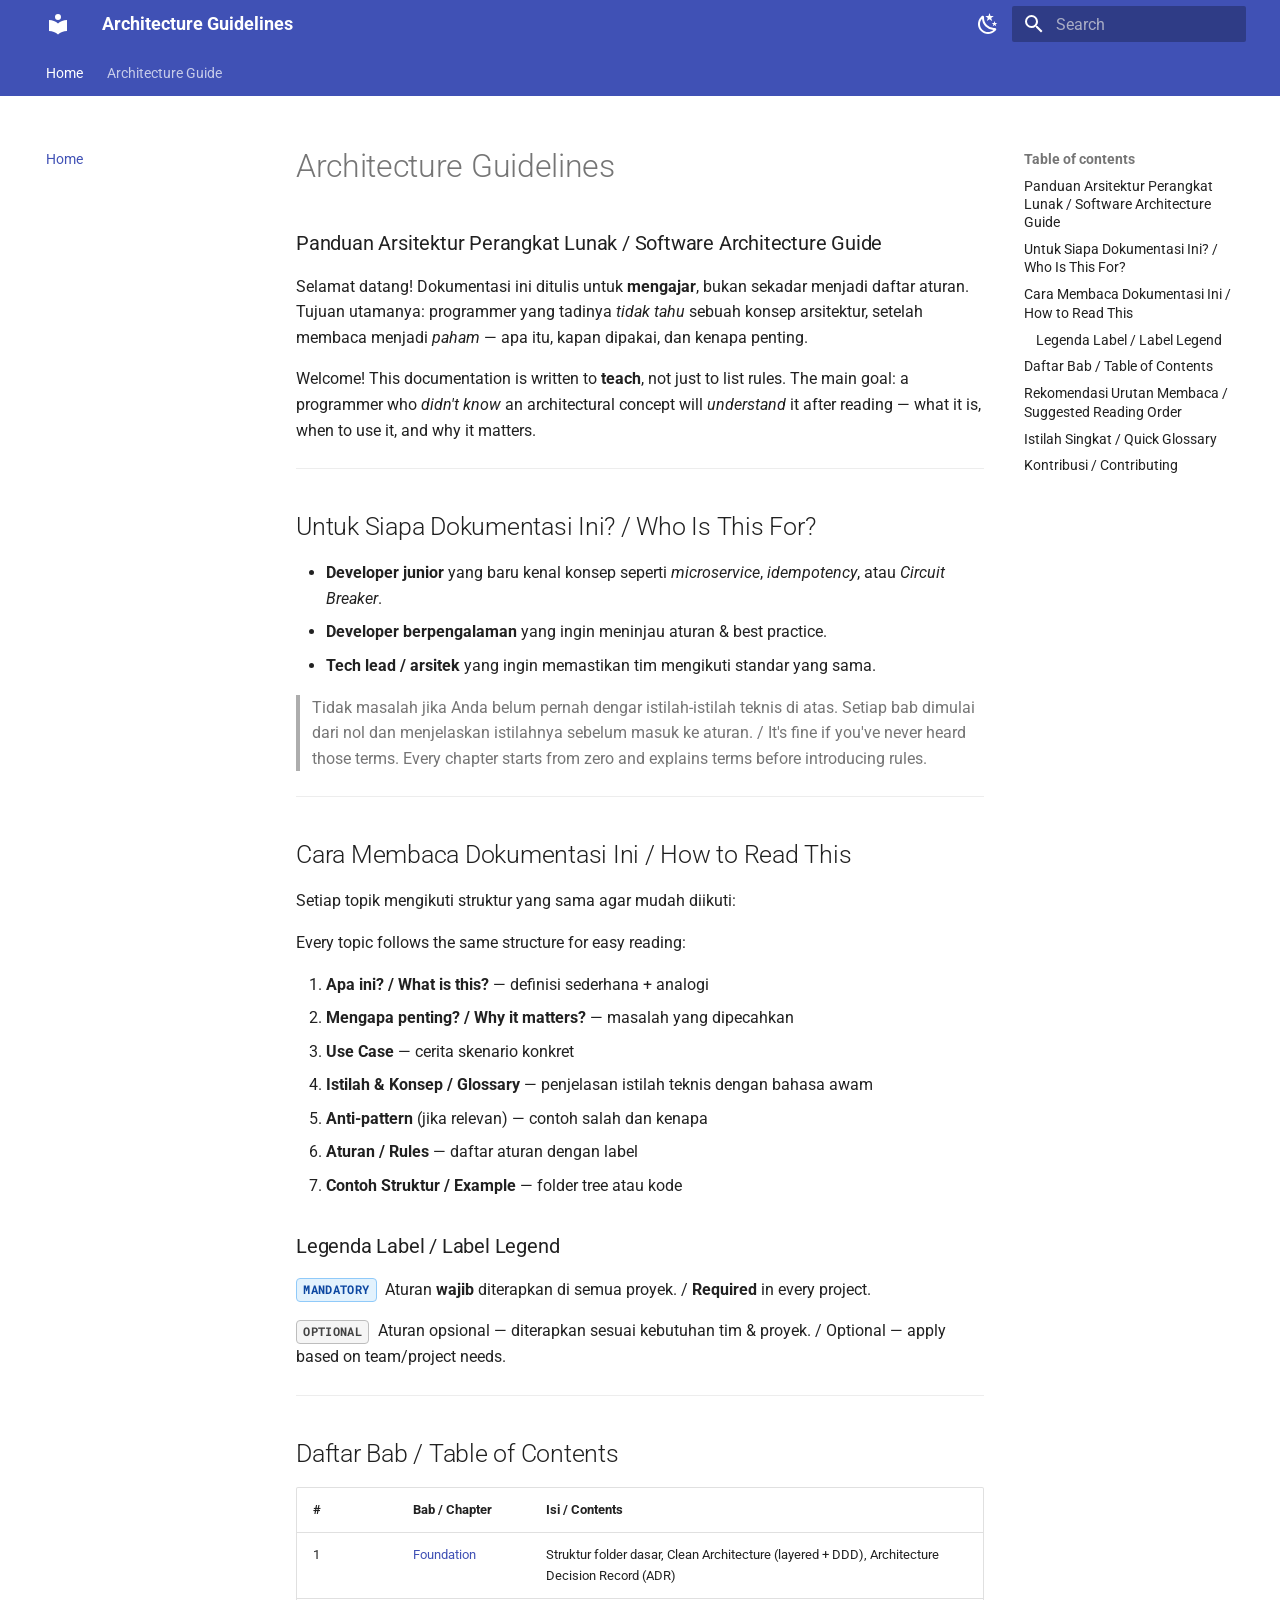
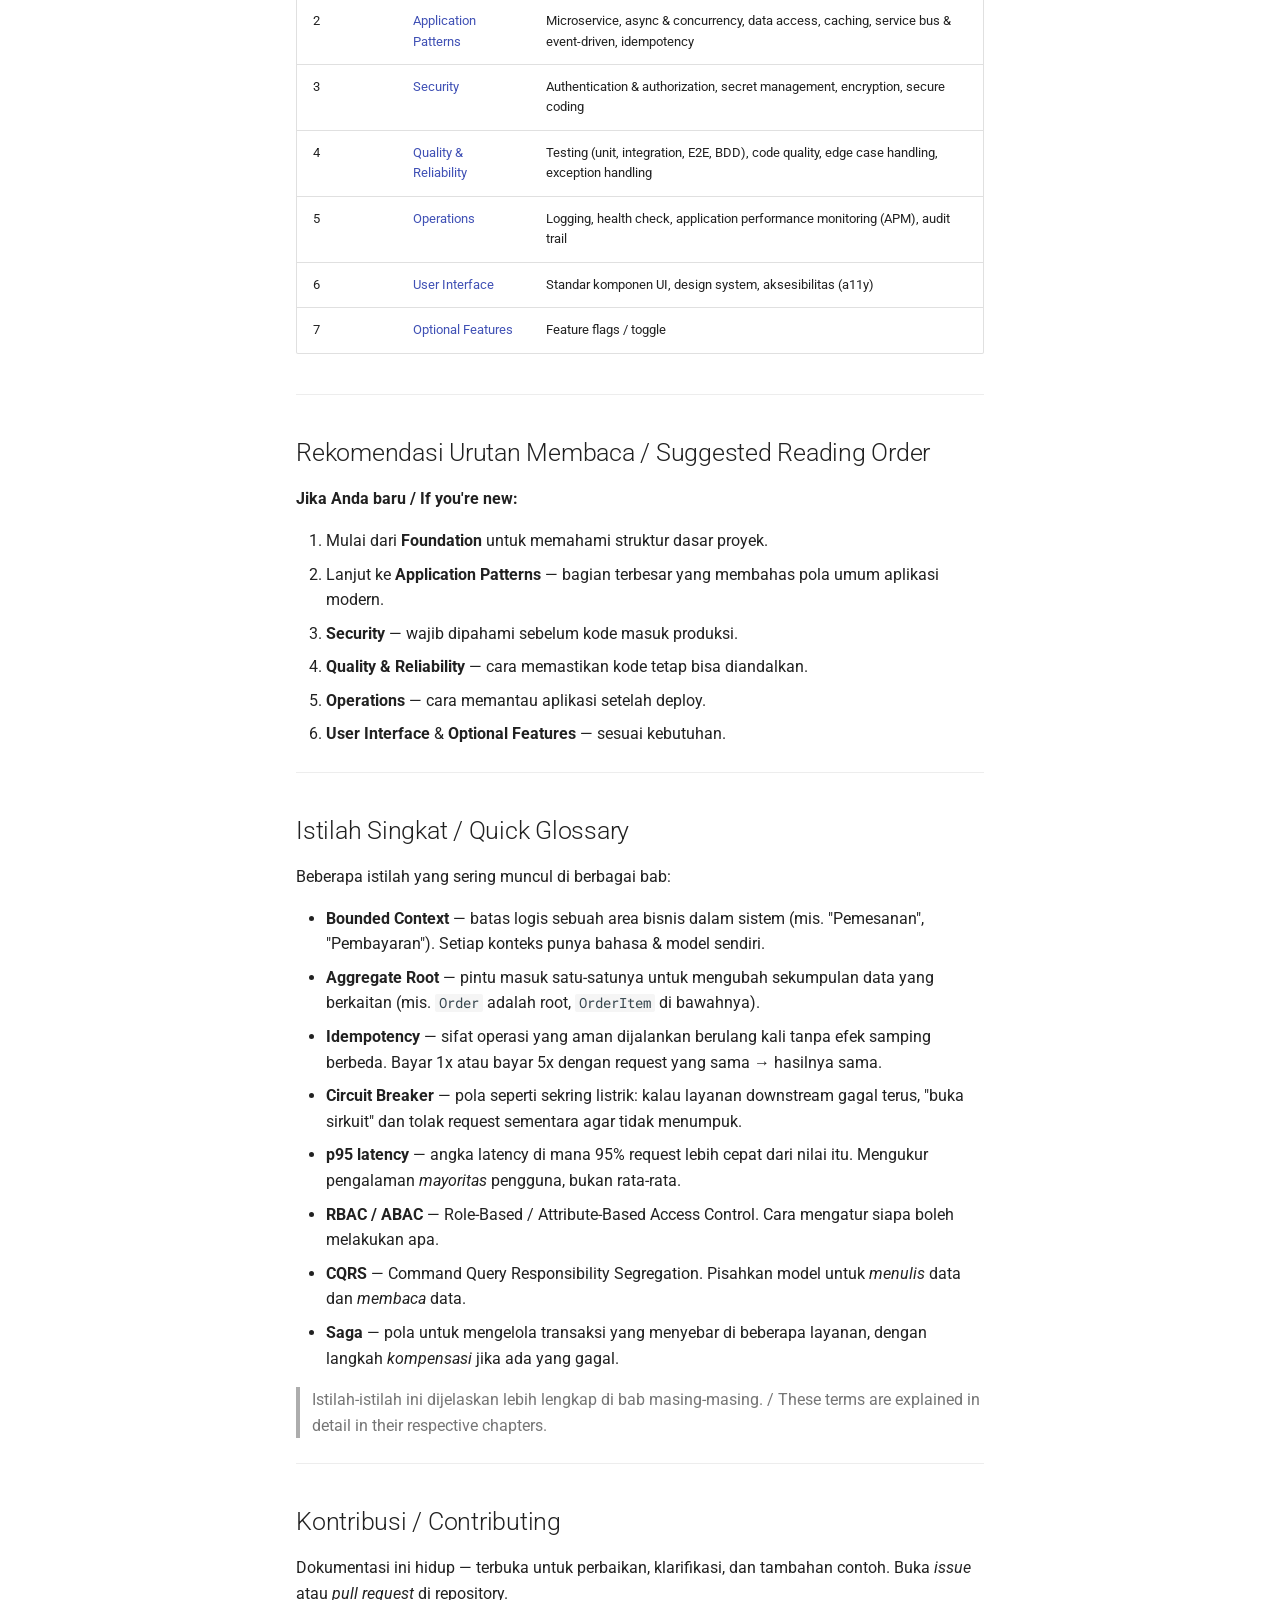
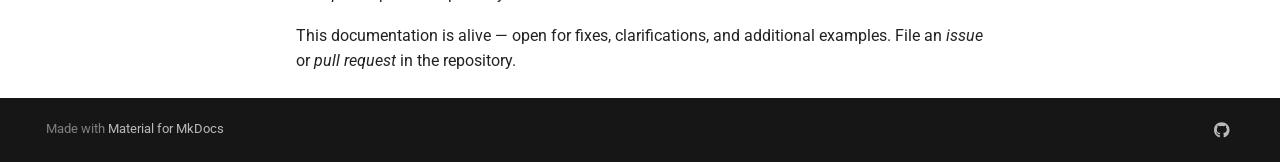
<file: index.html>
<!doctype html>
<html lang="en" class="no-js">
  <head>
    
      <meta charset="utf-8">
      <meta name="viewport" content="width=device-width,initial-scale=1">
      
        <meta name="description" content="Panduan arsitektur perangkat lunak untuk semua level developer / Software architecture guidelines for developers at every level.">
      
      
        <meta name="author" content="Architecture Team">
      
      
      
      
        <link rel="next" href="architecture/01-foundation/">
      
      
      <link rel="icon" href="assets/images/favicon.png">
      <meta name="generator" content="mkdocs-1.6.1, mkdocs-material-9.5.42">
    
    
      
        <title>Architecture Guidelines</title>
      
    
    
      <link rel="stylesheet" href="assets/stylesheets/main.0253249f.min.css">
      
        
        <link rel="stylesheet" href="assets/stylesheets/palette.06af60db.min.css">
      
      


    
    
      
    
    
      
        
        
        <link rel="preconnect" href="https://fonts.gstatic.com" crossorigin>
        <link rel="stylesheet" href="https://fonts.googleapis.com/css?family=Roboto:300,300i,400,400i,700,700i%7CRoboto+Mono:400,400i,700,700i&display=fallback">
        <style>:root{--md-text-font:"Roboto";--md-code-font:"Roboto Mono"}</style>
      
    
    
      <link rel="stylesheet" href="stylesheets/extra.css">
    
    <script>__md_scope=new URL(".",location),__md_hash=e=>[...e].reduce(((e,_)=>(e<<5)-e+_.charCodeAt(0)),0),__md_get=(e,_=localStorage,t=__md_scope)=>JSON.parse(_.getItem(t.pathname+"."+e)),__md_set=(e,_,t=localStorage,a=__md_scope)=>{try{t.setItem(a.pathname+"."+e,JSON.stringify(_))}catch(e){}}</script>
    
      

    
    
    
  </head>
  
  
    
    
      
    
    
    
    
    <body dir="ltr" data-md-color-scheme="default" data-md-color-primary="indigo" data-md-color-accent="indigo">
  
    
    <input class="md-toggle" data-md-toggle="drawer" type="checkbox" id="__drawer" autocomplete="off">
    <input class="md-toggle" data-md-toggle="search" type="checkbox" id="__search" autocomplete="off">
    <label class="md-overlay" for="__drawer"></label>
    <div data-md-component="skip">
      
        
        <a href="#architecture-guidelines" class="md-skip">
          Skip to content
        </a>
      
    </div>
    <div data-md-component="announce">
      
    </div>
    
    
      

<header class="md-header" data-md-component="header">
  <nav class="md-header__inner md-grid" aria-label="Header">
    <a href="." title="Architecture Guidelines" class="md-header__button md-logo" aria-label="Architecture Guidelines" data-md-component="logo">
      
  
  <svg xmlns="http://www.w3.org/2000/svg" viewBox="0 0 24 24"><path d="M12 8a3 3 0 0 0 3-3 3 3 0 0 0-3-3 3 3 0 0 0-3 3 3 3 0 0 0 3 3m0 3.54C9.64 9.35 6.5 8 3 8v11c3.5 0 6.64 1.35 9 3.54 2.36-2.19 5.5-3.54 9-3.54V8c-3.5 0-6.64 1.35-9 3.54"/></svg>

    </a>
    <label class="md-header__button md-icon" for="__drawer">
      
      <svg xmlns="http://www.w3.org/2000/svg" viewBox="0 0 24 24"><path d="M3 6h18v2H3zm0 5h18v2H3zm0 5h18v2H3z"/></svg>
    </label>
    <div class="md-header__title" data-md-component="header-title">
      <div class="md-header__ellipsis">
        <div class="md-header__topic">
          <span class="md-ellipsis">
            Architecture Guidelines
          </span>
        </div>
        <div class="md-header__topic" data-md-component="header-topic">
          <span class="md-ellipsis">
            
              Home
            
          </span>
        </div>
      </div>
    </div>
    
      
        <form class="md-header__option" data-md-component="palette">
  
    
    
    
    <input class="md-option" data-md-color-media="(prefers-color-scheme: light)" data-md-color-scheme="default" data-md-color-primary="indigo" data-md-color-accent="indigo"  aria-label="Switch to dark mode"  type="radio" name="__palette" id="__palette_0">
    
      <label class="md-header__button md-icon" title="Switch to dark mode" for="__palette_1" hidden>
        <svg xmlns="http://www.w3.org/2000/svg" viewBox="0 0 24 24"><path d="m17.75 4.09-2.53 1.94.91 3.06-2.63-1.81-2.63 1.81.91-3.06-2.53-1.94L12.44 4l1.06-3 1.06 3zm3.5 6.91-1.64 1.25.59 1.98-1.7-1.17-1.7 1.17.59-1.98L15.75 11l2.06-.05L18.5 9l.69 1.95zm-2.28 4.95c.83-.08 1.72 1.1 1.19 1.85-.32.45-.66.87-1.08 1.27C15.17 23 8.84 23 4.94 19.07c-3.91-3.9-3.91-10.24 0-14.14.4-.4.82-.76 1.27-1.08.75-.53 1.93.36 1.85 1.19-.27 2.86.69 5.83 2.89 8.02a9.96 9.96 0 0 0 8.02 2.89m-1.64 2.02a12.08 12.08 0 0 1-7.8-3.47c-2.17-2.19-3.33-5-3.49-7.82-2.81 3.14-2.7 7.96.31 10.98 3.02 3.01 7.84 3.12 10.98.31"/></svg>
      </label>
    
  
    
    
    
    <input class="md-option" data-md-color-media="(prefers-color-scheme: dark)" data-md-color-scheme="slate" data-md-color-primary="indigo" data-md-color-accent="indigo"  aria-label="Switch to light mode"  type="radio" name="__palette" id="__palette_1">
    
      <label class="md-header__button md-icon" title="Switch to light mode" for="__palette_0" hidden>
        <svg xmlns="http://www.w3.org/2000/svg" viewBox="0 0 24 24"><path d="M12 7a5 5 0 0 1 5 5 5 5 0 0 1-5 5 5 5 0 0 1-5-5 5 5 0 0 1 5-5m0 2a3 3 0 0 0-3 3 3 3 0 0 0 3 3 3 3 0 0 0 3-3 3 3 0 0 0-3-3m0-7 2.39 3.42C13.65 5.15 12.84 5 12 5s-1.65.15-2.39.42zM3.34 7l4.16-.35A7.2 7.2 0 0 0 5.94 8.5c-.44.74-.69 1.5-.83 2.29zm.02 10 1.76-3.77a7.131 7.131 0 0 0 2.38 4.14zM20.65 7l-1.77 3.79a7.02 7.02 0 0 0-2.38-4.15zm-.01 10-4.14.36c.59-.51 1.12-1.14 1.54-1.86.42-.73.69-1.5.83-2.29zM12 22l-2.41-3.44c.74.27 1.55.44 2.41.44.82 0 1.63-.17 2.37-.44z"/></svg>
      </label>
    
  
</form>
      
    
    
      <script>var palette=__md_get("__palette");if(palette&&palette.color){if("(prefers-color-scheme)"===palette.color.media){var media=matchMedia("(prefers-color-scheme: light)"),input=document.querySelector(media.matches?"[data-md-color-media='(prefers-color-scheme: light)']":"[data-md-color-media='(prefers-color-scheme: dark)']");palette.color.media=input.getAttribute("data-md-color-media"),palette.color.scheme=input.getAttribute("data-md-color-scheme"),palette.color.primary=input.getAttribute("data-md-color-primary"),palette.color.accent=input.getAttribute("data-md-color-accent")}for(var[key,value]of Object.entries(palette.color))document.body.setAttribute("data-md-color-"+key,value)}</script>
    
    
    
      <label class="md-header__button md-icon" for="__search">
        
        <svg xmlns="http://www.w3.org/2000/svg" viewBox="0 0 24 24"><path d="M9.5 3A6.5 6.5 0 0 1 16 9.5c0 1.61-.59 3.09-1.56 4.23l.27.27h.79l5 5-1.5 1.5-5-5v-.79l-.27-.27A6.52 6.52 0 0 1 9.5 16 6.5 6.5 0 0 1 3 9.5 6.5 6.5 0 0 1 9.5 3m0 2C7 5 5 7 5 9.5S7 14 9.5 14 14 12 14 9.5 12 5 9.5 5"/></svg>
      </label>
      <div class="md-search" data-md-component="search" role="dialog">
  <label class="md-search__overlay" for="__search"></label>
  <div class="md-search__inner" role="search">
    <form class="md-search__form" name="search">
      <input type="text" class="md-search__input" name="query" aria-label="Search" placeholder="Search" autocapitalize="off" autocorrect="off" autocomplete="off" spellcheck="false" data-md-component="search-query" required>
      <label class="md-search__icon md-icon" for="__search">
        
        <svg xmlns="http://www.w3.org/2000/svg" viewBox="0 0 24 24"><path d="M9.5 3A6.5 6.5 0 0 1 16 9.5c0 1.61-.59 3.09-1.56 4.23l.27.27h.79l5 5-1.5 1.5-5-5v-.79l-.27-.27A6.52 6.52 0 0 1 9.5 16 6.5 6.5 0 0 1 3 9.5 6.5 6.5 0 0 1 9.5 3m0 2C7 5 5 7 5 9.5S7 14 9.5 14 14 12 14 9.5 12 5 9.5 5"/></svg>
        
        <svg xmlns="http://www.w3.org/2000/svg" viewBox="0 0 24 24"><path d="M20 11v2H8l5.5 5.5-1.42 1.42L4.16 12l7.92-7.92L13.5 5.5 8 11z"/></svg>
      </label>
      <nav class="md-search__options" aria-label="Search">
        
          <a href="javascript:void(0)" class="md-search__icon md-icon" title="Share" aria-label="Share" data-clipboard data-clipboard-text="" data-md-component="search-share" tabindex="-1">
            
            <svg xmlns="http://www.w3.org/2000/svg" viewBox="0 0 24 24"><path d="M18 16.08c-.76 0-1.44.3-1.96.77L8.91 12.7c.05-.23.09-.46.09-.7s-.04-.47-.09-.7l7.05-4.11c.54.5 1.25.81 2.04.81a3 3 0 0 0 3-3 3 3 0 0 0-3-3 3 3 0 0 0-3 3c0 .24.04.47.09.7L8.04 9.81C7.5 9.31 6.79 9 6 9a3 3 0 0 0-3 3 3 3 0 0 0 3 3c.79 0 1.5-.31 2.04-.81l7.12 4.15c-.05.21-.08.43-.08.66 0 1.61 1.31 2.91 2.92 2.91s2.92-1.3 2.92-2.91A2.92 2.92 0 0 0 18 16.08"/></svg>
          </a>
        
        <button type="reset" class="md-search__icon md-icon" title="Clear" aria-label="Clear" tabindex="-1">
          
          <svg xmlns="http://www.w3.org/2000/svg" viewBox="0 0 24 24"><path d="M19 6.41 17.59 5 12 10.59 6.41 5 5 6.41 10.59 12 5 17.59 6.41 19 12 13.41 17.59 19 19 17.59 13.41 12z"/></svg>
        </button>
      </nav>
      
        <div class="md-search__suggest" data-md-component="search-suggest"></div>
      
    </form>
    <div class="md-search__output">
      <div class="md-search__scrollwrap" tabindex="0" data-md-scrollfix>
        <div class="md-search-result" data-md-component="search-result">
          <div class="md-search-result__meta">
            Initializing search
          </div>
          <ol class="md-search-result__list" role="presentation"></ol>
        </div>
      </div>
    </div>
  </div>
</div>
    
    
  </nav>
  
</header>
    
    <div class="md-container" data-md-component="container">
      
      
        
          
            
<nav class="md-tabs" aria-label="Tabs" data-md-component="tabs">
  <div class="md-grid">
    <ul class="md-tabs__list">
      
        
  
  
    
  
  
    <li class="md-tabs__item md-tabs__item--active">
      <a href="." class="md-tabs__link">
        
  
    
  
  Home

      </a>
    </li>
  

      
        
  
  
  
    
    
      <li class="md-tabs__item">
        <a href="architecture/01-foundation/" class="md-tabs__link">
          
  
    
  
  Architecture Guide

        </a>
      </li>
    
  

      
    </ul>
  </div>
</nav>
          
        
      
      <main class="md-main" data-md-component="main">
        <div class="md-main__inner md-grid">
          
            
              
              <div class="md-sidebar md-sidebar--primary" data-md-component="sidebar" data-md-type="navigation" >
                <div class="md-sidebar__scrollwrap">
                  <div class="md-sidebar__inner">
                    


  


<nav class="md-nav md-nav--primary md-nav--lifted" aria-label="Navigation" data-md-level="0">
  <label class="md-nav__title" for="__drawer">
    <a href="." title="Architecture Guidelines" class="md-nav__button md-logo" aria-label="Architecture Guidelines" data-md-component="logo">
      
  
  <svg xmlns="http://www.w3.org/2000/svg" viewBox="0 0 24 24"><path d="M12 8a3 3 0 0 0 3-3 3 3 0 0 0-3-3 3 3 0 0 0-3 3 3 3 0 0 0 3 3m0 3.54C9.64 9.35 6.5 8 3 8v11c3.5 0 6.64 1.35 9 3.54 2.36-2.19 5.5-3.54 9-3.54V8c-3.5 0-6.64 1.35-9 3.54"/></svg>

    </a>
    Architecture Guidelines
  </label>
  
  <ul class="md-nav__list" data-md-scrollfix>
    
      
      
  
  
    
  
  
  
    <li class="md-nav__item md-nav__item--active">
      
      <input class="md-nav__toggle md-toggle" type="checkbox" id="__toc">
      
      
        
      
      
        <label class="md-nav__link md-nav__link--active" for="__toc">
          
  
  <span class="md-ellipsis">
    Home
  </span>
  

          <span class="md-nav__icon md-icon"></span>
        </label>
      
      <a href="." class="md-nav__link md-nav__link--active">
        
  
  <span class="md-ellipsis">
    Home
  </span>
  

      </a>
      
        

<nav class="md-nav md-nav--secondary" aria-label="Table of contents">
  
  
  
    
  
  
    <label class="md-nav__title" for="__toc">
      <span class="md-nav__icon md-icon"></span>
      Table of contents
    </label>
    <ul class="md-nav__list" data-md-component="toc" data-md-scrollfix>
      
        <li class="md-nav__item">
  <a href="#panduan-arsitektur-perangkat-lunak-software-architecture-guide" class="md-nav__link">
    <span class="md-ellipsis">
      Panduan Arsitektur Perangkat Lunak / Software Architecture Guide
    </span>
  </a>
  
</li>
      
        <li class="md-nav__item">
  <a href="#untuk-siapa-dokumentasi-ini-who-is-this-for" class="md-nav__link">
    <span class="md-ellipsis">
      Untuk Siapa Dokumentasi Ini? / Who Is This For?
    </span>
  </a>
  
</li>
      
        <li class="md-nav__item">
  <a href="#cara-membaca-dokumentasi-ini-how-to-read-this" class="md-nav__link">
    <span class="md-ellipsis">
      Cara Membaca Dokumentasi Ini / How to Read This
    </span>
  </a>
  
    <nav class="md-nav" aria-label="Cara Membaca Dokumentasi Ini / How to Read This">
      <ul class="md-nav__list">
        
          <li class="md-nav__item">
  <a href="#legenda-label-label-legend" class="md-nav__link">
    <span class="md-ellipsis">
      Legenda Label / Label Legend
    </span>
  </a>
  
</li>
        
      </ul>
    </nav>
  
</li>
      
        <li class="md-nav__item">
  <a href="#daftar-bab-table-of-contents" class="md-nav__link">
    <span class="md-ellipsis">
      Daftar Bab / Table of Contents
    </span>
  </a>
  
</li>
      
        <li class="md-nav__item">
  <a href="#rekomendasi-urutan-membaca-suggested-reading-order" class="md-nav__link">
    <span class="md-ellipsis">
      Rekomendasi Urutan Membaca / Suggested Reading Order
    </span>
  </a>
  
</li>
      
        <li class="md-nav__item">
  <a href="#istilah-singkat-quick-glossary" class="md-nav__link">
    <span class="md-ellipsis">
      Istilah Singkat / Quick Glossary
    </span>
  </a>
  
</li>
      
        <li class="md-nav__item">
  <a href="#kontribusi-contributing" class="md-nav__link">
    <span class="md-ellipsis">
      Kontribusi / Contributing
    </span>
  </a>
  
</li>
      
    </ul>
  
</nav>
      
    </li>
  

    
      
      
  
  
  
  
    
    
      
        
      
        
      
        
      
        
      
        
      
        
      
        
      
    
    
      
      
        
      
    
    
    <li class="md-nav__item md-nav__item--nested">
      
        
        
          
        
        <input class="md-nav__toggle md-toggle md-toggle--indeterminate" type="checkbox" id="__nav_2" >
        
          
          <label class="md-nav__link" for="__nav_2" id="__nav_2_label" tabindex="0">
            
  
  <span class="md-ellipsis">
    Architecture Guide
  </span>
  

            <span class="md-nav__icon md-icon"></span>
          </label>
        
        <nav class="md-nav" data-md-level="1" aria-labelledby="__nav_2_label" aria-expanded="false">
          <label class="md-nav__title" for="__nav_2">
            <span class="md-nav__icon md-icon"></span>
            Architecture Guide
          </label>
          <ul class="md-nav__list" data-md-scrollfix>
            
              
                
  
  
  
  
    <li class="md-nav__item">
      <a href="architecture/01-foundation/" class="md-nav__link">
        
  
  <span class="md-ellipsis">
    1. Foundation
  </span>
  

      </a>
    </li>
  

              
            
              
                
  
  
  
  
    <li class="md-nav__item">
      <a href="architecture/02-application-patterns/" class="md-nav__link">
        
  
  <span class="md-ellipsis">
    2. Application Patterns
  </span>
  

      </a>
    </li>
  

              
            
              
                
  
  
  
  
    <li class="md-nav__item">
      <a href="architecture/03-security/" class="md-nav__link">
        
  
  <span class="md-ellipsis">
    3. Security
  </span>
  

      </a>
    </li>
  

              
            
              
                
  
  
  
  
    <li class="md-nav__item">
      <a href="architecture/04-quality-reliability/" class="md-nav__link">
        
  
  <span class="md-ellipsis">
    4. Quality & Reliability
  </span>
  

      </a>
    </li>
  

              
            
              
                
  
  
  
  
    <li class="md-nav__item">
      <a href="architecture/05-operations/" class="md-nav__link">
        
  
  <span class="md-ellipsis">
    5. Operations
  </span>
  

      </a>
    </li>
  

              
            
              
                
  
  
  
  
    <li class="md-nav__item">
      <a href="architecture/06-user-interface/" class="md-nav__link">
        
  
  <span class="md-ellipsis">
    6. User Interface
  </span>
  

      </a>
    </li>
  

              
            
              
                
  
  
  
  
    <li class="md-nav__item">
      <a href="architecture/07-optional-features/" class="md-nav__link">
        
  
  <span class="md-ellipsis">
    7. Optional Features
  </span>
  

      </a>
    </li>
  

              
            
          </ul>
        </nav>
      
    </li>
  

    
  </ul>
</nav>
                  </div>
                </div>
              </div>
            
            
              
              <div class="md-sidebar md-sidebar--secondary" data-md-component="sidebar" data-md-type="toc" >
                <div class="md-sidebar__scrollwrap">
                  <div class="md-sidebar__inner">
                    

<nav class="md-nav md-nav--secondary" aria-label="Table of contents">
  
  
  
    
  
  
    <label class="md-nav__title" for="__toc">
      <span class="md-nav__icon md-icon"></span>
      Table of contents
    </label>
    <ul class="md-nav__list" data-md-component="toc" data-md-scrollfix>
      
        <li class="md-nav__item">
  <a href="#panduan-arsitektur-perangkat-lunak-software-architecture-guide" class="md-nav__link">
    <span class="md-ellipsis">
      Panduan Arsitektur Perangkat Lunak / Software Architecture Guide
    </span>
  </a>
  
</li>
      
        <li class="md-nav__item">
  <a href="#untuk-siapa-dokumentasi-ini-who-is-this-for" class="md-nav__link">
    <span class="md-ellipsis">
      Untuk Siapa Dokumentasi Ini? / Who Is This For?
    </span>
  </a>
  
</li>
      
        <li class="md-nav__item">
  <a href="#cara-membaca-dokumentasi-ini-how-to-read-this" class="md-nav__link">
    <span class="md-ellipsis">
      Cara Membaca Dokumentasi Ini / How to Read This
    </span>
  </a>
  
    <nav class="md-nav" aria-label="Cara Membaca Dokumentasi Ini / How to Read This">
      <ul class="md-nav__list">
        
          <li class="md-nav__item">
  <a href="#legenda-label-label-legend" class="md-nav__link">
    <span class="md-ellipsis">
      Legenda Label / Label Legend
    </span>
  </a>
  
</li>
        
      </ul>
    </nav>
  
</li>
      
        <li class="md-nav__item">
  <a href="#daftar-bab-table-of-contents" class="md-nav__link">
    <span class="md-ellipsis">
      Daftar Bab / Table of Contents
    </span>
  </a>
  
</li>
      
        <li class="md-nav__item">
  <a href="#rekomendasi-urutan-membaca-suggested-reading-order" class="md-nav__link">
    <span class="md-ellipsis">
      Rekomendasi Urutan Membaca / Suggested Reading Order
    </span>
  </a>
  
</li>
      
        <li class="md-nav__item">
  <a href="#istilah-singkat-quick-glossary" class="md-nav__link">
    <span class="md-ellipsis">
      Istilah Singkat / Quick Glossary
    </span>
  </a>
  
</li>
      
        <li class="md-nav__item">
  <a href="#kontribusi-contributing" class="md-nav__link">
    <span class="md-ellipsis">
      Kontribusi / Contributing
    </span>
  </a>
  
</li>
      
    </ul>
  
</nav>
                  </div>
                </div>
              </div>
            
          
          
            <div class="md-content" data-md-component="content">
              <article class="md-content__inner md-typeset">
                
                  


<h1 id="architecture-guidelines">Architecture Guidelines<a class="headerlink" href="#architecture-guidelines" title="Permanent link">&para;</a></h1>
<h3 id="panduan-arsitektur-perangkat-lunak-software-architecture-guide">Panduan Arsitektur Perangkat Lunak / Software Architecture Guide<a class="headerlink" href="#panduan-arsitektur-perangkat-lunak-software-architecture-guide" title="Permanent link">&para;</a></h3>
<p>Selamat datang! Dokumentasi ini ditulis untuk <strong>mengajar</strong>, bukan sekadar menjadi daftar aturan. Tujuan utamanya: programmer yang tadinya <em>tidak tahu</em> sebuah konsep arsitektur, setelah membaca menjadi <em>paham</em> — apa itu, kapan dipakai, dan kenapa penting.</p>
<p>Welcome! This documentation is written to <strong>teach</strong>, not just to list rules. The main goal: a programmer who <em>didn't know</em> an architectural concept will <em>understand</em> it after reading — what it is, when to use it, and why it matters.</p>
<hr />
<h2 id="untuk-siapa-dokumentasi-ini-who-is-this-for">Untuk Siapa Dokumentasi Ini? / Who Is This For?<a class="headerlink" href="#untuk-siapa-dokumentasi-ini-who-is-this-for" title="Permanent link">&para;</a></h2>
<ul>
<li><strong>Developer junior</strong> yang baru kenal konsep seperti <em>microservice</em>, <em>idempotency</em>, atau <em>Circuit Breaker</em>.</li>
<li><strong>Developer berpengalaman</strong> yang ingin meninjau aturan &amp; best practice.</li>
<li><strong>Tech lead / arsitek</strong> yang ingin memastikan tim mengikuti standar yang sama.</li>
</ul>
<blockquote>
<p>Tidak masalah jika Anda belum pernah dengar istilah-istilah teknis di atas. Setiap bab dimulai dari nol dan menjelaskan istilahnya sebelum masuk ke aturan. / It's fine if you've never heard those terms. Every chapter starts from zero and explains terms before introducing rules.</p>
</blockquote>
<hr />
<h2 id="cara-membaca-dokumentasi-ini-how-to-read-this">Cara Membaca Dokumentasi Ini / How to Read This<a class="headerlink" href="#cara-membaca-dokumentasi-ini-how-to-read-this" title="Permanent link">&para;</a></h2>
<p>Setiap topik mengikuti struktur yang sama agar mudah diikuti:</p>
<p>Every topic follows the same structure for easy reading:</p>
<ol>
<li><strong>Apa ini? / What is this?</strong> — definisi sederhana + analogi</li>
<li><strong>Mengapa penting? / Why it matters?</strong> — masalah yang dipecahkan</li>
<li><strong>Use Case</strong> — cerita skenario konkret</li>
<li><strong>Istilah &amp; Konsep / Glossary</strong> — penjelasan istilah teknis dengan bahasa awam</li>
<li><strong>Anti-pattern</strong> (jika relevan) — contoh salah dan kenapa</li>
<li><strong>Aturan / Rules</strong> — daftar aturan dengan label</li>
<li><strong>Contoh Struktur / Example</strong> — folder tree atau kode</li>
</ol>
<h3 id="legenda-label-label-legend">Legenda Label / Label Legend<a class="headerlink" href="#legenda-label-label-legend" title="Permanent link">&para;</a></h3>
<p><span class="badge badge-mandatory">Mandatory</span> Aturan <strong>wajib</strong> diterapkan di semua proyek. / <strong>Required</strong> in every project.</p>
<p><span class="badge badge-optional">Optional</span> Aturan opsional — diterapkan sesuai kebutuhan tim &amp; proyek. / Optional — apply based on team/project needs.</p>
<hr />
<h2 id="daftar-bab-table-of-contents">Daftar Bab / Table of Contents<a class="headerlink" href="#daftar-bab-table-of-contents" title="Permanent link">&para;</a></h2>
<table>
<thead>
<tr>
<th>#</th>
<th>Bab / Chapter</th>
<th>Isi / Contents</th>
</tr>
</thead>
<tbody>
<tr>
<td>1</td>
<td><a href="architecture/01-foundation/">Foundation</a></td>
<td>Struktur folder dasar, Clean Architecture (layered + DDD), Architecture Decision Record (ADR)</td>
</tr>
<tr>
<td>2</td>
<td><a href="architecture/02-application-patterns/">Application Patterns</a></td>
<td>Microservice, async &amp; concurrency, data access, caching, service bus &amp; event-driven, idempotency</td>
</tr>
<tr>
<td>3</td>
<td><a href="architecture/03-security/">Security</a></td>
<td>Authentication &amp; authorization, secret management, encryption, secure coding</td>
</tr>
<tr>
<td>4</td>
<td><a href="architecture/04-quality-reliability/">Quality &amp; Reliability</a></td>
<td>Testing (unit, integration, E2E, BDD), code quality, edge case handling, exception handling</td>
</tr>
<tr>
<td>5</td>
<td><a href="architecture/05-operations/">Operations</a></td>
<td>Logging, health check, application performance monitoring (APM), audit trail</td>
</tr>
<tr>
<td>6</td>
<td><a href="architecture/06-user-interface/">User Interface</a></td>
<td>Standar komponen UI, design system, aksesibilitas (a11y)</td>
</tr>
<tr>
<td>7</td>
<td><a href="architecture/07-optional-features/">Optional Features</a></td>
<td>Feature flags / toggle</td>
</tr>
</tbody>
</table>
<hr />
<h2 id="rekomendasi-urutan-membaca-suggested-reading-order">Rekomendasi Urutan Membaca / Suggested Reading Order<a class="headerlink" href="#rekomendasi-urutan-membaca-suggested-reading-order" title="Permanent link">&para;</a></h2>
<p><strong>Jika Anda baru / If you're new:</strong></p>
<ol>
<li>Mulai dari <strong>Foundation</strong> untuk memahami struktur dasar proyek.</li>
<li>Lanjut ke <strong>Application Patterns</strong> — bagian terbesar yang membahas pola umum aplikasi modern.</li>
<li><strong>Security</strong> — wajib dipahami sebelum kode masuk produksi.</li>
<li><strong>Quality &amp; Reliability</strong> — cara memastikan kode tetap bisa diandalkan.</li>
<li><strong>Operations</strong> — cara memantau aplikasi setelah deploy.</li>
<li><strong>User Interface</strong> &amp; <strong>Optional Features</strong> — sesuai kebutuhan.</li>
</ol>
<hr />
<h2 id="istilah-singkat-quick-glossary">Istilah Singkat / Quick Glossary<a class="headerlink" href="#istilah-singkat-quick-glossary" title="Permanent link">&para;</a></h2>
<p>Beberapa istilah yang sering muncul di berbagai bab:</p>
<ul>
<li><strong>Bounded Context</strong> — batas logis sebuah area bisnis dalam sistem (mis. "Pemesanan", "Pembayaran"). Setiap konteks punya bahasa &amp; model sendiri.</li>
<li><strong>Aggregate Root</strong> — pintu masuk satu-satunya untuk mengubah sekumpulan data yang berkaitan (mis. <code>Order</code> adalah root, <code>OrderItem</code> di bawahnya).</li>
<li><strong>Idempotency</strong> — sifat operasi yang aman dijalankan berulang kali tanpa efek samping berbeda. Bayar 1x atau bayar 5x dengan request yang sama → hasilnya sama.</li>
<li><strong>Circuit Breaker</strong> — pola seperti sekring listrik: kalau layanan downstream gagal terus, "buka sirkuit" dan tolak request sementara agar tidak menumpuk.</li>
<li><strong>p95 latency</strong> — angka latency di mana 95% request lebih cepat dari nilai itu. Mengukur pengalaman <em>mayoritas</em> pengguna, bukan rata-rata.</li>
<li><strong>RBAC / ABAC</strong> — Role-Based / Attribute-Based Access Control. Cara mengatur siapa boleh melakukan apa.</li>
<li><strong>CQRS</strong> — Command Query Responsibility Segregation. Pisahkan model untuk <em>menulis</em> data dan <em>membaca</em> data.</li>
<li><strong>Saga</strong> — pola untuk mengelola transaksi yang menyebar di beberapa layanan, dengan langkah <em>kompensasi</em> jika ada yang gagal.</li>
</ul>
<blockquote>
<p>Istilah-istilah ini dijelaskan lebih lengkap di bab masing-masing. / These terms are explained in detail in their respective chapters.</p>
</blockquote>
<hr />
<h2 id="kontribusi-contributing">Kontribusi / Contributing<a class="headerlink" href="#kontribusi-contributing" title="Permanent link">&para;</a></h2>
<p>Dokumentasi ini hidup — terbuka untuk perbaikan, klarifikasi, dan tambahan contoh. Buka <em>issue</em> atau <em>pull request</em> di repository.</p>
<p>This documentation is alive — open for fixes, clarifications, and additional examples. File an <em>issue</em> or <em>pull request</em> in the repository.</p>












                
              </article>
            </div>
          
          
  <script>var tabs=__md_get("__tabs");if(Array.isArray(tabs))e:for(var set of document.querySelectorAll(".tabbed-set")){var labels=set.querySelector(".tabbed-labels");for(var tab of tabs)for(var label of labels.getElementsByTagName("label"))if(label.innerText.trim()===tab){var input=document.getElementById(label.htmlFor);input.checked=!0;continue e}}</script>

<script>var target=document.getElementById(location.hash.slice(1));target&&target.name&&(target.checked=target.name.startsWith("__tabbed_"))</script>
        </div>
        
          <button type="button" class="md-top md-icon" data-md-component="top" hidden>
  
  <svg xmlns="http://www.w3.org/2000/svg" viewBox="0 0 24 24"><path d="M13 20h-2V8l-5.5 5.5-1.42-1.42L12 4.16l7.92 7.92-1.42 1.42L13 8z"/></svg>
  Back to top
</button>
        
      </main>
      
        <footer class="md-footer">
  
  <div class="md-footer-meta md-typeset">
    <div class="md-footer-meta__inner md-grid">
      <div class="md-copyright">
  
  
    Made with
    <a href="https://squidfunk.github.io/mkdocs-material/" target="_blank" rel="noopener">
      Material for MkDocs
    </a>
  
</div>
      
        <div class="md-social">
  
    
    
    
    
      
      
    
    <a href="https://github.com/" target="_blank" rel="noopener" title="github.com" class="md-social__link">
      <svg xmlns="http://www.w3.org/2000/svg" viewBox="0 0 496 512"><!--! Font Awesome Free 6.6.0 by @fontawesome - https://fontawesome.com License - https://fontawesome.com/license/free (Icons: CC BY 4.0, Fonts: SIL OFL 1.1, Code: MIT License) Copyright 2024 Fonticons, Inc.--><path d="M165.9 397.4c0 2-2.3 3.6-5.2 3.6-3.3.3-5.6-1.3-5.6-3.6 0-2 2.3-3.6 5.2-3.6 3-.3 5.6 1.3 5.6 3.6m-31.1-4.5c-.7 2 1.3 4.3 4.3 4.9 2.6 1 5.6 0 6.2-2s-1.3-4.3-4.3-5.2c-2.6-.7-5.5.3-6.2 2.3m44.2-1.7c-2.9.7-4.9 2.6-4.6 4.9.3 2 2.9 3.3 5.9 2.6 2.9-.7 4.9-2.6 4.6-4.6-.3-1.9-3-3.2-5.9-2.9M244.8 8C106.1 8 0 113.3 0 252c0 110.9 69.8 205.8 169.5 239.2 12.8 2.3 17.3-5.6 17.3-12.1 0-6.2-.3-40.4-.3-61.4 0 0-70 15-84.7-29.8 0 0-11.4-29.1-27.8-36.6 0 0-22.9-15.7 1.6-15.4 0 0 24.9 2 38.6 25.8 21.9 38.6 58.6 27.5 72.9 20.9 2.3-16 8.8-27.1 16-33.7-55.9-6.2-112.3-14.3-112.3-110.5 0-27.5 7.6-41.3 23.6-58.9-2.6-6.5-11.1-33.3 2.6-67.9 20.9-6.5 69 27 69 27 20-5.6 41.5-8.5 62.8-8.5s42.8 2.9 62.8 8.5c0 0 48.1-33.6 69-27 13.7 34.7 5.2 61.4 2.6 67.9 16 17.7 25.8 31.5 25.8 58.9 0 96.5-58.9 104.2-114.8 110.5 9.2 7.9 17 22.9 17 46.4 0 33.7-.3 75.4-.3 83.6 0 6.5 4.6 14.4 17.3 12.1C428.2 457.8 496 362.9 496 252 496 113.3 383.5 8 244.8 8M97.2 352.9c-1.3 1-1 3.3.7 5.2 1.6 1.6 3.9 2.3 5.2 1 1.3-1 1-3.3-.7-5.2-1.6-1.6-3.9-2.3-5.2-1m-10.8-8.1c-.7 1.3.3 2.9 2.3 3.9 1.6 1 3.6.7 4.3-.7.7-1.3-.3-2.9-2.3-3.9-2-.6-3.6-.3-4.3.7m32.4 35.6c-1.6 1.3-1 4.3 1.3 6.2 2.3 2.3 5.2 2.6 6.5 1 1.3-1.3.7-4.3-1.3-6.2-2.2-2.3-5.2-2.6-6.5-1m-11.4-14.7c-1.6 1-1.6 3.6 0 5.9s4.3 3.3 5.6 2.3c1.6-1.3 1.6-3.9 0-6.2-1.4-2.3-4-3.3-5.6-2"/></svg>
    </a>
  
</div>
      
    </div>
  </div>
</footer>
      
    </div>
    <div class="md-dialog" data-md-component="dialog">
      <div class="md-dialog__inner md-typeset"></div>
    </div>
    
    
    <script id="__config" type="application/json">{"base": ".", "features": ["navigation.tabs", "navigation.sections", "navigation.expand", "navigation.top", "navigation.indexes", "navigation.tracking", "toc.follow", "search.suggest", "search.highlight", "search.share", "content.code.copy", "content.code.annotate", "content.tabs.link"], "search": "assets/javascripts/workers/search.6ce7567c.min.js", "translations": {"clipboard.copied": "Copied to clipboard", "clipboard.copy": "Copy to clipboard", "search.result.more.one": "1 more on this page", "search.result.more.other": "# more on this page", "search.result.none": "No matching documents", "search.result.one": "1 matching document", "search.result.other": "# matching documents", "search.result.placeholder": "Type to start searching", "search.result.term.missing": "Missing", "select.version": "Select version"}}</script>
    
    
      <script src="assets/javascripts/bundle.83f73b43.min.js"></script>
      
    
  </body>
</html>
</file>
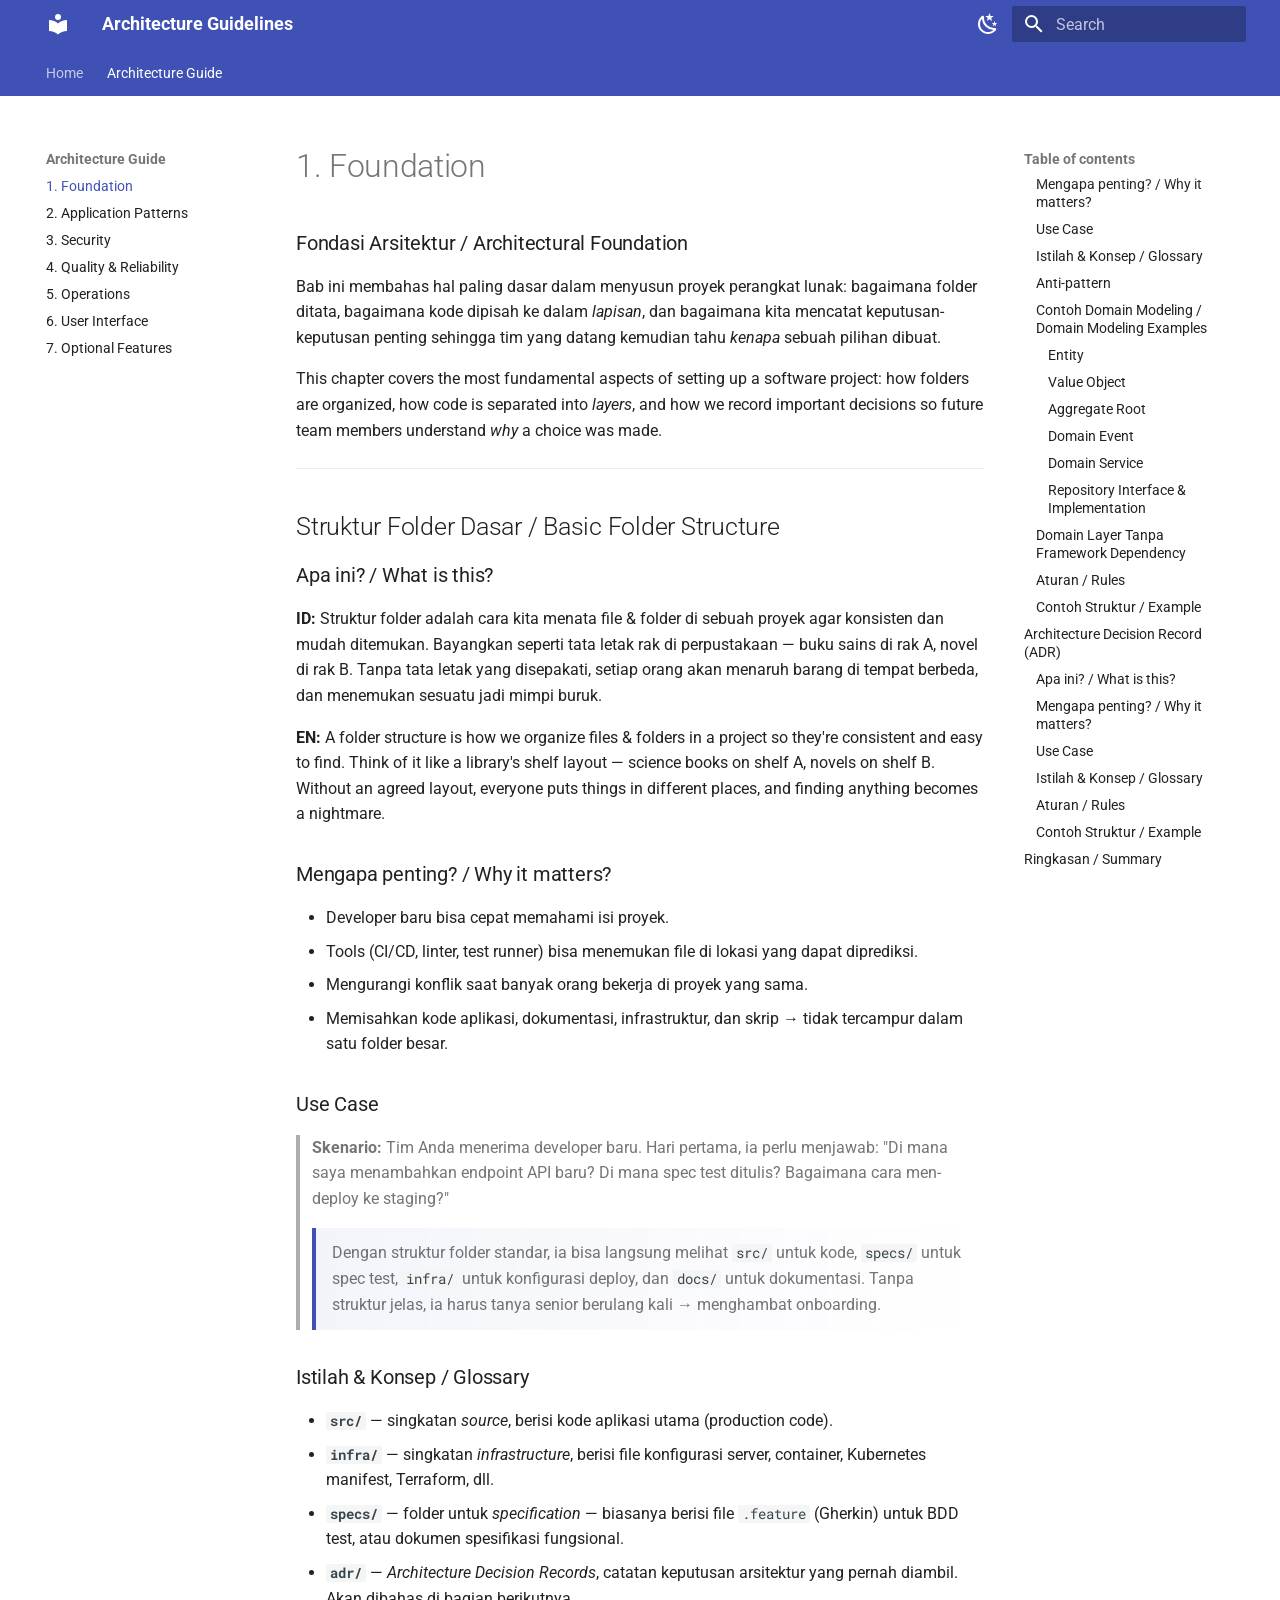
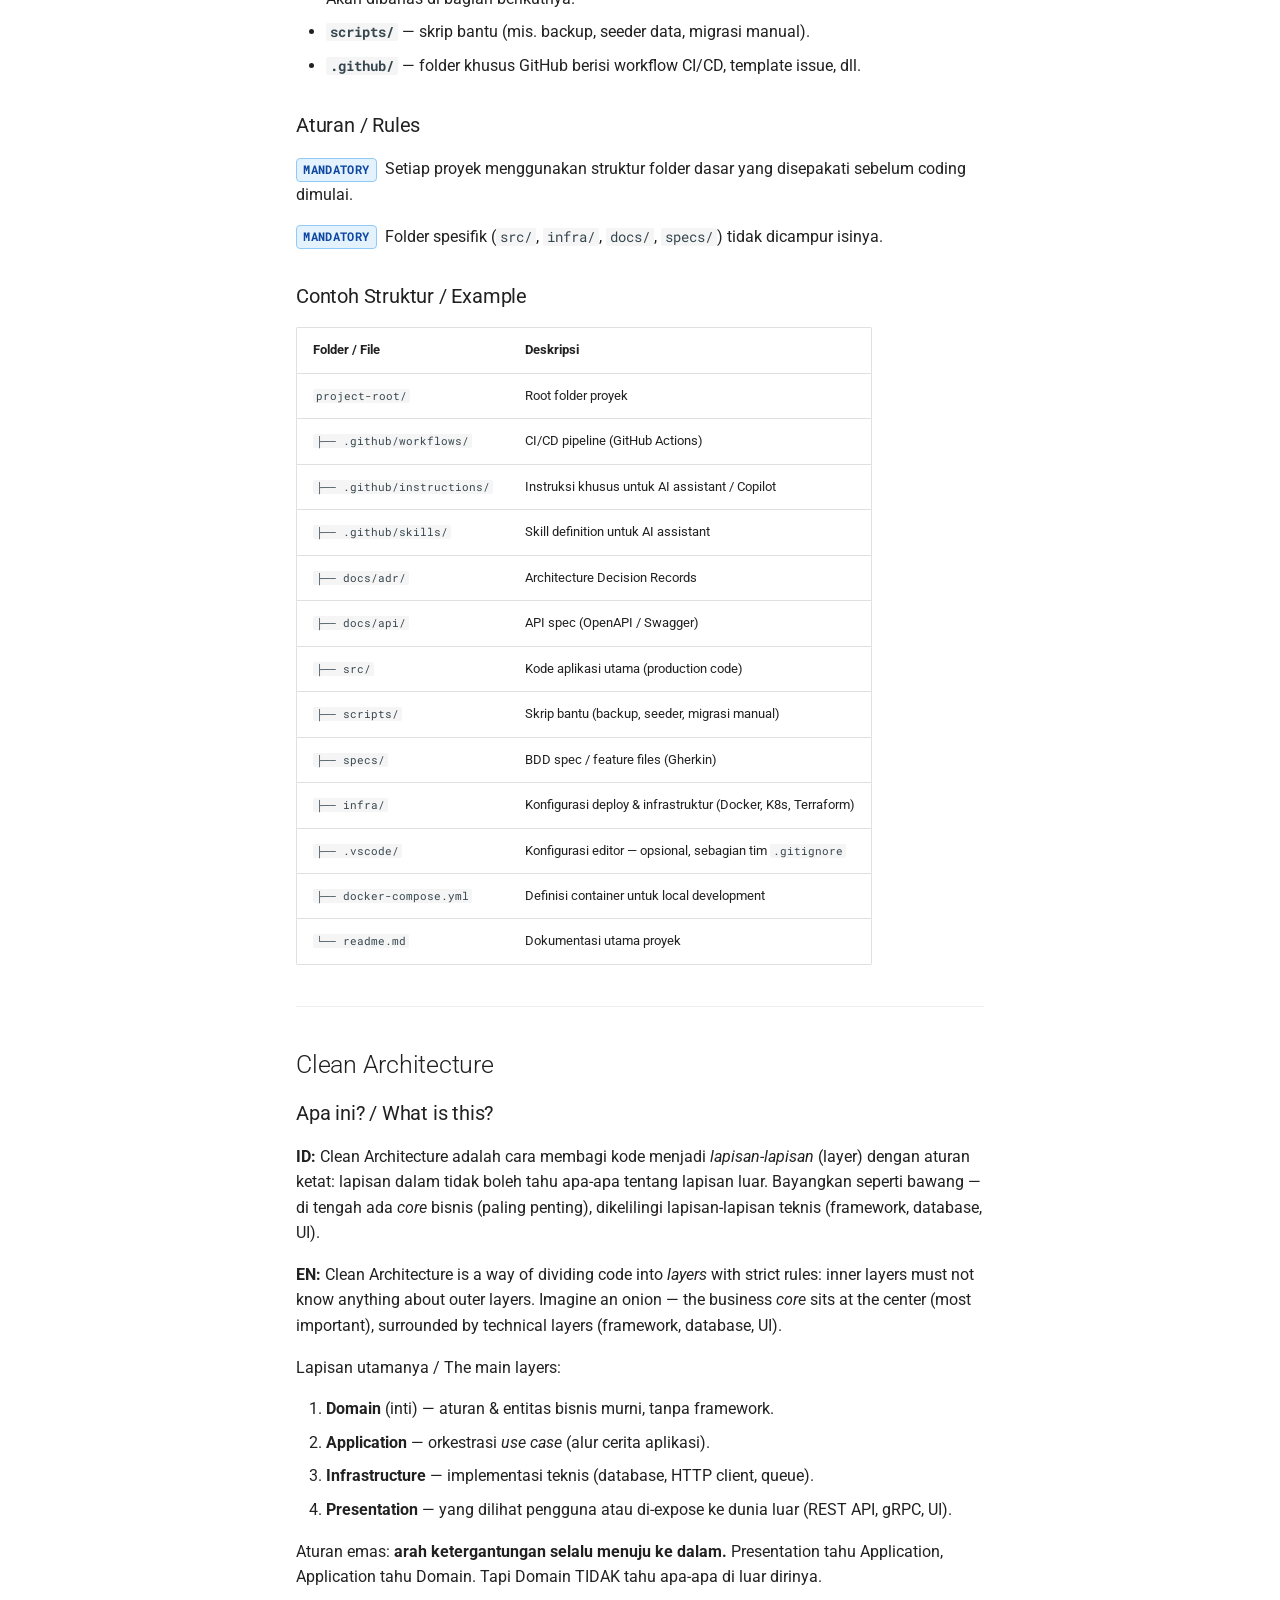
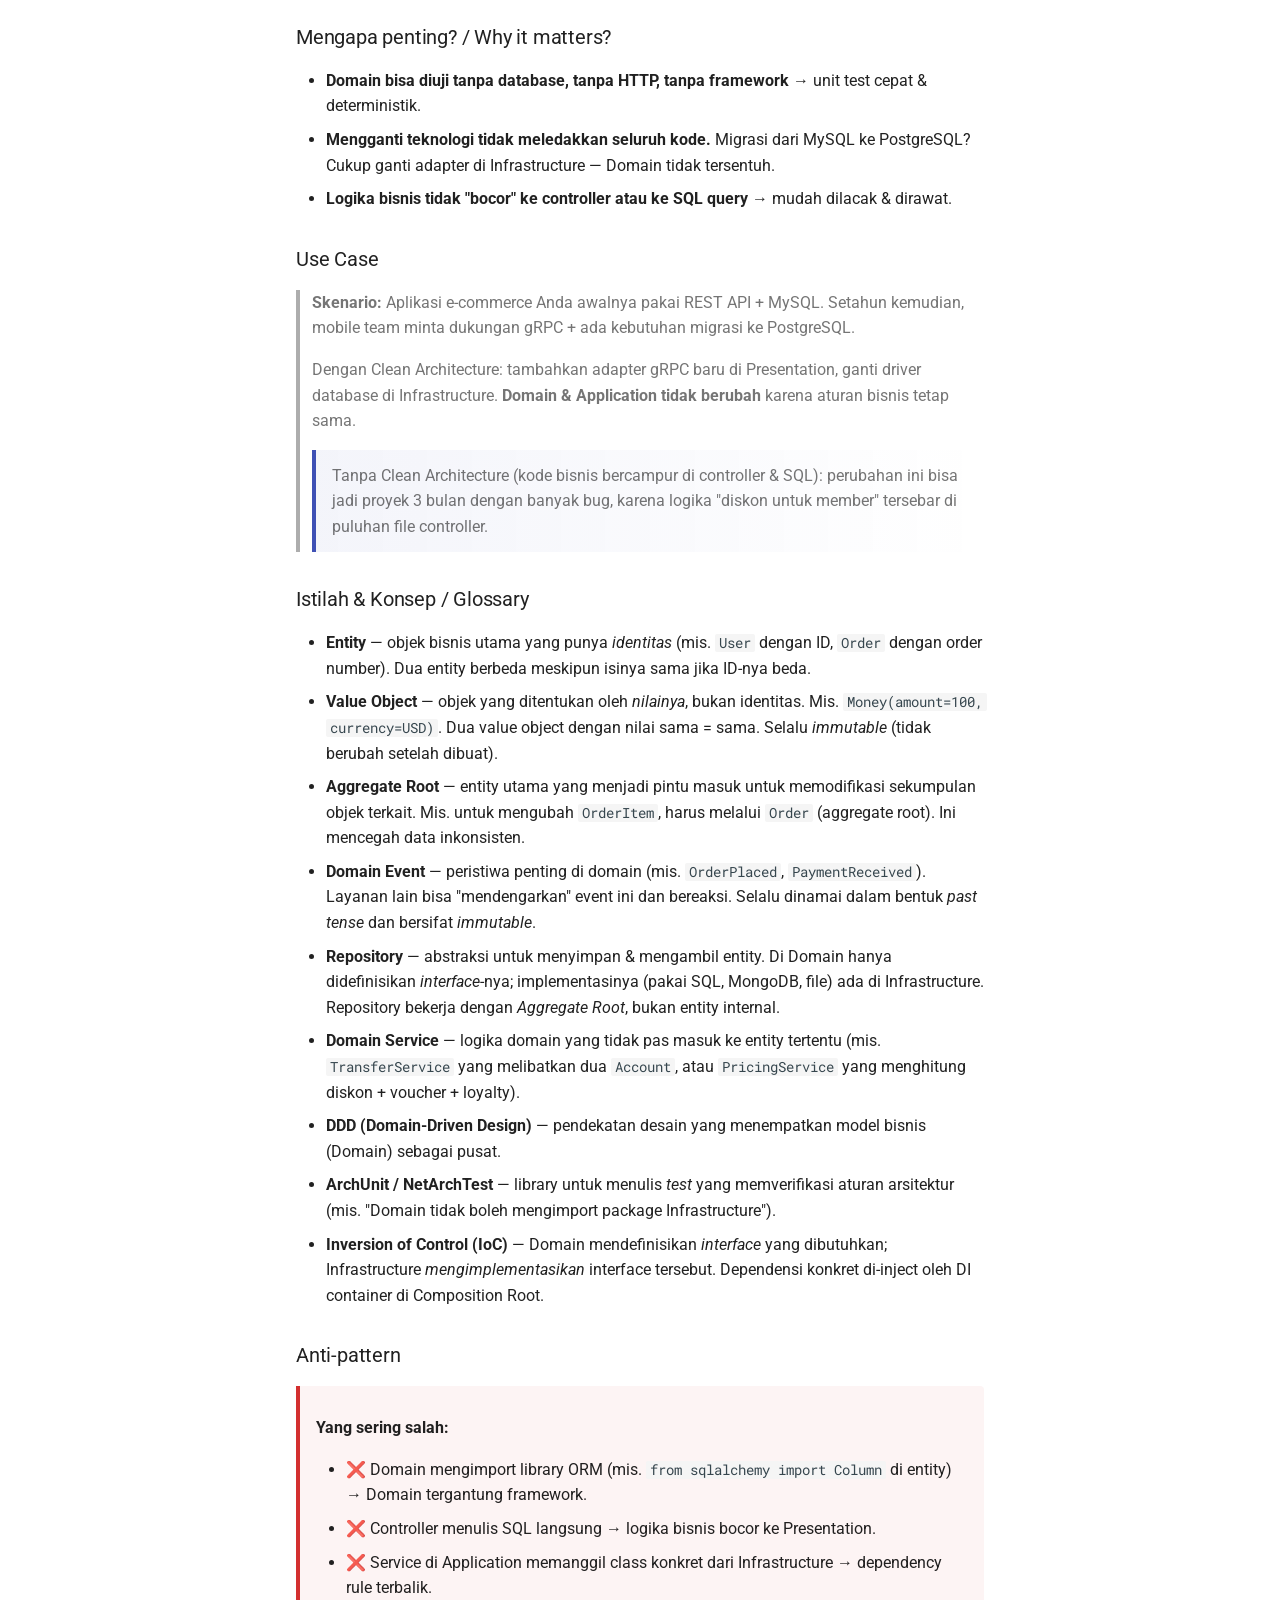
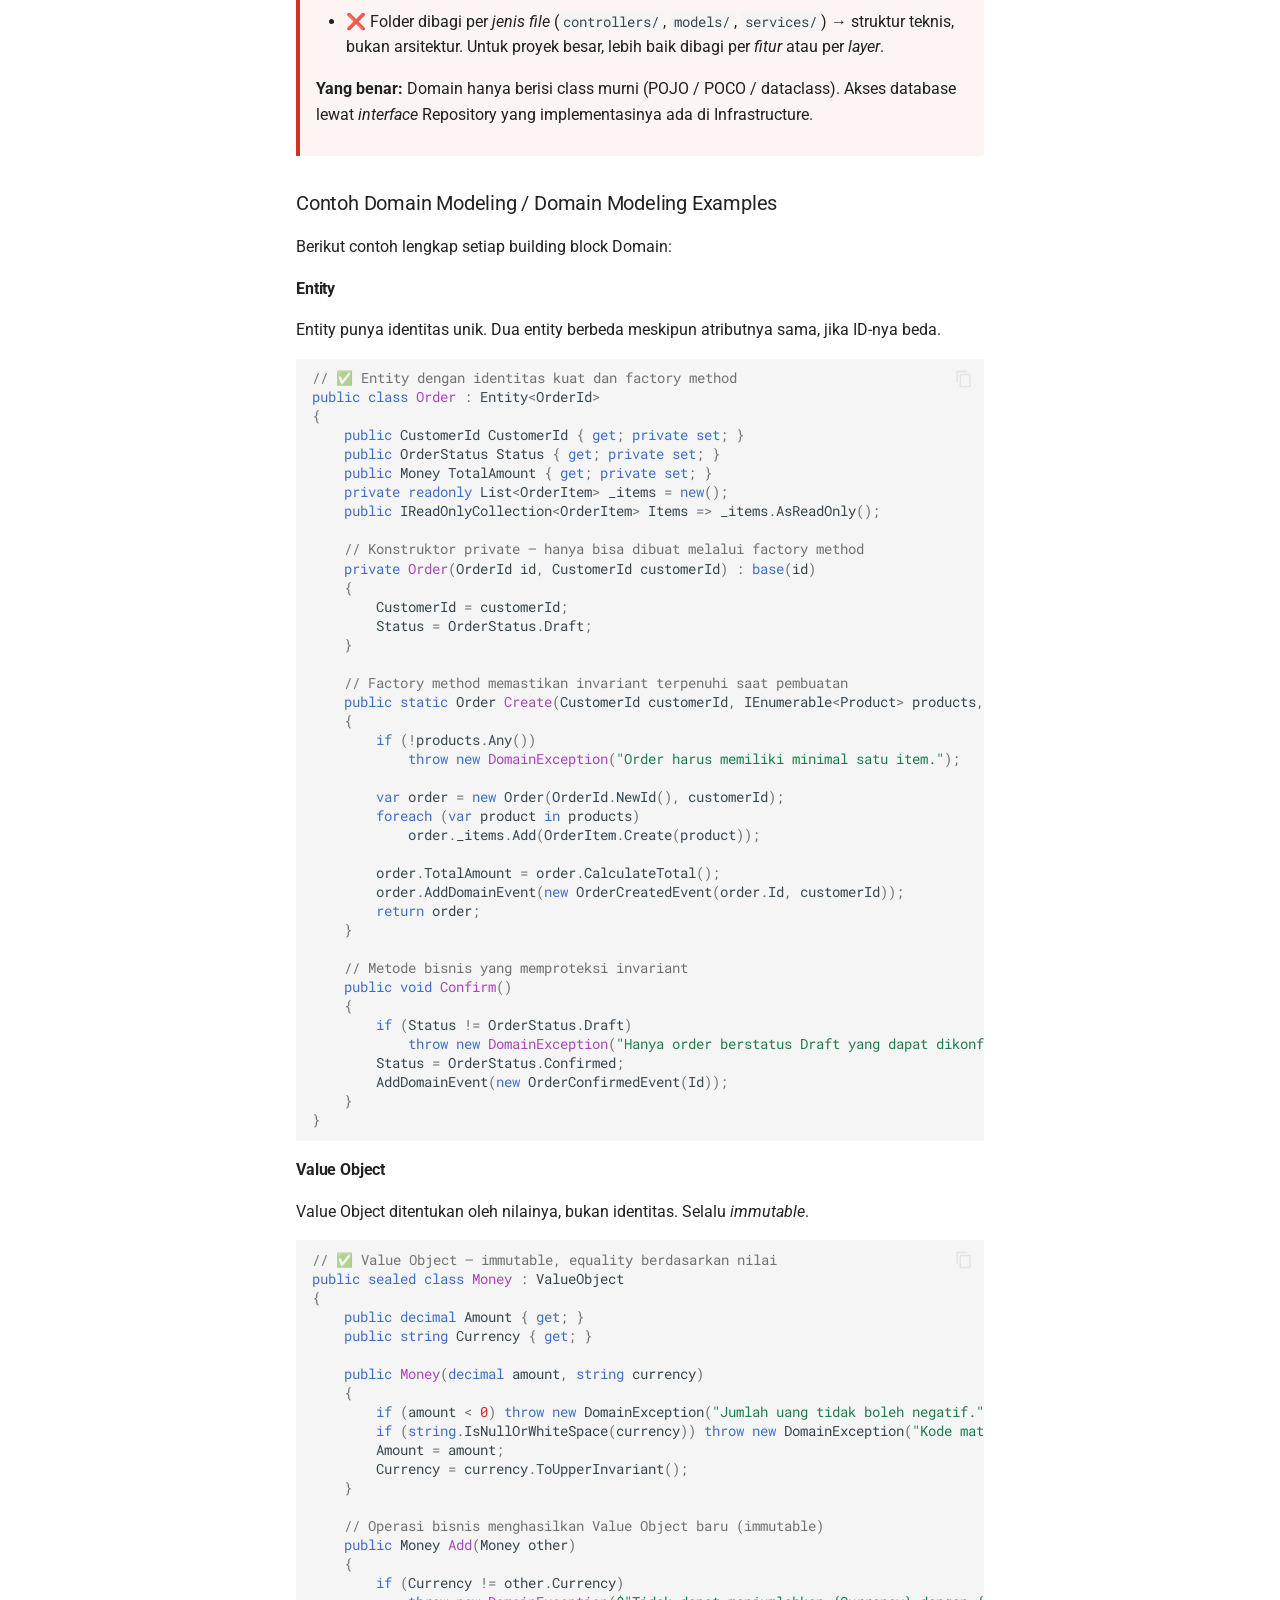
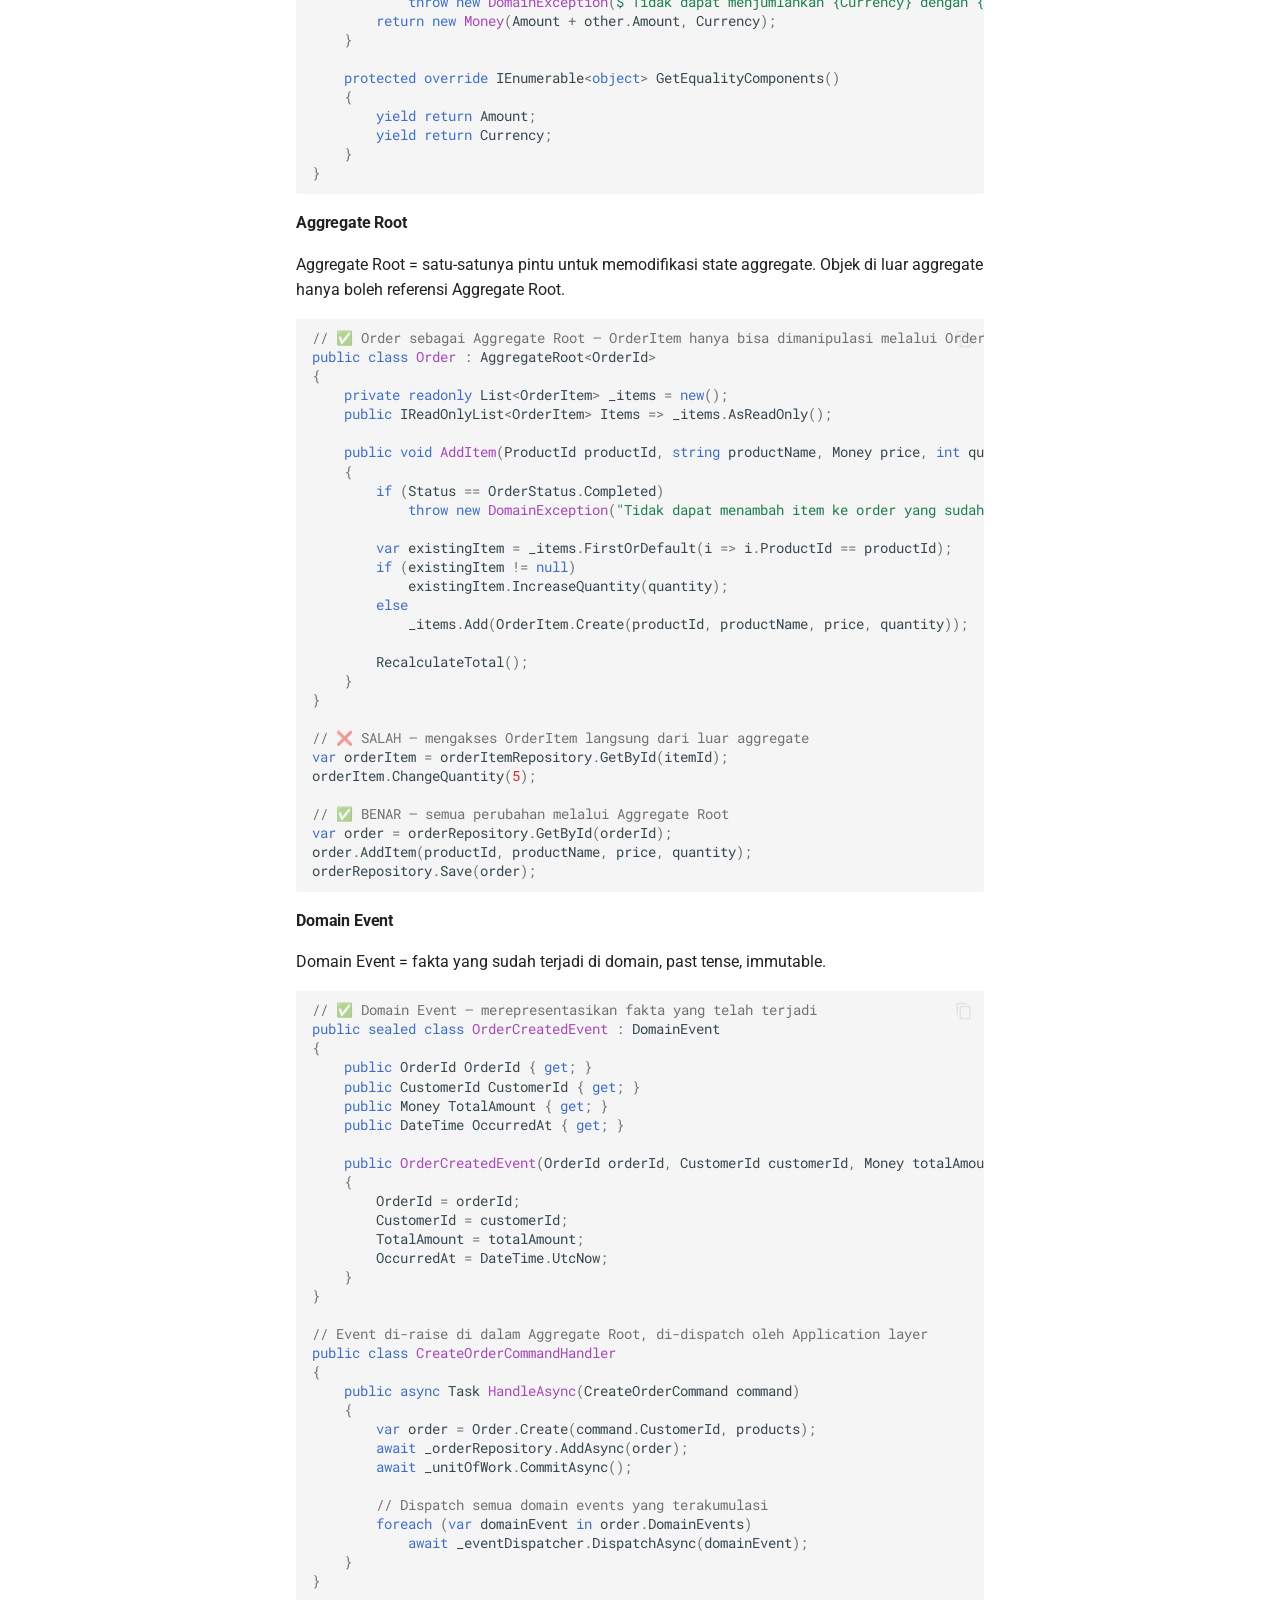
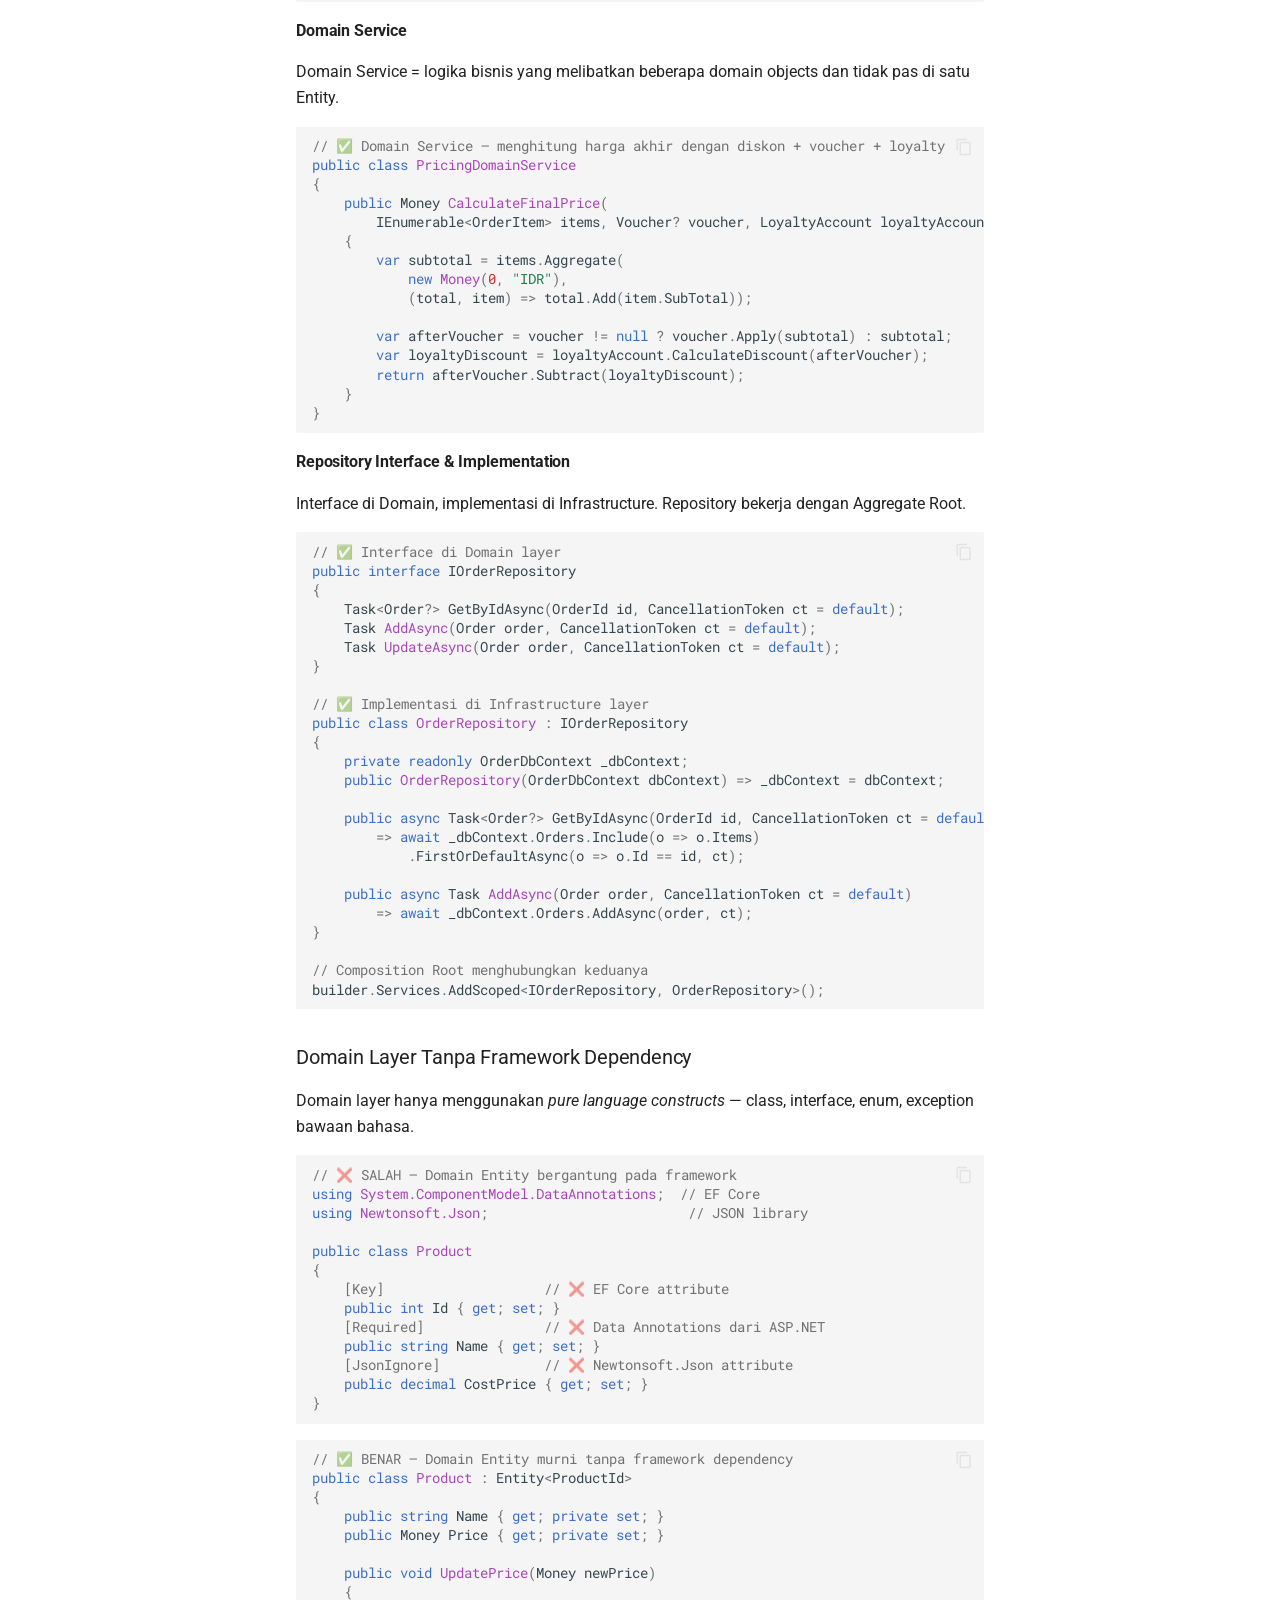
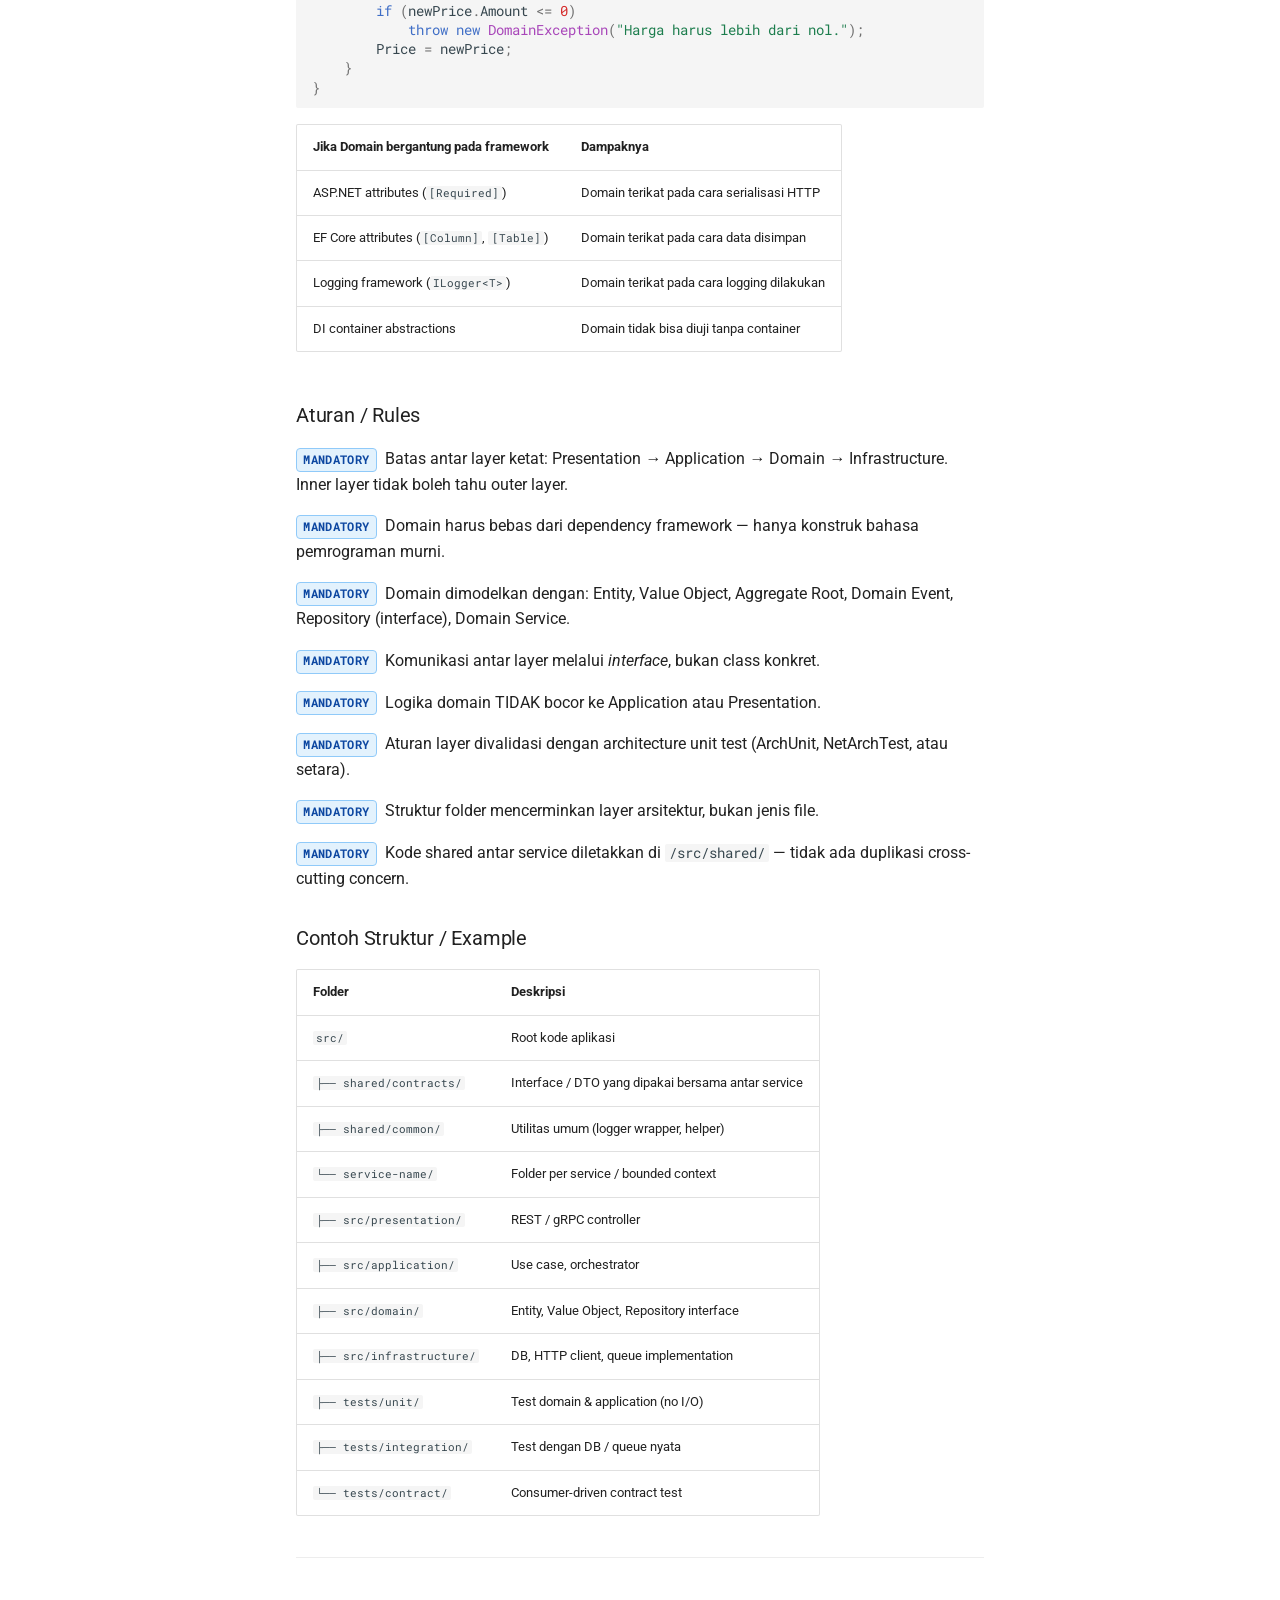
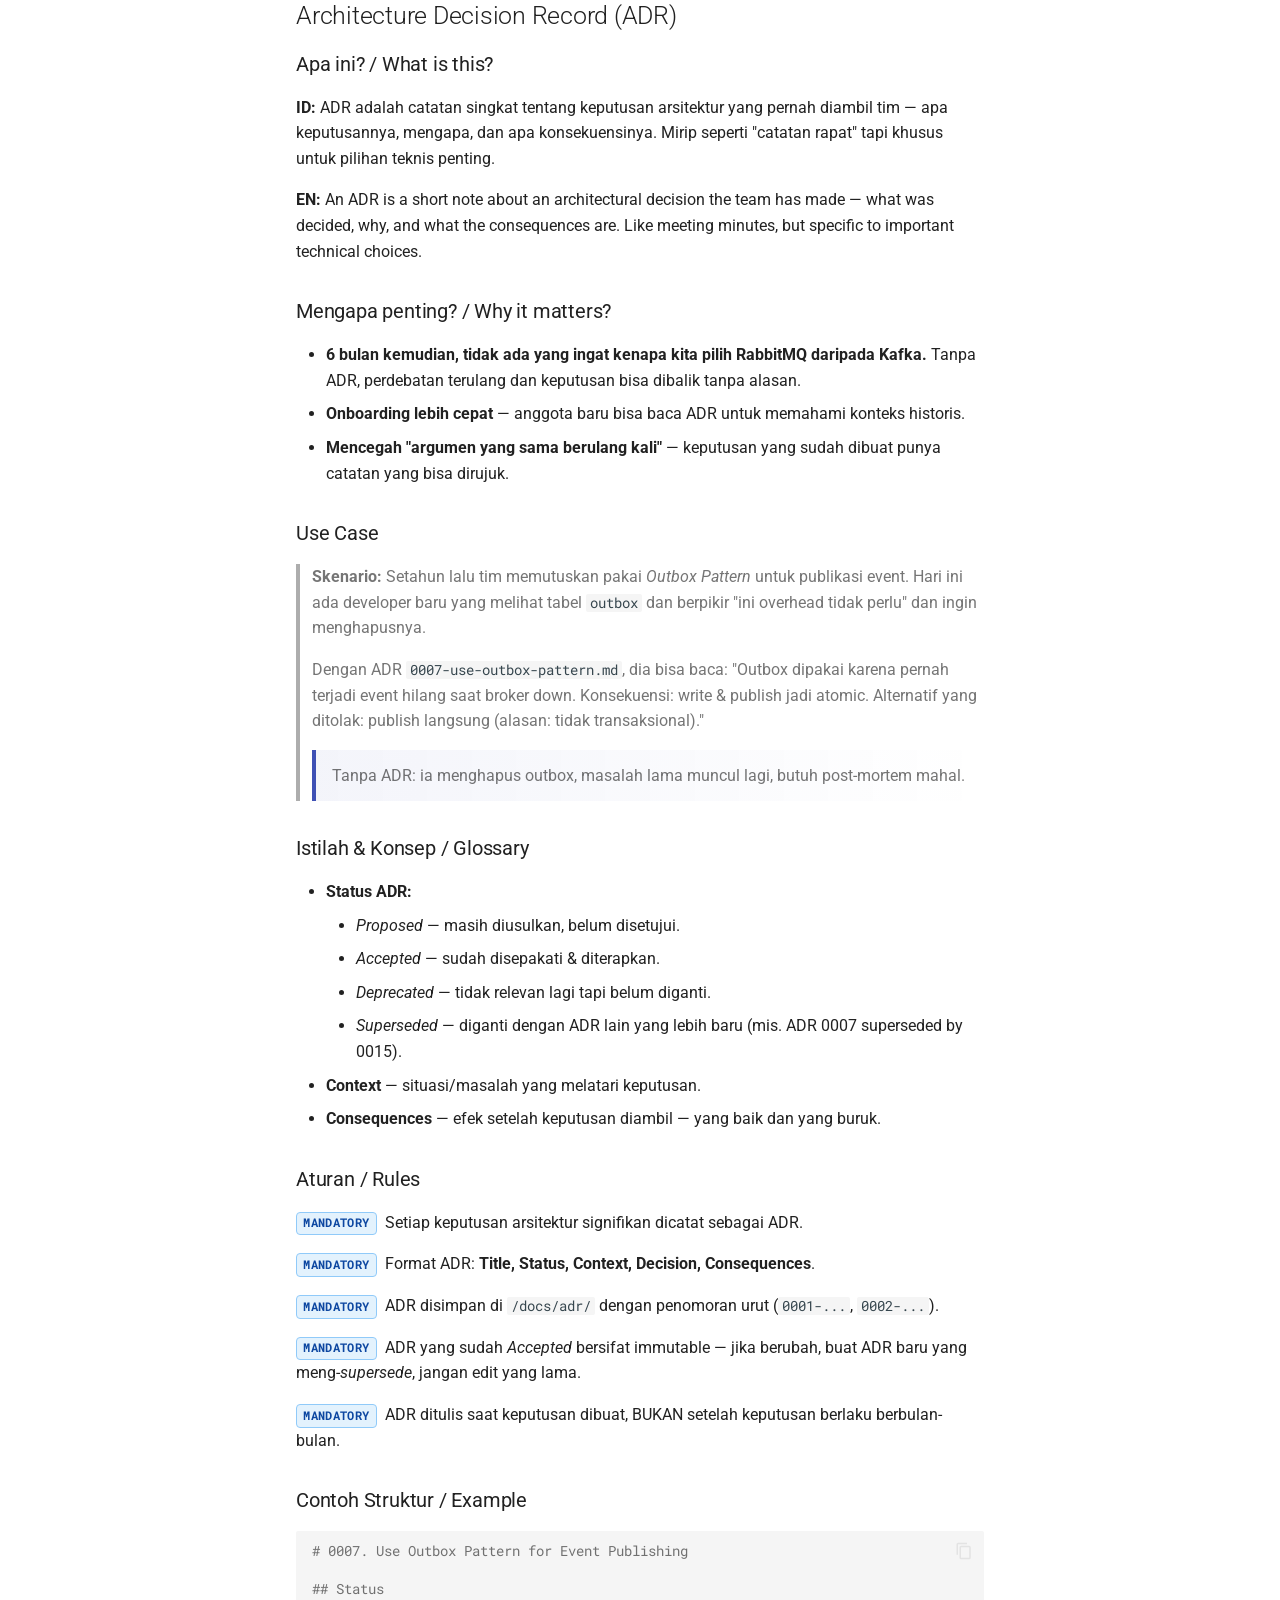
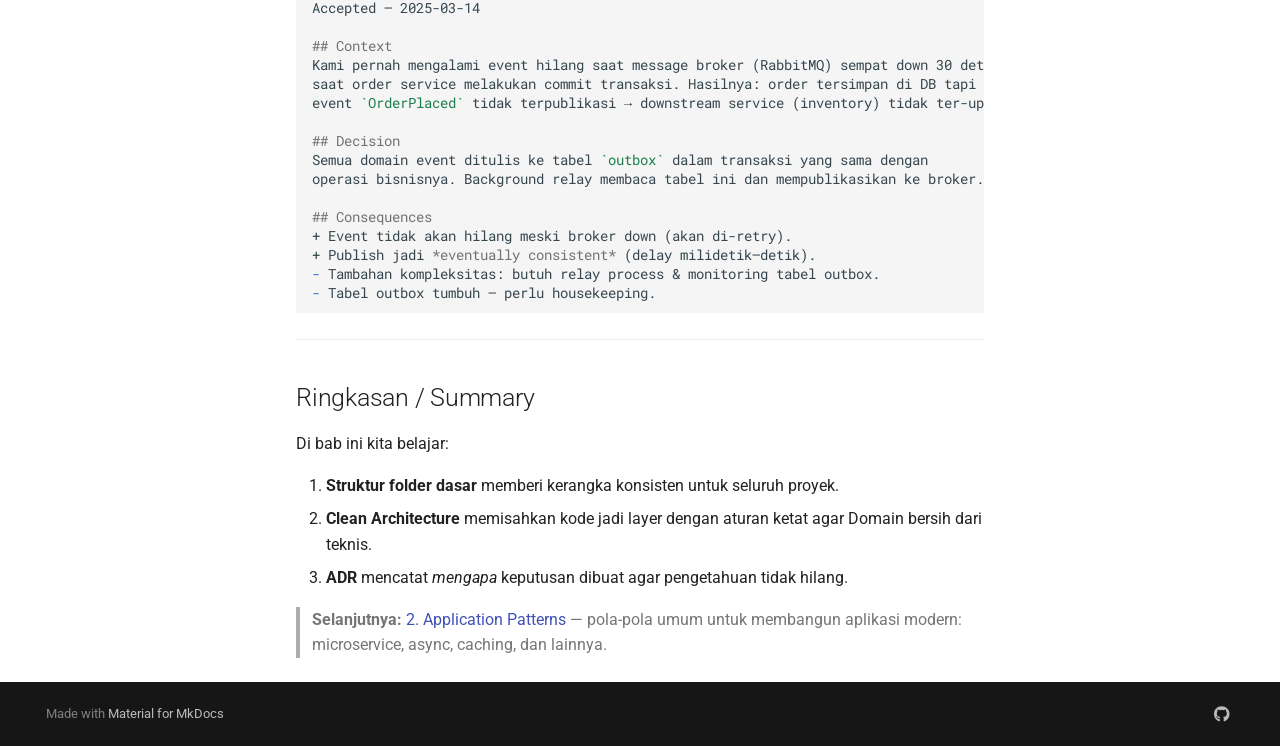
<file: architecture/01-foundation/index.html>
<!doctype html>
<html lang="en" class="no-js">
  <head>
    
      <meta charset="utf-8">
      <meta name="viewport" content="width=device-width,initial-scale=1">
      
        <meta name="description" content="Panduan arsitektur perangkat lunak untuk semua level developer / Software architecture guidelines for developers at every level.">
      
      
        <meta name="author" content="Architecture Team">
      
      
      
        <link rel="prev" href="../..">
      
      
        <link rel="next" href="../02-application-patterns/">
      
      
      <link rel="icon" href="../../assets/images/favicon.png">
      <meta name="generator" content="mkdocs-1.6.1, mkdocs-material-9.5.42">
    
    
      
        <title>1. Foundation - Architecture Guidelines</title>
      
    
    
      <link rel="stylesheet" href="../../assets/stylesheets/main.0253249f.min.css">
      
        
        <link rel="stylesheet" href="../../assets/stylesheets/palette.06af60db.min.css">
      
      


    
    
      
    
    
      
        
        
        <link rel="preconnect" href="https://fonts.gstatic.com" crossorigin>
        <link rel="stylesheet" href="https://fonts.googleapis.com/css?family=Roboto:300,300i,400,400i,700,700i%7CRoboto+Mono:400,400i,700,700i&display=fallback">
        <style>:root{--md-text-font:"Roboto";--md-code-font:"Roboto Mono"}</style>
      
    
    
      <link rel="stylesheet" href="../../stylesheets/extra.css">
    
    <script>__md_scope=new URL("../..",location),__md_hash=e=>[...e].reduce(((e,_)=>(e<<5)-e+_.charCodeAt(0)),0),__md_get=(e,_=localStorage,t=__md_scope)=>JSON.parse(_.getItem(t.pathname+"."+e)),__md_set=(e,_,t=localStorage,a=__md_scope)=>{try{t.setItem(a.pathname+"."+e,JSON.stringify(_))}catch(e){}}</script>
    
      

    
    
    
  </head>
  
  
    
    
      
    
    
    
    
    <body dir="ltr" data-md-color-scheme="default" data-md-color-primary="indigo" data-md-color-accent="indigo">
  
    
    <input class="md-toggle" data-md-toggle="drawer" type="checkbox" id="__drawer" autocomplete="off">
    <input class="md-toggle" data-md-toggle="search" type="checkbox" id="__search" autocomplete="off">
    <label class="md-overlay" for="__drawer"></label>
    <div data-md-component="skip">
      
        
        <a href="#1-foundation" class="md-skip">
          Skip to content
        </a>
      
    </div>
    <div data-md-component="announce">
      
    </div>
    
    
      

<header class="md-header" data-md-component="header">
  <nav class="md-header__inner md-grid" aria-label="Header">
    <a href="../.." title="Architecture Guidelines" class="md-header__button md-logo" aria-label="Architecture Guidelines" data-md-component="logo">
      
  
  <svg xmlns="http://www.w3.org/2000/svg" viewBox="0 0 24 24"><path d="M12 8a3 3 0 0 0 3-3 3 3 0 0 0-3-3 3 3 0 0 0-3 3 3 3 0 0 0 3 3m0 3.54C9.64 9.35 6.5 8 3 8v11c3.5 0 6.64 1.35 9 3.54 2.36-2.19 5.5-3.54 9-3.54V8c-3.5 0-6.64 1.35-9 3.54"/></svg>

    </a>
    <label class="md-header__button md-icon" for="__drawer">
      
      <svg xmlns="http://www.w3.org/2000/svg" viewBox="0 0 24 24"><path d="M3 6h18v2H3zm0 5h18v2H3zm0 5h18v2H3z"/></svg>
    </label>
    <div class="md-header__title" data-md-component="header-title">
      <div class="md-header__ellipsis">
        <div class="md-header__topic">
          <span class="md-ellipsis">
            Architecture Guidelines
          </span>
        </div>
        <div class="md-header__topic" data-md-component="header-topic">
          <span class="md-ellipsis">
            
              1. Foundation
            
          </span>
        </div>
      </div>
    </div>
    
      
        <form class="md-header__option" data-md-component="palette">
  
    
    
    
    <input class="md-option" data-md-color-media="(prefers-color-scheme: light)" data-md-color-scheme="default" data-md-color-primary="indigo" data-md-color-accent="indigo"  aria-label="Switch to dark mode"  type="radio" name="__palette" id="__palette_0">
    
      <label class="md-header__button md-icon" title="Switch to dark mode" for="__palette_1" hidden>
        <svg xmlns="http://www.w3.org/2000/svg" viewBox="0 0 24 24"><path d="m17.75 4.09-2.53 1.94.91 3.06-2.63-1.81-2.63 1.81.91-3.06-2.53-1.94L12.44 4l1.06-3 1.06 3zm3.5 6.91-1.64 1.25.59 1.98-1.7-1.17-1.7 1.17.59-1.98L15.75 11l2.06-.05L18.5 9l.69 1.95zm-2.28 4.95c.83-.08 1.72 1.1 1.19 1.85-.32.45-.66.87-1.08 1.27C15.17 23 8.84 23 4.94 19.07c-3.91-3.9-3.91-10.24 0-14.14.4-.4.82-.76 1.27-1.08.75-.53 1.93.36 1.85 1.19-.27 2.86.69 5.83 2.89 8.02a9.96 9.96 0 0 0 8.02 2.89m-1.64 2.02a12.08 12.08 0 0 1-7.8-3.47c-2.17-2.19-3.33-5-3.49-7.82-2.81 3.14-2.7 7.96.31 10.98 3.02 3.01 7.84 3.12 10.98.31"/></svg>
      </label>
    
  
    
    
    
    <input class="md-option" data-md-color-media="(prefers-color-scheme: dark)" data-md-color-scheme="slate" data-md-color-primary="indigo" data-md-color-accent="indigo"  aria-label="Switch to light mode"  type="radio" name="__palette" id="__palette_1">
    
      <label class="md-header__button md-icon" title="Switch to light mode" for="__palette_0" hidden>
        <svg xmlns="http://www.w3.org/2000/svg" viewBox="0 0 24 24"><path d="M12 7a5 5 0 0 1 5 5 5 5 0 0 1-5 5 5 5 0 0 1-5-5 5 5 0 0 1 5-5m0 2a3 3 0 0 0-3 3 3 3 0 0 0 3 3 3 3 0 0 0 3-3 3 3 0 0 0-3-3m0-7 2.39 3.42C13.65 5.15 12.84 5 12 5s-1.65.15-2.39.42zM3.34 7l4.16-.35A7.2 7.2 0 0 0 5.94 8.5c-.44.74-.69 1.5-.83 2.29zm.02 10 1.76-3.77a7.131 7.131 0 0 0 2.38 4.14zM20.65 7l-1.77 3.79a7.02 7.02 0 0 0-2.38-4.15zm-.01 10-4.14.36c.59-.51 1.12-1.14 1.54-1.86.42-.73.69-1.5.83-2.29zM12 22l-2.41-3.44c.74.27 1.55.44 2.41.44.82 0 1.63-.17 2.37-.44z"/></svg>
      </label>
    
  
</form>
      
    
    
      <script>var palette=__md_get("__palette");if(palette&&palette.color){if("(prefers-color-scheme)"===palette.color.media){var media=matchMedia("(prefers-color-scheme: light)"),input=document.querySelector(media.matches?"[data-md-color-media='(prefers-color-scheme: light)']":"[data-md-color-media='(prefers-color-scheme: dark)']");palette.color.media=input.getAttribute("data-md-color-media"),palette.color.scheme=input.getAttribute("data-md-color-scheme"),palette.color.primary=input.getAttribute("data-md-color-primary"),palette.color.accent=input.getAttribute("data-md-color-accent")}for(var[key,value]of Object.entries(palette.color))document.body.setAttribute("data-md-color-"+key,value)}</script>
    
    
    
      <label class="md-header__button md-icon" for="__search">
        
        <svg xmlns="http://www.w3.org/2000/svg" viewBox="0 0 24 24"><path d="M9.5 3A6.5 6.5 0 0 1 16 9.5c0 1.61-.59 3.09-1.56 4.23l.27.27h.79l5 5-1.5 1.5-5-5v-.79l-.27-.27A6.52 6.52 0 0 1 9.5 16 6.5 6.5 0 0 1 3 9.5 6.5 6.5 0 0 1 9.5 3m0 2C7 5 5 7 5 9.5S7 14 9.5 14 14 12 14 9.5 12 5 9.5 5"/></svg>
      </label>
      <div class="md-search" data-md-component="search" role="dialog">
  <label class="md-search__overlay" for="__search"></label>
  <div class="md-search__inner" role="search">
    <form class="md-search__form" name="search">
      <input type="text" class="md-search__input" name="query" aria-label="Search" placeholder="Search" autocapitalize="off" autocorrect="off" autocomplete="off" spellcheck="false" data-md-component="search-query" required>
      <label class="md-search__icon md-icon" for="__search">
        
        <svg xmlns="http://www.w3.org/2000/svg" viewBox="0 0 24 24"><path d="M9.5 3A6.5 6.5 0 0 1 16 9.5c0 1.61-.59 3.09-1.56 4.23l.27.27h.79l5 5-1.5 1.5-5-5v-.79l-.27-.27A6.52 6.52 0 0 1 9.5 16 6.5 6.5 0 0 1 3 9.5 6.5 6.5 0 0 1 9.5 3m0 2C7 5 5 7 5 9.5S7 14 9.5 14 14 12 14 9.5 12 5 9.5 5"/></svg>
        
        <svg xmlns="http://www.w3.org/2000/svg" viewBox="0 0 24 24"><path d="M20 11v2H8l5.5 5.5-1.42 1.42L4.16 12l7.92-7.92L13.5 5.5 8 11z"/></svg>
      </label>
      <nav class="md-search__options" aria-label="Search">
        
          <a href="javascript:void(0)" class="md-search__icon md-icon" title="Share" aria-label="Share" data-clipboard data-clipboard-text="" data-md-component="search-share" tabindex="-1">
            
            <svg xmlns="http://www.w3.org/2000/svg" viewBox="0 0 24 24"><path d="M18 16.08c-.76 0-1.44.3-1.96.77L8.91 12.7c.05-.23.09-.46.09-.7s-.04-.47-.09-.7l7.05-4.11c.54.5 1.25.81 2.04.81a3 3 0 0 0 3-3 3 3 0 0 0-3-3 3 3 0 0 0-3 3c0 .24.04.47.09.7L8.04 9.81C7.5 9.31 6.79 9 6 9a3 3 0 0 0-3 3 3 3 0 0 0 3 3c.79 0 1.5-.31 2.04-.81l7.12 4.15c-.05.21-.08.43-.08.66 0 1.61 1.31 2.91 2.92 2.91s2.92-1.3 2.92-2.91A2.92 2.92 0 0 0 18 16.08"/></svg>
          </a>
        
        <button type="reset" class="md-search__icon md-icon" title="Clear" aria-label="Clear" tabindex="-1">
          
          <svg xmlns="http://www.w3.org/2000/svg" viewBox="0 0 24 24"><path d="M19 6.41 17.59 5 12 10.59 6.41 5 5 6.41 10.59 12 5 17.59 6.41 19 12 13.41 17.59 19 19 17.59 13.41 12z"/></svg>
        </button>
      </nav>
      
        <div class="md-search__suggest" data-md-component="search-suggest"></div>
      
    </form>
    <div class="md-search__output">
      <div class="md-search__scrollwrap" tabindex="0" data-md-scrollfix>
        <div class="md-search-result" data-md-component="search-result">
          <div class="md-search-result__meta">
            Initializing search
          </div>
          <ol class="md-search-result__list" role="presentation"></ol>
        </div>
      </div>
    </div>
  </div>
</div>
    
    
  </nav>
  
</header>
    
    <div class="md-container" data-md-component="container">
      
      
        
          
            
<nav class="md-tabs" aria-label="Tabs" data-md-component="tabs">
  <div class="md-grid">
    <ul class="md-tabs__list">
      
        
  
  
  
    <li class="md-tabs__item">
      <a href="../.." class="md-tabs__link">
        
  
    
  
  Home

      </a>
    </li>
  

      
        
  
  
    
  
  
    
    
      <li class="md-tabs__item md-tabs__item--active">
        <a href="./" class="md-tabs__link">
          
  
    
  
  Architecture Guide

        </a>
      </li>
    
  

      
    </ul>
  </div>
</nav>
          
        
      
      <main class="md-main" data-md-component="main">
        <div class="md-main__inner md-grid">
          
            
              
              <div class="md-sidebar md-sidebar--primary" data-md-component="sidebar" data-md-type="navigation" >
                <div class="md-sidebar__scrollwrap">
                  <div class="md-sidebar__inner">
                    


  


<nav class="md-nav md-nav--primary md-nav--lifted" aria-label="Navigation" data-md-level="0">
  <label class="md-nav__title" for="__drawer">
    <a href="../.." title="Architecture Guidelines" class="md-nav__button md-logo" aria-label="Architecture Guidelines" data-md-component="logo">
      
  
  <svg xmlns="http://www.w3.org/2000/svg" viewBox="0 0 24 24"><path d="M12 8a3 3 0 0 0 3-3 3 3 0 0 0-3-3 3 3 0 0 0-3 3 3 3 0 0 0 3 3m0 3.54C9.64 9.35 6.5 8 3 8v11c3.5 0 6.64 1.35 9 3.54 2.36-2.19 5.5-3.54 9-3.54V8c-3.5 0-6.64 1.35-9 3.54"/></svg>

    </a>
    Architecture Guidelines
  </label>
  
  <ul class="md-nav__list" data-md-scrollfix>
    
      
      
  
  
  
  
    <li class="md-nav__item">
      <a href="../.." class="md-nav__link">
        
  
  <span class="md-ellipsis">
    Home
  </span>
  

      </a>
    </li>
  

    
      
      
  
  
    
  
  
  
    
    
      
        
      
        
      
        
      
        
      
        
      
        
      
        
      
    
    
      
        
        
      
      
        
      
    
    
    <li class="md-nav__item md-nav__item--active md-nav__item--section md-nav__item--nested">
      
        
        
        <input class="md-nav__toggle md-toggle " type="checkbox" id="__nav_2" checked>
        
          
          <label class="md-nav__link" for="__nav_2" id="__nav_2_label" tabindex="">
            
  
  <span class="md-ellipsis">
    Architecture Guide
  </span>
  

            <span class="md-nav__icon md-icon"></span>
          </label>
        
        <nav class="md-nav" data-md-level="1" aria-labelledby="__nav_2_label" aria-expanded="true">
          <label class="md-nav__title" for="__nav_2">
            <span class="md-nav__icon md-icon"></span>
            Architecture Guide
          </label>
          <ul class="md-nav__list" data-md-scrollfix>
            
              
                
  
  
    
  
  
  
    <li class="md-nav__item md-nav__item--active">
      
      <input class="md-nav__toggle md-toggle" type="checkbox" id="__toc">
      
      
        
      
      
        <label class="md-nav__link md-nav__link--active" for="__toc">
          
  
  <span class="md-ellipsis">
    1. Foundation
  </span>
  

          <span class="md-nav__icon md-icon"></span>
        </label>
      
      <a href="./" class="md-nav__link md-nav__link--active">
        
  
  <span class="md-ellipsis">
    1. Foundation
  </span>
  

      </a>
      
        

<nav class="md-nav md-nav--secondary" aria-label="Table of contents">
  
  
  
    
  
  
    <label class="md-nav__title" for="__toc">
      <span class="md-nav__icon md-icon"></span>
      Table of contents
    </label>
    <ul class="md-nav__list" data-md-component="toc" data-md-scrollfix>
      
        <li class="md-nav__item">
  <a href="#fondasi-arsitektur-architectural-foundation" class="md-nav__link">
    <span class="md-ellipsis">
      Fondasi Arsitektur / Architectural Foundation
    </span>
  </a>
  
</li>
      
        <li class="md-nav__item">
  <a href="#struktur-folder-dasar-basic-folder-structure" class="md-nav__link">
    <span class="md-ellipsis">
      Struktur Folder Dasar / Basic Folder Structure
    </span>
  </a>
  
    <nav class="md-nav" aria-label="Struktur Folder Dasar / Basic Folder Structure">
      <ul class="md-nav__list">
        
          <li class="md-nav__item">
  <a href="#apa-ini-what-is-this" class="md-nav__link">
    <span class="md-ellipsis">
      Apa ini? / What is this?
    </span>
  </a>
  
</li>
        
          <li class="md-nav__item">
  <a href="#mengapa-penting-why-it-matters" class="md-nav__link">
    <span class="md-ellipsis">
      Mengapa penting? / Why it matters?
    </span>
  </a>
  
</li>
        
          <li class="md-nav__item">
  <a href="#use-case" class="md-nav__link">
    <span class="md-ellipsis">
      Use Case
    </span>
  </a>
  
</li>
        
          <li class="md-nav__item">
  <a href="#istilah-konsep-glossary" class="md-nav__link">
    <span class="md-ellipsis">
      Istilah &amp; Konsep / Glossary
    </span>
  </a>
  
</li>
        
          <li class="md-nav__item">
  <a href="#aturan-rules" class="md-nav__link">
    <span class="md-ellipsis">
      Aturan / Rules
    </span>
  </a>
  
</li>
        
          <li class="md-nav__item">
  <a href="#contoh-struktur-example" class="md-nav__link">
    <span class="md-ellipsis">
      Contoh Struktur / Example
    </span>
  </a>
  
</li>
        
      </ul>
    </nav>
  
</li>
      
        <li class="md-nav__item">
  <a href="#clean-architecture" class="md-nav__link">
    <span class="md-ellipsis">
      Clean Architecture
    </span>
  </a>
  
    <nav class="md-nav" aria-label="Clean Architecture">
      <ul class="md-nav__list">
        
          <li class="md-nav__item">
  <a href="#apa-ini-what-is-this_1" class="md-nav__link">
    <span class="md-ellipsis">
      Apa ini? / What is this?
    </span>
  </a>
  
</li>
        
          <li class="md-nav__item">
  <a href="#mengapa-penting-why-it-matters_1" class="md-nav__link">
    <span class="md-ellipsis">
      Mengapa penting? / Why it matters?
    </span>
  </a>
  
</li>
        
          <li class="md-nav__item">
  <a href="#use-case_1" class="md-nav__link">
    <span class="md-ellipsis">
      Use Case
    </span>
  </a>
  
</li>
        
          <li class="md-nav__item">
  <a href="#istilah-konsep-glossary_1" class="md-nav__link">
    <span class="md-ellipsis">
      Istilah &amp; Konsep / Glossary
    </span>
  </a>
  
</li>
        
          <li class="md-nav__item">
  <a href="#anti-pattern" class="md-nav__link">
    <span class="md-ellipsis">
      Anti-pattern
    </span>
  </a>
  
</li>
        
          <li class="md-nav__item">
  <a href="#contoh-domain-modeling-domain-modeling-examples" class="md-nav__link">
    <span class="md-ellipsis">
      Contoh Domain Modeling / Domain Modeling Examples
    </span>
  </a>
  
    <nav class="md-nav" aria-label="Contoh Domain Modeling / Domain Modeling Examples">
      <ul class="md-nav__list">
        
          <li class="md-nav__item">
  <a href="#entity" class="md-nav__link">
    <span class="md-ellipsis">
      Entity
    </span>
  </a>
  
</li>
        
          <li class="md-nav__item">
  <a href="#value-object" class="md-nav__link">
    <span class="md-ellipsis">
      Value Object
    </span>
  </a>
  
</li>
        
          <li class="md-nav__item">
  <a href="#aggregate-root" class="md-nav__link">
    <span class="md-ellipsis">
      Aggregate Root
    </span>
  </a>
  
</li>
        
          <li class="md-nav__item">
  <a href="#domain-event" class="md-nav__link">
    <span class="md-ellipsis">
      Domain Event
    </span>
  </a>
  
</li>
        
          <li class="md-nav__item">
  <a href="#domain-service" class="md-nav__link">
    <span class="md-ellipsis">
      Domain Service
    </span>
  </a>
  
</li>
        
          <li class="md-nav__item">
  <a href="#repository-interface-implementation" class="md-nav__link">
    <span class="md-ellipsis">
      Repository Interface &amp; Implementation
    </span>
  </a>
  
</li>
        
      </ul>
    </nav>
  
</li>
        
          <li class="md-nav__item">
  <a href="#domain-layer-tanpa-framework-dependency" class="md-nav__link">
    <span class="md-ellipsis">
      Domain Layer Tanpa Framework Dependency
    </span>
  </a>
  
</li>
        
          <li class="md-nav__item">
  <a href="#aturan-rules_1" class="md-nav__link">
    <span class="md-ellipsis">
      Aturan / Rules
    </span>
  </a>
  
</li>
        
          <li class="md-nav__item">
  <a href="#contoh-struktur-example_1" class="md-nav__link">
    <span class="md-ellipsis">
      Contoh Struktur / Example
    </span>
  </a>
  
</li>
        
      </ul>
    </nav>
  
</li>
      
        <li class="md-nav__item">
  <a href="#architecture-decision-record-adr" class="md-nav__link">
    <span class="md-ellipsis">
      Architecture Decision Record (ADR)
    </span>
  </a>
  
    <nav class="md-nav" aria-label="Architecture Decision Record (ADR)">
      <ul class="md-nav__list">
        
          <li class="md-nav__item">
  <a href="#apa-ini-what-is-this_2" class="md-nav__link">
    <span class="md-ellipsis">
      Apa ini? / What is this?
    </span>
  </a>
  
</li>
        
          <li class="md-nav__item">
  <a href="#mengapa-penting-why-it-matters_2" class="md-nav__link">
    <span class="md-ellipsis">
      Mengapa penting? / Why it matters?
    </span>
  </a>
  
</li>
        
          <li class="md-nav__item">
  <a href="#use-case_2" class="md-nav__link">
    <span class="md-ellipsis">
      Use Case
    </span>
  </a>
  
</li>
        
          <li class="md-nav__item">
  <a href="#istilah-konsep-glossary_2" class="md-nav__link">
    <span class="md-ellipsis">
      Istilah &amp; Konsep / Glossary
    </span>
  </a>
  
</li>
        
          <li class="md-nav__item">
  <a href="#aturan-rules_2" class="md-nav__link">
    <span class="md-ellipsis">
      Aturan / Rules
    </span>
  </a>
  
</li>
        
          <li class="md-nav__item">
  <a href="#contoh-struktur-example_2" class="md-nav__link">
    <span class="md-ellipsis">
      Contoh Struktur / Example
    </span>
  </a>
  
</li>
        
      </ul>
    </nav>
  
</li>
      
        <li class="md-nav__item">
  <a href="#ringkasan-summary" class="md-nav__link">
    <span class="md-ellipsis">
      Ringkasan / Summary
    </span>
  </a>
  
</li>
      
    </ul>
  
</nav>
      
    </li>
  

              
            
              
                
  
  
  
  
    <li class="md-nav__item">
      <a href="../02-application-patterns/" class="md-nav__link">
        
  
  <span class="md-ellipsis">
    2. Application Patterns
  </span>
  

      </a>
    </li>
  

              
            
              
                
  
  
  
  
    <li class="md-nav__item">
      <a href="../03-security/" class="md-nav__link">
        
  
  <span class="md-ellipsis">
    3. Security
  </span>
  

      </a>
    </li>
  

              
            
              
                
  
  
  
  
    <li class="md-nav__item">
      <a href="../04-quality-reliability/" class="md-nav__link">
        
  
  <span class="md-ellipsis">
    4. Quality & Reliability
  </span>
  

      </a>
    </li>
  

              
            
              
                
  
  
  
  
    <li class="md-nav__item">
      <a href="../05-operations/" class="md-nav__link">
        
  
  <span class="md-ellipsis">
    5. Operations
  </span>
  

      </a>
    </li>
  

              
            
              
                
  
  
  
  
    <li class="md-nav__item">
      <a href="../06-user-interface/" class="md-nav__link">
        
  
  <span class="md-ellipsis">
    6. User Interface
  </span>
  

      </a>
    </li>
  

              
            
              
                
  
  
  
  
    <li class="md-nav__item">
      <a href="../07-optional-features/" class="md-nav__link">
        
  
  <span class="md-ellipsis">
    7. Optional Features
  </span>
  

      </a>
    </li>
  

              
            
          </ul>
        </nav>
      
    </li>
  

    
  </ul>
</nav>
                  </div>
                </div>
              </div>
            
            
              
              <div class="md-sidebar md-sidebar--secondary" data-md-component="sidebar" data-md-type="toc" >
                <div class="md-sidebar__scrollwrap">
                  <div class="md-sidebar__inner">
                    

<nav class="md-nav md-nav--secondary" aria-label="Table of contents">
  
  
  
    
  
  
    <label class="md-nav__title" for="__toc">
      <span class="md-nav__icon md-icon"></span>
      Table of contents
    </label>
    <ul class="md-nav__list" data-md-component="toc" data-md-scrollfix>
      
        <li class="md-nav__item">
  <a href="#fondasi-arsitektur-architectural-foundation" class="md-nav__link">
    <span class="md-ellipsis">
      Fondasi Arsitektur / Architectural Foundation
    </span>
  </a>
  
</li>
      
        <li class="md-nav__item">
  <a href="#struktur-folder-dasar-basic-folder-structure" class="md-nav__link">
    <span class="md-ellipsis">
      Struktur Folder Dasar / Basic Folder Structure
    </span>
  </a>
  
    <nav class="md-nav" aria-label="Struktur Folder Dasar / Basic Folder Structure">
      <ul class="md-nav__list">
        
          <li class="md-nav__item">
  <a href="#apa-ini-what-is-this" class="md-nav__link">
    <span class="md-ellipsis">
      Apa ini? / What is this?
    </span>
  </a>
  
</li>
        
          <li class="md-nav__item">
  <a href="#mengapa-penting-why-it-matters" class="md-nav__link">
    <span class="md-ellipsis">
      Mengapa penting? / Why it matters?
    </span>
  </a>
  
</li>
        
          <li class="md-nav__item">
  <a href="#use-case" class="md-nav__link">
    <span class="md-ellipsis">
      Use Case
    </span>
  </a>
  
</li>
        
          <li class="md-nav__item">
  <a href="#istilah-konsep-glossary" class="md-nav__link">
    <span class="md-ellipsis">
      Istilah &amp; Konsep / Glossary
    </span>
  </a>
  
</li>
        
          <li class="md-nav__item">
  <a href="#aturan-rules" class="md-nav__link">
    <span class="md-ellipsis">
      Aturan / Rules
    </span>
  </a>
  
</li>
        
          <li class="md-nav__item">
  <a href="#contoh-struktur-example" class="md-nav__link">
    <span class="md-ellipsis">
      Contoh Struktur / Example
    </span>
  </a>
  
</li>
        
      </ul>
    </nav>
  
</li>
      
        <li class="md-nav__item">
  <a href="#clean-architecture" class="md-nav__link">
    <span class="md-ellipsis">
      Clean Architecture
    </span>
  </a>
  
    <nav class="md-nav" aria-label="Clean Architecture">
      <ul class="md-nav__list">
        
          <li class="md-nav__item">
  <a href="#apa-ini-what-is-this_1" class="md-nav__link">
    <span class="md-ellipsis">
      Apa ini? / What is this?
    </span>
  </a>
  
</li>
        
          <li class="md-nav__item">
  <a href="#mengapa-penting-why-it-matters_1" class="md-nav__link">
    <span class="md-ellipsis">
      Mengapa penting? / Why it matters?
    </span>
  </a>
  
</li>
        
          <li class="md-nav__item">
  <a href="#use-case_1" class="md-nav__link">
    <span class="md-ellipsis">
      Use Case
    </span>
  </a>
  
</li>
        
          <li class="md-nav__item">
  <a href="#istilah-konsep-glossary_1" class="md-nav__link">
    <span class="md-ellipsis">
      Istilah &amp; Konsep / Glossary
    </span>
  </a>
  
</li>
        
          <li class="md-nav__item">
  <a href="#anti-pattern" class="md-nav__link">
    <span class="md-ellipsis">
      Anti-pattern
    </span>
  </a>
  
</li>
        
          <li class="md-nav__item">
  <a href="#contoh-domain-modeling-domain-modeling-examples" class="md-nav__link">
    <span class="md-ellipsis">
      Contoh Domain Modeling / Domain Modeling Examples
    </span>
  </a>
  
    <nav class="md-nav" aria-label="Contoh Domain Modeling / Domain Modeling Examples">
      <ul class="md-nav__list">
        
          <li class="md-nav__item">
  <a href="#entity" class="md-nav__link">
    <span class="md-ellipsis">
      Entity
    </span>
  </a>
  
</li>
        
          <li class="md-nav__item">
  <a href="#value-object" class="md-nav__link">
    <span class="md-ellipsis">
      Value Object
    </span>
  </a>
  
</li>
        
          <li class="md-nav__item">
  <a href="#aggregate-root" class="md-nav__link">
    <span class="md-ellipsis">
      Aggregate Root
    </span>
  </a>
  
</li>
        
          <li class="md-nav__item">
  <a href="#domain-event" class="md-nav__link">
    <span class="md-ellipsis">
      Domain Event
    </span>
  </a>
  
</li>
        
          <li class="md-nav__item">
  <a href="#domain-service" class="md-nav__link">
    <span class="md-ellipsis">
      Domain Service
    </span>
  </a>
  
</li>
        
          <li class="md-nav__item">
  <a href="#repository-interface-implementation" class="md-nav__link">
    <span class="md-ellipsis">
      Repository Interface &amp; Implementation
    </span>
  </a>
  
</li>
        
      </ul>
    </nav>
  
</li>
        
          <li class="md-nav__item">
  <a href="#domain-layer-tanpa-framework-dependency" class="md-nav__link">
    <span class="md-ellipsis">
      Domain Layer Tanpa Framework Dependency
    </span>
  </a>
  
</li>
        
          <li class="md-nav__item">
  <a href="#aturan-rules_1" class="md-nav__link">
    <span class="md-ellipsis">
      Aturan / Rules
    </span>
  </a>
  
</li>
        
          <li class="md-nav__item">
  <a href="#contoh-struktur-example_1" class="md-nav__link">
    <span class="md-ellipsis">
      Contoh Struktur / Example
    </span>
  </a>
  
</li>
        
      </ul>
    </nav>
  
</li>
      
        <li class="md-nav__item">
  <a href="#architecture-decision-record-adr" class="md-nav__link">
    <span class="md-ellipsis">
      Architecture Decision Record (ADR)
    </span>
  </a>
  
    <nav class="md-nav" aria-label="Architecture Decision Record (ADR)">
      <ul class="md-nav__list">
        
          <li class="md-nav__item">
  <a href="#apa-ini-what-is-this_2" class="md-nav__link">
    <span class="md-ellipsis">
      Apa ini? / What is this?
    </span>
  </a>
  
</li>
        
          <li class="md-nav__item">
  <a href="#mengapa-penting-why-it-matters_2" class="md-nav__link">
    <span class="md-ellipsis">
      Mengapa penting? / Why it matters?
    </span>
  </a>
  
</li>
        
          <li class="md-nav__item">
  <a href="#use-case_2" class="md-nav__link">
    <span class="md-ellipsis">
      Use Case
    </span>
  </a>
  
</li>
        
          <li class="md-nav__item">
  <a href="#istilah-konsep-glossary_2" class="md-nav__link">
    <span class="md-ellipsis">
      Istilah &amp; Konsep / Glossary
    </span>
  </a>
  
</li>
        
          <li class="md-nav__item">
  <a href="#aturan-rules_2" class="md-nav__link">
    <span class="md-ellipsis">
      Aturan / Rules
    </span>
  </a>
  
</li>
        
          <li class="md-nav__item">
  <a href="#contoh-struktur-example_2" class="md-nav__link">
    <span class="md-ellipsis">
      Contoh Struktur / Example
    </span>
  </a>
  
</li>
        
      </ul>
    </nav>
  
</li>
      
        <li class="md-nav__item">
  <a href="#ringkasan-summary" class="md-nav__link">
    <span class="md-ellipsis">
      Ringkasan / Summary
    </span>
  </a>
  
</li>
      
    </ul>
  
</nav>
                  </div>
                </div>
              </div>
            
          
          
            <div class="md-content" data-md-component="content">
              <article class="md-content__inner md-typeset">
                
                  


<h1 id="1-foundation">1. Foundation<a class="headerlink" href="#1-foundation" title="Permanent link">&para;</a></h1>
<h3 id="fondasi-arsitektur-architectural-foundation">Fondasi Arsitektur / Architectural Foundation<a class="headerlink" href="#fondasi-arsitektur-architectural-foundation" title="Permanent link">&para;</a></h3>
<p>Bab ini membahas hal paling dasar dalam menyusun proyek perangkat lunak: bagaimana folder ditata, bagaimana kode dipisah ke dalam <em>lapisan</em>, dan bagaimana kita mencatat keputusan-keputusan penting sehingga tim yang datang kemudian tahu <em>kenapa</em> sebuah pilihan dibuat.</p>
<p>This chapter covers the most fundamental aspects of setting up a software project: how folders are organized, how code is separated into <em>layers</em>, and how we record important decisions so future team members understand <em>why</em> a choice was made.</p>
<hr />
<h2 id="struktur-folder-dasar-basic-folder-structure">Struktur Folder Dasar / Basic Folder Structure<a class="headerlink" href="#struktur-folder-dasar-basic-folder-structure" title="Permanent link">&para;</a></h2>
<h3 id="apa-ini-what-is-this">Apa ini? / What is this?<a class="headerlink" href="#apa-ini-what-is-this" title="Permanent link">&para;</a></h3>
<p><strong>ID:</strong> Struktur folder adalah cara kita menata file &amp; folder di sebuah proyek agar konsisten dan mudah ditemukan. Bayangkan seperti tata letak rak di perpustakaan — buku sains di rak A, novel di rak B. Tanpa tata letak yang disepakati, setiap orang akan menaruh barang di tempat berbeda, dan menemukan sesuatu jadi mimpi buruk.</p>
<p><strong>EN:</strong> A folder structure is how we organize files &amp; folders in a project so they're consistent and easy to find. Think of it like a library's shelf layout — science books on shelf A, novels on shelf B. Without an agreed layout, everyone puts things in different places, and finding anything becomes a nightmare.</p>
<h3 id="mengapa-penting-why-it-matters">Mengapa penting? / Why it matters?<a class="headerlink" href="#mengapa-penting-why-it-matters" title="Permanent link">&para;</a></h3>
<ul>
<li>Developer baru bisa cepat memahami isi proyek.</li>
<li>Tools (CI/CD, linter, test runner) bisa menemukan file di lokasi yang dapat diprediksi.</li>
<li>Mengurangi konflik saat banyak orang bekerja di proyek yang sama.</li>
<li>Memisahkan kode aplikasi, dokumentasi, infrastruktur, dan skrip → tidak tercampur dalam satu folder besar.</li>
</ul>
<h3 id="use-case">Use Case<a class="headerlink" href="#use-case" title="Permanent link">&para;</a></h3>
<blockquote>
<p><strong>Skenario:</strong> Tim Anda menerima developer baru. Hari pertama, ia perlu menjawab: "Di mana saya menambahkan endpoint API baru? Di mana spec test ditulis? Bagaimana cara men-deploy ke staging?"</p>
<p class="usecase">Dengan struktur folder standar, ia bisa langsung melihat <code>src/</code> untuk kode, <code>specs/</code> untuk spec test, <code>infra/</code> untuk konfigurasi deploy, dan <code>docs/</code> untuk dokumentasi. Tanpa struktur jelas, ia harus tanya senior berulang kali → menghambat onboarding.</p>
</blockquote>
<h3 id="istilah-konsep-glossary">Istilah &amp; Konsep / Glossary<a class="headerlink" href="#istilah-konsep-glossary" title="Permanent link">&para;</a></h3>
<ul>
<li><strong><code>src/</code></strong> — singkatan <em>source</em>, berisi kode aplikasi utama (production code).</li>
<li><strong><code>infra/</code></strong> — singkatan <em>infrastructure</em>, berisi file konfigurasi server, container, Kubernetes manifest, Terraform, dll.</li>
<li><strong><code>specs/</code></strong> — folder untuk <em>specification</em> — biasanya berisi file <code>.feature</code> (Gherkin) untuk BDD test, atau dokumen spesifikasi fungsional.</li>
<li><strong><code>adr/</code></strong> — <em>Architecture Decision Records</em>, catatan keputusan arsitektur yang pernah diambil. Akan dibahas di bagian berikutnya.</li>
<li><strong><code>scripts/</code></strong> — skrip bantu (mis. backup, seeder data, migrasi manual).</li>
<li><strong><code>.github/</code></strong> — folder khusus GitHub berisi workflow CI/CD, template issue, dll.</li>
</ul>
<h3 id="aturan-rules">Aturan / Rules<a class="headerlink" href="#aturan-rules" title="Permanent link">&para;</a></h3>
<p><span class="badge badge-mandatory">Mandatory</span> Setiap proyek menggunakan struktur folder dasar yang disepakati sebelum coding dimulai.</p>
<p><span class="badge badge-mandatory">Mandatory</span> Folder spesifik (<code>src/</code>, <code>infra/</code>, <code>docs/</code>, <code>specs/</code>) tidak dicampur isinya.</p>
<h3 id="contoh-struktur-example">Contoh Struktur / Example<a class="headerlink" href="#contoh-struktur-example" title="Permanent link">&para;</a></h3>
<table>
<thead>
<tr>
<th>Folder / File</th>
<th>Deskripsi</th>
</tr>
</thead>
<tbody>
<tr>
<td><code>project-root/</code></td>
<td>Root folder proyek</td>
</tr>
<tr>
<td><code>├── .github/workflows/</code></td>
<td>CI/CD pipeline (GitHub Actions)</td>
</tr>
<tr>
<td><code>├── .github/instructions/</code></td>
<td>Instruksi khusus untuk AI assistant / Copilot</td>
</tr>
<tr>
<td><code>├── .github/skills/</code></td>
<td>Skill definition untuk AI assistant</td>
</tr>
<tr>
<td><code>├── docs/adr/</code></td>
<td>Architecture Decision Records</td>
</tr>
<tr>
<td><code>├── docs/api/</code></td>
<td>API spec (OpenAPI / Swagger)</td>
</tr>
<tr>
<td><code>├── src/</code></td>
<td>Kode aplikasi utama (production code)</td>
</tr>
<tr>
<td><code>├── scripts/</code></td>
<td>Skrip bantu (backup, seeder, migrasi manual)</td>
</tr>
<tr>
<td><code>├── specs/</code></td>
<td>BDD spec / feature files (Gherkin)</td>
</tr>
<tr>
<td><code>├── infra/</code></td>
<td>Konfigurasi deploy &amp; infrastruktur (Docker, K8s, Terraform)</td>
</tr>
<tr>
<td><code>├── .vscode/</code></td>
<td>Konfigurasi editor — opsional, sebagian tim <code>.gitignore</code></td>
</tr>
<tr>
<td><code>├── docker-compose.yml</code></td>
<td>Definisi container untuk local development</td>
</tr>
<tr>
<td><code>└── readme.md</code></td>
<td>Dokumentasi utama proyek</td>
</tr>
</tbody>
</table>
<hr />
<h2 id="clean-architecture">Clean Architecture<a class="headerlink" href="#clean-architecture" title="Permanent link">&para;</a></h2>
<h3 id="apa-ini-what-is-this_1">Apa ini? / What is this?<a class="headerlink" href="#apa-ini-what-is-this_1" title="Permanent link">&para;</a></h3>
<p><strong>ID:</strong> Clean Architecture adalah cara membagi kode menjadi <em>lapisan-lapisan</em> (layer) dengan aturan ketat: lapisan dalam tidak boleh tahu apa-apa tentang lapisan luar. Bayangkan seperti bawang — di tengah ada <em>core</em> bisnis (paling penting), dikelilingi lapisan-lapisan teknis (framework, database, UI).</p>
<p><strong>EN:</strong> Clean Architecture is a way of dividing code into <em>layers</em> with strict rules: inner layers must not know anything about outer layers. Imagine an onion — the business <em>core</em> sits at the center (most important), surrounded by technical layers (framework, database, UI).</p>
<p>Lapisan utamanya / The main layers:</p>
<ol>
<li><strong>Domain</strong> (inti) — aturan &amp; entitas bisnis murni, tanpa framework.</li>
<li><strong>Application</strong> — orkestrasi <em>use case</em> (alur cerita aplikasi).</li>
<li><strong>Infrastructure</strong> — implementasi teknis (database, HTTP client, queue).</li>
<li><strong>Presentation</strong> — yang dilihat pengguna atau di-expose ke dunia luar (REST API, gRPC, UI).</li>
</ol>
<p>Aturan emas: <strong>arah ketergantungan selalu menuju ke dalam.</strong> Presentation tahu Application, Application tahu Domain. Tapi Domain TIDAK tahu apa-apa di luar dirinya.</p>
<h3 id="mengapa-penting-why-it-matters_1">Mengapa penting? / Why it matters?<a class="headerlink" href="#mengapa-penting-why-it-matters_1" title="Permanent link">&para;</a></h3>
<ul>
<li><strong>Domain bisa diuji tanpa database, tanpa HTTP, tanpa framework</strong> → unit test cepat &amp; deterministik.</li>
<li><strong>Mengganti teknologi tidak meledakkan seluruh kode.</strong> Migrasi dari MySQL ke PostgreSQL? Cukup ganti adapter di Infrastructure — Domain tidak tersentuh.</li>
<li><strong>Logika bisnis tidak "bocor" ke controller atau ke SQL query</strong> → mudah dilacak &amp; dirawat.</li>
</ul>
<h3 id="use-case_1">Use Case<a class="headerlink" href="#use-case_1" title="Permanent link">&para;</a></h3>
<blockquote>
<p><strong>Skenario:</strong> Aplikasi e-commerce Anda awalnya pakai REST API + MySQL. Setahun kemudian, mobile team minta dukungan gRPC + ada kebutuhan migrasi ke PostgreSQL.</p>
<p>Dengan Clean Architecture: tambahkan adapter gRPC baru di Presentation, ganti driver database di Infrastructure. <strong>Domain &amp; Application tidak berubah</strong> karena aturan bisnis tetap sama.</p>
<p class="usecase">Tanpa Clean Architecture (kode bisnis bercampur di controller &amp; SQL): perubahan ini bisa jadi proyek 3 bulan dengan banyak bug, karena logika "diskon untuk member" tersebar di puluhan file controller.</p>
</blockquote>
<h3 id="istilah-konsep-glossary_1">Istilah &amp; Konsep / Glossary<a class="headerlink" href="#istilah-konsep-glossary_1" title="Permanent link">&para;</a></h3>
<ul>
<li><strong>Entity</strong> — objek bisnis utama yang punya <em>identitas</em> (mis. <code>User</code> dengan ID, <code>Order</code> dengan order number). Dua entity berbeda meskipun isinya sama jika ID-nya beda.</li>
<li><strong>Value Object</strong> — objek yang ditentukan oleh <em>nilainya</em>, bukan identitas. Mis. <code>Money(amount=100, currency=USD)</code>. Dua value object dengan nilai sama = sama. Selalu <em>immutable</em> (tidak berubah setelah dibuat).</li>
<li><strong>Aggregate Root</strong> — entity utama yang menjadi pintu masuk untuk memodifikasi sekumpulan objek terkait. Mis. untuk mengubah <code>OrderItem</code>, harus melalui <code>Order</code> (aggregate root). Ini mencegah data inkonsisten.</li>
<li><strong>Domain Event</strong> — peristiwa penting di domain (mis. <code>OrderPlaced</code>, <code>PaymentReceived</code>). Layanan lain bisa "mendengarkan" event ini dan bereaksi. Selalu dinamai dalam bentuk <em>past tense</em> dan bersifat <em>immutable</em>.</li>
<li><strong>Repository</strong> — abstraksi untuk menyimpan &amp; mengambil entity. Di Domain hanya didefinisikan <em>interface</em>-nya; implementasinya (pakai SQL, MongoDB, file) ada di Infrastructure. Repository bekerja dengan <em>Aggregate Root</em>, bukan entity internal.</li>
<li><strong>Domain Service</strong> — logika domain yang tidak pas masuk ke entity tertentu (mis. <code>TransferService</code> yang melibatkan dua <code>Account</code>, atau <code>PricingService</code> yang menghitung diskon + voucher + loyalty).</li>
<li><strong>DDD (Domain-Driven Design)</strong> — pendekatan desain yang menempatkan model bisnis (Domain) sebagai pusat.</li>
<li><strong>ArchUnit / NetArchTest</strong> — library untuk menulis <em>test</em> yang memverifikasi aturan arsitektur (mis. "Domain tidak boleh mengimport package Infrastructure").</li>
<li><strong>Inversion of Control (IoC)</strong> — Domain mendefinisikan <em>interface</em> yang dibutuhkan; Infrastructure <em>mengimplementasikan</em> interface tersebut. Dependensi konkret di-inject oleh DI container di Composition Root.</li>
</ul>
<h3 id="anti-pattern">Anti-pattern<a class="headerlink" href="#anti-pattern" title="Permanent link">&para;</a></h3>
<div class="antipattern">
<p><strong>Yang sering salah:</strong></p>
<ul>
<li>❌ Domain mengimport library ORM (mis. <code>from sqlalchemy import Column</code> di entity) → Domain tergantung framework.</li>
<li>❌ Controller menulis SQL langsung → logika bisnis bocor ke Presentation.</li>
<li>❌ Service di Application memanggil class konkret dari Infrastructure → dependency rule terbalik.</li>
<li>❌ Folder dibagi per <em>jenis file</em> (<code>controllers/</code>, <code>models/</code>, <code>services/</code>) → struktur teknis, bukan arsitektur. Untuk proyek besar, lebih baik dibagi per <em>fitur</em> atau per <em>layer</em>.</li>
</ul>
<p><strong>Yang benar:</strong> Domain hanya berisi class murni (POJO / POCO / dataclass). Akses database lewat <em>interface</em> Repository yang implementasinya ada di Infrastructure.</p>
</div>
<h3 id="contoh-domain-modeling-domain-modeling-examples">Contoh Domain Modeling / Domain Modeling Examples<a class="headerlink" href="#contoh-domain-modeling-domain-modeling-examples" title="Permanent link">&para;</a></h3>
<p>Berikut contoh lengkap setiap building block Domain:</p>
<h4 id="entity">Entity<a class="headerlink" href="#entity" title="Permanent link">&para;</a></h4>
<p>Entity punya identitas unik. Dua entity berbeda meskipun atributnya sama, jika ID-nya beda.</p>
<div class="language-csharp highlight"><pre><span></span><code><span id="__span-0-1"><a id="__codelineno-0-1" name="__codelineno-0-1" href="#__codelineno-0-1"></a><span class="c1">// ✅ Entity dengan identitas kuat dan factory method</span>
</span><span id="__span-0-2"><a id="__codelineno-0-2" name="__codelineno-0-2" href="#__codelineno-0-2"></a><span class="k">public</span><span class="w"> </span><span class="k">class</span><span class="w"> </span><span class="nc">Order</span><span class="w"> </span><span class="p">:</span><span class="w"> </span><span class="n">Entity</span><span class="o">&lt;</span><span class="n">OrderId</span><span class="o">&gt;</span>
</span><span id="__span-0-3"><a id="__codelineno-0-3" name="__codelineno-0-3" href="#__codelineno-0-3"></a><span class="p">{</span>
</span><span id="__span-0-4"><a id="__codelineno-0-4" name="__codelineno-0-4" href="#__codelineno-0-4"></a><span class="w">    </span><span class="k">public</span><span class="w"> </span><span class="n">CustomerId</span><span class="w"> </span><span class="n">CustomerId</span><span class="w"> </span><span class="p">{</span><span class="w"> </span><span class="k">get</span><span class="p">;</span><span class="w"> </span><span class="k">private</span><span class="w"> </span><span class="k">set</span><span class="p">;</span><span class="w"> </span><span class="p">}</span>
</span><span id="__span-0-5"><a id="__codelineno-0-5" name="__codelineno-0-5" href="#__codelineno-0-5"></a><span class="w">    </span><span class="k">public</span><span class="w"> </span><span class="n">OrderStatus</span><span class="w"> </span><span class="n">Status</span><span class="w"> </span><span class="p">{</span><span class="w"> </span><span class="k">get</span><span class="p">;</span><span class="w"> </span><span class="k">private</span><span class="w"> </span><span class="k">set</span><span class="p">;</span><span class="w"> </span><span class="p">}</span>
</span><span id="__span-0-6"><a id="__codelineno-0-6" name="__codelineno-0-6" href="#__codelineno-0-6"></a><span class="w">    </span><span class="k">public</span><span class="w"> </span><span class="n">Money</span><span class="w"> </span><span class="n">TotalAmount</span><span class="w"> </span><span class="p">{</span><span class="w"> </span><span class="k">get</span><span class="p">;</span><span class="w"> </span><span class="k">private</span><span class="w"> </span><span class="k">set</span><span class="p">;</span><span class="w"> </span><span class="p">}</span>
</span><span id="__span-0-7"><a id="__codelineno-0-7" name="__codelineno-0-7" href="#__codelineno-0-7"></a><span class="w">    </span><span class="k">private</span><span class="w"> </span><span class="k">readonly</span><span class="w"> </span><span class="n">List</span><span class="o">&lt;</span><span class="n">OrderItem</span><span class="o">&gt;</span><span class="w"> </span><span class="n">_items</span><span class="w"> </span><span class="o">=</span><span class="w"> </span><span class="k">new</span><span class="p">();</span>
</span><span id="__span-0-8"><a id="__codelineno-0-8" name="__codelineno-0-8" href="#__codelineno-0-8"></a><span class="w">    </span><span class="k">public</span><span class="w"> </span><span class="n">IReadOnlyCollection</span><span class="o">&lt;</span><span class="n">OrderItem</span><span class="o">&gt;</span><span class="w"> </span><span class="n">Items</span><span class="w"> </span><span class="o">=&gt;</span><span class="w"> </span><span class="n">_items</span><span class="p">.</span><span class="n">AsReadOnly</span><span class="p">();</span>
</span><span id="__span-0-9"><a id="__codelineno-0-9" name="__codelineno-0-9" href="#__codelineno-0-9"></a>
</span><span id="__span-0-10"><a id="__codelineno-0-10" name="__codelineno-0-10" href="#__codelineno-0-10"></a><span class="w">    </span><span class="c1">// Konstruktor private — hanya bisa dibuat melalui factory method</span>
</span><span id="__span-0-11"><a id="__codelineno-0-11" name="__codelineno-0-11" href="#__codelineno-0-11"></a><span class="w">    </span><span class="k">private</span><span class="w"> </span><span class="nf">Order</span><span class="p">(</span><span class="n">OrderId</span><span class="w"> </span><span class="n">id</span><span class="p">,</span><span class="w"> </span><span class="n">CustomerId</span><span class="w"> </span><span class="n">customerId</span><span class="p">)</span><span class="w"> </span><span class="p">:</span><span class="w"> </span><span class="k">base</span><span class="p">(</span><span class="n">id</span><span class="p">)</span>
</span><span id="__span-0-12"><a id="__codelineno-0-12" name="__codelineno-0-12" href="#__codelineno-0-12"></a><span class="w">    </span><span class="p">{</span>
</span><span id="__span-0-13"><a id="__codelineno-0-13" name="__codelineno-0-13" href="#__codelineno-0-13"></a><span class="w">        </span><span class="n">CustomerId</span><span class="w"> </span><span class="o">=</span><span class="w"> </span><span class="n">customerId</span><span class="p">;</span>
</span><span id="__span-0-14"><a id="__codelineno-0-14" name="__codelineno-0-14" href="#__codelineno-0-14"></a><span class="w">        </span><span class="n">Status</span><span class="w"> </span><span class="o">=</span><span class="w"> </span><span class="n">OrderStatus</span><span class="p">.</span><span class="n">Draft</span><span class="p">;</span>
</span><span id="__span-0-15"><a id="__codelineno-0-15" name="__codelineno-0-15" href="#__codelineno-0-15"></a><span class="w">    </span><span class="p">}</span>
</span><span id="__span-0-16"><a id="__codelineno-0-16" name="__codelineno-0-16" href="#__codelineno-0-16"></a>
</span><span id="__span-0-17"><a id="__codelineno-0-17" name="__codelineno-0-17" href="#__codelineno-0-17"></a><span class="w">    </span><span class="c1">// Factory method memastikan invariant terpenuhi saat pembuatan</span>
</span><span id="__span-0-18"><a id="__codelineno-0-18" name="__codelineno-0-18" href="#__codelineno-0-18"></a><span class="w">    </span><span class="k">public</span><span class="w"> </span><span class="k">static</span><span class="w"> </span><span class="n">Order</span><span class="w"> </span><span class="nf">Create</span><span class="p">(</span><span class="n">CustomerId</span><span class="w"> </span><span class="n">customerId</span><span class="p">,</span><span class="w"> </span><span class="n">IEnumerable</span><span class="o">&lt;</span><span class="n">Product</span><span class="o">&gt;</span><span class="w"> </span><span class="n">products</span><span class="p">,</span><span class="w"> </span><span class="n">Address</span><span class="w"> </span><span class="n">shippingAddress</span><span class="p">)</span>
</span><span id="__span-0-19"><a id="__codelineno-0-19" name="__codelineno-0-19" href="#__codelineno-0-19"></a><span class="w">    </span><span class="p">{</span>
</span><span id="__span-0-20"><a id="__codelineno-0-20" name="__codelineno-0-20" href="#__codelineno-0-20"></a><span class="w">        </span><span class="k">if</span><span class="w"> </span><span class="p">(</span><span class="o">!</span><span class="n">products</span><span class="p">.</span><span class="n">Any</span><span class="p">())</span>
</span><span id="__span-0-21"><a id="__codelineno-0-21" name="__codelineno-0-21" href="#__codelineno-0-21"></a><span class="w">            </span><span class="k">throw</span><span class="w"> </span><span class="k">new</span><span class="w"> </span><span class="nf">DomainException</span><span class="p">(</span><span class="s">&quot;Order harus memiliki minimal satu item.&quot;</span><span class="p">);</span>
</span><span id="__span-0-22"><a id="__codelineno-0-22" name="__codelineno-0-22" href="#__codelineno-0-22"></a>
</span><span id="__span-0-23"><a id="__codelineno-0-23" name="__codelineno-0-23" href="#__codelineno-0-23"></a><span class="w">        </span><span class="kt">var</span><span class="w"> </span><span class="n">order</span><span class="w"> </span><span class="o">=</span><span class="w"> </span><span class="k">new</span><span class="w"> </span><span class="n">Order</span><span class="p">(</span><span class="n">OrderId</span><span class="p">.</span><span class="n">NewId</span><span class="p">(),</span><span class="w"> </span><span class="n">customerId</span><span class="p">);</span>
</span><span id="__span-0-24"><a id="__codelineno-0-24" name="__codelineno-0-24" href="#__codelineno-0-24"></a><span class="w">        </span><span class="k">foreach</span><span class="w"> </span><span class="p">(</span><span class="kt">var</span><span class="w"> </span><span class="n">product</span><span class="w"> </span><span class="k">in</span><span class="w"> </span><span class="n">products</span><span class="p">)</span>
</span><span id="__span-0-25"><a id="__codelineno-0-25" name="__codelineno-0-25" href="#__codelineno-0-25"></a><span class="w">            </span><span class="n">order</span><span class="p">.</span><span class="n">_items</span><span class="p">.</span><span class="n">Add</span><span class="p">(</span><span class="n">OrderItem</span><span class="p">.</span><span class="n">Create</span><span class="p">(</span><span class="n">product</span><span class="p">));</span>
</span><span id="__span-0-26"><a id="__codelineno-0-26" name="__codelineno-0-26" href="#__codelineno-0-26"></a>
</span><span id="__span-0-27"><a id="__codelineno-0-27" name="__codelineno-0-27" href="#__codelineno-0-27"></a><span class="w">        </span><span class="n">order</span><span class="p">.</span><span class="n">TotalAmount</span><span class="w"> </span><span class="o">=</span><span class="w"> </span><span class="n">order</span><span class="p">.</span><span class="n">CalculateTotal</span><span class="p">();</span>
</span><span id="__span-0-28"><a id="__codelineno-0-28" name="__codelineno-0-28" href="#__codelineno-0-28"></a><span class="w">        </span><span class="n">order</span><span class="p">.</span><span class="n">AddDomainEvent</span><span class="p">(</span><span class="k">new</span><span class="w"> </span><span class="n">OrderCreatedEvent</span><span class="p">(</span><span class="n">order</span><span class="p">.</span><span class="n">Id</span><span class="p">,</span><span class="w"> </span><span class="n">customerId</span><span class="p">));</span>
</span><span id="__span-0-29"><a id="__codelineno-0-29" name="__codelineno-0-29" href="#__codelineno-0-29"></a><span class="w">        </span><span class="k">return</span><span class="w"> </span><span class="n">order</span><span class="p">;</span>
</span><span id="__span-0-30"><a id="__codelineno-0-30" name="__codelineno-0-30" href="#__codelineno-0-30"></a><span class="w">    </span><span class="p">}</span>
</span><span id="__span-0-31"><a id="__codelineno-0-31" name="__codelineno-0-31" href="#__codelineno-0-31"></a>
</span><span id="__span-0-32"><a id="__codelineno-0-32" name="__codelineno-0-32" href="#__codelineno-0-32"></a><span class="w">    </span><span class="c1">// Metode bisnis yang memproteksi invariant</span>
</span><span id="__span-0-33"><a id="__codelineno-0-33" name="__codelineno-0-33" href="#__codelineno-0-33"></a><span class="w">    </span><span class="k">public</span><span class="w"> </span><span class="k">void</span><span class="w"> </span><span class="nf">Confirm</span><span class="p">()</span>
</span><span id="__span-0-34"><a id="__codelineno-0-34" name="__codelineno-0-34" href="#__codelineno-0-34"></a><span class="w">    </span><span class="p">{</span>
</span><span id="__span-0-35"><a id="__codelineno-0-35" name="__codelineno-0-35" href="#__codelineno-0-35"></a><span class="w">        </span><span class="k">if</span><span class="w"> </span><span class="p">(</span><span class="n">Status</span><span class="w"> </span><span class="o">!=</span><span class="w"> </span><span class="n">OrderStatus</span><span class="p">.</span><span class="n">Draft</span><span class="p">)</span>
</span><span id="__span-0-36"><a id="__codelineno-0-36" name="__codelineno-0-36" href="#__codelineno-0-36"></a><span class="w">            </span><span class="k">throw</span><span class="w"> </span><span class="k">new</span><span class="w"> </span><span class="nf">DomainException</span><span class="p">(</span><span class="s">&quot;Hanya order berstatus Draft yang dapat dikonfirmasi.&quot;</span><span class="p">);</span>
</span><span id="__span-0-37"><a id="__codelineno-0-37" name="__codelineno-0-37" href="#__codelineno-0-37"></a><span class="w">        </span><span class="n">Status</span><span class="w"> </span><span class="o">=</span><span class="w"> </span><span class="n">OrderStatus</span><span class="p">.</span><span class="n">Confirmed</span><span class="p">;</span>
</span><span id="__span-0-38"><a id="__codelineno-0-38" name="__codelineno-0-38" href="#__codelineno-0-38"></a><span class="w">        </span><span class="n">AddDomainEvent</span><span class="p">(</span><span class="k">new</span><span class="w"> </span><span class="n">OrderConfirmedEvent</span><span class="p">(</span><span class="n">Id</span><span class="p">));</span>
</span><span id="__span-0-39"><a id="__codelineno-0-39" name="__codelineno-0-39" href="#__codelineno-0-39"></a><span class="w">    </span><span class="p">}</span>
</span><span id="__span-0-40"><a id="__codelineno-0-40" name="__codelineno-0-40" href="#__codelineno-0-40"></a><span class="p">}</span>
</span></code></pre></div>
<h4 id="value-object">Value Object<a class="headerlink" href="#value-object" title="Permanent link">&para;</a></h4>
<p>Value Object ditentukan oleh nilainya, bukan identitas. Selalu <em>immutable</em>.</p>
<div class="language-csharp highlight"><pre><span></span><code><span id="__span-1-1"><a id="__codelineno-1-1" name="__codelineno-1-1" href="#__codelineno-1-1"></a><span class="c1">// ✅ Value Object — immutable, equality berdasarkan nilai</span>
</span><span id="__span-1-2"><a id="__codelineno-1-2" name="__codelineno-1-2" href="#__codelineno-1-2"></a><span class="k">public</span><span class="w"> </span><span class="k">sealed</span><span class="w"> </span><span class="k">class</span><span class="w"> </span><span class="nc">Money</span><span class="w"> </span><span class="p">:</span><span class="w"> </span><span class="n">ValueObject</span>
</span><span id="__span-1-3"><a id="__codelineno-1-3" name="__codelineno-1-3" href="#__codelineno-1-3"></a><span class="p">{</span>
</span><span id="__span-1-4"><a id="__codelineno-1-4" name="__codelineno-1-4" href="#__codelineno-1-4"></a><span class="w">    </span><span class="k">public</span><span class="w"> </span><span class="kt">decimal</span><span class="w"> </span><span class="n">Amount</span><span class="w"> </span><span class="p">{</span><span class="w"> </span><span class="k">get</span><span class="p">;</span><span class="w"> </span><span class="p">}</span>
</span><span id="__span-1-5"><a id="__codelineno-1-5" name="__codelineno-1-5" href="#__codelineno-1-5"></a><span class="w">    </span><span class="k">public</span><span class="w"> </span><span class="kt">string</span><span class="w"> </span><span class="n">Currency</span><span class="w"> </span><span class="p">{</span><span class="w"> </span><span class="k">get</span><span class="p">;</span><span class="w"> </span><span class="p">}</span>
</span><span id="__span-1-6"><a id="__codelineno-1-6" name="__codelineno-1-6" href="#__codelineno-1-6"></a>
</span><span id="__span-1-7"><a id="__codelineno-1-7" name="__codelineno-1-7" href="#__codelineno-1-7"></a><span class="w">    </span><span class="k">public</span><span class="w"> </span><span class="nf">Money</span><span class="p">(</span><span class="kt">decimal</span><span class="w"> </span><span class="n">amount</span><span class="p">,</span><span class="w"> </span><span class="kt">string</span><span class="w"> </span><span class="n">currency</span><span class="p">)</span>
</span><span id="__span-1-8"><a id="__codelineno-1-8" name="__codelineno-1-8" href="#__codelineno-1-8"></a><span class="w">    </span><span class="p">{</span>
</span><span id="__span-1-9"><a id="__codelineno-1-9" name="__codelineno-1-9" href="#__codelineno-1-9"></a><span class="w">        </span><span class="k">if</span><span class="w"> </span><span class="p">(</span><span class="n">amount</span><span class="w"> </span><span class="o">&lt;</span><span class="w"> </span><span class="mi">0</span><span class="p">)</span><span class="w"> </span><span class="k">throw</span><span class="w"> </span><span class="k">new</span><span class="w"> </span><span class="n">DomainException</span><span class="p">(</span><span class="s">&quot;Jumlah uang tidak boleh negatif.&quot;</span><span class="p">);</span>
</span><span id="__span-1-10"><a id="__codelineno-1-10" name="__codelineno-1-10" href="#__codelineno-1-10"></a><span class="w">        </span><span class="k">if</span><span class="w"> </span><span class="p">(</span><span class="kt">string</span><span class="p">.</span><span class="n">IsNullOrWhiteSpace</span><span class="p">(</span><span class="n">currency</span><span class="p">))</span><span class="w"> </span><span class="k">throw</span><span class="w"> </span><span class="k">new</span><span class="w"> </span><span class="n">DomainException</span><span class="p">(</span><span class="s">&quot;Kode mata uang wajib diisi.&quot;</span><span class="p">);</span>
</span><span id="__span-1-11"><a id="__codelineno-1-11" name="__codelineno-1-11" href="#__codelineno-1-11"></a><span class="w">        </span><span class="n">Amount</span><span class="w"> </span><span class="o">=</span><span class="w"> </span><span class="n">amount</span><span class="p">;</span>
</span><span id="__span-1-12"><a id="__codelineno-1-12" name="__codelineno-1-12" href="#__codelineno-1-12"></a><span class="w">        </span><span class="n">Currency</span><span class="w"> </span><span class="o">=</span><span class="w"> </span><span class="n">currency</span><span class="p">.</span><span class="n">ToUpperInvariant</span><span class="p">();</span>
</span><span id="__span-1-13"><a id="__codelineno-1-13" name="__codelineno-1-13" href="#__codelineno-1-13"></a><span class="w">    </span><span class="p">}</span>
</span><span id="__span-1-14"><a id="__codelineno-1-14" name="__codelineno-1-14" href="#__codelineno-1-14"></a>
</span><span id="__span-1-15"><a id="__codelineno-1-15" name="__codelineno-1-15" href="#__codelineno-1-15"></a><span class="w">    </span><span class="c1">// Operasi bisnis menghasilkan Value Object baru (immutable)</span>
</span><span id="__span-1-16"><a id="__codelineno-1-16" name="__codelineno-1-16" href="#__codelineno-1-16"></a><span class="w">    </span><span class="k">public</span><span class="w"> </span><span class="n">Money</span><span class="w"> </span><span class="nf">Add</span><span class="p">(</span><span class="n">Money</span><span class="w"> </span><span class="n">other</span><span class="p">)</span>
</span><span id="__span-1-17"><a id="__codelineno-1-17" name="__codelineno-1-17" href="#__codelineno-1-17"></a><span class="w">    </span><span class="p">{</span>
</span><span id="__span-1-18"><a id="__codelineno-1-18" name="__codelineno-1-18" href="#__codelineno-1-18"></a><span class="w">        </span><span class="k">if</span><span class="w"> </span><span class="p">(</span><span class="n">Currency</span><span class="w"> </span><span class="o">!=</span><span class="w"> </span><span class="n">other</span><span class="p">.</span><span class="n">Currency</span><span class="p">)</span>
</span><span id="__span-1-19"><a id="__codelineno-1-19" name="__codelineno-1-19" href="#__codelineno-1-19"></a><span class="w">            </span><span class="k">throw</span><span class="w"> </span><span class="k">new</span><span class="w"> </span><span class="nf">DomainException</span><span class="p">(</span><span class="s">$&quot;Tidak dapat menjumlahkan {Currency} dengan {other.Currency}.&quot;</span><span class="p">);</span>
</span><span id="__span-1-20"><a id="__codelineno-1-20" name="__codelineno-1-20" href="#__codelineno-1-20"></a><span class="w">        </span><span class="k">return</span><span class="w"> </span><span class="k">new</span><span class="w"> </span><span class="nf">Money</span><span class="p">(</span><span class="n">Amount</span><span class="w"> </span><span class="o">+</span><span class="w"> </span><span class="n">other</span><span class="p">.</span><span class="n">Amount</span><span class="p">,</span><span class="w"> </span><span class="n">Currency</span><span class="p">);</span>
</span><span id="__span-1-21"><a id="__codelineno-1-21" name="__codelineno-1-21" href="#__codelineno-1-21"></a><span class="w">    </span><span class="p">}</span>
</span><span id="__span-1-22"><a id="__codelineno-1-22" name="__codelineno-1-22" href="#__codelineno-1-22"></a>
</span><span id="__span-1-23"><a id="__codelineno-1-23" name="__codelineno-1-23" href="#__codelineno-1-23"></a><span class="w">    </span><span class="k">protected</span><span class="w"> </span><span class="k">override</span><span class="w"> </span><span class="n">IEnumerable</span><span class="o">&lt;</span><span class="kt">object</span><span class="o">&gt;</span><span class="w"> </span><span class="n">GetEqualityComponents</span><span class="p">()</span>
</span><span id="__span-1-24"><a id="__codelineno-1-24" name="__codelineno-1-24" href="#__codelineno-1-24"></a><span class="w">    </span><span class="p">{</span>
</span><span id="__span-1-25"><a id="__codelineno-1-25" name="__codelineno-1-25" href="#__codelineno-1-25"></a><span class="w">        </span><span class="k">yield</span><span class="w"> </span><span class="k">return</span><span class="w"> </span><span class="n">Amount</span><span class="p">;</span>
</span><span id="__span-1-26"><a id="__codelineno-1-26" name="__codelineno-1-26" href="#__codelineno-1-26"></a><span class="w">        </span><span class="k">yield</span><span class="w"> </span><span class="k">return</span><span class="w"> </span><span class="n">Currency</span><span class="p">;</span>
</span><span id="__span-1-27"><a id="__codelineno-1-27" name="__codelineno-1-27" href="#__codelineno-1-27"></a><span class="w">    </span><span class="p">}</span>
</span><span id="__span-1-28"><a id="__codelineno-1-28" name="__codelineno-1-28" href="#__codelineno-1-28"></a><span class="p">}</span>
</span></code></pre></div>
<h4 id="aggregate-root">Aggregate Root<a class="headerlink" href="#aggregate-root" title="Permanent link">&para;</a></h4>
<p>Aggregate Root = satu-satunya pintu untuk memodifikasi state aggregate. Objek di luar aggregate hanya boleh referensi Aggregate Root.</p>
<div class="language-csharp highlight"><pre><span></span><code><span id="__span-2-1"><a id="__codelineno-2-1" name="__codelineno-2-1" href="#__codelineno-2-1"></a><span class="c1">// ✅ Order sebagai Aggregate Root — OrderItem hanya bisa dimanipulasi melalui Order</span>
</span><span id="__span-2-2"><a id="__codelineno-2-2" name="__codelineno-2-2" href="#__codelineno-2-2"></a><span class="k">public</span><span class="w"> </span><span class="k">class</span><span class="w"> </span><span class="nc">Order</span><span class="w"> </span><span class="p">:</span><span class="w"> </span><span class="n">AggregateRoot</span><span class="o">&lt;</span><span class="n">OrderId</span><span class="o">&gt;</span>
</span><span id="__span-2-3"><a id="__codelineno-2-3" name="__codelineno-2-3" href="#__codelineno-2-3"></a><span class="p">{</span>
</span><span id="__span-2-4"><a id="__codelineno-2-4" name="__codelineno-2-4" href="#__codelineno-2-4"></a><span class="w">    </span><span class="k">private</span><span class="w"> </span><span class="k">readonly</span><span class="w"> </span><span class="n">List</span><span class="o">&lt;</span><span class="n">OrderItem</span><span class="o">&gt;</span><span class="w"> </span><span class="n">_items</span><span class="w"> </span><span class="o">=</span><span class="w"> </span><span class="k">new</span><span class="p">();</span>
</span><span id="__span-2-5"><a id="__codelineno-2-5" name="__codelineno-2-5" href="#__codelineno-2-5"></a><span class="w">    </span><span class="k">public</span><span class="w"> </span><span class="n">IReadOnlyList</span><span class="o">&lt;</span><span class="n">OrderItem</span><span class="o">&gt;</span><span class="w"> </span><span class="n">Items</span><span class="w"> </span><span class="o">=&gt;</span><span class="w"> </span><span class="n">_items</span><span class="p">.</span><span class="n">AsReadOnly</span><span class="p">();</span>
</span><span id="__span-2-6"><a id="__codelineno-2-6" name="__codelineno-2-6" href="#__codelineno-2-6"></a>
</span><span id="__span-2-7"><a id="__codelineno-2-7" name="__codelineno-2-7" href="#__codelineno-2-7"></a><span class="w">    </span><span class="k">public</span><span class="w"> </span><span class="k">void</span><span class="w"> </span><span class="nf">AddItem</span><span class="p">(</span><span class="n">ProductId</span><span class="w"> </span><span class="n">productId</span><span class="p">,</span><span class="w"> </span><span class="kt">string</span><span class="w"> </span><span class="n">productName</span><span class="p">,</span><span class="w"> </span><span class="n">Money</span><span class="w"> </span><span class="n">price</span><span class="p">,</span><span class="w"> </span><span class="kt">int</span><span class="w"> </span><span class="n">quantity</span><span class="p">)</span>
</span><span id="__span-2-8"><a id="__codelineno-2-8" name="__codelineno-2-8" href="#__codelineno-2-8"></a><span class="w">    </span><span class="p">{</span>
</span><span id="__span-2-9"><a id="__codelineno-2-9" name="__codelineno-2-9" href="#__codelineno-2-9"></a><span class="w">        </span><span class="k">if</span><span class="w"> </span><span class="p">(</span><span class="n">Status</span><span class="w"> </span><span class="o">==</span><span class="w"> </span><span class="n">OrderStatus</span><span class="p">.</span><span class="n">Completed</span><span class="p">)</span>
</span><span id="__span-2-10"><a id="__codelineno-2-10" name="__codelineno-2-10" href="#__codelineno-2-10"></a><span class="w">            </span><span class="k">throw</span><span class="w"> </span><span class="k">new</span><span class="w"> </span><span class="nf">DomainException</span><span class="p">(</span><span class="s">&quot;Tidak dapat menambah item ke order yang sudah selesai.&quot;</span><span class="p">);</span>
</span><span id="__span-2-11"><a id="__codelineno-2-11" name="__codelineno-2-11" href="#__codelineno-2-11"></a>
</span><span id="__span-2-12"><a id="__codelineno-2-12" name="__codelineno-2-12" href="#__codelineno-2-12"></a><span class="w">        </span><span class="kt">var</span><span class="w"> </span><span class="n">existingItem</span><span class="w"> </span><span class="o">=</span><span class="w"> </span><span class="n">_items</span><span class="p">.</span><span class="n">FirstOrDefault</span><span class="p">(</span><span class="n">i</span><span class="w"> </span><span class="o">=&gt;</span><span class="w"> </span><span class="n">i</span><span class="p">.</span><span class="n">ProductId</span><span class="w"> </span><span class="o">==</span><span class="w"> </span><span class="n">productId</span><span class="p">);</span>
</span><span id="__span-2-13"><a id="__codelineno-2-13" name="__codelineno-2-13" href="#__codelineno-2-13"></a><span class="w">        </span><span class="k">if</span><span class="w"> </span><span class="p">(</span><span class="n">existingItem</span><span class="w"> </span><span class="o">!=</span><span class="w"> </span><span class="k">null</span><span class="p">)</span>
</span><span id="__span-2-14"><a id="__codelineno-2-14" name="__codelineno-2-14" href="#__codelineno-2-14"></a><span class="w">            </span><span class="n">existingItem</span><span class="p">.</span><span class="n">IncreaseQuantity</span><span class="p">(</span><span class="n">quantity</span><span class="p">);</span>
</span><span id="__span-2-15"><a id="__codelineno-2-15" name="__codelineno-2-15" href="#__codelineno-2-15"></a><span class="w">        </span><span class="k">else</span>
</span><span id="__span-2-16"><a id="__codelineno-2-16" name="__codelineno-2-16" href="#__codelineno-2-16"></a><span class="w">            </span><span class="n">_items</span><span class="p">.</span><span class="n">Add</span><span class="p">(</span><span class="n">OrderItem</span><span class="p">.</span><span class="n">Create</span><span class="p">(</span><span class="n">productId</span><span class="p">,</span><span class="w"> </span><span class="n">productName</span><span class="p">,</span><span class="w"> </span><span class="n">price</span><span class="p">,</span><span class="w"> </span><span class="n">quantity</span><span class="p">));</span>
</span><span id="__span-2-17"><a id="__codelineno-2-17" name="__codelineno-2-17" href="#__codelineno-2-17"></a>
</span><span id="__span-2-18"><a id="__codelineno-2-18" name="__codelineno-2-18" href="#__codelineno-2-18"></a><span class="w">        </span><span class="n">RecalculateTotal</span><span class="p">();</span>
</span><span id="__span-2-19"><a id="__codelineno-2-19" name="__codelineno-2-19" href="#__codelineno-2-19"></a><span class="w">    </span><span class="p">}</span>
</span><span id="__span-2-20"><a id="__codelineno-2-20" name="__codelineno-2-20" href="#__codelineno-2-20"></a><span class="p">}</span>
</span><span id="__span-2-21"><a id="__codelineno-2-21" name="__codelineno-2-21" href="#__codelineno-2-21"></a>
</span><span id="__span-2-22"><a id="__codelineno-2-22" name="__codelineno-2-22" href="#__codelineno-2-22"></a><span class="c1">// ❌ SALAH — mengakses OrderItem langsung dari luar aggregate</span>
</span><span id="__span-2-23"><a id="__codelineno-2-23" name="__codelineno-2-23" href="#__codelineno-2-23"></a><span class="kt">var</span><span class="w"> </span><span class="n">orderItem</span><span class="w"> </span><span class="o">=</span><span class="w"> </span><span class="n">orderItemRepository</span><span class="p">.</span><span class="n">GetById</span><span class="p">(</span><span class="n">itemId</span><span class="p">);</span>
</span><span id="__span-2-24"><a id="__codelineno-2-24" name="__codelineno-2-24" href="#__codelineno-2-24"></a><span class="n">orderItem</span><span class="p">.</span><span class="n">ChangeQuantity</span><span class="p">(</span><span class="mi">5</span><span class="p">);</span>
</span><span id="__span-2-25"><a id="__codelineno-2-25" name="__codelineno-2-25" href="#__codelineno-2-25"></a>
</span><span id="__span-2-26"><a id="__codelineno-2-26" name="__codelineno-2-26" href="#__codelineno-2-26"></a><span class="c1">// ✅ BENAR — semua perubahan melalui Aggregate Root</span>
</span><span id="__span-2-27"><a id="__codelineno-2-27" name="__codelineno-2-27" href="#__codelineno-2-27"></a><span class="kt">var</span><span class="w"> </span><span class="n">order</span><span class="w"> </span><span class="o">=</span><span class="w"> </span><span class="n">orderRepository</span><span class="p">.</span><span class="n">GetById</span><span class="p">(</span><span class="n">orderId</span><span class="p">);</span>
</span><span id="__span-2-28"><a id="__codelineno-2-28" name="__codelineno-2-28" href="#__codelineno-2-28"></a><span class="n">order</span><span class="p">.</span><span class="n">AddItem</span><span class="p">(</span><span class="n">productId</span><span class="p">,</span><span class="w"> </span><span class="n">productName</span><span class="p">,</span><span class="w"> </span><span class="n">price</span><span class="p">,</span><span class="w"> </span><span class="n">quantity</span><span class="p">);</span>
</span><span id="__span-2-29"><a id="__codelineno-2-29" name="__codelineno-2-29" href="#__codelineno-2-29"></a><span class="n">orderRepository</span><span class="p">.</span><span class="n">Save</span><span class="p">(</span><span class="n">order</span><span class="p">);</span>
</span></code></pre></div>
<h4 id="domain-event">Domain Event<a class="headerlink" href="#domain-event" title="Permanent link">&para;</a></h4>
<p>Domain Event = fakta yang sudah terjadi di domain, past tense, immutable.</p>
<div class="language-csharp highlight"><pre><span></span><code><span id="__span-3-1"><a id="__codelineno-3-1" name="__codelineno-3-1" href="#__codelineno-3-1"></a><span class="c1">// ✅ Domain Event — merepresentasikan fakta yang telah terjadi</span>
</span><span id="__span-3-2"><a id="__codelineno-3-2" name="__codelineno-3-2" href="#__codelineno-3-2"></a><span class="k">public</span><span class="w"> </span><span class="k">sealed</span><span class="w"> </span><span class="k">class</span><span class="w"> </span><span class="nc">OrderCreatedEvent</span><span class="w"> </span><span class="p">:</span><span class="w"> </span><span class="n">DomainEvent</span>
</span><span id="__span-3-3"><a id="__codelineno-3-3" name="__codelineno-3-3" href="#__codelineno-3-3"></a><span class="p">{</span>
</span><span id="__span-3-4"><a id="__codelineno-3-4" name="__codelineno-3-4" href="#__codelineno-3-4"></a><span class="w">    </span><span class="k">public</span><span class="w"> </span><span class="n">OrderId</span><span class="w"> </span><span class="n">OrderId</span><span class="w"> </span><span class="p">{</span><span class="w"> </span><span class="k">get</span><span class="p">;</span><span class="w"> </span><span class="p">}</span>
</span><span id="__span-3-5"><a id="__codelineno-3-5" name="__codelineno-3-5" href="#__codelineno-3-5"></a><span class="w">    </span><span class="k">public</span><span class="w"> </span><span class="n">CustomerId</span><span class="w"> </span><span class="n">CustomerId</span><span class="w"> </span><span class="p">{</span><span class="w"> </span><span class="k">get</span><span class="p">;</span><span class="w"> </span><span class="p">}</span>
</span><span id="__span-3-6"><a id="__codelineno-3-6" name="__codelineno-3-6" href="#__codelineno-3-6"></a><span class="w">    </span><span class="k">public</span><span class="w"> </span><span class="n">Money</span><span class="w"> </span><span class="n">TotalAmount</span><span class="w"> </span><span class="p">{</span><span class="w"> </span><span class="k">get</span><span class="p">;</span><span class="w"> </span><span class="p">}</span>
</span><span id="__span-3-7"><a id="__codelineno-3-7" name="__codelineno-3-7" href="#__codelineno-3-7"></a><span class="w">    </span><span class="k">public</span><span class="w"> </span><span class="n">DateTime</span><span class="w"> </span><span class="n">OccurredAt</span><span class="w"> </span><span class="p">{</span><span class="w"> </span><span class="k">get</span><span class="p">;</span><span class="w"> </span><span class="p">}</span>
</span><span id="__span-3-8"><a id="__codelineno-3-8" name="__codelineno-3-8" href="#__codelineno-3-8"></a>
</span><span id="__span-3-9"><a id="__codelineno-3-9" name="__codelineno-3-9" href="#__codelineno-3-9"></a><span class="w">    </span><span class="k">public</span><span class="w"> </span><span class="nf">OrderCreatedEvent</span><span class="p">(</span><span class="n">OrderId</span><span class="w"> </span><span class="n">orderId</span><span class="p">,</span><span class="w"> </span><span class="n">CustomerId</span><span class="w"> </span><span class="n">customerId</span><span class="p">,</span><span class="w"> </span><span class="n">Money</span><span class="w"> </span><span class="n">totalAmount</span><span class="p">)</span>
</span><span id="__span-3-10"><a id="__codelineno-3-10" name="__codelineno-3-10" href="#__codelineno-3-10"></a><span class="w">    </span><span class="p">{</span>
</span><span id="__span-3-11"><a id="__codelineno-3-11" name="__codelineno-3-11" href="#__codelineno-3-11"></a><span class="w">        </span><span class="n">OrderId</span><span class="w"> </span><span class="o">=</span><span class="w"> </span><span class="n">orderId</span><span class="p">;</span>
</span><span id="__span-3-12"><a id="__codelineno-3-12" name="__codelineno-3-12" href="#__codelineno-3-12"></a><span class="w">        </span><span class="n">CustomerId</span><span class="w"> </span><span class="o">=</span><span class="w"> </span><span class="n">customerId</span><span class="p">;</span>
</span><span id="__span-3-13"><a id="__codelineno-3-13" name="__codelineno-3-13" href="#__codelineno-3-13"></a><span class="w">        </span><span class="n">TotalAmount</span><span class="w"> </span><span class="o">=</span><span class="w"> </span><span class="n">totalAmount</span><span class="p">;</span>
</span><span id="__span-3-14"><a id="__codelineno-3-14" name="__codelineno-3-14" href="#__codelineno-3-14"></a><span class="w">        </span><span class="n">OccurredAt</span><span class="w"> </span><span class="o">=</span><span class="w"> </span><span class="n">DateTime</span><span class="p">.</span><span class="n">UtcNow</span><span class="p">;</span>
</span><span id="__span-3-15"><a id="__codelineno-3-15" name="__codelineno-3-15" href="#__codelineno-3-15"></a><span class="w">    </span><span class="p">}</span>
</span><span id="__span-3-16"><a id="__codelineno-3-16" name="__codelineno-3-16" href="#__codelineno-3-16"></a><span class="p">}</span>
</span><span id="__span-3-17"><a id="__codelineno-3-17" name="__codelineno-3-17" href="#__codelineno-3-17"></a>
</span><span id="__span-3-18"><a id="__codelineno-3-18" name="__codelineno-3-18" href="#__codelineno-3-18"></a><span class="c1">// Event di-raise di dalam Aggregate Root, di-dispatch oleh Application layer</span>
</span><span id="__span-3-19"><a id="__codelineno-3-19" name="__codelineno-3-19" href="#__codelineno-3-19"></a><span class="k">public</span><span class="w"> </span><span class="k">class</span><span class="w"> </span><span class="nc">CreateOrderCommandHandler</span>
</span><span id="__span-3-20"><a id="__codelineno-3-20" name="__codelineno-3-20" href="#__codelineno-3-20"></a><span class="p">{</span>
</span><span id="__span-3-21"><a id="__codelineno-3-21" name="__codelineno-3-21" href="#__codelineno-3-21"></a><span class="w">    </span><span class="k">public</span><span class="w"> </span><span class="k">async</span><span class="w"> </span><span class="n">Task</span><span class="w"> </span><span class="nf">HandleAsync</span><span class="p">(</span><span class="n">CreateOrderCommand</span><span class="w"> </span><span class="n">command</span><span class="p">)</span>
</span><span id="__span-3-22"><a id="__codelineno-3-22" name="__codelineno-3-22" href="#__codelineno-3-22"></a><span class="w">    </span><span class="p">{</span>
</span><span id="__span-3-23"><a id="__codelineno-3-23" name="__codelineno-3-23" href="#__codelineno-3-23"></a><span class="w">        </span><span class="kt">var</span><span class="w"> </span><span class="n">order</span><span class="w"> </span><span class="o">=</span><span class="w"> </span><span class="n">Order</span><span class="p">.</span><span class="n">Create</span><span class="p">(</span><span class="n">command</span><span class="p">.</span><span class="n">CustomerId</span><span class="p">,</span><span class="w"> </span><span class="n">products</span><span class="p">);</span>
</span><span id="__span-3-24"><a id="__codelineno-3-24" name="__codelineno-3-24" href="#__codelineno-3-24"></a><span class="w">        </span><span class="k">await</span><span class="w"> </span><span class="n">_orderRepository</span><span class="p">.</span><span class="n">AddAsync</span><span class="p">(</span><span class="n">order</span><span class="p">);</span>
</span><span id="__span-3-25"><a id="__codelineno-3-25" name="__codelineno-3-25" href="#__codelineno-3-25"></a><span class="w">        </span><span class="k">await</span><span class="w"> </span><span class="n">_unitOfWork</span><span class="p">.</span><span class="n">CommitAsync</span><span class="p">();</span>
</span><span id="__span-3-26"><a id="__codelineno-3-26" name="__codelineno-3-26" href="#__codelineno-3-26"></a>
</span><span id="__span-3-27"><a id="__codelineno-3-27" name="__codelineno-3-27" href="#__codelineno-3-27"></a><span class="w">        </span><span class="c1">// Dispatch semua domain events yang terakumulasi</span>
</span><span id="__span-3-28"><a id="__codelineno-3-28" name="__codelineno-3-28" href="#__codelineno-3-28"></a><span class="w">        </span><span class="k">foreach</span><span class="w"> </span><span class="p">(</span><span class="kt">var</span><span class="w"> </span><span class="n">domainEvent</span><span class="w"> </span><span class="k">in</span><span class="w"> </span><span class="n">order</span><span class="p">.</span><span class="n">DomainEvents</span><span class="p">)</span>
</span><span id="__span-3-29"><a id="__codelineno-3-29" name="__codelineno-3-29" href="#__codelineno-3-29"></a><span class="w">            </span><span class="k">await</span><span class="w"> </span><span class="n">_eventDispatcher</span><span class="p">.</span><span class="n">DispatchAsync</span><span class="p">(</span><span class="n">domainEvent</span><span class="p">);</span>
</span><span id="__span-3-30"><a id="__codelineno-3-30" name="__codelineno-3-30" href="#__codelineno-3-30"></a><span class="w">    </span><span class="p">}</span>
</span><span id="__span-3-31"><a id="__codelineno-3-31" name="__codelineno-3-31" href="#__codelineno-3-31"></a><span class="p">}</span>
</span></code></pre></div>
<h4 id="domain-service">Domain Service<a class="headerlink" href="#domain-service" title="Permanent link">&para;</a></h4>
<p>Domain Service = logika bisnis yang melibatkan beberapa domain objects dan tidak pas di satu Entity.</p>
<div class="language-csharp highlight"><pre><span></span><code><span id="__span-4-1"><a id="__codelineno-4-1" name="__codelineno-4-1" href="#__codelineno-4-1"></a><span class="c1">// ✅ Domain Service — menghitung harga akhir dengan diskon + voucher + loyalty</span>
</span><span id="__span-4-2"><a id="__codelineno-4-2" name="__codelineno-4-2" href="#__codelineno-4-2"></a><span class="k">public</span><span class="w"> </span><span class="k">class</span><span class="w"> </span><span class="nc">PricingDomainService</span>
</span><span id="__span-4-3"><a id="__codelineno-4-3" name="__codelineno-4-3" href="#__codelineno-4-3"></a><span class="p">{</span>
</span><span id="__span-4-4"><a id="__codelineno-4-4" name="__codelineno-4-4" href="#__codelineno-4-4"></a><span class="w">    </span><span class="k">public</span><span class="w"> </span><span class="n">Money</span><span class="w"> </span><span class="nf">CalculateFinalPrice</span><span class="p">(</span>
</span><span id="__span-4-5"><a id="__codelineno-4-5" name="__codelineno-4-5" href="#__codelineno-4-5"></a><span class="w">        </span><span class="n">IEnumerable</span><span class="o">&lt;</span><span class="n">OrderItem</span><span class="o">&gt;</span><span class="w"> </span><span class="n">items</span><span class="p">,</span><span class="w"> </span><span class="n">Voucher</span><span class="o">?</span><span class="w"> </span><span class="n">voucher</span><span class="p">,</span><span class="w"> </span><span class="n">LoyaltyAccount</span><span class="w"> </span><span class="n">loyaltyAccount</span><span class="p">)</span>
</span><span id="__span-4-6"><a id="__codelineno-4-6" name="__codelineno-4-6" href="#__codelineno-4-6"></a><span class="w">    </span><span class="p">{</span>
</span><span id="__span-4-7"><a id="__codelineno-4-7" name="__codelineno-4-7" href="#__codelineno-4-7"></a><span class="w">        </span><span class="kt">var</span><span class="w"> </span><span class="n">subtotal</span><span class="w"> </span><span class="o">=</span><span class="w"> </span><span class="n">items</span><span class="p">.</span><span class="n">Aggregate</span><span class="p">(</span>
</span><span id="__span-4-8"><a id="__codelineno-4-8" name="__codelineno-4-8" href="#__codelineno-4-8"></a><span class="w">            </span><span class="k">new</span><span class="w"> </span><span class="nf">Money</span><span class="p">(</span><span class="mi">0</span><span class="p">,</span><span class="w"> </span><span class="s">&quot;IDR&quot;</span><span class="p">),</span>
</span><span id="__span-4-9"><a id="__codelineno-4-9" name="__codelineno-4-9" href="#__codelineno-4-9"></a><span class="w">            </span><span class="p">(</span><span class="n">total</span><span class="p">,</span><span class="w"> </span><span class="n">item</span><span class="p">)</span><span class="w"> </span><span class="o">=&gt;</span><span class="w"> </span><span class="n">total</span><span class="p">.</span><span class="n">Add</span><span class="p">(</span><span class="n">item</span><span class="p">.</span><span class="n">SubTotal</span><span class="p">));</span>
</span><span id="__span-4-10"><a id="__codelineno-4-10" name="__codelineno-4-10" href="#__codelineno-4-10"></a>
</span><span id="__span-4-11"><a id="__codelineno-4-11" name="__codelineno-4-11" href="#__codelineno-4-11"></a><span class="w">        </span><span class="kt">var</span><span class="w"> </span><span class="n">afterVoucher</span><span class="w"> </span><span class="o">=</span><span class="w"> </span><span class="n">voucher</span><span class="w"> </span><span class="o">!=</span><span class="w"> </span><span class="k">null</span><span class="w"> </span><span class="o">?</span><span class="w"> </span><span class="n">voucher</span><span class="p">.</span><span class="n">Apply</span><span class="p">(</span><span class="n">subtotal</span><span class="p">)</span><span class="w"> </span><span class="p">:</span><span class="w"> </span><span class="n">subtotal</span><span class="p">;</span>
</span><span id="__span-4-12"><a id="__codelineno-4-12" name="__codelineno-4-12" href="#__codelineno-4-12"></a><span class="w">        </span><span class="kt">var</span><span class="w"> </span><span class="n">loyaltyDiscount</span><span class="w"> </span><span class="o">=</span><span class="w"> </span><span class="n">loyaltyAccount</span><span class="p">.</span><span class="n">CalculateDiscount</span><span class="p">(</span><span class="n">afterVoucher</span><span class="p">);</span>
</span><span id="__span-4-13"><a id="__codelineno-4-13" name="__codelineno-4-13" href="#__codelineno-4-13"></a><span class="w">        </span><span class="k">return</span><span class="w"> </span><span class="n">afterVoucher</span><span class="p">.</span><span class="n">Subtract</span><span class="p">(</span><span class="n">loyaltyDiscount</span><span class="p">);</span>
</span><span id="__span-4-14"><a id="__codelineno-4-14" name="__codelineno-4-14" href="#__codelineno-4-14"></a><span class="w">    </span><span class="p">}</span>
</span><span id="__span-4-15"><a id="__codelineno-4-15" name="__codelineno-4-15" href="#__codelineno-4-15"></a><span class="p">}</span>
</span></code></pre></div>
<h4 id="repository-interface-implementation">Repository Interface &amp; Implementation<a class="headerlink" href="#repository-interface-implementation" title="Permanent link">&para;</a></h4>
<p>Interface di Domain, implementasi di Infrastructure. Repository bekerja dengan Aggregate Root.</p>
<div class="language-csharp highlight"><pre><span></span><code><span id="__span-5-1"><a id="__codelineno-5-1" name="__codelineno-5-1" href="#__codelineno-5-1"></a><span class="c1">// ✅ Interface di Domain layer</span>
</span><span id="__span-5-2"><a id="__codelineno-5-2" name="__codelineno-5-2" href="#__codelineno-5-2"></a><span class="k">public</span><span class="w"> </span><span class="k">interface</span><span class="w"> </span><span class="n">IOrderRepository</span>
</span><span id="__span-5-3"><a id="__codelineno-5-3" name="__codelineno-5-3" href="#__codelineno-5-3"></a><span class="p">{</span>
</span><span id="__span-5-4"><a id="__codelineno-5-4" name="__codelineno-5-4" href="#__codelineno-5-4"></a><span class="w">    </span><span class="n">Task</span><span class="o">&lt;</span><span class="n">Order</span><span class="o">?&gt;</span><span class="w"> </span><span class="n">GetByIdAsync</span><span class="p">(</span><span class="n">OrderId</span><span class="w"> </span><span class="n">id</span><span class="p">,</span><span class="w"> </span><span class="n">CancellationToken</span><span class="w"> </span><span class="n">ct</span><span class="w"> </span><span class="o">=</span><span class="w"> </span><span class="k">default</span><span class="p">);</span>
</span><span id="__span-5-5"><a id="__codelineno-5-5" name="__codelineno-5-5" href="#__codelineno-5-5"></a><span class="w">    </span><span class="n">Task</span><span class="w"> </span><span class="nf">AddAsync</span><span class="p">(</span><span class="n">Order</span><span class="w"> </span><span class="n">order</span><span class="p">,</span><span class="w"> </span><span class="n">CancellationToken</span><span class="w"> </span><span class="n">ct</span><span class="w"> </span><span class="o">=</span><span class="w"> </span><span class="k">default</span><span class="p">);</span>
</span><span id="__span-5-6"><a id="__codelineno-5-6" name="__codelineno-5-6" href="#__codelineno-5-6"></a><span class="w">    </span><span class="n">Task</span><span class="w"> </span><span class="nf">UpdateAsync</span><span class="p">(</span><span class="n">Order</span><span class="w"> </span><span class="n">order</span><span class="p">,</span><span class="w"> </span><span class="n">CancellationToken</span><span class="w"> </span><span class="n">ct</span><span class="w"> </span><span class="o">=</span><span class="w"> </span><span class="k">default</span><span class="p">);</span>
</span><span id="__span-5-7"><a id="__codelineno-5-7" name="__codelineno-5-7" href="#__codelineno-5-7"></a><span class="p">}</span>
</span><span id="__span-5-8"><a id="__codelineno-5-8" name="__codelineno-5-8" href="#__codelineno-5-8"></a>
</span><span id="__span-5-9"><a id="__codelineno-5-9" name="__codelineno-5-9" href="#__codelineno-5-9"></a><span class="c1">// ✅ Implementasi di Infrastructure layer</span>
</span><span id="__span-5-10"><a id="__codelineno-5-10" name="__codelineno-5-10" href="#__codelineno-5-10"></a><span class="k">public</span><span class="w"> </span><span class="k">class</span><span class="w"> </span><span class="nc">OrderRepository</span><span class="w"> </span><span class="p">:</span><span class="w"> </span><span class="n">IOrderRepository</span>
</span><span id="__span-5-11"><a id="__codelineno-5-11" name="__codelineno-5-11" href="#__codelineno-5-11"></a><span class="p">{</span>
</span><span id="__span-5-12"><a id="__codelineno-5-12" name="__codelineno-5-12" href="#__codelineno-5-12"></a><span class="w">    </span><span class="k">private</span><span class="w"> </span><span class="k">readonly</span><span class="w"> </span><span class="n">OrderDbContext</span><span class="w"> </span><span class="n">_dbContext</span><span class="p">;</span>
</span><span id="__span-5-13"><a id="__codelineno-5-13" name="__codelineno-5-13" href="#__codelineno-5-13"></a><span class="w">    </span><span class="k">public</span><span class="w"> </span><span class="nf">OrderRepository</span><span class="p">(</span><span class="n">OrderDbContext</span><span class="w"> </span><span class="n">dbContext</span><span class="p">)</span><span class="w"> </span><span class="o">=&gt;</span><span class="w"> </span><span class="n">_dbContext</span><span class="w"> </span><span class="o">=</span><span class="w"> </span><span class="n">dbContext</span><span class="p">;</span>
</span><span id="__span-5-14"><a id="__codelineno-5-14" name="__codelineno-5-14" href="#__codelineno-5-14"></a>
</span><span id="__span-5-15"><a id="__codelineno-5-15" name="__codelineno-5-15" href="#__codelineno-5-15"></a><span class="w">    </span><span class="k">public</span><span class="w"> </span><span class="k">async</span><span class="w"> </span><span class="n">Task</span><span class="o">&lt;</span><span class="n">Order</span><span class="o">?&gt;</span><span class="w"> </span><span class="n">GetByIdAsync</span><span class="p">(</span><span class="n">OrderId</span><span class="w"> </span><span class="n">id</span><span class="p">,</span><span class="w"> </span><span class="n">CancellationToken</span><span class="w"> </span><span class="n">ct</span><span class="w"> </span><span class="o">=</span><span class="w"> </span><span class="k">default</span><span class="p">)</span>
</span><span id="__span-5-16"><a id="__codelineno-5-16" name="__codelineno-5-16" href="#__codelineno-5-16"></a><span class="w">        </span><span class="o">=&gt;</span><span class="w"> </span><span class="k">await</span><span class="w"> </span><span class="n">_dbContext</span><span class="p">.</span><span class="n">Orders</span><span class="p">.</span><span class="n">Include</span><span class="p">(</span><span class="n">o</span><span class="w"> </span><span class="o">=&gt;</span><span class="w"> </span><span class="n">o</span><span class="p">.</span><span class="n">Items</span><span class="p">)</span>
</span><span id="__span-5-17"><a id="__codelineno-5-17" name="__codelineno-5-17" href="#__codelineno-5-17"></a><span class="w">            </span><span class="p">.</span><span class="n">FirstOrDefaultAsync</span><span class="p">(</span><span class="n">o</span><span class="w"> </span><span class="o">=&gt;</span><span class="w"> </span><span class="n">o</span><span class="p">.</span><span class="n">Id</span><span class="w"> </span><span class="o">==</span><span class="w"> </span><span class="n">id</span><span class="p">,</span><span class="w"> </span><span class="n">ct</span><span class="p">);</span>
</span><span id="__span-5-18"><a id="__codelineno-5-18" name="__codelineno-5-18" href="#__codelineno-5-18"></a>
</span><span id="__span-5-19"><a id="__codelineno-5-19" name="__codelineno-5-19" href="#__codelineno-5-19"></a><span class="w">    </span><span class="k">public</span><span class="w"> </span><span class="k">async</span><span class="w"> </span><span class="n">Task</span><span class="w"> </span><span class="nf">AddAsync</span><span class="p">(</span><span class="n">Order</span><span class="w"> </span><span class="n">order</span><span class="p">,</span><span class="w"> </span><span class="n">CancellationToken</span><span class="w"> </span><span class="n">ct</span><span class="w"> </span><span class="o">=</span><span class="w"> </span><span class="k">default</span><span class="p">)</span>
</span><span id="__span-5-20"><a id="__codelineno-5-20" name="__codelineno-5-20" href="#__codelineno-5-20"></a><span class="w">        </span><span class="o">=&gt;</span><span class="w"> </span><span class="k">await</span><span class="w"> </span><span class="n">_dbContext</span><span class="p">.</span><span class="n">Orders</span><span class="p">.</span><span class="n">AddAsync</span><span class="p">(</span><span class="n">order</span><span class="p">,</span><span class="w"> </span><span class="n">ct</span><span class="p">);</span>
</span><span id="__span-5-21"><a id="__codelineno-5-21" name="__codelineno-5-21" href="#__codelineno-5-21"></a><span class="p">}</span>
</span><span id="__span-5-22"><a id="__codelineno-5-22" name="__codelineno-5-22" href="#__codelineno-5-22"></a>
</span><span id="__span-5-23"><a id="__codelineno-5-23" name="__codelineno-5-23" href="#__codelineno-5-23"></a><span class="c1">// Composition Root menghubungkan keduanya</span>
</span><span id="__span-5-24"><a id="__codelineno-5-24" name="__codelineno-5-24" href="#__codelineno-5-24"></a><span class="n">builder</span><span class="p">.</span><span class="n">Services</span><span class="p">.</span><span class="n">AddScoped</span><span class="o">&lt;</span><span class="n">IOrderRepository</span><span class="p">,</span><span class="w"> </span><span class="n">OrderRepository</span><span class="o">&gt;</span><span class="p">();</span>
</span></code></pre></div>
<h3 id="domain-layer-tanpa-framework-dependency">Domain Layer Tanpa Framework Dependency<a class="headerlink" href="#domain-layer-tanpa-framework-dependency" title="Permanent link">&para;</a></h3>
<p>Domain layer hanya menggunakan <em>pure language constructs</em> — class, interface, enum, exception bawaan bahasa.</p>
<div class="language-csharp highlight"><pre><span></span><code><span id="__span-6-1"><a id="__codelineno-6-1" name="__codelineno-6-1" href="#__codelineno-6-1"></a><span class="c1">// ❌ SALAH — Domain Entity bergantung pada framework</span>
</span><span id="__span-6-2"><a id="__codelineno-6-2" name="__codelineno-6-2" href="#__codelineno-6-2"></a><span class="k">using</span><span class="w"> </span><span class="nn">System.ComponentModel.DataAnnotations</span><span class="p">;</span><span class="w">  </span><span class="c1">// EF Core</span>
</span><span id="__span-6-3"><a id="__codelineno-6-3" name="__codelineno-6-3" href="#__codelineno-6-3"></a><span class="k">using</span><span class="w"> </span><span class="nn">Newtonsoft.Json</span><span class="p">;</span><span class="w">                         </span><span class="c1">// JSON library</span>
</span><span id="__span-6-4"><a id="__codelineno-6-4" name="__codelineno-6-4" href="#__codelineno-6-4"></a>
</span><span id="__span-6-5"><a id="__codelineno-6-5" name="__codelineno-6-5" href="#__codelineno-6-5"></a><span class="k">public</span><span class="w"> </span><span class="k">class</span><span class="w"> </span><span class="nc">Product</span>
</span><span id="__span-6-6"><a id="__codelineno-6-6" name="__codelineno-6-6" href="#__codelineno-6-6"></a><span class="p">{</span>
</span><span id="__span-6-7"><a id="__codelineno-6-7" name="__codelineno-6-7" href="#__codelineno-6-7"></a><span class="w">    </span><span class="na">[Key]</span><span class="w">                    </span><span class="c1">// ❌ EF Core attribute</span>
</span><span id="__span-6-8"><a id="__codelineno-6-8" name="__codelineno-6-8" href="#__codelineno-6-8"></a><span class="w">    </span><span class="k">public</span><span class="w"> </span><span class="kt">int</span><span class="w"> </span><span class="n">Id</span><span class="w"> </span><span class="p">{</span><span class="w"> </span><span class="k">get</span><span class="p">;</span><span class="w"> </span><span class="k">set</span><span class="p">;</span><span class="w"> </span><span class="p">}</span>
</span><span id="__span-6-9"><a id="__codelineno-6-9" name="__codelineno-6-9" href="#__codelineno-6-9"></a><span class="w">    </span><span class="na">[Required]</span><span class="w">               </span><span class="c1">// ❌ Data Annotations dari ASP.NET</span>
</span><span id="__span-6-10"><a id="__codelineno-6-10" name="__codelineno-6-10" href="#__codelineno-6-10"></a><span class="w">    </span><span class="k">public</span><span class="w"> </span><span class="kt">string</span><span class="w"> </span><span class="n">Name</span><span class="w"> </span><span class="p">{</span><span class="w"> </span><span class="k">get</span><span class="p">;</span><span class="w"> </span><span class="k">set</span><span class="p">;</span><span class="w"> </span><span class="p">}</span>
</span><span id="__span-6-11"><a id="__codelineno-6-11" name="__codelineno-6-11" href="#__codelineno-6-11"></a><span class="w">    </span><span class="na">[JsonIgnore]</span><span class="w">             </span><span class="c1">// ❌ Newtonsoft.Json attribute</span>
</span><span id="__span-6-12"><a id="__codelineno-6-12" name="__codelineno-6-12" href="#__codelineno-6-12"></a><span class="w">    </span><span class="k">public</span><span class="w"> </span><span class="kt">decimal</span><span class="w"> </span><span class="n">CostPrice</span><span class="w"> </span><span class="p">{</span><span class="w"> </span><span class="k">get</span><span class="p">;</span><span class="w"> </span><span class="k">set</span><span class="p">;</span><span class="w"> </span><span class="p">}</span>
</span><span id="__span-6-13"><a id="__codelineno-6-13" name="__codelineno-6-13" href="#__codelineno-6-13"></a><span class="p">}</span>
</span></code></pre></div>
<div class="language-csharp highlight"><pre><span></span><code><span id="__span-7-1"><a id="__codelineno-7-1" name="__codelineno-7-1" href="#__codelineno-7-1"></a><span class="c1">// ✅ BENAR — Domain Entity murni tanpa framework dependency</span>
</span><span id="__span-7-2"><a id="__codelineno-7-2" name="__codelineno-7-2" href="#__codelineno-7-2"></a><span class="k">public</span><span class="w"> </span><span class="k">class</span><span class="w"> </span><span class="nc">Product</span><span class="w"> </span><span class="p">:</span><span class="w"> </span><span class="n">Entity</span><span class="o">&lt;</span><span class="n">ProductId</span><span class="o">&gt;</span>
</span><span id="__span-7-3"><a id="__codelineno-7-3" name="__codelineno-7-3" href="#__codelineno-7-3"></a><span class="p">{</span>
</span><span id="__span-7-4"><a id="__codelineno-7-4" name="__codelineno-7-4" href="#__codelineno-7-4"></a><span class="w">    </span><span class="k">public</span><span class="w"> </span><span class="kt">string</span><span class="w"> </span><span class="n">Name</span><span class="w"> </span><span class="p">{</span><span class="w"> </span><span class="k">get</span><span class="p">;</span><span class="w"> </span><span class="k">private</span><span class="w"> </span><span class="k">set</span><span class="p">;</span><span class="w"> </span><span class="p">}</span>
</span><span id="__span-7-5"><a id="__codelineno-7-5" name="__codelineno-7-5" href="#__codelineno-7-5"></a><span class="w">    </span><span class="k">public</span><span class="w"> </span><span class="n">Money</span><span class="w"> </span><span class="n">Price</span><span class="w"> </span><span class="p">{</span><span class="w"> </span><span class="k">get</span><span class="p">;</span><span class="w"> </span><span class="k">private</span><span class="w"> </span><span class="k">set</span><span class="p">;</span><span class="w"> </span><span class="p">}</span>
</span><span id="__span-7-6"><a id="__codelineno-7-6" name="__codelineno-7-6" href="#__codelineno-7-6"></a>
</span><span id="__span-7-7"><a id="__codelineno-7-7" name="__codelineno-7-7" href="#__codelineno-7-7"></a><span class="w">    </span><span class="k">public</span><span class="w"> </span><span class="k">void</span><span class="w"> </span><span class="nf">UpdatePrice</span><span class="p">(</span><span class="n">Money</span><span class="w"> </span><span class="n">newPrice</span><span class="p">)</span>
</span><span id="__span-7-8"><a id="__codelineno-7-8" name="__codelineno-7-8" href="#__codelineno-7-8"></a><span class="w">    </span><span class="p">{</span>
</span><span id="__span-7-9"><a id="__codelineno-7-9" name="__codelineno-7-9" href="#__codelineno-7-9"></a><span class="w">        </span><span class="k">if</span><span class="w"> </span><span class="p">(</span><span class="n">newPrice</span><span class="p">.</span><span class="n">Amount</span><span class="w"> </span><span class="o">&lt;=</span><span class="w"> </span><span class="mi">0</span><span class="p">)</span>
</span><span id="__span-7-10"><a id="__codelineno-7-10" name="__codelineno-7-10" href="#__codelineno-7-10"></a><span class="w">            </span><span class="k">throw</span><span class="w"> </span><span class="k">new</span><span class="w"> </span><span class="nf">DomainException</span><span class="p">(</span><span class="s">&quot;Harga harus lebih dari nol.&quot;</span><span class="p">);</span>
</span><span id="__span-7-11"><a id="__codelineno-7-11" name="__codelineno-7-11" href="#__codelineno-7-11"></a><span class="w">        </span><span class="n">Price</span><span class="w"> </span><span class="o">=</span><span class="w"> </span><span class="n">newPrice</span><span class="p">;</span>
</span><span id="__span-7-12"><a id="__codelineno-7-12" name="__codelineno-7-12" href="#__codelineno-7-12"></a><span class="w">    </span><span class="p">}</span>
</span><span id="__span-7-13"><a id="__codelineno-7-13" name="__codelineno-7-13" href="#__codelineno-7-13"></a><span class="p">}</span>
</span></code></pre></div>
<table>
<thead>
<tr>
<th>Jika Domain bergantung pada framework</th>
<th>Dampaknya</th>
</tr>
</thead>
<tbody>
<tr>
<td>ASP.NET attributes (<code>[Required]</code>)</td>
<td>Domain terikat pada cara serialisasi HTTP</td>
</tr>
<tr>
<td>EF Core attributes (<code>[Column]</code>, <code>[Table]</code>)</td>
<td>Domain terikat pada cara data disimpan</td>
</tr>
<tr>
<td>Logging framework (<code>ILogger&lt;T&gt;</code>)</td>
<td>Domain terikat pada cara logging dilakukan</td>
</tr>
<tr>
<td>DI container abstractions</td>
<td>Domain tidak bisa diuji tanpa container</td>
</tr>
</tbody>
</table>
<h3 id="aturan-rules_1">Aturan / Rules<a class="headerlink" href="#aturan-rules_1" title="Permanent link">&para;</a></h3>
<p><span class="badge badge-mandatory">Mandatory</span> Batas antar layer ketat: Presentation → Application → Domain → Infrastructure. Inner layer tidak boleh tahu outer layer.</p>
<p><span class="badge badge-mandatory">Mandatory</span> Domain harus bebas dari dependency framework — hanya konstruk bahasa pemrograman murni.</p>
<p><span class="badge badge-mandatory">Mandatory</span> Domain dimodelkan dengan: Entity, Value Object, Aggregate Root, Domain Event, Repository (interface), Domain Service.</p>
<p><span class="badge badge-mandatory">Mandatory</span> Komunikasi antar layer melalui <em>interface</em>, bukan class konkret.</p>
<p><span class="badge badge-mandatory">Mandatory</span> Logika domain TIDAK bocor ke Application atau Presentation.</p>
<p><span class="badge badge-mandatory">Mandatory</span> Aturan layer divalidasi dengan architecture unit test (ArchUnit, NetArchTest, atau setara).</p>
<p><span class="badge badge-mandatory">Mandatory</span> Struktur folder mencerminkan layer arsitektur, bukan jenis file.</p>
<p><span class="badge badge-mandatory">Mandatory</span> Kode shared antar service diletakkan di <code>/src/shared/</code> — tidak ada duplikasi cross-cutting concern.</p>
<h3 id="contoh-struktur-example_1">Contoh Struktur / Example<a class="headerlink" href="#contoh-struktur-example_1" title="Permanent link">&para;</a></h3>
<table>
<thead>
<tr>
<th>Folder</th>
<th>Deskripsi</th>
</tr>
</thead>
<tbody>
<tr>
<td><code>src/</code></td>
<td>Root kode aplikasi</td>
</tr>
<tr>
<td><code>├── shared/contracts/</code></td>
<td>Interface / DTO yang dipakai bersama antar service</td>
</tr>
<tr>
<td><code>├── shared/common/</code></td>
<td>Utilitas umum (logger wrapper, helper)</td>
</tr>
<tr>
<td><code>└── service-name/</code></td>
<td>Folder per service / bounded context</td>
</tr>
<tr>
<td><code>├── src/presentation/</code></td>
<td>REST / gRPC controller</td>
</tr>
<tr>
<td><code>├── src/application/</code></td>
<td>Use case, orchestrator</td>
</tr>
<tr>
<td><code>├── src/domain/</code></td>
<td>Entity, Value Object, Repository interface</td>
</tr>
<tr>
<td><code>├── src/infrastructure/</code></td>
<td>DB, HTTP client, queue implementation</td>
</tr>
<tr>
<td><code>├── tests/unit/</code></td>
<td>Test domain &amp; application (no I/O)</td>
</tr>
<tr>
<td><code>├── tests/integration/</code></td>
<td>Test dengan DB / queue nyata</td>
</tr>
<tr>
<td><code>└── tests/contract/</code></td>
<td>Consumer-driven contract test</td>
</tr>
</tbody>
</table>
<hr />
<h2 id="architecture-decision-record-adr">Architecture Decision Record (ADR)<a class="headerlink" href="#architecture-decision-record-adr" title="Permanent link">&para;</a></h2>
<h3 id="apa-ini-what-is-this_2">Apa ini? / What is this?<a class="headerlink" href="#apa-ini-what-is-this_2" title="Permanent link">&para;</a></h3>
<p><strong>ID:</strong> ADR adalah catatan singkat tentang keputusan arsitektur yang pernah diambil tim — apa keputusannya, mengapa, dan apa konsekuensinya. Mirip seperti "catatan rapat" tapi khusus untuk pilihan teknis penting.</p>
<p><strong>EN:</strong> An ADR is a short note about an architectural decision the team has made — what was decided, why, and what the consequences are. Like meeting minutes, but specific to important technical choices.</p>
<h3 id="mengapa-penting-why-it-matters_2">Mengapa penting? / Why it matters?<a class="headerlink" href="#mengapa-penting-why-it-matters_2" title="Permanent link">&para;</a></h3>
<ul>
<li><strong>6 bulan kemudian, tidak ada yang ingat kenapa kita pilih RabbitMQ daripada Kafka.</strong> Tanpa ADR, perdebatan terulang dan keputusan bisa dibalik tanpa alasan.</li>
<li><strong>Onboarding lebih cepat</strong> — anggota baru bisa baca ADR untuk memahami konteks historis.</li>
<li><strong>Mencegah "argumen yang sama berulang kali"</strong> — keputusan yang sudah dibuat punya catatan yang bisa dirujuk.</li>
</ul>
<h3 id="use-case_2">Use Case<a class="headerlink" href="#use-case_2" title="Permanent link">&para;</a></h3>
<blockquote>
<p><strong>Skenario:</strong> Setahun lalu tim memutuskan pakai <em>Outbox Pattern</em> untuk publikasi event. Hari ini ada developer baru yang melihat tabel <code>outbox</code> dan berpikir "ini overhead tidak perlu" dan ingin menghapusnya.</p>
<p>Dengan ADR <code>0007-use-outbox-pattern.md</code>, dia bisa baca: "Outbox dipakai karena pernah terjadi event hilang saat broker down. Konsekuensi: write &amp; publish jadi atomic. Alternatif yang ditolak: publish langsung (alasan: tidak transaksional)."</p>
<p class="usecase">Tanpa ADR: ia menghapus outbox, masalah lama muncul lagi, butuh post-mortem mahal.</p>
</blockquote>
<h3 id="istilah-konsep-glossary_2">Istilah &amp; Konsep / Glossary<a class="headerlink" href="#istilah-konsep-glossary_2" title="Permanent link">&para;</a></h3>
<ul>
<li><strong>Status ADR:</strong><ul>
<li><em>Proposed</em> — masih diusulkan, belum disetujui.</li>
<li><em>Accepted</em> — sudah disepakati &amp; diterapkan.</li>
<li><em>Deprecated</em> — tidak relevan lagi tapi belum diganti.</li>
<li><em>Superseded</em> — diganti dengan ADR lain yang lebih baru (mis. ADR 0007 superseded by 0015).</li>
</ul>
</li>
<li><strong>Context</strong> — situasi/masalah yang melatari keputusan.</li>
<li><strong>Consequences</strong> — efek setelah keputusan diambil — yang baik dan yang buruk.</li>
</ul>
<h3 id="aturan-rules_2">Aturan / Rules<a class="headerlink" href="#aturan-rules_2" title="Permanent link">&para;</a></h3>
<p><span class="badge badge-mandatory">Mandatory</span> Setiap keputusan arsitektur signifikan dicatat sebagai ADR.</p>
<p><span class="badge badge-mandatory">Mandatory</span> Format ADR: <strong>Title, Status, Context, Decision, Consequences</strong>.</p>
<p><span class="badge badge-mandatory">Mandatory</span> ADR disimpan di <code>/docs/adr/</code> dengan penomoran urut (<code>0001-...</code>, <code>0002-...</code>).</p>
<p><span class="badge badge-mandatory">Mandatory</span> ADR yang sudah <em>Accepted</em> bersifat immutable — jika berubah, buat ADR baru yang meng-<em>supersede</em>, jangan edit yang lama.</p>
<p><span class="badge badge-mandatory">Mandatory</span> ADR ditulis saat keputusan dibuat, BUKAN setelah keputusan berlaku berbulan-bulan.</p>
<h3 id="contoh-struktur-example_2">Contoh Struktur / Example<a class="headerlink" href="#contoh-struktur-example_2" title="Permanent link">&para;</a></h3>
<div class="language-markdown highlight"><pre><span></span><code><span id="__span-8-1"><a id="__codelineno-8-1" name="__codelineno-8-1" href="#__codelineno-8-1"></a><span class="gh"># 0007. Use Outbox Pattern for Event Publishing</span>
</span><span id="__span-8-2"><a id="__codelineno-8-2" name="__codelineno-8-2" href="#__codelineno-8-2"></a>
</span><span id="__span-8-3"><a id="__codelineno-8-3" name="__codelineno-8-3" href="#__codelineno-8-3"></a><span class="gu">## Status</span>
</span><span id="__span-8-4"><a id="__codelineno-8-4" name="__codelineno-8-4" href="#__codelineno-8-4"></a>Accepted — 2025-03-14
</span><span id="__span-8-5"><a id="__codelineno-8-5" name="__codelineno-8-5" href="#__codelineno-8-5"></a>
</span><span id="__span-8-6"><a id="__codelineno-8-6" name="__codelineno-8-6" href="#__codelineno-8-6"></a><span class="gu">## Context</span>
</span><span id="__span-8-7"><a id="__codelineno-8-7" name="__codelineno-8-7" href="#__codelineno-8-7"></a>Kami pernah mengalami event hilang saat message broker (RabbitMQ) sempat down 30 detik
</span><span id="__span-8-8"><a id="__codelineno-8-8" name="__codelineno-8-8" href="#__codelineno-8-8"></a>saat order service melakukan commit transaksi. Hasilnya: order tersimpan di DB tapi
</span><span id="__span-8-9"><a id="__codelineno-8-9" name="__codelineno-8-9" href="#__codelineno-8-9"></a>event <span class="sb">`OrderPlaced`</span> tidak terpublikasi → downstream service (inventory) tidak ter-update.
</span><span id="__span-8-10"><a id="__codelineno-8-10" name="__codelineno-8-10" href="#__codelineno-8-10"></a>
</span><span id="__span-8-11"><a id="__codelineno-8-11" name="__codelineno-8-11" href="#__codelineno-8-11"></a><span class="gu">## Decision</span>
</span><span id="__span-8-12"><a id="__codelineno-8-12" name="__codelineno-8-12" href="#__codelineno-8-12"></a>Semua domain event ditulis ke tabel <span class="sb">`outbox`</span> dalam transaksi yang sama dengan
</span><span id="__span-8-13"><a id="__codelineno-8-13" name="__codelineno-8-13" href="#__codelineno-8-13"></a>operasi bisnisnya. Background relay membaca tabel ini dan mempublikasikan ke broker.
</span><span id="__span-8-14"><a id="__codelineno-8-14" name="__codelineno-8-14" href="#__codelineno-8-14"></a>
</span><span id="__span-8-15"><a id="__codelineno-8-15" name="__codelineno-8-15" href="#__codelineno-8-15"></a><span class="gu">## Consequences</span>
</span><span id="__span-8-16"><a id="__codelineno-8-16" name="__codelineno-8-16" href="#__codelineno-8-16"></a>+ Event tidak akan hilang meski broker down (akan di-retry).
</span><span id="__span-8-17"><a id="__codelineno-8-17" name="__codelineno-8-17" href="#__codelineno-8-17"></a>+ Publish jadi <span class="ge">*eventually consistent*</span> (delay milidetik–detik).
</span><span id="__span-8-18"><a id="__codelineno-8-18" name="__codelineno-8-18" href="#__codelineno-8-18"></a><span class="k">-</span><span class="w"> </span>Tambahan kompleksitas: butuh relay process &amp; monitoring tabel outbox.
</span><span id="__span-8-19"><a id="__codelineno-8-19" name="__codelineno-8-19" href="#__codelineno-8-19"></a><span class="k">-</span><span class="w"> </span>Tabel outbox tumbuh — perlu housekeeping.
</span></code></pre></div>
<hr />
<h2 id="ringkasan-summary">Ringkasan / Summary<a class="headerlink" href="#ringkasan-summary" title="Permanent link">&para;</a></h2>
<p>Di bab ini kita belajar:</p>
<ol>
<li><strong>Struktur folder dasar</strong> memberi kerangka konsisten untuk seluruh proyek.</li>
<li><strong>Clean Architecture</strong> memisahkan kode jadi layer dengan aturan ketat agar Domain bersih dari teknis.</li>
<li><strong>ADR</strong> mencatat <em>mengapa</em> keputusan dibuat agar pengetahuan tidak hilang.</li>
</ol>
<blockquote>
<p><strong>Selanjutnya:</strong> <a href="../02-application-patterns/">2. Application Patterns</a> — pola-pola umum untuk membangun aplikasi modern: microservice, async, caching, dan lainnya.</p>
</blockquote>












                
              </article>
            </div>
          
          
  <script>var tabs=__md_get("__tabs");if(Array.isArray(tabs))e:for(var set of document.querySelectorAll(".tabbed-set")){var labels=set.querySelector(".tabbed-labels");for(var tab of tabs)for(var label of labels.getElementsByTagName("label"))if(label.innerText.trim()===tab){var input=document.getElementById(label.htmlFor);input.checked=!0;continue e}}</script>

<script>var target=document.getElementById(location.hash.slice(1));target&&target.name&&(target.checked=target.name.startsWith("__tabbed_"))</script>
        </div>
        
          <button type="button" class="md-top md-icon" data-md-component="top" hidden>
  
  <svg xmlns="http://www.w3.org/2000/svg" viewBox="0 0 24 24"><path d="M13 20h-2V8l-5.5 5.5-1.42-1.42L12 4.16l7.92 7.92-1.42 1.42L13 8z"/></svg>
  Back to top
</button>
        
      </main>
      
        <footer class="md-footer">
  
  <div class="md-footer-meta md-typeset">
    <div class="md-footer-meta__inner md-grid">
      <div class="md-copyright">
  
  
    Made with
    <a href="https://squidfunk.github.io/mkdocs-material/" target="_blank" rel="noopener">
      Material for MkDocs
    </a>
  
</div>
      
        <div class="md-social">
  
    
    
    
    
      
      
    
    <a href="https://github.com/" target="_blank" rel="noopener" title="github.com" class="md-social__link">
      <svg xmlns="http://www.w3.org/2000/svg" viewBox="0 0 496 512"><!--! Font Awesome Free 6.6.0 by @fontawesome - https://fontawesome.com License - https://fontawesome.com/license/free (Icons: CC BY 4.0, Fonts: SIL OFL 1.1, Code: MIT License) Copyright 2024 Fonticons, Inc.--><path d="M165.9 397.4c0 2-2.3 3.6-5.2 3.6-3.3.3-5.6-1.3-5.6-3.6 0-2 2.3-3.6 5.2-3.6 3-.3 5.6 1.3 5.6 3.6m-31.1-4.5c-.7 2 1.3 4.3 4.3 4.9 2.6 1 5.6 0 6.2-2s-1.3-4.3-4.3-5.2c-2.6-.7-5.5.3-6.2 2.3m44.2-1.7c-2.9.7-4.9 2.6-4.6 4.9.3 2 2.9 3.3 5.9 2.6 2.9-.7 4.9-2.6 4.6-4.6-.3-1.9-3-3.2-5.9-2.9M244.8 8C106.1 8 0 113.3 0 252c0 110.9 69.8 205.8 169.5 239.2 12.8 2.3 17.3-5.6 17.3-12.1 0-6.2-.3-40.4-.3-61.4 0 0-70 15-84.7-29.8 0 0-11.4-29.1-27.8-36.6 0 0-22.9-15.7 1.6-15.4 0 0 24.9 2 38.6 25.8 21.9 38.6 58.6 27.5 72.9 20.9 2.3-16 8.8-27.1 16-33.7-55.9-6.2-112.3-14.3-112.3-110.5 0-27.5 7.6-41.3 23.6-58.9-2.6-6.5-11.1-33.3 2.6-67.9 20.9-6.5 69 27 69 27 20-5.6 41.5-8.5 62.8-8.5s42.8 2.9 62.8 8.5c0 0 48.1-33.6 69-27 13.7 34.7 5.2 61.4 2.6 67.9 16 17.7 25.8 31.5 25.8 58.9 0 96.5-58.9 104.2-114.8 110.5 9.2 7.9 17 22.9 17 46.4 0 33.7-.3 75.4-.3 83.6 0 6.5 4.6 14.4 17.3 12.1C428.2 457.8 496 362.9 496 252 496 113.3 383.5 8 244.8 8M97.2 352.9c-1.3 1-1 3.3.7 5.2 1.6 1.6 3.9 2.3 5.2 1 1.3-1 1-3.3-.7-5.2-1.6-1.6-3.9-2.3-5.2-1m-10.8-8.1c-.7 1.3.3 2.9 2.3 3.9 1.6 1 3.6.7 4.3-.7.7-1.3-.3-2.9-2.3-3.9-2-.6-3.6-.3-4.3.7m32.4 35.6c-1.6 1.3-1 4.3 1.3 6.2 2.3 2.3 5.2 2.6 6.5 1 1.3-1.3.7-4.3-1.3-6.2-2.2-2.3-5.2-2.6-6.5-1m-11.4-14.7c-1.6 1-1.6 3.6 0 5.9s4.3 3.3 5.6 2.3c1.6-1.3 1.6-3.9 0-6.2-1.4-2.3-4-3.3-5.6-2"/></svg>
    </a>
  
</div>
      
    </div>
  </div>
</footer>
      
    </div>
    <div class="md-dialog" data-md-component="dialog">
      <div class="md-dialog__inner md-typeset"></div>
    </div>
    
    
    <script id="__config" type="application/json">{"base": "../..", "features": ["navigation.tabs", "navigation.sections", "navigation.expand", "navigation.top", "navigation.indexes", "navigation.tracking", "toc.follow", "search.suggest", "search.highlight", "search.share", "content.code.copy", "content.code.annotate", "content.tabs.link"], "search": "../../assets/javascripts/workers/search.6ce7567c.min.js", "translations": {"clipboard.copied": "Copied to clipboard", "clipboard.copy": "Copy to clipboard", "search.result.more.one": "1 more on this page", "search.result.more.other": "# more on this page", "search.result.none": "No matching documents", "search.result.one": "1 matching document", "search.result.other": "# matching documents", "search.result.placeholder": "Type to start searching", "search.result.term.missing": "Missing", "select.version": "Select version"}}</script>
    
    
      <script src="../../assets/javascripts/bundle.83f73b43.min.js"></script>
      
    
  </body>
</html>
</file>
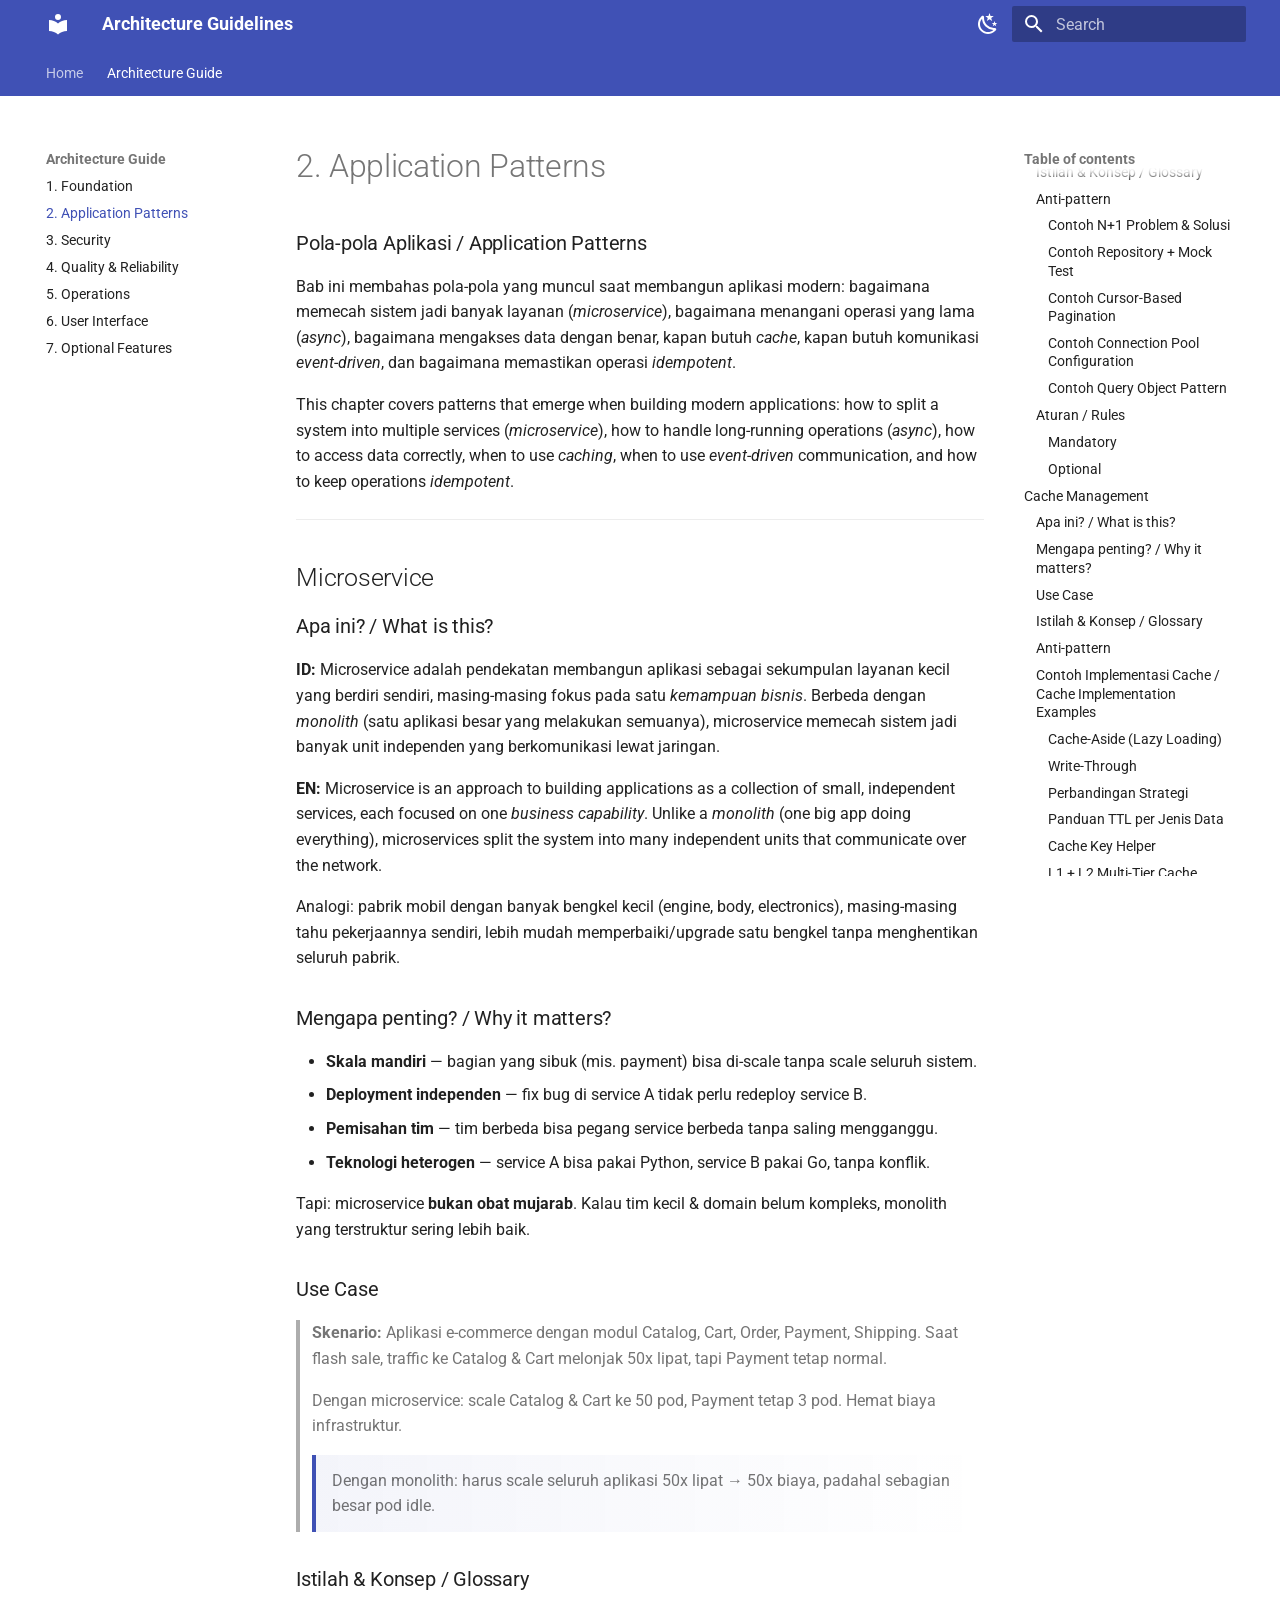
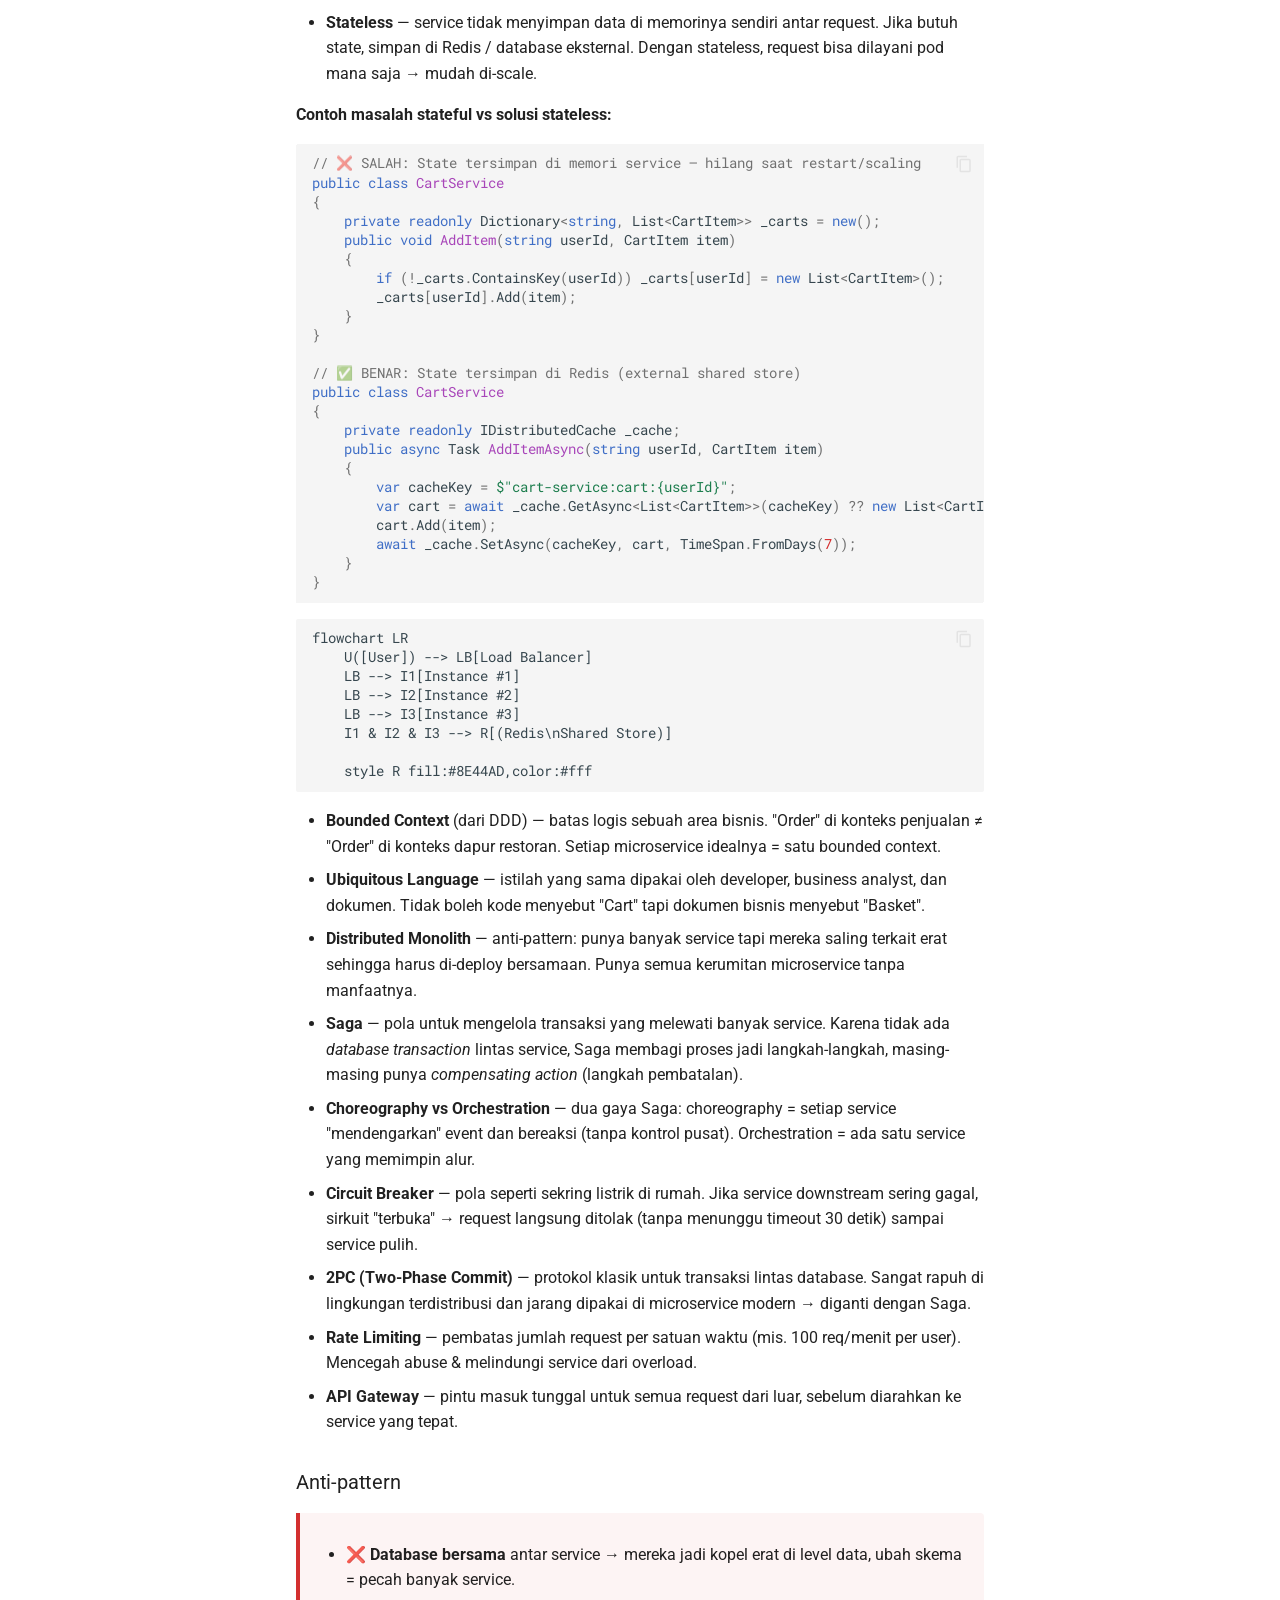
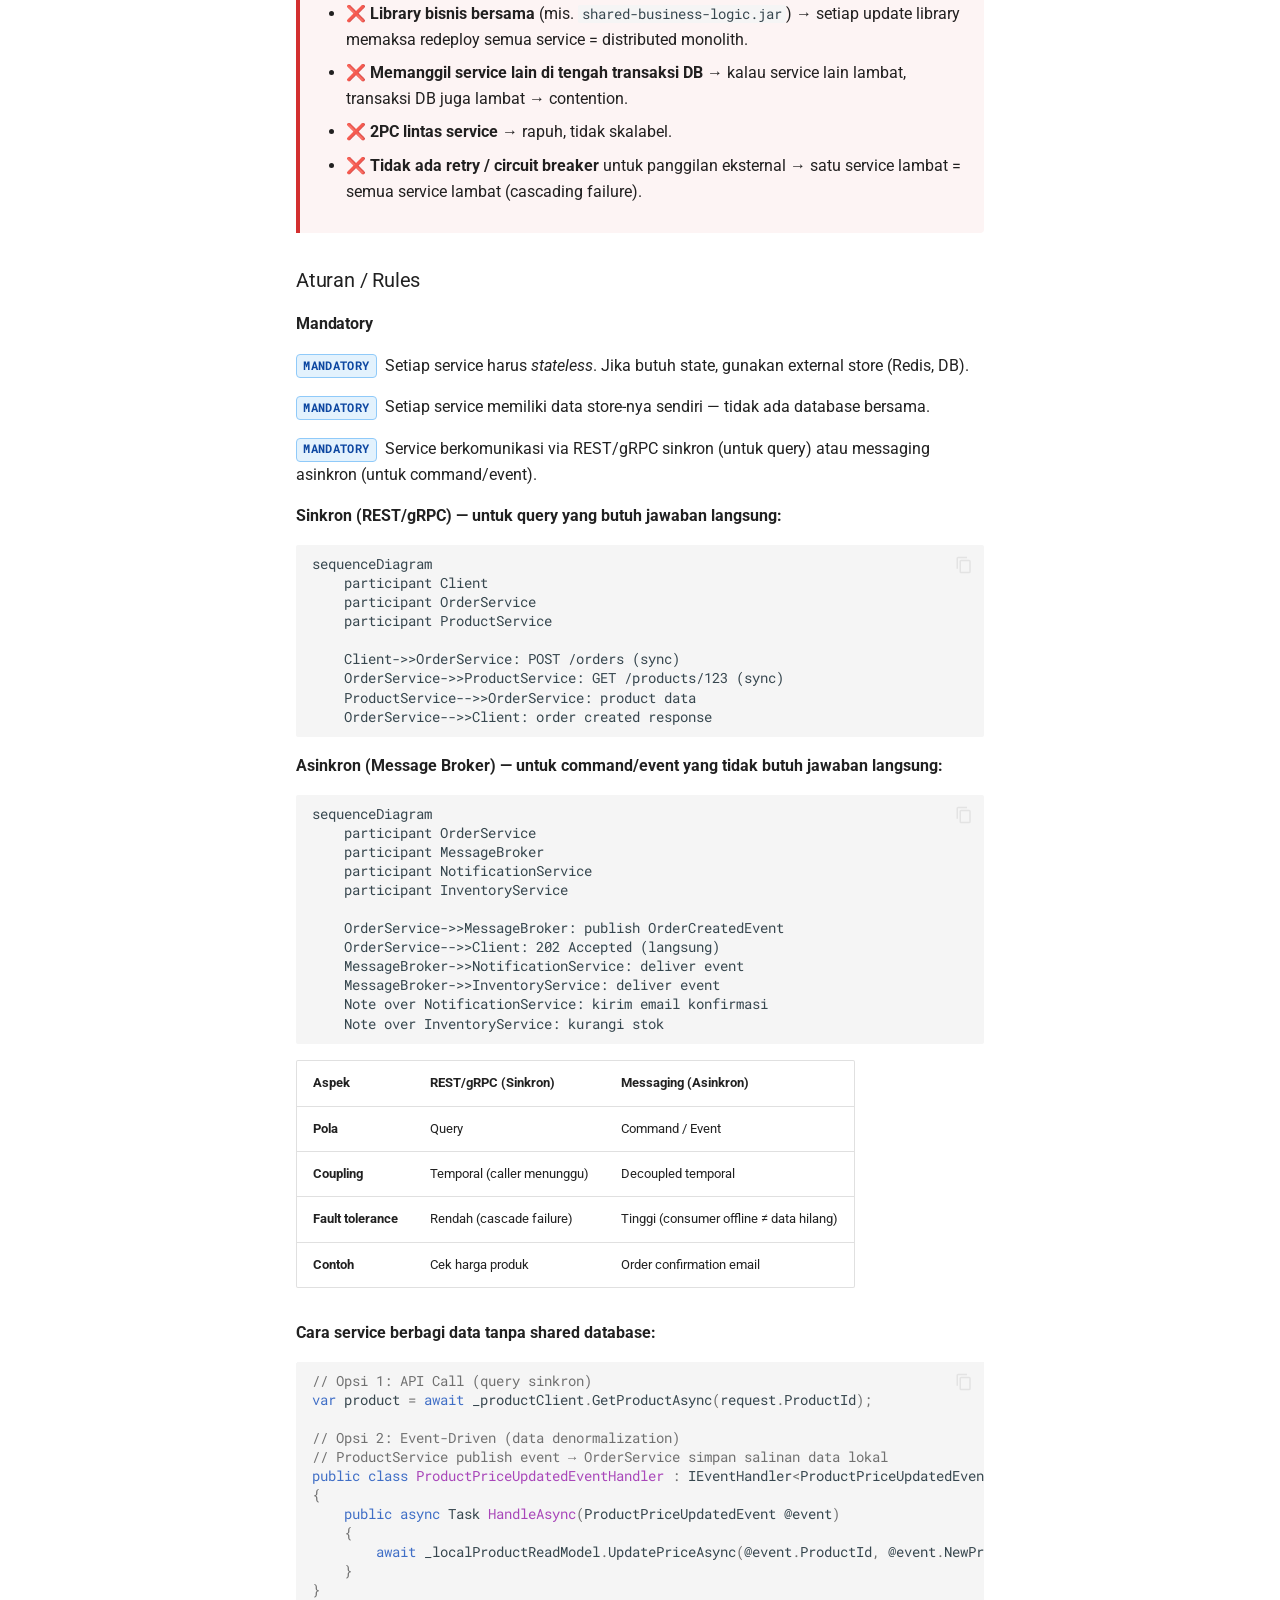
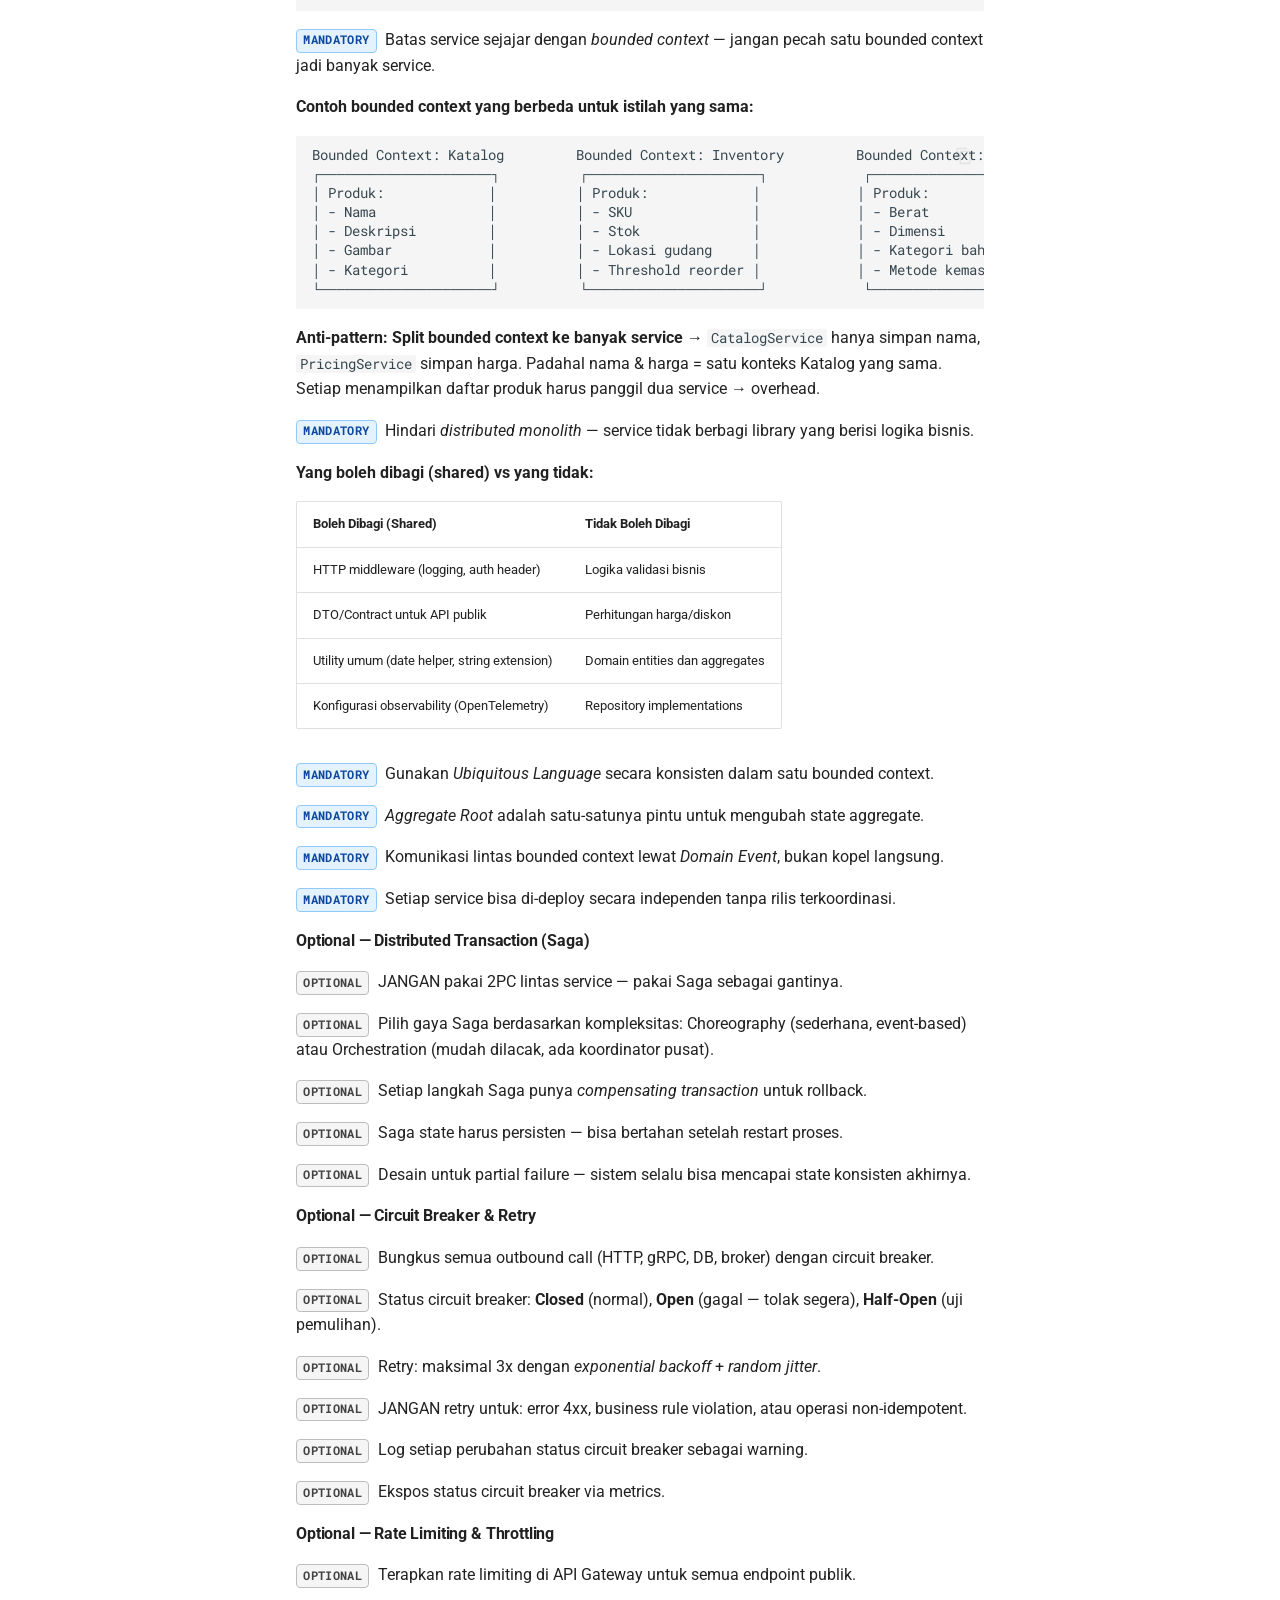
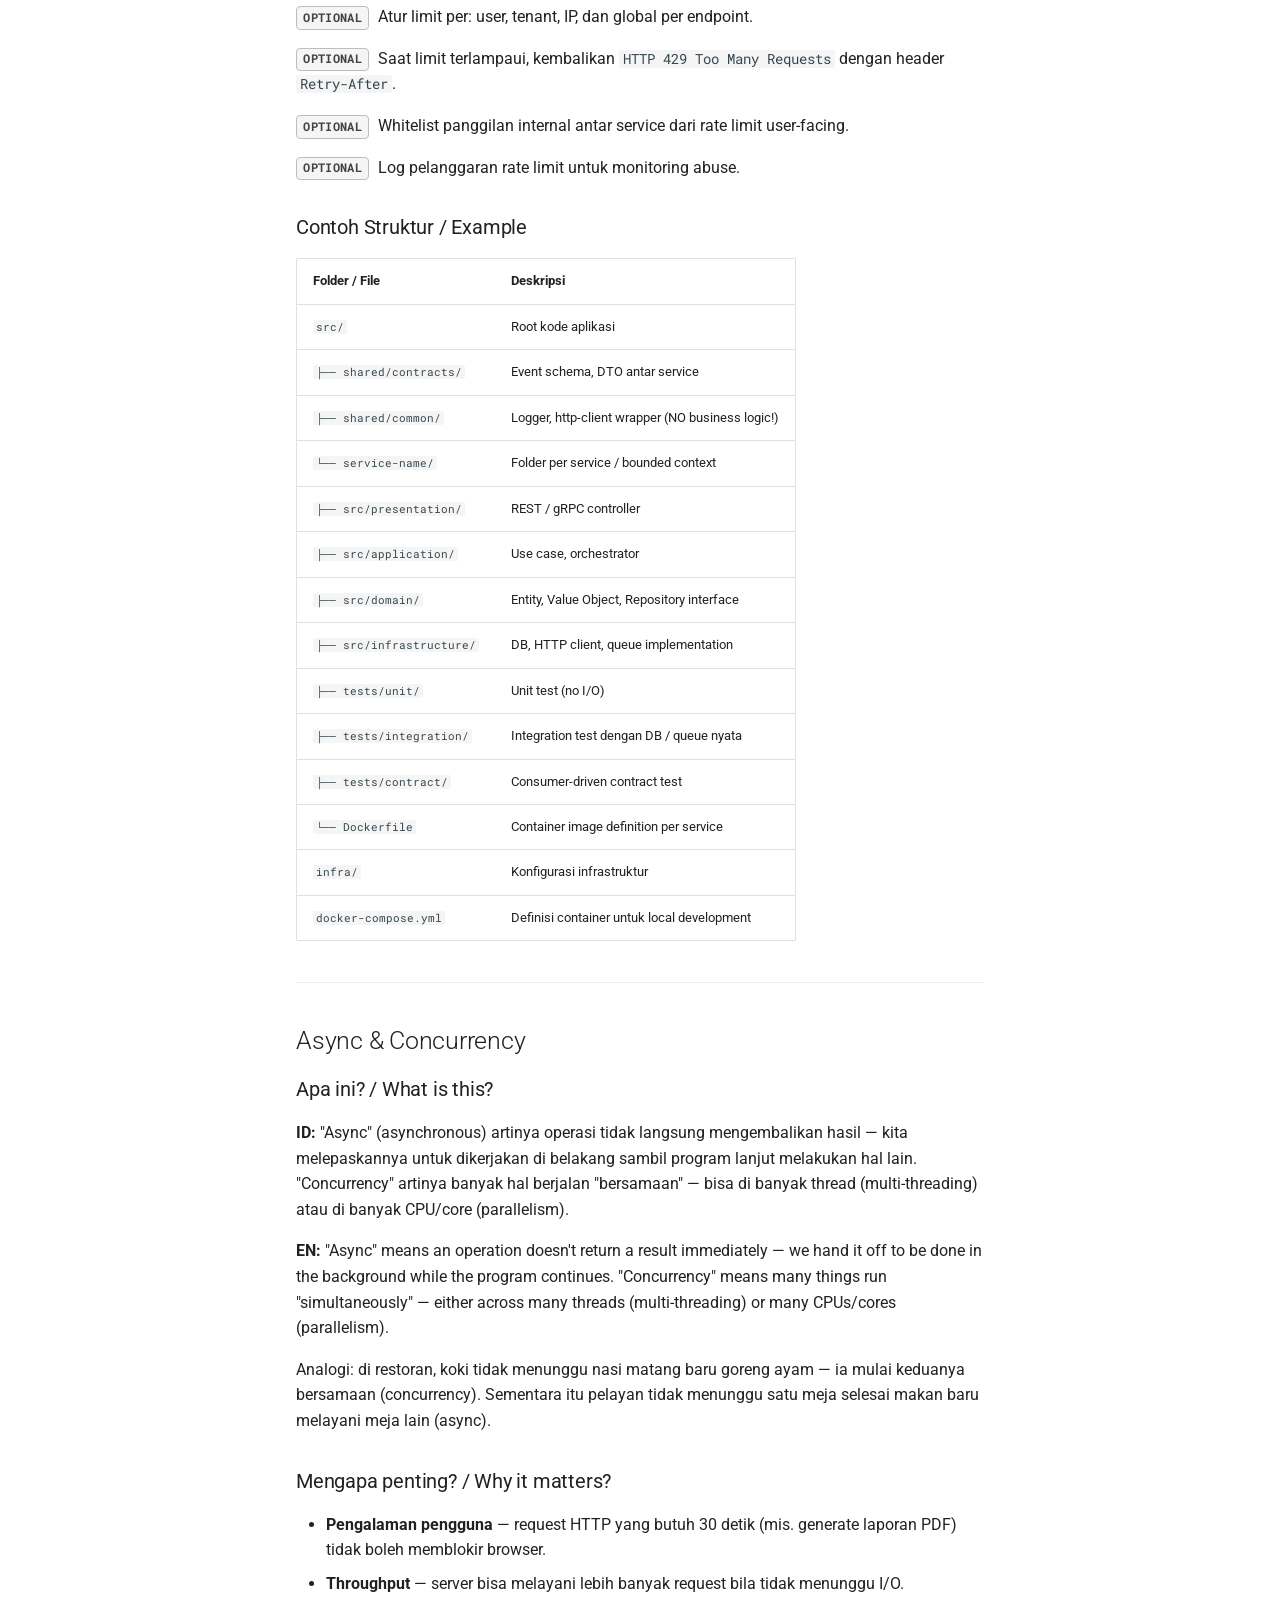
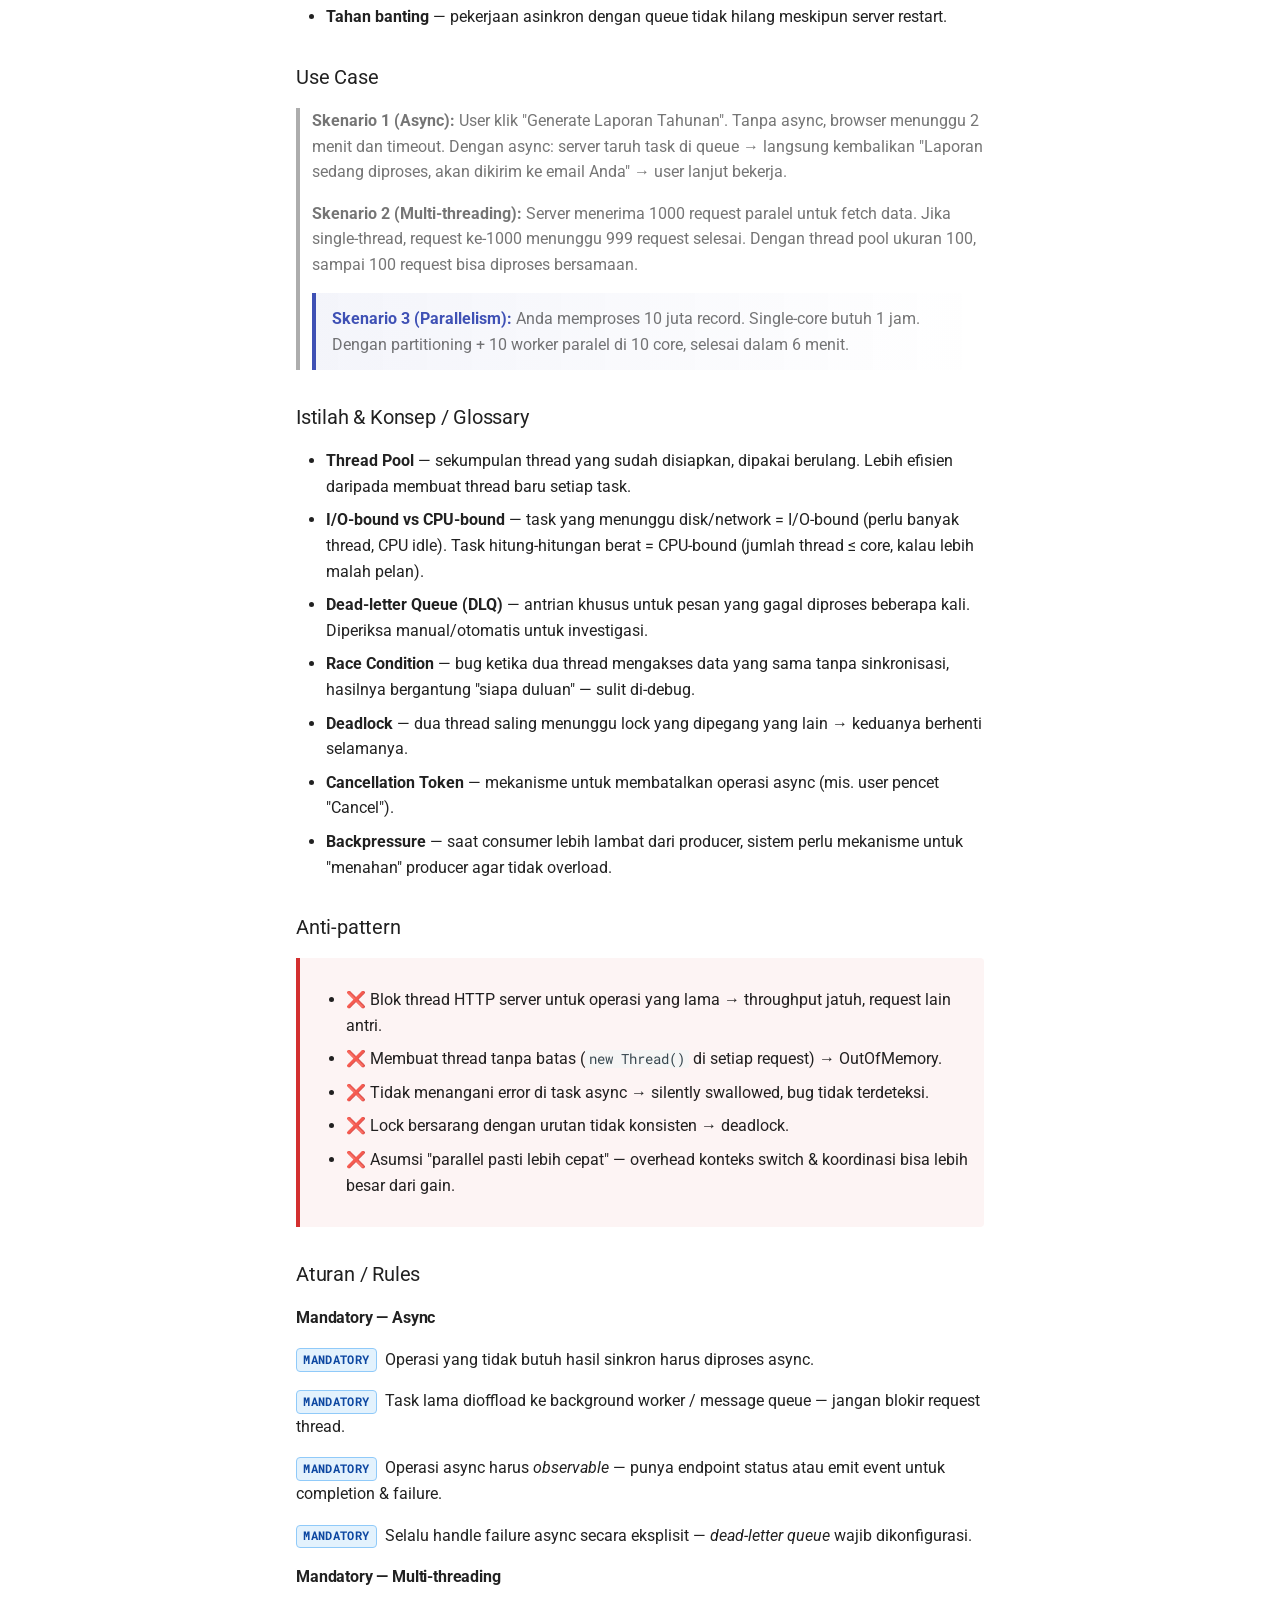
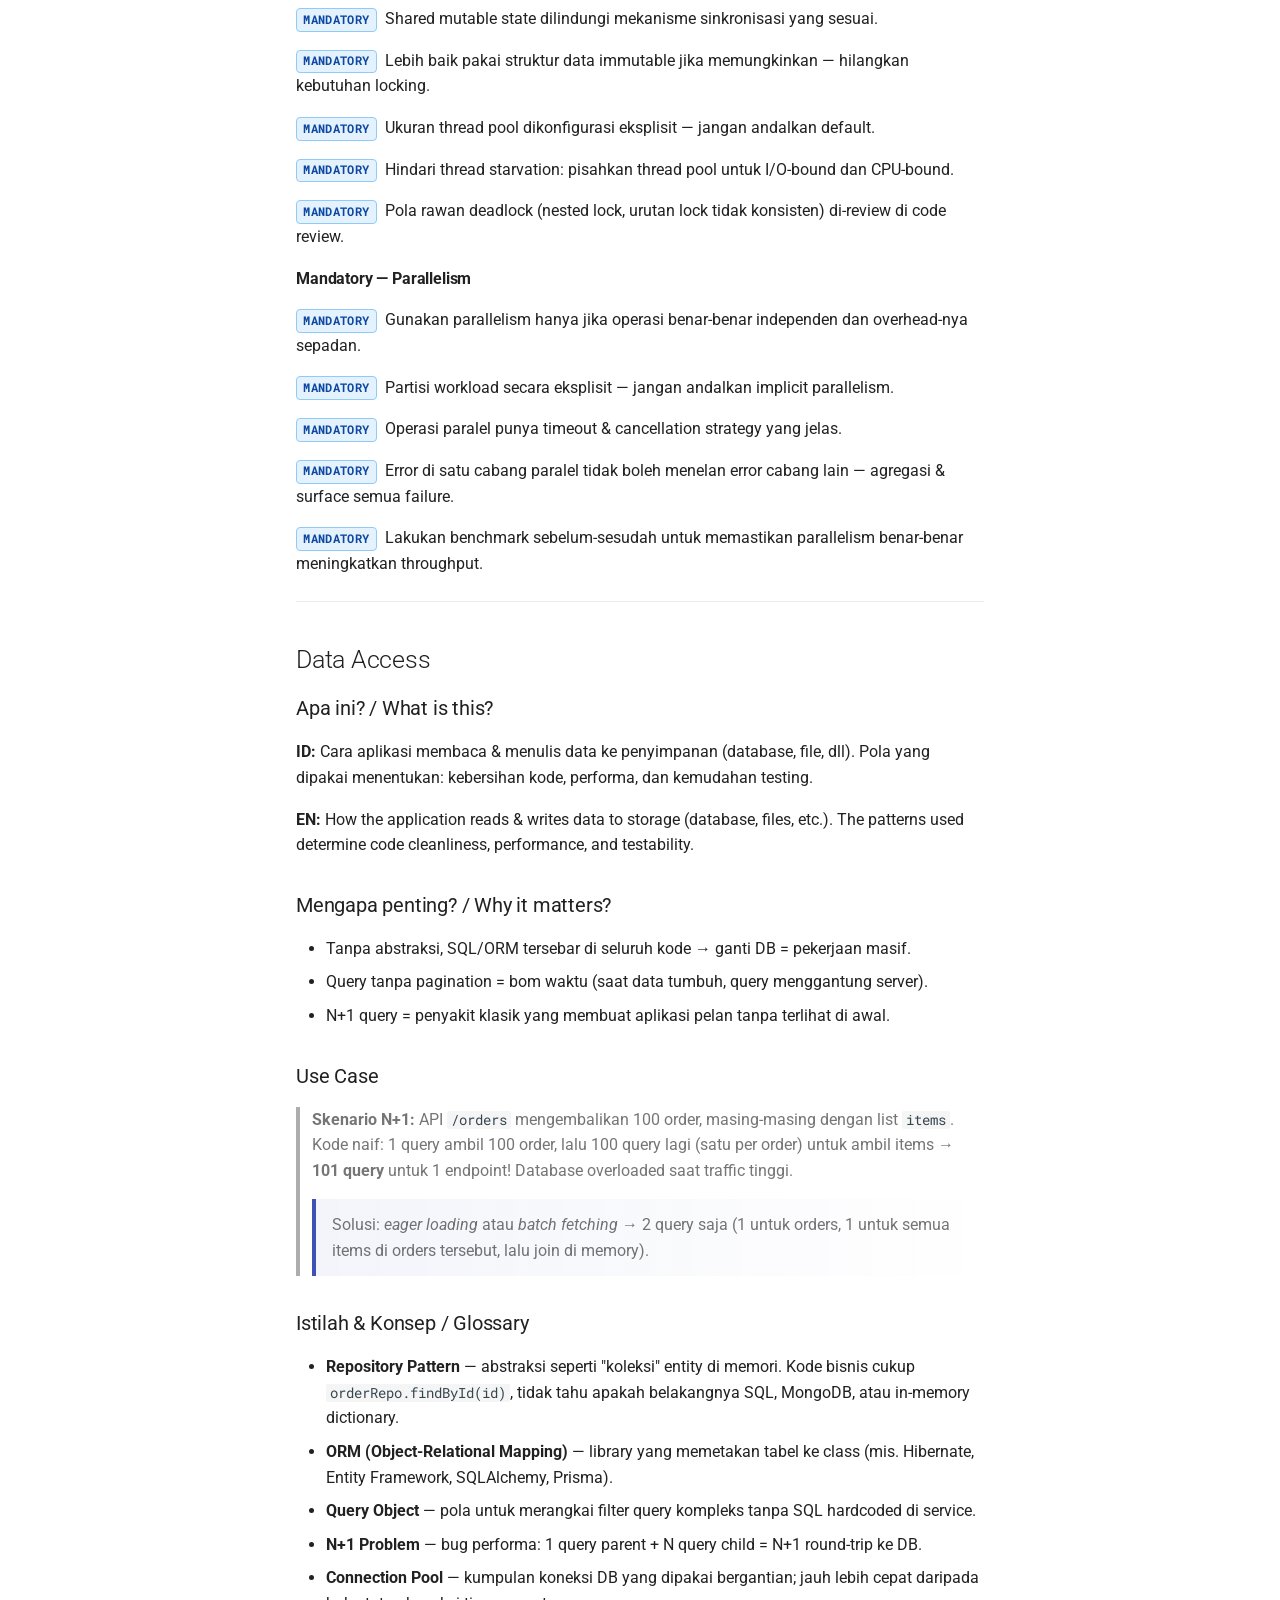
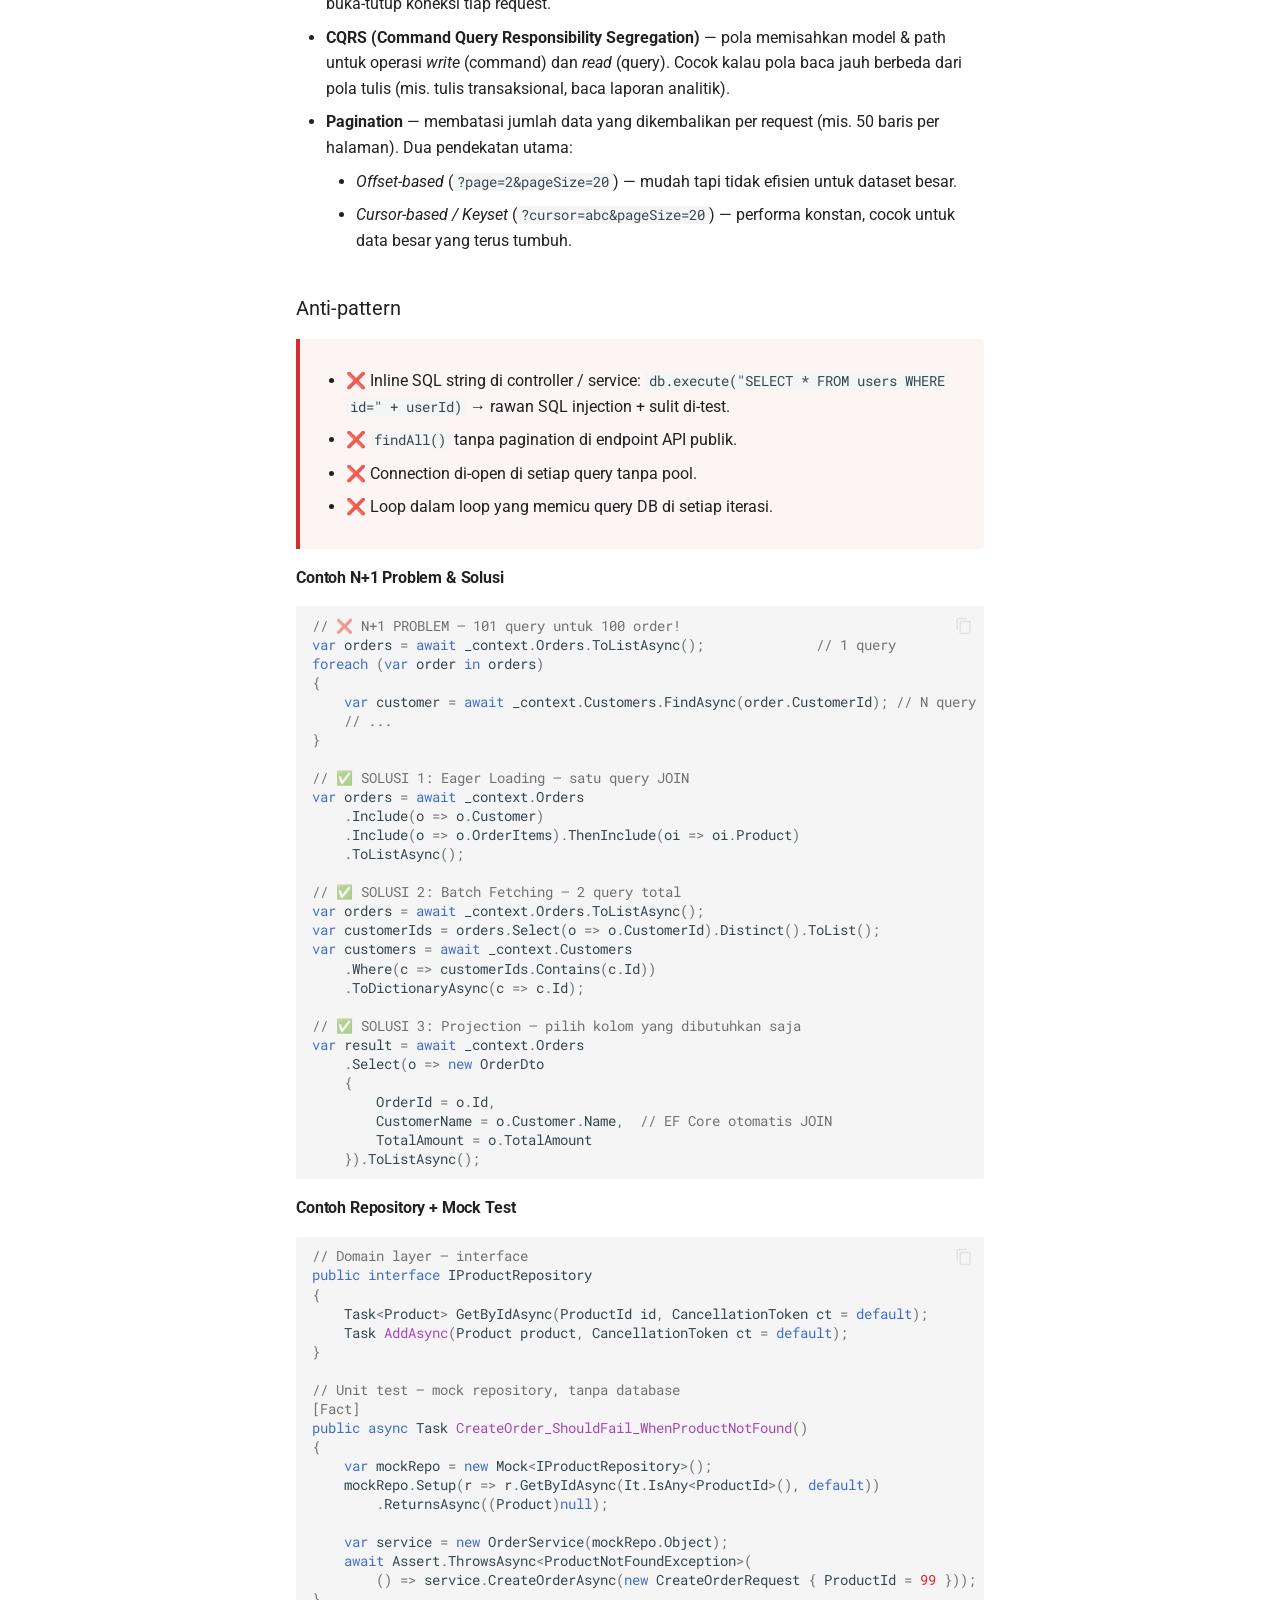
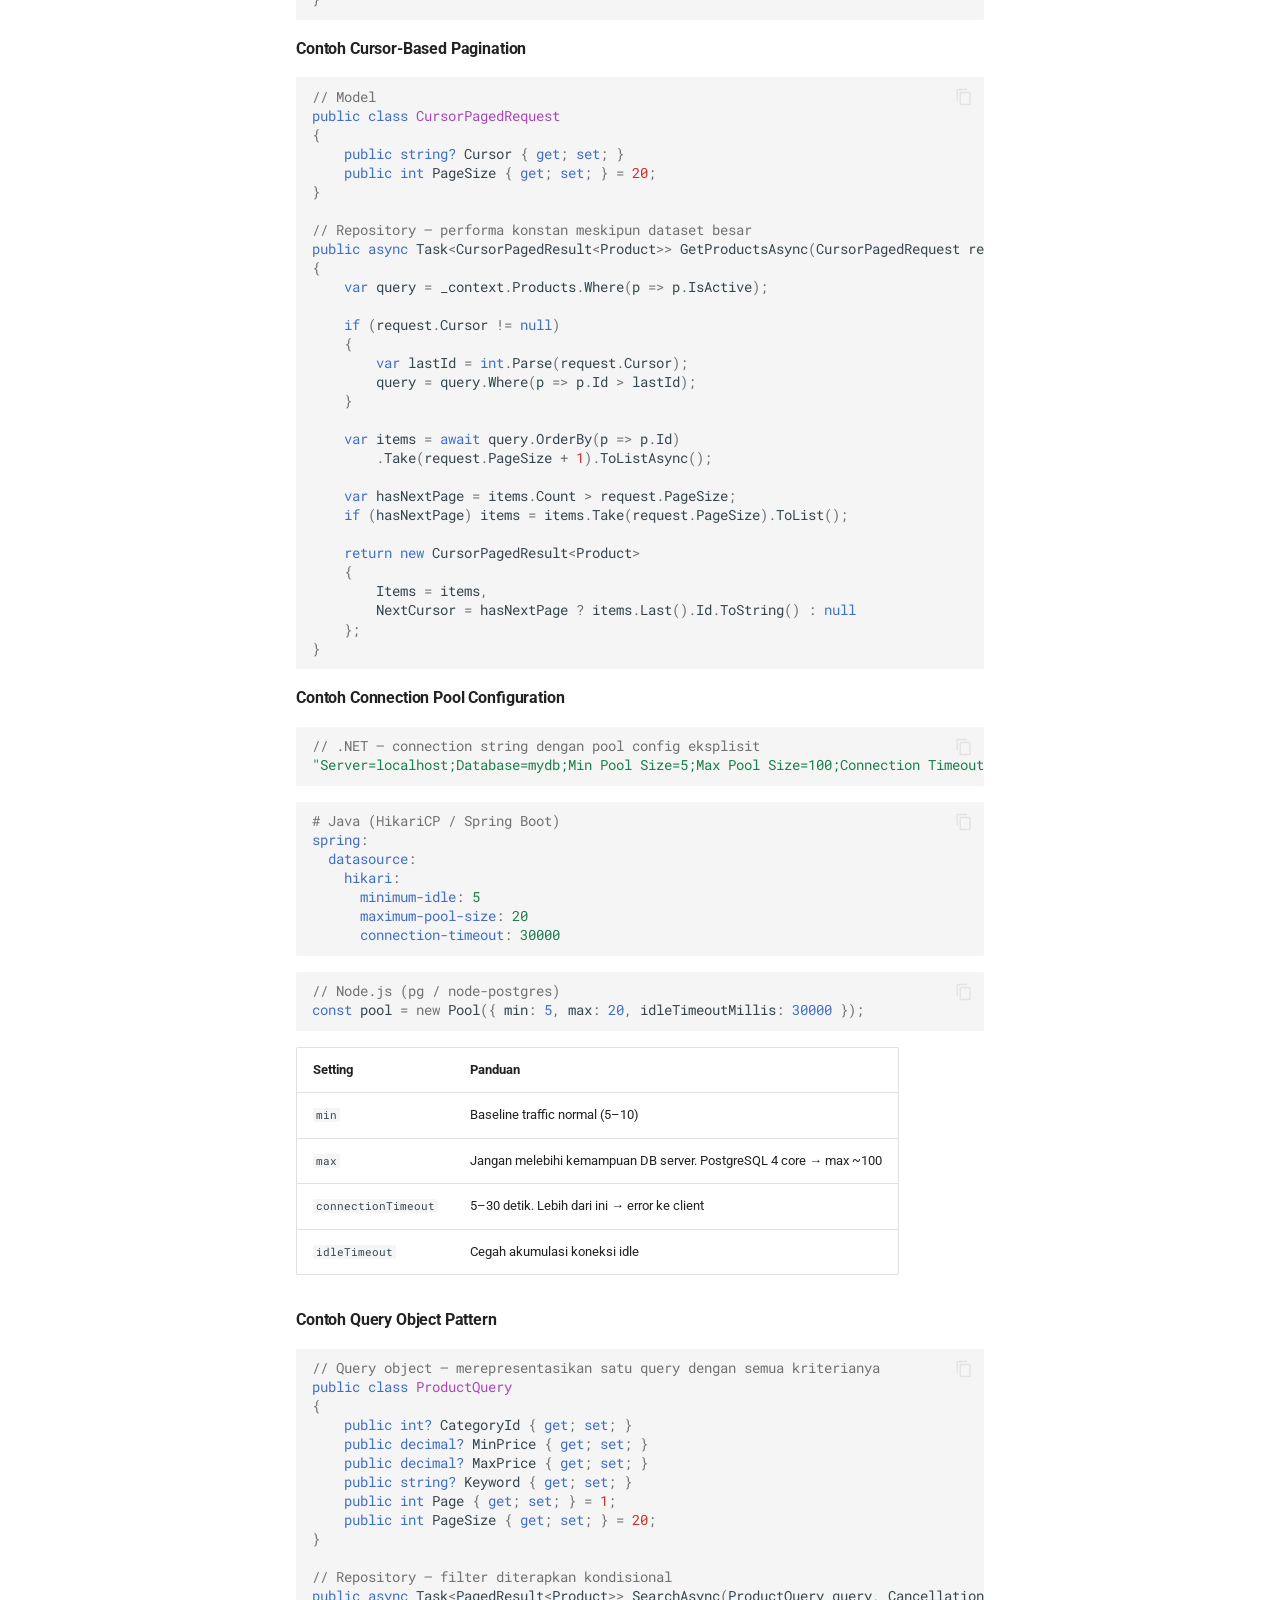
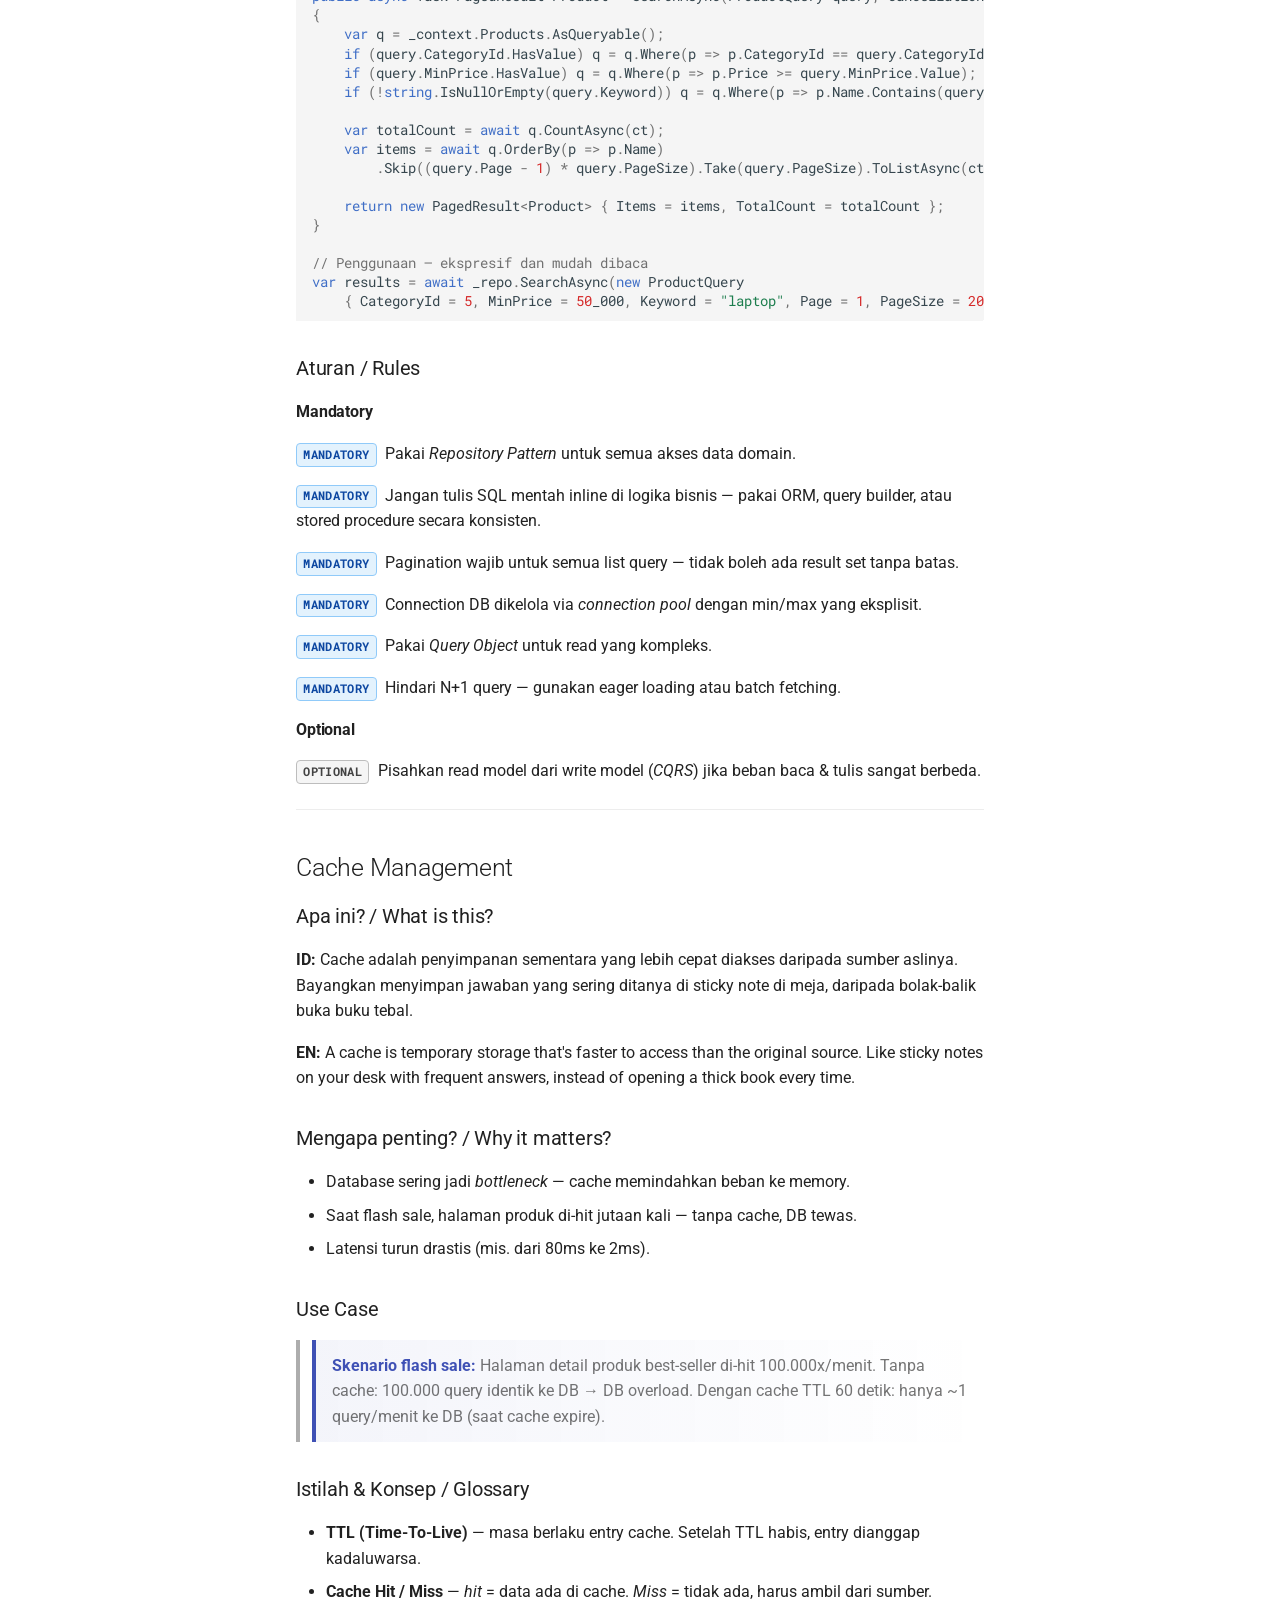
<file: architecture/02-application-patterns/index.html>
<!doctype html>
<html lang="en" class="no-js">
  <head>
    
      <meta charset="utf-8">
      <meta name="viewport" content="width=device-width,initial-scale=1">
      
        <meta name="description" content="Panduan arsitektur perangkat lunak untuk semua level developer / Software architecture guidelines for developers at every level.">
      
      
        <meta name="author" content="Architecture Team">
      
      
      
        <link rel="prev" href="../01-foundation/">
      
      
        <link rel="next" href="../03-security/">
      
      
      <link rel="icon" href="../../assets/images/favicon.png">
      <meta name="generator" content="mkdocs-1.6.1, mkdocs-material-9.5.42">
    
    
      
        <title>2. Application Patterns - Architecture Guidelines</title>
      
    
    
      <link rel="stylesheet" href="../../assets/stylesheets/main.0253249f.min.css">
      
        
        <link rel="stylesheet" href="../../assets/stylesheets/palette.06af60db.min.css">
      
      


    
    
      
    
    
      
        
        
        <link rel="preconnect" href="https://fonts.gstatic.com" crossorigin>
        <link rel="stylesheet" href="https://fonts.googleapis.com/css?family=Roboto:300,300i,400,400i,700,700i%7CRoboto+Mono:400,400i,700,700i&display=fallback">
        <style>:root{--md-text-font:"Roboto";--md-code-font:"Roboto Mono"}</style>
      
    
    
      <link rel="stylesheet" href="../../stylesheets/extra.css">
    
    <script>__md_scope=new URL("../..",location),__md_hash=e=>[...e].reduce(((e,_)=>(e<<5)-e+_.charCodeAt(0)),0),__md_get=(e,_=localStorage,t=__md_scope)=>JSON.parse(_.getItem(t.pathname+"."+e)),__md_set=(e,_,t=localStorage,a=__md_scope)=>{try{t.setItem(a.pathname+"."+e,JSON.stringify(_))}catch(e){}}</script>
    
      

    
    
    
  </head>
  
  
    
    
      
    
    
    
    
    <body dir="ltr" data-md-color-scheme="default" data-md-color-primary="indigo" data-md-color-accent="indigo">
  
    
    <input class="md-toggle" data-md-toggle="drawer" type="checkbox" id="__drawer" autocomplete="off">
    <input class="md-toggle" data-md-toggle="search" type="checkbox" id="__search" autocomplete="off">
    <label class="md-overlay" for="__drawer"></label>
    <div data-md-component="skip">
      
        
        <a href="#2-application-patterns" class="md-skip">
          Skip to content
        </a>
      
    </div>
    <div data-md-component="announce">
      
    </div>
    
    
      

<header class="md-header" data-md-component="header">
  <nav class="md-header__inner md-grid" aria-label="Header">
    <a href="../.." title="Architecture Guidelines" class="md-header__button md-logo" aria-label="Architecture Guidelines" data-md-component="logo">
      
  
  <svg xmlns="http://www.w3.org/2000/svg" viewBox="0 0 24 24"><path d="M12 8a3 3 0 0 0 3-3 3 3 0 0 0-3-3 3 3 0 0 0-3 3 3 3 0 0 0 3 3m0 3.54C9.64 9.35 6.5 8 3 8v11c3.5 0 6.64 1.35 9 3.54 2.36-2.19 5.5-3.54 9-3.54V8c-3.5 0-6.64 1.35-9 3.54"/></svg>

    </a>
    <label class="md-header__button md-icon" for="__drawer">
      
      <svg xmlns="http://www.w3.org/2000/svg" viewBox="0 0 24 24"><path d="M3 6h18v2H3zm0 5h18v2H3zm0 5h18v2H3z"/></svg>
    </label>
    <div class="md-header__title" data-md-component="header-title">
      <div class="md-header__ellipsis">
        <div class="md-header__topic">
          <span class="md-ellipsis">
            Architecture Guidelines
          </span>
        </div>
        <div class="md-header__topic" data-md-component="header-topic">
          <span class="md-ellipsis">
            
              2. Application Patterns
            
          </span>
        </div>
      </div>
    </div>
    
      
        <form class="md-header__option" data-md-component="palette">
  
    
    
    
    <input class="md-option" data-md-color-media="(prefers-color-scheme: light)" data-md-color-scheme="default" data-md-color-primary="indigo" data-md-color-accent="indigo"  aria-label="Switch to dark mode"  type="radio" name="__palette" id="__palette_0">
    
      <label class="md-header__button md-icon" title="Switch to dark mode" for="__palette_1" hidden>
        <svg xmlns="http://www.w3.org/2000/svg" viewBox="0 0 24 24"><path d="m17.75 4.09-2.53 1.94.91 3.06-2.63-1.81-2.63 1.81.91-3.06-2.53-1.94L12.44 4l1.06-3 1.06 3zm3.5 6.91-1.64 1.25.59 1.98-1.7-1.17-1.7 1.17.59-1.98L15.75 11l2.06-.05L18.5 9l.69 1.95zm-2.28 4.95c.83-.08 1.72 1.1 1.19 1.85-.32.45-.66.87-1.08 1.27C15.17 23 8.84 23 4.94 19.07c-3.91-3.9-3.91-10.24 0-14.14.4-.4.82-.76 1.27-1.08.75-.53 1.93.36 1.85 1.19-.27 2.86.69 5.83 2.89 8.02a9.96 9.96 0 0 0 8.02 2.89m-1.64 2.02a12.08 12.08 0 0 1-7.8-3.47c-2.17-2.19-3.33-5-3.49-7.82-2.81 3.14-2.7 7.96.31 10.98 3.02 3.01 7.84 3.12 10.98.31"/></svg>
      </label>
    
  
    
    
    
    <input class="md-option" data-md-color-media="(prefers-color-scheme: dark)" data-md-color-scheme="slate" data-md-color-primary="indigo" data-md-color-accent="indigo"  aria-label="Switch to light mode"  type="radio" name="__palette" id="__palette_1">
    
      <label class="md-header__button md-icon" title="Switch to light mode" for="__palette_0" hidden>
        <svg xmlns="http://www.w3.org/2000/svg" viewBox="0 0 24 24"><path d="M12 7a5 5 0 0 1 5 5 5 5 0 0 1-5 5 5 5 0 0 1-5-5 5 5 0 0 1 5-5m0 2a3 3 0 0 0-3 3 3 3 0 0 0 3 3 3 3 0 0 0 3-3 3 3 0 0 0-3-3m0-7 2.39 3.42C13.65 5.15 12.84 5 12 5s-1.65.15-2.39.42zM3.34 7l4.16-.35A7.2 7.2 0 0 0 5.94 8.5c-.44.74-.69 1.5-.83 2.29zm.02 10 1.76-3.77a7.131 7.131 0 0 0 2.38 4.14zM20.65 7l-1.77 3.79a7.02 7.02 0 0 0-2.38-4.15zm-.01 10-4.14.36c.59-.51 1.12-1.14 1.54-1.86.42-.73.69-1.5.83-2.29zM12 22l-2.41-3.44c.74.27 1.55.44 2.41.44.82 0 1.63-.17 2.37-.44z"/></svg>
      </label>
    
  
</form>
      
    
    
      <script>var palette=__md_get("__palette");if(palette&&palette.color){if("(prefers-color-scheme)"===palette.color.media){var media=matchMedia("(prefers-color-scheme: light)"),input=document.querySelector(media.matches?"[data-md-color-media='(prefers-color-scheme: light)']":"[data-md-color-media='(prefers-color-scheme: dark)']");palette.color.media=input.getAttribute("data-md-color-media"),palette.color.scheme=input.getAttribute("data-md-color-scheme"),palette.color.primary=input.getAttribute("data-md-color-primary"),palette.color.accent=input.getAttribute("data-md-color-accent")}for(var[key,value]of Object.entries(palette.color))document.body.setAttribute("data-md-color-"+key,value)}</script>
    
    
    
      <label class="md-header__button md-icon" for="__search">
        
        <svg xmlns="http://www.w3.org/2000/svg" viewBox="0 0 24 24"><path d="M9.5 3A6.5 6.5 0 0 1 16 9.5c0 1.61-.59 3.09-1.56 4.23l.27.27h.79l5 5-1.5 1.5-5-5v-.79l-.27-.27A6.52 6.52 0 0 1 9.5 16 6.5 6.5 0 0 1 3 9.5 6.5 6.5 0 0 1 9.5 3m0 2C7 5 5 7 5 9.5S7 14 9.5 14 14 12 14 9.5 12 5 9.5 5"/></svg>
      </label>
      <div class="md-search" data-md-component="search" role="dialog">
  <label class="md-search__overlay" for="__search"></label>
  <div class="md-search__inner" role="search">
    <form class="md-search__form" name="search">
      <input type="text" class="md-search__input" name="query" aria-label="Search" placeholder="Search" autocapitalize="off" autocorrect="off" autocomplete="off" spellcheck="false" data-md-component="search-query" required>
      <label class="md-search__icon md-icon" for="__search">
        
        <svg xmlns="http://www.w3.org/2000/svg" viewBox="0 0 24 24"><path d="M9.5 3A6.5 6.5 0 0 1 16 9.5c0 1.61-.59 3.09-1.56 4.23l.27.27h.79l5 5-1.5 1.5-5-5v-.79l-.27-.27A6.52 6.52 0 0 1 9.5 16 6.5 6.5 0 0 1 3 9.5 6.5 6.5 0 0 1 9.5 3m0 2C7 5 5 7 5 9.5S7 14 9.5 14 14 12 14 9.5 12 5 9.5 5"/></svg>
        
        <svg xmlns="http://www.w3.org/2000/svg" viewBox="0 0 24 24"><path d="M20 11v2H8l5.5 5.5-1.42 1.42L4.16 12l7.92-7.92L13.5 5.5 8 11z"/></svg>
      </label>
      <nav class="md-search__options" aria-label="Search">
        
          <a href="javascript:void(0)" class="md-search__icon md-icon" title="Share" aria-label="Share" data-clipboard data-clipboard-text="" data-md-component="search-share" tabindex="-1">
            
            <svg xmlns="http://www.w3.org/2000/svg" viewBox="0 0 24 24"><path d="M18 16.08c-.76 0-1.44.3-1.96.77L8.91 12.7c.05-.23.09-.46.09-.7s-.04-.47-.09-.7l7.05-4.11c.54.5 1.25.81 2.04.81a3 3 0 0 0 3-3 3 3 0 0 0-3-3 3 3 0 0 0-3 3c0 .24.04.47.09.7L8.04 9.81C7.5 9.31 6.79 9 6 9a3 3 0 0 0-3 3 3 3 0 0 0 3 3c.79 0 1.5-.31 2.04-.81l7.12 4.15c-.05.21-.08.43-.08.66 0 1.61 1.31 2.91 2.92 2.91s2.92-1.3 2.92-2.91A2.92 2.92 0 0 0 18 16.08"/></svg>
          </a>
        
        <button type="reset" class="md-search__icon md-icon" title="Clear" aria-label="Clear" tabindex="-1">
          
          <svg xmlns="http://www.w3.org/2000/svg" viewBox="0 0 24 24"><path d="M19 6.41 17.59 5 12 10.59 6.41 5 5 6.41 10.59 12 5 17.59 6.41 19 12 13.41 17.59 19 19 17.59 13.41 12z"/></svg>
        </button>
      </nav>
      
        <div class="md-search__suggest" data-md-component="search-suggest"></div>
      
    </form>
    <div class="md-search__output">
      <div class="md-search__scrollwrap" tabindex="0" data-md-scrollfix>
        <div class="md-search-result" data-md-component="search-result">
          <div class="md-search-result__meta">
            Initializing search
          </div>
          <ol class="md-search-result__list" role="presentation"></ol>
        </div>
      </div>
    </div>
  </div>
</div>
    
    
  </nav>
  
</header>
    
    <div class="md-container" data-md-component="container">
      
      
        
          
            
<nav class="md-tabs" aria-label="Tabs" data-md-component="tabs">
  <div class="md-grid">
    <ul class="md-tabs__list">
      
        
  
  
  
    <li class="md-tabs__item">
      <a href="../.." class="md-tabs__link">
        
  
    
  
  Home

      </a>
    </li>
  

      
        
  
  
    
  
  
    
    
      <li class="md-tabs__item md-tabs__item--active">
        <a href="../01-foundation/" class="md-tabs__link">
          
  
    
  
  Architecture Guide

        </a>
      </li>
    
  

      
    </ul>
  </div>
</nav>
          
        
      
      <main class="md-main" data-md-component="main">
        <div class="md-main__inner md-grid">
          
            
              
              <div class="md-sidebar md-sidebar--primary" data-md-component="sidebar" data-md-type="navigation" >
                <div class="md-sidebar__scrollwrap">
                  <div class="md-sidebar__inner">
                    


  


<nav class="md-nav md-nav--primary md-nav--lifted" aria-label="Navigation" data-md-level="0">
  <label class="md-nav__title" for="__drawer">
    <a href="../.." title="Architecture Guidelines" class="md-nav__button md-logo" aria-label="Architecture Guidelines" data-md-component="logo">
      
  
  <svg xmlns="http://www.w3.org/2000/svg" viewBox="0 0 24 24"><path d="M12 8a3 3 0 0 0 3-3 3 3 0 0 0-3-3 3 3 0 0 0-3 3 3 3 0 0 0 3 3m0 3.54C9.64 9.35 6.5 8 3 8v11c3.5 0 6.64 1.35 9 3.54 2.36-2.19 5.5-3.54 9-3.54V8c-3.5 0-6.64 1.35-9 3.54"/></svg>

    </a>
    Architecture Guidelines
  </label>
  
  <ul class="md-nav__list" data-md-scrollfix>
    
      
      
  
  
  
  
    <li class="md-nav__item">
      <a href="../.." class="md-nav__link">
        
  
  <span class="md-ellipsis">
    Home
  </span>
  

      </a>
    </li>
  

    
      
      
  
  
    
  
  
  
    
    
      
        
      
        
      
        
      
        
      
        
      
        
      
        
      
    
    
      
        
        
      
      
        
      
    
    
    <li class="md-nav__item md-nav__item--active md-nav__item--section md-nav__item--nested">
      
        
        
        <input class="md-nav__toggle md-toggle " type="checkbox" id="__nav_2" checked>
        
          
          <label class="md-nav__link" for="__nav_2" id="__nav_2_label" tabindex="">
            
  
  <span class="md-ellipsis">
    Architecture Guide
  </span>
  

            <span class="md-nav__icon md-icon"></span>
          </label>
        
        <nav class="md-nav" data-md-level="1" aria-labelledby="__nav_2_label" aria-expanded="true">
          <label class="md-nav__title" for="__nav_2">
            <span class="md-nav__icon md-icon"></span>
            Architecture Guide
          </label>
          <ul class="md-nav__list" data-md-scrollfix>
            
              
                
  
  
  
  
    <li class="md-nav__item">
      <a href="../01-foundation/" class="md-nav__link">
        
  
  <span class="md-ellipsis">
    1. Foundation
  </span>
  

      </a>
    </li>
  

              
            
              
                
  
  
    
  
  
  
    <li class="md-nav__item md-nav__item--active">
      
      <input class="md-nav__toggle md-toggle" type="checkbox" id="__toc">
      
      
        
      
      
        <label class="md-nav__link md-nav__link--active" for="__toc">
          
  
  <span class="md-ellipsis">
    2. Application Patterns
  </span>
  

          <span class="md-nav__icon md-icon"></span>
        </label>
      
      <a href="./" class="md-nav__link md-nav__link--active">
        
  
  <span class="md-ellipsis">
    2. Application Patterns
  </span>
  

      </a>
      
        

<nav class="md-nav md-nav--secondary" aria-label="Table of contents">
  
  
  
    
  
  
    <label class="md-nav__title" for="__toc">
      <span class="md-nav__icon md-icon"></span>
      Table of contents
    </label>
    <ul class="md-nav__list" data-md-component="toc" data-md-scrollfix>
      
        <li class="md-nav__item">
  <a href="#pola-pola-aplikasi-application-patterns" class="md-nav__link">
    <span class="md-ellipsis">
      Pola-pola Aplikasi / Application Patterns
    </span>
  </a>
  
</li>
      
        <li class="md-nav__item">
  <a href="#microservice" class="md-nav__link">
    <span class="md-ellipsis">
      Microservice
    </span>
  </a>
  
    <nav class="md-nav" aria-label="Microservice">
      <ul class="md-nav__list">
        
          <li class="md-nav__item">
  <a href="#apa-ini-what-is-this" class="md-nav__link">
    <span class="md-ellipsis">
      Apa ini? / What is this?
    </span>
  </a>
  
</li>
        
          <li class="md-nav__item">
  <a href="#mengapa-penting-why-it-matters" class="md-nav__link">
    <span class="md-ellipsis">
      Mengapa penting? / Why it matters?
    </span>
  </a>
  
</li>
        
          <li class="md-nav__item">
  <a href="#use-case" class="md-nav__link">
    <span class="md-ellipsis">
      Use Case
    </span>
  </a>
  
</li>
        
          <li class="md-nav__item">
  <a href="#istilah-konsep-glossary" class="md-nav__link">
    <span class="md-ellipsis">
      Istilah &amp; Konsep / Glossary
    </span>
  </a>
  
</li>
        
          <li class="md-nav__item">
  <a href="#anti-pattern" class="md-nav__link">
    <span class="md-ellipsis">
      Anti-pattern
    </span>
  </a>
  
</li>
        
          <li class="md-nav__item">
  <a href="#aturan-rules" class="md-nav__link">
    <span class="md-ellipsis">
      Aturan / Rules
    </span>
  </a>
  
    <nav class="md-nav" aria-label="Aturan / Rules">
      <ul class="md-nav__list">
        
          <li class="md-nav__item">
  <a href="#mandatory" class="md-nav__link">
    <span class="md-ellipsis">
      Mandatory
    </span>
  </a>
  
</li>
        
          <li class="md-nav__item">
  <a href="#optional-distributed-transaction-saga" class="md-nav__link">
    <span class="md-ellipsis">
      Optional — Distributed Transaction (Saga)
    </span>
  </a>
  
</li>
        
          <li class="md-nav__item">
  <a href="#optional-circuit-breaker-retry" class="md-nav__link">
    <span class="md-ellipsis">
      Optional — Circuit Breaker &amp; Retry
    </span>
  </a>
  
</li>
        
          <li class="md-nav__item">
  <a href="#optional-rate-limiting-throttling" class="md-nav__link">
    <span class="md-ellipsis">
      Optional — Rate Limiting &amp; Throttling
    </span>
  </a>
  
</li>
        
      </ul>
    </nav>
  
</li>
        
          <li class="md-nav__item">
  <a href="#contoh-struktur-example" class="md-nav__link">
    <span class="md-ellipsis">
      Contoh Struktur / Example
    </span>
  </a>
  
</li>
        
      </ul>
    </nav>
  
</li>
      
        <li class="md-nav__item">
  <a href="#async-concurrency" class="md-nav__link">
    <span class="md-ellipsis">
      Async &amp; Concurrency
    </span>
  </a>
  
    <nav class="md-nav" aria-label="Async & Concurrency">
      <ul class="md-nav__list">
        
          <li class="md-nav__item">
  <a href="#apa-ini-what-is-this_1" class="md-nav__link">
    <span class="md-ellipsis">
      Apa ini? / What is this?
    </span>
  </a>
  
</li>
        
          <li class="md-nav__item">
  <a href="#mengapa-penting-why-it-matters_1" class="md-nav__link">
    <span class="md-ellipsis">
      Mengapa penting? / Why it matters?
    </span>
  </a>
  
</li>
        
          <li class="md-nav__item">
  <a href="#use-case_1" class="md-nav__link">
    <span class="md-ellipsis">
      Use Case
    </span>
  </a>
  
</li>
        
          <li class="md-nav__item">
  <a href="#istilah-konsep-glossary_1" class="md-nav__link">
    <span class="md-ellipsis">
      Istilah &amp; Konsep / Glossary
    </span>
  </a>
  
</li>
        
          <li class="md-nav__item">
  <a href="#anti-pattern_1" class="md-nav__link">
    <span class="md-ellipsis">
      Anti-pattern
    </span>
  </a>
  
</li>
        
          <li class="md-nav__item">
  <a href="#aturan-rules_1" class="md-nav__link">
    <span class="md-ellipsis">
      Aturan / Rules
    </span>
  </a>
  
    <nav class="md-nav" aria-label="Aturan / Rules">
      <ul class="md-nav__list">
        
          <li class="md-nav__item">
  <a href="#mandatory-async" class="md-nav__link">
    <span class="md-ellipsis">
      Mandatory — Async
    </span>
  </a>
  
</li>
        
          <li class="md-nav__item">
  <a href="#mandatory-multi-threading" class="md-nav__link">
    <span class="md-ellipsis">
      Mandatory — Multi-threading
    </span>
  </a>
  
</li>
        
          <li class="md-nav__item">
  <a href="#mandatory-parallelism" class="md-nav__link">
    <span class="md-ellipsis">
      Mandatory — Parallelism
    </span>
  </a>
  
</li>
        
      </ul>
    </nav>
  
</li>
        
      </ul>
    </nav>
  
</li>
      
        <li class="md-nav__item">
  <a href="#data-access" class="md-nav__link">
    <span class="md-ellipsis">
      Data Access
    </span>
  </a>
  
    <nav class="md-nav" aria-label="Data Access">
      <ul class="md-nav__list">
        
          <li class="md-nav__item">
  <a href="#apa-ini-what-is-this_2" class="md-nav__link">
    <span class="md-ellipsis">
      Apa ini? / What is this?
    </span>
  </a>
  
</li>
        
          <li class="md-nav__item">
  <a href="#mengapa-penting-why-it-matters_2" class="md-nav__link">
    <span class="md-ellipsis">
      Mengapa penting? / Why it matters?
    </span>
  </a>
  
</li>
        
          <li class="md-nav__item">
  <a href="#use-case_2" class="md-nav__link">
    <span class="md-ellipsis">
      Use Case
    </span>
  </a>
  
</li>
        
          <li class="md-nav__item">
  <a href="#istilah-konsep-glossary_2" class="md-nav__link">
    <span class="md-ellipsis">
      Istilah &amp; Konsep / Glossary
    </span>
  </a>
  
</li>
        
          <li class="md-nav__item">
  <a href="#anti-pattern_2" class="md-nav__link">
    <span class="md-ellipsis">
      Anti-pattern
    </span>
  </a>
  
    <nav class="md-nav" aria-label="Anti-pattern">
      <ul class="md-nav__list">
        
          <li class="md-nav__item">
  <a href="#contoh-n1-problem-solusi" class="md-nav__link">
    <span class="md-ellipsis">
      Contoh N+1 Problem &amp; Solusi
    </span>
  </a>
  
</li>
        
          <li class="md-nav__item">
  <a href="#contoh-repository-mock-test" class="md-nav__link">
    <span class="md-ellipsis">
      Contoh Repository + Mock Test
    </span>
  </a>
  
</li>
        
          <li class="md-nav__item">
  <a href="#contoh-cursor-based-pagination" class="md-nav__link">
    <span class="md-ellipsis">
      Contoh Cursor-Based Pagination
    </span>
  </a>
  
</li>
        
          <li class="md-nav__item">
  <a href="#contoh-connection-pool-configuration" class="md-nav__link">
    <span class="md-ellipsis">
      Contoh Connection Pool Configuration
    </span>
  </a>
  
</li>
        
          <li class="md-nav__item">
  <a href="#contoh-query-object-pattern" class="md-nav__link">
    <span class="md-ellipsis">
      Contoh Query Object Pattern
    </span>
  </a>
  
</li>
        
      </ul>
    </nav>
  
</li>
        
          <li class="md-nav__item">
  <a href="#aturan-rules_2" class="md-nav__link">
    <span class="md-ellipsis">
      Aturan / Rules
    </span>
  </a>
  
    <nav class="md-nav" aria-label="Aturan / Rules">
      <ul class="md-nav__list">
        
          <li class="md-nav__item">
  <a href="#mandatory_1" class="md-nav__link">
    <span class="md-ellipsis">
      Mandatory
    </span>
  </a>
  
</li>
        
          <li class="md-nav__item">
  <a href="#optional" class="md-nav__link">
    <span class="md-ellipsis">
      Optional
    </span>
  </a>
  
</li>
        
      </ul>
    </nav>
  
</li>
        
      </ul>
    </nav>
  
</li>
      
        <li class="md-nav__item">
  <a href="#cache-management" class="md-nav__link">
    <span class="md-ellipsis">
      Cache Management
    </span>
  </a>
  
    <nav class="md-nav" aria-label="Cache Management">
      <ul class="md-nav__list">
        
          <li class="md-nav__item">
  <a href="#apa-ini-what-is-this_3" class="md-nav__link">
    <span class="md-ellipsis">
      Apa ini? / What is this?
    </span>
  </a>
  
</li>
        
          <li class="md-nav__item">
  <a href="#mengapa-penting-why-it-matters_3" class="md-nav__link">
    <span class="md-ellipsis">
      Mengapa penting? / Why it matters?
    </span>
  </a>
  
</li>
        
          <li class="md-nav__item">
  <a href="#use-case_3" class="md-nav__link">
    <span class="md-ellipsis">
      Use Case
    </span>
  </a>
  
</li>
        
          <li class="md-nav__item">
  <a href="#istilah-konsep-glossary_3" class="md-nav__link">
    <span class="md-ellipsis">
      Istilah &amp; Konsep / Glossary
    </span>
  </a>
  
</li>
        
          <li class="md-nav__item">
  <a href="#anti-pattern_3" class="md-nav__link">
    <span class="md-ellipsis">
      Anti-pattern
    </span>
  </a>
  
</li>
        
          <li class="md-nav__item">
  <a href="#contoh-implementasi-cache-cache-implementation-examples" class="md-nav__link">
    <span class="md-ellipsis">
      Contoh Implementasi Cache / Cache Implementation Examples
    </span>
  </a>
  
    <nav class="md-nav" aria-label="Contoh Implementasi Cache / Cache Implementation Examples">
      <ul class="md-nav__list">
        
          <li class="md-nav__item">
  <a href="#cache-aside-lazy-loading" class="md-nav__link">
    <span class="md-ellipsis">
      Cache-Aside (Lazy Loading)
    </span>
  </a>
  
</li>
        
          <li class="md-nav__item">
  <a href="#write-through" class="md-nav__link">
    <span class="md-ellipsis">
      Write-Through
    </span>
  </a>
  
</li>
        
          <li class="md-nav__item">
  <a href="#perbandingan-strategi" class="md-nav__link">
    <span class="md-ellipsis">
      Perbandingan Strategi
    </span>
  </a>
  
</li>
        
          <li class="md-nav__item">
  <a href="#panduan-ttl-per-jenis-data" class="md-nav__link">
    <span class="md-ellipsis">
      Panduan TTL per Jenis Data
    </span>
  </a>
  
</li>
        
          <li class="md-nav__item">
  <a href="#cache-key-helper" class="md-nav__link">
    <span class="md-ellipsis">
      Cache Key Helper
    </span>
  </a>
  
</li>
        
          <li class="md-nav__item">
  <a href="#l1-l2-multi-tier-cache" class="md-nav__link">
    <span class="md-ellipsis">
      L1 + L2 Multi-Tier Cache
    </span>
  </a>
  
</li>
        
          <li class="md-nav__item">
  <a href="#cache-stampede-mitigation" class="md-nav__link">
    <span class="md-ellipsis">
      Cache Stampede Mitigation
    </span>
  </a>
  
</li>
        
      </ul>
    </nav>
  
</li>
        
          <li class="md-nav__item">
  <a href="#aturan-rules_3" class="md-nav__link">
    <span class="md-ellipsis">
      Aturan / Rules
    </span>
  </a>
  
    <nav class="md-nav" aria-label="Aturan / Rules">
      <ul class="md-nav__list">
        
          <li class="md-nav__item">
  <a href="#mandatory_2" class="md-nav__link">
    <span class="md-ellipsis">
      Mandatory
    </span>
  </a>
  
</li>
        
          <li class="md-nav__item">
  <a href="#optional_1" class="md-nav__link">
    <span class="md-ellipsis">
      Optional
    </span>
  </a>
  
</li>
        
      </ul>
    </nav>
  
</li>
        
      </ul>
    </nav>
  
</li>
      
        <li class="md-nav__item">
  <a href="#service-bus-event-driven" class="md-nav__link">
    <span class="md-ellipsis">
      Service Bus &amp; Event-Driven
    </span>
  </a>
  
    <nav class="md-nav" aria-label="Service Bus & Event-Driven">
      <ul class="md-nav__list">
        
          <li class="md-nav__item">
  <a href="#apa-ini-what-is-this_4" class="md-nav__link">
    <span class="md-ellipsis">
      Apa ini? / What is this?
    </span>
  </a>
  
</li>
        
          <li class="md-nav__item">
  <a href="#mengapa-penting-why-it-matters_4" class="md-nav__link">
    <span class="md-ellipsis">
      Mengapa penting? / Why it matters?
    </span>
  </a>
  
</li>
        
          <li class="md-nav__item">
  <a href="#use-case_4" class="md-nav__link">
    <span class="md-ellipsis">
      Use Case
    </span>
  </a>
  
</li>
        
          <li class="md-nav__item">
  <a href="#istilah-konsep-glossary_4" class="md-nav__link">
    <span class="md-ellipsis">
      Istilah &amp; Konsep / Glossary
    </span>
  </a>
  
</li>
        
          <li class="md-nav__item">
  <a href="#anti-pattern_4" class="md-nav__link">
    <span class="md-ellipsis">
      Anti-pattern
    </span>
  </a>
  
</li>
        
          <li class="md-nav__item">
  <a href="#aturan-rules_4" class="md-nav__link">
    <span class="md-ellipsis">
      Aturan / Rules
    </span>
  </a>
  
    <nav class="md-nav" aria-label="Aturan / Rules">
      <ul class="md-nav__list">
        
          <li class="md-nav__item">
  <a href="#mandatory-event-driven" class="md-nav__link">
    <span class="md-ellipsis">
      Mandatory — Event-Driven
    </span>
  </a>
  
</li>
        
          <li class="md-nav__item">
  <a href="#optional-outbox-pattern" class="md-nav__link">
    <span class="md-ellipsis">
      Optional — Outbox Pattern
    </span>
  </a>
  
</li>
        
      </ul>
    </nav>
  
</li>
        
      </ul>
    </nav>
  
</li>
      
        <li class="md-nav__item">
  <a href="#idempotency" class="md-nav__link">
    <span class="md-ellipsis">
      Idempotency
    </span>
  </a>
  
    <nav class="md-nav" aria-label="Idempotency">
      <ul class="md-nav__list">
        
          <li class="md-nav__item">
  <a href="#apa-ini-what-is-this_5" class="md-nav__link">
    <span class="md-ellipsis">
      Apa ini? / What is this?
    </span>
  </a>
  
</li>
        
          <li class="md-nav__item">
  <a href="#mengapa-penting-why-it-matters_5" class="md-nav__link">
    <span class="md-ellipsis">
      Mengapa penting? / Why it matters?
    </span>
  </a>
  
</li>
        
          <li class="md-nav__item">
  <a href="#use-case_5" class="md-nav__link">
    <span class="md-ellipsis">
      Use Case
    </span>
  </a>
  
</li>
        
          <li class="md-nav__item">
  <a href="#istilah-konsep-glossary_5" class="md-nav__link">
    <span class="md-ellipsis">
      Istilah &amp; Konsep / Glossary
    </span>
  </a>
  
</li>
        
          <li class="md-nav__item">
  <a href="#anti-pattern_5" class="md-nav__link">
    <span class="md-ellipsis">
      Anti-pattern
    </span>
  </a>
  
</li>
        
          <li class="md-nav__item">
  <a href="#aturan-rules_5" class="md-nav__link">
    <span class="md-ellipsis">
      Aturan / Rules
    </span>
  </a>
  
</li>
        
      </ul>
    </nav>
  
</li>
      
        <li class="md-nav__item">
  <a href="#ringkasan-summary" class="md-nav__link">
    <span class="md-ellipsis">
      Ringkasan / Summary
    </span>
  </a>
  
</li>
      
    </ul>
  
</nav>
      
    </li>
  

              
            
              
                
  
  
  
  
    <li class="md-nav__item">
      <a href="../03-security/" class="md-nav__link">
        
  
  <span class="md-ellipsis">
    3. Security
  </span>
  

      </a>
    </li>
  

              
            
              
                
  
  
  
  
    <li class="md-nav__item">
      <a href="../04-quality-reliability/" class="md-nav__link">
        
  
  <span class="md-ellipsis">
    4. Quality & Reliability
  </span>
  

      </a>
    </li>
  

              
            
              
                
  
  
  
  
    <li class="md-nav__item">
      <a href="../05-operations/" class="md-nav__link">
        
  
  <span class="md-ellipsis">
    5. Operations
  </span>
  

      </a>
    </li>
  

              
            
              
                
  
  
  
  
    <li class="md-nav__item">
      <a href="../06-user-interface/" class="md-nav__link">
        
  
  <span class="md-ellipsis">
    6. User Interface
  </span>
  

      </a>
    </li>
  

              
            
              
                
  
  
  
  
    <li class="md-nav__item">
      <a href="../07-optional-features/" class="md-nav__link">
        
  
  <span class="md-ellipsis">
    7. Optional Features
  </span>
  

      </a>
    </li>
  

              
            
          </ul>
        </nav>
      
    </li>
  

    
  </ul>
</nav>
                  </div>
                </div>
              </div>
            
            
              
              <div class="md-sidebar md-sidebar--secondary" data-md-component="sidebar" data-md-type="toc" >
                <div class="md-sidebar__scrollwrap">
                  <div class="md-sidebar__inner">
                    

<nav class="md-nav md-nav--secondary" aria-label="Table of contents">
  
  
  
    
  
  
    <label class="md-nav__title" for="__toc">
      <span class="md-nav__icon md-icon"></span>
      Table of contents
    </label>
    <ul class="md-nav__list" data-md-component="toc" data-md-scrollfix>
      
        <li class="md-nav__item">
  <a href="#pola-pola-aplikasi-application-patterns" class="md-nav__link">
    <span class="md-ellipsis">
      Pola-pola Aplikasi / Application Patterns
    </span>
  </a>
  
</li>
      
        <li class="md-nav__item">
  <a href="#microservice" class="md-nav__link">
    <span class="md-ellipsis">
      Microservice
    </span>
  </a>
  
    <nav class="md-nav" aria-label="Microservice">
      <ul class="md-nav__list">
        
          <li class="md-nav__item">
  <a href="#apa-ini-what-is-this" class="md-nav__link">
    <span class="md-ellipsis">
      Apa ini? / What is this?
    </span>
  </a>
  
</li>
        
          <li class="md-nav__item">
  <a href="#mengapa-penting-why-it-matters" class="md-nav__link">
    <span class="md-ellipsis">
      Mengapa penting? / Why it matters?
    </span>
  </a>
  
</li>
        
          <li class="md-nav__item">
  <a href="#use-case" class="md-nav__link">
    <span class="md-ellipsis">
      Use Case
    </span>
  </a>
  
</li>
        
          <li class="md-nav__item">
  <a href="#istilah-konsep-glossary" class="md-nav__link">
    <span class="md-ellipsis">
      Istilah &amp; Konsep / Glossary
    </span>
  </a>
  
</li>
        
          <li class="md-nav__item">
  <a href="#anti-pattern" class="md-nav__link">
    <span class="md-ellipsis">
      Anti-pattern
    </span>
  </a>
  
</li>
        
          <li class="md-nav__item">
  <a href="#aturan-rules" class="md-nav__link">
    <span class="md-ellipsis">
      Aturan / Rules
    </span>
  </a>
  
    <nav class="md-nav" aria-label="Aturan / Rules">
      <ul class="md-nav__list">
        
          <li class="md-nav__item">
  <a href="#mandatory" class="md-nav__link">
    <span class="md-ellipsis">
      Mandatory
    </span>
  </a>
  
</li>
        
          <li class="md-nav__item">
  <a href="#optional-distributed-transaction-saga" class="md-nav__link">
    <span class="md-ellipsis">
      Optional — Distributed Transaction (Saga)
    </span>
  </a>
  
</li>
        
          <li class="md-nav__item">
  <a href="#optional-circuit-breaker-retry" class="md-nav__link">
    <span class="md-ellipsis">
      Optional — Circuit Breaker &amp; Retry
    </span>
  </a>
  
</li>
        
          <li class="md-nav__item">
  <a href="#optional-rate-limiting-throttling" class="md-nav__link">
    <span class="md-ellipsis">
      Optional — Rate Limiting &amp; Throttling
    </span>
  </a>
  
</li>
        
      </ul>
    </nav>
  
</li>
        
          <li class="md-nav__item">
  <a href="#contoh-struktur-example" class="md-nav__link">
    <span class="md-ellipsis">
      Contoh Struktur / Example
    </span>
  </a>
  
</li>
        
      </ul>
    </nav>
  
</li>
      
        <li class="md-nav__item">
  <a href="#async-concurrency" class="md-nav__link">
    <span class="md-ellipsis">
      Async &amp; Concurrency
    </span>
  </a>
  
    <nav class="md-nav" aria-label="Async & Concurrency">
      <ul class="md-nav__list">
        
          <li class="md-nav__item">
  <a href="#apa-ini-what-is-this_1" class="md-nav__link">
    <span class="md-ellipsis">
      Apa ini? / What is this?
    </span>
  </a>
  
</li>
        
          <li class="md-nav__item">
  <a href="#mengapa-penting-why-it-matters_1" class="md-nav__link">
    <span class="md-ellipsis">
      Mengapa penting? / Why it matters?
    </span>
  </a>
  
</li>
        
          <li class="md-nav__item">
  <a href="#use-case_1" class="md-nav__link">
    <span class="md-ellipsis">
      Use Case
    </span>
  </a>
  
</li>
        
          <li class="md-nav__item">
  <a href="#istilah-konsep-glossary_1" class="md-nav__link">
    <span class="md-ellipsis">
      Istilah &amp; Konsep / Glossary
    </span>
  </a>
  
</li>
        
          <li class="md-nav__item">
  <a href="#anti-pattern_1" class="md-nav__link">
    <span class="md-ellipsis">
      Anti-pattern
    </span>
  </a>
  
</li>
        
          <li class="md-nav__item">
  <a href="#aturan-rules_1" class="md-nav__link">
    <span class="md-ellipsis">
      Aturan / Rules
    </span>
  </a>
  
    <nav class="md-nav" aria-label="Aturan / Rules">
      <ul class="md-nav__list">
        
          <li class="md-nav__item">
  <a href="#mandatory-async" class="md-nav__link">
    <span class="md-ellipsis">
      Mandatory — Async
    </span>
  </a>
  
</li>
        
          <li class="md-nav__item">
  <a href="#mandatory-multi-threading" class="md-nav__link">
    <span class="md-ellipsis">
      Mandatory — Multi-threading
    </span>
  </a>
  
</li>
        
          <li class="md-nav__item">
  <a href="#mandatory-parallelism" class="md-nav__link">
    <span class="md-ellipsis">
      Mandatory — Parallelism
    </span>
  </a>
  
</li>
        
      </ul>
    </nav>
  
</li>
        
      </ul>
    </nav>
  
</li>
      
        <li class="md-nav__item">
  <a href="#data-access" class="md-nav__link">
    <span class="md-ellipsis">
      Data Access
    </span>
  </a>
  
    <nav class="md-nav" aria-label="Data Access">
      <ul class="md-nav__list">
        
          <li class="md-nav__item">
  <a href="#apa-ini-what-is-this_2" class="md-nav__link">
    <span class="md-ellipsis">
      Apa ini? / What is this?
    </span>
  </a>
  
</li>
        
          <li class="md-nav__item">
  <a href="#mengapa-penting-why-it-matters_2" class="md-nav__link">
    <span class="md-ellipsis">
      Mengapa penting? / Why it matters?
    </span>
  </a>
  
</li>
        
          <li class="md-nav__item">
  <a href="#use-case_2" class="md-nav__link">
    <span class="md-ellipsis">
      Use Case
    </span>
  </a>
  
</li>
        
          <li class="md-nav__item">
  <a href="#istilah-konsep-glossary_2" class="md-nav__link">
    <span class="md-ellipsis">
      Istilah &amp; Konsep / Glossary
    </span>
  </a>
  
</li>
        
          <li class="md-nav__item">
  <a href="#anti-pattern_2" class="md-nav__link">
    <span class="md-ellipsis">
      Anti-pattern
    </span>
  </a>
  
    <nav class="md-nav" aria-label="Anti-pattern">
      <ul class="md-nav__list">
        
          <li class="md-nav__item">
  <a href="#contoh-n1-problem-solusi" class="md-nav__link">
    <span class="md-ellipsis">
      Contoh N+1 Problem &amp; Solusi
    </span>
  </a>
  
</li>
        
          <li class="md-nav__item">
  <a href="#contoh-repository-mock-test" class="md-nav__link">
    <span class="md-ellipsis">
      Contoh Repository + Mock Test
    </span>
  </a>
  
</li>
        
          <li class="md-nav__item">
  <a href="#contoh-cursor-based-pagination" class="md-nav__link">
    <span class="md-ellipsis">
      Contoh Cursor-Based Pagination
    </span>
  </a>
  
</li>
        
          <li class="md-nav__item">
  <a href="#contoh-connection-pool-configuration" class="md-nav__link">
    <span class="md-ellipsis">
      Contoh Connection Pool Configuration
    </span>
  </a>
  
</li>
        
          <li class="md-nav__item">
  <a href="#contoh-query-object-pattern" class="md-nav__link">
    <span class="md-ellipsis">
      Contoh Query Object Pattern
    </span>
  </a>
  
</li>
        
      </ul>
    </nav>
  
</li>
        
          <li class="md-nav__item">
  <a href="#aturan-rules_2" class="md-nav__link">
    <span class="md-ellipsis">
      Aturan / Rules
    </span>
  </a>
  
    <nav class="md-nav" aria-label="Aturan / Rules">
      <ul class="md-nav__list">
        
          <li class="md-nav__item">
  <a href="#mandatory_1" class="md-nav__link">
    <span class="md-ellipsis">
      Mandatory
    </span>
  </a>
  
</li>
        
          <li class="md-nav__item">
  <a href="#optional" class="md-nav__link">
    <span class="md-ellipsis">
      Optional
    </span>
  </a>
  
</li>
        
      </ul>
    </nav>
  
</li>
        
      </ul>
    </nav>
  
</li>
      
        <li class="md-nav__item">
  <a href="#cache-management" class="md-nav__link">
    <span class="md-ellipsis">
      Cache Management
    </span>
  </a>
  
    <nav class="md-nav" aria-label="Cache Management">
      <ul class="md-nav__list">
        
          <li class="md-nav__item">
  <a href="#apa-ini-what-is-this_3" class="md-nav__link">
    <span class="md-ellipsis">
      Apa ini? / What is this?
    </span>
  </a>
  
</li>
        
          <li class="md-nav__item">
  <a href="#mengapa-penting-why-it-matters_3" class="md-nav__link">
    <span class="md-ellipsis">
      Mengapa penting? / Why it matters?
    </span>
  </a>
  
</li>
        
          <li class="md-nav__item">
  <a href="#use-case_3" class="md-nav__link">
    <span class="md-ellipsis">
      Use Case
    </span>
  </a>
  
</li>
        
          <li class="md-nav__item">
  <a href="#istilah-konsep-glossary_3" class="md-nav__link">
    <span class="md-ellipsis">
      Istilah &amp; Konsep / Glossary
    </span>
  </a>
  
</li>
        
          <li class="md-nav__item">
  <a href="#anti-pattern_3" class="md-nav__link">
    <span class="md-ellipsis">
      Anti-pattern
    </span>
  </a>
  
</li>
        
          <li class="md-nav__item">
  <a href="#contoh-implementasi-cache-cache-implementation-examples" class="md-nav__link">
    <span class="md-ellipsis">
      Contoh Implementasi Cache / Cache Implementation Examples
    </span>
  </a>
  
    <nav class="md-nav" aria-label="Contoh Implementasi Cache / Cache Implementation Examples">
      <ul class="md-nav__list">
        
          <li class="md-nav__item">
  <a href="#cache-aside-lazy-loading" class="md-nav__link">
    <span class="md-ellipsis">
      Cache-Aside (Lazy Loading)
    </span>
  </a>
  
</li>
        
          <li class="md-nav__item">
  <a href="#write-through" class="md-nav__link">
    <span class="md-ellipsis">
      Write-Through
    </span>
  </a>
  
</li>
        
          <li class="md-nav__item">
  <a href="#perbandingan-strategi" class="md-nav__link">
    <span class="md-ellipsis">
      Perbandingan Strategi
    </span>
  </a>
  
</li>
        
          <li class="md-nav__item">
  <a href="#panduan-ttl-per-jenis-data" class="md-nav__link">
    <span class="md-ellipsis">
      Panduan TTL per Jenis Data
    </span>
  </a>
  
</li>
        
          <li class="md-nav__item">
  <a href="#cache-key-helper" class="md-nav__link">
    <span class="md-ellipsis">
      Cache Key Helper
    </span>
  </a>
  
</li>
        
          <li class="md-nav__item">
  <a href="#l1-l2-multi-tier-cache" class="md-nav__link">
    <span class="md-ellipsis">
      L1 + L2 Multi-Tier Cache
    </span>
  </a>
  
</li>
        
          <li class="md-nav__item">
  <a href="#cache-stampede-mitigation" class="md-nav__link">
    <span class="md-ellipsis">
      Cache Stampede Mitigation
    </span>
  </a>
  
</li>
        
      </ul>
    </nav>
  
</li>
        
          <li class="md-nav__item">
  <a href="#aturan-rules_3" class="md-nav__link">
    <span class="md-ellipsis">
      Aturan / Rules
    </span>
  </a>
  
    <nav class="md-nav" aria-label="Aturan / Rules">
      <ul class="md-nav__list">
        
          <li class="md-nav__item">
  <a href="#mandatory_2" class="md-nav__link">
    <span class="md-ellipsis">
      Mandatory
    </span>
  </a>
  
</li>
        
          <li class="md-nav__item">
  <a href="#optional_1" class="md-nav__link">
    <span class="md-ellipsis">
      Optional
    </span>
  </a>
  
</li>
        
      </ul>
    </nav>
  
</li>
        
      </ul>
    </nav>
  
</li>
      
        <li class="md-nav__item">
  <a href="#service-bus-event-driven" class="md-nav__link">
    <span class="md-ellipsis">
      Service Bus &amp; Event-Driven
    </span>
  </a>
  
    <nav class="md-nav" aria-label="Service Bus & Event-Driven">
      <ul class="md-nav__list">
        
          <li class="md-nav__item">
  <a href="#apa-ini-what-is-this_4" class="md-nav__link">
    <span class="md-ellipsis">
      Apa ini? / What is this?
    </span>
  </a>
  
</li>
        
          <li class="md-nav__item">
  <a href="#mengapa-penting-why-it-matters_4" class="md-nav__link">
    <span class="md-ellipsis">
      Mengapa penting? / Why it matters?
    </span>
  </a>
  
</li>
        
          <li class="md-nav__item">
  <a href="#use-case_4" class="md-nav__link">
    <span class="md-ellipsis">
      Use Case
    </span>
  </a>
  
</li>
        
          <li class="md-nav__item">
  <a href="#istilah-konsep-glossary_4" class="md-nav__link">
    <span class="md-ellipsis">
      Istilah &amp; Konsep / Glossary
    </span>
  </a>
  
</li>
        
          <li class="md-nav__item">
  <a href="#anti-pattern_4" class="md-nav__link">
    <span class="md-ellipsis">
      Anti-pattern
    </span>
  </a>
  
</li>
        
          <li class="md-nav__item">
  <a href="#aturan-rules_4" class="md-nav__link">
    <span class="md-ellipsis">
      Aturan / Rules
    </span>
  </a>
  
    <nav class="md-nav" aria-label="Aturan / Rules">
      <ul class="md-nav__list">
        
          <li class="md-nav__item">
  <a href="#mandatory-event-driven" class="md-nav__link">
    <span class="md-ellipsis">
      Mandatory — Event-Driven
    </span>
  </a>
  
</li>
        
          <li class="md-nav__item">
  <a href="#optional-outbox-pattern" class="md-nav__link">
    <span class="md-ellipsis">
      Optional — Outbox Pattern
    </span>
  </a>
  
</li>
        
      </ul>
    </nav>
  
</li>
        
      </ul>
    </nav>
  
</li>
      
        <li class="md-nav__item">
  <a href="#idempotency" class="md-nav__link">
    <span class="md-ellipsis">
      Idempotency
    </span>
  </a>
  
    <nav class="md-nav" aria-label="Idempotency">
      <ul class="md-nav__list">
        
          <li class="md-nav__item">
  <a href="#apa-ini-what-is-this_5" class="md-nav__link">
    <span class="md-ellipsis">
      Apa ini? / What is this?
    </span>
  </a>
  
</li>
        
          <li class="md-nav__item">
  <a href="#mengapa-penting-why-it-matters_5" class="md-nav__link">
    <span class="md-ellipsis">
      Mengapa penting? / Why it matters?
    </span>
  </a>
  
</li>
        
          <li class="md-nav__item">
  <a href="#use-case_5" class="md-nav__link">
    <span class="md-ellipsis">
      Use Case
    </span>
  </a>
  
</li>
        
          <li class="md-nav__item">
  <a href="#istilah-konsep-glossary_5" class="md-nav__link">
    <span class="md-ellipsis">
      Istilah &amp; Konsep / Glossary
    </span>
  </a>
  
</li>
        
          <li class="md-nav__item">
  <a href="#anti-pattern_5" class="md-nav__link">
    <span class="md-ellipsis">
      Anti-pattern
    </span>
  </a>
  
</li>
        
          <li class="md-nav__item">
  <a href="#aturan-rules_5" class="md-nav__link">
    <span class="md-ellipsis">
      Aturan / Rules
    </span>
  </a>
  
</li>
        
      </ul>
    </nav>
  
</li>
      
        <li class="md-nav__item">
  <a href="#ringkasan-summary" class="md-nav__link">
    <span class="md-ellipsis">
      Ringkasan / Summary
    </span>
  </a>
  
</li>
      
    </ul>
  
</nav>
                  </div>
                </div>
              </div>
            
          
          
            <div class="md-content" data-md-component="content">
              <article class="md-content__inner md-typeset">
                
                  


<h1 id="2-application-patterns">2. Application Patterns<a class="headerlink" href="#2-application-patterns" title="Permanent link">&para;</a></h1>
<h3 id="pola-pola-aplikasi-application-patterns">Pola-pola Aplikasi / Application Patterns<a class="headerlink" href="#pola-pola-aplikasi-application-patterns" title="Permanent link">&para;</a></h3>
<p>Bab ini membahas pola-pola yang muncul saat membangun aplikasi modern: bagaimana memecah sistem jadi banyak layanan (<em>microservice</em>), bagaimana menangani operasi yang lama (<em>async</em>), bagaimana mengakses data dengan benar, kapan butuh <em>cache</em>, kapan butuh komunikasi <em>event-driven</em>, dan bagaimana memastikan operasi <em>idempotent</em>.</p>
<p>This chapter covers patterns that emerge when building modern applications: how to split a system into multiple services (<em>microservice</em>), how to handle long-running operations (<em>async</em>), how to access data correctly, when to use <em>caching</em>, when to use <em>event-driven</em> communication, and how to keep operations <em>idempotent</em>.</p>
<hr />
<h2 id="microservice">Microservice<a class="headerlink" href="#microservice" title="Permanent link">&para;</a></h2>
<h3 id="apa-ini-what-is-this">Apa ini? / What is this?<a class="headerlink" href="#apa-ini-what-is-this" title="Permanent link">&para;</a></h3>
<p><strong>ID:</strong> Microservice adalah pendekatan membangun aplikasi sebagai sekumpulan layanan kecil yang berdiri sendiri, masing-masing fokus pada satu <em>kemampuan bisnis</em>. Berbeda dengan <em>monolith</em> (satu aplikasi besar yang melakukan semuanya), microservice memecah sistem jadi banyak unit independen yang berkomunikasi lewat jaringan.</p>
<p><strong>EN:</strong> Microservice is an approach to building applications as a collection of small, independent services, each focused on one <em>business capability</em>. Unlike a <em>monolith</em> (one big app doing everything), microservices split the system into many independent units that communicate over the network.</p>
<p>Analogi: pabrik mobil dengan banyak bengkel kecil (engine, body, electronics), masing-masing tahu pekerjaannya sendiri, lebih mudah memperbaiki/upgrade satu bengkel tanpa menghentikan seluruh pabrik.</p>
<h3 id="mengapa-penting-why-it-matters">Mengapa penting? / Why it matters?<a class="headerlink" href="#mengapa-penting-why-it-matters" title="Permanent link">&para;</a></h3>
<ul>
<li><strong>Skala mandiri</strong> — bagian yang sibuk (mis. payment) bisa di-scale tanpa scale seluruh sistem.</li>
<li><strong>Deployment independen</strong> — fix bug di service A tidak perlu redeploy service B.</li>
<li><strong>Pemisahan tim</strong> — tim berbeda bisa pegang service berbeda tanpa saling mengganggu.</li>
<li><strong>Teknologi heterogen</strong> — service A bisa pakai Python, service B pakai Go, tanpa konflik.</li>
</ul>
<p>Tapi: microservice <strong>bukan obat mujarab</strong>. Kalau tim kecil &amp; domain belum kompleks, monolith yang terstruktur sering lebih baik.</p>
<h3 id="use-case">Use Case<a class="headerlink" href="#use-case" title="Permanent link">&para;</a></h3>
<blockquote>
<p><strong>Skenario:</strong> Aplikasi e-commerce dengan modul Catalog, Cart, Order, Payment, Shipping. Saat flash sale, traffic ke Catalog &amp; Cart melonjak 50x lipat, tapi Payment tetap normal.</p>
<p>Dengan microservice: scale Catalog &amp; Cart ke 50 pod, Payment tetap 3 pod. Hemat biaya infrastruktur.</p>
<p class="usecase">Dengan monolith: harus scale seluruh aplikasi 50x lipat → 50x biaya, padahal sebagian besar pod idle.</p>
</blockquote>
<h3 id="istilah-konsep-glossary">Istilah &amp; Konsep / Glossary<a class="headerlink" href="#istilah-konsep-glossary" title="Permanent link">&para;</a></h3>
<ul>
<li><strong>Stateless</strong> — service tidak menyimpan data di memorinya sendiri antar request. Jika butuh state, simpan di Redis / database eksternal. Dengan stateless, request bisa dilayani pod mana saja → mudah di-scale.</li>
</ul>
<p><strong>Contoh masalah stateful vs solusi stateless:</strong></p>
<div class="language-csharp highlight"><pre><span></span><code><span id="__span-0-1"><a id="__codelineno-0-1" name="__codelineno-0-1" href="#__codelineno-0-1"></a><span class="c1">// ❌ SALAH: State tersimpan di memori service — hilang saat restart/scaling</span>
</span><span id="__span-0-2"><a id="__codelineno-0-2" name="__codelineno-0-2" href="#__codelineno-0-2"></a><span class="k">public</span><span class="w"> </span><span class="k">class</span><span class="w"> </span><span class="nc">CartService</span>
</span><span id="__span-0-3"><a id="__codelineno-0-3" name="__codelineno-0-3" href="#__codelineno-0-3"></a><span class="p">{</span>
</span><span id="__span-0-4"><a id="__codelineno-0-4" name="__codelineno-0-4" href="#__codelineno-0-4"></a><span class="w">    </span><span class="k">private</span><span class="w"> </span><span class="k">readonly</span><span class="w"> </span><span class="n">Dictionary</span><span class="o">&lt;</span><span class="kt">string</span><span class="p">,</span><span class="w"> </span><span class="n">List</span><span class="o">&lt;</span><span class="n">CartItem</span><span class="o">&gt;&gt;</span><span class="w"> </span><span class="n">_carts</span><span class="w"> </span><span class="o">=</span><span class="w"> </span><span class="k">new</span><span class="p">();</span>
</span><span id="__span-0-5"><a id="__codelineno-0-5" name="__codelineno-0-5" href="#__codelineno-0-5"></a><span class="w">    </span><span class="k">public</span><span class="w"> </span><span class="k">void</span><span class="w"> </span><span class="nf">AddItem</span><span class="p">(</span><span class="kt">string</span><span class="w"> </span><span class="n">userId</span><span class="p">,</span><span class="w"> </span><span class="n">CartItem</span><span class="w"> </span><span class="n">item</span><span class="p">)</span>
</span><span id="__span-0-6"><a id="__codelineno-0-6" name="__codelineno-0-6" href="#__codelineno-0-6"></a><span class="w">    </span><span class="p">{</span>
</span><span id="__span-0-7"><a id="__codelineno-0-7" name="__codelineno-0-7" href="#__codelineno-0-7"></a><span class="w">        </span><span class="k">if</span><span class="w"> </span><span class="p">(</span><span class="o">!</span><span class="n">_carts</span><span class="p">.</span><span class="n">ContainsKey</span><span class="p">(</span><span class="n">userId</span><span class="p">))</span><span class="w"> </span><span class="n">_carts</span><span class="p">[</span><span class="n">userId</span><span class="p">]</span><span class="w"> </span><span class="o">=</span><span class="w"> </span><span class="k">new</span><span class="w"> </span><span class="n">List</span><span class="o">&lt;</span><span class="n">CartItem</span><span class="o">&gt;</span><span class="p">();</span>
</span><span id="__span-0-8"><a id="__codelineno-0-8" name="__codelineno-0-8" href="#__codelineno-0-8"></a><span class="w">        </span><span class="n">_carts</span><span class="p">[</span><span class="n">userId</span><span class="p">].</span><span class="n">Add</span><span class="p">(</span><span class="n">item</span><span class="p">);</span>
</span><span id="__span-0-9"><a id="__codelineno-0-9" name="__codelineno-0-9" href="#__codelineno-0-9"></a><span class="w">    </span><span class="p">}</span>
</span><span id="__span-0-10"><a id="__codelineno-0-10" name="__codelineno-0-10" href="#__codelineno-0-10"></a><span class="p">}</span>
</span><span id="__span-0-11"><a id="__codelineno-0-11" name="__codelineno-0-11" href="#__codelineno-0-11"></a>
</span><span id="__span-0-12"><a id="__codelineno-0-12" name="__codelineno-0-12" href="#__codelineno-0-12"></a><span class="c1">// ✅ BENAR: State tersimpan di Redis (external shared store)</span>
</span><span id="__span-0-13"><a id="__codelineno-0-13" name="__codelineno-0-13" href="#__codelineno-0-13"></a><span class="k">public</span><span class="w"> </span><span class="k">class</span><span class="w"> </span><span class="nc">CartService</span>
</span><span id="__span-0-14"><a id="__codelineno-0-14" name="__codelineno-0-14" href="#__codelineno-0-14"></a><span class="p">{</span>
</span><span id="__span-0-15"><a id="__codelineno-0-15" name="__codelineno-0-15" href="#__codelineno-0-15"></a><span class="w">    </span><span class="k">private</span><span class="w"> </span><span class="k">readonly</span><span class="w"> </span><span class="n">IDistributedCache</span><span class="w"> </span><span class="n">_cache</span><span class="p">;</span>
</span><span id="__span-0-16"><a id="__codelineno-0-16" name="__codelineno-0-16" href="#__codelineno-0-16"></a><span class="w">    </span><span class="k">public</span><span class="w"> </span><span class="k">async</span><span class="w"> </span><span class="n">Task</span><span class="w"> </span><span class="nf">AddItemAsync</span><span class="p">(</span><span class="kt">string</span><span class="w"> </span><span class="n">userId</span><span class="p">,</span><span class="w"> </span><span class="n">CartItem</span><span class="w"> </span><span class="n">item</span><span class="p">)</span>
</span><span id="__span-0-17"><a id="__codelineno-0-17" name="__codelineno-0-17" href="#__codelineno-0-17"></a><span class="w">    </span><span class="p">{</span>
</span><span id="__span-0-18"><a id="__codelineno-0-18" name="__codelineno-0-18" href="#__codelineno-0-18"></a><span class="w">        </span><span class="kt">var</span><span class="w"> </span><span class="n">cacheKey</span><span class="w"> </span><span class="o">=</span><span class="w"> </span><span class="s">$&quot;cart-service:cart:{userId}&quot;</span><span class="p">;</span>
</span><span id="__span-0-19"><a id="__codelineno-0-19" name="__codelineno-0-19" href="#__codelineno-0-19"></a><span class="w">        </span><span class="kt">var</span><span class="w"> </span><span class="n">cart</span><span class="w"> </span><span class="o">=</span><span class="w"> </span><span class="k">await</span><span class="w"> </span><span class="n">_cache</span><span class="p">.</span><span class="n">GetAsync</span><span class="o">&lt;</span><span class="n">List</span><span class="o">&lt;</span><span class="n">CartItem</span><span class="o">&gt;&gt;</span><span class="p">(</span><span class="n">cacheKey</span><span class="p">)</span><span class="w"> </span><span class="o">??</span><span class="w"> </span><span class="k">new</span><span class="w"> </span><span class="n">List</span><span class="o">&lt;</span><span class="n">CartItem</span><span class="o">&gt;</span><span class="p">();</span>
</span><span id="__span-0-20"><a id="__codelineno-0-20" name="__codelineno-0-20" href="#__codelineno-0-20"></a><span class="w">        </span><span class="n">cart</span><span class="p">.</span><span class="n">Add</span><span class="p">(</span><span class="n">item</span><span class="p">);</span>
</span><span id="__span-0-21"><a id="__codelineno-0-21" name="__codelineno-0-21" href="#__codelineno-0-21"></a><span class="w">        </span><span class="k">await</span><span class="w"> </span><span class="n">_cache</span><span class="p">.</span><span class="n">SetAsync</span><span class="p">(</span><span class="n">cacheKey</span><span class="p">,</span><span class="w"> </span><span class="n">cart</span><span class="p">,</span><span class="w"> </span><span class="n">TimeSpan</span><span class="p">.</span><span class="n">FromDays</span><span class="p">(</span><span class="mi">7</span><span class="p">));</span>
</span><span id="__span-0-22"><a id="__codelineno-0-22" name="__codelineno-0-22" href="#__codelineno-0-22"></a><span class="w">    </span><span class="p">}</span>
</span><span id="__span-0-23"><a id="__codelineno-0-23" name="__codelineno-0-23" href="#__codelineno-0-23"></a><span class="p">}</span>
</span></code></pre></div>
<div class="language-text highlight"><pre><span></span><code><span id="__span-1-1"><a id="__codelineno-1-1" name="__codelineno-1-1" href="#__codelineno-1-1"></a>flowchart LR
</span><span id="__span-1-2"><a id="__codelineno-1-2" name="__codelineno-1-2" href="#__codelineno-1-2"></a>    U([User]) --&gt; LB[Load Balancer]
</span><span id="__span-1-3"><a id="__codelineno-1-3" name="__codelineno-1-3" href="#__codelineno-1-3"></a>    LB --&gt; I1[Instance #1]
</span><span id="__span-1-4"><a id="__codelineno-1-4" name="__codelineno-1-4" href="#__codelineno-1-4"></a>    LB --&gt; I2[Instance #2]
</span><span id="__span-1-5"><a id="__codelineno-1-5" name="__codelineno-1-5" href="#__codelineno-1-5"></a>    LB --&gt; I3[Instance #3]
</span><span id="__span-1-6"><a id="__codelineno-1-6" name="__codelineno-1-6" href="#__codelineno-1-6"></a>    I1 &amp; I2 &amp; I3 --&gt; R[(Redis\nShared Store)]
</span><span id="__span-1-7"><a id="__codelineno-1-7" name="__codelineno-1-7" href="#__codelineno-1-7"></a>
</span><span id="__span-1-8"><a id="__codelineno-1-8" name="__codelineno-1-8" href="#__codelineno-1-8"></a>    style R fill:#8E44AD,color:#fff
</span></code></pre></div>
<ul>
<li><strong>Bounded Context</strong> (dari DDD) — batas logis sebuah area bisnis. "Order" di konteks penjualan ≠ "Order" di konteks dapur restoran. Setiap microservice idealnya = satu bounded context.</li>
<li><strong>Ubiquitous Language</strong> — istilah yang sama dipakai oleh developer, business analyst, dan dokumen. Tidak boleh kode menyebut "Cart" tapi dokumen bisnis menyebut "Basket".</li>
<li><strong>Distributed Monolith</strong> — anti-pattern: punya banyak service tapi mereka saling terkait erat sehingga harus di-deploy bersamaan. Punya semua kerumitan microservice tanpa manfaatnya.</li>
<li><strong>Saga</strong> — pola untuk mengelola transaksi yang melewati banyak service. Karena tidak ada <em>database transaction</em> lintas service, Saga membagi proses jadi langkah-langkah, masing-masing punya <em>compensating action</em> (langkah pembatalan).</li>
<li><strong>Choreography vs Orchestration</strong> — dua gaya Saga: choreography = setiap service "mendengarkan" event dan bereaksi (tanpa kontrol pusat). Orchestration = ada satu service yang memimpin alur.</li>
<li><strong>Circuit Breaker</strong> — pola seperti sekring listrik di rumah. Jika service downstream sering gagal, sirkuit "terbuka" → request langsung ditolak (tanpa menunggu timeout 30 detik) sampai service pulih.</li>
<li><strong>2PC (Two-Phase Commit)</strong> — protokol klasik untuk transaksi lintas database. Sangat rapuh di lingkungan terdistribusi dan jarang dipakai di microservice modern → diganti dengan Saga.</li>
<li><strong>Rate Limiting</strong> — pembatas jumlah request per satuan waktu (mis. 100 req/menit per user). Mencegah abuse &amp; melindungi service dari overload.</li>
<li><strong>API Gateway</strong> — pintu masuk tunggal untuk semua request dari luar, sebelum diarahkan ke service yang tepat.</li>
</ul>
<h3 id="anti-pattern">Anti-pattern<a class="headerlink" href="#anti-pattern" title="Permanent link">&para;</a></h3>
<div class="antipattern">
<ul>
<li>❌ <strong>Database bersama</strong> antar service → mereka jadi kopel erat di level data, ubah skema = pecah banyak service.</li>
<li>❌ <strong>Library bisnis bersama</strong> (mis. <code>shared-business-logic.jar</code>) → setiap update library memaksa redeploy semua service = distributed monolith.</li>
<li>❌ <strong>Memanggil service lain di tengah transaksi DB</strong> → kalau service lain lambat, transaksi DB juga lambat → contention.</li>
<li>❌ <strong>2PC lintas service</strong> → rapuh, tidak skalabel.</li>
<li>❌ <strong>Tidak ada retry / circuit breaker</strong> untuk panggilan eksternal → satu service lambat = semua service lambat (cascading failure).</li>
</ul>
</div>
<h3 id="aturan-rules">Aturan / Rules<a class="headerlink" href="#aturan-rules" title="Permanent link">&para;</a></h3>
<h4 id="mandatory">Mandatory<a class="headerlink" href="#mandatory" title="Permanent link">&para;</a></h4>
<p><span class="badge badge-mandatory">Mandatory</span> Setiap service harus <em>stateless</em>. Jika butuh state, gunakan external store (Redis, DB).</p>
<p><span class="badge badge-mandatory">Mandatory</span> Setiap service memiliki data store-nya sendiri — tidak ada database bersama.</p>
<p><span class="badge badge-mandatory">Mandatory</span> Service berkomunikasi via REST/gRPC sinkron (untuk query) atau messaging asinkron (untuk command/event).</p>
<p><strong>Sinkron (REST/gRPC) — untuk query yang butuh jawaban langsung:</strong></p>
<div class="language-text highlight"><pre><span></span><code><span id="__span-2-1"><a id="__codelineno-2-1" name="__codelineno-2-1" href="#__codelineno-2-1"></a>sequenceDiagram
</span><span id="__span-2-2"><a id="__codelineno-2-2" name="__codelineno-2-2" href="#__codelineno-2-2"></a>    participant Client
</span><span id="__span-2-3"><a id="__codelineno-2-3" name="__codelineno-2-3" href="#__codelineno-2-3"></a>    participant OrderService
</span><span id="__span-2-4"><a id="__codelineno-2-4" name="__codelineno-2-4" href="#__codelineno-2-4"></a>    participant ProductService
</span><span id="__span-2-5"><a id="__codelineno-2-5" name="__codelineno-2-5" href="#__codelineno-2-5"></a>
</span><span id="__span-2-6"><a id="__codelineno-2-6" name="__codelineno-2-6" href="#__codelineno-2-6"></a>    Client-&gt;&gt;OrderService: POST /orders (sync)
</span><span id="__span-2-7"><a id="__codelineno-2-7" name="__codelineno-2-7" href="#__codelineno-2-7"></a>    OrderService-&gt;&gt;ProductService: GET /products/123 (sync)
</span><span id="__span-2-8"><a id="__codelineno-2-8" name="__codelineno-2-8" href="#__codelineno-2-8"></a>    ProductService--&gt;&gt;OrderService: product data
</span><span id="__span-2-9"><a id="__codelineno-2-9" name="__codelineno-2-9" href="#__codelineno-2-9"></a>    OrderService--&gt;&gt;Client: order created response
</span></code></pre></div>
<p><strong>Asinkron (Message Broker) — untuk command/event yang tidak butuh jawaban langsung:</strong></p>
<div class="language-text highlight"><pre><span></span><code><span id="__span-3-1"><a id="__codelineno-3-1" name="__codelineno-3-1" href="#__codelineno-3-1"></a>sequenceDiagram
</span><span id="__span-3-2"><a id="__codelineno-3-2" name="__codelineno-3-2" href="#__codelineno-3-2"></a>    participant OrderService
</span><span id="__span-3-3"><a id="__codelineno-3-3" name="__codelineno-3-3" href="#__codelineno-3-3"></a>    participant MessageBroker
</span><span id="__span-3-4"><a id="__codelineno-3-4" name="__codelineno-3-4" href="#__codelineno-3-4"></a>    participant NotificationService
</span><span id="__span-3-5"><a id="__codelineno-3-5" name="__codelineno-3-5" href="#__codelineno-3-5"></a>    participant InventoryService
</span><span id="__span-3-6"><a id="__codelineno-3-6" name="__codelineno-3-6" href="#__codelineno-3-6"></a>
</span><span id="__span-3-7"><a id="__codelineno-3-7" name="__codelineno-3-7" href="#__codelineno-3-7"></a>    OrderService-&gt;&gt;MessageBroker: publish OrderCreatedEvent
</span><span id="__span-3-8"><a id="__codelineno-3-8" name="__codelineno-3-8" href="#__codelineno-3-8"></a>    OrderService--&gt;&gt;Client: 202 Accepted (langsung)
</span><span id="__span-3-9"><a id="__codelineno-3-9" name="__codelineno-3-9" href="#__codelineno-3-9"></a>    MessageBroker-&gt;&gt;NotificationService: deliver event
</span><span id="__span-3-10"><a id="__codelineno-3-10" name="__codelineno-3-10" href="#__codelineno-3-10"></a>    MessageBroker-&gt;&gt;InventoryService: deliver event
</span><span id="__span-3-11"><a id="__codelineno-3-11" name="__codelineno-3-11" href="#__codelineno-3-11"></a>    Note over NotificationService: kirim email konfirmasi
</span><span id="__span-3-12"><a id="__codelineno-3-12" name="__codelineno-3-12" href="#__codelineno-3-12"></a>    Note over InventoryService: kurangi stok
</span></code></pre></div>
<table>
<thead>
<tr>
<th>Aspek</th>
<th>REST/gRPC (Sinkron)</th>
<th>Messaging (Asinkron)</th>
</tr>
</thead>
<tbody>
<tr>
<td><strong>Pola</strong></td>
<td>Query</td>
<td>Command / Event</td>
</tr>
<tr>
<td><strong>Coupling</strong></td>
<td>Temporal (caller menunggu)</td>
<td>Decoupled temporal</td>
</tr>
<tr>
<td><strong>Fault tolerance</strong></td>
<td>Rendah (cascade failure)</td>
<td>Tinggi (consumer offline ≠ data hilang)</td>
</tr>
<tr>
<td><strong>Contoh</strong></td>
<td>Cek harga produk</td>
<td>Order confirmation email</td>
</tr>
</tbody>
</table>
<p><strong>Cara service berbagi data tanpa shared database:</strong></p>
<div class="language-csharp highlight"><pre><span></span><code><span id="__span-4-1"><a id="__codelineno-4-1" name="__codelineno-4-1" href="#__codelineno-4-1"></a><span class="c1">// Opsi 1: API Call (query sinkron)</span>
</span><span id="__span-4-2"><a id="__codelineno-4-2" name="__codelineno-4-2" href="#__codelineno-4-2"></a><span class="kt">var</span><span class="w"> </span><span class="n">product</span><span class="w"> </span><span class="o">=</span><span class="w"> </span><span class="k">await</span><span class="w"> </span><span class="n">_productClient</span><span class="p">.</span><span class="n">GetProductAsync</span><span class="p">(</span><span class="n">request</span><span class="p">.</span><span class="n">ProductId</span><span class="p">);</span>
</span><span id="__span-4-3"><a id="__codelineno-4-3" name="__codelineno-4-3" href="#__codelineno-4-3"></a>
</span><span id="__span-4-4"><a id="__codelineno-4-4" name="__codelineno-4-4" href="#__codelineno-4-4"></a><span class="c1">// Opsi 2: Event-Driven (data denormalization)</span>
</span><span id="__span-4-5"><a id="__codelineno-4-5" name="__codelineno-4-5" href="#__codelineno-4-5"></a><span class="c1">// ProductService publish event → OrderService simpan salinan data lokal</span>
</span><span id="__span-4-6"><a id="__codelineno-4-6" name="__codelineno-4-6" href="#__codelineno-4-6"></a><span class="k">public</span><span class="w"> </span><span class="k">class</span><span class="w"> </span><span class="nc">ProductPriceUpdatedEventHandler</span><span class="w"> </span><span class="p">:</span><span class="w"> </span><span class="n">IEventHandler</span><span class="o">&lt;</span><span class="n">ProductPriceUpdatedEvent</span><span class="o">&gt;</span>
</span><span id="__span-4-7"><a id="__codelineno-4-7" name="__codelineno-4-7" href="#__codelineno-4-7"></a><span class="p">{</span>
</span><span id="__span-4-8"><a id="__codelineno-4-8" name="__codelineno-4-8" href="#__codelineno-4-8"></a><span class="w">    </span><span class="k">public</span><span class="w"> </span><span class="k">async</span><span class="w"> </span><span class="n">Task</span><span class="w"> </span><span class="nf">HandleAsync</span><span class="p">(</span><span class="n">ProductPriceUpdatedEvent</span><span class="w"> </span><span class="n">@event</span><span class="p">)</span>
</span><span id="__span-4-9"><a id="__codelineno-4-9" name="__codelineno-4-9" href="#__codelineno-4-9"></a><span class="w">    </span><span class="p">{</span>
</span><span id="__span-4-10"><a id="__codelineno-4-10" name="__codelineno-4-10" href="#__codelineno-4-10"></a><span class="w">        </span><span class="k">await</span><span class="w"> </span><span class="n">_localProductReadModel</span><span class="p">.</span><span class="n">UpdatePriceAsync</span><span class="p">(</span><span class="n">@event</span><span class="p">.</span><span class="n">ProductId</span><span class="p">,</span><span class="w"> </span><span class="n">@event</span><span class="p">.</span><span class="n">NewPrice</span><span class="p">);</span>
</span><span id="__span-4-11"><a id="__codelineno-4-11" name="__codelineno-4-11" href="#__codelineno-4-11"></a><span class="w">    </span><span class="p">}</span>
</span><span id="__span-4-12"><a id="__codelineno-4-12" name="__codelineno-4-12" href="#__codelineno-4-12"></a><span class="p">}</span>
</span></code></pre></div>
<p><span class="badge badge-mandatory">Mandatory</span> Batas service sejajar dengan <em>bounded context</em> — jangan pecah satu bounded context jadi banyak service.</p>
<p><strong>Contoh bounded context yang berbeda untuk istilah yang sama:</strong></p>
<div class="language-text highlight"><pre><span></span><code><span id="__span-5-1"><a id="__codelineno-5-1" name="__codelineno-5-1" href="#__codelineno-5-1"></a>Bounded Context: Katalog         Bounded Context: Inventory         Bounded Context: Pengiriman
</span><span id="__span-5-2"><a id="__codelineno-5-2" name="__codelineno-5-2" href="#__codelineno-5-2"></a>┌─────────────────────┐          ┌─────────────────────┐            ┌─────────────────────┐
</span><span id="__span-5-3"><a id="__codelineno-5-3" name="__codelineno-5-3" href="#__codelineno-5-3"></a>│ Produk:             │          │ Produk:             │            │ Produk:             │
</span><span id="__span-5-4"><a id="__codelineno-5-4" name="__codelineno-5-4" href="#__codelineno-5-4"></a>│ - Nama              │          │ - SKU               │            │ - Berat             │
</span><span id="__span-5-5"><a id="__codelineno-5-5" name="__codelineno-5-5" href="#__codelineno-5-5"></a>│ - Deskripsi         │          │ - Stok              │            │ - Dimensi           │
</span><span id="__span-5-6"><a id="__codelineno-5-6" name="__codelineno-5-6" href="#__codelineno-5-6"></a>│ - Gambar            │          │ - Lokasi gudang     │            │ - Kategori bahaya   │
</span><span id="__span-5-7"><a id="__codelineno-5-7" name="__codelineno-5-7" href="#__codelineno-5-7"></a>│ - Kategori          │          │ - Threshold reorder │            │ - Metode kemas      │
</span><span id="__span-5-8"><a id="__codelineno-5-8" name="__codelineno-5-8" href="#__codelineno-5-8"></a>└─────────────────────┘          └─────────────────────┘            └─────────────────────┘
</span></code></pre></div>
<p><strong>Anti-pattern: Split bounded context ke banyak service →</strong> <code>CatalogService</code> hanya simpan nama, <code>PricingService</code> simpan harga. Padahal nama &amp; harga = satu konteks Katalog yang sama. Setiap menampilkan daftar produk harus panggil dua service → overhead.</p>
<p><span class="badge badge-mandatory">Mandatory</span> Hindari <em>distributed monolith</em> — service tidak berbagi library yang berisi logika bisnis.</p>
<p><strong>Yang boleh dibagi (shared) vs yang tidak:</strong></p>
<table>
<thead>
<tr>
<th>Boleh Dibagi (Shared)</th>
<th>Tidak Boleh Dibagi</th>
</tr>
</thead>
<tbody>
<tr>
<td>HTTP middleware (logging, auth header)</td>
<td>Logika validasi bisnis</td>
</tr>
<tr>
<td>DTO/Contract untuk API publik</td>
<td>Perhitungan harga/diskon</td>
</tr>
<tr>
<td>Utility umum (date helper, string extension)</td>
<td>Domain entities dan aggregates</td>
</tr>
<tr>
<td>Konfigurasi observability (OpenTelemetry)</td>
<td>Repository implementations</td>
</tr>
</tbody>
</table>
<p><span class="badge badge-mandatory">Mandatory</span> Gunakan <em>Ubiquitous Language</em> secara konsisten dalam satu bounded context.</p>
<p><span class="badge badge-mandatory">Mandatory</span> <em>Aggregate Root</em> adalah satu-satunya pintu untuk mengubah state aggregate.</p>
<p><span class="badge badge-mandatory">Mandatory</span> Komunikasi lintas bounded context lewat <em>Domain Event</em>, bukan kopel langsung.</p>
<p><span class="badge badge-mandatory">Mandatory</span> Setiap service bisa di-deploy secara independen tanpa rilis terkoordinasi.</p>
<h4 id="optional-distributed-transaction-saga">Optional — Distributed Transaction (Saga)<a class="headerlink" href="#optional-distributed-transaction-saga" title="Permanent link">&para;</a></h4>
<p><span class="badge badge-optional">Optional</span> JANGAN pakai 2PC lintas service — pakai Saga sebagai gantinya.</p>
<p><span class="badge badge-optional">Optional</span> Pilih gaya Saga berdasarkan kompleksitas: Choreography (sederhana, event-based) atau Orchestration (mudah dilacak, ada koordinator pusat).</p>
<p><span class="badge badge-optional">Optional</span> Setiap langkah Saga punya <em>compensating transaction</em> untuk rollback.</p>
<p><span class="badge badge-optional">Optional</span> Saga state harus persisten — bisa bertahan setelah restart proses.</p>
<p><span class="badge badge-optional">Optional</span> Desain untuk partial failure — sistem selalu bisa mencapai state konsisten akhirnya.</p>
<h4 id="optional-circuit-breaker-retry">Optional — Circuit Breaker &amp; Retry<a class="headerlink" href="#optional-circuit-breaker-retry" title="Permanent link">&para;</a></h4>
<p><span class="badge badge-optional">Optional</span> Bungkus semua outbound call (HTTP, gRPC, DB, broker) dengan circuit breaker.</p>
<p><span class="badge badge-optional">Optional</span> Status circuit breaker: <strong>Closed</strong> (normal), <strong>Open</strong> (gagal — tolak segera), <strong>Half-Open</strong> (uji pemulihan).</p>
<p><span class="badge badge-optional">Optional</span> Retry: maksimal 3x dengan <em>exponential backoff</em> + <em>random jitter</em>.</p>
<p><span class="badge badge-optional">Optional</span> JANGAN retry untuk: error 4xx, business rule violation, atau operasi non-idempotent.</p>
<p><span class="badge badge-optional">Optional</span> Log setiap perubahan status circuit breaker sebagai warning.</p>
<p><span class="badge badge-optional">Optional</span> Ekspos status circuit breaker via metrics.</p>
<h4 id="optional-rate-limiting-throttling">Optional — Rate Limiting &amp; Throttling<a class="headerlink" href="#optional-rate-limiting-throttling" title="Permanent link">&para;</a></h4>
<p><span class="badge badge-optional">Optional</span> Terapkan rate limiting di API Gateway untuk semua endpoint publik.</p>
<p><span class="badge badge-optional">Optional</span> Atur limit per: user, tenant, IP, dan global per endpoint.</p>
<p><span class="badge badge-optional">Optional</span> Saat limit terlampaui, kembalikan <code>HTTP 429 Too Many Requests</code> dengan header <code>Retry-After</code>.</p>
<p><span class="badge badge-optional">Optional</span> Whitelist panggilan internal antar service dari rate limit user-facing.</p>
<p><span class="badge badge-optional">Optional</span> Log pelanggaran rate limit untuk monitoring abuse.</p>
<h3 id="contoh-struktur-example">Contoh Struktur / Example<a class="headerlink" href="#contoh-struktur-example" title="Permanent link">&para;</a></h3>
<table>
<thead>
<tr>
<th>Folder / File</th>
<th>Deskripsi</th>
</tr>
</thead>
<tbody>
<tr>
<td><code>src/</code></td>
<td>Root kode aplikasi</td>
</tr>
<tr>
<td><code>├── shared/contracts/</code></td>
<td>Event schema, DTO antar service</td>
</tr>
<tr>
<td><code>├── shared/common/</code></td>
<td>Logger, http-client wrapper (NO business logic!)</td>
</tr>
<tr>
<td><code>└── service-name/</code></td>
<td>Folder per service / bounded context</td>
</tr>
<tr>
<td><code>├── src/presentation/</code></td>
<td>REST / gRPC controller</td>
</tr>
<tr>
<td><code>├── src/application/</code></td>
<td>Use case, orchestrator</td>
</tr>
<tr>
<td><code>├── src/domain/</code></td>
<td>Entity, Value Object, Repository interface</td>
</tr>
<tr>
<td><code>├── src/infrastructure/</code></td>
<td>DB, HTTP client, queue implementation</td>
</tr>
<tr>
<td><code>├── tests/unit/</code></td>
<td>Unit test (no I/O)</td>
</tr>
<tr>
<td><code>├── tests/integration/</code></td>
<td>Integration test dengan DB / queue nyata</td>
</tr>
<tr>
<td><code>├── tests/contract/</code></td>
<td>Consumer-driven contract test</td>
</tr>
<tr>
<td><code>└── Dockerfile</code></td>
<td>Container image definition per service</td>
</tr>
<tr>
<td><code>infra/</code></td>
<td>Konfigurasi infrastruktur</td>
</tr>
<tr>
<td><code>docker-compose.yml</code></td>
<td>Definisi container untuk local development</td>
</tr>
</tbody>
</table>
<hr />
<h2 id="async-concurrency">Async &amp; Concurrency<a class="headerlink" href="#async-concurrency" title="Permanent link">&para;</a></h2>
<h3 id="apa-ini-what-is-this_1">Apa ini? / What is this?<a class="headerlink" href="#apa-ini-what-is-this_1" title="Permanent link">&para;</a></h3>
<p><strong>ID:</strong> "Async" (asynchronous) artinya operasi tidak langsung mengembalikan hasil — kita melepaskannya untuk dikerjakan di belakang sambil program lanjut melakukan hal lain. "Concurrency" artinya banyak hal berjalan "bersamaan" — bisa di banyak thread (multi-threading) atau di banyak CPU/core (parallelism).</p>
<p><strong>EN:</strong> "Async" means an operation doesn't return a result immediately — we hand it off to be done in the background while the program continues. "Concurrency" means many things run "simultaneously" — either across many threads (multi-threading) or many CPUs/cores (parallelism).</p>
<p>Analogi: di restoran, koki tidak menunggu nasi matang baru goreng ayam — ia mulai keduanya bersamaan (concurrency). Sementara itu pelayan tidak menunggu satu meja selesai makan baru melayani meja lain (async).</p>
<h3 id="mengapa-penting-why-it-matters_1">Mengapa penting? / Why it matters?<a class="headerlink" href="#mengapa-penting-why-it-matters_1" title="Permanent link">&para;</a></h3>
<ul>
<li><strong>Pengalaman pengguna</strong> — request HTTP yang butuh 30 detik (mis. generate laporan PDF) tidak boleh memblokir browser.</li>
<li><strong>Throughput</strong> — server bisa melayani lebih banyak request bila tidak menunggu I/O.</li>
<li><strong>Tahan banting</strong> — pekerjaan asinkron dengan queue tidak hilang meskipun server restart.</li>
</ul>
<h3 id="use-case_1">Use Case<a class="headerlink" href="#use-case_1" title="Permanent link">&para;</a></h3>
<blockquote>
<p><strong>Skenario 1 (Async):</strong> User klik "Generate Laporan Tahunan". Tanpa async, browser menunggu 2 menit dan timeout. Dengan async: server taruh task di queue → langsung kembalikan "Laporan sedang diproses, akan dikirim ke email Anda" → user lanjut bekerja.</p>
<p><strong>Skenario 2 (Multi-threading):</strong> Server menerima 1000 request paralel untuk fetch data. Jika single-thread, request ke-1000 menunggu 999 request selesai. Dengan thread pool ukuran 100, sampai 100 request bisa diproses bersamaan.</p>
<p class="usecase"><strong>Skenario 3 (Parallelism):</strong> Anda memproses 10 juta record. Single-core butuh 1 jam. Dengan partitioning + 10 worker paralel di 10 core, selesai dalam 6 menit.</p>
</blockquote>
<h3 id="istilah-konsep-glossary_1">Istilah &amp; Konsep / Glossary<a class="headerlink" href="#istilah-konsep-glossary_1" title="Permanent link">&para;</a></h3>
<ul>
<li><strong>Thread Pool</strong> — sekumpulan thread yang sudah disiapkan, dipakai berulang. Lebih efisien daripada membuat thread baru setiap task.</li>
<li><strong>I/O-bound vs CPU-bound</strong> — task yang menunggu disk/network = I/O-bound (perlu banyak thread, CPU idle). Task hitung-hitungan berat = CPU-bound (jumlah thread ≤ core, kalau lebih malah pelan).</li>
<li><strong>Dead-letter Queue (DLQ)</strong> — antrian khusus untuk pesan yang gagal diproses beberapa kali. Diperiksa manual/otomatis untuk investigasi.</li>
<li><strong>Race Condition</strong> — bug ketika dua thread mengakses data yang sama tanpa sinkronisasi, hasilnya bergantung "siapa duluan" — sulit di-debug.</li>
<li><strong>Deadlock</strong> — dua thread saling menunggu lock yang dipegang yang lain → keduanya berhenti selamanya.</li>
<li><strong>Cancellation Token</strong> — mekanisme untuk membatalkan operasi async (mis. user pencet "Cancel").</li>
<li><strong>Backpressure</strong> — saat consumer lebih lambat dari producer, sistem perlu mekanisme untuk "menahan" producer agar tidak overload.</li>
</ul>
<h3 id="anti-pattern_1">Anti-pattern<a class="headerlink" href="#anti-pattern_1" title="Permanent link">&para;</a></h3>
<div class="antipattern">
<ul>
<li>❌ Blok thread HTTP server untuk operasi yang lama → throughput jatuh, request lain antri.</li>
<li>❌ Membuat thread tanpa batas (<code>new Thread()</code> di setiap request) → OutOfMemory.</li>
<li>❌ Tidak menangani error di task async → silently swallowed, bug tidak terdeteksi.</li>
<li>❌ Lock bersarang dengan urutan tidak konsisten → deadlock.</li>
<li>❌ Asumsi "parallel pasti lebih cepat" — overhead konteks switch &amp; koordinasi bisa lebih besar dari gain.</li>
</ul>
</div>
<h3 id="aturan-rules_1">Aturan / Rules<a class="headerlink" href="#aturan-rules_1" title="Permanent link">&para;</a></h3>
<h4 id="mandatory-async">Mandatory — Async<a class="headerlink" href="#mandatory-async" title="Permanent link">&para;</a></h4>
<p><span class="badge badge-mandatory">Mandatory</span> Operasi yang tidak butuh hasil sinkron harus diproses async.</p>
<p><span class="badge badge-mandatory">Mandatory</span> Task lama dioffload ke background worker / message queue — jangan blokir request thread.</p>
<p><span class="badge badge-mandatory">Mandatory</span> Operasi async harus <em>observable</em> — punya endpoint status atau emit event untuk completion &amp; failure.</p>
<p><span class="badge badge-mandatory">Mandatory</span> Selalu handle failure async secara eksplisit — <em>dead-letter queue</em> wajib dikonfigurasi.</p>
<h4 id="mandatory-multi-threading">Mandatory — Multi-threading<a class="headerlink" href="#mandatory-multi-threading" title="Permanent link">&para;</a></h4>
<p><span class="badge badge-mandatory">Mandatory</span> Shared mutable state dilindungi mekanisme sinkronisasi yang sesuai.</p>
<p><span class="badge badge-mandatory">Mandatory</span> Lebih baik pakai struktur data immutable jika memungkinkan — hilangkan kebutuhan locking.</p>
<p><span class="badge badge-mandatory">Mandatory</span> Ukuran thread pool dikonfigurasi eksplisit — jangan andalkan default.</p>
<p><span class="badge badge-mandatory">Mandatory</span> Hindari thread starvation: pisahkan thread pool untuk I/O-bound dan CPU-bound.</p>
<p><span class="badge badge-mandatory">Mandatory</span> Pola rawan deadlock (nested lock, urutan lock tidak konsisten) di-review di code review.</p>
<h4 id="mandatory-parallelism">Mandatory — Parallelism<a class="headerlink" href="#mandatory-parallelism" title="Permanent link">&para;</a></h4>
<p><span class="badge badge-mandatory">Mandatory</span> Gunakan parallelism hanya jika operasi benar-benar independen dan overhead-nya sepadan.</p>
<p><span class="badge badge-mandatory">Mandatory</span> Partisi workload secara eksplisit — jangan andalkan implicit parallelism.</p>
<p><span class="badge badge-mandatory">Mandatory</span> Operasi paralel punya timeout &amp; cancellation strategy yang jelas.</p>
<p><span class="badge badge-mandatory">Mandatory</span> Error di satu cabang paralel tidak boleh menelan error cabang lain — agregasi &amp; surface semua failure.</p>
<p><span class="badge badge-mandatory">Mandatory</span> Lakukan benchmark sebelum-sesudah untuk memastikan parallelism benar-benar meningkatkan throughput.</p>
<hr />
<h2 id="data-access">Data Access<a class="headerlink" href="#data-access" title="Permanent link">&para;</a></h2>
<h3 id="apa-ini-what-is-this_2">Apa ini? / What is this?<a class="headerlink" href="#apa-ini-what-is-this_2" title="Permanent link">&para;</a></h3>
<p><strong>ID:</strong> Cara aplikasi membaca &amp; menulis data ke penyimpanan (database, file, dll). Pola yang dipakai menentukan: kebersihan kode, performa, dan kemudahan testing.</p>
<p><strong>EN:</strong> How the application reads &amp; writes data to storage (database, files, etc.). The patterns used determine code cleanliness, performance, and testability.</p>
<h3 id="mengapa-penting-why-it-matters_2">Mengapa penting? / Why it matters?<a class="headerlink" href="#mengapa-penting-why-it-matters_2" title="Permanent link">&para;</a></h3>
<ul>
<li>Tanpa abstraksi, SQL/ORM tersebar di seluruh kode → ganti DB = pekerjaan masif.</li>
<li>Query tanpa pagination = bom waktu (saat data tumbuh, query menggantung server).</li>
<li>N+1 query = penyakit klasik yang membuat aplikasi pelan tanpa terlihat di awal.</li>
</ul>
<h3 id="use-case_2">Use Case<a class="headerlink" href="#use-case_2" title="Permanent link">&para;</a></h3>
<blockquote>
<p><strong>Skenario N+1:</strong> API <code>/orders</code> mengembalikan 100 order, masing-masing dengan list <code>items</code>. Kode naif: 1 query ambil 100 order, lalu 100 query lagi (satu per order) untuk ambil items → <strong>101 query</strong> untuk 1 endpoint! Database overloaded saat traffic tinggi.</p>
<p class="usecase">Solusi: <em>eager loading</em> atau <em>batch fetching</em> → 2 query saja (1 untuk orders, 1 untuk semua items di orders tersebut, lalu join di memory).</p>
</blockquote>
<h3 id="istilah-konsep-glossary_2">Istilah &amp; Konsep / Glossary<a class="headerlink" href="#istilah-konsep-glossary_2" title="Permanent link">&para;</a></h3>
<ul>
<li><strong>Repository Pattern</strong> — abstraksi seperti "koleksi" entity di memori. Kode bisnis cukup <code>orderRepo.findById(id)</code>, tidak tahu apakah belakangnya SQL, MongoDB, atau in-memory dictionary.</li>
<li><strong>ORM (Object-Relational Mapping)</strong> — library yang memetakan tabel ke class (mis. Hibernate, Entity Framework, SQLAlchemy, Prisma).</li>
<li><strong>Query Object</strong> — pola untuk merangkai filter query kompleks tanpa SQL hardcoded di service.</li>
<li><strong>N+1 Problem</strong> — bug performa: 1 query parent + N query child = N+1 round-trip ke DB.</li>
<li><strong>Connection Pool</strong> — kumpulan koneksi DB yang dipakai bergantian; jauh lebih cepat daripada buka-tutup koneksi tiap request.</li>
<li><strong>CQRS (Command Query Responsibility Segregation)</strong> — pola memisahkan model &amp; path untuk operasi <em>write</em> (command) dan <em>read</em> (query). Cocok kalau pola baca jauh berbeda dari pola tulis (mis. tulis transaksional, baca laporan analitik).</li>
<li><strong>Pagination</strong> — membatasi jumlah data yang dikembalikan per request (mis. 50 baris per halaman). Dua pendekatan utama:<ul>
<li><em>Offset-based</em> (<code>?page=2&amp;pageSize=20</code>) — mudah tapi tidak efisien untuk dataset besar.</li>
<li><em>Cursor-based / Keyset</em> (<code>?cursor=abc&amp;pageSize=20</code>) — performa konstan, cocok untuk data besar yang terus tumbuh.</li>
</ul>
</li>
</ul>
<h3 id="anti-pattern_2">Anti-pattern<a class="headerlink" href="#anti-pattern_2" title="Permanent link">&para;</a></h3>
<div class="antipattern">
<ul>
<li>❌ Inline SQL string di controller / service: <code>db.execute("SELECT * FROM users WHERE id=" + userId)</code> → rawan SQL injection + sulit di-test.</li>
<li>❌ <code>findAll()</code> tanpa pagination di endpoint API publik.</li>
<li>❌ Connection di-open di setiap query tanpa pool.</li>
<li>❌ Loop dalam loop yang memicu query DB di setiap iterasi.</li>
</ul>
</div>
<h4 id="contoh-n1-problem-solusi">Contoh N+1 Problem &amp; Solusi<a class="headerlink" href="#contoh-n1-problem-solusi" title="Permanent link">&para;</a></h4>
<div class="language-csharp highlight"><pre><span></span><code><span id="__span-6-1"><a id="__codelineno-6-1" name="__codelineno-6-1" href="#__codelineno-6-1"></a><span class="c1">// ❌ N+1 PROBLEM — 101 query untuk 100 order!</span>
</span><span id="__span-6-2"><a id="__codelineno-6-2" name="__codelineno-6-2" href="#__codelineno-6-2"></a><span class="kt">var</span><span class="w"> </span><span class="n">orders</span><span class="w"> </span><span class="o">=</span><span class="w"> </span><span class="k">await</span><span class="w"> </span><span class="n">_context</span><span class="p">.</span><span class="n">Orders</span><span class="p">.</span><span class="n">ToListAsync</span><span class="p">();</span><span class="w">              </span><span class="c1">// 1 query</span>
</span><span id="__span-6-3"><a id="__codelineno-6-3" name="__codelineno-6-3" href="#__codelineno-6-3"></a><span class="k">foreach</span><span class="w"> </span><span class="p">(</span><span class="kt">var</span><span class="w"> </span><span class="n">order</span><span class="w"> </span><span class="k">in</span><span class="w"> </span><span class="n">orders</span><span class="p">)</span>
</span><span id="__span-6-4"><a id="__codelineno-6-4" name="__codelineno-6-4" href="#__codelineno-6-4"></a><span class="p">{</span>
</span><span id="__span-6-5"><a id="__codelineno-6-5" name="__codelineno-6-5" href="#__codelineno-6-5"></a><span class="w">    </span><span class="kt">var</span><span class="w"> </span><span class="n">customer</span><span class="w"> </span><span class="o">=</span><span class="w"> </span><span class="k">await</span><span class="w"> </span><span class="n">_context</span><span class="p">.</span><span class="n">Customers</span><span class="p">.</span><span class="n">FindAsync</span><span class="p">(</span><span class="n">order</span><span class="p">.</span><span class="n">CustomerId</span><span class="p">);</span><span class="w"> </span><span class="c1">// N query</span>
</span><span id="__span-6-6"><a id="__codelineno-6-6" name="__codelineno-6-6" href="#__codelineno-6-6"></a><span class="w">    </span><span class="c1">// ...</span>
</span><span id="__span-6-7"><a id="__codelineno-6-7" name="__codelineno-6-7" href="#__codelineno-6-7"></a><span class="p">}</span>
</span><span id="__span-6-8"><a id="__codelineno-6-8" name="__codelineno-6-8" href="#__codelineno-6-8"></a>
</span><span id="__span-6-9"><a id="__codelineno-6-9" name="__codelineno-6-9" href="#__codelineno-6-9"></a><span class="c1">// ✅ SOLUSI 1: Eager Loading — satu query JOIN</span>
</span><span id="__span-6-10"><a id="__codelineno-6-10" name="__codelineno-6-10" href="#__codelineno-6-10"></a><span class="kt">var</span><span class="w"> </span><span class="n">orders</span><span class="w"> </span><span class="o">=</span><span class="w"> </span><span class="k">await</span><span class="w"> </span><span class="n">_context</span><span class="p">.</span><span class="n">Orders</span>
</span><span id="__span-6-11"><a id="__codelineno-6-11" name="__codelineno-6-11" href="#__codelineno-6-11"></a><span class="w">    </span><span class="p">.</span><span class="n">Include</span><span class="p">(</span><span class="n">o</span><span class="w"> </span><span class="o">=&gt;</span><span class="w"> </span><span class="n">o</span><span class="p">.</span><span class="n">Customer</span><span class="p">)</span>
</span><span id="__span-6-12"><a id="__codelineno-6-12" name="__codelineno-6-12" href="#__codelineno-6-12"></a><span class="w">    </span><span class="p">.</span><span class="n">Include</span><span class="p">(</span><span class="n">o</span><span class="w"> </span><span class="o">=&gt;</span><span class="w"> </span><span class="n">o</span><span class="p">.</span><span class="n">OrderItems</span><span class="p">).</span><span class="n">ThenInclude</span><span class="p">(</span><span class="n">oi</span><span class="w"> </span><span class="o">=&gt;</span><span class="w"> </span><span class="n">oi</span><span class="p">.</span><span class="n">Product</span><span class="p">)</span>
</span><span id="__span-6-13"><a id="__codelineno-6-13" name="__codelineno-6-13" href="#__codelineno-6-13"></a><span class="w">    </span><span class="p">.</span><span class="n">ToListAsync</span><span class="p">();</span>
</span><span id="__span-6-14"><a id="__codelineno-6-14" name="__codelineno-6-14" href="#__codelineno-6-14"></a>
</span><span id="__span-6-15"><a id="__codelineno-6-15" name="__codelineno-6-15" href="#__codelineno-6-15"></a><span class="c1">// ✅ SOLUSI 2: Batch Fetching — 2 query total</span>
</span><span id="__span-6-16"><a id="__codelineno-6-16" name="__codelineno-6-16" href="#__codelineno-6-16"></a><span class="kt">var</span><span class="w"> </span><span class="n">orders</span><span class="w"> </span><span class="o">=</span><span class="w"> </span><span class="k">await</span><span class="w"> </span><span class="n">_context</span><span class="p">.</span><span class="n">Orders</span><span class="p">.</span><span class="n">ToListAsync</span><span class="p">();</span>
</span><span id="__span-6-17"><a id="__codelineno-6-17" name="__codelineno-6-17" href="#__codelineno-6-17"></a><span class="kt">var</span><span class="w"> </span><span class="n">customerIds</span><span class="w"> </span><span class="o">=</span><span class="w"> </span><span class="n">orders</span><span class="p">.</span><span class="n">Select</span><span class="p">(</span><span class="n">o</span><span class="w"> </span><span class="o">=&gt;</span><span class="w"> </span><span class="n">o</span><span class="p">.</span><span class="n">CustomerId</span><span class="p">).</span><span class="n">Distinct</span><span class="p">().</span><span class="n">ToList</span><span class="p">();</span>
</span><span id="__span-6-18"><a id="__codelineno-6-18" name="__codelineno-6-18" href="#__codelineno-6-18"></a><span class="kt">var</span><span class="w"> </span><span class="n">customers</span><span class="w"> </span><span class="o">=</span><span class="w"> </span><span class="k">await</span><span class="w"> </span><span class="n">_context</span><span class="p">.</span><span class="n">Customers</span>
</span><span id="__span-6-19"><a id="__codelineno-6-19" name="__codelineno-6-19" href="#__codelineno-6-19"></a><span class="w">    </span><span class="p">.</span><span class="n">Where</span><span class="p">(</span><span class="n">c</span><span class="w"> </span><span class="o">=&gt;</span><span class="w"> </span><span class="n">customerIds</span><span class="p">.</span><span class="n">Contains</span><span class="p">(</span><span class="n">c</span><span class="p">.</span><span class="n">Id</span><span class="p">))</span>
</span><span id="__span-6-20"><a id="__codelineno-6-20" name="__codelineno-6-20" href="#__codelineno-6-20"></a><span class="w">    </span><span class="p">.</span><span class="n">ToDictionaryAsync</span><span class="p">(</span><span class="n">c</span><span class="w"> </span><span class="o">=&gt;</span><span class="w"> </span><span class="n">c</span><span class="p">.</span><span class="n">Id</span><span class="p">);</span>
</span><span id="__span-6-21"><a id="__codelineno-6-21" name="__codelineno-6-21" href="#__codelineno-6-21"></a>
</span><span id="__span-6-22"><a id="__codelineno-6-22" name="__codelineno-6-22" href="#__codelineno-6-22"></a><span class="c1">// ✅ SOLUSI 3: Projection — pilih kolom yang dibutuhkan saja</span>
</span><span id="__span-6-23"><a id="__codelineno-6-23" name="__codelineno-6-23" href="#__codelineno-6-23"></a><span class="kt">var</span><span class="w"> </span><span class="n">result</span><span class="w"> </span><span class="o">=</span><span class="w"> </span><span class="k">await</span><span class="w"> </span><span class="n">_context</span><span class="p">.</span><span class="n">Orders</span>
</span><span id="__span-6-24"><a id="__codelineno-6-24" name="__codelineno-6-24" href="#__codelineno-6-24"></a><span class="w">    </span><span class="p">.</span><span class="n">Select</span><span class="p">(</span><span class="n">o</span><span class="w"> </span><span class="o">=&gt;</span><span class="w"> </span><span class="k">new</span><span class="w"> </span><span class="n">OrderDto</span>
</span><span id="__span-6-25"><a id="__codelineno-6-25" name="__codelineno-6-25" href="#__codelineno-6-25"></a><span class="w">    </span><span class="p">{</span>
</span><span id="__span-6-26"><a id="__codelineno-6-26" name="__codelineno-6-26" href="#__codelineno-6-26"></a><span class="w">        </span><span class="n">OrderId</span><span class="w"> </span><span class="o">=</span><span class="w"> </span><span class="n">o</span><span class="p">.</span><span class="n">Id</span><span class="p">,</span>
</span><span id="__span-6-27"><a id="__codelineno-6-27" name="__codelineno-6-27" href="#__codelineno-6-27"></a><span class="w">        </span><span class="n">CustomerName</span><span class="w"> </span><span class="o">=</span><span class="w"> </span><span class="n">o</span><span class="p">.</span><span class="n">Customer</span><span class="p">.</span><span class="n">Name</span><span class="p">,</span><span class="w">  </span><span class="c1">// EF Core otomatis JOIN</span>
</span><span id="__span-6-28"><a id="__codelineno-6-28" name="__codelineno-6-28" href="#__codelineno-6-28"></a><span class="w">        </span><span class="n">TotalAmount</span><span class="w"> </span><span class="o">=</span><span class="w"> </span><span class="n">o</span><span class="p">.</span><span class="n">TotalAmount</span>
</span><span id="__span-6-29"><a id="__codelineno-6-29" name="__codelineno-6-29" href="#__codelineno-6-29"></a><span class="w">    </span><span class="p">}).</span><span class="n">ToListAsync</span><span class="p">();</span>
</span></code></pre></div>
<h4 id="contoh-repository-mock-test">Contoh Repository + Mock Test<a class="headerlink" href="#contoh-repository-mock-test" title="Permanent link">&para;</a></h4>
<div class="language-csharp highlight"><pre><span></span><code><span id="__span-7-1"><a id="__codelineno-7-1" name="__codelineno-7-1" href="#__codelineno-7-1"></a><span class="c1">// Domain layer — interface</span>
</span><span id="__span-7-2"><a id="__codelineno-7-2" name="__codelineno-7-2" href="#__codelineno-7-2"></a><span class="k">public</span><span class="w"> </span><span class="k">interface</span><span class="w"> </span><span class="n">IProductRepository</span>
</span><span id="__span-7-3"><a id="__codelineno-7-3" name="__codelineno-7-3" href="#__codelineno-7-3"></a><span class="p">{</span>
</span><span id="__span-7-4"><a id="__codelineno-7-4" name="__codelineno-7-4" href="#__codelineno-7-4"></a><span class="w">    </span><span class="n">Task</span><span class="o">&lt;</span><span class="n">Product</span><span class="o">&gt;</span><span class="w"> </span><span class="n">GetByIdAsync</span><span class="p">(</span><span class="n">ProductId</span><span class="w"> </span><span class="n">id</span><span class="p">,</span><span class="w"> </span><span class="n">CancellationToken</span><span class="w"> </span><span class="n">ct</span><span class="w"> </span><span class="o">=</span><span class="w"> </span><span class="k">default</span><span class="p">);</span>
</span><span id="__span-7-5"><a id="__codelineno-7-5" name="__codelineno-7-5" href="#__codelineno-7-5"></a><span class="w">    </span><span class="n">Task</span><span class="w"> </span><span class="nf">AddAsync</span><span class="p">(</span><span class="n">Product</span><span class="w"> </span><span class="n">product</span><span class="p">,</span><span class="w"> </span><span class="n">CancellationToken</span><span class="w"> </span><span class="n">ct</span><span class="w"> </span><span class="o">=</span><span class="w"> </span><span class="k">default</span><span class="p">);</span>
</span><span id="__span-7-6"><a id="__codelineno-7-6" name="__codelineno-7-6" href="#__codelineno-7-6"></a><span class="p">}</span>
</span><span id="__span-7-7"><a id="__codelineno-7-7" name="__codelineno-7-7" href="#__codelineno-7-7"></a>
</span><span id="__span-7-8"><a id="__codelineno-7-8" name="__codelineno-7-8" href="#__codelineno-7-8"></a><span class="c1">// Unit test — mock repository, tanpa database</span>
</span><span id="__span-7-9"><a id="__codelineno-7-9" name="__codelineno-7-9" href="#__codelineno-7-9"></a><span class="na">[Fact]</span>
</span><span id="__span-7-10"><a id="__codelineno-7-10" name="__codelineno-7-10" href="#__codelineno-7-10"></a><span class="k">public</span><span class="w"> </span><span class="k">async</span><span class="w"> </span><span class="n">Task</span><span class="w"> </span><span class="nf">CreateOrder_ShouldFail_WhenProductNotFound</span><span class="p">()</span>
</span><span id="__span-7-11"><a id="__codelineno-7-11" name="__codelineno-7-11" href="#__codelineno-7-11"></a><span class="p">{</span>
</span><span id="__span-7-12"><a id="__codelineno-7-12" name="__codelineno-7-12" href="#__codelineno-7-12"></a><span class="w">    </span><span class="kt">var</span><span class="w"> </span><span class="n">mockRepo</span><span class="w"> </span><span class="o">=</span><span class="w"> </span><span class="k">new</span><span class="w"> </span><span class="n">Mock</span><span class="o">&lt;</span><span class="n">IProductRepository</span><span class="o">&gt;</span><span class="p">();</span>
</span><span id="__span-7-13"><a id="__codelineno-7-13" name="__codelineno-7-13" href="#__codelineno-7-13"></a><span class="w">    </span><span class="n">mockRepo</span><span class="p">.</span><span class="n">Setup</span><span class="p">(</span><span class="n">r</span><span class="w"> </span><span class="o">=&gt;</span><span class="w"> </span><span class="n">r</span><span class="p">.</span><span class="n">GetByIdAsync</span><span class="p">(</span><span class="n">It</span><span class="p">.</span><span class="n">IsAny</span><span class="o">&lt;</span><span class="n">ProductId</span><span class="o">&gt;</span><span class="p">(),</span><span class="w"> </span><span class="k">default</span><span class="p">))</span>
</span><span id="__span-7-14"><a id="__codelineno-7-14" name="__codelineno-7-14" href="#__codelineno-7-14"></a><span class="w">        </span><span class="p">.</span><span class="n">ReturnsAsync</span><span class="p">((</span><span class="n">Product</span><span class="p">)</span><span class="k">null</span><span class="p">);</span>
</span><span id="__span-7-15"><a id="__codelineno-7-15" name="__codelineno-7-15" href="#__codelineno-7-15"></a>
</span><span id="__span-7-16"><a id="__codelineno-7-16" name="__codelineno-7-16" href="#__codelineno-7-16"></a><span class="w">    </span><span class="kt">var</span><span class="w"> </span><span class="n">service</span><span class="w"> </span><span class="o">=</span><span class="w"> </span><span class="k">new</span><span class="w"> </span><span class="n">OrderService</span><span class="p">(</span><span class="n">mockRepo</span><span class="p">.</span><span class="n">Object</span><span class="p">);</span>
</span><span id="__span-7-17"><a id="__codelineno-7-17" name="__codelineno-7-17" href="#__codelineno-7-17"></a><span class="w">    </span><span class="k">await</span><span class="w"> </span><span class="n">Assert</span><span class="p">.</span><span class="n">ThrowsAsync</span><span class="o">&lt;</span><span class="n">ProductNotFoundException</span><span class="o">&gt;</span><span class="p">(</span>
</span><span id="__span-7-18"><a id="__codelineno-7-18" name="__codelineno-7-18" href="#__codelineno-7-18"></a><span class="w">        </span><span class="p">()</span><span class="w"> </span><span class="o">=&gt;</span><span class="w"> </span><span class="n">service</span><span class="p">.</span><span class="n">CreateOrderAsync</span><span class="p">(</span><span class="k">new</span><span class="w"> </span><span class="n">CreateOrderRequest</span><span class="w"> </span><span class="p">{</span><span class="w"> </span><span class="n">ProductId</span><span class="w"> </span><span class="o">=</span><span class="w"> </span><span class="mi">99</span><span class="w"> </span><span class="p">}));</span>
</span><span id="__span-7-19"><a id="__codelineno-7-19" name="__codelineno-7-19" href="#__codelineno-7-19"></a><span class="p">}</span>
</span></code></pre></div>
<h4 id="contoh-cursor-based-pagination">Contoh Cursor-Based Pagination<a class="headerlink" href="#contoh-cursor-based-pagination" title="Permanent link">&para;</a></h4>
<div class="language-csharp highlight"><pre><span></span><code><span id="__span-8-1"><a id="__codelineno-8-1" name="__codelineno-8-1" href="#__codelineno-8-1"></a><span class="c1">// Model</span>
</span><span id="__span-8-2"><a id="__codelineno-8-2" name="__codelineno-8-2" href="#__codelineno-8-2"></a><span class="k">public</span><span class="w"> </span><span class="k">class</span><span class="w"> </span><span class="nc">CursorPagedRequest</span>
</span><span id="__span-8-3"><a id="__codelineno-8-3" name="__codelineno-8-3" href="#__codelineno-8-3"></a><span class="p">{</span>
</span><span id="__span-8-4"><a id="__codelineno-8-4" name="__codelineno-8-4" href="#__codelineno-8-4"></a><span class="w">    </span><span class="k">public</span><span class="w"> </span><span class="kt">string?</span><span class="w"> </span><span class="n">Cursor</span><span class="w"> </span><span class="p">{</span><span class="w"> </span><span class="k">get</span><span class="p">;</span><span class="w"> </span><span class="k">set</span><span class="p">;</span><span class="w"> </span><span class="p">}</span>
</span><span id="__span-8-5"><a id="__codelineno-8-5" name="__codelineno-8-5" href="#__codelineno-8-5"></a><span class="w">    </span><span class="k">public</span><span class="w"> </span><span class="kt">int</span><span class="w"> </span><span class="n">PageSize</span><span class="w"> </span><span class="p">{</span><span class="w"> </span><span class="k">get</span><span class="p">;</span><span class="w"> </span><span class="k">set</span><span class="p">;</span><span class="w"> </span><span class="p">}</span><span class="w"> </span><span class="o">=</span><span class="w"> </span><span class="mi">20</span><span class="p">;</span>
</span><span id="__span-8-6"><a id="__codelineno-8-6" name="__codelineno-8-6" href="#__codelineno-8-6"></a><span class="p">}</span>
</span><span id="__span-8-7"><a id="__codelineno-8-7" name="__codelineno-8-7" href="#__codelineno-8-7"></a>
</span><span id="__span-8-8"><a id="__codelineno-8-8" name="__codelineno-8-8" href="#__codelineno-8-8"></a><span class="c1">// Repository — performa konstan meskipun dataset besar</span>
</span><span id="__span-8-9"><a id="__codelineno-8-9" name="__codelineno-8-9" href="#__codelineno-8-9"></a><span class="k">public</span><span class="w"> </span><span class="k">async</span><span class="w"> </span><span class="n">Task</span><span class="o">&lt;</span><span class="n">CursorPagedResult</span><span class="o">&lt;</span><span class="n">Product</span><span class="o">&gt;&gt;</span><span class="w"> </span><span class="n">GetProductsAsync</span><span class="p">(</span><span class="n">CursorPagedRequest</span><span class="w"> </span><span class="n">request</span><span class="p">)</span>
</span><span id="__span-8-10"><a id="__codelineno-8-10" name="__codelineno-8-10" href="#__codelineno-8-10"></a><span class="p">{</span>
</span><span id="__span-8-11"><a id="__codelineno-8-11" name="__codelineno-8-11" href="#__codelineno-8-11"></a><span class="w">    </span><span class="kt">var</span><span class="w"> </span><span class="n">query</span><span class="w"> </span><span class="o">=</span><span class="w"> </span><span class="n">_context</span><span class="p">.</span><span class="n">Products</span><span class="p">.</span><span class="n">Where</span><span class="p">(</span><span class="n">p</span><span class="w"> </span><span class="o">=&gt;</span><span class="w"> </span><span class="n">p</span><span class="p">.</span><span class="n">IsActive</span><span class="p">);</span>
</span><span id="__span-8-12"><a id="__codelineno-8-12" name="__codelineno-8-12" href="#__codelineno-8-12"></a>
</span><span id="__span-8-13"><a id="__codelineno-8-13" name="__codelineno-8-13" href="#__codelineno-8-13"></a><span class="w">    </span><span class="k">if</span><span class="w"> </span><span class="p">(</span><span class="n">request</span><span class="p">.</span><span class="n">Cursor</span><span class="w"> </span><span class="o">!=</span><span class="w"> </span><span class="k">null</span><span class="p">)</span>
</span><span id="__span-8-14"><a id="__codelineno-8-14" name="__codelineno-8-14" href="#__codelineno-8-14"></a><span class="w">    </span><span class="p">{</span>
</span><span id="__span-8-15"><a id="__codelineno-8-15" name="__codelineno-8-15" href="#__codelineno-8-15"></a><span class="w">        </span><span class="kt">var</span><span class="w"> </span><span class="n">lastId</span><span class="w"> </span><span class="o">=</span><span class="w"> </span><span class="kt">int</span><span class="p">.</span><span class="n">Parse</span><span class="p">(</span><span class="n">request</span><span class="p">.</span><span class="n">Cursor</span><span class="p">);</span>
</span><span id="__span-8-16"><a id="__codelineno-8-16" name="__codelineno-8-16" href="#__codelineno-8-16"></a><span class="w">        </span><span class="n">query</span><span class="w"> </span><span class="o">=</span><span class="w"> </span><span class="n">query</span><span class="p">.</span><span class="n">Where</span><span class="p">(</span><span class="n">p</span><span class="w"> </span><span class="o">=&gt;</span><span class="w"> </span><span class="n">p</span><span class="p">.</span><span class="n">Id</span><span class="w"> </span><span class="o">&gt;</span><span class="w"> </span><span class="n">lastId</span><span class="p">);</span>
</span><span id="__span-8-17"><a id="__codelineno-8-17" name="__codelineno-8-17" href="#__codelineno-8-17"></a><span class="w">    </span><span class="p">}</span>
</span><span id="__span-8-18"><a id="__codelineno-8-18" name="__codelineno-8-18" href="#__codelineno-8-18"></a>
</span><span id="__span-8-19"><a id="__codelineno-8-19" name="__codelineno-8-19" href="#__codelineno-8-19"></a><span class="w">    </span><span class="kt">var</span><span class="w"> </span><span class="n">items</span><span class="w"> </span><span class="o">=</span><span class="w"> </span><span class="k">await</span><span class="w"> </span><span class="n">query</span><span class="p">.</span><span class="n">OrderBy</span><span class="p">(</span><span class="n">p</span><span class="w"> </span><span class="o">=&gt;</span><span class="w"> </span><span class="n">p</span><span class="p">.</span><span class="n">Id</span><span class="p">)</span>
</span><span id="__span-8-20"><a id="__codelineno-8-20" name="__codelineno-8-20" href="#__codelineno-8-20"></a><span class="w">        </span><span class="p">.</span><span class="n">Take</span><span class="p">(</span><span class="n">request</span><span class="p">.</span><span class="n">PageSize</span><span class="w"> </span><span class="o">+</span><span class="w"> </span><span class="mi">1</span><span class="p">).</span><span class="n">ToListAsync</span><span class="p">();</span>
</span><span id="__span-8-21"><a id="__codelineno-8-21" name="__codelineno-8-21" href="#__codelineno-8-21"></a>
</span><span id="__span-8-22"><a id="__codelineno-8-22" name="__codelineno-8-22" href="#__codelineno-8-22"></a><span class="w">    </span><span class="kt">var</span><span class="w"> </span><span class="n">hasNextPage</span><span class="w"> </span><span class="o">=</span><span class="w"> </span><span class="n">items</span><span class="p">.</span><span class="n">Count</span><span class="w"> </span><span class="o">&gt;</span><span class="w"> </span><span class="n">request</span><span class="p">.</span><span class="n">PageSize</span><span class="p">;</span>
</span><span id="__span-8-23"><a id="__codelineno-8-23" name="__codelineno-8-23" href="#__codelineno-8-23"></a><span class="w">    </span><span class="k">if</span><span class="w"> </span><span class="p">(</span><span class="n">hasNextPage</span><span class="p">)</span><span class="w"> </span><span class="n">items</span><span class="w"> </span><span class="o">=</span><span class="w"> </span><span class="n">items</span><span class="p">.</span><span class="n">Take</span><span class="p">(</span><span class="n">request</span><span class="p">.</span><span class="n">PageSize</span><span class="p">).</span><span class="n">ToList</span><span class="p">();</span>
</span><span id="__span-8-24"><a id="__codelineno-8-24" name="__codelineno-8-24" href="#__codelineno-8-24"></a>
</span><span id="__span-8-25"><a id="__codelineno-8-25" name="__codelineno-8-25" href="#__codelineno-8-25"></a><span class="w">    </span><span class="k">return</span><span class="w"> </span><span class="k">new</span><span class="w"> </span><span class="n">CursorPagedResult</span><span class="o">&lt;</span><span class="n">Product</span><span class="o">&gt;</span>
</span><span id="__span-8-26"><a id="__codelineno-8-26" name="__codelineno-8-26" href="#__codelineno-8-26"></a><span class="w">    </span><span class="p">{</span>
</span><span id="__span-8-27"><a id="__codelineno-8-27" name="__codelineno-8-27" href="#__codelineno-8-27"></a><span class="w">        </span><span class="n">Items</span><span class="w"> </span><span class="o">=</span><span class="w"> </span><span class="n">items</span><span class="p">,</span>
</span><span id="__span-8-28"><a id="__codelineno-8-28" name="__codelineno-8-28" href="#__codelineno-8-28"></a><span class="w">        </span><span class="n">NextCursor</span><span class="w"> </span><span class="o">=</span><span class="w"> </span><span class="n">hasNextPage</span><span class="w"> </span><span class="o">?</span><span class="w"> </span><span class="n">items</span><span class="p">.</span><span class="n">Last</span><span class="p">().</span><span class="n">Id</span><span class="p">.</span><span class="n">ToString</span><span class="p">()</span><span class="w"> </span><span class="p">:</span><span class="w"> </span><span class="k">null</span>
</span><span id="__span-8-29"><a id="__codelineno-8-29" name="__codelineno-8-29" href="#__codelineno-8-29"></a><span class="w">    </span><span class="p">};</span>
</span><span id="__span-8-30"><a id="__codelineno-8-30" name="__codelineno-8-30" href="#__codelineno-8-30"></a><span class="p">}</span>
</span></code></pre></div>
<h4 id="contoh-connection-pool-configuration">Contoh Connection Pool Configuration<a class="headerlink" href="#contoh-connection-pool-configuration" title="Permanent link">&para;</a></h4>
<div class="language-csharp highlight"><pre><span></span><code><span id="__span-9-1"><a id="__codelineno-9-1" name="__codelineno-9-1" href="#__codelineno-9-1"></a><span class="c1">// .NET — connection string dengan pool config eksplisit</span>
</span><span id="__span-9-2"><a id="__codelineno-9-2" name="__codelineno-9-2" href="#__codelineno-9-2"></a><span class="s">&quot;Server=localhost;Database=mydb;Min Pool Size=5;Max Pool Size=100;Connection Timeout=30;&quot;</span>
</span></code></pre></div>
<div class="language-yaml highlight"><pre><span></span><code><span id="__span-10-1"><a id="__codelineno-10-1" name="__codelineno-10-1" href="#__codelineno-10-1"></a><span class="c1"># Java (HikariCP / Spring Boot)</span>
</span><span id="__span-10-2"><a id="__codelineno-10-2" name="__codelineno-10-2" href="#__codelineno-10-2"></a><span class="nt">spring</span><span class="p">:</span>
</span><span id="__span-10-3"><a id="__codelineno-10-3" name="__codelineno-10-3" href="#__codelineno-10-3"></a><span class="w">  </span><span class="nt">datasource</span><span class="p">:</span>
</span><span id="__span-10-4"><a id="__codelineno-10-4" name="__codelineno-10-4" href="#__codelineno-10-4"></a><span class="w">    </span><span class="nt">hikari</span><span class="p">:</span>
</span><span id="__span-10-5"><a id="__codelineno-10-5" name="__codelineno-10-5" href="#__codelineno-10-5"></a><span class="w">      </span><span class="nt">minimum-idle</span><span class="p">:</span><span class="w"> </span><span class="l l-Scalar l-Scalar-Plain">5</span>
</span><span id="__span-10-6"><a id="__codelineno-10-6" name="__codelineno-10-6" href="#__codelineno-10-6"></a><span class="w">      </span><span class="nt">maximum-pool-size</span><span class="p">:</span><span class="w"> </span><span class="l l-Scalar l-Scalar-Plain">20</span>
</span><span id="__span-10-7"><a id="__codelineno-10-7" name="__codelineno-10-7" href="#__codelineno-10-7"></a><span class="w">      </span><span class="nt">connection-timeout</span><span class="p">:</span><span class="w"> </span><span class="l l-Scalar l-Scalar-Plain">30000</span>
</span></code></pre></div>
<div class="language-typescript highlight"><pre><span></span><code><span id="__span-11-1"><a id="__codelineno-11-1" name="__codelineno-11-1" href="#__codelineno-11-1"></a><span class="c1">// Node.js (pg / node-postgres)</span>
</span><span id="__span-11-2"><a id="__codelineno-11-2" name="__codelineno-11-2" href="#__codelineno-11-2"></a><span class="kd">const</span><span class="w"> </span><span class="nx">pool</span><span class="w"> </span><span class="o">=</span><span class="w"> </span><span class="ow">new</span><span class="w"> </span><span class="nx">Pool</span><span class="p">({</span><span class="w"> </span><span class="nx">min</span><span class="o">:</span><span class="w"> </span><span class="kt">5</span><span class="p">,</span><span class="w"> </span><span class="nx">max</span><span class="o">:</span><span class="w"> </span><span class="kt">20</span><span class="p">,</span><span class="w"> </span><span class="nx">idleTimeoutMillis</span><span class="o">:</span><span class="w"> </span><span class="kt">30000</span><span class="w"> </span><span class="p">});</span>
</span></code></pre></div>
<table>
<thead>
<tr>
<th>Setting</th>
<th>Panduan</th>
</tr>
</thead>
<tbody>
<tr>
<td><code>min</code></td>
<td>Baseline traffic normal (5–10)</td>
</tr>
<tr>
<td><code>max</code></td>
<td>Jangan melebihi kemampuan DB server. PostgreSQL 4 core → max ~100</td>
</tr>
<tr>
<td><code>connectionTimeout</code></td>
<td>5–30 detik. Lebih dari ini → error ke client</td>
</tr>
<tr>
<td><code>idleTimeout</code></td>
<td>Cegah akumulasi koneksi idle</td>
</tr>
</tbody>
</table>
<h4 id="contoh-query-object-pattern">Contoh Query Object Pattern<a class="headerlink" href="#contoh-query-object-pattern" title="Permanent link">&para;</a></h4>
<div class="language-csharp highlight"><pre><span></span><code><span id="__span-12-1"><a id="__codelineno-12-1" name="__codelineno-12-1" href="#__codelineno-12-1"></a><span class="c1">// Query object — merepresentasikan satu query dengan semua kriterianya</span>
</span><span id="__span-12-2"><a id="__codelineno-12-2" name="__codelineno-12-2" href="#__codelineno-12-2"></a><span class="k">public</span><span class="w"> </span><span class="k">class</span><span class="w"> </span><span class="nc">ProductQuery</span>
</span><span id="__span-12-3"><a id="__codelineno-12-3" name="__codelineno-12-3" href="#__codelineno-12-3"></a><span class="p">{</span>
</span><span id="__span-12-4"><a id="__codelineno-12-4" name="__codelineno-12-4" href="#__codelineno-12-4"></a><span class="w">    </span><span class="k">public</span><span class="w"> </span><span class="kt">int?</span><span class="w"> </span><span class="n">CategoryId</span><span class="w"> </span><span class="p">{</span><span class="w"> </span><span class="k">get</span><span class="p">;</span><span class="w"> </span><span class="k">set</span><span class="p">;</span><span class="w"> </span><span class="p">}</span>
</span><span id="__span-12-5"><a id="__codelineno-12-5" name="__codelineno-12-5" href="#__codelineno-12-5"></a><span class="w">    </span><span class="k">public</span><span class="w"> </span><span class="kt">decimal?</span><span class="w"> </span><span class="n">MinPrice</span><span class="w"> </span><span class="p">{</span><span class="w"> </span><span class="k">get</span><span class="p">;</span><span class="w"> </span><span class="k">set</span><span class="p">;</span><span class="w"> </span><span class="p">}</span>
</span><span id="__span-12-6"><a id="__codelineno-12-6" name="__codelineno-12-6" href="#__codelineno-12-6"></a><span class="w">    </span><span class="k">public</span><span class="w"> </span><span class="kt">decimal?</span><span class="w"> </span><span class="n">MaxPrice</span><span class="w"> </span><span class="p">{</span><span class="w"> </span><span class="k">get</span><span class="p">;</span><span class="w"> </span><span class="k">set</span><span class="p">;</span><span class="w"> </span><span class="p">}</span>
</span><span id="__span-12-7"><a id="__codelineno-12-7" name="__codelineno-12-7" href="#__codelineno-12-7"></a><span class="w">    </span><span class="k">public</span><span class="w"> </span><span class="kt">string?</span><span class="w"> </span><span class="n">Keyword</span><span class="w"> </span><span class="p">{</span><span class="w"> </span><span class="k">get</span><span class="p">;</span><span class="w"> </span><span class="k">set</span><span class="p">;</span><span class="w"> </span><span class="p">}</span>
</span><span id="__span-12-8"><a id="__codelineno-12-8" name="__codelineno-12-8" href="#__codelineno-12-8"></a><span class="w">    </span><span class="k">public</span><span class="w"> </span><span class="kt">int</span><span class="w"> </span><span class="n">Page</span><span class="w"> </span><span class="p">{</span><span class="w"> </span><span class="k">get</span><span class="p">;</span><span class="w"> </span><span class="k">set</span><span class="p">;</span><span class="w"> </span><span class="p">}</span><span class="w"> </span><span class="o">=</span><span class="w"> </span><span class="mi">1</span><span class="p">;</span>
</span><span id="__span-12-9"><a id="__codelineno-12-9" name="__codelineno-12-9" href="#__codelineno-12-9"></a><span class="w">    </span><span class="k">public</span><span class="w"> </span><span class="kt">int</span><span class="w"> </span><span class="n">PageSize</span><span class="w"> </span><span class="p">{</span><span class="w"> </span><span class="k">get</span><span class="p">;</span><span class="w"> </span><span class="k">set</span><span class="p">;</span><span class="w"> </span><span class="p">}</span><span class="w"> </span><span class="o">=</span><span class="w"> </span><span class="mi">20</span><span class="p">;</span>
</span><span id="__span-12-10"><a id="__codelineno-12-10" name="__codelineno-12-10" href="#__codelineno-12-10"></a><span class="p">}</span>
</span><span id="__span-12-11"><a id="__codelineno-12-11" name="__codelineno-12-11" href="#__codelineno-12-11"></a>
</span><span id="__span-12-12"><a id="__codelineno-12-12" name="__codelineno-12-12" href="#__codelineno-12-12"></a><span class="c1">// Repository — filter diterapkan kondisional</span>
</span><span id="__span-12-13"><a id="__codelineno-12-13" name="__codelineno-12-13" href="#__codelineno-12-13"></a><span class="k">public</span><span class="w"> </span><span class="k">async</span><span class="w"> </span><span class="n">Task</span><span class="o">&lt;</span><span class="n">PagedResult</span><span class="o">&lt;</span><span class="n">Product</span><span class="o">&gt;&gt;</span><span class="w"> </span><span class="n">SearchAsync</span><span class="p">(</span><span class="n">ProductQuery</span><span class="w"> </span><span class="n">query</span><span class="p">,</span><span class="w"> </span><span class="n">CancellationToken</span><span class="w"> </span><span class="n">ct</span><span class="p">)</span>
</span><span id="__span-12-14"><a id="__codelineno-12-14" name="__codelineno-12-14" href="#__codelineno-12-14"></a><span class="p">{</span>
</span><span id="__span-12-15"><a id="__codelineno-12-15" name="__codelineno-12-15" href="#__codelineno-12-15"></a><span class="w">    </span><span class="kt">var</span><span class="w"> </span><span class="n">q</span><span class="w"> </span><span class="o">=</span><span class="w"> </span><span class="n">_context</span><span class="p">.</span><span class="n">Products</span><span class="p">.</span><span class="n">AsQueryable</span><span class="p">();</span>
</span><span id="__span-12-16"><a id="__codelineno-12-16" name="__codelineno-12-16" href="#__codelineno-12-16"></a><span class="w">    </span><span class="k">if</span><span class="w"> </span><span class="p">(</span><span class="n">query</span><span class="p">.</span><span class="n">CategoryId</span><span class="p">.</span><span class="n">HasValue</span><span class="p">)</span><span class="w"> </span><span class="n">q</span><span class="w"> </span><span class="o">=</span><span class="w"> </span><span class="n">q</span><span class="p">.</span><span class="n">Where</span><span class="p">(</span><span class="n">p</span><span class="w"> </span><span class="o">=&gt;</span><span class="w"> </span><span class="n">p</span><span class="p">.</span><span class="n">CategoryId</span><span class="w"> </span><span class="o">==</span><span class="w"> </span><span class="n">query</span><span class="p">.</span><span class="n">CategoryId</span><span class="p">.</span><span class="n">Value</span><span class="p">);</span>
</span><span id="__span-12-17"><a id="__codelineno-12-17" name="__codelineno-12-17" href="#__codelineno-12-17"></a><span class="w">    </span><span class="k">if</span><span class="w"> </span><span class="p">(</span><span class="n">query</span><span class="p">.</span><span class="n">MinPrice</span><span class="p">.</span><span class="n">HasValue</span><span class="p">)</span><span class="w"> </span><span class="n">q</span><span class="w"> </span><span class="o">=</span><span class="w"> </span><span class="n">q</span><span class="p">.</span><span class="n">Where</span><span class="p">(</span><span class="n">p</span><span class="w"> </span><span class="o">=&gt;</span><span class="w"> </span><span class="n">p</span><span class="p">.</span><span class="n">Price</span><span class="w"> </span><span class="o">&gt;=</span><span class="w"> </span><span class="n">query</span><span class="p">.</span><span class="n">MinPrice</span><span class="p">.</span><span class="n">Value</span><span class="p">);</span>
</span><span id="__span-12-18"><a id="__codelineno-12-18" name="__codelineno-12-18" href="#__codelineno-12-18"></a><span class="w">    </span><span class="k">if</span><span class="w"> </span><span class="p">(</span><span class="o">!</span><span class="kt">string</span><span class="p">.</span><span class="n">IsNullOrEmpty</span><span class="p">(</span><span class="n">query</span><span class="p">.</span><span class="n">Keyword</span><span class="p">))</span><span class="w"> </span><span class="n">q</span><span class="w"> </span><span class="o">=</span><span class="w"> </span><span class="n">q</span><span class="p">.</span><span class="n">Where</span><span class="p">(</span><span class="n">p</span><span class="w"> </span><span class="o">=&gt;</span><span class="w"> </span><span class="n">p</span><span class="p">.</span><span class="n">Name</span><span class="p">.</span><span class="n">Contains</span><span class="p">(</span><span class="n">query</span><span class="p">.</span><span class="n">Keyword</span><span class="p">));</span>
</span><span id="__span-12-19"><a id="__codelineno-12-19" name="__codelineno-12-19" href="#__codelineno-12-19"></a>
</span><span id="__span-12-20"><a id="__codelineno-12-20" name="__codelineno-12-20" href="#__codelineno-12-20"></a><span class="w">    </span><span class="kt">var</span><span class="w"> </span><span class="n">totalCount</span><span class="w"> </span><span class="o">=</span><span class="w"> </span><span class="k">await</span><span class="w"> </span><span class="n">q</span><span class="p">.</span><span class="n">CountAsync</span><span class="p">(</span><span class="n">ct</span><span class="p">);</span>
</span><span id="__span-12-21"><a id="__codelineno-12-21" name="__codelineno-12-21" href="#__codelineno-12-21"></a><span class="w">    </span><span class="kt">var</span><span class="w"> </span><span class="n">items</span><span class="w"> </span><span class="o">=</span><span class="w"> </span><span class="k">await</span><span class="w"> </span><span class="n">q</span><span class="p">.</span><span class="n">OrderBy</span><span class="p">(</span><span class="n">p</span><span class="w"> </span><span class="o">=&gt;</span><span class="w"> </span><span class="n">p</span><span class="p">.</span><span class="n">Name</span><span class="p">)</span>
</span><span id="__span-12-22"><a id="__codelineno-12-22" name="__codelineno-12-22" href="#__codelineno-12-22"></a><span class="w">        </span><span class="p">.</span><span class="n">Skip</span><span class="p">((</span><span class="n">query</span><span class="p">.</span><span class="n">Page</span><span class="w"> </span><span class="o">-</span><span class="w"> </span><span class="mi">1</span><span class="p">)</span><span class="w"> </span><span class="o">*</span><span class="w"> </span><span class="n">query</span><span class="p">.</span><span class="n">PageSize</span><span class="p">).</span><span class="n">Take</span><span class="p">(</span><span class="n">query</span><span class="p">.</span><span class="n">PageSize</span><span class="p">).</span><span class="n">ToListAsync</span><span class="p">(</span><span class="n">ct</span><span class="p">);</span>
</span><span id="__span-12-23"><a id="__codelineno-12-23" name="__codelineno-12-23" href="#__codelineno-12-23"></a>
</span><span id="__span-12-24"><a id="__codelineno-12-24" name="__codelineno-12-24" href="#__codelineno-12-24"></a><span class="w">    </span><span class="k">return</span><span class="w"> </span><span class="k">new</span><span class="w"> </span><span class="n">PagedResult</span><span class="o">&lt;</span><span class="n">Product</span><span class="o">&gt;</span><span class="w"> </span><span class="p">{</span><span class="w"> </span><span class="n">Items</span><span class="w"> </span><span class="o">=</span><span class="w"> </span><span class="n">items</span><span class="p">,</span><span class="w"> </span><span class="n">TotalCount</span><span class="w"> </span><span class="o">=</span><span class="w"> </span><span class="n">totalCount</span><span class="w"> </span><span class="p">};</span>
</span><span id="__span-12-25"><a id="__codelineno-12-25" name="__codelineno-12-25" href="#__codelineno-12-25"></a><span class="p">}</span>
</span><span id="__span-12-26"><a id="__codelineno-12-26" name="__codelineno-12-26" href="#__codelineno-12-26"></a>
</span><span id="__span-12-27"><a id="__codelineno-12-27" name="__codelineno-12-27" href="#__codelineno-12-27"></a><span class="c1">// Penggunaan — ekspresif dan mudah dibaca</span>
</span><span id="__span-12-28"><a id="__codelineno-12-28" name="__codelineno-12-28" href="#__codelineno-12-28"></a><span class="kt">var</span><span class="w"> </span><span class="n">results</span><span class="w"> </span><span class="o">=</span><span class="w"> </span><span class="k">await</span><span class="w"> </span><span class="n">_repo</span><span class="p">.</span><span class="n">SearchAsync</span><span class="p">(</span><span class="k">new</span><span class="w"> </span><span class="n">ProductQuery</span>
</span><span id="__span-12-29"><a id="__codelineno-12-29" name="__codelineno-12-29" href="#__codelineno-12-29"></a><span class="w">    </span><span class="p">{</span><span class="w"> </span><span class="n">CategoryId</span><span class="w"> </span><span class="o">=</span><span class="w"> </span><span class="mi">5</span><span class="p">,</span><span class="w"> </span><span class="n">MinPrice</span><span class="w"> </span><span class="o">=</span><span class="w"> </span><span class="mi">50</span><span class="n">_000</span><span class="p">,</span><span class="w"> </span><span class="n">Keyword</span><span class="w"> </span><span class="o">=</span><span class="w"> </span><span class="s">&quot;laptop&quot;</span><span class="p">,</span><span class="w"> </span><span class="n">Page</span><span class="w"> </span><span class="o">=</span><span class="w"> </span><span class="mi">1</span><span class="p">,</span><span class="w"> </span><span class="n">PageSize</span><span class="w"> </span><span class="o">=</span><span class="w"> </span><span class="mi">20</span><span class="w"> </span><span class="p">});</span>
</span></code></pre></div>
<h3 id="aturan-rules_2">Aturan / Rules<a class="headerlink" href="#aturan-rules_2" title="Permanent link">&para;</a></h3>
<h4 id="mandatory_1">Mandatory<a class="headerlink" href="#mandatory_1" title="Permanent link">&para;</a></h4>
<p><span class="badge badge-mandatory">Mandatory</span> Pakai <em>Repository Pattern</em> untuk semua akses data domain.</p>
<p><span class="badge badge-mandatory">Mandatory</span> Jangan tulis SQL mentah inline di logika bisnis — pakai ORM, query builder, atau stored procedure secara konsisten.</p>
<p><span class="badge badge-mandatory">Mandatory</span> Pagination wajib untuk semua list query — tidak boleh ada result set tanpa batas.</p>
<p><span class="badge badge-mandatory">Mandatory</span> Connection DB dikelola via <em>connection pool</em> dengan min/max yang eksplisit.</p>
<p><span class="badge badge-mandatory">Mandatory</span> Pakai <em>Query Object</em> untuk read yang kompleks.</p>
<p><span class="badge badge-mandatory">Mandatory</span> Hindari N+1 query — gunakan eager loading atau batch fetching.</p>
<h4 id="optional">Optional<a class="headerlink" href="#optional" title="Permanent link">&para;</a></h4>
<p><span class="badge badge-optional">Optional</span> Pisahkan read model dari write model (<em>CQRS</em>) jika beban baca &amp; tulis sangat berbeda.</p>
<hr />
<h2 id="cache-management">Cache Management<a class="headerlink" href="#cache-management" title="Permanent link">&para;</a></h2>
<h3 id="apa-ini-what-is-this_3">Apa ini? / What is this?<a class="headerlink" href="#apa-ini-what-is-this_3" title="Permanent link">&para;</a></h3>
<p><strong>ID:</strong> Cache adalah penyimpanan sementara yang lebih cepat diakses daripada sumber aslinya. Bayangkan menyimpan jawaban yang sering ditanya di sticky note di meja, daripada bolak-balik buka buku tebal.</p>
<p><strong>EN:</strong> A cache is temporary storage that's faster to access than the original source. Like sticky notes on your desk with frequent answers, instead of opening a thick book every time.</p>
<h3 id="mengapa-penting-why-it-matters_3">Mengapa penting? / Why it matters?<a class="headerlink" href="#mengapa-penting-why-it-matters_3" title="Permanent link">&para;</a></h3>
<ul>
<li>Database sering jadi <em>bottleneck</em> — cache memindahkan beban ke memory.</li>
<li>Saat flash sale, halaman produk di-hit jutaan kali — tanpa cache, DB tewas.</li>
<li>Latensi turun drastis (mis. dari 80ms ke 2ms).</li>
</ul>
<h3 id="use-case_3">Use Case<a class="headerlink" href="#use-case_3" title="Permanent link">&para;</a></h3>
<blockquote>
<p class="usecase"><strong>Skenario flash sale:</strong> Halaman detail produk best-seller di-hit 100.000x/menit. Tanpa cache: 100.000 query identik ke DB → DB overload. Dengan cache TTL 60 detik: hanya ~1 query/menit ke DB (saat cache expire).</p>
</blockquote>
<h3 id="istilah-konsep-glossary_3">Istilah &amp; Konsep / Glossary<a class="headerlink" href="#istilah-konsep-glossary_3" title="Permanent link">&para;</a></h3>
<ul>
<li><strong>TTL (Time-To-Live)</strong> — masa berlaku entry cache. Setelah TTL habis, entry dianggap kadaluwarsa.</li>
<li><strong>Cache Hit / Miss</strong> — <em>hit</em> = data ada di cache. <em>Miss</em> = tidak ada, harus ambil dari sumber.</li>
<li><strong>Cache-Aside (Lazy Loading)</strong> — aplikasi cek cache dulu; jika miss, baca dari DB &amp; isi cache. Pola paling umum.</li>
<li><strong>Write-Through</strong> — setiap tulis ke DB, sekaligus update cache.</li>
<li><strong>Write-Behind</strong> — tulis ke cache dulu, async tulis ke DB.</li>
<li><strong>Cache Invalidation</strong> — menghapus/mengganti entry cache saat data sumbernya berubah. Salah satu <em>hardest problem in computer science</em>.</li>
<li><strong>Cache Stampede / Thundering Herd</strong> — saat cache satu key expire dan ribuan request bersamaan miss → semua hit DB sekaligus.</li>
<li><strong>L1 / L2 Cache</strong> — L1: in-process (di memori aplikasi, paling cepat tapi tidak shared antar instance). L2: Redis / Memcached, shared antar instance.</li>
<li><strong>Redis</strong> — in-memory data store yang umum dipakai untuk cache (dan banyak hal lain: queue, pub/sub).</li>
</ul>
<h3 id="anti-pattern_3">Anti-pattern<a class="headerlink" href="#anti-pattern_3" title="Permanent link">&para;</a></h3>
<div class="antipattern">
<ul>
<li>❌ Cache tanpa TTL → data basi selamanya.</li>
<li>❌ Lupa invalidasi saat update → user lihat data lama.</li>
<li>❌ Cache key tidak konsisten (<code>user-123</code>, <code>users:123</code>, <code>User_123</code>) → cache miss tanpa sadar.</li>
<li>❌ Cache data sensitif (token, password) tanpa enkripsi → bocor jika Redis ter-dump.</li>
</ul>
</div>
<h3 id="contoh-implementasi-cache-cache-implementation-examples">Contoh Implementasi Cache / Cache Implementation Examples<a class="headerlink" href="#contoh-implementasi-cache-cache-implementation-examples" title="Permanent link">&para;</a></h3>
<h4 id="cache-aside-lazy-loading">Cache-Aside (Lazy Loading)<a class="headerlink" href="#cache-aside-lazy-loading" title="Permanent link">&para;</a></h4>
<div class="language-text highlight"><pre><span></span><code><span id="__span-13-1"><a id="__codelineno-13-1" name="__codelineno-13-1" href="#__codelineno-13-1"></a>flowchart TD
</span><span id="__span-13-2"><a id="__codelineno-13-2" name="__codelineno-13-2" href="#__codelineno-13-2"></a>    A([Client Request]) --&gt; B[Check Cache]
</span><span id="__span-13-3"><a id="__codelineno-13-3" name="__codelineno-13-3" href="#__codelineno-13-3"></a>    B --&gt; C{Cache Hit?}
</span><span id="__span-13-4"><a id="__codelineno-13-4" name="__codelineno-13-4" href="#__codelineno-13-4"></a>    C -- HIT --&gt; D([Return Cached Data])
</span><span id="__span-13-5"><a id="__codelineno-13-5" name="__codelineno-13-5" href="#__codelineno-13-5"></a>    C -- MISS --&gt; E[Fetch from Database]
</span><span id="__span-13-6"><a id="__codelineno-13-6" name="__codelineno-13-6" href="#__codelineno-13-6"></a>    E --&gt; F[Store in Cache with TTL]
</span><span id="__span-13-7"><a id="__codelineno-13-7" name="__codelineno-13-7" href="#__codelineno-13-7"></a>    F --&gt; G([Return Data])
</span><span id="__span-13-8"><a id="__codelineno-13-8" name="__codelineno-13-8" href="#__codelineno-13-8"></a>
</span><span id="__span-13-9"><a id="__codelineno-13-9" name="__codelineno-13-9" href="#__codelineno-13-9"></a>    style D fill:#27AE60,color:#fff,stroke:none
</span><span id="__span-13-10"><a id="__codelineno-13-10" name="__codelineno-13-10" href="#__codelineno-13-10"></a>    style G fill:#27AE60,color:#fff,stroke:none
</span><span id="__span-13-11"><a id="__codelineno-13-11" name="__codelineno-13-11" href="#__codelineno-13-11"></a>    style E fill:#E67E22,color:#fff,stroke:none
</span></code></pre></div>
<div class="language-csharp highlight"><pre><span></span><code><span id="__span-14-1"><a id="__codelineno-14-1" name="__codelineno-14-1" href="#__codelineno-14-1"></a><span class="c1">// Cache-Aside — pola paling umum</span>
</span><span id="__span-14-2"><a id="__codelineno-14-2" name="__codelineno-14-2" href="#__codelineno-14-2"></a><span class="k">public</span><span class="w"> </span><span class="k">async</span><span class="w"> </span><span class="n">Task</span><span class="o">&lt;</span><span class="n">Product</span><span class="o">&gt;</span><span class="w"> </span><span class="n">GetProductByIdAsync</span><span class="p">(</span><span class="kt">int</span><span class="w"> </span><span class="n">productId</span><span class="p">)</span>
</span><span id="__span-14-3"><a id="__codelineno-14-3" name="__codelineno-14-3" href="#__codelineno-14-3"></a><span class="p">{</span>
</span><span id="__span-14-4"><a id="__codelineno-14-4" name="__codelineno-14-4" href="#__codelineno-14-4"></a><span class="w">    </span><span class="kt">var</span><span class="w"> </span><span class="n">cacheKey</span><span class="w"> </span><span class="o">=</span><span class="w"> </span><span class="s">$&quot;product-service:product:{productId}&quot;</span><span class="p">;</span>
</span><span id="__span-14-5"><a id="__codelineno-14-5" name="__codelineno-14-5" href="#__codelineno-14-5"></a><span class="w">    </span><span class="kt">var</span><span class="w"> </span><span class="n">cached</span><span class="w"> </span><span class="o">=</span><span class="w"> </span><span class="k">await</span><span class="w"> </span><span class="n">_cache</span><span class="p">.</span><span class="n">GetAsync</span><span class="o">&lt;</span><span class="n">Product</span><span class="o">&gt;</span><span class="p">(</span><span class="n">cacheKey</span><span class="p">);</span>
</span><span id="__span-14-6"><a id="__codelineno-14-6" name="__codelineno-14-6" href="#__codelineno-14-6"></a><span class="w">    </span><span class="k">if</span><span class="w"> </span><span class="p">(</span><span class="n">cached</span><span class="w"> </span><span class="o">!=</span><span class="w"> </span><span class="k">null</span><span class="p">)</span><span class="w"> </span><span class="k">return</span><span class="w"> </span><span class="n">cached</span><span class="p">;</span>
</span><span id="__span-14-7"><a id="__codelineno-14-7" name="__codelineno-14-7" href="#__codelineno-14-7"></a>
</span><span id="__span-14-8"><a id="__codelineno-14-8" name="__codelineno-14-8" href="#__codelineno-14-8"></a><span class="w">    </span><span class="kt">var</span><span class="w"> </span><span class="n">product</span><span class="w"> </span><span class="o">=</span><span class="w"> </span><span class="k">await</span><span class="w"> </span><span class="n">_repository</span><span class="p">.</span><span class="n">GetByIdAsync</span><span class="p">(</span><span class="n">productId</span><span class="p">);</span>
</span><span id="__span-14-9"><a id="__codelineno-14-9" name="__codelineno-14-9" href="#__codelineno-14-9"></a><span class="w">    </span><span class="k">await</span><span class="w"> </span><span class="n">_cache</span><span class="p">.</span><span class="n">SetAsync</span><span class="p">(</span><span class="n">cacheKey</span><span class="p">,</span><span class="w"> </span><span class="n">product</span><span class="p">,</span><span class="w"> </span><span class="n">TimeSpan</span><span class="p">.</span><span class="n">FromHours</span><span class="p">(</span><span class="mi">24</span><span class="p">));</span>
</span><span id="__span-14-10"><a id="__codelineno-14-10" name="__codelineno-14-10" href="#__codelineno-14-10"></a><span class="w">    </span><span class="k">return</span><span class="w"> </span><span class="n">product</span><span class="p">;</span>
</span><span id="__span-14-11"><a id="__codelineno-14-11" name="__codelineno-14-11" href="#__codelineno-14-11"></a><span class="p">}</span>
</span><span id="__span-14-12"><a id="__codelineno-14-12" name="__codelineno-14-12" href="#__codelineno-14-12"></a>
</span><span id="__span-14-13"><a id="__codelineno-14-13" name="__codelineno-14-13" href="#__codelineno-14-13"></a><span class="c1">// Invalidate saat update</span>
</span><span id="__span-14-14"><a id="__codelineno-14-14" name="__codelineno-14-14" href="#__codelineno-14-14"></a><span class="k">public</span><span class="w"> </span><span class="k">async</span><span class="w"> </span><span class="n">Task</span><span class="w"> </span><span class="nf">UpdateProductAsync</span><span class="p">(</span><span class="kt">int</span><span class="w"> </span><span class="n">productId</span><span class="p">,</span><span class="w"> </span><span class="n">UpdateProductRequest</span><span class="w"> </span><span class="n">request</span><span class="p">)</span>
</span><span id="__span-14-15"><a id="__codelineno-14-15" name="__codelineno-14-15" href="#__codelineno-14-15"></a><span class="p">{</span>
</span><span id="__span-14-16"><a id="__codelineno-14-16" name="__codelineno-14-16" href="#__codelineno-14-16"></a><span class="w">    </span><span class="k">await</span><span class="w"> </span><span class="n">_repository</span><span class="p">.</span><span class="n">UpdateAsync</span><span class="p">(</span><span class="n">productId</span><span class="p">,</span><span class="w"> </span><span class="n">request</span><span class="p">);</span>
</span><span id="__span-14-17"><a id="__codelineno-14-17" name="__codelineno-14-17" href="#__codelineno-14-17"></a><span class="w">    </span><span class="k">await</span><span class="w"> </span><span class="n">_cache</span><span class="p">.</span><span class="n">DeleteAsync</span><span class="p">(</span><span class="s">$&quot;product-service:product:{productId}&quot;</span><span class="p">);</span>
</span><span id="__span-14-18"><a id="__codelineno-14-18" name="__codelineno-14-18" href="#__codelineno-14-18"></a><span class="p">}</span>
</span></code></pre></div>
<h4 id="write-through">Write-Through<a class="headerlink" href="#write-through" title="Permanent link">&para;</a></h4>
<div class="language-csharp highlight"><pre><span></span><code><span id="__span-15-1"><a id="__codelineno-15-1" name="__codelineno-15-1" href="#__codelineno-15-1"></a><span class="c1">// Write-Through — tulis ke DB dan cache sekaligus</span>
</span><span id="__span-15-2"><a id="__codelineno-15-2" name="__codelineno-15-2" href="#__codelineno-15-2"></a><span class="k">public</span><span class="w"> </span><span class="k">async</span><span class="w"> </span><span class="n">Task</span><span class="o">&lt;</span><span class="n">Product</span><span class="o">&gt;</span><span class="w"> </span><span class="n">CreateProductAsync</span><span class="p">(</span><span class="n">CreateProductRequest</span><span class="w"> </span><span class="n">request</span><span class="p">)</span>
</span><span id="__span-15-3"><a id="__codelineno-15-3" name="__codelineno-15-3" href="#__codelineno-15-3"></a><span class="p">{</span>
</span><span id="__span-15-4"><a id="__codelineno-15-4" name="__codelineno-15-4" href="#__codelineno-15-4"></a><span class="w">    </span><span class="kt">var</span><span class="w"> </span><span class="n">product</span><span class="w"> </span><span class="o">=</span><span class="w"> </span><span class="k">await</span><span class="w"> </span><span class="n">_repository</span><span class="p">.</span><span class="n">CreateAsync</span><span class="p">(</span><span class="n">request</span><span class="p">);</span>
</span><span id="__span-15-5"><a id="__codelineno-15-5" name="__codelineno-15-5" href="#__codelineno-15-5"></a><span class="w">    </span><span class="k">await</span><span class="w"> </span><span class="n">_cache</span><span class="p">.</span><span class="n">SetAsync</span><span class="p">(</span><span class="s">$&quot;product-service:product:{product.Id}&quot;</span><span class="p">,</span><span class="w"> </span><span class="n">product</span><span class="p">,</span><span class="w"> </span><span class="n">TimeSpan</span><span class="p">.</span><span class="n">FromHours</span><span class="p">(</span><span class="mi">24</span><span class="p">));</span>
</span><span id="__span-15-6"><a id="__codelineno-15-6" name="__codelineno-15-6" href="#__codelineno-15-6"></a><span class="w">    </span><span class="k">return</span><span class="w"> </span><span class="n">product</span><span class="p">;</span>
</span><span id="__span-15-7"><a id="__codelineno-15-7" name="__codelineno-15-7" href="#__codelineno-15-7"></a><span class="p">}</span>
</span></code></pre></div>
<h4 id="perbandingan-strategi">Perbandingan Strategi<a class="headerlink" href="#perbandingan-strategi" title="Permanent link">&para;</a></h4>
<table>
<thead>
<tr>
<th>Aspek</th>
<th>Cache-Aside</th>
<th>Write-Through</th>
<th>Write-Behind</th>
</tr>
</thead>
<tbody>
<tr>
<td>Konsistensi</td>
<td>Eventual</td>
<td>Strong</td>
<td>Eventual</td>
</tr>
<tr>
<td>Write Perf</td>
<td>Normal</td>
<td>Sedikit lambat</td>
<td>Sangat tinggi</td>
</tr>
<tr>
<td>Risiko data loss</td>
<td>Rendah</td>
<td>Rendah</td>
<td>Ada</td>
</tr>
<tr>
<td>Use Case</td>
<td>Read-heavy</td>
<td>Read-after-write</td>
<td>High write throughput</td>
</tr>
</tbody>
</table>
<h4 id="panduan-ttl-per-jenis-data">Panduan TTL per Jenis Data<a class="headerlink" href="#panduan-ttl-per-jenis-data" title="Permanent link">&para;</a></h4>
<table>
<thead>
<tr>
<th>Jenis Data</th>
<th>TTL yang Disarankan</th>
<th>Alasan</th>
</tr>
</thead>
<tbody>
<tr>
<td>Detail produk</td>
<td>24 jam</td>
<td>Jarang berubah, read-heavy</td>
</tr>
<tr>
<td>Profil pengguna</td>
<td>24 jam</td>
<td>Jarang diupdate</td>
</tr>
<tr>
<td>Harga produk</td>
<td>1-6 jam</td>
<td>Bisa berubah karena promo</td>
</tr>
<tr>
<td>Stok produk</td>
<td>5-15 menit</td>
<td>Sering berubah, akurasi penting</td>
</tr>
<tr>
<td>Keranjang belanja</td>
<td>30 menit - 1 jam</td>
<td>Data sesi, perlu fresh</td>
</tr>
<tr>
<td>Token autentikasi</td>
<td>Sesuai expiry token</td>
<td>Keamanan kritis</td>
</tr>
</tbody>
</table>
<p><strong>Tambahkan jitter pada TTL untuk menghindari thundering herd:</strong></p>
<div class="language-csharp highlight"><pre><span></span><code><span id="__span-16-1"><a id="__codelineno-16-1" name="__codelineno-16-1" href="#__codelineno-16-1"></a><span class="c1">// Tambahkan variasi ±10% agar cache tidak expire bersamaan</span>
</span><span id="__span-16-2"><a id="__codelineno-16-2" name="__codelineno-16-2" href="#__codelineno-16-2"></a><span class="k">private</span><span class="w"> </span><span class="n">TimeSpan</span><span class="w"> </span><span class="nf">GetTtlWithJitter</span><span class="p">(</span><span class="n">TimeSpan</span><span class="w"> </span><span class="n">baseTtl</span><span class="p">)</span>
</span><span id="__span-16-3"><a id="__codelineno-16-3" name="__codelineno-16-3" href="#__codelineno-16-3"></a><span class="p">{</span>
</span><span id="__span-16-4"><a id="__codelineno-16-4" name="__codelineno-16-4" href="#__codelineno-16-4"></a><span class="w">    </span><span class="kt">var</span><span class="w"> </span><span class="n">jitterFactor</span><span class="w"> </span><span class="o">=</span><span class="w"> </span><span class="mf">0.9</span><span class="w"> </span><span class="o">+</span><span class="w"> </span><span class="p">(</span><span class="n">Random</span><span class="p">.</span><span class="n">Shared</span><span class="p">.</span><span class="n">NextDouble</span><span class="p">()</span><span class="w"> </span><span class="o">*</span><span class="w"> </span><span class="mf">0.2</span><span class="p">);</span><span class="w"> </span><span class="c1">// 0.9 - 1.1</span>
</span><span id="__span-16-5"><a id="__codelineno-16-5" name="__codelineno-16-5" href="#__codelineno-16-5"></a><span class="w">    </span><span class="k">return</span><span class="w"> </span><span class="n">TimeSpan</span><span class="p">.</span><span class="n">FromMilliseconds</span><span class="p">(</span><span class="n">baseTtl</span><span class="p">.</span><span class="n">TotalMilliseconds</span><span class="w"> </span><span class="o">*</span><span class="w"> </span><span class="n">jitterFactor</span><span class="p">);</span>
</span><span id="__span-16-6"><a id="__codelineno-16-6" name="__codelineno-16-6" href="#__codelineno-16-6"></a><span class="p">}</span>
</span></code></pre></div>
<h4 id="cache-key-helper">Cache Key Helper<a class="headerlink" href="#cache-key-helper" title="Permanent link">&para;</a></h4>
<div class="language-csharp highlight"><pre><span></span><code><span id="__span-17-1"><a id="__codelineno-17-1" name="__codelineno-17-1" href="#__codelineno-17-1"></a><span class="c1">// Centralize key generation untuk konsistensi {service}:{entity}:{id}</span>
</span><span id="__span-17-2"><a id="__codelineno-17-2" name="__codelineno-17-2" href="#__codelineno-17-2"></a><span class="k">public</span><span class="w"> </span><span class="k">static</span><span class="w"> </span><span class="k">class</span><span class="w"> </span><span class="nc">CacheKeys</span>
</span><span id="__span-17-3"><a id="__codelineno-17-3" name="__codelineno-17-3" href="#__codelineno-17-3"></a><span class="p">{</span>
</span><span id="__span-17-4"><a id="__codelineno-17-4" name="__codelineno-17-4" href="#__codelineno-17-4"></a><span class="w">    </span><span class="k">public</span><span class="w"> </span><span class="k">static</span><span class="w"> </span><span class="kt">string</span><span class="w"> </span><span class="nf">Product</span><span class="p">(</span><span class="kt">int</span><span class="w"> </span><span class="n">id</span><span class="p">)</span><span class="w"> </span><span class="o">=&gt;</span><span class="w"> </span><span class="s">$&quot;product-service:product:{id}&quot;</span><span class="p">;</span>
</span><span id="__span-17-5"><a id="__codelineno-17-5" name="__codelineno-17-5" href="#__codelineno-17-5"></a><span class="w">    </span><span class="k">public</span><span class="w"> </span><span class="k">static</span><span class="w"> </span><span class="kt">string</span><span class="w"> </span><span class="nf">Order</span><span class="p">(</span><span class="kt">int</span><span class="w"> </span><span class="n">id</span><span class="p">)</span><span class="w"> </span><span class="o">=&gt;</span><span class="w"> </span><span class="s">$&quot;order-service:order:{id}&quot;</span><span class="p">;</span>
</span><span id="__span-17-6"><a id="__codelineno-17-6" name="__codelineno-17-6" href="#__codelineno-17-6"></a><span class="w">    </span><span class="k">public</span><span class="w"> </span><span class="k">static</span><span class="w"> </span><span class="kt">string</span><span class="w"> </span><span class="nf">UserCart</span><span class="p">(</span><span class="kt">int</span><span class="w"> </span><span class="n">userId</span><span class="p">)</span><span class="w"> </span><span class="o">=&gt;</span><span class="w"> </span><span class="s">$&quot;cart-service:cart:user:{userId}&quot;</span><span class="p">;</span>
</span><span id="__span-17-7"><a id="__codelineno-17-7" name="__codelineno-17-7" href="#__codelineno-17-7"></a><span class="w">    </span><span class="k">public</span><span class="w"> </span><span class="k">static</span><span class="w"> </span><span class="kt">string</span><span class="w"> </span><span class="nf">UserProfile</span><span class="p">(</span><span class="kt">int</span><span class="w"> </span><span class="n">userId</span><span class="p">)</span><span class="w"> </span><span class="o">=&gt;</span><span class="w"> </span><span class="s">$&quot;user-service:user:{userId}&quot;</span><span class="p">;</span>
</span><span id="__span-17-8"><a id="__codelineno-17-8" name="__codelineno-17-8" href="#__codelineno-17-8"></a><span class="p">}</span>
</span><span id="__span-17-9"><a id="__codelineno-17-9" name="__codelineno-17-9" href="#__codelineno-17-9"></a>
</span><span id="__span-17-10"><a id="__codelineno-17-10" name="__codelineno-17-10" href="#__codelineno-17-10"></a><span class="c1">// ❌ BURUK — key tidak konsisten</span>
</span><span id="__span-17-11"><a id="__codelineno-17-11" name="__codelineno-17-11" href="#__codelineno-17-11"></a><span class="k">await</span><span class="w"> </span><span class="n">_cache</span><span class="p">.</span><span class="n">SetAsync</span><span class="p">(</span><span class="s">&quot;p123&quot;</span><span class="p">,</span><span class="w"> </span><span class="n">product</span><span class="p">,</span><span class="w"> </span><span class="n">ttl</span><span class="p">);</span>
</span><span id="__span-17-12"><a id="__codelineno-17-12" name="__codelineno-17-12" href="#__codelineno-17-12"></a><span class="k">await</span><span class="w"> </span><span class="n">_cache</span><span class="p">.</span><span class="n">SetAsync</span><span class="p">(</span><span class="s">$&quot;product:{id}&quot;</span><span class="p">,</span><span class="w"> </span><span class="n">product</span><span class="p">,</span><span class="w"> </span><span class="n">ttl</span><span class="p">);</span>
</span><span id="__span-17-13"><a id="__codelineno-17-13" name="__codelineno-17-13" href="#__codelineno-17-13"></a>
</span><span id="__span-17-14"><a id="__codelineno-17-14" name="__codelineno-17-14" href="#__codelineno-17-14"></a><span class="c1">// ✅ BAIK — pakai helper</span>
</span><span id="__span-17-15"><a id="__codelineno-17-15" name="__codelineno-17-15" href="#__codelineno-17-15"></a><span class="k">await</span><span class="w"> </span><span class="n">_cache</span><span class="p">.</span><span class="n">SetAsync</span><span class="p">(</span><span class="n">CacheKeys</span><span class="p">.</span><span class="n">Product</span><span class="p">(</span><span class="n">id</span><span class="p">),</span><span class="w"> </span><span class="n">product</span><span class="p">,</span><span class="w"> </span><span class="n">ttl</span><span class="p">);</span>
</span></code></pre></div>
<h4 id="l1-l2-multi-tier-cache">L1 + L2 Multi-Tier Cache<a class="headerlink" href="#l1-l2-multi-tier-cache" title="Permanent link">&para;</a></h4>
<div class="language-text highlight"><pre><span></span><code><span id="__span-18-1"><a id="__codelineno-18-1" name="__codelineno-18-1" href="#__codelineno-18-1"></a>Request → L1 Cache (in-process, &lt;1ms)
</span><span id="__span-18-2"><a id="__codelineno-18-2" name="__codelineno-18-2" href="#__codelineno-18-2"></a>              ↓ miss
</span><span id="__span-18-3"><a id="__codelineno-18-3" name="__codelineno-18-3" href="#__codelineno-18-3"></a>          L2 Cache (Redis, ~1-2ms)
</span><span id="__span-18-4"><a id="__codelineno-18-4" name="__codelineno-18-4" href="#__codelineno-18-4"></a>              ↓ miss
</span><span id="__span-18-5"><a id="__codelineno-18-5" name="__codelineno-18-5" href="#__codelineno-18-5"></a>          Database (~10-100ms)
</span></code></pre></div>
<div class="language-csharp highlight"><pre><span></span><code><span id="__span-19-1"><a id="__codelineno-19-1" name="__codelineno-19-1" href="#__codelineno-19-1"></a><span class="c1">// Multi-tier: L1 (IMemoryCache) + L2 (Redis)</span>
</span><span id="__span-19-2"><a id="__codelineno-19-2" name="__codelineno-19-2" href="#__codelineno-19-2"></a><span class="k">public</span><span class="w"> </span><span class="k">async</span><span class="w"> </span><span class="n">Task</span><span class="o">&lt;</span><span class="n">Product</span><span class="o">?&gt;</span><span class="w"> </span><span class="n">GetProductAsync</span><span class="p">(</span><span class="kt">int</span><span class="w"> </span><span class="n">productId</span><span class="p">)</span>
</span><span id="__span-19-3"><a id="__codelineno-19-3" name="__codelineno-19-3" href="#__codelineno-19-3"></a><span class="p">{</span>
</span><span id="__span-19-4"><a id="__codelineno-19-4" name="__codelineno-19-4" href="#__codelineno-19-4"></a><span class="w">    </span><span class="kt">var</span><span class="w"> </span><span class="n">key</span><span class="w"> </span><span class="o">=</span><span class="w"> </span><span class="n">CacheKeys</span><span class="p">.</span><span class="n">Product</span><span class="p">(</span><span class="n">productId</span><span class="p">);</span>
</span><span id="__span-19-5"><a id="__codelineno-19-5" name="__codelineno-19-5" href="#__codelineno-19-5"></a>
</span><span id="__span-19-6"><a id="__codelineno-19-6" name="__codelineno-19-6" href="#__codelineno-19-6"></a><span class="w">    </span><span class="c1">// Coba L1 (in-process) dulu</span>
</span><span id="__span-19-7"><a id="__codelineno-19-7" name="__codelineno-19-7" href="#__codelineno-19-7"></a><span class="w">    </span><span class="k">if</span><span class="w"> </span><span class="p">(</span><span class="n">_l1Cache</span><span class="p">.</span><span class="n">TryGetValue</span><span class="p">(</span><span class="n">key</span><span class="p">,</span><span class="w"> </span><span class="k">out</span><span class="w"> </span><span class="n">Product</span><span class="o">?</span><span class="w"> </span><span class="n">product</span><span class="p">))</span>
</span><span id="__span-19-8"><a id="__codelineno-19-8" name="__codelineno-19-8" href="#__codelineno-19-8"></a><span class="w">        </span><span class="k">return</span><span class="w"> </span><span class="n">product</span><span class="p">;</span>
</span><span id="__span-19-9"><a id="__codelineno-19-9" name="__codelineno-19-9" href="#__codelineno-19-9"></a>
</span><span id="__span-19-10"><a id="__codelineno-19-10" name="__codelineno-19-10" href="#__codelineno-19-10"></a><span class="w">    </span><span class="c1">// Coba L2 (Redis)</span>
</span><span id="__span-19-11"><a id="__codelineno-19-11" name="__codelineno-19-11" href="#__codelineno-19-11"></a><span class="w">    </span><span class="kt">var</span><span class="w"> </span><span class="n">cached</span><span class="w"> </span><span class="o">=</span><span class="w"> </span><span class="k">await</span><span class="w"> </span><span class="n">_l2Cache</span><span class="p">.</span><span class="n">GetAsync</span><span class="o">&lt;</span><span class="n">Product</span><span class="o">&gt;</span><span class="p">(</span><span class="n">key</span><span class="p">);</span>
</span><span id="__span-19-12"><a id="__codelineno-19-12" name="__codelineno-19-12" href="#__codelineno-19-12"></a><span class="w">    </span><span class="k">if</span><span class="w"> </span><span class="p">(</span><span class="n">cached</span><span class="w"> </span><span class="o">!=</span><span class="w"> </span><span class="k">null</span><span class="p">)</span>
</span><span id="__span-19-13"><a id="__codelineno-19-13" name="__codelineno-19-13" href="#__codelineno-19-13"></a><span class="w">    </span><span class="p">{</span>
</span><span id="__span-19-14"><a id="__codelineno-19-14" name="__codelineno-19-14" href="#__codelineno-19-14"></a><span class="w">        </span><span class="n">_l1Cache</span><span class="p">.</span><span class="n">Set</span><span class="p">(</span><span class="n">key</span><span class="p">,</span><span class="w"> </span><span class="n">cached</span><span class="p">,</span><span class="w"> </span><span class="n">TimeSpan</span><span class="p">.</span><span class="n">FromMinutes</span><span class="p">(</span><span class="mi">5</span><span class="p">));</span><span class="w"> </span><span class="c1">// Populate L1</span>
</span><span id="__span-19-15"><a id="__codelineno-19-15" name="__codelineno-19-15" href="#__codelineno-19-15"></a><span class="w">        </span><span class="k">return</span><span class="w"> </span><span class="n">cached</span><span class="p">;</span>
</span><span id="__span-19-16"><a id="__codelineno-19-16" name="__codelineno-19-16" href="#__codelineno-19-16"></a><span class="w">    </span><span class="p">}</span>
</span><span id="__span-19-17"><a id="__codelineno-19-17" name="__codelineno-19-17" href="#__codelineno-19-17"></a>
</span><span id="__span-19-18"><a id="__codelineno-19-18" name="__codelineno-19-18" href="#__codelineno-19-18"></a><span class="w">    </span><span class="c1">// Kedua miss — ambil dari DB</span>
</span><span id="__span-19-19"><a id="__codelineno-19-19" name="__codelineno-19-19" href="#__codelineno-19-19"></a><span class="w">    </span><span class="n">product</span><span class="w"> </span><span class="o">=</span><span class="w"> </span><span class="k">await</span><span class="w"> </span><span class="n">_repository</span><span class="p">.</span><span class="n">GetByIdAsync</span><span class="p">(</span><span class="n">productId</span><span class="p">);</span>
</span><span id="__span-19-20"><a id="__codelineno-19-20" name="__codelineno-19-20" href="#__codelineno-19-20"></a><span class="w">    </span><span class="k">if</span><span class="w"> </span><span class="p">(</span><span class="n">product</span><span class="w"> </span><span class="o">!=</span><span class="w"> </span><span class="k">null</span><span class="p">)</span>
</span><span id="__span-19-21"><a id="__codelineno-19-21" name="__codelineno-19-21" href="#__codelineno-19-21"></a><span class="w">    </span><span class="p">{</span>
</span><span id="__span-19-22"><a id="__codelineno-19-22" name="__codelineno-19-22" href="#__codelineno-19-22"></a><span class="w">        </span><span class="k">await</span><span class="w"> </span><span class="n">_l2Cache</span><span class="p">.</span><span class="n">SetAsync</span><span class="p">(</span><span class="n">key</span><span class="p">,</span><span class="w"> </span><span class="n">product</span><span class="p">,</span><span class="w"> </span><span class="n">TimeSpan</span><span class="p">.</span><span class="n">FromHours</span><span class="p">(</span><span class="mi">24</span><span class="p">));</span>
</span><span id="__span-19-23"><a id="__codelineno-19-23" name="__codelineno-19-23" href="#__codelineno-19-23"></a><span class="w">        </span><span class="n">_l1Cache</span><span class="p">.</span><span class="n">Set</span><span class="p">(</span><span class="n">key</span><span class="p">,</span><span class="w"> </span><span class="n">product</span><span class="p">,</span><span class="w"> </span><span class="n">TimeSpan</span><span class="p">.</span><span class="n">FromMinutes</span><span class="p">(</span><span class="mi">5</span><span class="p">));</span>
</span><span id="__span-19-24"><a id="__codelineno-19-24" name="__codelineno-19-24" href="#__codelineno-19-24"></a><span class="w">    </span><span class="p">}</span>
</span><span id="__span-19-25"><a id="__codelineno-19-25" name="__codelineno-19-25" href="#__codelineno-19-25"></a><span class="w">    </span><span class="k">return</span><span class="w"> </span><span class="n">product</span><span class="p">;</span>
</span><span id="__span-19-26"><a id="__codelineno-19-26" name="__codelineno-19-26" href="#__codelineno-19-26"></a><span class="p">}</span>
</span></code></pre></div>
<table>
<thead>
<tr>
<th>Tier</th>
<th>Teknologi</th>
<th>Latency</th>
<th>Scope</th>
<th>TTL Typical</th>
</tr>
</thead>
<tbody>
<tr>
<td>L1</td>
<td>IMemoryCache</td>
<td>&lt; 1ms</td>
<td>Per instance</td>
<td>1-10 menit</td>
</tr>
<tr>
<td>L2</td>
<td>Redis</td>
<td>1-5ms</td>
<td>Semua instance</td>
<td>1-24 jam</td>
</tr>
<tr>
<td>Source</td>
<td>Database</td>
<td>10-100ms</td>
<td>Persistent</td>
<td>N/A</td>
</tr>
</tbody>
</table>
<h4 id="cache-stampede-mitigation">Cache Stampede Mitigation<a class="headerlink" href="#cache-stampede-mitigation" title="Permanent link">&para;</a></h4>
<p><strong>Solusi 1: Mutex Lock — hanya satu request yang regenerasi cache:</strong></p>
<div class="language-csharp highlight"><pre><span></span><code><span id="__span-20-1"><a id="__codelineno-20-1" name="__codelineno-20-1" href="#__codelineno-20-1"></a><span class="k">public</span><span class="w"> </span><span class="k">async</span><span class="w"> </span><span class="n">Task</span><span class="o">&lt;</span><span class="n">T</span><span class="o">?&gt;</span><span class="w"> </span><span class="n">GetOrSetAsync</span><span class="o">&lt;</span><span class="n">T</span><span class="o">&gt;</span><span class="p">(</span><span class="kt">string</span><span class="w"> </span><span class="n">key</span><span class="p">,</span><span class="w"> </span><span class="n">Func</span><span class="o">&lt;</span><span class="n">Task</span><span class="o">&lt;</span><span class="n">T</span><span class="o">&gt;&gt;</span><span class="w"> </span><span class="n">factory</span><span class="p">,</span><span class="w"> </span><span class="n">TimeSpan</span><span class="w"> </span><span class="n">ttl</span><span class="p">)</span>
</span><span id="__span-20-2"><a id="__codelineno-20-2" name="__codelineno-20-2" href="#__codelineno-20-2"></a><span class="p">{</span>
</span><span id="__span-20-3"><a id="__codelineno-20-3" name="__codelineno-20-3" href="#__codelineno-20-3"></a><span class="w">    </span><span class="kt">var</span><span class="w"> </span><span class="n">cached</span><span class="w"> </span><span class="o">=</span><span class="w"> </span><span class="k">await</span><span class="w"> </span><span class="n">_cache</span><span class="p">.</span><span class="n">GetAsync</span><span class="o">&lt;</span><span class="n">T</span><span class="o">&gt;</span><span class="p">(</span><span class="n">key</span><span class="p">);</span>
</span><span id="__span-20-4"><a id="__codelineno-20-4" name="__codelineno-20-4" href="#__codelineno-20-4"></a><span class="w">    </span><span class="k">if</span><span class="w"> </span><span class="p">(</span><span class="n">cached</span><span class="w"> </span><span class="o">!=</span><span class="w"> </span><span class="k">null</span><span class="p">)</span><span class="w"> </span><span class="k">return</span><span class="w"> </span><span class="n">cached</span><span class="p">;</span>
</span><span id="__span-20-5"><a id="__codelineno-20-5" name="__codelineno-20-5" href="#__codelineno-20-5"></a>
</span><span id="__span-20-6"><a id="__codelineno-20-6" name="__codelineno-20-6" href="#__codelineno-20-6"></a><span class="w">    </span><span class="kt">var</span><span class="w"> </span><span class="n">semaphore</span><span class="w"> </span><span class="o">=</span><span class="w"> </span><span class="n">_locks</span><span class="p">.</span><span class="n">GetOrAdd</span><span class="p">(</span><span class="n">key</span><span class="p">,</span><span class="w"> </span><span class="n">_</span><span class="w"> </span><span class="o">=&gt;</span><span class="w"> </span><span class="k">new</span><span class="w"> </span><span class="n">SemaphoreSlim</span><span class="p">(</span><span class="mi">1</span><span class="p">,</span><span class="w"> </span><span class="mi">1</span><span class="p">));</span>
</span><span id="__span-20-7"><a id="__codelineno-20-7" name="__codelineno-20-7" href="#__codelineno-20-7"></a><span class="w">    </span><span class="k">await</span><span class="w"> </span><span class="n">semaphore</span><span class="p">.</span><span class="n">WaitAsync</span><span class="p">();</span>
</span><span id="__span-20-8"><a id="__codelineno-20-8" name="__codelineno-20-8" href="#__codelineno-20-8"></a><span class="w">    </span><span class="k">try</span>
</span><span id="__span-20-9"><a id="__codelineno-20-9" name="__codelineno-20-9" href="#__codelineno-20-9"></a><span class="w">    </span><span class="p">{</span>
</span><span id="__span-20-10"><a id="__codelineno-20-10" name="__codelineno-20-10" href="#__codelineno-20-10"></a><span class="w">        </span><span class="c1">// Double-check setelah acquire lock</span>
</span><span id="__span-20-11"><a id="__codelineno-20-11" name="__codelineno-20-11" href="#__codelineno-20-11"></a><span class="w">        </span><span class="n">cached</span><span class="w"> </span><span class="o">=</span><span class="w"> </span><span class="k">await</span><span class="w"> </span><span class="n">_cache</span><span class="p">.</span><span class="n">GetAsync</span><span class="o">&lt;</span><span class="n">T</span><span class="o">&gt;</span><span class="p">(</span><span class="n">key</span><span class="p">);</span>
</span><span id="__span-20-12"><a id="__codelineno-20-12" name="__codelineno-20-12" href="#__codelineno-20-12"></a><span class="w">        </span><span class="k">if</span><span class="w"> </span><span class="p">(</span><span class="n">cached</span><span class="w"> </span><span class="o">!=</span><span class="w"> </span><span class="k">null</span><span class="p">)</span><span class="w"> </span><span class="k">return</span><span class="w"> </span><span class="n">cached</span><span class="p">;</span>
</span><span id="__span-20-13"><a id="__codelineno-20-13" name="__codelineno-20-13" href="#__codelineno-20-13"></a>
</span><span id="__span-20-14"><a id="__codelineno-20-14" name="__codelineno-20-14" href="#__codelineno-20-14"></a><span class="w">        </span><span class="kt">var</span><span class="w"> </span><span class="n">freshData</span><span class="w"> </span><span class="o">=</span><span class="w"> </span><span class="k">await</span><span class="w"> </span><span class="n">factory</span><span class="p">();</span>
</span><span id="__span-20-15"><a id="__codelineno-20-15" name="__codelineno-20-15" href="#__codelineno-20-15"></a><span class="w">        </span><span class="k">await</span><span class="w"> </span><span class="n">_cache</span><span class="p">.</span><span class="n">SetAsync</span><span class="p">(</span><span class="n">key</span><span class="p">,</span><span class="w"> </span><span class="n">freshData</span><span class="p">,</span><span class="w"> </span><span class="n">ttl</span><span class="p">);</span>
</span><span id="__span-20-16"><a id="__codelineno-20-16" name="__codelineno-20-16" href="#__codelineno-20-16"></a><span class="w">        </span><span class="k">return</span><span class="w"> </span><span class="n">freshData</span><span class="p">;</span>
</span><span id="__span-20-17"><a id="__codelineno-20-17" name="__codelineno-20-17" href="#__codelineno-20-17"></a><span class="w">    </span><span class="p">}</span>
</span><span id="__span-20-18"><a id="__codelineno-20-18" name="__codelineno-20-18" href="#__codelineno-20-18"></a><span class="w">    </span><span class="k">finally</span><span class="w"> </span><span class="p">{</span><span class="w"> </span><span class="n">semaphore</span><span class="p">.</span><span class="n">Release</span><span class="p">();</span><span class="w"> </span><span class="p">}</span>
</span><span id="__span-20-19"><a id="__codelineno-20-19" name="__codelineno-20-19" href="#__codelineno-20-19"></a><span class="p">}</span>
</span></code></pre></div>
<p><strong>Solusi 2: Cache Warming — isi cache sebelum dibutuhkan:</strong></p>
<div class="language-csharp highlight"><pre><span></span><code><span id="__span-21-1"><a id="__codelineno-21-1" name="__codelineno-21-1" href="#__codelineno-21-1"></a><span class="c1">// Background service preload data populer saat startup</span>
</span><span id="__span-21-2"><a id="__codelineno-21-2" name="__codelineno-21-2" href="#__codelineno-21-2"></a><span class="k">public</span><span class="w"> </span><span class="k">class</span><span class="w"> </span><span class="nc">CacheWarmupService</span><span class="w"> </span><span class="p">:</span><span class="w"> </span><span class="n">BackgroundService</span>
</span><span id="__span-21-3"><a id="__codelineno-21-3" name="__codelineno-21-3" href="#__codelineno-21-3"></a><span class="p">{</span>
</span><span id="__span-21-4"><a id="__codelineno-21-4" name="__codelineno-21-4" href="#__codelineno-21-4"></a><span class="w">    </span><span class="k">protected</span><span class="w"> </span><span class="k">override</span><span class="w"> </span><span class="k">async</span><span class="w"> </span><span class="n">Task</span><span class="w"> </span><span class="nf">ExecuteAsync</span><span class="p">(</span><span class="n">CancellationToken</span><span class="w"> </span><span class="n">ct</span><span class="p">)</span>
</span><span id="__span-21-5"><a id="__codelineno-21-5" name="__codelineno-21-5" href="#__codelineno-21-5"></a><span class="w">    </span><span class="p">{</span>
</span><span id="__span-21-6"><a id="__codelineno-21-6" name="__codelineno-21-6" href="#__codelineno-21-6"></a><span class="w">        </span><span class="kt">var</span><span class="w"> </span><span class="n">popularProducts</span><span class="w"> </span><span class="o">=</span><span class="w"> </span><span class="k">await</span><span class="w"> </span><span class="n">_repo</span><span class="p">.</span><span class="n">GetTopSellingAsync</span><span class="p">(</span><span class="mi">100</span><span class="p">);</span>
</span><span id="__span-21-7"><a id="__codelineno-21-7" name="__codelineno-21-7" href="#__codelineno-21-7"></a><span class="w">        </span><span class="k">foreach</span><span class="w"> </span><span class="p">(</span><span class="kt">var</span><span class="w"> </span><span class="n">product</span><span class="w"> </span><span class="k">in</span><span class="w"> </span><span class="n">popularProducts</span><span class="p">)</span>
</span><span id="__span-21-8"><a id="__codelineno-21-8" name="__codelineno-21-8" href="#__codelineno-21-8"></a><span class="w">            </span><span class="k">await</span><span class="w"> </span><span class="n">_cache</span><span class="p">.</span><span class="n">SetAsync</span><span class="p">(</span><span class="n">CacheKeys</span><span class="p">.</span><span class="n">Product</span><span class="p">(</span><span class="n">product</span><span class="p">.</span><span class="n">Id</span><span class="p">),</span><span class="w"> </span><span class="n">product</span><span class="p">,</span><span class="w"> </span><span class="n">TimeSpan</span><span class="p">.</span><span class="n">FromHours</span><span class="p">(</span><span class="mi">24</span><span class="p">));</span>
</span><span id="__span-21-9"><a id="__codelineno-21-9" name="__codelineno-21-9" href="#__codelineno-21-9"></a><span class="w">    </span><span class="p">}</span>
</span><span id="__span-21-10"><a id="__codelineno-21-10" name="__codelineno-21-10" href="#__codelineno-21-10"></a><span class="p">}</span>
</span></code></pre></div>
<h3 id="aturan-rules_3">Aturan / Rules<a class="headerlink" href="#aturan-rules_3" title="Permanent link">&para;</a></h3>
<h4 id="mandatory_2">Mandatory<a class="headerlink" href="#mandatory_2" title="Permanent link">&para;</a></h4>
<p><span class="badge badge-mandatory">Mandatory</span> Data yang diambil by primary key harus di-cache. Invalidate saat update/delete.</p>
<p><span class="badge badge-mandatory">Mandatory</span> Tentukan strategi caching per use case: <em>Cache-Aside</em>, <em>Write-Through</em>, atau <em>Write-Behind</em>.</p>
<p><span class="badge badge-mandatory">Mandatory</span> Setiap entry cache punya TTL eksplisit. TTL minimum 24 jam untuk cache database-backed, kecuali ada aturan bisnis lain.</p>
<p><span class="badge badge-mandatory">Mandatory</span> Cache key mengikuti konvensi konsisten: <code>{service}:{entity}:{id}</code>.</p>
<h4 id="optional_1">Optional<a class="headerlink" href="#optional_1" title="Permanent link">&para;</a></h4>
<p><span class="badge badge-optional">Optional</span> Bedakan tier cache: L1 (in-process) &amp; L2 (Redis, shared).</p>
<p><span class="badge badge-optional">Optional</span> Lindungi dari cache stampede: probabilistic early expiration atau mutex lock saat miss.</p>
<p><span class="badge badge-optional">Optional</span> Jangan cache data sensitif (PII, kredensial) tanpa enkripsi at-rest.</p>
<hr />
<h2 id="service-bus-event-driven">Service Bus &amp; Event-Driven<a class="headerlink" href="#service-bus-event-driven" title="Permanent link">&para;</a></h2>
<h3 id="apa-ini-what-is-this_4">Apa ini? / What is this?<a class="headerlink" href="#apa-ini-what-is-this_4" title="Permanent link">&para;</a></h3>
<p><strong>ID:</strong> <em>Service Bus</em> adalah jalur komunikasi (message broker) yang dipakai service untuk saling kirim pesan tanpa langsung memanggil satu sama lain. <em>Event-driven</em> berarti service bereaksi pada <em>kejadian</em> (event) — bukan menunggu di-perintah.</p>
<p><strong>EN:</strong> A <em>service bus</em> is a communication channel (message broker) services use to exchange messages without calling each other directly. <em>Event-driven</em> means services react to <em>events</em> — rather than waiting to be told.</p>
<h3 id="mengapa-penting-why-it-matters_4">Mengapa penting? / Why it matters?<a class="headerlink" href="#mengapa-penting-why-it-matters_4" title="Permanent link">&para;</a></h3>
<ul>
<li><strong>Loose coupling</strong> — service A tidak perlu tahu siapa yang konsumsi event-nya.</li>
<li><strong>Tahan banting</strong> — jika consumer down, pesan menunggu di broker, tidak hilang.</li>
<li><strong>Mudah menambah consumer baru</strong> — tambahkan subscriber tanpa mengubah producer.</li>
</ul>
<h3 id="use-case_4">Use Case<a class="headerlink" href="#use-case_4" title="Permanent link">&para;</a></h3>
<blockquote>
<p><strong>Skenario:</strong> Saat <code>Order</code> dibuat di Order Service, ada banyak yang perlu bereaksi: Inventory kurangi stok, Email kirim konfirmasi, Loyalty hitung poin, Analytics catat metrik.</p>
<p>Tanpa event: Order Service harus memanggil 4 service satu per satu (HTTP). Jika salah satu lambat/down → Order ikut bermasalah. Penambahan service ke-5 = ubah Order Service.</p>
<p class="usecase">Dengan event: Order Service publish <code>OrderPlaced</code> ke broker → 4 service (&amp; service ke-5 nanti) berlangganan event itu independen.</p>
</blockquote>
<h3 id="istilah-konsep-glossary_4">Istilah &amp; Konsep / Glossary<a class="headerlink" href="#istilah-konsep-glossary_4" title="Permanent link">&para;</a></h3>
<ul>
<li><strong>Event</strong> — fakta yang sudah terjadi (mis. <code>OrderPlaced</code>, <code>PaymentReceived</code>). <em>Past tense</em>.</li>
<li><strong>Command</strong> — perintah untuk melakukan sesuatu (mis. <code>PlaceOrder</code>). <em>Imperative</em>.</li>
<li><strong>Producer / Publisher</strong> — service yang mengirim pesan.</li>
<li><strong>Consumer / Subscriber</strong> — service yang menerima &amp; memproses pesan.</li>
<li><strong>Topic / Queue</strong> — saluran tempat pesan ditampung. <em>Queue</em>: satu pesan dikonsumsi satu consumer. <em>Topic</em> (pub/sub): satu pesan bisa diterima banyak subscriber.</li>
<li><strong>Idempotent Consumer</strong> — consumer aman menerima pesan yang sama berkali-kali tanpa efek berbeda (penting karena broker bisa redeliver).</li>
<li><strong>Outbox Pattern</strong> — pola untuk menjamin event terkirim setelah DB transaction commit. Event ditulis ke tabel <code>outbox</code> di transaksi yang sama dengan data bisnis; proses relay membaca tabel ini dan publish ke broker.</li>
<li><strong>Message Broker</strong> — middleware yang menampung &amp; meneruskan pesan (RabbitMQ, Kafka, NATS, Azure Service Bus).</li>
</ul>
<h3 id="anti-pattern_4">Anti-pattern<a class="headerlink" href="#anti-pattern_4" title="Permanent link">&para;</a></h3>
<div class="antipattern">
<ul>
<li>❌ Publish event di awal transaksi, baru DB commit di akhir → event terkirim, DB rollback = data tidak konsisten.</li>
<li>❌ Consumer tidak dedup pesan → pesan dobel = data dobel.</li>
<li>❌ Event tanpa schema versioning → ubah field memecah semua consumer.</li>
</ul>
</div>
<h3 id="aturan-rules_4">Aturan / Rules<a class="headerlink" href="#aturan-rules_4" title="Permanent link">&para;</a></h3>
<h4 id="mandatory-event-driven">Mandatory — Event-Driven<a class="headerlink" href="#mandatory-event-driven" title="Permanent link">&para;</a></h4>
<p><span class="badge badge-mandatory">Mandatory</span> Setiap event membawa: event ID, event type, aggregate ID, payload, timestamp.</p>
<p><span class="badge badge-mandatory">Mandatory</span> Event harus idempotent di sisi consumer — consumer dedup berdasarkan event ID.</p>
<h4 id="optional-outbox-pattern">Optional — Outbox Pattern<a class="headerlink" href="#optional-outbox-pattern" title="Permanent link">&para;</a></h4>
<p><span class="badge badge-optional">Optional</span> Semua domain event ditulis ke tabel <em>outbox</em> dalam transaksi yang sama dengan operasi bisnis.</p>
<p><span class="badge badge-optional">Optional</span> Proses relay khusus membaca outbox dan publish ke broker — memisahkan <em>write</em> dari <em>publish</em>.</p>
<hr />
<h2 id="idempotency">Idempotency<a class="headerlink" href="#idempotency" title="Permanent link">&para;</a></h2>
<h3 id="apa-ini-what-is-this_5">Apa ini? / What is this?<a class="headerlink" href="#apa-ini-what-is-this_5" title="Permanent link">&para;</a></h3>
<p><strong>ID:</strong> Operasi <em>idempotent</em> adalah operasi yang aman dijalankan berkali-kali — hasilnya sama seperti dijalankan sekali. Bayangkan tombol lift: ditekan 5x atau 1x sama saja, lift tetap dipanggil sekali.</p>
<p><strong>EN:</strong> An <em>idempotent</em> operation is safe to run multiple times — the result is the same as running it once. Like a lift button: pressing 5 times or 1 time, the lift is still called once.</p>
<h3 id="mengapa-penting-why-it-matters_5">Mengapa penting? / Why it matters?<a class="headerlink" href="#mengapa-penting-why-it-matters_5" title="Permanent link">&para;</a></h3>
<p>Di jaringan, request bisa: gagal di tengah jalan, timeout, atau client tidak yakin sudah sampai → client retry. Tanpa idempotency, retry = efek dobel (mis. tagihan dobel, email terkirim dua kali).</p>
<h3 id="use-case_5">Use Case<a class="headerlink" href="#use-case_5" title="Permanent link">&para;</a></h3>
<blockquote>
<p><strong>Skenario:</strong> User klik "Bayar Rp 500.000". Browser kirim request, server mulai proses, tapi koneksi putus sebelum response sampai ke browser. User panik, klik "Bayar" lagi.</p>
<p>Tanpa idempotency: dua payment ter-charge → user marah, refund manual.</p>
<p class="usecase">Dengan idempotency: client kirim header <code>Idempotency-Key: abc-123</code> di kedua request. Server kedua kalinya mendeteksi key yang sama → tidak charge ulang, kembalikan response yang sama.</p>
</blockquote>
<h3 id="istilah-konsep-glossary_5">Istilah &amp; Konsep / Glossary<a class="headerlink" href="#istilah-konsep-glossary_5" title="Permanent link">&para;</a></h3>
<ul>
<li><strong>Idempotency Key</strong> — pengenal unik yang diberikan client untuk setiap operasi. Biasanya UUID per <em>intent</em> user.</li>
<li><strong>At-least-once delivery</strong> — broker bisa mengirim pesan lebih dari satu kali → consumer wajib idempotent.</li>
<li><strong>Exactly-once</strong> — sangat sulit dicapai di sistem terdistribusi. <em>Idempotent consumer</em> + at-least-once = efek seperti exactly-once.</li>
</ul>
<h3 id="anti-pattern_5">Anti-pattern<a class="headerlink" href="#anti-pattern_5" title="Permanent link">&para;</a></h3>
<div class="antipattern">
<ul>
<li>❌ Mengandalkan client untuk tidak men-retry → pasti gagal cepat atau lambat.</li>
<li>❌ Cek key di memory aplikasi → restart proses = key hilang.</li>
<li>❌ Simpan key tanpa atomic dengan operasi bisnisnya → race condition.</li>
</ul>
</div>
<h3 id="aturan-rules_5">Aturan / Rules<a class="headerlink" href="#aturan-rules_5" title="Permanent link">&para;</a></h3>
<p><span class="badge badge-optional">Optional</span> Semua POST dan PUT yang mungkin di-retry harus idempotent.</p>
<p><span class="badge badge-optional">Optional</span> Client mengirim header <code>Idempotency-Key</code> untuk operasi write.</p>
<p><span class="badge badge-optional">Optional</span> Server menyimpan &amp; menghormati idempotency key minimal 24 jam.</p>
<p><span class="badge badge-optional">Optional</span> Request duplikat dengan key sama → kembalikan response yang sama dengan request asli, tanpa mengeksekusi side-effect ulang.</p>
<p><span class="badge badge-optional">Optional</span> Penyimpanan idempotency key bersifat <em>atomic</em> dengan operasi yang dijaganya.</p>
<hr />
<h2 id="ringkasan-summary">Ringkasan / Summary<a class="headerlink" href="#ringkasan-summary" title="Permanent link">&para;</a></h2>
<ul>
<li><strong>Microservice</strong> memberi keleluasaan scale &amp; deploy mandiri, dengan biaya kompleksitas terdistribusi.</li>
<li><strong>Async &amp; concurrency</strong> memungkinkan satu server melayani banyak hal sekaligus, tapi butuh disiplin sinkronisasi.</li>
<li><strong>Data access</strong> yang baik = abstraksi (Repository) + pagination + hindari N+1.</li>
<li><strong>Cache</strong> memindahkan beban dari DB ke memory; kuncinya TTL &amp; invalidasi.</li>
<li><strong>Event-driven</strong> memberi loose coupling; pakai <em>Outbox Pattern</em> untuk reliability.</li>
<li><strong>Idempotency</strong> melindungi sistem dari retry → operasi penting jangan double-charge.</li>
</ul>
<blockquote>
<p><strong>Selanjutnya:</strong> <a href="../03-security/">3. Security</a> — bagaimana melindungi aplikasi dari ancaman.</p>
</blockquote>












                
              </article>
            </div>
          
          
  <script>var tabs=__md_get("__tabs");if(Array.isArray(tabs))e:for(var set of document.querySelectorAll(".tabbed-set")){var labels=set.querySelector(".tabbed-labels");for(var tab of tabs)for(var label of labels.getElementsByTagName("label"))if(label.innerText.trim()===tab){var input=document.getElementById(label.htmlFor);input.checked=!0;continue e}}</script>

<script>var target=document.getElementById(location.hash.slice(1));target&&target.name&&(target.checked=target.name.startsWith("__tabbed_"))</script>
        </div>
        
          <button type="button" class="md-top md-icon" data-md-component="top" hidden>
  
  <svg xmlns="http://www.w3.org/2000/svg" viewBox="0 0 24 24"><path d="M13 20h-2V8l-5.5 5.5-1.42-1.42L12 4.16l7.92 7.92-1.42 1.42L13 8z"/></svg>
  Back to top
</button>
        
      </main>
      
        <footer class="md-footer">
  
  <div class="md-footer-meta md-typeset">
    <div class="md-footer-meta__inner md-grid">
      <div class="md-copyright">
  
  
    Made with
    <a href="https://squidfunk.github.io/mkdocs-material/" target="_blank" rel="noopener">
      Material for MkDocs
    </a>
  
</div>
      
        <div class="md-social">
  
    
    
    
    
      
      
    
    <a href="https://github.com/" target="_blank" rel="noopener" title="github.com" class="md-social__link">
      <svg xmlns="http://www.w3.org/2000/svg" viewBox="0 0 496 512"><!--! Font Awesome Free 6.6.0 by @fontawesome - https://fontawesome.com License - https://fontawesome.com/license/free (Icons: CC BY 4.0, Fonts: SIL OFL 1.1, Code: MIT License) Copyright 2024 Fonticons, Inc.--><path d="M165.9 397.4c0 2-2.3 3.6-5.2 3.6-3.3.3-5.6-1.3-5.6-3.6 0-2 2.3-3.6 5.2-3.6 3-.3 5.6 1.3 5.6 3.6m-31.1-4.5c-.7 2 1.3 4.3 4.3 4.9 2.6 1 5.6 0 6.2-2s-1.3-4.3-4.3-5.2c-2.6-.7-5.5.3-6.2 2.3m44.2-1.7c-2.9.7-4.9 2.6-4.6 4.9.3 2 2.9 3.3 5.9 2.6 2.9-.7 4.9-2.6 4.6-4.6-.3-1.9-3-3.2-5.9-2.9M244.8 8C106.1 8 0 113.3 0 252c0 110.9 69.8 205.8 169.5 239.2 12.8 2.3 17.3-5.6 17.3-12.1 0-6.2-.3-40.4-.3-61.4 0 0-70 15-84.7-29.8 0 0-11.4-29.1-27.8-36.6 0 0-22.9-15.7 1.6-15.4 0 0 24.9 2 38.6 25.8 21.9 38.6 58.6 27.5 72.9 20.9 2.3-16 8.8-27.1 16-33.7-55.9-6.2-112.3-14.3-112.3-110.5 0-27.5 7.6-41.3 23.6-58.9-2.6-6.5-11.1-33.3 2.6-67.9 20.9-6.5 69 27 69 27 20-5.6 41.5-8.5 62.8-8.5s42.8 2.9 62.8 8.5c0 0 48.1-33.6 69-27 13.7 34.7 5.2 61.4 2.6 67.9 16 17.7 25.8 31.5 25.8 58.9 0 96.5-58.9 104.2-114.8 110.5 9.2 7.9 17 22.9 17 46.4 0 33.7-.3 75.4-.3 83.6 0 6.5 4.6 14.4 17.3 12.1C428.2 457.8 496 362.9 496 252 496 113.3 383.5 8 244.8 8M97.2 352.9c-1.3 1-1 3.3.7 5.2 1.6 1.6 3.9 2.3 5.2 1 1.3-1 1-3.3-.7-5.2-1.6-1.6-3.9-2.3-5.2-1m-10.8-8.1c-.7 1.3.3 2.9 2.3 3.9 1.6 1 3.6.7 4.3-.7.7-1.3-.3-2.9-2.3-3.9-2-.6-3.6-.3-4.3.7m32.4 35.6c-1.6 1.3-1 4.3 1.3 6.2 2.3 2.3 5.2 2.6 6.5 1 1.3-1.3.7-4.3-1.3-6.2-2.2-2.3-5.2-2.6-6.5-1m-11.4-14.7c-1.6 1-1.6 3.6 0 5.9s4.3 3.3 5.6 2.3c1.6-1.3 1.6-3.9 0-6.2-1.4-2.3-4-3.3-5.6-2"/></svg>
    </a>
  
</div>
      
    </div>
  </div>
</footer>
      
    </div>
    <div class="md-dialog" data-md-component="dialog">
      <div class="md-dialog__inner md-typeset"></div>
    </div>
    
    
    <script id="__config" type="application/json">{"base": "../..", "features": ["navigation.tabs", "navigation.sections", "navigation.expand", "navigation.top", "navigation.indexes", "navigation.tracking", "toc.follow", "search.suggest", "search.highlight", "search.share", "content.code.copy", "content.code.annotate", "content.tabs.link"], "search": "../../assets/javascripts/workers/search.6ce7567c.min.js", "translations": {"clipboard.copied": "Copied to clipboard", "clipboard.copy": "Copy to clipboard", "search.result.more.one": "1 more on this page", "search.result.more.other": "# more on this page", "search.result.none": "No matching documents", "search.result.one": "1 matching document", "search.result.other": "# matching documents", "search.result.placeholder": "Type to start searching", "search.result.term.missing": "Missing", "select.version": "Select version"}}</script>
    
    
      <script src="../../assets/javascripts/bundle.83f73b43.min.js"></script>
      
    
  </body>
</html>
</file>
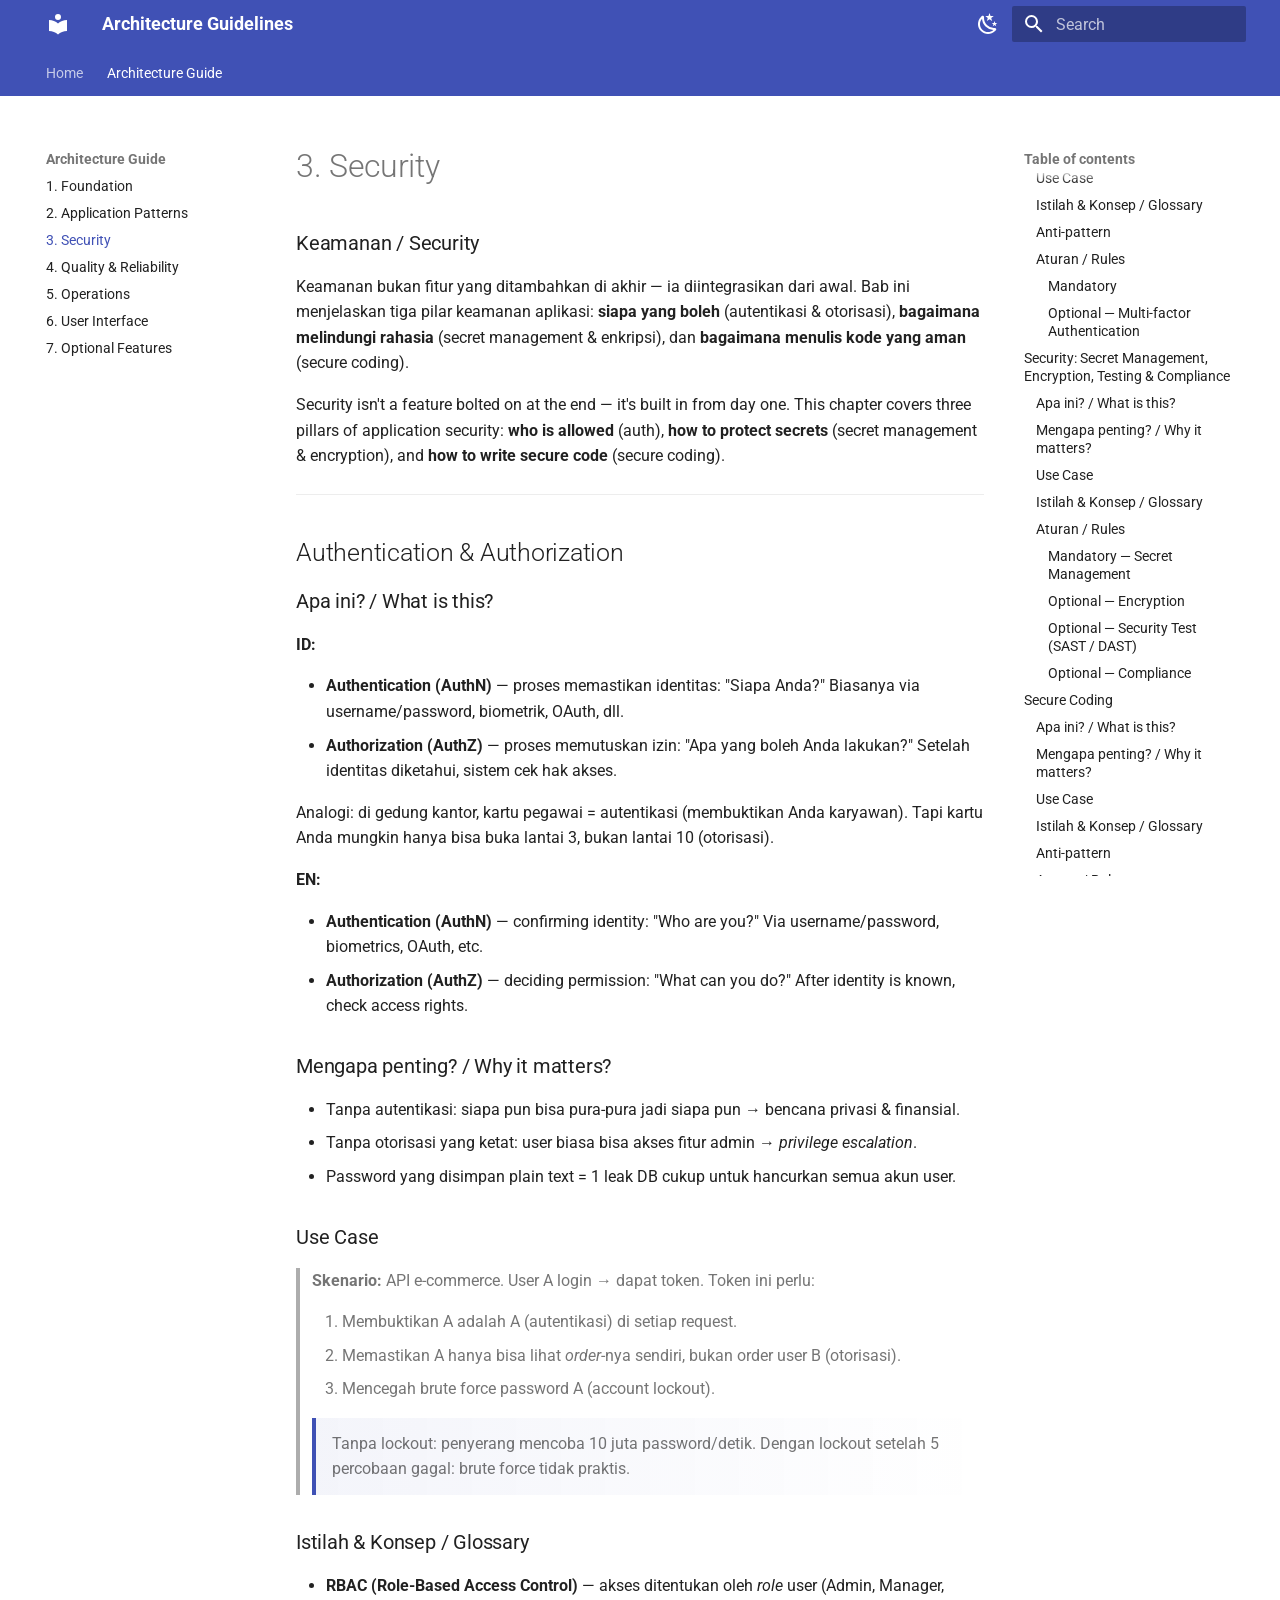
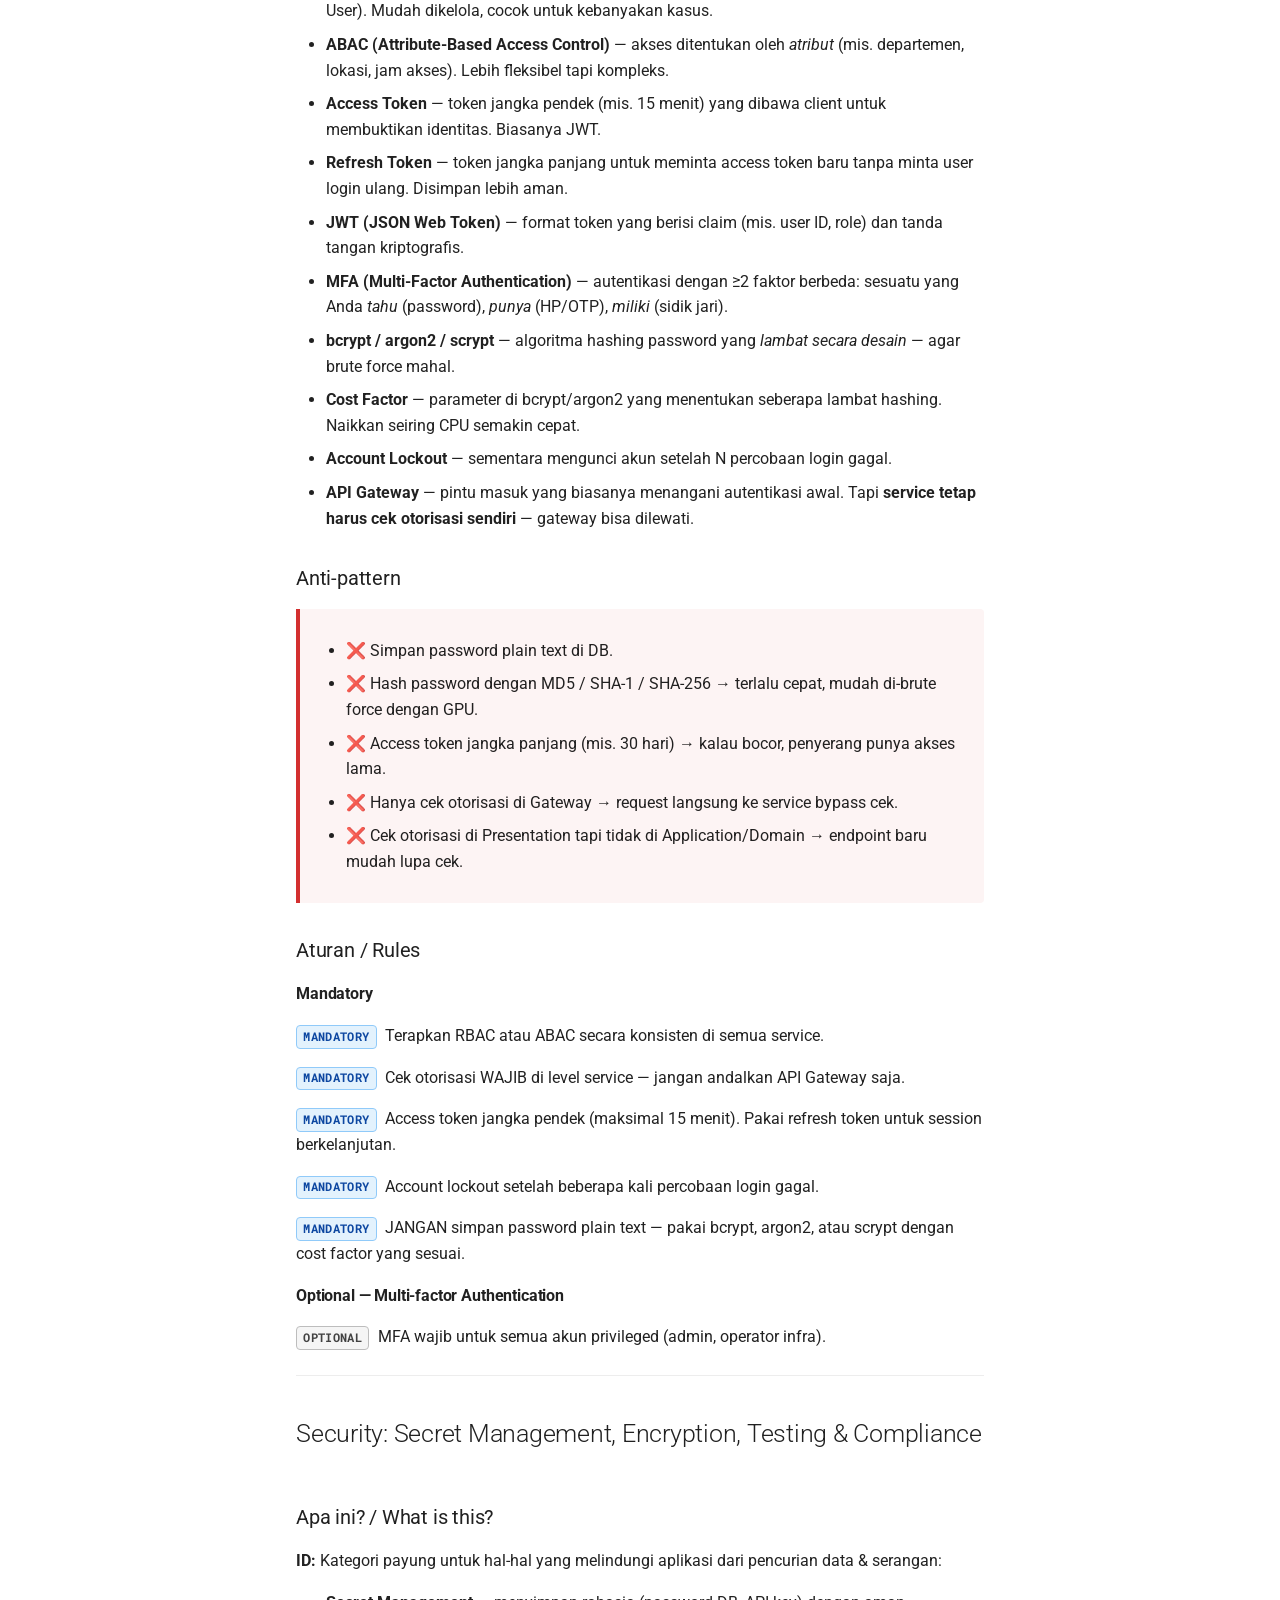
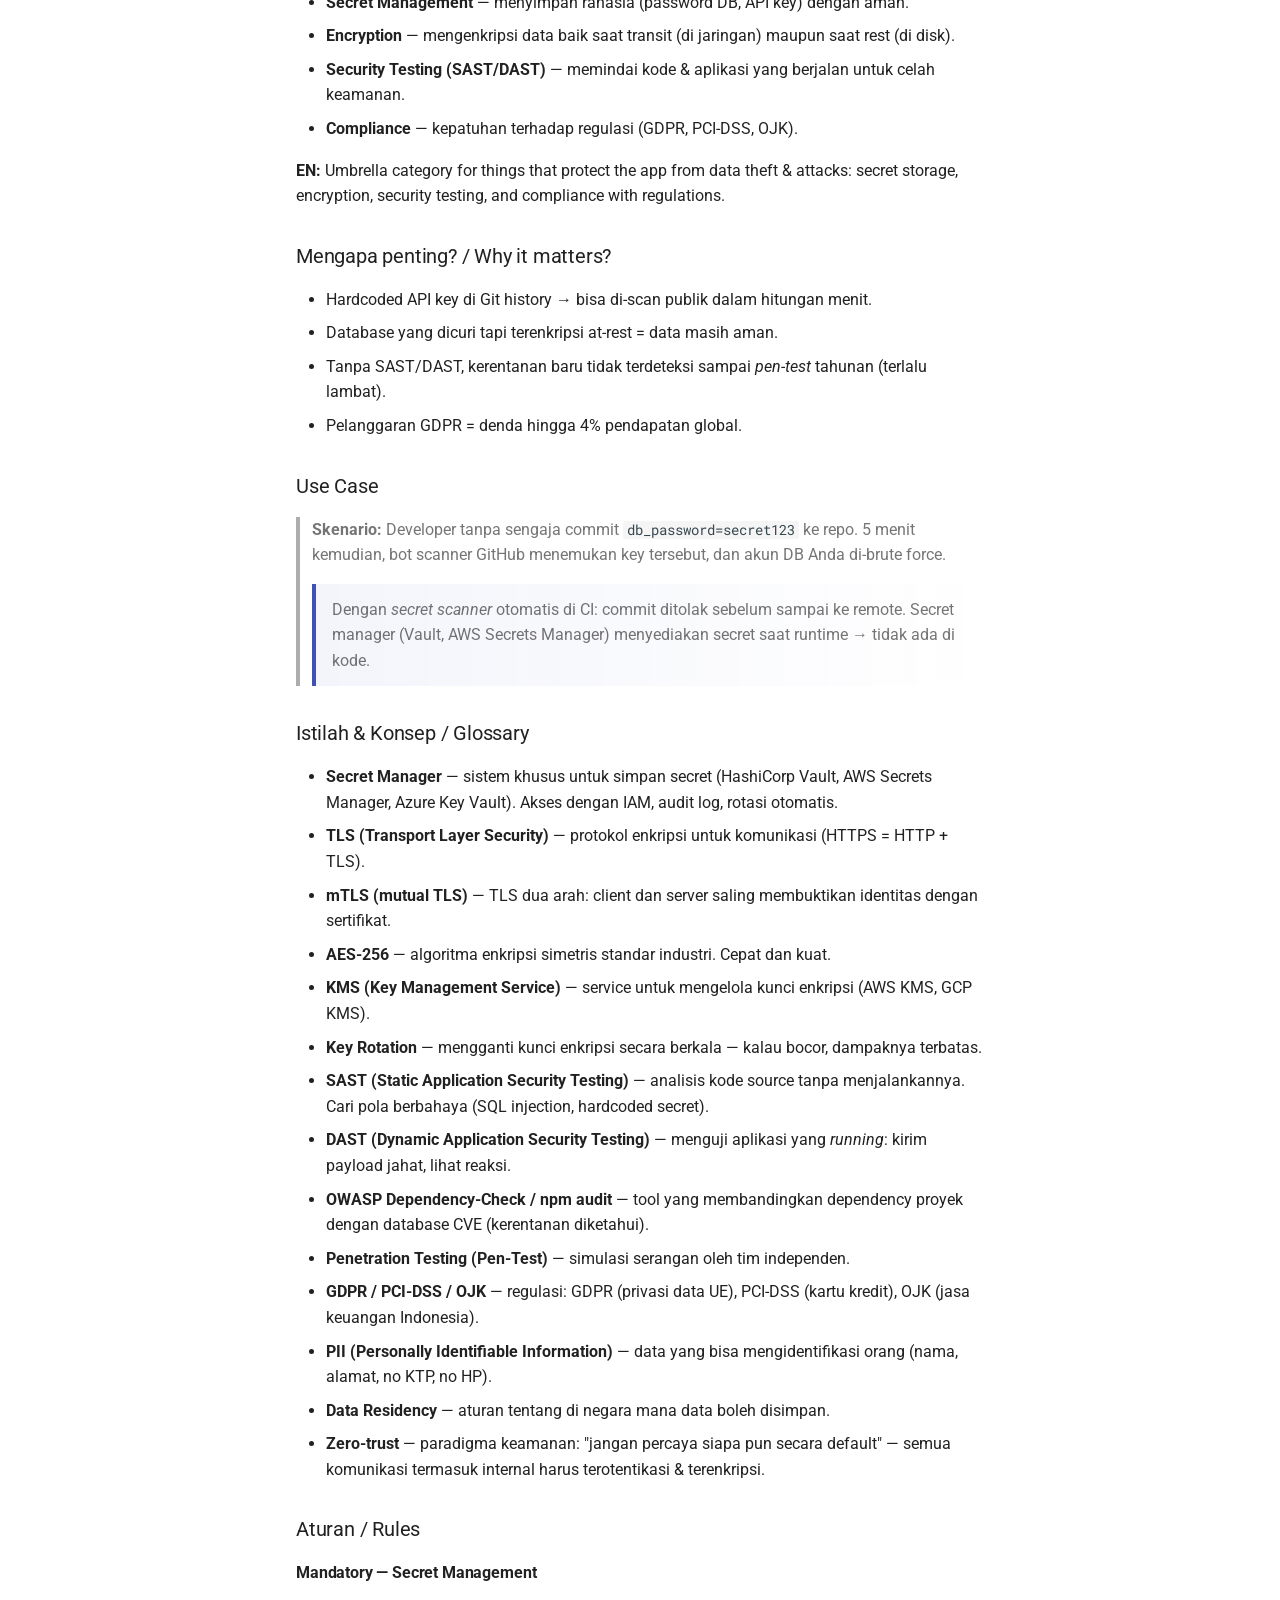
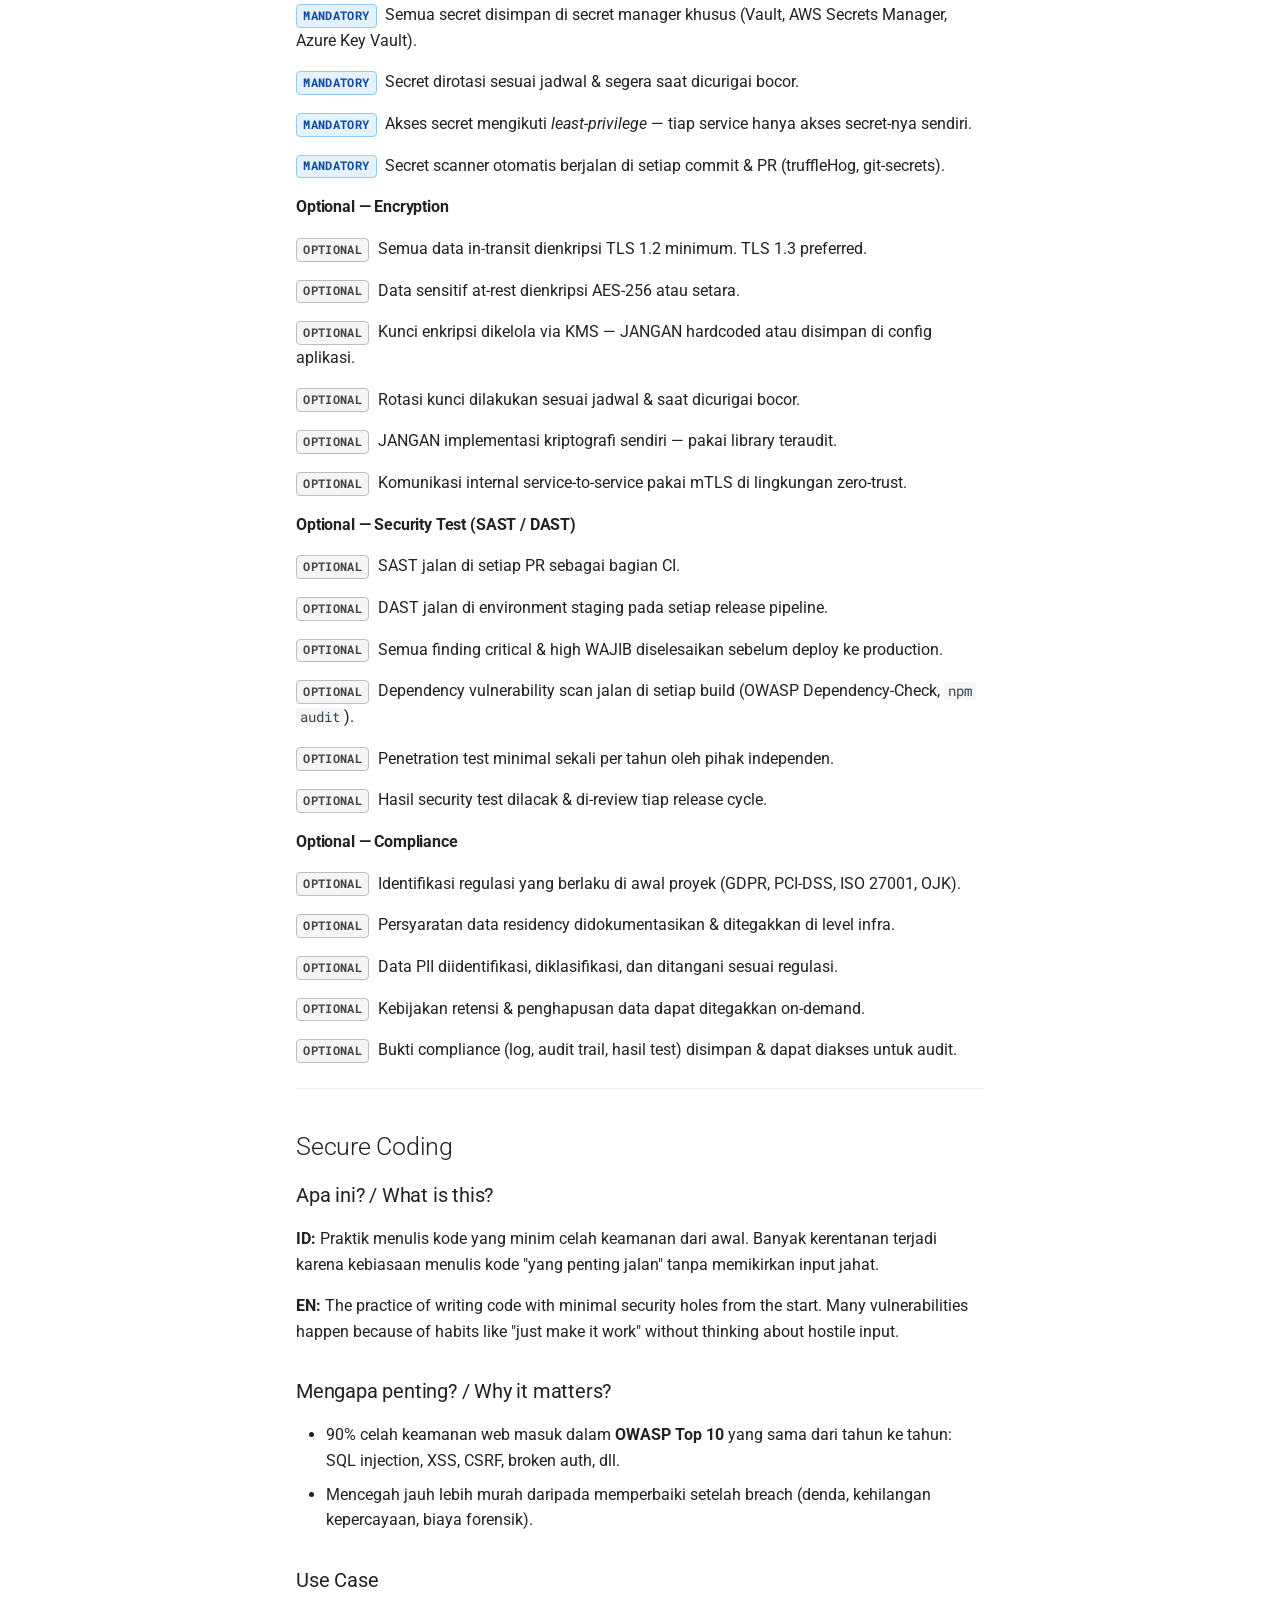
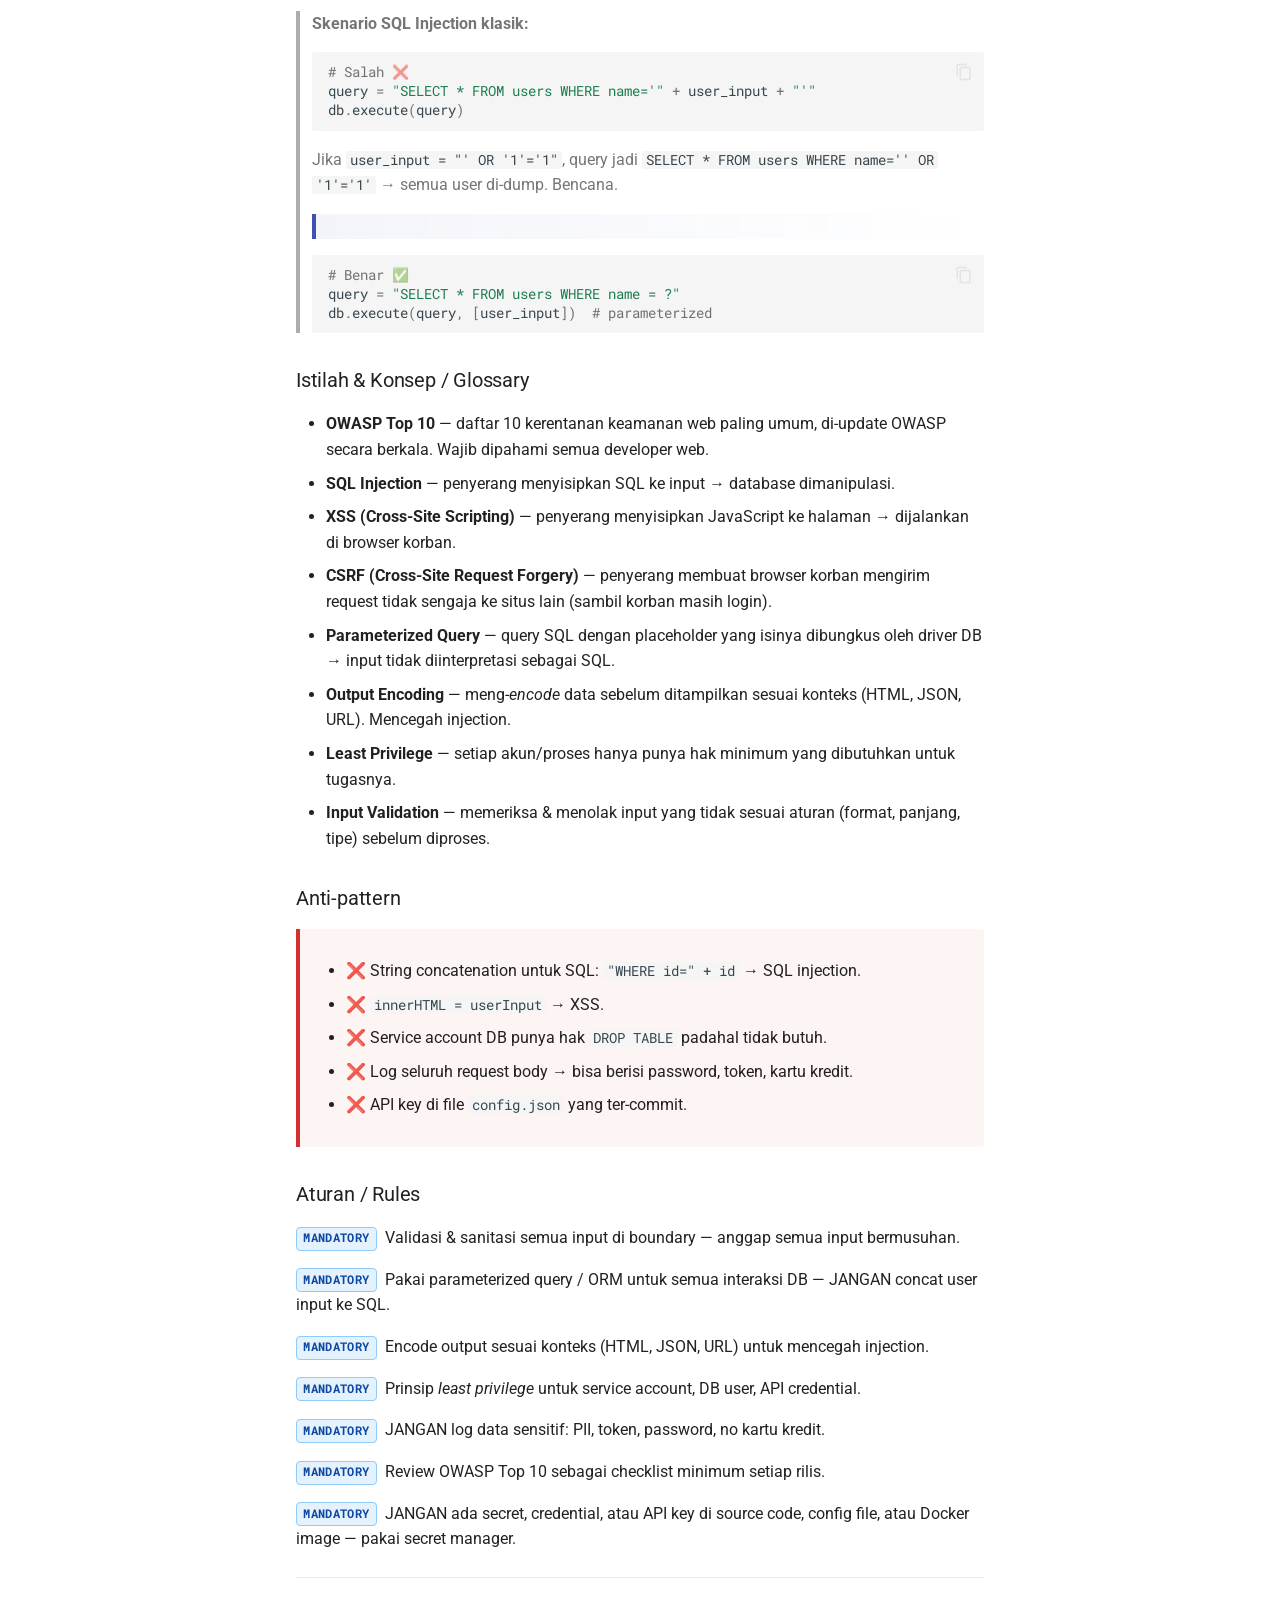
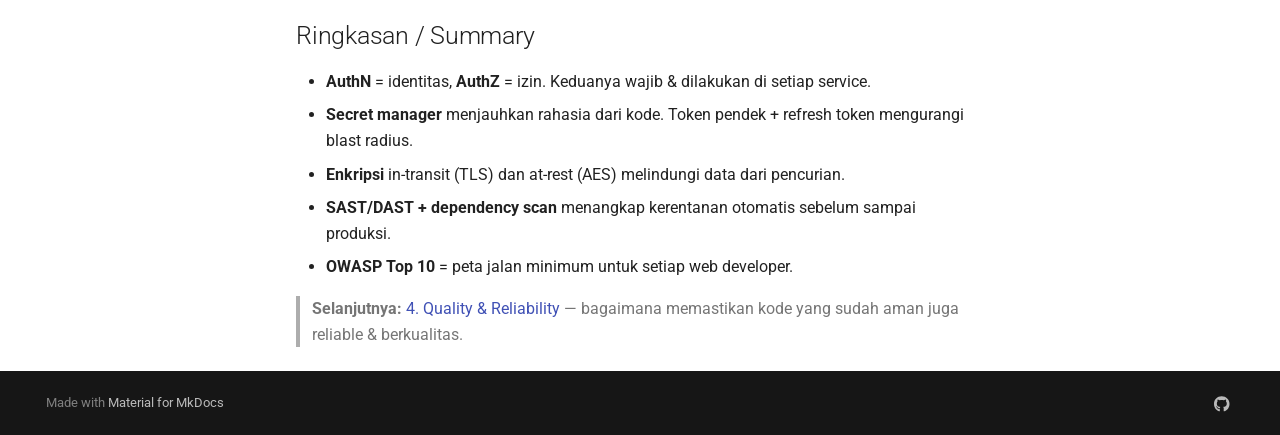
<file: architecture/03-security/index.html>
<!doctype html>
<html lang="en" class="no-js">
  <head>
    
      <meta charset="utf-8">
      <meta name="viewport" content="width=device-width,initial-scale=1">
      
        <meta name="description" content="Panduan arsitektur perangkat lunak untuk semua level developer / Software architecture guidelines for developers at every level.">
      
      
        <meta name="author" content="Architecture Team">
      
      
      
        <link rel="prev" href="../02-application-patterns/">
      
      
        <link rel="next" href="../04-quality-reliability/">
      
      
      <link rel="icon" href="../../assets/images/favicon.png">
      <meta name="generator" content="mkdocs-1.6.1, mkdocs-material-9.5.42">
    
    
      
        <title>3. Security - Architecture Guidelines</title>
      
    
    
      <link rel="stylesheet" href="../../assets/stylesheets/main.0253249f.min.css">
      
        
        <link rel="stylesheet" href="../../assets/stylesheets/palette.06af60db.min.css">
      
      


    
    
      
    
    
      
        
        
        <link rel="preconnect" href="https://fonts.gstatic.com" crossorigin>
        <link rel="stylesheet" href="https://fonts.googleapis.com/css?family=Roboto:300,300i,400,400i,700,700i%7CRoboto+Mono:400,400i,700,700i&display=fallback">
        <style>:root{--md-text-font:"Roboto";--md-code-font:"Roboto Mono"}</style>
      
    
    
      <link rel="stylesheet" href="../../stylesheets/extra.css">
    
    <script>__md_scope=new URL("../..",location),__md_hash=e=>[...e].reduce(((e,_)=>(e<<5)-e+_.charCodeAt(0)),0),__md_get=(e,_=localStorage,t=__md_scope)=>JSON.parse(_.getItem(t.pathname+"."+e)),__md_set=(e,_,t=localStorage,a=__md_scope)=>{try{t.setItem(a.pathname+"."+e,JSON.stringify(_))}catch(e){}}</script>
    
      

    
    
    
  </head>
  
  
    
    
      
    
    
    
    
    <body dir="ltr" data-md-color-scheme="default" data-md-color-primary="indigo" data-md-color-accent="indigo">
  
    
    <input class="md-toggle" data-md-toggle="drawer" type="checkbox" id="__drawer" autocomplete="off">
    <input class="md-toggle" data-md-toggle="search" type="checkbox" id="__search" autocomplete="off">
    <label class="md-overlay" for="__drawer"></label>
    <div data-md-component="skip">
      
        
        <a href="#3-security" class="md-skip">
          Skip to content
        </a>
      
    </div>
    <div data-md-component="announce">
      
    </div>
    
    
      

<header class="md-header" data-md-component="header">
  <nav class="md-header__inner md-grid" aria-label="Header">
    <a href="../.." title="Architecture Guidelines" class="md-header__button md-logo" aria-label="Architecture Guidelines" data-md-component="logo">
      
  
  <svg xmlns="http://www.w3.org/2000/svg" viewBox="0 0 24 24"><path d="M12 8a3 3 0 0 0 3-3 3 3 0 0 0-3-3 3 3 0 0 0-3 3 3 3 0 0 0 3 3m0 3.54C9.64 9.35 6.5 8 3 8v11c3.5 0 6.64 1.35 9 3.54 2.36-2.19 5.5-3.54 9-3.54V8c-3.5 0-6.64 1.35-9 3.54"/></svg>

    </a>
    <label class="md-header__button md-icon" for="__drawer">
      
      <svg xmlns="http://www.w3.org/2000/svg" viewBox="0 0 24 24"><path d="M3 6h18v2H3zm0 5h18v2H3zm0 5h18v2H3z"/></svg>
    </label>
    <div class="md-header__title" data-md-component="header-title">
      <div class="md-header__ellipsis">
        <div class="md-header__topic">
          <span class="md-ellipsis">
            Architecture Guidelines
          </span>
        </div>
        <div class="md-header__topic" data-md-component="header-topic">
          <span class="md-ellipsis">
            
              3. Security
            
          </span>
        </div>
      </div>
    </div>
    
      
        <form class="md-header__option" data-md-component="palette">
  
    
    
    
    <input class="md-option" data-md-color-media="(prefers-color-scheme: light)" data-md-color-scheme="default" data-md-color-primary="indigo" data-md-color-accent="indigo"  aria-label="Switch to dark mode"  type="radio" name="__palette" id="__palette_0">
    
      <label class="md-header__button md-icon" title="Switch to dark mode" for="__palette_1" hidden>
        <svg xmlns="http://www.w3.org/2000/svg" viewBox="0 0 24 24"><path d="m17.75 4.09-2.53 1.94.91 3.06-2.63-1.81-2.63 1.81.91-3.06-2.53-1.94L12.44 4l1.06-3 1.06 3zm3.5 6.91-1.64 1.25.59 1.98-1.7-1.17-1.7 1.17.59-1.98L15.75 11l2.06-.05L18.5 9l.69 1.95zm-2.28 4.95c.83-.08 1.72 1.1 1.19 1.85-.32.45-.66.87-1.08 1.27C15.17 23 8.84 23 4.94 19.07c-3.91-3.9-3.91-10.24 0-14.14.4-.4.82-.76 1.27-1.08.75-.53 1.93.36 1.85 1.19-.27 2.86.69 5.83 2.89 8.02a9.96 9.96 0 0 0 8.02 2.89m-1.64 2.02a12.08 12.08 0 0 1-7.8-3.47c-2.17-2.19-3.33-5-3.49-7.82-2.81 3.14-2.7 7.96.31 10.98 3.02 3.01 7.84 3.12 10.98.31"/></svg>
      </label>
    
  
    
    
    
    <input class="md-option" data-md-color-media="(prefers-color-scheme: dark)" data-md-color-scheme="slate" data-md-color-primary="indigo" data-md-color-accent="indigo"  aria-label="Switch to light mode"  type="radio" name="__palette" id="__palette_1">
    
      <label class="md-header__button md-icon" title="Switch to light mode" for="__palette_0" hidden>
        <svg xmlns="http://www.w3.org/2000/svg" viewBox="0 0 24 24"><path d="M12 7a5 5 0 0 1 5 5 5 5 0 0 1-5 5 5 5 0 0 1-5-5 5 5 0 0 1 5-5m0 2a3 3 0 0 0-3 3 3 3 0 0 0 3 3 3 3 0 0 0 3-3 3 3 0 0 0-3-3m0-7 2.39 3.42C13.65 5.15 12.84 5 12 5s-1.65.15-2.39.42zM3.34 7l4.16-.35A7.2 7.2 0 0 0 5.94 8.5c-.44.74-.69 1.5-.83 2.29zm.02 10 1.76-3.77a7.131 7.131 0 0 0 2.38 4.14zM20.65 7l-1.77 3.79a7.02 7.02 0 0 0-2.38-4.15zm-.01 10-4.14.36c.59-.51 1.12-1.14 1.54-1.86.42-.73.69-1.5.83-2.29zM12 22l-2.41-3.44c.74.27 1.55.44 2.41.44.82 0 1.63-.17 2.37-.44z"/></svg>
      </label>
    
  
</form>
      
    
    
      <script>var palette=__md_get("__palette");if(palette&&palette.color){if("(prefers-color-scheme)"===palette.color.media){var media=matchMedia("(prefers-color-scheme: light)"),input=document.querySelector(media.matches?"[data-md-color-media='(prefers-color-scheme: light)']":"[data-md-color-media='(prefers-color-scheme: dark)']");palette.color.media=input.getAttribute("data-md-color-media"),palette.color.scheme=input.getAttribute("data-md-color-scheme"),palette.color.primary=input.getAttribute("data-md-color-primary"),palette.color.accent=input.getAttribute("data-md-color-accent")}for(var[key,value]of Object.entries(palette.color))document.body.setAttribute("data-md-color-"+key,value)}</script>
    
    
    
      <label class="md-header__button md-icon" for="__search">
        
        <svg xmlns="http://www.w3.org/2000/svg" viewBox="0 0 24 24"><path d="M9.5 3A6.5 6.5 0 0 1 16 9.5c0 1.61-.59 3.09-1.56 4.23l.27.27h.79l5 5-1.5 1.5-5-5v-.79l-.27-.27A6.52 6.52 0 0 1 9.5 16 6.5 6.5 0 0 1 3 9.5 6.5 6.5 0 0 1 9.5 3m0 2C7 5 5 7 5 9.5S7 14 9.5 14 14 12 14 9.5 12 5 9.5 5"/></svg>
      </label>
      <div class="md-search" data-md-component="search" role="dialog">
  <label class="md-search__overlay" for="__search"></label>
  <div class="md-search__inner" role="search">
    <form class="md-search__form" name="search">
      <input type="text" class="md-search__input" name="query" aria-label="Search" placeholder="Search" autocapitalize="off" autocorrect="off" autocomplete="off" spellcheck="false" data-md-component="search-query" required>
      <label class="md-search__icon md-icon" for="__search">
        
        <svg xmlns="http://www.w3.org/2000/svg" viewBox="0 0 24 24"><path d="M9.5 3A6.5 6.5 0 0 1 16 9.5c0 1.61-.59 3.09-1.56 4.23l.27.27h.79l5 5-1.5 1.5-5-5v-.79l-.27-.27A6.52 6.52 0 0 1 9.5 16 6.5 6.5 0 0 1 3 9.5 6.5 6.5 0 0 1 9.5 3m0 2C7 5 5 7 5 9.5S7 14 9.5 14 14 12 14 9.5 12 5 9.5 5"/></svg>
        
        <svg xmlns="http://www.w3.org/2000/svg" viewBox="0 0 24 24"><path d="M20 11v2H8l5.5 5.5-1.42 1.42L4.16 12l7.92-7.92L13.5 5.5 8 11z"/></svg>
      </label>
      <nav class="md-search__options" aria-label="Search">
        
          <a href="javascript:void(0)" class="md-search__icon md-icon" title="Share" aria-label="Share" data-clipboard data-clipboard-text="" data-md-component="search-share" tabindex="-1">
            
            <svg xmlns="http://www.w3.org/2000/svg" viewBox="0 0 24 24"><path d="M18 16.08c-.76 0-1.44.3-1.96.77L8.91 12.7c.05-.23.09-.46.09-.7s-.04-.47-.09-.7l7.05-4.11c.54.5 1.25.81 2.04.81a3 3 0 0 0 3-3 3 3 0 0 0-3-3 3 3 0 0 0-3 3c0 .24.04.47.09.7L8.04 9.81C7.5 9.31 6.79 9 6 9a3 3 0 0 0-3 3 3 3 0 0 0 3 3c.79 0 1.5-.31 2.04-.81l7.12 4.15c-.05.21-.08.43-.08.66 0 1.61 1.31 2.91 2.92 2.91s2.92-1.3 2.92-2.91A2.92 2.92 0 0 0 18 16.08"/></svg>
          </a>
        
        <button type="reset" class="md-search__icon md-icon" title="Clear" aria-label="Clear" tabindex="-1">
          
          <svg xmlns="http://www.w3.org/2000/svg" viewBox="0 0 24 24"><path d="M19 6.41 17.59 5 12 10.59 6.41 5 5 6.41 10.59 12 5 17.59 6.41 19 12 13.41 17.59 19 19 17.59 13.41 12z"/></svg>
        </button>
      </nav>
      
        <div class="md-search__suggest" data-md-component="search-suggest"></div>
      
    </form>
    <div class="md-search__output">
      <div class="md-search__scrollwrap" tabindex="0" data-md-scrollfix>
        <div class="md-search-result" data-md-component="search-result">
          <div class="md-search-result__meta">
            Initializing search
          </div>
          <ol class="md-search-result__list" role="presentation"></ol>
        </div>
      </div>
    </div>
  </div>
</div>
    
    
  </nav>
  
</header>
    
    <div class="md-container" data-md-component="container">
      
      
        
          
            
<nav class="md-tabs" aria-label="Tabs" data-md-component="tabs">
  <div class="md-grid">
    <ul class="md-tabs__list">
      
        
  
  
  
    <li class="md-tabs__item">
      <a href="../.." class="md-tabs__link">
        
  
    
  
  Home

      </a>
    </li>
  

      
        
  
  
    
  
  
    
    
      <li class="md-tabs__item md-tabs__item--active">
        <a href="../01-foundation/" class="md-tabs__link">
          
  
    
  
  Architecture Guide

        </a>
      </li>
    
  

      
    </ul>
  </div>
</nav>
          
        
      
      <main class="md-main" data-md-component="main">
        <div class="md-main__inner md-grid">
          
            
              
              <div class="md-sidebar md-sidebar--primary" data-md-component="sidebar" data-md-type="navigation" >
                <div class="md-sidebar__scrollwrap">
                  <div class="md-sidebar__inner">
                    


  


<nav class="md-nav md-nav--primary md-nav--lifted" aria-label="Navigation" data-md-level="0">
  <label class="md-nav__title" for="__drawer">
    <a href="../.." title="Architecture Guidelines" class="md-nav__button md-logo" aria-label="Architecture Guidelines" data-md-component="logo">
      
  
  <svg xmlns="http://www.w3.org/2000/svg" viewBox="0 0 24 24"><path d="M12 8a3 3 0 0 0 3-3 3 3 0 0 0-3-3 3 3 0 0 0-3 3 3 3 0 0 0 3 3m0 3.54C9.64 9.35 6.5 8 3 8v11c3.5 0 6.64 1.35 9 3.54 2.36-2.19 5.5-3.54 9-3.54V8c-3.5 0-6.64 1.35-9 3.54"/></svg>

    </a>
    Architecture Guidelines
  </label>
  
  <ul class="md-nav__list" data-md-scrollfix>
    
      
      
  
  
  
  
    <li class="md-nav__item">
      <a href="../.." class="md-nav__link">
        
  
  <span class="md-ellipsis">
    Home
  </span>
  

      </a>
    </li>
  

    
      
      
  
  
    
  
  
  
    
    
      
        
      
        
      
        
      
        
      
        
      
        
      
        
      
    
    
      
        
        
      
      
        
      
    
    
    <li class="md-nav__item md-nav__item--active md-nav__item--section md-nav__item--nested">
      
        
        
        <input class="md-nav__toggle md-toggle " type="checkbox" id="__nav_2" checked>
        
          
          <label class="md-nav__link" for="__nav_2" id="__nav_2_label" tabindex="">
            
  
  <span class="md-ellipsis">
    Architecture Guide
  </span>
  

            <span class="md-nav__icon md-icon"></span>
          </label>
        
        <nav class="md-nav" data-md-level="1" aria-labelledby="__nav_2_label" aria-expanded="true">
          <label class="md-nav__title" for="__nav_2">
            <span class="md-nav__icon md-icon"></span>
            Architecture Guide
          </label>
          <ul class="md-nav__list" data-md-scrollfix>
            
              
                
  
  
  
  
    <li class="md-nav__item">
      <a href="../01-foundation/" class="md-nav__link">
        
  
  <span class="md-ellipsis">
    1. Foundation
  </span>
  

      </a>
    </li>
  

              
            
              
                
  
  
  
  
    <li class="md-nav__item">
      <a href="../02-application-patterns/" class="md-nav__link">
        
  
  <span class="md-ellipsis">
    2. Application Patterns
  </span>
  

      </a>
    </li>
  

              
            
              
                
  
  
    
  
  
  
    <li class="md-nav__item md-nav__item--active">
      
      <input class="md-nav__toggle md-toggle" type="checkbox" id="__toc">
      
      
        
      
      
        <label class="md-nav__link md-nav__link--active" for="__toc">
          
  
  <span class="md-ellipsis">
    3. Security
  </span>
  

          <span class="md-nav__icon md-icon"></span>
        </label>
      
      <a href="./" class="md-nav__link md-nav__link--active">
        
  
  <span class="md-ellipsis">
    3. Security
  </span>
  

      </a>
      
        

<nav class="md-nav md-nav--secondary" aria-label="Table of contents">
  
  
  
    
  
  
    <label class="md-nav__title" for="__toc">
      <span class="md-nav__icon md-icon"></span>
      Table of contents
    </label>
    <ul class="md-nav__list" data-md-component="toc" data-md-scrollfix>
      
        <li class="md-nav__item">
  <a href="#keamanan-security" class="md-nav__link">
    <span class="md-ellipsis">
      Keamanan / Security
    </span>
  </a>
  
</li>
      
        <li class="md-nav__item">
  <a href="#authentication-authorization" class="md-nav__link">
    <span class="md-ellipsis">
      Authentication &amp; Authorization
    </span>
  </a>
  
    <nav class="md-nav" aria-label="Authentication & Authorization">
      <ul class="md-nav__list">
        
          <li class="md-nav__item">
  <a href="#apa-ini-what-is-this" class="md-nav__link">
    <span class="md-ellipsis">
      Apa ini? / What is this?
    </span>
  </a>
  
</li>
        
          <li class="md-nav__item">
  <a href="#mengapa-penting-why-it-matters" class="md-nav__link">
    <span class="md-ellipsis">
      Mengapa penting? / Why it matters?
    </span>
  </a>
  
</li>
        
          <li class="md-nav__item">
  <a href="#use-case" class="md-nav__link">
    <span class="md-ellipsis">
      Use Case
    </span>
  </a>
  
</li>
        
          <li class="md-nav__item">
  <a href="#istilah-konsep-glossary" class="md-nav__link">
    <span class="md-ellipsis">
      Istilah &amp; Konsep / Glossary
    </span>
  </a>
  
</li>
        
          <li class="md-nav__item">
  <a href="#anti-pattern" class="md-nav__link">
    <span class="md-ellipsis">
      Anti-pattern
    </span>
  </a>
  
</li>
        
          <li class="md-nav__item">
  <a href="#aturan-rules" class="md-nav__link">
    <span class="md-ellipsis">
      Aturan / Rules
    </span>
  </a>
  
    <nav class="md-nav" aria-label="Aturan / Rules">
      <ul class="md-nav__list">
        
          <li class="md-nav__item">
  <a href="#mandatory" class="md-nav__link">
    <span class="md-ellipsis">
      Mandatory
    </span>
  </a>
  
</li>
        
          <li class="md-nav__item">
  <a href="#optional-multi-factor-authentication" class="md-nav__link">
    <span class="md-ellipsis">
      Optional — Multi-factor Authentication
    </span>
  </a>
  
</li>
        
      </ul>
    </nav>
  
</li>
        
      </ul>
    </nav>
  
</li>
      
        <li class="md-nav__item">
  <a href="#security-secret-management-encryption-testing-compliance" class="md-nav__link">
    <span class="md-ellipsis">
      Security: Secret Management, Encryption, Testing &amp; Compliance
    </span>
  </a>
  
    <nav class="md-nav" aria-label="Security: Secret Management, Encryption, Testing & Compliance">
      <ul class="md-nav__list">
        
          <li class="md-nav__item">
  <a href="#apa-ini-what-is-this_1" class="md-nav__link">
    <span class="md-ellipsis">
      Apa ini? / What is this?
    </span>
  </a>
  
</li>
        
          <li class="md-nav__item">
  <a href="#mengapa-penting-why-it-matters_1" class="md-nav__link">
    <span class="md-ellipsis">
      Mengapa penting? / Why it matters?
    </span>
  </a>
  
</li>
        
          <li class="md-nav__item">
  <a href="#use-case_1" class="md-nav__link">
    <span class="md-ellipsis">
      Use Case
    </span>
  </a>
  
</li>
        
          <li class="md-nav__item">
  <a href="#istilah-konsep-glossary_1" class="md-nav__link">
    <span class="md-ellipsis">
      Istilah &amp; Konsep / Glossary
    </span>
  </a>
  
</li>
        
          <li class="md-nav__item">
  <a href="#aturan-rules_1" class="md-nav__link">
    <span class="md-ellipsis">
      Aturan / Rules
    </span>
  </a>
  
    <nav class="md-nav" aria-label="Aturan / Rules">
      <ul class="md-nav__list">
        
          <li class="md-nav__item">
  <a href="#mandatory-secret-management" class="md-nav__link">
    <span class="md-ellipsis">
      Mandatory — Secret Management
    </span>
  </a>
  
</li>
        
          <li class="md-nav__item">
  <a href="#optional-encryption" class="md-nav__link">
    <span class="md-ellipsis">
      Optional — Encryption
    </span>
  </a>
  
</li>
        
          <li class="md-nav__item">
  <a href="#optional-security-test-sast-dast" class="md-nav__link">
    <span class="md-ellipsis">
      Optional — Security Test (SAST / DAST)
    </span>
  </a>
  
</li>
        
          <li class="md-nav__item">
  <a href="#optional-compliance" class="md-nav__link">
    <span class="md-ellipsis">
      Optional — Compliance
    </span>
  </a>
  
</li>
        
      </ul>
    </nav>
  
</li>
        
      </ul>
    </nav>
  
</li>
      
        <li class="md-nav__item">
  <a href="#secure-coding" class="md-nav__link">
    <span class="md-ellipsis">
      Secure Coding
    </span>
  </a>
  
    <nav class="md-nav" aria-label="Secure Coding">
      <ul class="md-nav__list">
        
          <li class="md-nav__item">
  <a href="#apa-ini-what-is-this_2" class="md-nav__link">
    <span class="md-ellipsis">
      Apa ini? / What is this?
    </span>
  </a>
  
</li>
        
          <li class="md-nav__item">
  <a href="#mengapa-penting-why-it-matters_2" class="md-nav__link">
    <span class="md-ellipsis">
      Mengapa penting? / Why it matters?
    </span>
  </a>
  
</li>
        
          <li class="md-nav__item">
  <a href="#use-case_2" class="md-nav__link">
    <span class="md-ellipsis">
      Use Case
    </span>
  </a>
  
</li>
        
          <li class="md-nav__item">
  <a href="#istilah-konsep-glossary_2" class="md-nav__link">
    <span class="md-ellipsis">
      Istilah &amp; Konsep / Glossary
    </span>
  </a>
  
</li>
        
          <li class="md-nav__item">
  <a href="#anti-pattern_1" class="md-nav__link">
    <span class="md-ellipsis">
      Anti-pattern
    </span>
  </a>
  
</li>
        
          <li class="md-nav__item">
  <a href="#aturan-rules_2" class="md-nav__link">
    <span class="md-ellipsis">
      Aturan / Rules
    </span>
  </a>
  
</li>
        
      </ul>
    </nav>
  
</li>
      
        <li class="md-nav__item">
  <a href="#ringkasan-summary" class="md-nav__link">
    <span class="md-ellipsis">
      Ringkasan / Summary
    </span>
  </a>
  
</li>
      
    </ul>
  
</nav>
      
    </li>
  

              
            
              
                
  
  
  
  
    <li class="md-nav__item">
      <a href="../04-quality-reliability/" class="md-nav__link">
        
  
  <span class="md-ellipsis">
    4. Quality & Reliability
  </span>
  

      </a>
    </li>
  

              
            
              
                
  
  
  
  
    <li class="md-nav__item">
      <a href="../05-operations/" class="md-nav__link">
        
  
  <span class="md-ellipsis">
    5. Operations
  </span>
  

      </a>
    </li>
  

              
            
              
                
  
  
  
  
    <li class="md-nav__item">
      <a href="../06-user-interface/" class="md-nav__link">
        
  
  <span class="md-ellipsis">
    6. User Interface
  </span>
  

      </a>
    </li>
  

              
            
              
                
  
  
  
  
    <li class="md-nav__item">
      <a href="../07-optional-features/" class="md-nav__link">
        
  
  <span class="md-ellipsis">
    7. Optional Features
  </span>
  

      </a>
    </li>
  

              
            
          </ul>
        </nav>
      
    </li>
  

    
  </ul>
</nav>
                  </div>
                </div>
              </div>
            
            
              
              <div class="md-sidebar md-sidebar--secondary" data-md-component="sidebar" data-md-type="toc" >
                <div class="md-sidebar__scrollwrap">
                  <div class="md-sidebar__inner">
                    

<nav class="md-nav md-nav--secondary" aria-label="Table of contents">
  
  
  
    
  
  
    <label class="md-nav__title" for="__toc">
      <span class="md-nav__icon md-icon"></span>
      Table of contents
    </label>
    <ul class="md-nav__list" data-md-component="toc" data-md-scrollfix>
      
        <li class="md-nav__item">
  <a href="#keamanan-security" class="md-nav__link">
    <span class="md-ellipsis">
      Keamanan / Security
    </span>
  </a>
  
</li>
      
        <li class="md-nav__item">
  <a href="#authentication-authorization" class="md-nav__link">
    <span class="md-ellipsis">
      Authentication &amp; Authorization
    </span>
  </a>
  
    <nav class="md-nav" aria-label="Authentication & Authorization">
      <ul class="md-nav__list">
        
          <li class="md-nav__item">
  <a href="#apa-ini-what-is-this" class="md-nav__link">
    <span class="md-ellipsis">
      Apa ini? / What is this?
    </span>
  </a>
  
</li>
        
          <li class="md-nav__item">
  <a href="#mengapa-penting-why-it-matters" class="md-nav__link">
    <span class="md-ellipsis">
      Mengapa penting? / Why it matters?
    </span>
  </a>
  
</li>
        
          <li class="md-nav__item">
  <a href="#use-case" class="md-nav__link">
    <span class="md-ellipsis">
      Use Case
    </span>
  </a>
  
</li>
        
          <li class="md-nav__item">
  <a href="#istilah-konsep-glossary" class="md-nav__link">
    <span class="md-ellipsis">
      Istilah &amp; Konsep / Glossary
    </span>
  </a>
  
</li>
        
          <li class="md-nav__item">
  <a href="#anti-pattern" class="md-nav__link">
    <span class="md-ellipsis">
      Anti-pattern
    </span>
  </a>
  
</li>
        
          <li class="md-nav__item">
  <a href="#aturan-rules" class="md-nav__link">
    <span class="md-ellipsis">
      Aturan / Rules
    </span>
  </a>
  
    <nav class="md-nav" aria-label="Aturan / Rules">
      <ul class="md-nav__list">
        
          <li class="md-nav__item">
  <a href="#mandatory" class="md-nav__link">
    <span class="md-ellipsis">
      Mandatory
    </span>
  </a>
  
</li>
        
          <li class="md-nav__item">
  <a href="#optional-multi-factor-authentication" class="md-nav__link">
    <span class="md-ellipsis">
      Optional — Multi-factor Authentication
    </span>
  </a>
  
</li>
        
      </ul>
    </nav>
  
</li>
        
      </ul>
    </nav>
  
</li>
      
        <li class="md-nav__item">
  <a href="#security-secret-management-encryption-testing-compliance" class="md-nav__link">
    <span class="md-ellipsis">
      Security: Secret Management, Encryption, Testing &amp; Compliance
    </span>
  </a>
  
    <nav class="md-nav" aria-label="Security: Secret Management, Encryption, Testing & Compliance">
      <ul class="md-nav__list">
        
          <li class="md-nav__item">
  <a href="#apa-ini-what-is-this_1" class="md-nav__link">
    <span class="md-ellipsis">
      Apa ini? / What is this?
    </span>
  </a>
  
</li>
        
          <li class="md-nav__item">
  <a href="#mengapa-penting-why-it-matters_1" class="md-nav__link">
    <span class="md-ellipsis">
      Mengapa penting? / Why it matters?
    </span>
  </a>
  
</li>
        
          <li class="md-nav__item">
  <a href="#use-case_1" class="md-nav__link">
    <span class="md-ellipsis">
      Use Case
    </span>
  </a>
  
</li>
        
          <li class="md-nav__item">
  <a href="#istilah-konsep-glossary_1" class="md-nav__link">
    <span class="md-ellipsis">
      Istilah &amp; Konsep / Glossary
    </span>
  </a>
  
</li>
        
          <li class="md-nav__item">
  <a href="#aturan-rules_1" class="md-nav__link">
    <span class="md-ellipsis">
      Aturan / Rules
    </span>
  </a>
  
    <nav class="md-nav" aria-label="Aturan / Rules">
      <ul class="md-nav__list">
        
          <li class="md-nav__item">
  <a href="#mandatory-secret-management" class="md-nav__link">
    <span class="md-ellipsis">
      Mandatory — Secret Management
    </span>
  </a>
  
</li>
        
          <li class="md-nav__item">
  <a href="#optional-encryption" class="md-nav__link">
    <span class="md-ellipsis">
      Optional — Encryption
    </span>
  </a>
  
</li>
        
          <li class="md-nav__item">
  <a href="#optional-security-test-sast-dast" class="md-nav__link">
    <span class="md-ellipsis">
      Optional — Security Test (SAST / DAST)
    </span>
  </a>
  
</li>
        
          <li class="md-nav__item">
  <a href="#optional-compliance" class="md-nav__link">
    <span class="md-ellipsis">
      Optional — Compliance
    </span>
  </a>
  
</li>
        
      </ul>
    </nav>
  
</li>
        
      </ul>
    </nav>
  
</li>
      
        <li class="md-nav__item">
  <a href="#secure-coding" class="md-nav__link">
    <span class="md-ellipsis">
      Secure Coding
    </span>
  </a>
  
    <nav class="md-nav" aria-label="Secure Coding">
      <ul class="md-nav__list">
        
          <li class="md-nav__item">
  <a href="#apa-ini-what-is-this_2" class="md-nav__link">
    <span class="md-ellipsis">
      Apa ini? / What is this?
    </span>
  </a>
  
</li>
        
          <li class="md-nav__item">
  <a href="#mengapa-penting-why-it-matters_2" class="md-nav__link">
    <span class="md-ellipsis">
      Mengapa penting? / Why it matters?
    </span>
  </a>
  
</li>
        
          <li class="md-nav__item">
  <a href="#use-case_2" class="md-nav__link">
    <span class="md-ellipsis">
      Use Case
    </span>
  </a>
  
</li>
        
          <li class="md-nav__item">
  <a href="#istilah-konsep-glossary_2" class="md-nav__link">
    <span class="md-ellipsis">
      Istilah &amp; Konsep / Glossary
    </span>
  </a>
  
</li>
        
          <li class="md-nav__item">
  <a href="#anti-pattern_1" class="md-nav__link">
    <span class="md-ellipsis">
      Anti-pattern
    </span>
  </a>
  
</li>
        
          <li class="md-nav__item">
  <a href="#aturan-rules_2" class="md-nav__link">
    <span class="md-ellipsis">
      Aturan / Rules
    </span>
  </a>
  
</li>
        
      </ul>
    </nav>
  
</li>
      
        <li class="md-nav__item">
  <a href="#ringkasan-summary" class="md-nav__link">
    <span class="md-ellipsis">
      Ringkasan / Summary
    </span>
  </a>
  
</li>
      
    </ul>
  
</nav>
                  </div>
                </div>
              </div>
            
          
          
            <div class="md-content" data-md-component="content">
              <article class="md-content__inner md-typeset">
                
                  


<h1 id="3-security">3. Security<a class="headerlink" href="#3-security" title="Permanent link">&para;</a></h1>
<h3 id="keamanan-security">Keamanan / Security<a class="headerlink" href="#keamanan-security" title="Permanent link">&para;</a></h3>
<p>Keamanan bukan fitur yang ditambahkan di akhir — ia diintegrasikan dari awal. Bab ini menjelaskan tiga pilar keamanan aplikasi: <strong>siapa yang boleh</strong> (autentikasi &amp; otorisasi), <strong>bagaimana melindungi rahasia</strong> (secret management &amp; enkripsi), dan <strong>bagaimana menulis kode yang aman</strong> (secure coding).</p>
<p>Security isn't a feature bolted on at the end — it's built in from day one. This chapter covers three pillars of application security: <strong>who is allowed</strong> (auth), <strong>how to protect secrets</strong> (secret management &amp; encryption), and <strong>how to write secure code</strong> (secure coding).</p>
<hr />
<h2 id="authentication-authorization">Authentication &amp; Authorization<a class="headerlink" href="#authentication-authorization" title="Permanent link">&para;</a></h2>
<h3 id="apa-ini-what-is-this">Apa ini? / What is this?<a class="headerlink" href="#apa-ini-what-is-this" title="Permanent link">&para;</a></h3>
<p><strong>ID:</strong></p>
<ul>
<li><strong>Authentication (AuthN)</strong> — proses memastikan identitas: "Siapa Anda?" Biasanya via username/password, biometrik, OAuth, dll.</li>
<li><strong>Authorization (AuthZ)</strong> — proses memutuskan izin: "Apa yang boleh Anda lakukan?" Setelah identitas diketahui, sistem cek hak akses.</li>
</ul>
<p>Analogi: di gedung kantor, kartu pegawai = autentikasi (membuktikan Anda karyawan). Tapi kartu Anda mungkin hanya bisa buka lantai 3, bukan lantai 10 (otorisasi).</p>
<p><strong>EN:</strong></p>
<ul>
<li><strong>Authentication (AuthN)</strong> — confirming identity: "Who are you?" Via username/password, biometrics, OAuth, etc.</li>
<li><strong>Authorization (AuthZ)</strong> — deciding permission: "What can you do?" After identity is known, check access rights.</li>
</ul>
<h3 id="mengapa-penting-why-it-matters">Mengapa penting? / Why it matters?<a class="headerlink" href="#mengapa-penting-why-it-matters" title="Permanent link">&para;</a></h3>
<ul>
<li>Tanpa autentikasi: siapa pun bisa pura-pura jadi siapa pun → bencana privasi &amp; finansial.</li>
<li>Tanpa otorisasi yang ketat: user biasa bisa akses fitur admin → <em>privilege escalation</em>.</li>
<li>Password yang disimpan plain text = 1 leak DB cukup untuk hancurkan semua akun user.</li>
</ul>
<h3 id="use-case">Use Case<a class="headerlink" href="#use-case" title="Permanent link">&para;</a></h3>
<blockquote>
<p><strong>Skenario:</strong> API e-commerce. User A login → dapat token. Token ini perlu:</p>
<ol>
<li>Membuktikan A adalah A (autentikasi) di setiap request.</li>
<li>Memastikan A hanya bisa lihat <em>order</em>-nya sendiri, bukan order user B (otorisasi).</li>
<li>Mencegah brute force password A (account lockout).</li>
</ol>
<p class="usecase">Tanpa lockout: penyerang mencoba 10 juta password/detik. Dengan lockout setelah 5 percobaan gagal: brute force tidak praktis.</p>
</blockquote>
<h3 id="istilah-konsep-glossary">Istilah &amp; Konsep / Glossary<a class="headerlink" href="#istilah-konsep-glossary" title="Permanent link">&para;</a></h3>
<ul>
<li><strong>RBAC (Role-Based Access Control)</strong> — akses ditentukan oleh <em>role</em> user (Admin, Manager, User). Mudah dikelola, cocok untuk kebanyakan kasus.</li>
<li><strong>ABAC (Attribute-Based Access Control)</strong> — akses ditentukan oleh <em>atribut</em> (mis. departemen, lokasi, jam akses). Lebih fleksibel tapi kompleks.</li>
<li><strong>Access Token</strong> — token jangka pendek (mis. 15 menit) yang dibawa client untuk membuktikan identitas. Biasanya JWT.</li>
<li><strong>Refresh Token</strong> — token jangka panjang untuk meminta access token baru tanpa minta user login ulang. Disimpan lebih aman.</li>
<li><strong>JWT (JSON Web Token)</strong> — format token yang berisi claim (mis. user ID, role) dan tanda tangan kriptografis.</li>
<li><strong>MFA (Multi-Factor Authentication)</strong> — autentikasi dengan ≥2 faktor berbeda: sesuatu yang Anda <em>tahu</em> (password), <em>punya</em> (HP/OTP), <em>miliki</em> (sidik jari).</li>
<li><strong>bcrypt / argon2 / scrypt</strong> — algoritma hashing password yang <em>lambat secara desain</em> — agar brute force mahal.</li>
<li><strong>Cost Factor</strong> — parameter di bcrypt/argon2 yang menentukan seberapa lambat hashing. Naikkan seiring CPU semakin cepat.</li>
<li><strong>Account Lockout</strong> — sementara mengunci akun setelah N percobaan login gagal.</li>
<li><strong>API Gateway</strong> — pintu masuk yang biasanya menangani autentikasi awal. Tapi <strong>service tetap harus cek otorisasi sendiri</strong> — gateway bisa dilewati.</li>
</ul>
<h3 id="anti-pattern">Anti-pattern<a class="headerlink" href="#anti-pattern" title="Permanent link">&para;</a></h3>
<div class="antipattern">
<ul>
<li>❌ Simpan password plain text di DB.</li>
<li>❌ Hash password dengan MD5 / SHA-1 / SHA-256 → terlalu cepat, mudah di-brute force dengan GPU.</li>
<li>❌ Access token jangka panjang (mis. 30 hari) → kalau bocor, penyerang punya akses lama.</li>
<li>❌ Hanya cek otorisasi di Gateway → request langsung ke service bypass cek.</li>
<li>❌ Cek otorisasi di Presentation tapi tidak di Application/Domain → endpoint baru mudah lupa cek.</li>
</ul>
</div>
<h3 id="aturan-rules">Aturan / Rules<a class="headerlink" href="#aturan-rules" title="Permanent link">&para;</a></h3>
<h4 id="mandatory">Mandatory<a class="headerlink" href="#mandatory" title="Permanent link">&para;</a></h4>
<p><span class="badge badge-mandatory">Mandatory</span> Terapkan RBAC atau ABAC secara konsisten di semua service.</p>
<p><span class="badge badge-mandatory">Mandatory</span> Cek otorisasi WAJIB di level service — jangan andalkan API Gateway saja.</p>
<p><span class="badge badge-mandatory">Mandatory</span> Access token jangka pendek (maksimal 15 menit). Pakai refresh token untuk session berkelanjutan.</p>
<p><span class="badge badge-mandatory">Mandatory</span> Account lockout setelah beberapa kali percobaan login gagal.</p>
<p><span class="badge badge-mandatory">Mandatory</span> JANGAN simpan password plain text — pakai bcrypt, argon2, atau scrypt dengan cost factor yang sesuai.</p>
<h4 id="optional-multi-factor-authentication">Optional — Multi-factor Authentication<a class="headerlink" href="#optional-multi-factor-authentication" title="Permanent link">&para;</a></h4>
<p><span class="badge badge-optional">Optional</span> MFA wajib untuk semua akun privileged (admin, operator infra).</p>
<hr />
<h2 id="security-secret-management-encryption-testing-compliance">Security: Secret Management, Encryption, Testing &amp; Compliance<a class="headerlink" href="#security-secret-management-encryption-testing-compliance" title="Permanent link">&para;</a></h2>
<h3 id="apa-ini-what-is-this_1">Apa ini? / What is this?<a class="headerlink" href="#apa-ini-what-is-this_1" title="Permanent link">&para;</a></h3>
<p><strong>ID:</strong> Kategori payung untuk hal-hal yang melindungi aplikasi dari pencurian data &amp; serangan:</p>
<ul>
<li><strong>Secret Management</strong> — menyimpan rahasia (password DB, API key) dengan aman.</li>
<li><strong>Encryption</strong> — mengenkripsi data baik saat transit (di jaringan) maupun saat rest (di disk).</li>
<li><strong>Security Testing (SAST/DAST)</strong> — memindai kode &amp; aplikasi yang berjalan untuk celah keamanan.</li>
<li><strong>Compliance</strong> — kepatuhan terhadap regulasi (GDPR, PCI-DSS, OJK).</li>
</ul>
<p><strong>EN:</strong> Umbrella category for things that protect the app from data theft &amp; attacks: secret storage, encryption, security testing, and compliance with regulations.</p>
<h3 id="mengapa-penting-why-it-matters_1">Mengapa penting? / Why it matters?<a class="headerlink" href="#mengapa-penting-why-it-matters_1" title="Permanent link">&para;</a></h3>
<ul>
<li>Hardcoded API key di Git history → bisa di-scan publik dalam hitungan menit.</li>
<li>Database yang dicuri tapi terenkripsi at-rest = data masih aman.</li>
<li>Tanpa SAST/DAST, kerentanan baru tidak terdeteksi sampai <em>pen-test</em> tahunan (terlalu lambat).</li>
<li>Pelanggaran GDPR = denda hingga 4% pendapatan global.</li>
</ul>
<h3 id="use-case_1">Use Case<a class="headerlink" href="#use-case_1" title="Permanent link">&para;</a></h3>
<blockquote>
<p><strong>Skenario:</strong> Developer tanpa sengaja commit <code>db_password=secret123</code> ke repo. 5 menit kemudian, bot scanner GitHub menemukan key tersebut, dan akun DB Anda di-brute force.</p>
<p class="usecase">Dengan <em>secret scanner</em> otomatis di CI: commit ditolak sebelum sampai ke remote. Secret manager (Vault, AWS Secrets Manager) menyediakan secret saat runtime → tidak ada di kode.</p>
</blockquote>
<h3 id="istilah-konsep-glossary_1">Istilah &amp; Konsep / Glossary<a class="headerlink" href="#istilah-konsep-glossary_1" title="Permanent link">&para;</a></h3>
<ul>
<li><strong>Secret Manager</strong> — sistem khusus untuk simpan secret (HashiCorp Vault, AWS Secrets Manager, Azure Key Vault). Akses dengan IAM, audit log, rotasi otomatis.</li>
<li><strong>TLS (Transport Layer Security)</strong> — protokol enkripsi untuk komunikasi (HTTPS = HTTP + TLS).</li>
<li><strong>mTLS (mutual TLS)</strong> — TLS dua arah: client dan server saling membuktikan identitas dengan sertifikat.</li>
<li><strong>AES-256</strong> — algoritma enkripsi simetris standar industri. Cepat dan kuat.</li>
<li><strong>KMS (Key Management Service)</strong> — service untuk mengelola kunci enkripsi (AWS KMS, GCP KMS).</li>
<li><strong>Key Rotation</strong> — mengganti kunci enkripsi secara berkala — kalau bocor, dampaknya terbatas.</li>
<li><strong>SAST (Static Application Security Testing)</strong> — analisis kode source tanpa menjalankannya. Cari pola berbahaya (SQL injection, hardcoded secret).</li>
<li><strong>DAST (Dynamic Application Security Testing)</strong> — menguji aplikasi yang <em>running</em>: kirim payload jahat, lihat reaksi.</li>
<li><strong>OWASP Dependency-Check / npm audit</strong> — tool yang membandingkan dependency proyek dengan database CVE (kerentanan diketahui).</li>
<li><strong>Penetration Testing (Pen-Test)</strong> — simulasi serangan oleh tim independen.</li>
<li><strong>GDPR / PCI-DSS / OJK</strong> — regulasi: GDPR (privasi data UE), PCI-DSS (kartu kredit), OJK (jasa keuangan Indonesia).</li>
<li><strong>PII (Personally Identifiable Information)</strong> — data yang bisa mengidentifikasi orang (nama, alamat, no KTP, no HP).</li>
<li><strong>Data Residency</strong> — aturan tentang di negara mana data boleh disimpan.</li>
<li><strong>Zero-trust</strong> — paradigma keamanan: "jangan percaya siapa pun secara default" — semua komunikasi termasuk internal harus terotentikasi &amp; terenkripsi.</li>
</ul>
<h3 id="aturan-rules_1">Aturan / Rules<a class="headerlink" href="#aturan-rules_1" title="Permanent link">&para;</a></h3>
<h4 id="mandatory-secret-management">Mandatory — Secret Management<a class="headerlink" href="#mandatory-secret-management" title="Permanent link">&para;</a></h4>
<p><span class="badge badge-mandatory">Mandatory</span> Semua secret disimpan di secret manager khusus (Vault, AWS Secrets Manager, Azure Key Vault).</p>
<p><span class="badge badge-mandatory">Mandatory</span> Secret dirotasi sesuai jadwal &amp; segera saat dicurigai bocor.</p>
<p><span class="badge badge-mandatory">Mandatory</span> Akses secret mengikuti <em>least-privilege</em> — tiap service hanya akses secret-nya sendiri.</p>
<p><span class="badge badge-mandatory">Mandatory</span> Secret scanner otomatis berjalan di setiap commit &amp; PR (truffleHog, git-secrets).</p>
<h4 id="optional-encryption">Optional — Encryption<a class="headerlink" href="#optional-encryption" title="Permanent link">&para;</a></h4>
<p><span class="badge badge-optional">Optional</span> Semua data in-transit dienkripsi TLS 1.2 minimum. TLS 1.3 preferred.</p>
<p><span class="badge badge-optional">Optional</span> Data sensitif at-rest dienkripsi AES-256 atau setara.</p>
<p><span class="badge badge-optional">Optional</span> Kunci enkripsi dikelola via KMS — JANGAN hardcoded atau disimpan di config aplikasi.</p>
<p><span class="badge badge-optional">Optional</span> Rotasi kunci dilakukan sesuai jadwal &amp; saat dicurigai bocor.</p>
<p><span class="badge badge-optional">Optional</span> JANGAN implementasi kriptografi sendiri — pakai library teraudit.</p>
<p><span class="badge badge-optional">Optional</span> Komunikasi internal service-to-service pakai mTLS di lingkungan zero-trust.</p>
<h4 id="optional-security-test-sast-dast">Optional — Security Test (SAST / DAST)<a class="headerlink" href="#optional-security-test-sast-dast" title="Permanent link">&para;</a></h4>
<p><span class="badge badge-optional">Optional</span> SAST jalan di setiap PR sebagai bagian CI.</p>
<p><span class="badge badge-optional">Optional</span> DAST jalan di environment staging pada setiap release pipeline.</p>
<p><span class="badge badge-optional">Optional</span> Semua finding critical &amp; high WAJIB diselesaikan sebelum deploy ke production.</p>
<p><span class="badge badge-optional">Optional</span> Dependency vulnerability scan jalan di setiap build (OWASP Dependency-Check, <code>npm audit</code>).</p>
<p><span class="badge badge-optional">Optional</span> Penetration test minimal sekali per tahun oleh pihak independen.</p>
<p><span class="badge badge-optional">Optional</span> Hasil security test dilacak &amp; di-review tiap release cycle.</p>
<h4 id="optional-compliance">Optional — Compliance<a class="headerlink" href="#optional-compliance" title="Permanent link">&para;</a></h4>
<p><span class="badge badge-optional">Optional</span> Identifikasi regulasi yang berlaku di awal proyek (GDPR, PCI-DSS, ISO 27001, OJK).</p>
<p><span class="badge badge-optional">Optional</span> Persyaratan data residency didokumentasikan &amp; ditegakkan di level infra.</p>
<p><span class="badge badge-optional">Optional</span> Data PII diidentifikasi, diklasifikasi, dan ditangani sesuai regulasi.</p>
<p><span class="badge badge-optional">Optional</span> Kebijakan retensi &amp; penghapusan data dapat ditegakkan on-demand.</p>
<p><span class="badge badge-optional">Optional</span> Bukti compliance (log, audit trail, hasil test) disimpan &amp; dapat diakses untuk audit.</p>
<hr />
<h2 id="secure-coding">Secure Coding<a class="headerlink" href="#secure-coding" title="Permanent link">&para;</a></h2>
<h3 id="apa-ini-what-is-this_2">Apa ini? / What is this?<a class="headerlink" href="#apa-ini-what-is-this_2" title="Permanent link">&para;</a></h3>
<p><strong>ID:</strong> Praktik menulis kode yang minim celah keamanan dari awal. Banyak kerentanan terjadi karena kebiasaan menulis kode "yang penting jalan" tanpa memikirkan input jahat.</p>
<p><strong>EN:</strong> The practice of writing code with minimal security holes from the start. Many vulnerabilities happen because of habits like "just make it work" without thinking about hostile input.</p>
<h3 id="mengapa-penting-why-it-matters_2">Mengapa penting? / Why it matters?<a class="headerlink" href="#mengapa-penting-why-it-matters_2" title="Permanent link">&para;</a></h3>
<ul>
<li>90% celah keamanan web masuk dalam <strong>OWASP Top 10</strong> yang sama dari tahun ke tahun: SQL injection, XSS, CSRF, broken auth, dll.</li>
<li>Mencegah jauh lebih murah daripada memperbaiki setelah breach (denda, kehilangan kepercayaan, biaya forensik).</li>
</ul>
<h3 id="use-case_2">Use Case<a class="headerlink" href="#use-case_2" title="Permanent link">&para;</a></h3>
<blockquote>
<p><strong>Skenario SQL Injection klasik:</strong></p>
<div class="language-python highlight"><pre><span></span><code><span id="__span-0-1"><a id="__codelineno-0-1" name="__codelineno-0-1" href="#__codelineno-0-1"></a><span class="c1"># Salah ❌</span>
</span><span id="__span-0-2"><a id="__codelineno-0-2" name="__codelineno-0-2" href="#__codelineno-0-2"></a><span class="n">query</span> <span class="o">=</span> <span class="s2">&quot;SELECT * FROM users WHERE name=&#39;&quot;</span> <span class="o">+</span> <span class="n">user_input</span> <span class="o">+</span> <span class="s2">&quot;&#39;&quot;</span>
</span><span id="__span-0-3"><a id="__codelineno-0-3" name="__codelineno-0-3" href="#__codelineno-0-3"></a><span class="n">db</span><span class="o">.</span><span class="n">execute</span><span class="p">(</span><span class="n">query</span><span class="p">)</span>
</span></code></pre></div>
<p>Jika <code>user_input = "' OR '1'='1"</code>, query jadi <code>SELECT * FROM users WHERE name='' OR '1'='1'</code> → semua user di-dump. Bencana.</p>
<p class="usecase"><div class="language-python highlight"><pre><span></span><code><span id="__span-1-1"><a id="__codelineno-1-1" name="__codelineno-1-1" href="#__codelineno-1-1"></a><span class="c1"># Benar ✅</span>
</span><span id="__span-1-2"><a id="__codelineno-1-2" name="__codelineno-1-2" href="#__codelineno-1-2"></a><span class="n">query</span> <span class="o">=</span> <span class="s2">&quot;SELECT * FROM users WHERE name = ?&quot;</span>
</span><span id="__span-1-3"><a id="__codelineno-1-3" name="__codelineno-1-3" href="#__codelineno-1-3"></a><span class="n">db</span><span class="o">.</span><span class="n">execute</span><span class="p">(</span><span class="n">query</span><span class="p">,</span> <span class="p">[</span><span class="n">user_input</span><span class="p">])</span>  <span class="c1"># parameterized</span>
</span></code></pre></div></p>
</blockquote>
<h3 id="istilah-konsep-glossary_2">Istilah &amp; Konsep / Glossary<a class="headerlink" href="#istilah-konsep-glossary_2" title="Permanent link">&para;</a></h3>
<ul>
<li><strong>OWASP Top 10</strong> — daftar 10 kerentanan keamanan web paling umum, di-update OWASP secara berkala. Wajib dipahami semua developer web.</li>
<li><strong>SQL Injection</strong> — penyerang menyisipkan SQL ke input → database dimanipulasi.</li>
<li><strong>XSS (Cross-Site Scripting)</strong> — penyerang menyisipkan JavaScript ke halaman → dijalankan di browser korban.</li>
<li><strong>CSRF (Cross-Site Request Forgery)</strong> — penyerang membuat browser korban mengirim request tidak sengaja ke situs lain (sambil korban masih login).</li>
<li><strong>Parameterized Query</strong> — query SQL dengan placeholder yang isinya dibungkus oleh driver DB → input tidak diinterpretasi sebagai SQL.</li>
<li><strong>Output Encoding</strong> — meng-<em>encode</em> data sebelum ditampilkan sesuai konteks (HTML, JSON, URL). Mencegah injection.</li>
<li><strong>Least Privilege</strong> — setiap akun/proses hanya punya hak minimum yang dibutuhkan untuk tugasnya.</li>
<li><strong>Input Validation</strong> — memeriksa &amp; menolak input yang tidak sesuai aturan (format, panjang, tipe) sebelum diproses.</li>
</ul>
<h3 id="anti-pattern_1">Anti-pattern<a class="headerlink" href="#anti-pattern_1" title="Permanent link">&para;</a></h3>
<div class="antipattern">
<ul>
<li>❌ String concatenation untuk SQL: <code>"WHERE id=" + id</code> → SQL injection.</li>
<li>❌ <code>innerHTML = userInput</code> → XSS.</li>
<li>❌ Service account DB punya hak <code>DROP TABLE</code> padahal tidak butuh.</li>
<li>❌ Log seluruh request body → bisa berisi password, token, kartu kredit.</li>
<li>❌ API key di file <code>config.json</code> yang ter-commit.</li>
</ul>
</div>
<h3 id="aturan-rules_2">Aturan / Rules<a class="headerlink" href="#aturan-rules_2" title="Permanent link">&para;</a></h3>
<p><span class="badge badge-mandatory">Mandatory</span> Validasi &amp; sanitasi semua input di boundary — anggap semua input bermusuhan.</p>
<p><span class="badge badge-mandatory">Mandatory</span> Pakai parameterized query / ORM untuk semua interaksi DB — JANGAN concat user input ke SQL.</p>
<p><span class="badge badge-mandatory">Mandatory</span> Encode output sesuai konteks (HTML, JSON, URL) untuk mencegah injection.</p>
<p><span class="badge badge-mandatory">Mandatory</span> Prinsip <em>least privilege</em> untuk service account, DB user, API credential.</p>
<p><span class="badge badge-mandatory">Mandatory</span> JANGAN log data sensitif: PII, token, password, no kartu kredit.</p>
<p><span class="badge badge-mandatory">Mandatory</span> Review OWASP Top 10 sebagai checklist minimum setiap rilis.</p>
<p><span class="badge badge-mandatory">Mandatory</span> JANGAN ada secret, credential, atau API key di source code, config file, atau Docker image — pakai secret manager.</p>
<hr />
<h2 id="ringkasan-summary">Ringkasan / Summary<a class="headerlink" href="#ringkasan-summary" title="Permanent link">&para;</a></h2>
<ul>
<li><strong>AuthN</strong> = identitas, <strong>AuthZ</strong> = izin. Keduanya wajib &amp; dilakukan di setiap service.</li>
<li><strong>Secret manager</strong> menjauhkan rahasia dari kode. Token pendek + refresh token mengurangi blast radius.</li>
<li><strong>Enkripsi</strong> in-transit (TLS) dan at-rest (AES) melindungi data dari pencurian.</li>
<li><strong>SAST/DAST + dependency scan</strong> menangkap kerentanan otomatis sebelum sampai produksi.</li>
<li><strong>OWASP Top 10</strong> = peta jalan minimum untuk setiap web developer.</li>
</ul>
<blockquote>
<p><strong>Selanjutnya:</strong> <a href="../04-quality-reliability/">4. Quality &amp; Reliability</a> — bagaimana memastikan kode yang sudah aman juga reliable &amp; berkualitas.</p>
</blockquote>












                
              </article>
            </div>
          
          
  <script>var tabs=__md_get("__tabs");if(Array.isArray(tabs))e:for(var set of document.querySelectorAll(".tabbed-set")){var labels=set.querySelector(".tabbed-labels");for(var tab of tabs)for(var label of labels.getElementsByTagName("label"))if(label.innerText.trim()===tab){var input=document.getElementById(label.htmlFor);input.checked=!0;continue e}}</script>

<script>var target=document.getElementById(location.hash.slice(1));target&&target.name&&(target.checked=target.name.startsWith("__tabbed_"))</script>
        </div>
        
          <button type="button" class="md-top md-icon" data-md-component="top" hidden>
  
  <svg xmlns="http://www.w3.org/2000/svg" viewBox="0 0 24 24"><path d="M13 20h-2V8l-5.5 5.5-1.42-1.42L12 4.16l7.92 7.92-1.42 1.42L13 8z"/></svg>
  Back to top
</button>
        
      </main>
      
        <footer class="md-footer">
  
  <div class="md-footer-meta md-typeset">
    <div class="md-footer-meta__inner md-grid">
      <div class="md-copyright">
  
  
    Made with
    <a href="https://squidfunk.github.io/mkdocs-material/" target="_blank" rel="noopener">
      Material for MkDocs
    </a>
  
</div>
      
        <div class="md-social">
  
    
    
    
    
      
      
    
    <a href="https://github.com/" target="_blank" rel="noopener" title="github.com" class="md-social__link">
      <svg xmlns="http://www.w3.org/2000/svg" viewBox="0 0 496 512"><!--! Font Awesome Free 6.6.0 by @fontawesome - https://fontawesome.com License - https://fontawesome.com/license/free (Icons: CC BY 4.0, Fonts: SIL OFL 1.1, Code: MIT License) Copyright 2024 Fonticons, Inc.--><path d="M165.9 397.4c0 2-2.3 3.6-5.2 3.6-3.3.3-5.6-1.3-5.6-3.6 0-2 2.3-3.6 5.2-3.6 3-.3 5.6 1.3 5.6 3.6m-31.1-4.5c-.7 2 1.3 4.3 4.3 4.9 2.6 1 5.6 0 6.2-2s-1.3-4.3-4.3-5.2c-2.6-.7-5.5.3-6.2 2.3m44.2-1.7c-2.9.7-4.9 2.6-4.6 4.9.3 2 2.9 3.3 5.9 2.6 2.9-.7 4.9-2.6 4.6-4.6-.3-1.9-3-3.2-5.9-2.9M244.8 8C106.1 8 0 113.3 0 252c0 110.9 69.8 205.8 169.5 239.2 12.8 2.3 17.3-5.6 17.3-12.1 0-6.2-.3-40.4-.3-61.4 0 0-70 15-84.7-29.8 0 0-11.4-29.1-27.8-36.6 0 0-22.9-15.7 1.6-15.4 0 0 24.9 2 38.6 25.8 21.9 38.6 58.6 27.5 72.9 20.9 2.3-16 8.8-27.1 16-33.7-55.9-6.2-112.3-14.3-112.3-110.5 0-27.5 7.6-41.3 23.6-58.9-2.6-6.5-11.1-33.3 2.6-67.9 20.9-6.5 69 27 69 27 20-5.6 41.5-8.5 62.8-8.5s42.8 2.9 62.8 8.5c0 0 48.1-33.6 69-27 13.7 34.7 5.2 61.4 2.6 67.9 16 17.7 25.8 31.5 25.8 58.9 0 96.5-58.9 104.2-114.8 110.5 9.2 7.9 17 22.9 17 46.4 0 33.7-.3 75.4-.3 83.6 0 6.5 4.6 14.4 17.3 12.1C428.2 457.8 496 362.9 496 252 496 113.3 383.5 8 244.8 8M97.2 352.9c-1.3 1-1 3.3.7 5.2 1.6 1.6 3.9 2.3 5.2 1 1.3-1 1-3.3-.7-5.2-1.6-1.6-3.9-2.3-5.2-1m-10.8-8.1c-.7 1.3.3 2.9 2.3 3.9 1.6 1 3.6.7 4.3-.7.7-1.3-.3-2.9-2.3-3.9-2-.6-3.6-.3-4.3.7m32.4 35.6c-1.6 1.3-1 4.3 1.3 6.2 2.3 2.3 5.2 2.6 6.5 1 1.3-1.3.7-4.3-1.3-6.2-2.2-2.3-5.2-2.6-6.5-1m-11.4-14.7c-1.6 1-1.6 3.6 0 5.9s4.3 3.3 5.6 2.3c1.6-1.3 1.6-3.9 0-6.2-1.4-2.3-4-3.3-5.6-2"/></svg>
    </a>
  
</div>
      
    </div>
  </div>
</footer>
      
    </div>
    <div class="md-dialog" data-md-component="dialog">
      <div class="md-dialog__inner md-typeset"></div>
    </div>
    
    
    <script id="__config" type="application/json">{"base": "../..", "features": ["navigation.tabs", "navigation.sections", "navigation.expand", "navigation.top", "navigation.indexes", "navigation.tracking", "toc.follow", "search.suggest", "search.highlight", "search.share", "content.code.copy", "content.code.annotate", "content.tabs.link"], "search": "../../assets/javascripts/workers/search.6ce7567c.min.js", "translations": {"clipboard.copied": "Copied to clipboard", "clipboard.copy": "Copy to clipboard", "search.result.more.one": "1 more on this page", "search.result.more.other": "# more on this page", "search.result.none": "No matching documents", "search.result.one": "1 matching document", "search.result.other": "# matching documents", "search.result.placeholder": "Type to start searching", "search.result.term.missing": "Missing", "select.version": "Select version"}}</script>
    
    
      <script src="../../assets/javascripts/bundle.83f73b43.min.js"></script>
      
    
  </body>
</html>
</file>
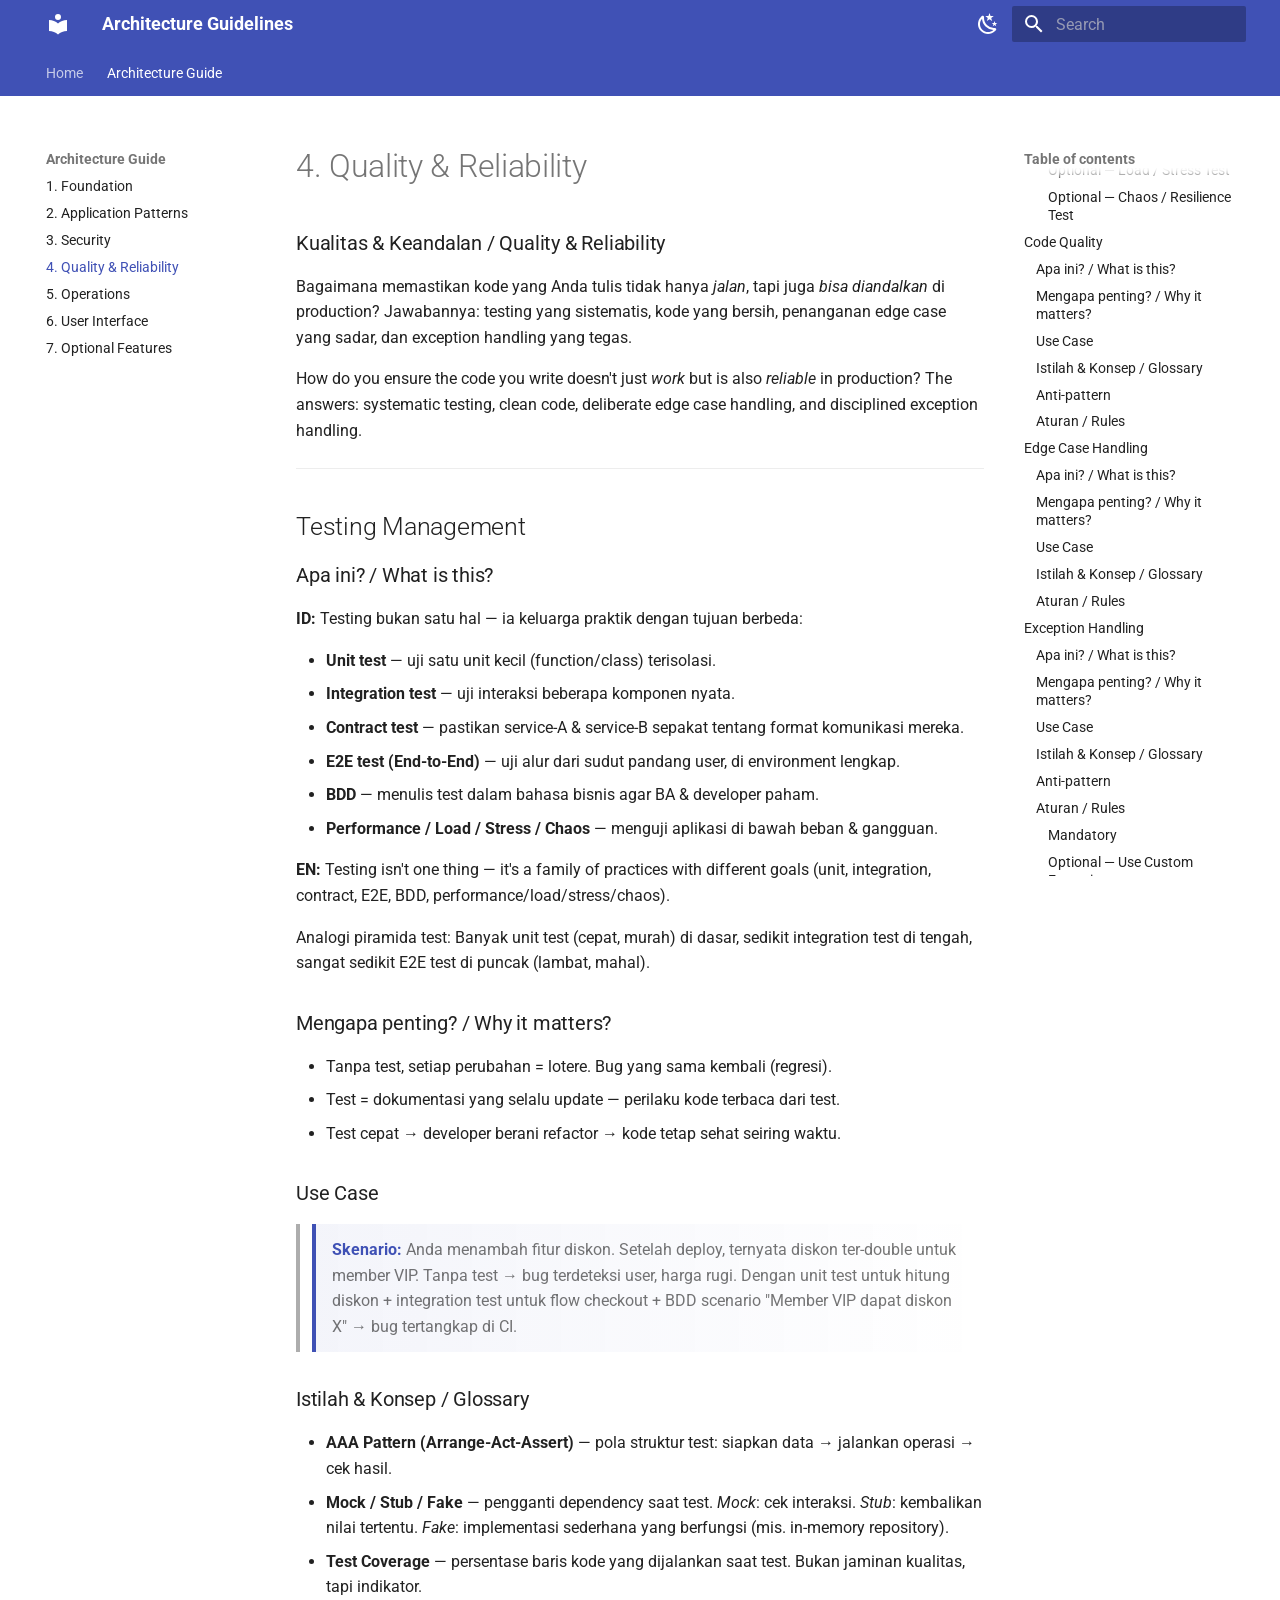
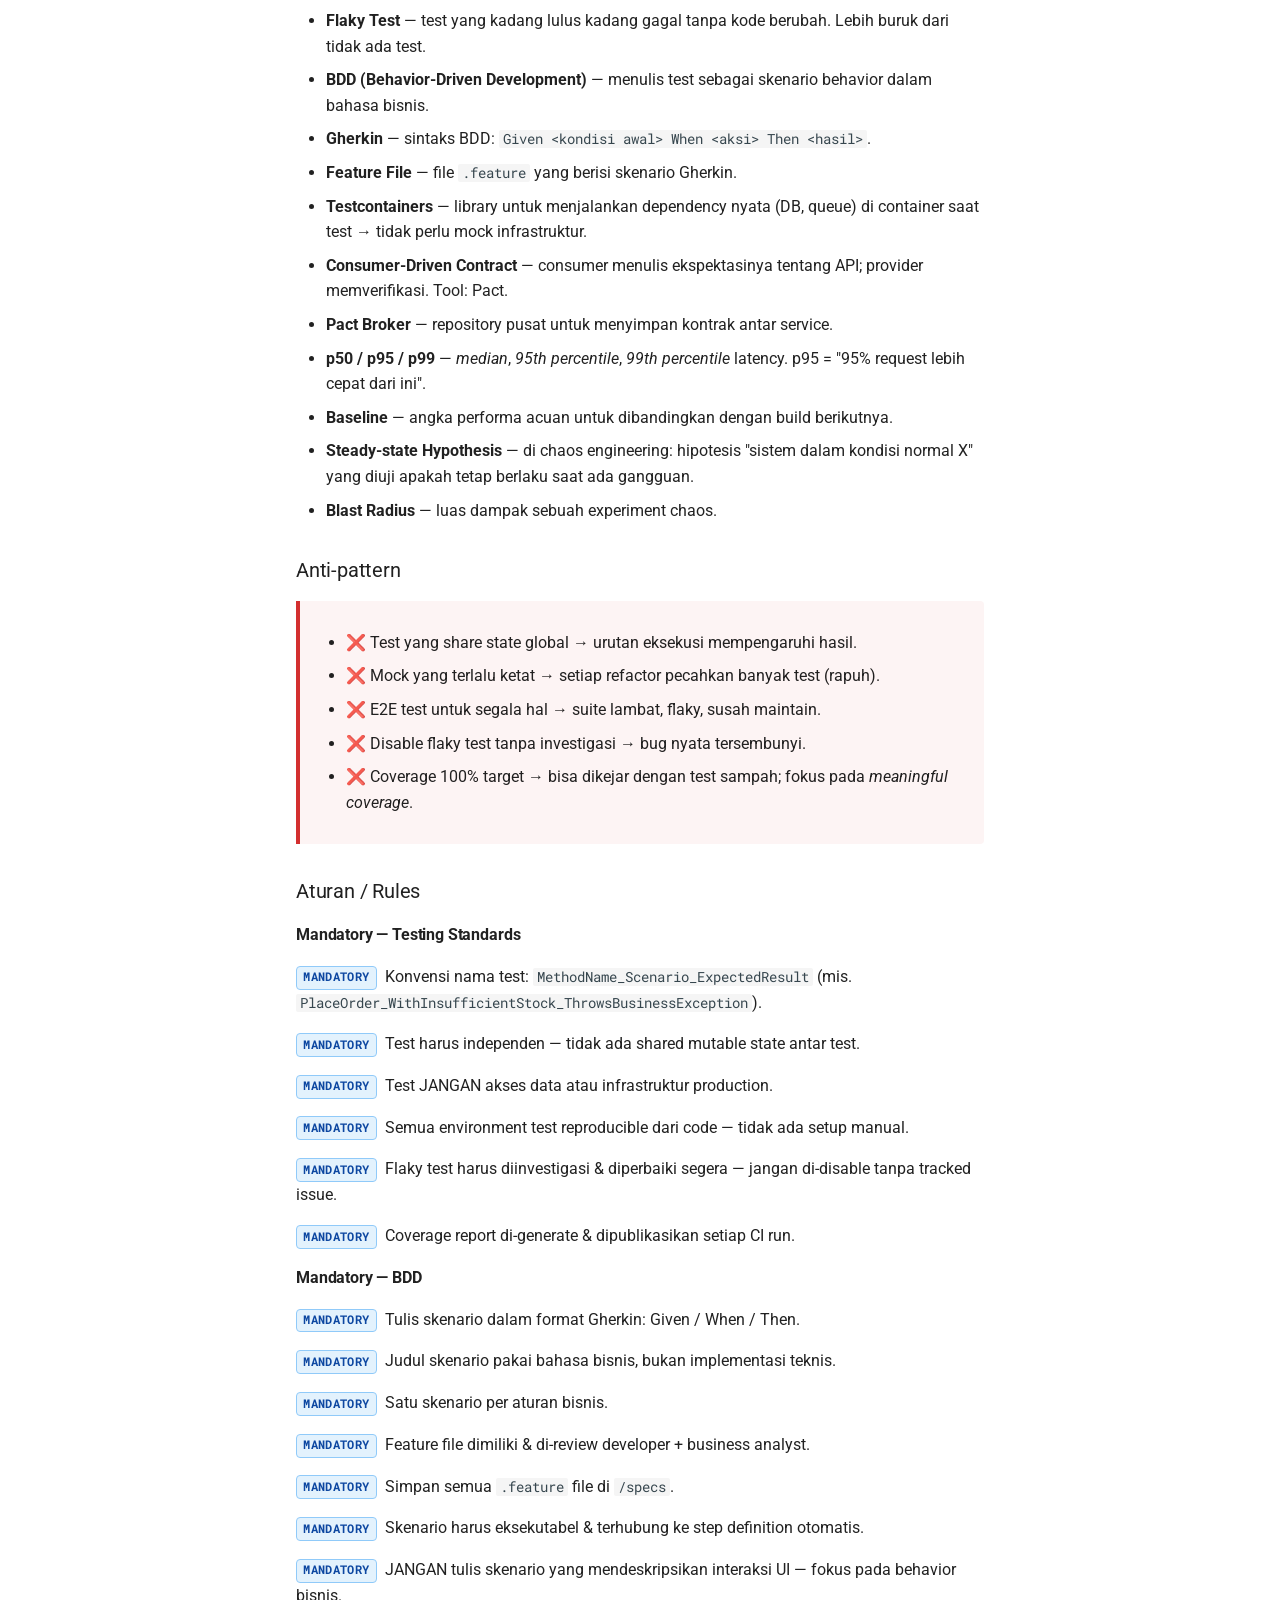
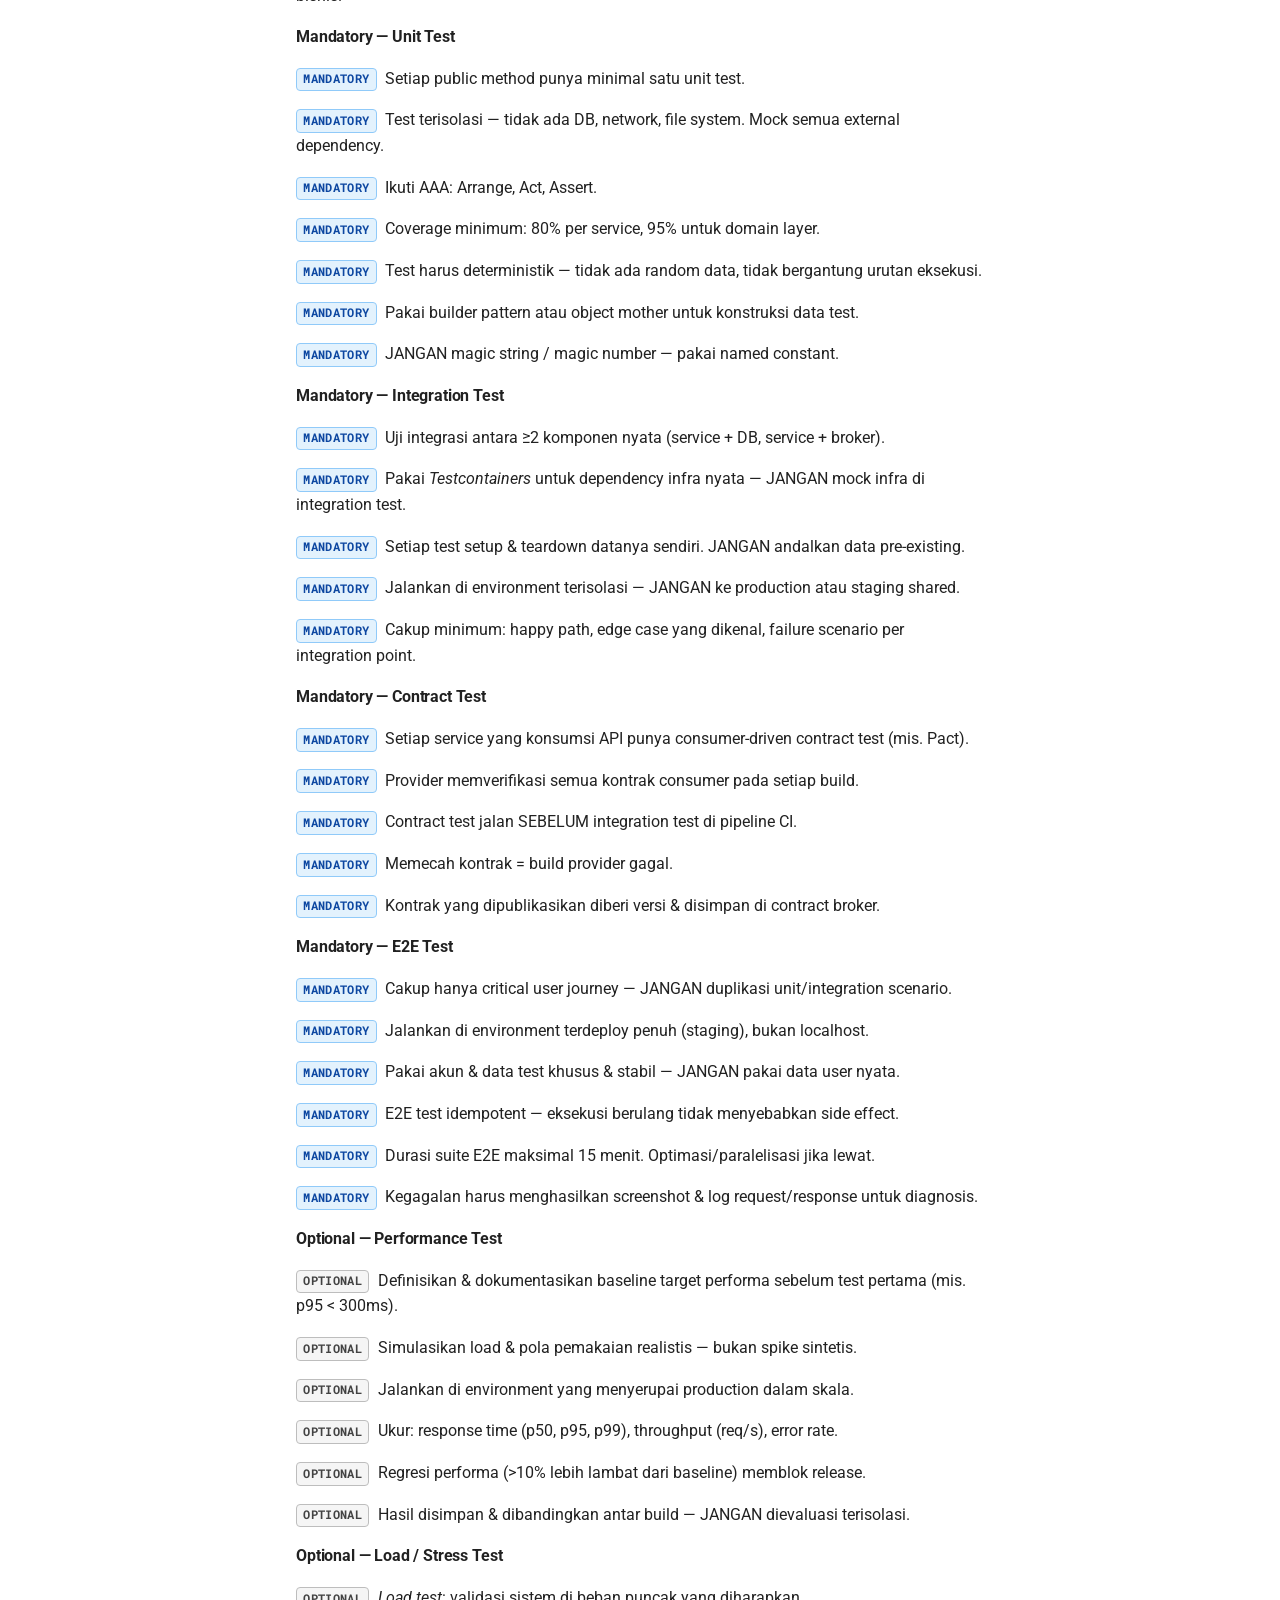
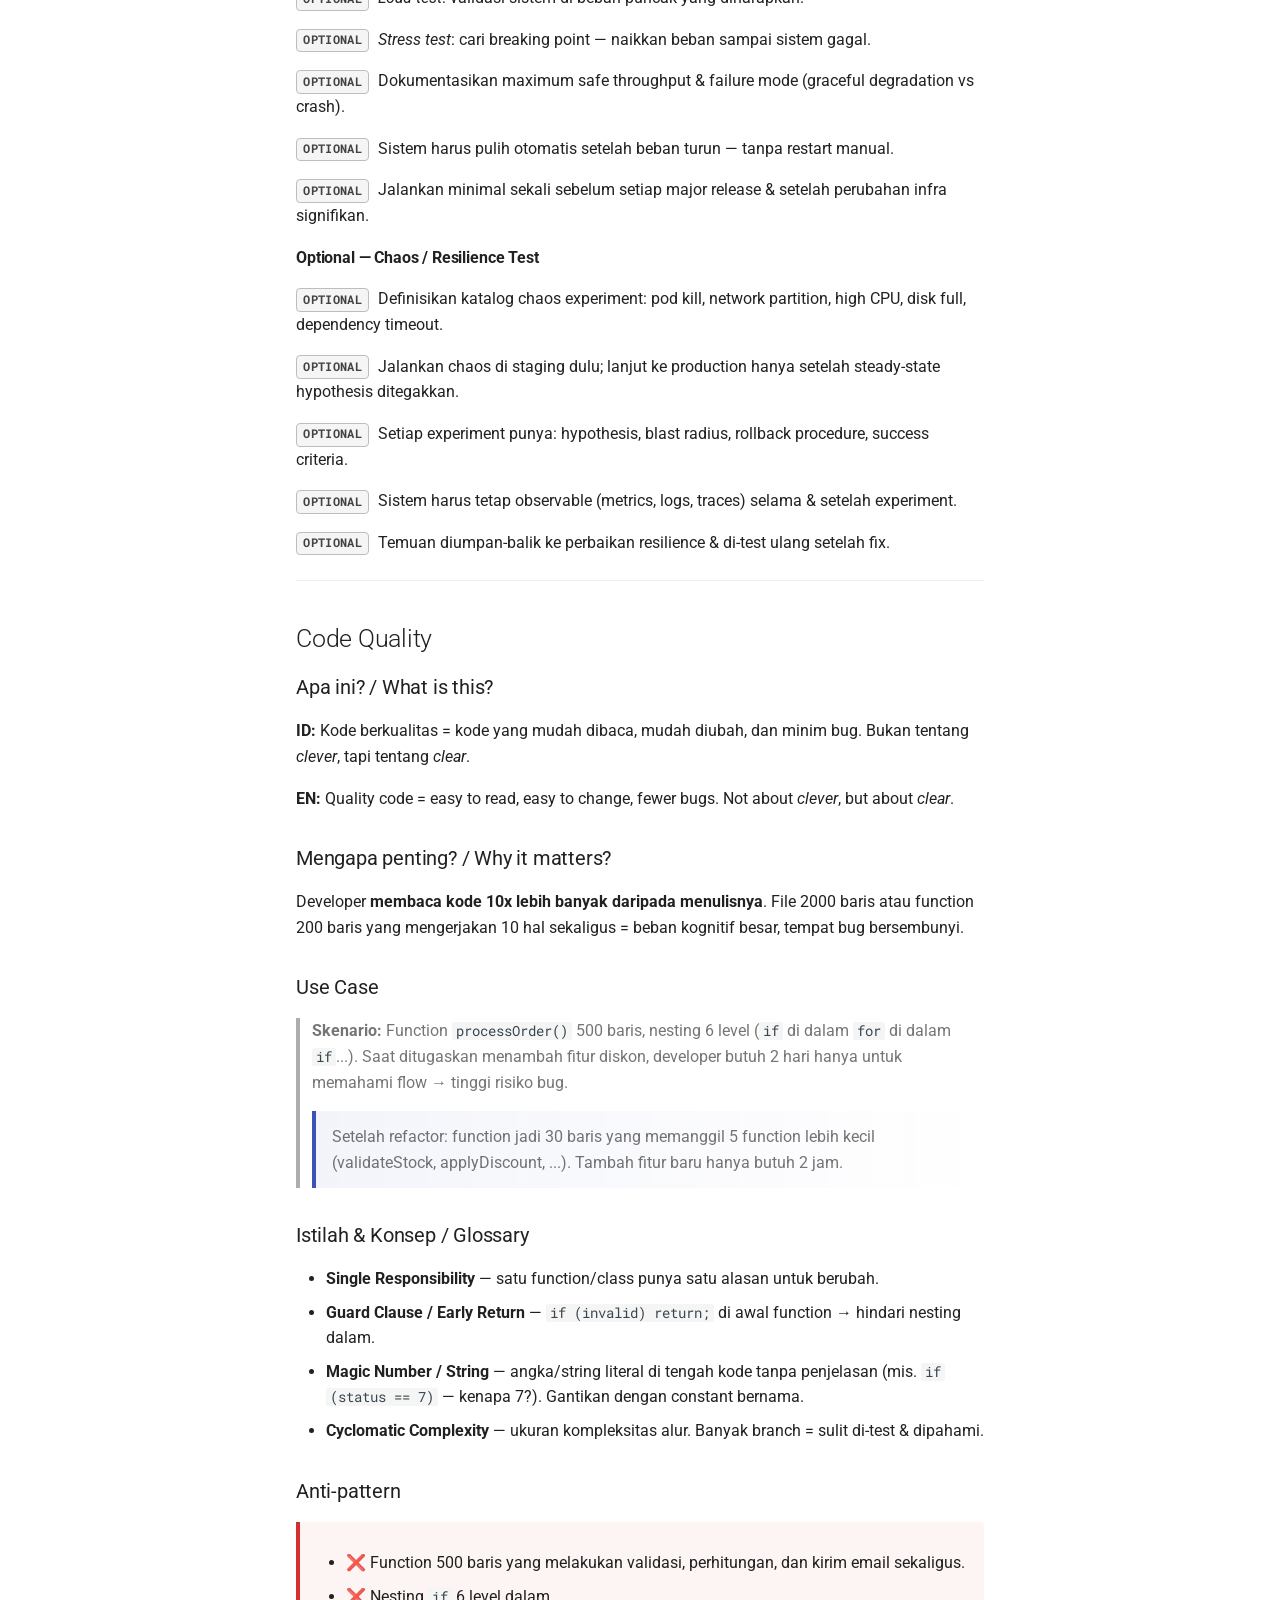
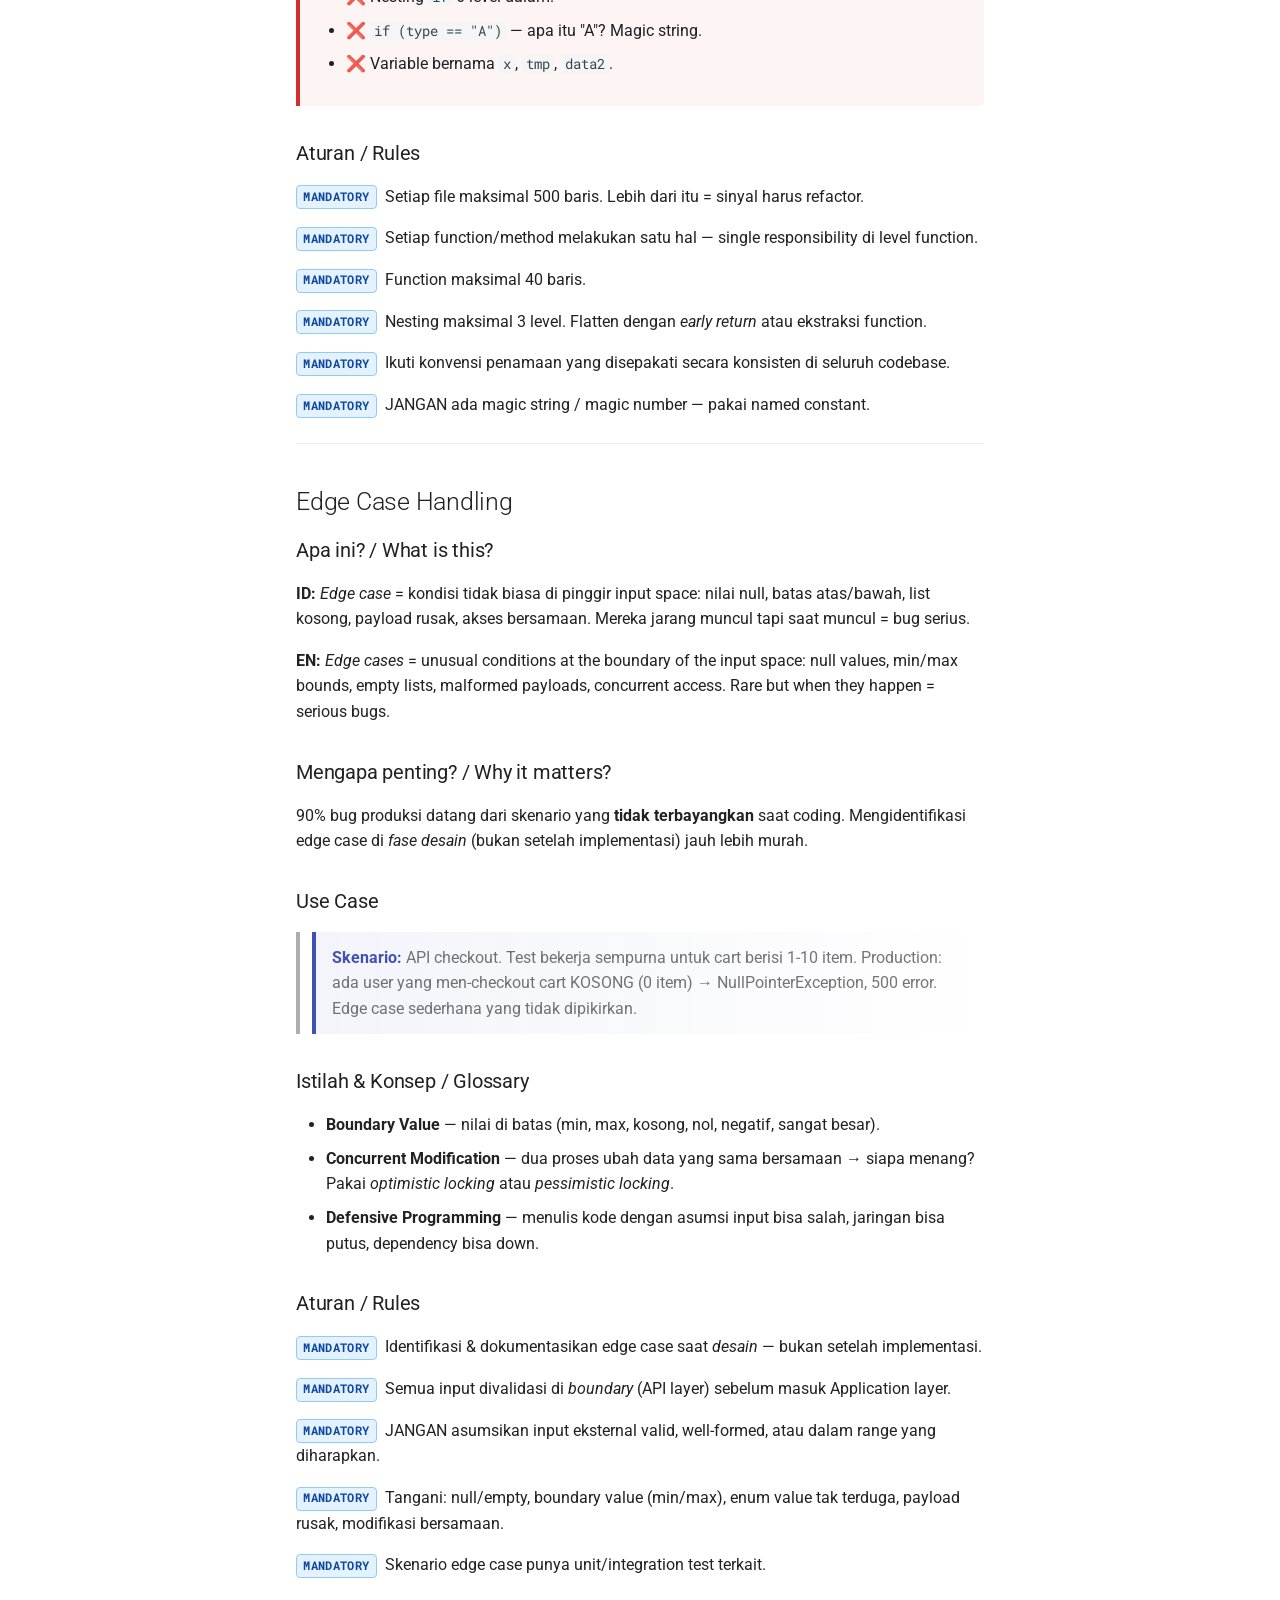
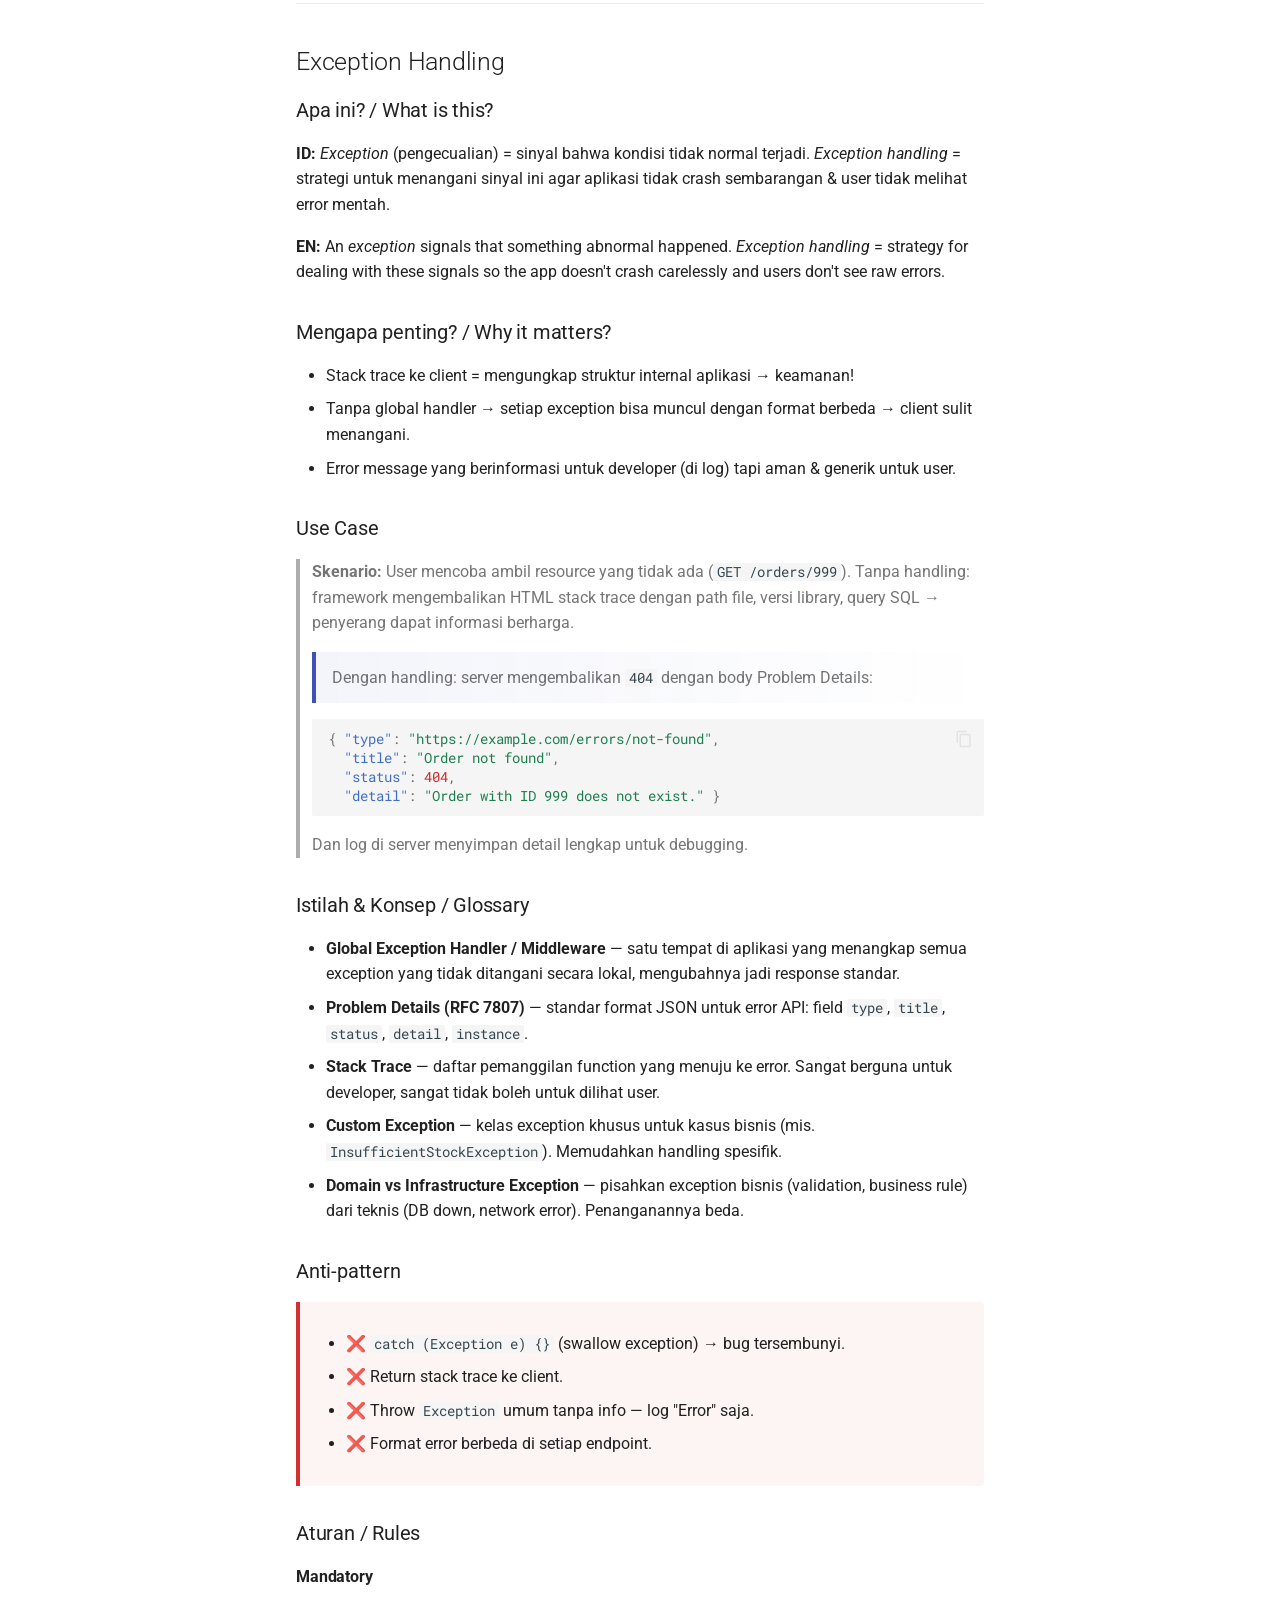
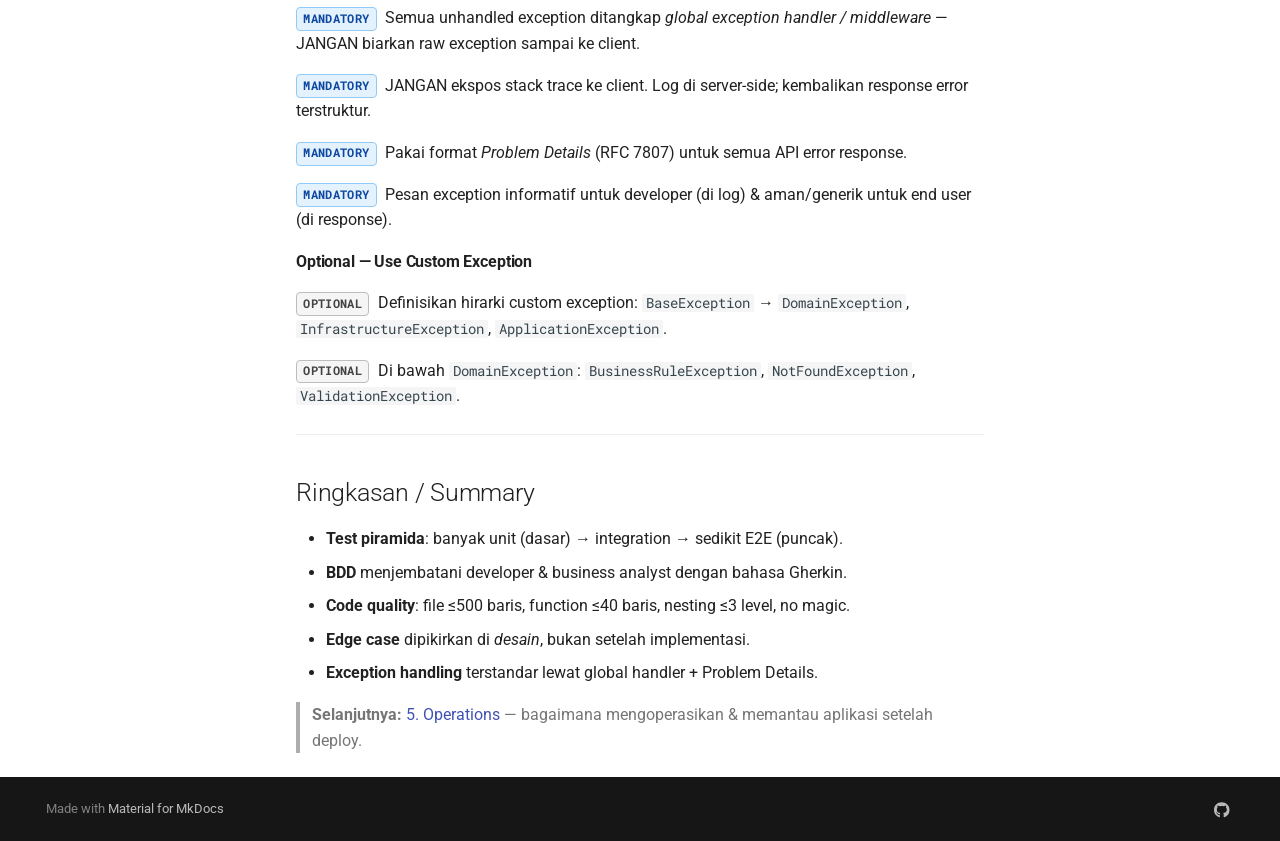
<file: architecture/04-quality-reliability/index.html>
<!doctype html>
<html lang="en" class="no-js">
  <head>
    
      <meta charset="utf-8">
      <meta name="viewport" content="width=device-width,initial-scale=1">
      
        <meta name="description" content="Panduan arsitektur perangkat lunak untuk semua level developer / Software architecture guidelines for developers at every level.">
      
      
        <meta name="author" content="Architecture Team">
      
      
      
        <link rel="prev" href="../03-security/">
      
      
        <link rel="next" href="../05-operations/">
      
      
      <link rel="icon" href="../../assets/images/favicon.png">
      <meta name="generator" content="mkdocs-1.6.1, mkdocs-material-9.5.42">
    
    
      
        <title>4. Quality & Reliability - Architecture Guidelines</title>
      
    
    
      <link rel="stylesheet" href="../../assets/stylesheets/main.0253249f.min.css">
      
        
        <link rel="stylesheet" href="../../assets/stylesheets/palette.06af60db.min.css">
      
      


    
    
      
    
    
      
        
        
        <link rel="preconnect" href="https://fonts.gstatic.com" crossorigin>
        <link rel="stylesheet" href="https://fonts.googleapis.com/css?family=Roboto:300,300i,400,400i,700,700i%7CRoboto+Mono:400,400i,700,700i&display=fallback">
        <style>:root{--md-text-font:"Roboto";--md-code-font:"Roboto Mono"}</style>
      
    
    
      <link rel="stylesheet" href="../../stylesheets/extra.css">
    
    <script>__md_scope=new URL("../..",location),__md_hash=e=>[...e].reduce(((e,_)=>(e<<5)-e+_.charCodeAt(0)),0),__md_get=(e,_=localStorage,t=__md_scope)=>JSON.parse(_.getItem(t.pathname+"."+e)),__md_set=(e,_,t=localStorage,a=__md_scope)=>{try{t.setItem(a.pathname+"."+e,JSON.stringify(_))}catch(e){}}</script>
    
      

    
    
    
  </head>
  
  
    
    
      
    
    
    
    
    <body dir="ltr" data-md-color-scheme="default" data-md-color-primary="indigo" data-md-color-accent="indigo">
  
    
    <input class="md-toggle" data-md-toggle="drawer" type="checkbox" id="__drawer" autocomplete="off">
    <input class="md-toggle" data-md-toggle="search" type="checkbox" id="__search" autocomplete="off">
    <label class="md-overlay" for="__drawer"></label>
    <div data-md-component="skip">
      
        
        <a href="#4-quality-reliability" class="md-skip">
          Skip to content
        </a>
      
    </div>
    <div data-md-component="announce">
      
    </div>
    
    
      

<header class="md-header" data-md-component="header">
  <nav class="md-header__inner md-grid" aria-label="Header">
    <a href="../.." title="Architecture Guidelines" class="md-header__button md-logo" aria-label="Architecture Guidelines" data-md-component="logo">
      
  
  <svg xmlns="http://www.w3.org/2000/svg" viewBox="0 0 24 24"><path d="M12 8a3 3 0 0 0 3-3 3 3 0 0 0-3-3 3 3 0 0 0-3 3 3 3 0 0 0 3 3m0 3.54C9.64 9.35 6.5 8 3 8v11c3.5 0 6.64 1.35 9 3.54 2.36-2.19 5.5-3.54 9-3.54V8c-3.5 0-6.64 1.35-9 3.54"/></svg>

    </a>
    <label class="md-header__button md-icon" for="__drawer">
      
      <svg xmlns="http://www.w3.org/2000/svg" viewBox="0 0 24 24"><path d="M3 6h18v2H3zm0 5h18v2H3zm0 5h18v2H3z"/></svg>
    </label>
    <div class="md-header__title" data-md-component="header-title">
      <div class="md-header__ellipsis">
        <div class="md-header__topic">
          <span class="md-ellipsis">
            Architecture Guidelines
          </span>
        </div>
        <div class="md-header__topic" data-md-component="header-topic">
          <span class="md-ellipsis">
            
              4. Quality & Reliability
            
          </span>
        </div>
      </div>
    </div>
    
      
        <form class="md-header__option" data-md-component="palette">
  
    
    
    
    <input class="md-option" data-md-color-media="(prefers-color-scheme: light)" data-md-color-scheme="default" data-md-color-primary="indigo" data-md-color-accent="indigo"  aria-label="Switch to dark mode"  type="radio" name="__palette" id="__palette_0">
    
      <label class="md-header__button md-icon" title="Switch to dark mode" for="__palette_1" hidden>
        <svg xmlns="http://www.w3.org/2000/svg" viewBox="0 0 24 24"><path d="m17.75 4.09-2.53 1.94.91 3.06-2.63-1.81-2.63 1.81.91-3.06-2.53-1.94L12.44 4l1.06-3 1.06 3zm3.5 6.91-1.64 1.25.59 1.98-1.7-1.17-1.7 1.17.59-1.98L15.75 11l2.06-.05L18.5 9l.69 1.95zm-2.28 4.95c.83-.08 1.72 1.1 1.19 1.85-.32.45-.66.87-1.08 1.27C15.17 23 8.84 23 4.94 19.07c-3.91-3.9-3.91-10.24 0-14.14.4-.4.82-.76 1.27-1.08.75-.53 1.93.36 1.85 1.19-.27 2.86.69 5.83 2.89 8.02a9.96 9.96 0 0 0 8.02 2.89m-1.64 2.02a12.08 12.08 0 0 1-7.8-3.47c-2.17-2.19-3.33-5-3.49-7.82-2.81 3.14-2.7 7.96.31 10.98 3.02 3.01 7.84 3.12 10.98.31"/></svg>
      </label>
    
  
    
    
    
    <input class="md-option" data-md-color-media="(prefers-color-scheme: dark)" data-md-color-scheme="slate" data-md-color-primary="indigo" data-md-color-accent="indigo"  aria-label="Switch to light mode"  type="radio" name="__palette" id="__palette_1">
    
      <label class="md-header__button md-icon" title="Switch to light mode" for="__palette_0" hidden>
        <svg xmlns="http://www.w3.org/2000/svg" viewBox="0 0 24 24"><path d="M12 7a5 5 0 0 1 5 5 5 5 0 0 1-5 5 5 5 0 0 1-5-5 5 5 0 0 1 5-5m0 2a3 3 0 0 0-3 3 3 3 0 0 0 3 3 3 3 0 0 0 3-3 3 3 0 0 0-3-3m0-7 2.39 3.42C13.65 5.15 12.84 5 12 5s-1.65.15-2.39.42zM3.34 7l4.16-.35A7.2 7.2 0 0 0 5.94 8.5c-.44.74-.69 1.5-.83 2.29zm.02 10 1.76-3.77a7.131 7.131 0 0 0 2.38 4.14zM20.65 7l-1.77 3.79a7.02 7.02 0 0 0-2.38-4.15zm-.01 10-4.14.36c.59-.51 1.12-1.14 1.54-1.86.42-.73.69-1.5.83-2.29zM12 22l-2.41-3.44c.74.27 1.55.44 2.41.44.82 0 1.63-.17 2.37-.44z"/></svg>
      </label>
    
  
</form>
      
    
    
      <script>var palette=__md_get("__palette");if(palette&&palette.color){if("(prefers-color-scheme)"===palette.color.media){var media=matchMedia("(prefers-color-scheme: light)"),input=document.querySelector(media.matches?"[data-md-color-media='(prefers-color-scheme: light)']":"[data-md-color-media='(prefers-color-scheme: dark)']");palette.color.media=input.getAttribute("data-md-color-media"),palette.color.scheme=input.getAttribute("data-md-color-scheme"),palette.color.primary=input.getAttribute("data-md-color-primary"),palette.color.accent=input.getAttribute("data-md-color-accent")}for(var[key,value]of Object.entries(palette.color))document.body.setAttribute("data-md-color-"+key,value)}</script>
    
    
    
      <label class="md-header__button md-icon" for="__search">
        
        <svg xmlns="http://www.w3.org/2000/svg" viewBox="0 0 24 24"><path d="M9.5 3A6.5 6.5 0 0 1 16 9.5c0 1.61-.59 3.09-1.56 4.23l.27.27h.79l5 5-1.5 1.5-5-5v-.79l-.27-.27A6.52 6.52 0 0 1 9.5 16 6.5 6.5 0 0 1 3 9.5 6.5 6.5 0 0 1 9.5 3m0 2C7 5 5 7 5 9.5S7 14 9.5 14 14 12 14 9.5 12 5 9.5 5"/></svg>
      </label>
      <div class="md-search" data-md-component="search" role="dialog">
  <label class="md-search__overlay" for="__search"></label>
  <div class="md-search__inner" role="search">
    <form class="md-search__form" name="search">
      <input type="text" class="md-search__input" name="query" aria-label="Search" placeholder="Search" autocapitalize="off" autocorrect="off" autocomplete="off" spellcheck="false" data-md-component="search-query" required>
      <label class="md-search__icon md-icon" for="__search">
        
        <svg xmlns="http://www.w3.org/2000/svg" viewBox="0 0 24 24"><path d="M9.5 3A6.5 6.5 0 0 1 16 9.5c0 1.61-.59 3.09-1.56 4.23l.27.27h.79l5 5-1.5 1.5-5-5v-.79l-.27-.27A6.52 6.52 0 0 1 9.5 16 6.5 6.5 0 0 1 3 9.5 6.5 6.5 0 0 1 9.5 3m0 2C7 5 5 7 5 9.5S7 14 9.5 14 14 12 14 9.5 12 5 9.5 5"/></svg>
        
        <svg xmlns="http://www.w3.org/2000/svg" viewBox="0 0 24 24"><path d="M20 11v2H8l5.5 5.5-1.42 1.42L4.16 12l7.92-7.92L13.5 5.5 8 11z"/></svg>
      </label>
      <nav class="md-search__options" aria-label="Search">
        
          <a href="javascript:void(0)" class="md-search__icon md-icon" title="Share" aria-label="Share" data-clipboard data-clipboard-text="" data-md-component="search-share" tabindex="-1">
            
            <svg xmlns="http://www.w3.org/2000/svg" viewBox="0 0 24 24"><path d="M18 16.08c-.76 0-1.44.3-1.96.77L8.91 12.7c.05-.23.09-.46.09-.7s-.04-.47-.09-.7l7.05-4.11c.54.5 1.25.81 2.04.81a3 3 0 0 0 3-3 3 3 0 0 0-3-3 3 3 0 0 0-3 3c0 .24.04.47.09.7L8.04 9.81C7.5 9.31 6.79 9 6 9a3 3 0 0 0-3 3 3 3 0 0 0 3 3c.79 0 1.5-.31 2.04-.81l7.12 4.15c-.05.21-.08.43-.08.66 0 1.61 1.31 2.91 2.92 2.91s2.92-1.3 2.92-2.91A2.92 2.92 0 0 0 18 16.08"/></svg>
          </a>
        
        <button type="reset" class="md-search__icon md-icon" title="Clear" aria-label="Clear" tabindex="-1">
          
          <svg xmlns="http://www.w3.org/2000/svg" viewBox="0 0 24 24"><path d="M19 6.41 17.59 5 12 10.59 6.41 5 5 6.41 10.59 12 5 17.59 6.41 19 12 13.41 17.59 19 19 17.59 13.41 12z"/></svg>
        </button>
      </nav>
      
        <div class="md-search__suggest" data-md-component="search-suggest"></div>
      
    </form>
    <div class="md-search__output">
      <div class="md-search__scrollwrap" tabindex="0" data-md-scrollfix>
        <div class="md-search-result" data-md-component="search-result">
          <div class="md-search-result__meta">
            Initializing search
          </div>
          <ol class="md-search-result__list" role="presentation"></ol>
        </div>
      </div>
    </div>
  </div>
</div>
    
    
  </nav>
  
</header>
    
    <div class="md-container" data-md-component="container">
      
      
        
          
            
<nav class="md-tabs" aria-label="Tabs" data-md-component="tabs">
  <div class="md-grid">
    <ul class="md-tabs__list">
      
        
  
  
  
    <li class="md-tabs__item">
      <a href="../.." class="md-tabs__link">
        
  
    
  
  Home

      </a>
    </li>
  

      
        
  
  
    
  
  
    
    
      <li class="md-tabs__item md-tabs__item--active">
        <a href="../01-foundation/" class="md-tabs__link">
          
  
    
  
  Architecture Guide

        </a>
      </li>
    
  

      
    </ul>
  </div>
</nav>
          
        
      
      <main class="md-main" data-md-component="main">
        <div class="md-main__inner md-grid">
          
            
              
              <div class="md-sidebar md-sidebar--primary" data-md-component="sidebar" data-md-type="navigation" >
                <div class="md-sidebar__scrollwrap">
                  <div class="md-sidebar__inner">
                    


  


<nav class="md-nav md-nav--primary md-nav--lifted" aria-label="Navigation" data-md-level="0">
  <label class="md-nav__title" for="__drawer">
    <a href="../.." title="Architecture Guidelines" class="md-nav__button md-logo" aria-label="Architecture Guidelines" data-md-component="logo">
      
  
  <svg xmlns="http://www.w3.org/2000/svg" viewBox="0 0 24 24"><path d="M12 8a3 3 0 0 0 3-3 3 3 0 0 0-3-3 3 3 0 0 0-3 3 3 3 0 0 0 3 3m0 3.54C9.64 9.35 6.5 8 3 8v11c3.5 0 6.64 1.35 9 3.54 2.36-2.19 5.5-3.54 9-3.54V8c-3.5 0-6.64 1.35-9 3.54"/></svg>

    </a>
    Architecture Guidelines
  </label>
  
  <ul class="md-nav__list" data-md-scrollfix>
    
      
      
  
  
  
  
    <li class="md-nav__item">
      <a href="../.." class="md-nav__link">
        
  
  <span class="md-ellipsis">
    Home
  </span>
  

      </a>
    </li>
  

    
      
      
  
  
    
  
  
  
    
    
      
        
      
        
      
        
      
        
      
        
      
        
      
        
      
    
    
      
        
        
      
      
        
      
    
    
    <li class="md-nav__item md-nav__item--active md-nav__item--section md-nav__item--nested">
      
        
        
        <input class="md-nav__toggle md-toggle " type="checkbox" id="__nav_2" checked>
        
          
          <label class="md-nav__link" for="__nav_2" id="__nav_2_label" tabindex="">
            
  
  <span class="md-ellipsis">
    Architecture Guide
  </span>
  

            <span class="md-nav__icon md-icon"></span>
          </label>
        
        <nav class="md-nav" data-md-level="1" aria-labelledby="__nav_2_label" aria-expanded="true">
          <label class="md-nav__title" for="__nav_2">
            <span class="md-nav__icon md-icon"></span>
            Architecture Guide
          </label>
          <ul class="md-nav__list" data-md-scrollfix>
            
              
                
  
  
  
  
    <li class="md-nav__item">
      <a href="../01-foundation/" class="md-nav__link">
        
  
  <span class="md-ellipsis">
    1. Foundation
  </span>
  

      </a>
    </li>
  

              
            
              
                
  
  
  
  
    <li class="md-nav__item">
      <a href="../02-application-patterns/" class="md-nav__link">
        
  
  <span class="md-ellipsis">
    2. Application Patterns
  </span>
  

      </a>
    </li>
  

              
            
              
                
  
  
  
  
    <li class="md-nav__item">
      <a href="../03-security/" class="md-nav__link">
        
  
  <span class="md-ellipsis">
    3. Security
  </span>
  

      </a>
    </li>
  

              
            
              
                
  
  
    
  
  
  
    <li class="md-nav__item md-nav__item--active">
      
      <input class="md-nav__toggle md-toggle" type="checkbox" id="__toc">
      
      
        
      
      
        <label class="md-nav__link md-nav__link--active" for="__toc">
          
  
  <span class="md-ellipsis">
    4. Quality & Reliability
  </span>
  

          <span class="md-nav__icon md-icon"></span>
        </label>
      
      <a href="./" class="md-nav__link md-nav__link--active">
        
  
  <span class="md-ellipsis">
    4. Quality & Reliability
  </span>
  

      </a>
      
        

<nav class="md-nav md-nav--secondary" aria-label="Table of contents">
  
  
  
    
  
  
    <label class="md-nav__title" for="__toc">
      <span class="md-nav__icon md-icon"></span>
      Table of contents
    </label>
    <ul class="md-nav__list" data-md-component="toc" data-md-scrollfix>
      
        <li class="md-nav__item">
  <a href="#kualitas-keandalan-quality-reliability" class="md-nav__link">
    <span class="md-ellipsis">
      Kualitas &amp; Keandalan / Quality &amp; Reliability
    </span>
  </a>
  
</li>
      
        <li class="md-nav__item">
  <a href="#testing-management" class="md-nav__link">
    <span class="md-ellipsis">
      Testing Management
    </span>
  </a>
  
    <nav class="md-nav" aria-label="Testing Management">
      <ul class="md-nav__list">
        
          <li class="md-nav__item">
  <a href="#apa-ini-what-is-this" class="md-nav__link">
    <span class="md-ellipsis">
      Apa ini? / What is this?
    </span>
  </a>
  
</li>
        
          <li class="md-nav__item">
  <a href="#mengapa-penting-why-it-matters" class="md-nav__link">
    <span class="md-ellipsis">
      Mengapa penting? / Why it matters?
    </span>
  </a>
  
</li>
        
          <li class="md-nav__item">
  <a href="#use-case" class="md-nav__link">
    <span class="md-ellipsis">
      Use Case
    </span>
  </a>
  
</li>
        
          <li class="md-nav__item">
  <a href="#istilah-konsep-glossary" class="md-nav__link">
    <span class="md-ellipsis">
      Istilah &amp; Konsep / Glossary
    </span>
  </a>
  
</li>
        
          <li class="md-nav__item">
  <a href="#anti-pattern" class="md-nav__link">
    <span class="md-ellipsis">
      Anti-pattern
    </span>
  </a>
  
</li>
        
          <li class="md-nav__item">
  <a href="#aturan-rules" class="md-nav__link">
    <span class="md-ellipsis">
      Aturan / Rules
    </span>
  </a>
  
    <nav class="md-nav" aria-label="Aturan / Rules">
      <ul class="md-nav__list">
        
          <li class="md-nav__item">
  <a href="#mandatory-testing-standards" class="md-nav__link">
    <span class="md-ellipsis">
      Mandatory — Testing Standards
    </span>
  </a>
  
</li>
        
          <li class="md-nav__item">
  <a href="#mandatory-bdd" class="md-nav__link">
    <span class="md-ellipsis">
      Mandatory — BDD
    </span>
  </a>
  
</li>
        
          <li class="md-nav__item">
  <a href="#mandatory-unit-test" class="md-nav__link">
    <span class="md-ellipsis">
      Mandatory — Unit Test
    </span>
  </a>
  
</li>
        
          <li class="md-nav__item">
  <a href="#mandatory-integration-test" class="md-nav__link">
    <span class="md-ellipsis">
      Mandatory — Integration Test
    </span>
  </a>
  
</li>
        
          <li class="md-nav__item">
  <a href="#mandatory-contract-test" class="md-nav__link">
    <span class="md-ellipsis">
      Mandatory — Contract Test
    </span>
  </a>
  
</li>
        
          <li class="md-nav__item">
  <a href="#mandatory-e2e-test" class="md-nav__link">
    <span class="md-ellipsis">
      Mandatory — E2E Test
    </span>
  </a>
  
</li>
        
          <li class="md-nav__item">
  <a href="#optional-performance-test" class="md-nav__link">
    <span class="md-ellipsis">
      Optional — Performance Test
    </span>
  </a>
  
</li>
        
          <li class="md-nav__item">
  <a href="#optional-load-stress-test" class="md-nav__link">
    <span class="md-ellipsis">
      Optional — Load / Stress Test
    </span>
  </a>
  
</li>
        
          <li class="md-nav__item">
  <a href="#optional-chaos-resilience-test" class="md-nav__link">
    <span class="md-ellipsis">
      Optional — Chaos / Resilience Test
    </span>
  </a>
  
</li>
        
      </ul>
    </nav>
  
</li>
        
      </ul>
    </nav>
  
</li>
      
        <li class="md-nav__item">
  <a href="#code-quality" class="md-nav__link">
    <span class="md-ellipsis">
      Code Quality
    </span>
  </a>
  
    <nav class="md-nav" aria-label="Code Quality">
      <ul class="md-nav__list">
        
          <li class="md-nav__item">
  <a href="#apa-ini-what-is-this_1" class="md-nav__link">
    <span class="md-ellipsis">
      Apa ini? / What is this?
    </span>
  </a>
  
</li>
        
          <li class="md-nav__item">
  <a href="#mengapa-penting-why-it-matters_1" class="md-nav__link">
    <span class="md-ellipsis">
      Mengapa penting? / Why it matters?
    </span>
  </a>
  
</li>
        
          <li class="md-nav__item">
  <a href="#use-case_1" class="md-nav__link">
    <span class="md-ellipsis">
      Use Case
    </span>
  </a>
  
</li>
        
          <li class="md-nav__item">
  <a href="#istilah-konsep-glossary_1" class="md-nav__link">
    <span class="md-ellipsis">
      Istilah &amp; Konsep / Glossary
    </span>
  </a>
  
</li>
        
          <li class="md-nav__item">
  <a href="#anti-pattern_1" class="md-nav__link">
    <span class="md-ellipsis">
      Anti-pattern
    </span>
  </a>
  
</li>
        
          <li class="md-nav__item">
  <a href="#aturan-rules_1" class="md-nav__link">
    <span class="md-ellipsis">
      Aturan / Rules
    </span>
  </a>
  
</li>
        
      </ul>
    </nav>
  
</li>
      
        <li class="md-nav__item">
  <a href="#edge-case-handling" class="md-nav__link">
    <span class="md-ellipsis">
      Edge Case Handling
    </span>
  </a>
  
    <nav class="md-nav" aria-label="Edge Case Handling">
      <ul class="md-nav__list">
        
          <li class="md-nav__item">
  <a href="#apa-ini-what-is-this_2" class="md-nav__link">
    <span class="md-ellipsis">
      Apa ini? / What is this?
    </span>
  </a>
  
</li>
        
          <li class="md-nav__item">
  <a href="#mengapa-penting-why-it-matters_2" class="md-nav__link">
    <span class="md-ellipsis">
      Mengapa penting? / Why it matters?
    </span>
  </a>
  
</li>
        
          <li class="md-nav__item">
  <a href="#use-case_2" class="md-nav__link">
    <span class="md-ellipsis">
      Use Case
    </span>
  </a>
  
</li>
        
          <li class="md-nav__item">
  <a href="#istilah-konsep-glossary_2" class="md-nav__link">
    <span class="md-ellipsis">
      Istilah &amp; Konsep / Glossary
    </span>
  </a>
  
</li>
        
          <li class="md-nav__item">
  <a href="#aturan-rules_2" class="md-nav__link">
    <span class="md-ellipsis">
      Aturan / Rules
    </span>
  </a>
  
</li>
        
      </ul>
    </nav>
  
</li>
      
        <li class="md-nav__item">
  <a href="#exception-handling" class="md-nav__link">
    <span class="md-ellipsis">
      Exception Handling
    </span>
  </a>
  
    <nav class="md-nav" aria-label="Exception Handling">
      <ul class="md-nav__list">
        
          <li class="md-nav__item">
  <a href="#apa-ini-what-is-this_3" class="md-nav__link">
    <span class="md-ellipsis">
      Apa ini? / What is this?
    </span>
  </a>
  
</li>
        
          <li class="md-nav__item">
  <a href="#mengapa-penting-why-it-matters_3" class="md-nav__link">
    <span class="md-ellipsis">
      Mengapa penting? / Why it matters?
    </span>
  </a>
  
</li>
        
          <li class="md-nav__item">
  <a href="#use-case_3" class="md-nav__link">
    <span class="md-ellipsis">
      Use Case
    </span>
  </a>
  
</li>
        
          <li class="md-nav__item">
  <a href="#istilah-konsep-glossary_3" class="md-nav__link">
    <span class="md-ellipsis">
      Istilah &amp; Konsep / Glossary
    </span>
  </a>
  
</li>
        
          <li class="md-nav__item">
  <a href="#anti-pattern_2" class="md-nav__link">
    <span class="md-ellipsis">
      Anti-pattern
    </span>
  </a>
  
</li>
        
          <li class="md-nav__item">
  <a href="#aturan-rules_3" class="md-nav__link">
    <span class="md-ellipsis">
      Aturan / Rules
    </span>
  </a>
  
    <nav class="md-nav" aria-label="Aturan / Rules">
      <ul class="md-nav__list">
        
          <li class="md-nav__item">
  <a href="#mandatory" class="md-nav__link">
    <span class="md-ellipsis">
      Mandatory
    </span>
  </a>
  
</li>
        
          <li class="md-nav__item">
  <a href="#optional-use-custom-exception" class="md-nav__link">
    <span class="md-ellipsis">
      Optional — Use Custom Exception
    </span>
  </a>
  
</li>
        
      </ul>
    </nav>
  
</li>
        
      </ul>
    </nav>
  
</li>
      
        <li class="md-nav__item">
  <a href="#ringkasan-summary" class="md-nav__link">
    <span class="md-ellipsis">
      Ringkasan / Summary
    </span>
  </a>
  
</li>
      
    </ul>
  
</nav>
      
    </li>
  

              
            
              
                
  
  
  
  
    <li class="md-nav__item">
      <a href="../05-operations/" class="md-nav__link">
        
  
  <span class="md-ellipsis">
    5. Operations
  </span>
  

      </a>
    </li>
  

              
            
              
                
  
  
  
  
    <li class="md-nav__item">
      <a href="../06-user-interface/" class="md-nav__link">
        
  
  <span class="md-ellipsis">
    6. User Interface
  </span>
  

      </a>
    </li>
  

              
            
              
                
  
  
  
  
    <li class="md-nav__item">
      <a href="../07-optional-features/" class="md-nav__link">
        
  
  <span class="md-ellipsis">
    7. Optional Features
  </span>
  

      </a>
    </li>
  

              
            
          </ul>
        </nav>
      
    </li>
  

    
  </ul>
</nav>
                  </div>
                </div>
              </div>
            
            
              
              <div class="md-sidebar md-sidebar--secondary" data-md-component="sidebar" data-md-type="toc" >
                <div class="md-sidebar__scrollwrap">
                  <div class="md-sidebar__inner">
                    

<nav class="md-nav md-nav--secondary" aria-label="Table of contents">
  
  
  
    
  
  
    <label class="md-nav__title" for="__toc">
      <span class="md-nav__icon md-icon"></span>
      Table of contents
    </label>
    <ul class="md-nav__list" data-md-component="toc" data-md-scrollfix>
      
        <li class="md-nav__item">
  <a href="#kualitas-keandalan-quality-reliability" class="md-nav__link">
    <span class="md-ellipsis">
      Kualitas &amp; Keandalan / Quality &amp; Reliability
    </span>
  </a>
  
</li>
      
        <li class="md-nav__item">
  <a href="#testing-management" class="md-nav__link">
    <span class="md-ellipsis">
      Testing Management
    </span>
  </a>
  
    <nav class="md-nav" aria-label="Testing Management">
      <ul class="md-nav__list">
        
          <li class="md-nav__item">
  <a href="#apa-ini-what-is-this" class="md-nav__link">
    <span class="md-ellipsis">
      Apa ini? / What is this?
    </span>
  </a>
  
</li>
        
          <li class="md-nav__item">
  <a href="#mengapa-penting-why-it-matters" class="md-nav__link">
    <span class="md-ellipsis">
      Mengapa penting? / Why it matters?
    </span>
  </a>
  
</li>
        
          <li class="md-nav__item">
  <a href="#use-case" class="md-nav__link">
    <span class="md-ellipsis">
      Use Case
    </span>
  </a>
  
</li>
        
          <li class="md-nav__item">
  <a href="#istilah-konsep-glossary" class="md-nav__link">
    <span class="md-ellipsis">
      Istilah &amp; Konsep / Glossary
    </span>
  </a>
  
</li>
        
          <li class="md-nav__item">
  <a href="#anti-pattern" class="md-nav__link">
    <span class="md-ellipsis">
      Anti-pattern
    </span>
  </a>
  
</li>
        
          <li class="md-nav__item">
  <a href="#aturan-rules" class="md-nav__link">
    <span class="md-ellipsis">
      Aturan / Rules
    </span>
  </a>
  
    <nav class="md-nav" aria-label="Aturan / Rules">
      <ul class="md-nav__list">
        
          <li class="md-nav__item">
  <a href="#mandatory-testing-standards" class="md-nav__link">
    <span class="md-ellipsis">
      Mandatory — Testing Standards
    </span>
  </a>
  
</li>
        
          <li class="md-nav__item">
  <a href="#mandatory-bdd" class="md-nav__link">
    <span class="md-ellipsis">
      Mandatory — BDD
    </span>
  </a>
  
</li>
        
          <li class="md-nav__item">
  <a href="#mandatory-unit-test" class="md-nav__link">
    <span class="md-ellipsis">
      Mandatory — Unit Test
    </span>
  </a>
  
</li>
        
          <li class="md-nav__item">
  <a href="#mandatory-integration-test" class="md-nav__link">
    <span class="md-ellipsis">
      Mandatory — Integration Test
    </span>
  </a>
  
</li>
        
          <li class="md-nav__item">
  <a href="#mandatory-contract-test" class="md-nav__link">
    <span class="md-ellipsis">
      Mandatory — Contract Test
    </span>
  </a>
  
</li>
        
          <li class="md-nav__item">
  <a href="#mandatory-e2e-test" class="md-nav__link">
    <span class="md-ellipsis">
      Mandatory — E2E Test
    </span>
  </a>
  
</li>
        
          <li class="md-nav__item">
  <a href="#optional-performance-test" class="md-nav__link">
    <span class="md-ellipsis">
      Optional — Performance Test
    </span>
  </a>
  
</li>
        
          <li class="md-nav__item">
  <a href="#optional-load-stress-test" class="md-nav__link">
    <span class="md-ellipsis">
      Optional — Load / Stress Test
    </span>
  </a>
  
</li>
        
          <li class="md-nav__item">
  <a href="#optional-chaos-resilience-test" class="md-nav__link">
    <span class="md-ellipsis">
      Optional — Chaos / Resilience Test
    </span>
  </a>
  
</li>
        
      </ul>
    </nav>
  
</li>
        
      </ul>
    </nav>
  
</li>
      
        <li class="md-nav__item">
  <a href="#code-quality" class="md-nav__link">
    <span class="md-ellipsis">
      Code Quality
    </span>
  </a>
  
    <nav class="md-nav" aria-label="Code Quality">
      <ul class="md-nav__list">
        
          <li class="md-nav__item">
  <a href="#apa-ini-what-is-this_1" class="md-nav__link">
    <span class="md-ellipsis">
      Apa ini? / What is this?
    </span>
  </a>
  
</li>
        
          <li class="md-nav__item">
  <a href="#mengapa-penting-why-it-matters_1" class="md-nav__link">
    <span class="md-ellipsis">
      Mengapa penting? / Why it matters?
    </span>
  </a>
  
</li>
        
          <li class="md-nav__item">
  <a href="#use-case_1" class="md-nav__link">
    <span class="md-ellipsis">
      Use Case
    </span>
  </a>
  
</li>
        
          <li class="md-nav__item">
  <a href="#istilah-konsep-glossary_1" class="md-nav__link">
    <span class="md-ellipsis">
      Istilah &amp; Konsep / Glossary
    </span>
  </a>
  
</li>
        
          <li class="md-nav__item">
  <a href="#anti-pattern_1" class="md-nav__link">
    <span class="md-ellipsis">
      Anti-pattern
    </span>
  </a>
  
</li>
        
          <li class="md-nav__item">
  <a href="#aturan-rules_1" class="md-nav__link">
    <span class="md-ellipsis">
      Aturan / Rules
    </span>
  </a>
  
</li>
        
      </ul>
    </nav>
  
</li>
      
        <li class="md-nav__item">
  <a href="#edge-case-handling" class="md-nav__link">
    <span class="md-ellipsis">
      Edge Case Handling
    </span>
  </a>
  
    <nav class="md-nav" aria-label="Edge Case Handling">
      <ul class="md-nav__list">
        
          <li class="md-nav__item">
  <a href="#apa-ini-what-is-this_2" class="md-nav__link">
    <span class="md-ellipsis">
      Apa ini? / What is this?
    </span>
  </a>
  
</li>
        
          <li class="md-nav__item">
  <a href="#mengapa-penting-why-it-matters_2" class="md-nav__link">
    <span class="md-ellipsis">
      Mengapa penting? / Why it matters?
    </span>
  </a>
  
</li>
        
          <li class="md-nav__item">
  <a href="#use-case_2" class="md-nav__link">
    <span class="md-ellipsis">
      Use Case
    </span>
  </a>
  
</li>
        
          <li class="md-nav__item">
  <a href="#istilah-konsep-glossary_2" class="md-nav__link">
    <span class="md-ellipsis">
      Istilah &amp; Konsep / Glossary
    </span>
  </a>
  
</li>
        
          <li class="md-nav__item">
  <a href="#aturan-rules_2" class="md-nav__link">
    <span class="md-ellipsis">
      Aturan / Rules
    </span>
  </a>
  
</li>
        
      </ul>
    </nav>
  
</li>
      
        <li class="md-nav__item">
  <a href="#exception-handling" class="md-nav__link">
    <span class="md-ellipsis">
      Exception Handling
    </span>
  </a>
  
    <nav class="md-nav" aria-label="Exception Handling">
      <ul class="md-nav__list">
        
          <li class="md-nav__item">
  <a href="#apa-ini-what-is-this_3" class="md-nav__link">
    <span class="md-ellipsis">
      Apa ini? / What is this?
    </span>
  </a>
  
</li>
        
          <li class="md-nav__item">
  <a href="#mengapa-penting-why-it-matters_3" class="md-nav__link">
    <span class="md-ellipsis">
      Mengapa penting? / Why it matters?
    </span>
  </a>
  
</li>
        
          <li class="md-nav__item">
  <a href="#use-case_3" class="md-nav__link">
    <span class="md-ellipsis">
      Use Case
    </span>
  </a>
  
</li>
        
          <li class="md-nav__item">
  <a href="#istilah-konsep-glossary_3" class="md-nav__link">
    <span class="md-ellipsis">
      Istilah &amp; Konsep / Glossary
    </span>
  </a>
  
</li>
        
          <li class="md-nav__item">
  <a href="#anti-pattern_2" class="md-nav__link">
    <span class="md-ellipsis">
      Anti-pattern
    </span>
  </a>
  
</li>
        
          <li class="md-nav__item">
  <a href="#aturan-rules_3" class="md-nav__link">
    <span class="md-ellipsis">
      Aturan / Rules
    </span>
  </a>
  
    <nav class="md-nav" aria-label="Aturan / Rules">
      <ul class="md-nav__list">
        
          <li class="md-nav__item">
  <a href="#mandatory" class="md-nav__link">
    <span class="md-ellipsis">
      Mandatory
    </span>
  </a>
  
</li>
        
          <li class="md-nav__item">
  <a href="#optional-use-custom-exception" class="md-nav__link">
    <span class="md-ellipsis">
      Optional — Use Custom Exception
    </span>
  </a>
  
</li>
        
      </ul>
    </nav>
  
</li>
        
      </ul>
    </nav>
  
</li>
      
        <li class="md-nav__item">
  <a href="#ringkasan-summary" class="md-nav__link">
    <span class="md-ellipsis">
      Ringkasan / Summary
    </span>
  </a>
  
</li>
      
    </ul>
  
</nav>
                  </div>
                </div>
              </div>
            
          
          
            <div class="md-content" data-md-component="content">
              <article class="md-content__inner md-typeset">
                
                  


<h1 id="4-quality-reliability">4. Quality &amp; Reliability<a class="headerlink" href="#4-quality-reliability" title="Permanent link">&para;</a></h1>
<h3 id="kualitas-keandalan-quality-reliability">Kualitas &amp; Keandalan / Quality &amp; Reliability<a class="headerlink" href="#kualitas-keandalan-quality-reliability" title="Permanent link">&para;</a></h3>
<p>Bagaimana memastikan kode yang Anda tulis tidak hanya <em>jalan</em>, tapi juga <em>bisa diandalkan</em> di production? Jawabannya: testing yang sistematis, kode yang bersih, penanganan edge case yang sadar, dan exception handling yang tegas.</p>
<p>How do you ensure the code you write doesn't just <em>work</em> but is also <em>reliable</em> in production? The answers: systematic testing, clean code, deliberate edge case handling, and disciplined exception handling.</p>
<hr />
<h2 id="testing-management">Testing Management<a class="headerlink" href="#testing-management" title="Permanent link">&para;</a></h2>
<h3 id="apa-ini-what-is-this">Apa ini? / What is this?<a class="headerlink" href="#apa-ini-what-is-this" title="Permanent link">&para;</a></h3>
<p><strong>ID:</strong> Testing bukan satu hal — ia keluarga praktik dengan tujuan berbeda:</p>
<ul>
<li><strong>Unit test</strong> — uji satu unit kecil (function/class) terisolasi.</li>
<li><strong>Integration test</strong> — uji interaksi beberapa komponen nyata.</li>
<li><strong>Contract test</strong> — pastikan service-A &amp; service-B sepakat tentang format komunikasi mereka.</li>
<li><strong>E2E test (End-to-End)</strong> — uji alur dari sudut pandang user, di environment lengkap.</li>
<li><strong>BDD</strong> — menulis test dalam bahasa bisnis agar BA &amp; developer paham.</li>
<li><strong>Performance / Load / Stress / Chaos</strong> — menguji aplikasi di bawah beban &amp; gangguan.</li>
</ul>
<p><strong>EN:</strong> Testing isn't one thing — it's a family of practices with different goals (unit, integration, contract, E2E, BDD, performance/load/stress/chaos).</p>
<p>Analogi piramida test: Banyak unit test (cepat, murah) di dasar, sedikit integration test di tengah, sangat sedikit E2E test di puncak (lambat, mahal).</p>
<h3 id="mengapa-penting-why-it-matters">Mengapa penting? / Why it matters?<a class="headerlink" href="#mengapa-penting-why-it-matters" title="Permanent link">&para;</a></h3>
<ul>
<li>Tanpa test, setiap perubahan = lotere. Bug yang sama kembali (regresi).</li>
<li>Test = dokumentasi yang selalu update — perilaku kode terbaca dari test.</li>
<li>Test cepat → developer berani refactor → kode tetap sehat seiring waktu.</li>
</ul>
<h3 id="use-case">Use Case<a class="headerlink" href="#use-case" title="Permanent link">&para;</a></h3>
<blockquote>
<p class="usecase"><strong>Skenario:</strong> Anda menambah fitur diskon. Setelah deploy, ternyata diskon ter-double untuk member VIP. Tanpa test → bug terdeteksi user, harga rugi. Dengan unit test untuk hitung diskon + integration test untuk flow checkout + BDD scenario "Member VIP dapat diskon X" → bug tertangkap di CI.</p>
</blockquote>
<h3 id="istilah-konsep-glossary">Istilah &amp; Konsep / Glossary<a class="headerlink" href="#istilah-konsep-glossary" title="Permanent link">&para;</a></h3>
<ul>
<li><strong>AAA Pattern (Arrange-Act-Assert)</strong> — pola struktur test: siapkan data → jalankan operasi → cek hasil.</li>
<li><strong>Mock / Stub / Fake</strong> — pengganti dependency saat test. <em>Mock</em>: cek interaksi. <em>Stub</em>: kembalikan nilai tertentu. <em>Fake</em>: implementasi sederhana yang berfungsi (mis. in-memory repository).</li>
<li><strong>Test Coverage</strong> — persentase baris kode yang dijalankan saat test. Bukan jaminan kualitas, tapi indikator.</li>
<li><strong>Flaky Test</strong> — test yang kadang lulus kadang gagal tanpa kode berubah. Lebih buruk dari tidak ada test.</li>
<li><strong>BDD (Behavior-Driven Development)</strong> — menulis test sebagai skenario behavior dalam bahasa bisnis.</li>
<li><strong>Gherkin</strong> — sintaks BDD: <code>Given &lt;kondisi awal&gt; When &lt;aksi&gt; Then &lt;hasil&gt;</code>.</li>
<li><strong>Feature File</strong> — file <code>.feature</code> yang berisi skenario Gherkin.</li>
<li><strong>Testcontainers</strong> — library untuk menjalankan dependency nyata (DB, queue) di container saat test → tidak perlu mock infrastruktur.</li>
<li><strong>Consumer-Driven Contract</strong> — consumer menulis ekspektasinya tentang API; provider memverifikasi. Tool: Pact.</li>
<li><strong>Pact Broker</strong> — repository pusat untuk menyimpan kontrak antar service.</li>
<li><strong>p50 / p95 / p99</strong> — <em>median</em>, <em>95th percentile</em>, <em>99th percentile</em> latency. p95 = "95% request lebih cepat dari ini".</li>
<li><strong>Baseline</strong> — angka performa acuan untuk dibandingkan dengan build berikutnya.</li>
<li><strong>Steady-state Hypothesis</strong> — di chaos engineering: hipotesis "sistem dalam kondisi normal X" yang diuji apakah tetap berlaku saat ada gangguan.</li>
<li><strong>Blast Radius</strong> — luas dampak sebuah experiment chaos.</li>
</ul>
<h3 id="anti-pattern">Anti-pattern<a class="headerlink" href="#anti-pattern" title="Permanent link">&para;</a></h3>
<div class="antipattern">
<ul>
<li>❌ Test yang share state global → urutan eksekusi mempengaruhi hasil.</li>
<li>❌ Mock yang terlalu ketat → setiap refactor pecahkan banyak test (rapuh).</li>
<li>❌ E2E test untuk segala hal → suite lambat, flaky, susah maintain.</li>
<li>❌ Disable flaky test tanpa investigasi → bug nyata tersembunyi.</li>
<li>❌ Coverage 100% target → bisa dikejar dengan test sampah; fokus pada <em>meaningful coverage</em>.</li>
</ul>
</div>
<h3 id="aturan-rules">Aturan / Rules<a class="headerlink" href="#aturan-rules" title="Permanent link">&para;</a></h3>
<h4 id="mandatory-testing-standards">Mandatory — Testing Standards<a class="headerlink" href="#mandatory-testing-standards" title="Permanent link">&para;</a></h4>
<p><span class="badge badge-mandatory">Mandatory</span> Konvensi nama test: <code>MethodName_Scenario_ExpectedResult</code> (mis. <code>PlaceOrder_WithInsufficientStock_ThrowsBusinessException</code>).</p>
<p><span class="badge badge-mandatory">Mandatory</span> Test harus independen — tidak ada shared mutable state antar test.</p>
<p><span class="badge badge-mandatory">Mandatory</span> Test JANGAN akses data atau infrastruktur production.</p>
<p><span class="badge badge-mandatory">Mandatory</span> Semua environment test reproducible dari code — tidak ada setup manual.</p>
<p><span class="badge badge-mandatory">Mandatory</span> Flaky test harus diinvestigasi &amp; diperbaiki segera — jangan di-disable tanpa tracked issue.</p>
<p><span class="badge badge-mandatory">Mandatory</span> Coverage report di-generate &amp; dipublikasikan setiap CI run.</p>
<h4 id="mandatory-bdd">Mandatory — BDD<a class="headerlink" href="#mandatory-bdd" title="Permanent link">&para;</a></h4>
<p><span class="badge badge-mandatory">Mandatory</span> Tulis skenario dalam format Gherkin: Given / When / Then.</p>
<p><span class="badge badge-mandatory">Mandatory</span> Judul skenario pakai bahasa bisnis, bukan implementasi teknis.</p>
<p><span class="badge badge-mandatory">Mandatory</span> Satu skenario per aturan bisnis.</p>
<p><span class="badge badge-mandatory">Mandatory</span> Feature file dimiliki &amp; di-review developer + business analyst.</p>
<p><span class="badge badge-mandatory">Mandatory</span> Simpan semua <code>.feature</code> file di <code>/specs</code>.</p>
<p><span class="badge badge-mandatory">Mandatory</span> Skenario harus eksekutabel &amp; terhubung ke step definition otomatis.</p>
<p><span class="badge badge-mandatory">Mandatory</span> JANGAN tulis skenario yang mendeskripsikan interaksi UI — fokus pada behavior bisnis.</p>
<h4 id="mandatory-unit-test">Mandatory — Unit Test<a class="headerlink" href="#mandatory-unit-test" title="Permanent link">&para;</a></h4>
<p><span class="badge badge-mandatory">Mandatory</span> Setiap public method punya minimal satu unit test.</p>
<p><span class="badge badge-mandatory">Mandatory</span> Test terisolasi — tidak ada DB, network, file system. Mock semua external dependency.</p>
<p><span class="badge badge-mandatory">Mandatory</span> Ikuti AAA: Arrange, Act, Assert.</p>
<p><span class="badge badge-mandatory">Mandatory</span> Coverage minimum: 80% per service, 95% untuk domain layer.</p>
<p><span class="badge badge-mandatory">Mandatory</span> Test harus deterministik — tidak ada random data, tidak bergantung urutan eksekusi.</p>
<p><span class="badge badge-mandatory">Mandatory</span> Pakai builder pattern atau object mother untuk konstruksi data test.</p>
<p><span class="badge badge-mandatory">Mandatory</span> JANGAN magic string / magic number — pakai named constant.</p>
<h4 id="mandatory-integration-test">Mandatory — Integration Test<a class="headerlink" href="#mandatory-integration-test" title="Permanent link">&para;</a></h4>
<p><span class="badge badge-mandatory">Mandatory</span> Uji integrasi antara ≥2 komponen nyata (service + DB, service + broker).</p>
<p><span class="badge badge-mandatory">Mandatory</span> Pakai <em>Testcontainers</em> untuk dependency infra nyata — JANGAN mock infra di integration test.</p>
<p><span class="badge badge-mandatory">Mandatory</span> Setiap test setup &amp; teardown datanya sendiri. JANGAN andalkan data pre-existing.</p>
<p><span class="badge badge-mandatory">Mandatory</span> Jalankan di environment terisolasi — JANGAN ke production atau staging shared.</p>
<p><span class="badge badge-mandatory">Mandatory</span> Cakup minimum: happy path, edge case yang dikenal, failure scenario per integration point.</p>
<h4 id="mandatory-contract-test">Mandatory — Contract Test<a class="headerlink" href="#mandatory-contract-test" title="Permanent link">&para;</a></h4>
<p><span class="badge badge-mandatory">Mandatory</span> Setiap service yang konsumsi API punya consumer-driven contract test (mis. Pact).</p>
<p><span class="badge badge-mandatory">Mandatory</span> Provider memverifikasi semua kontrak consumer pada setiap build.</p>
<p><span class="badge badge-mandatory">Mandatory</span> Contract test jalan SEBELUM integration test di pipeline CI.</p>
<p><span class="badge badge-mandatory">Mandatory</span> Memecah kontrak = build provider gagal.</p>
<p><span class="badge badge-mandatory">Mandatory</span> Kontrak yang dipublikasikan diberi versi &amp; disimpan di contract broker.</p>
<h4 id="mandatory-e2e-test">Mandatory — E2E Test<a class="headerlink" href="#mandatory-e2e-test" title="Permanent link">&para;</a></h4>
<p><span class="badge badge-mandatory">Mandatory</span> Cakup hanya critical user journey — JANGAN duplikasi unit/integration scenario.</p>
<p><span class="badge badge-mandatory">Mandatory</span> Jalankan di environment terdeploy penuh (staging), bukan localhost.</p>
<p><span class="badge badge-mandatory">Mandatory</span> Pakai akun &amp; data test khusus &amp; stabil — JANGAN pakai data user nyata.</p>
<p><span class="badge badge-mandatory">Mandatory</span> E2E test idempotent — eksekusi berulang tidak menyebabkan side effect.</p>
<p><span class="badge badge-mandatory">Mandatory</span> Durasi suite E2E maksimal 15 menit. Optimasi/paralelisasi jika lewat.</p>
<p><span class="badge badge-mandatory">Mandatory</span> Kegagalan harus menghasilkan screenshot &amp; log request/response untuk diagnosis.</p>
<h4 id="optional-performance-test">Optional — Performance Test<a class="headerlink" href="#optional-performance-test" title="Permanent link">&para;</a></h4>
<p><span class="badge badge-optional">Optional</span> Definisikan &amp; dokumentasikan baseline target performa sebelum test pertama (mis. p95 &lt; 300ms).</p>
<p><span class="badge badge-optional">Optional</span> Simulasikan load &amp; pola pemakaian realistis — bukan spike sintetis.</p>
<p><span class="badge badge-optional">Optional</span> Jalankan di environment yang menyerupai production dalam skala.</p>
<p><span class="badge badge-optional">Optional</span> Ukur: response time (p50, p95, p99), throughput (req/s), error rate.</p>
<p><span class="badge badge-optional">Optional</span> Regresi performa (&gt;10% lebih lambat dari baseline) memblok release.</p>
<p><span class="badge badge-optional">Optional</span> Hasil disimpan &amp; dibandingkan antar build — JANGAN dievaluasi terisolasi.</p>
<h4 id="optional-load-stress-test">Optional — Load / Stress Test<a class="headerlink" href="#optional-load-stress-test" title="Permanent link">&para;</a></h4>
<p><span class="badge badge-optional">Optional</span> <em>Load test</em>: validasi sistem di beban puncak yang diharapkan.</p>
<p><span class="badge badge-optional">Optional</span> <em>Stress test</em>: cari breaking point — naikkan beban sampai sistem gagal.</p>
<p><span class="badge badge-optional">Optional</span> Dokumentasikan maximum safe throughput &amp; failure mode (graceful degradation vs crash).</p>
<p><span class="badge badge-optional">Optional</span> Sistem harus pulih otomatis setelah beban turun — tanpa restart manual.</p>
<p><span class="badge badge-optional">Optional</span> Jalankan minimal sekali sebelum setiap major release &amp; setelah perubahan infra signifikan.</p>
<h4 id="optional-chaos-resilience-test">Optional — Chaos / Resilience Test<a class="headerlink" href="#optional-chaos-resilience-test" title="Permanent link">&para;</a></h4>
<p><span class="badge badge-optional">Optional</span> Definisikan katalog chaos experiment: pod kill, network partition, high CPU, disk full, dependency timeout.</p>
<p><span class="badge badge-optional">Optional</span> Jalankan chaos di staging dulu; lanjut ke production hanya setelah steady-state hypothesis ditegakkan.</p>
<p><span class="badge badge-optional">Optional</span> Setiap experiment punya: hypothesis, blast radius, rollback procedure, success criteria.</p>
<p><span class="badge badge-optional">Optional</span> Sistem harus tetap observable (metrics, logs, traces) selama &amp; setelah experiment.</p>
<p><span class="badge badge-optional">Optional</span> Temuan diumpan-balik ke perbaikan resilience &amp; di-test ulang setelah fix.</p>
<hr />
<h2 id="code-quality">Code Quality<a class="headerlink" href="#code-quality" title="Permanent link">&para;</a></h2>
<h3 id="apa-ini-what-is-this_1">Apa ini? / What is this?<a class="headerlink" href="#apa-ini-what-is-this_1" title="Permanent link">&para;</a></h3>
<p><strong>ID:</strong> Kode berkualitas = kode yang mudah dibaca, mudah diubah, dan minim bug. Bukan tentang <em>clever</em>, tapi tentang <em>clear</em>.</p>
<p><strong>EN:</strong> Quality code = easy to read, easy to change, fewer bugs. Not about <em>clever</em>, but about <em>clear</em>.</p>
<h3 id="mengapa-penting-why-it-matters_1">Mengapa penting? / Why it matters?<a class="headerlink" href="#mengapa-penting-why-it-matters_1" title="Permanent link">&para;</a></h3>
<p>Developer <strong>membaca kode 10x lebih banyak daripada menulisnya</strong>. File 2000 baris atau function 200 baris yang mengerjakan 10 hal sekaligus = beban kognitif besar, tempat bug bersembunyi.</p>
<h3 id="use-case_1">Use Case<a class="headerlink" href="#use-case_1" title="Permanent link">&para;</a></h3>
<blockquote>
<p><strong>Skenario:</strong> Function <code>processOrder()</code> 500 baris, nesting 6 level (<code>if</code> di dalam <code>for</code> di dalam <code>if</code>...). Saat ditugaskan menambah fitur diskon, developer butuh 2 hari hanya untuk memahami flow → tinggi risiko bug.</p>
<p class="usecase">Setelah refactor: function jadi 30 baris yang memanggil 5 function lebih kecil (validateStock, applyDiscount, ...). Tambah fitur baru hanya butuh 2 jam.</p>
</blockquote>
<h3 id="istilah-konsep-glossary_1">Istilah &amp; Konsep / Glossary<a class="headerlink" href="#istilah-konsep-glossary_1" title="Permanent link">&para;</a></h3>
<ul>
<li><strong>Single Responsibility</strong> — satu function/class punya satu alasan untuk berubah.</li>
<li><strong>Guard Clause / Early Return</strong> — <code>if (invalid) return;</code> di awal function → hindari nesting dalam.</li>
<li><strong>Magic Number / String</strong> — angka/string literal di tengah kode tanpa penjelasan (mis. <code>if (status == 7)</code> — kenapa 7?). Gantikan dengan constant bernama.</li>
<li><strong>Cyclomatic Complexity</strong> — ukuran kompleksitas alur. Banyak branch = sulit di-test &amp; dipahami.</li>
</ul>
<h3 id="anti-pattern_1">Anti-pattern<a class="headerlink" href="#anti-pattern_1" title="Permanent link">&para;</a></h3>
<div class="antipattern">
<ul>
<li>❌ Function 500 baris yang melakukan validasi, perhitungan, dan kirim email sekaligus.</li>
<li>❌ Nesting <code>if</code> 6 level dalam.</li>
<li>❌ <code>if (type == "A")</code> — apa itu "A"? Magic string.</li>
<li>❌ Variable bernama <code>x</code>, <code>tmp</code>, <code>data2</code>.</li>
</ul>
</div>
<h3 id="aturan-rules_1">Aturan / Rules<a class="headerlink" href="#aturan-rules_1" title="Permanent link">&para;</a></h3>
<p><span class="badge badge-mandatory">Mandatory</span> Setiap file maksimal 500 baris. Lebih dari itu = sinyal harus refactor.</p>
<p><span class="badge badge-mandatory">Mandatory</span> Setiap function/method melakukan satu hal — single responsibility di level function.</p>
<p><span class="badge badge-mandatory">Mandatory</span> Function maksimal 40 baris.</p>
<p><span class="badge badge-mandatory">Mandatory</span> Nesting maksimal 3 level. Flatten dengan <em>early return</em> atau ekstraksi function.</p>
<p><span class="badge badge-mandatory">Mandatory</span> Ikuti konvensi penamaan yang disepakati secara konsisten di seluruh codebase.</p>
<p><span class="badge badge-mandatory">Mandatory</span> JANGAN ada magic string / magic number — pakai named constant.</p>
<hr />
<h2 id="edge-case-handling">Edge Case Handling<a class="headerlink" href="#edge-case-handling" title="Permanent link">&para;</a></h2>
<h3 id="apa-ini-what-is-this_2">Apa ini? / What is this?<a class="headerlink" href="#apa-ini-what-is-this_2" title="Permanent link">&para;</a></h3>
<p><strong>ID:</strong> <em>Edge case</em> = kondisi tidak biasa di pinggir input space: nilai null, batas atas/bawah, list kosong, payload rusak, akses bersamaan. Mereka jarang muncul tapi saat muncul = bug serius.</p>
<p><strong>EN:</strong> <em>Edge cases</em> = unusual conditions at the boundary of the input space: null values, min/max bounds, empty lists, malformed payloads, concurrent access. Rare but when they happen = serious bugs.</p>
<h3 id="mengapa-penting-why-it-matters_2">Mengapa penting? / Why it matters?<a class="headerlink" href="#mengapa-penting-why-it-matters_2" title="Permanent link">&para;</a></h3>
<p>90% bug produksi datang dari skenario yang <strong>tidak terbayangkan</strong> saat coding. Mengidentifikasi edge case di <em>fase desain</em> (bukan setelah implementasi) jauh lebih murah.</p>
<h3 id="use-case_2">Use Case<a class="headerlink" href="#use-case_2" title="Permanent link">&para;</a></h3>
<blockquote>
<p class="usecase"><strong>Skenario:</strong> API checkout. Test bekerja sempurna untuk cart berisi 1-10 item. Production: ada user yang men-checkout cart KOSONG (0 item) → NullPointerException, 500 error. Edge case sederhana yang tidak dipikirkan.</p>
</blockquote>
<h3 id="istilah-konsep-glossary_2">Istilah &amp; Konsep / Glossary<a class="headerlink" href="#istilah-konsep-glossary_2" title="Permanent link">&para;</a></h3>
<ul>
<li><strong>Boundary Value</strong> — nilai di batas (min, max, kosong, nol, negatif, sangat besar).</li>
<li><strong>Concurrent Modification</strong> — dua proses ubah data yang sama bersamaan → siapa menang? Pakai <em>optimistic locking</em> atau <em>pessimistic locking</em>.</li>
<li><strong>Defensive Programming</strong> — menulis kode dengan asumsi input bisa salah, jaringan bisa putus, dependency bisa down.</li>
</ul>
<h3 id="aturan-rules_2">Aturan / Rules<a class="headerlink" href="#aturan-rules_2" title="Permanent link">&para;</a></h3>
<p><span class="badge badge-mandatory">Mandatory</span> Identifikasi &amp; dokumentasikan edge case saat <em>desain</em> — bukan setelah implementasi.</p>
<p><span class="badge badge-mandatory">Mandatory</span> Semua input divalidasi di <em>boundary</em> (API layer) sebelum masuk Application layer.</p>
<p><span class="badge badge-mandatory">Mandatory</span> JANGAN asumsikan input eksternal valid, well-formed, atau dalam range yang diharapkan.</p>
<p><span class="badge badge-mandatory">Mandatory</span> Tangani: null/empty, boundary value (min/max), enum value tak terduga, payload rusak, modifikasi bersamaan.</p>
<p><span class="badge badge-mandatory">Mandatory</span> Skenario edge case punya unit/integration test terkait.</p>
<hr />
<h2 id="exception-handling">Exception Handling<a class="headerlink" href="#exception-handling" title="Permanent link">&para;</a></h2>
<h3 id="apa-ini-what-is-this_3">Apa ini? / What is this?<a class="headerlink" href="#apa-ini-what-is-this_3" title="Permanent link">&para;</a></h3>
<p><strong>ID:</strong> <em>Exception</em> (pengecualian) = sinyal bahwa kondisi tidak normal terjadi. <em>Exception handling</em> = strategi untuk menangani sinyal ini agar aplikasi tidak crash sembarangan &amp; user tidak melihat error mentah.</p>
<p><strong>EN:</strong> An <em>exception</em> signals that something abnormal happened. <em>Exception handling</em> = strategy for dealing with these signals so the app doesn't crash carelessly and users don't see raw errors.</p>
<h3 id="mengapa-penting-why-it-matters_3">Mengapa penting? / Why it matters?<a class="headerlink" href="#mengapa-penting-why-it-matters_3" title="Permanent link">&para;</a></h3>
<ul>
<li>Stack trace ke client = mengungkap struktur internal aplikasi → keamanan!</li>
<li>Tanpa global handler → setiap exception bisa muncul dengan format berbeda → client sulit menangani.</li>
<li>Error message yang berinformasi untuk developer (di log) tapi aman &amp; generik untuk user.</li>
</ul>
<h3 id="use-case_3">Use Case<a class="headerlink" href="#use-case_3" title="Permanent link">&para;</a></h3>
<blockquote>
<p><strong>Skenario:</strong> User mencoba ambil resource yang tidak ada (<code>GET /orders/999</code>). Tanpa handling: framework mengembalikan HTML stack trace dengan path file, versi library, query SQL → penyerang dapat informasi berharga.</p>
<p class="usecase">Dengan handling: server mengembalikan <code>404</code> dengan body Problem Details:
<div class="language-json highlight"><pre><span></span><code><span id="__span-0-1"><a id="__codelineno-0-1" name="__codelineno-0-1" href="#__codelineno-0-1"></a><span class="p">{</span><span class="w"> </span><span class="nt">&quot;type&quot;</span><span class="p">:</span><span class="w"> </span><span class="s2">&quot;https://example.com/errors/not-found&quot;</span><span class="p">,</span>
</span><span id="__span-0-2"><a id="__codelineno-0-2" name="__codelineno-0-2" href="#__codelineno-0-2"></a><span class="w">  </span><span class="nt">&quot;title&quot;</span><span class="p">:</span><span class="w"> </span><span class="s2">&quot;Order not found&quot;</span><span class="p">,</span>
</span><span id="__span-0-3"><a id="__codelineno-0-3" name="__codelineno-0-3" href="#__codelineno-0-3"></a><span class="w">  </span><span class="nt">&quot;status&quot;</span><span class="p">:</span><span class="w"> </span><span class="mi">404</span><span class="p">,</span>
</span><span id="__span-0-4"><a id="__codelineno-0-4" name="__codelineno-0-4" href="#__codelineno-0-4"></a><span class="w">  </span><span class="nt">&quot;detail&quot;</span><span class="p">:</span><span class="w"> </span><span class="s2">&quot;Order with ID 999 does not exist.&quot;</span><span class="w"> </span><span class="p">}</span>
</span></code></pre></div>
Dan log di server menyimpan detail lengkap untuk debugging.</p>
</blockquote>
<h3 id="istilah-konsep-glossary_3">Istilah &amp; Konsep / Glossary<a class="headerlink" href="#istilah-konsep-glossary_3" title="Permanent link">&para;</a></h3>
<ul>
<li><strong>Global Exception Handler / Middleware</strong> — satu tempat di aplikasi yang menangkap semua exception yang tidak ditangani secara lokal, mengubahnya jadi response standar.</li>
<li><strong>Problem Details (RFC 7807)</strong> — standar format JSON untuk error API: field <code>type</code>, <code>title</code>, <code>status</code>, <code>detail</code>, <code>instance</code>.</li>
<li><strong>Stack Trace</strong> — daftar pemanggilan function yang menuju ke error. Sangat berguna untuk developer, sangat tidak boleh untuk dilihat user.</li>
<li><strong>Custom Exception</strong> — kelas exception khusus untuk kasus bisnis (mis. <code>InsufficientStockException</code>). Memudahkan handling spesifik.</li>
<li><strong>Domain vs Infrastructure Exception</strong> — pisahkan exception bisnis (validation, business rule) dari teknis (DB down, network error). Penanganannya beda.</li>
</ul>
<h3 id="anti-pattern_2">Anti-pattern<a class="headerlink" href="#anti-pattern_2" title="Permanent link">&para;</a></h3>
<div class="antipattern">
<ul>
<li>❌ <code>catch (Exception e) {}</code> (swallow exception) → bug tersembunyi.</li>
<li>❌ Return stack trace ke client.</li>
<li>❌ Throw <code>Exception</code> umum tanpa info — log "Error" saja.</li>
<li>❌ Format error berbeda di setiap endpoint.</li>
</ul>
</div>
<h3 id="aturan-rules_3">Aturan / Rules<a class="headerlink" href="#aturan-rules_3" title="Permanent link">&para;</a></h3>
<h4 id="mandatory">Mandatory<a class="headerlink" href="#mandatory" title="Permanent link">&para;</a></h4>
<p><span class="badge badge-mandatory">Mandatory</span> Semua unhandled exception ditangkap <em>global exception handler / middleware</em> — JANGAN biarkan raw exception sampai ke client.</p>
<p><span class="badge badge-mandatory">Mandatory</span> JANGAN ekspos stack trace ke client. Log di server-side; kembalikan response error terstruktur.</p>
<p><span class="badge badge-mandatory">Mandatory</span> Pakai format <em>Problem Details</em> (RFC 7807) untuk semua API error response.</p>
<p><span class="badge badge-mandatory">Mandatory</span> Pesan exception informatif untuk developer (di log) &amp; aman/generik untuk end user (di response).</p>
<h4 id="optional-use-custom-exception">Optional — Use Custom Exception<a class="headerlink" href="#optional-use-custom-exception" title="Permanent link">&para;</a></h4>
<p><span class="badge badge-optional">Optional</span> Definisikan hirarki custom exception: <code>BaseException</code> → <code>DomainException</code>, <code>InfrastructureException</code>, <code>ApplicationException</code>.</p>
<p><span class="badge badge-optional">Optional</span> Di bawah <code>DomainException</code>: <code>BusinessRuleException</code>, <code>NotFoundException</code>, <code>ValidationException</code>.</p>
<hr />
<h2 id="ringkasan-summary">Ringkasan / Summary<a class="headerlink" href="#ringkasan-summary" title="Permanent link">&para;</a></h2>
<ul>
<li><strong>Test piramida</strong>: banyak unit (dasar) → integration → sedikit E2E (puncak).</li>
<li><strong>BDD</strong> menjembatani developer &amp; business analyst dengan bahasa Gherkin.</li>
<li><strong>Code quality</strong>: file ≤500 baris, function ≤40 baris, nesting ≤3 level, no magic.</li>
<li><strong>Edge case</strong> dipikirkan di <em>desain</em>, bukan setelah implementasi.</li>
<li><strong>Exception handling</strong> terstandar lewat global handler + Problem Details.</li>
</ul>
<blockquote>
<p><strong>Selanjutnya:</strong> <a href="../05-operations/">5. Operations</a> — bagaimana mengoperasikan &amp; memantau aplikasi setelah deploy.</p>
</blockquote>












                
              </article>
            </div>
          
          
  <script>var tabs=__md_get("__tabs");if(Array.isArray(tabs))e:for(var set of document.querySelectorAll(".tabbed-set")){var labels=set.querySelector(".tabbed-labels");for(var tab of tabs)for(var label of labels.getElementsByTagName("label"))if(label.innerText.trim()===tab){var input=document.getElementById(label.htmlFor);input.checked=!0;continue e}}</script>

<script>var target=document.getElementById(location.hash.slice(1));target&&target.name&&(target.checked=target.name.startsWith("__tabbed_"))</script>
        </div>
        
          <button type="button" class="md-top md-icon" data-md-component="top" hidden>
  
  <svg xmlns="http://www.w3.org/2000/svg" viewBox="0 0 24 24"><path d="M13 20h-2V8l-5.5 5.5-1.42-1.42L12 4.16l7.92 7.92-1.42 1.42L13 8z"/></svg>
  Back to top
</button>
        
      </main>
      
        <footer class="md-footer">
  
  <div class="md-footer-meta md-typeset">
    <div class="md-footer-meta__inner md-grid">
      <div class="md-copyright">
  
  
    Made with
    <a href="https://squidfunk.github.io/mkdocs-material/" target="_blank" rel="noopener">
      Material for MkDocs
    </a>
  
</div>
      
        <div class="md-social">
  
    
    
    
    
      
      
    
    <a href="https://github.com/" target="_blank" rel="noopener" title="github.com" class="md-social__link">
      <svg xmlns="http://www.w3.org/2000/svg" viewBox="0 0 496 512"><!--! Font Awesome Free 6.6.0 by @fontawesome - https://fontawesome.com License - https://fontawesome.com/license/free (Icons: CC BY 4.0, Fonts: SIL OFL 1.1, Code: MIT License) Copyright 2024 Fonticons, Inc.--><path d="M165.9 397.4c0 2-2.3 3.6-5.2 3.6-3.3.3-5.6-1.3-5.6-3.6 0-2 2.3-3.6 5.2-3.6 3-.3 5.6 1.3 5.6 3.6m-31.1-4.5c-.7 2 1.3 4.3 4.3 4.9 2.6 1 5.6 0 6.2-2s-1.3-4.3-4.3-5.2c-2.6-.7-5.5.3-6.2 2.3m44.2-1.7c-2.9.7-4.9 2.6-4.6 4.9.3 2 2.9 3.3 5.9 2.6 2.9-.7 4.9-2.6 4.6-4.6-.3-1.9-3-3.2-5.9-2.9M244.8 8C106.1 8 0 113.3 0 252c0 110.9 69.8 205.8 169.5 239.2 12.8 2.3 17.3-5.6 17.3-12.1 0-6.2-.3-40.4-.3-61.4 0 0-70 15-84.7-29.8 0 0-11.4-29.1-27.8-36.6 0 0-22.9-15.7 1.6-15.4 0 0 24.9 2 38.6 25.8 21.9 38.6 58.6 27.5 72.9 20.9 2.3-16 8.8-27.1 16-33.7-55.9-6.2-112.3-14.3-112.3-110.5 0-27.5 7.6-41.3 23.6-58.9-2.6-6.5-11.1-33.3 2.6-67.9 20.9-6.5 69 27 69 27 20-5.6 41.5-8.5 62.8-8.5s42.8 2.9 62.8 8.5c0 0 48.1-33.6 69-27 13.7 34.7 5.2 61.4 2.6 67.9 16 17.7 25.8 31.5 25.8 58.9 0 96.5-58.9 104.2-114.8 110.5 9.2 7.9 17 22.9 17 46.4 0 33.7-.3 75.4-.3 83.6 0 6.5 4.6 14.4 17.3 12.1C428.2 457.8 496 362.9 496 252 496 113.3 383.5 8 244.8 8M97.2 352.9c-1.3 1-1 3.3.7 5.2 1.6 1.6 3.9 2.3 5.2 1 1.3-1 1-3.3-.7-5.2-1.6-1.6-3.9-2.3-5.2-1m-10.8-8.1c-.7 1.3.3 2.9 2.3 3.9 1.6 1 3.6.7 4.3-.7.7-1.3-.3-2.9-2.3-3.9-2-.6-3.6-.3-4.3.7m32.4 35.6c-1.6 1.3-1 4.3 1.3 6.2 2.3 2.3 5.2 2.6 6.5 1 1.3-1.3.7-4.3-1.3-6.2-2.2-2.3-5.2-2.6-6.5-1m-11.4-14.7c-1.6 1-1.6 3.6 0 5.9s4.3 3.3 5.6 2.3c1.6-1.3 1.6-3.9 0-6.2-1.4-2.3-4-3.3-5.6-2"/></svg>
    </a>
  
</div>
      
    </div>
  </div>
</footer>
      
    </div>
    <div class="md-dialog" data-md-component="dialog">
      <div class="md-dialog__inner md-typeset"></div>
    </div>
    
    
    <script id="__config" type="application/json">{"base": "../..", "features": ["navigation.tabs", "navigation.sections", "navigation.expand", "navigation.top", "navigation.indexes", "navigation.tracking", "toc.follow", "search.suggest", "search.highlight", "search.share", "content.code.copy", "content.code.annotate", "content.tabs.link"], "search": "../../assets/javascripts/workers/search.6ce7567c.min.js", "translations": {"clipboard.copied": "Copied to clipboard", "clipboard.copy": "Copy to clipboard", "search.result.more.one": "1 more on this page", "search.result.more.other": "# more on this page", "search.result.none": "No matching documents", "search.result.one": "1 matching document", "search.result.other": "# matching documents", "search.result.placeholder": "Type to start searching", "search.result.term.missing": "Missing", "select.version": "Select version"}}</script>
    
    
      <script src="../../assets/javascripts/bundle.83f73b43.min.js"></script>
      
    
  </body>
</html>
</file>
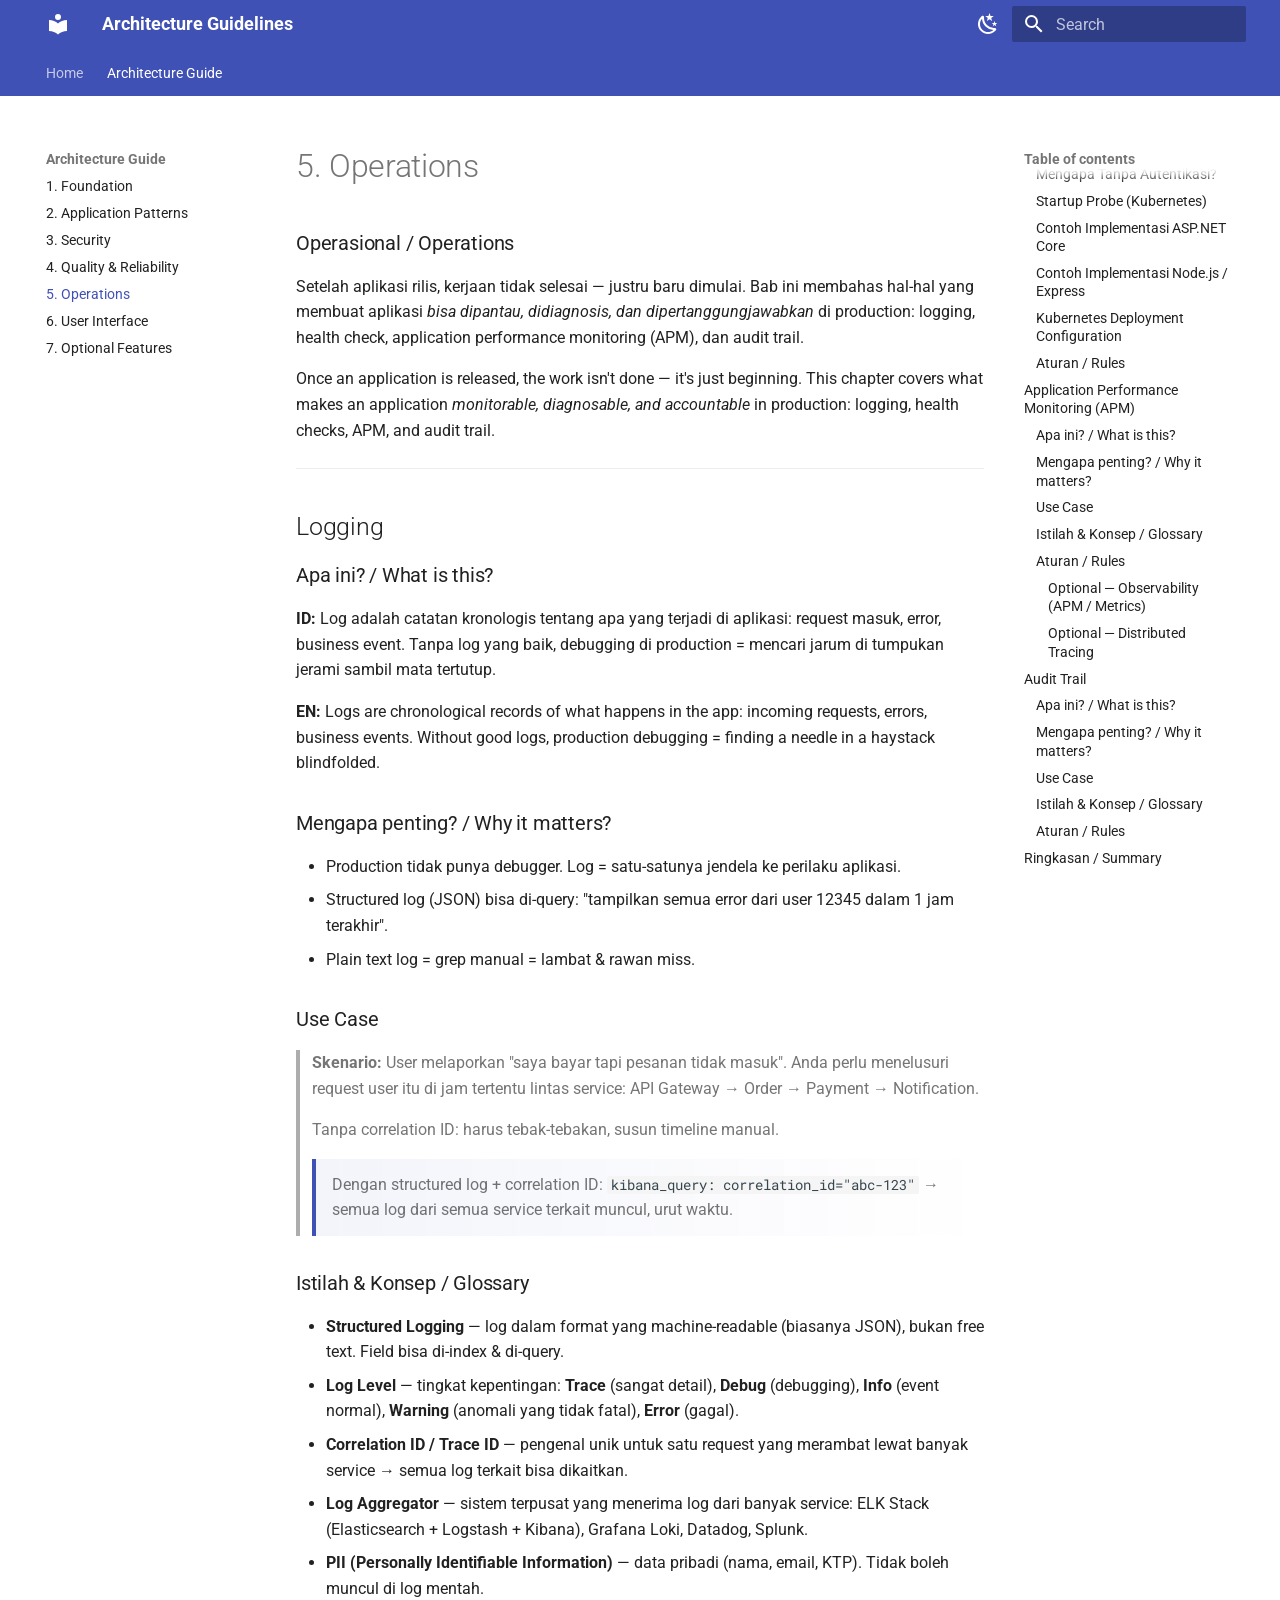
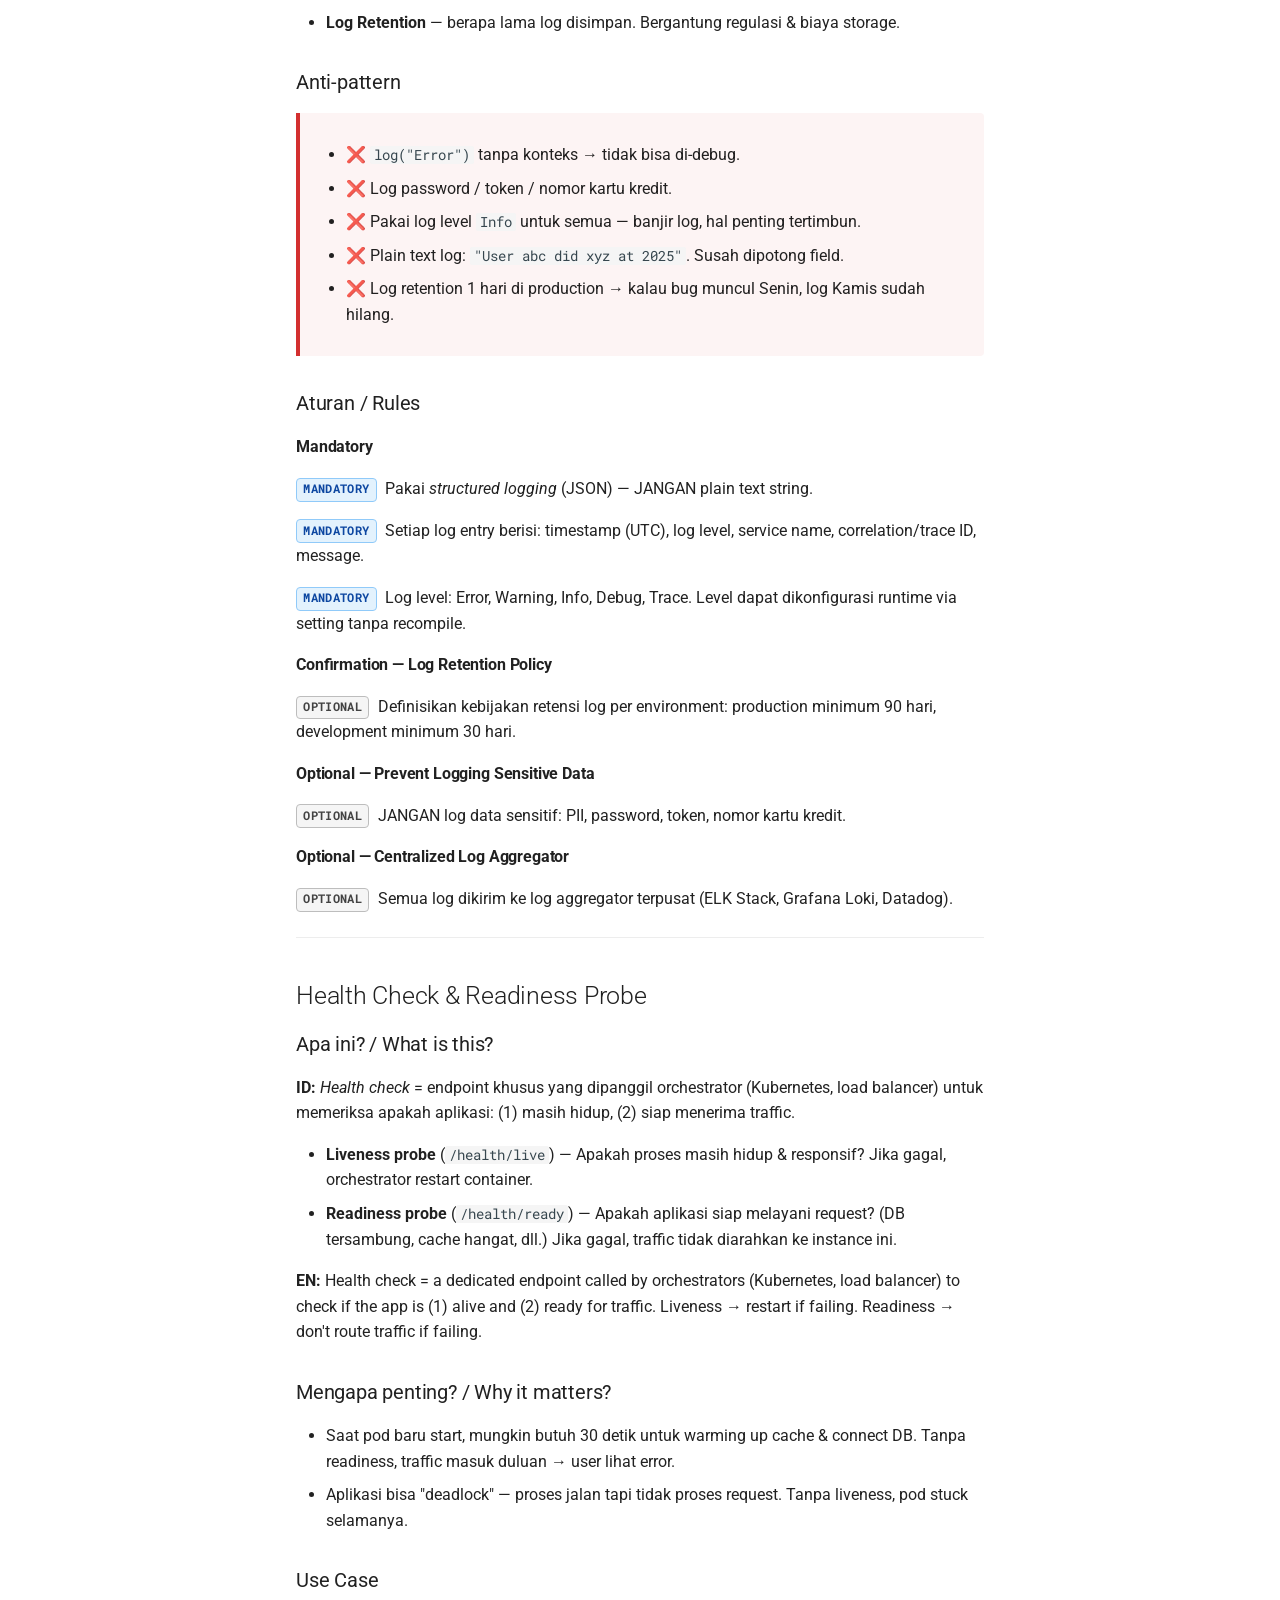
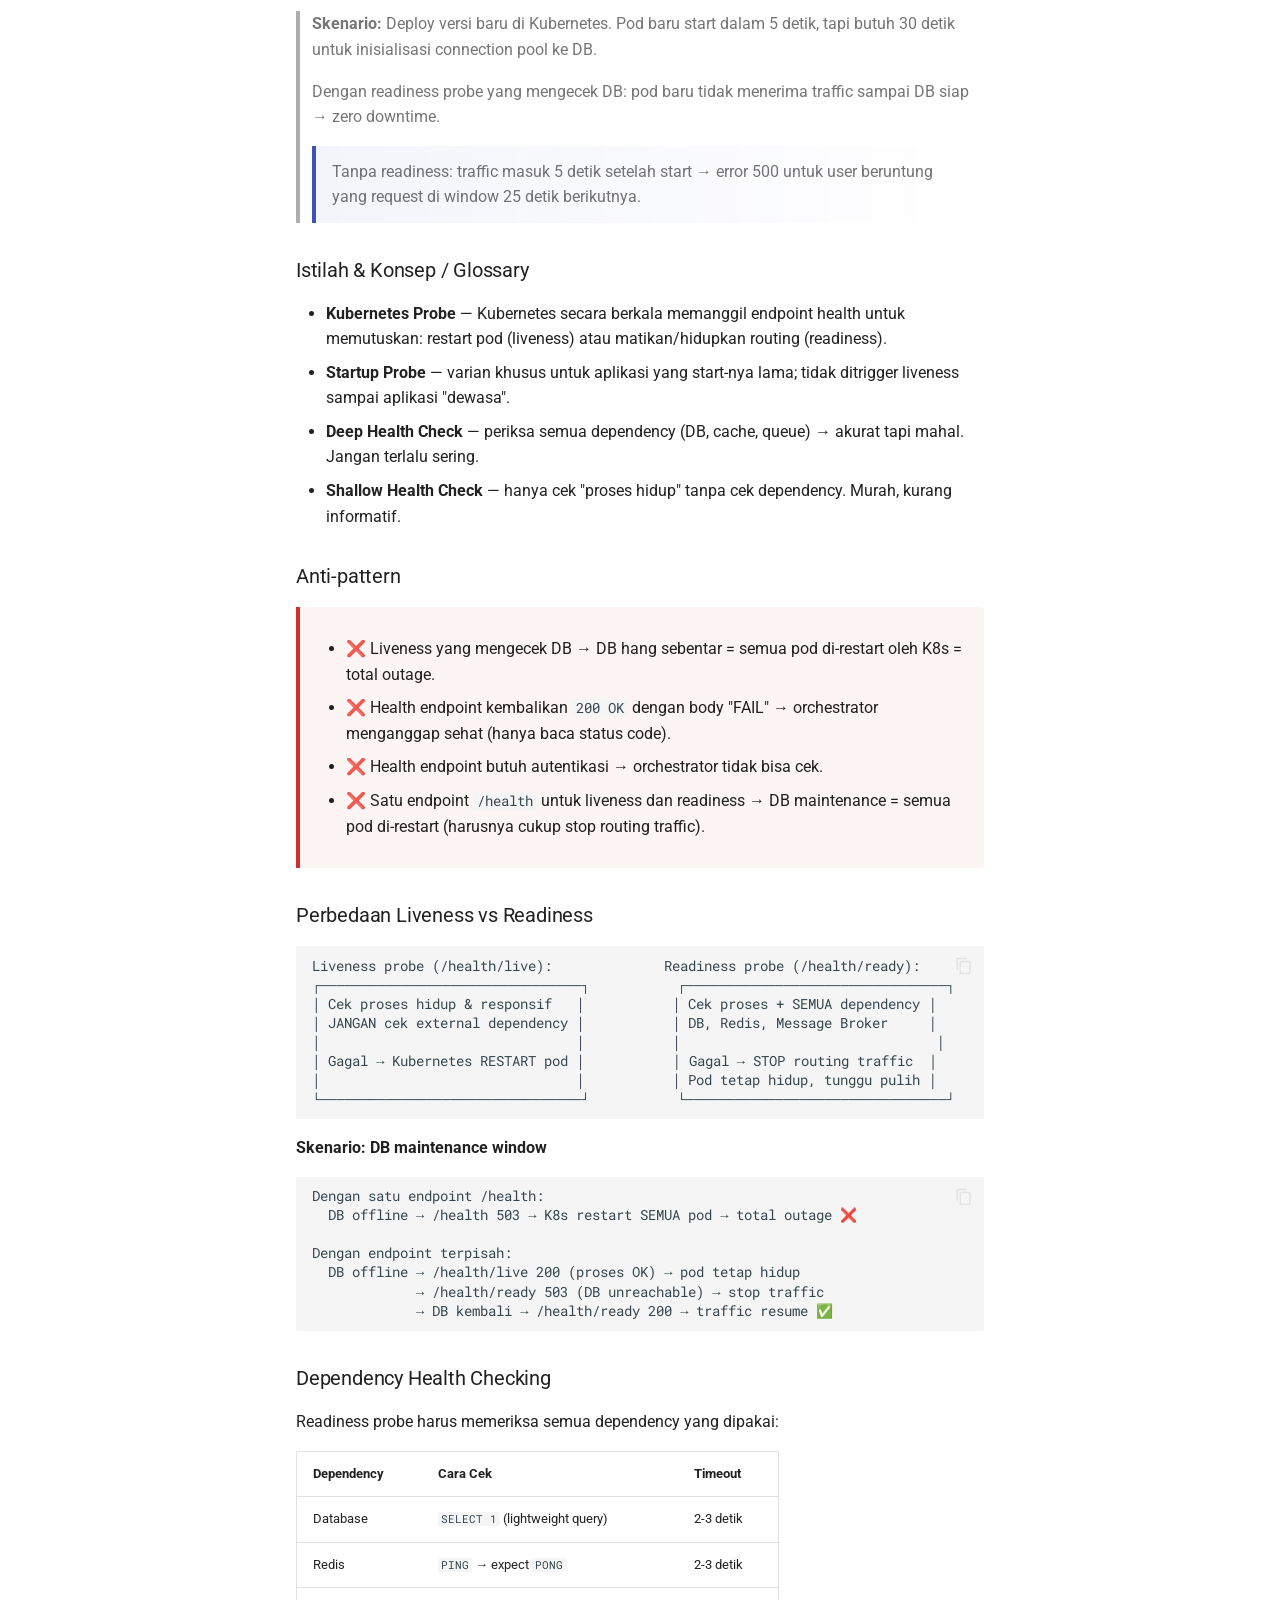
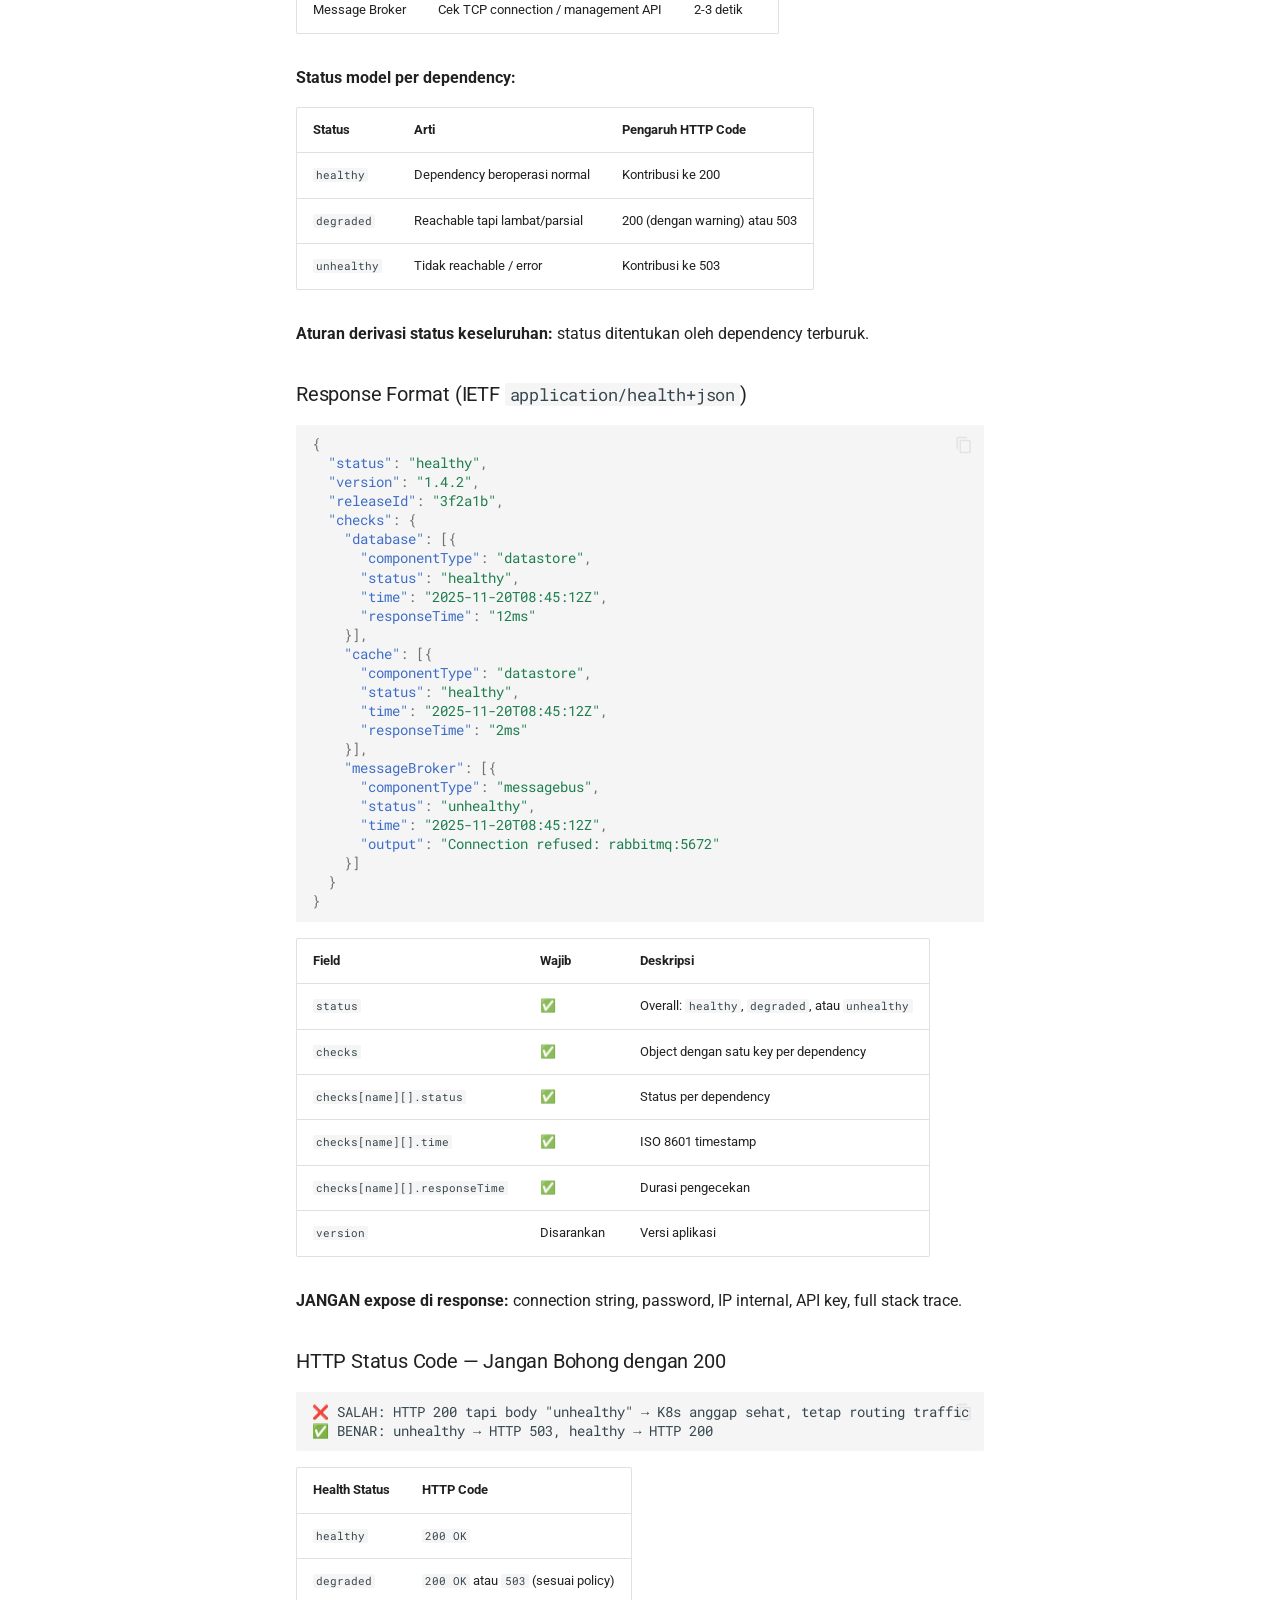
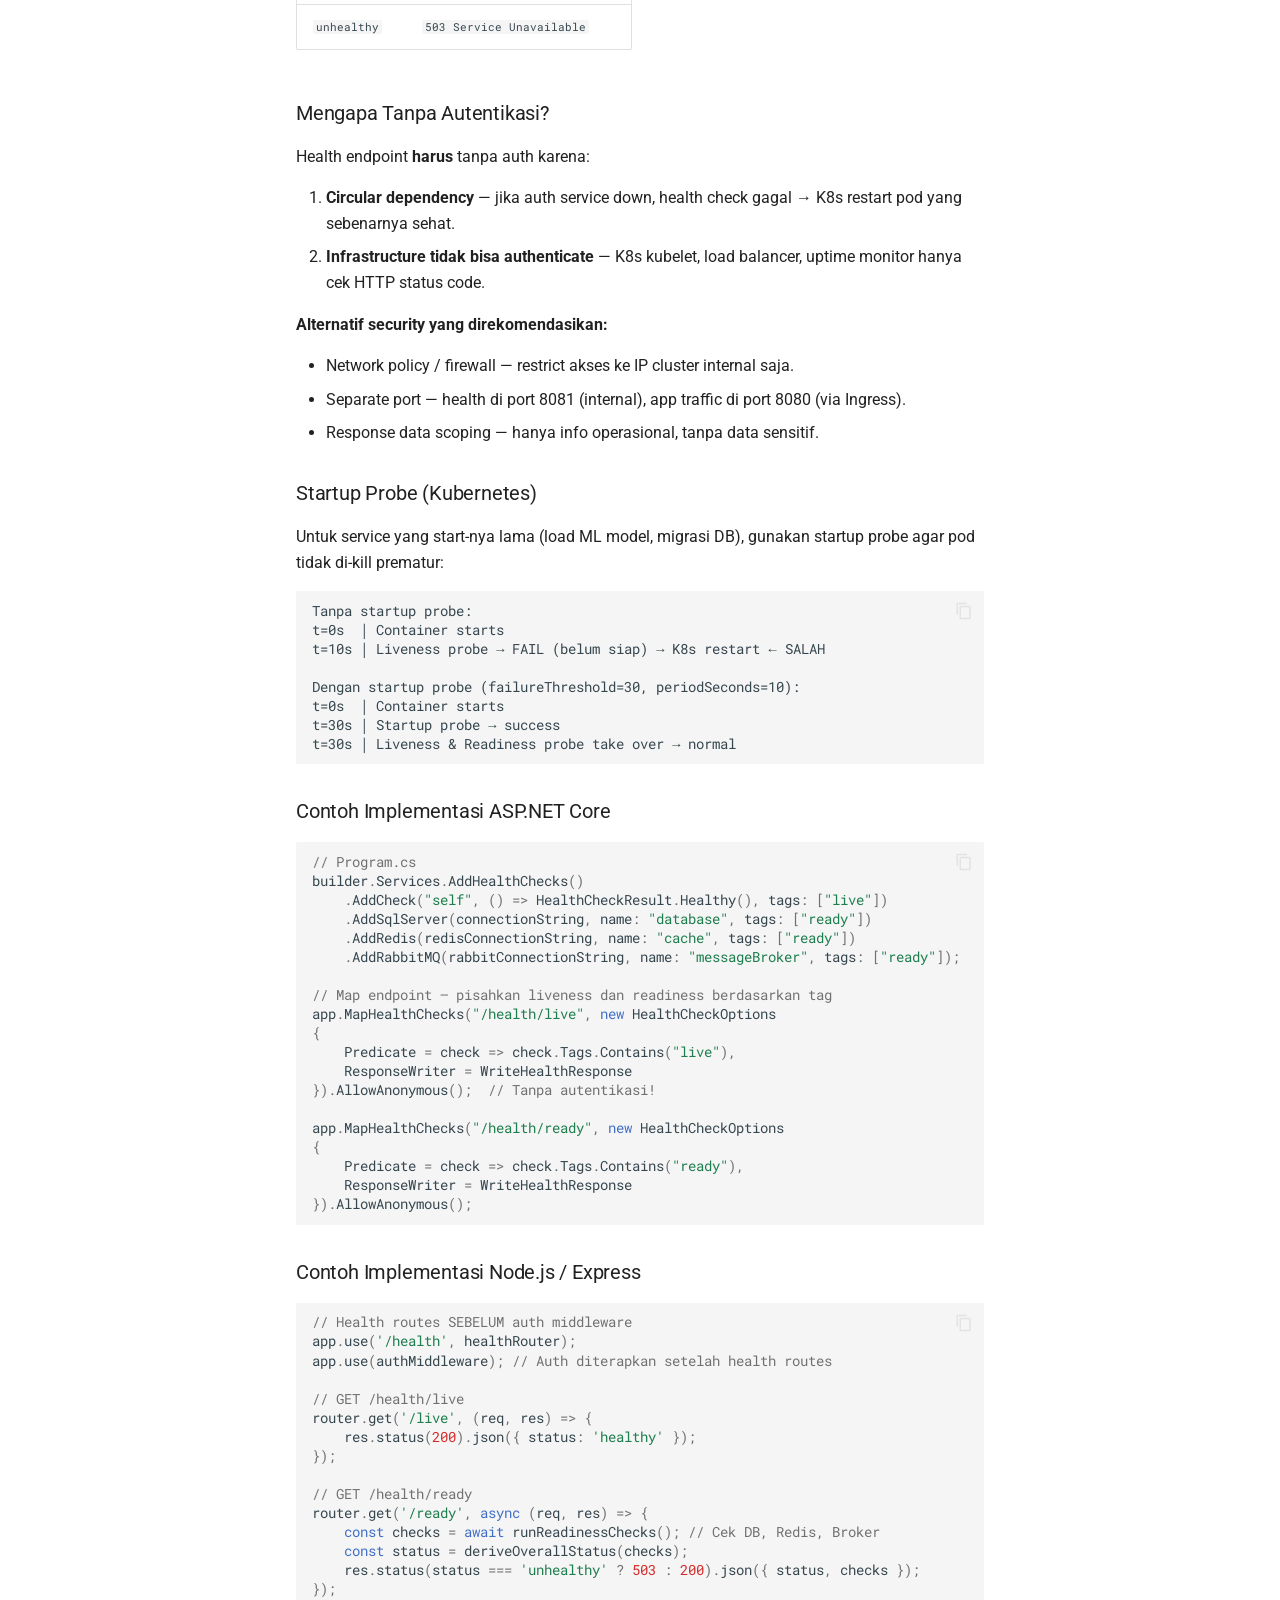
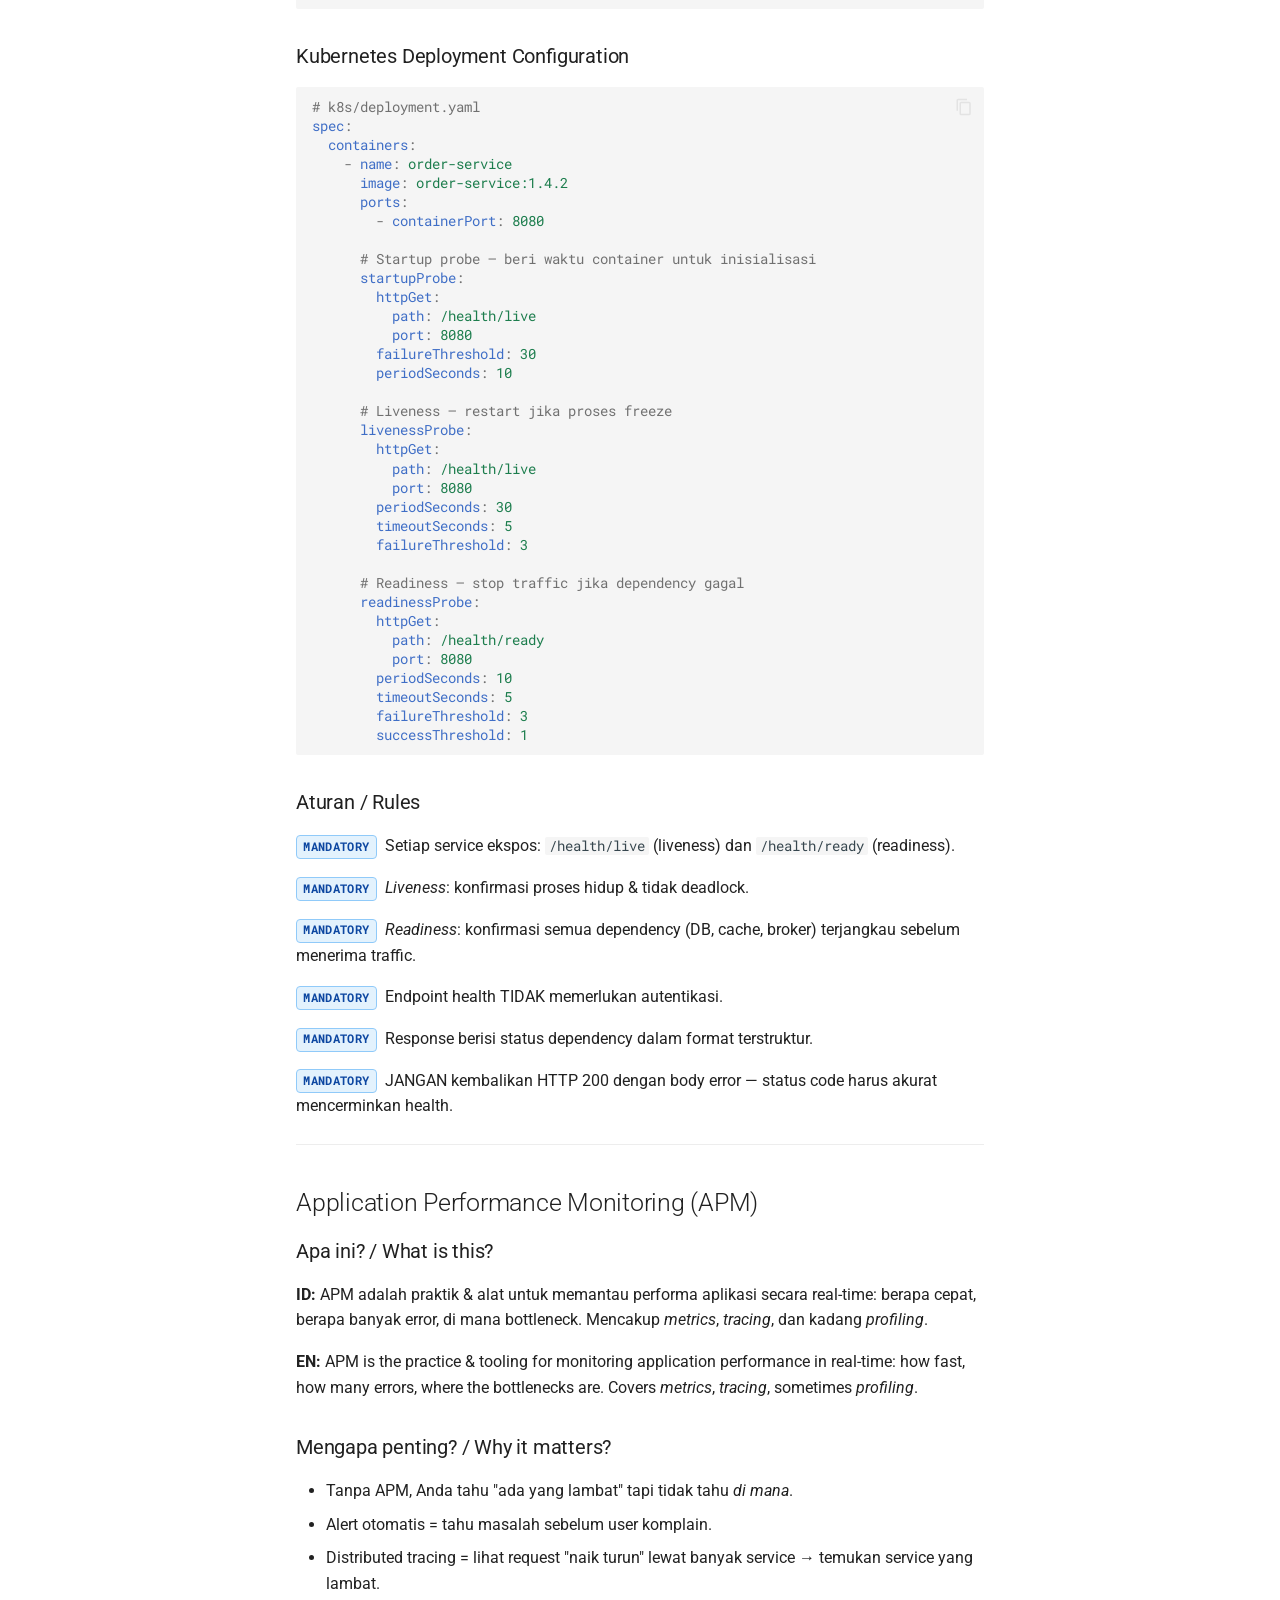
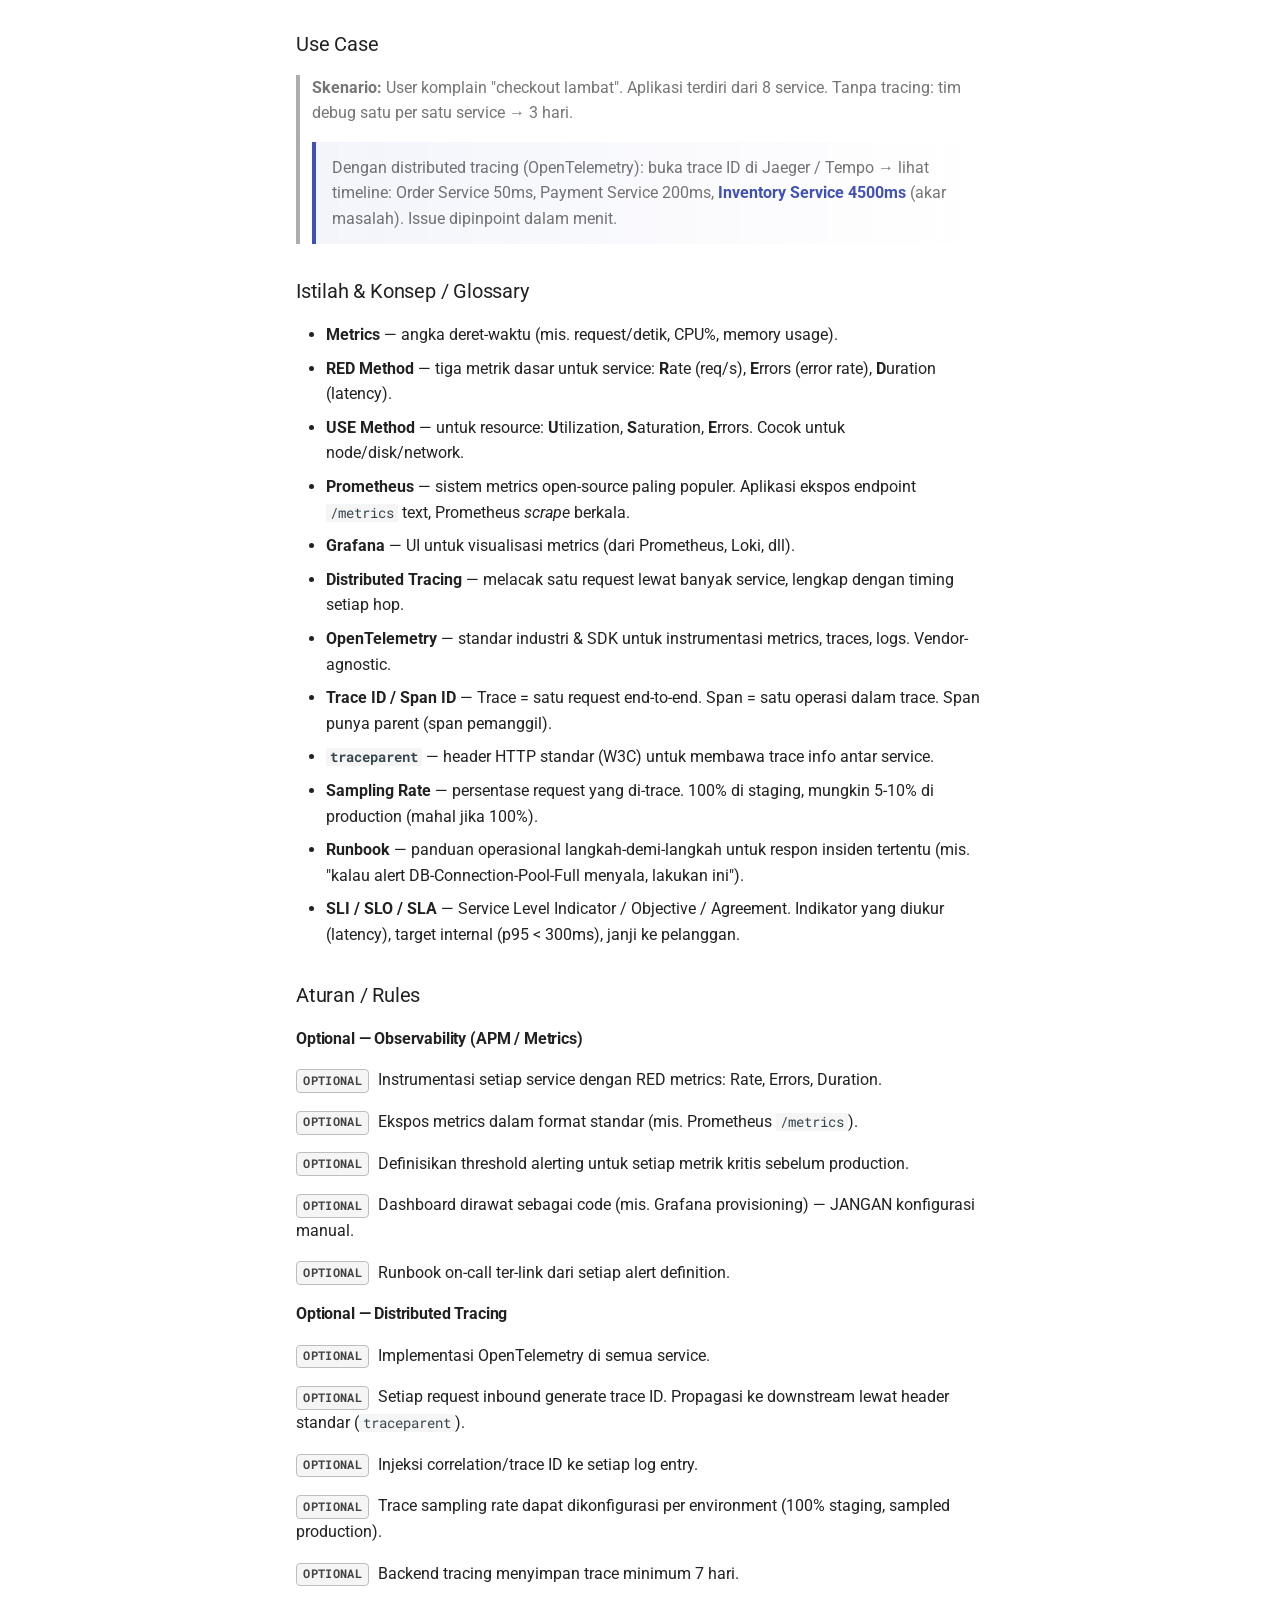
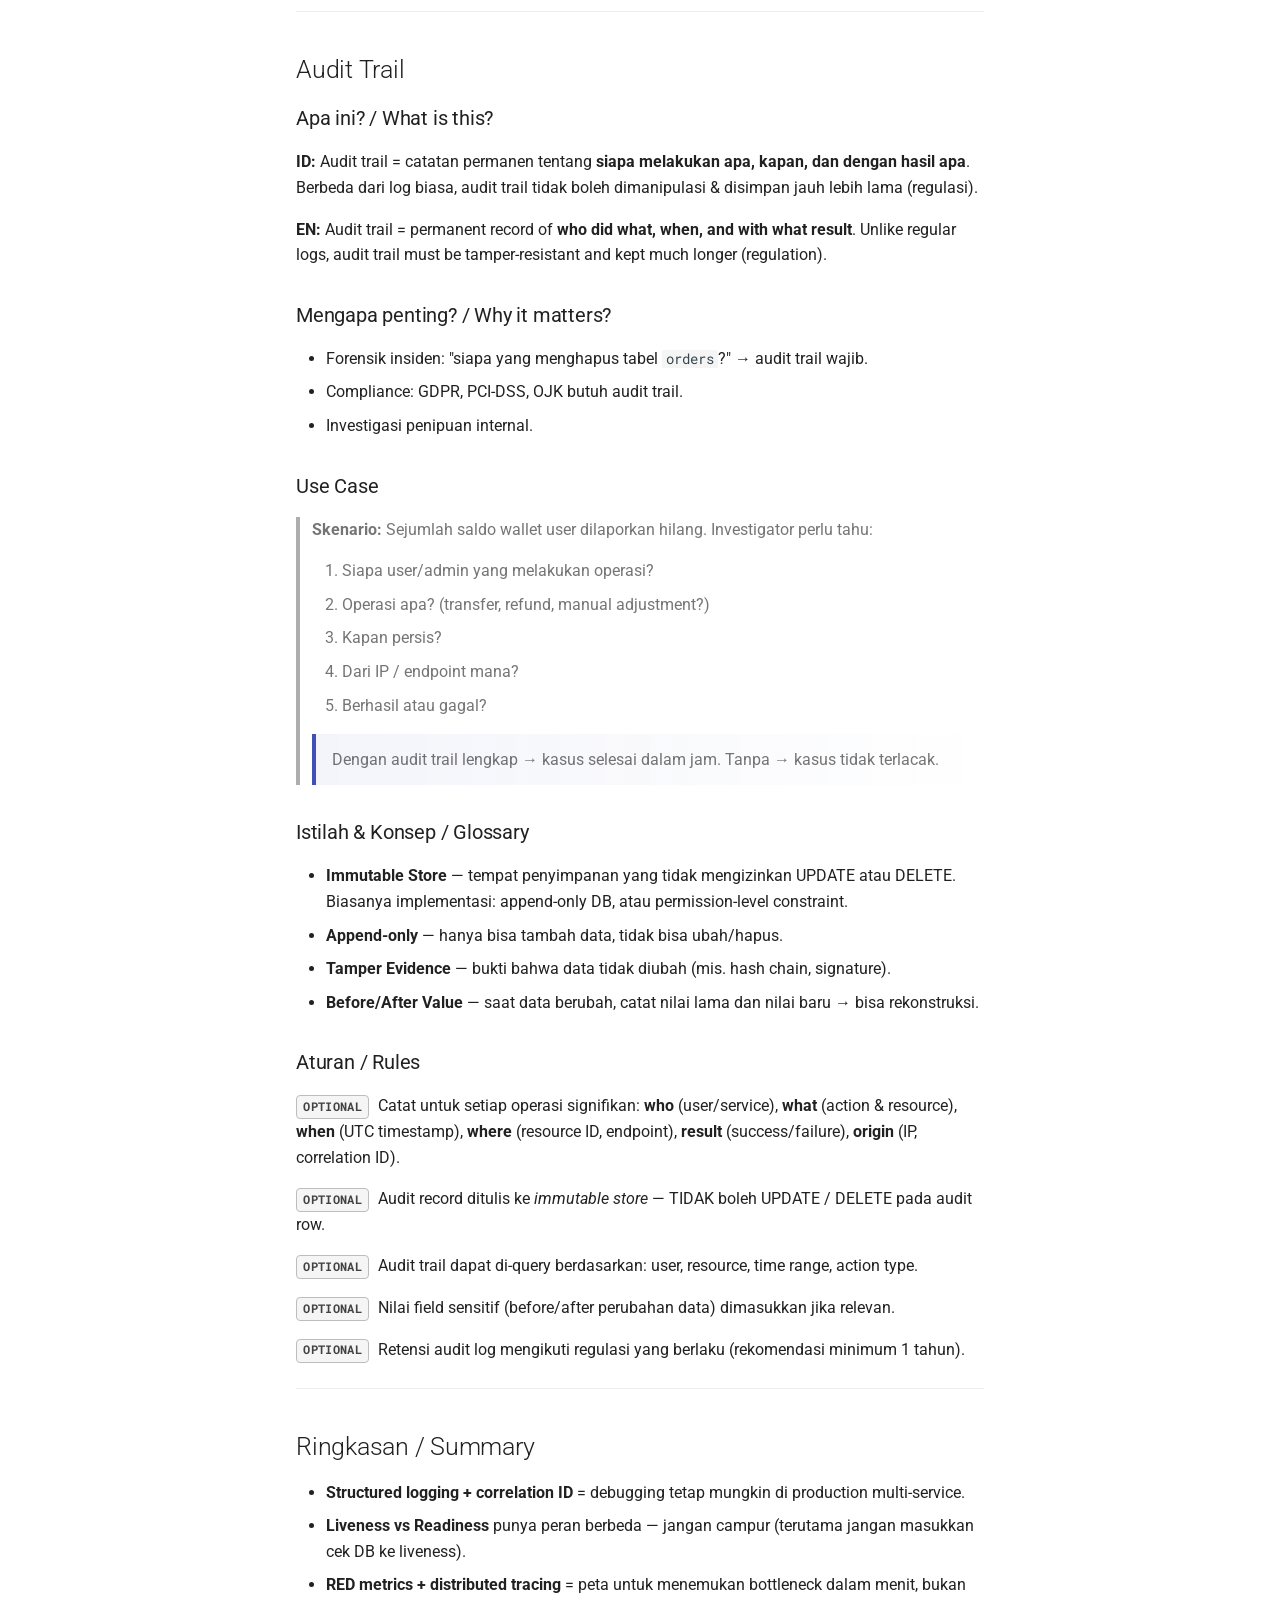
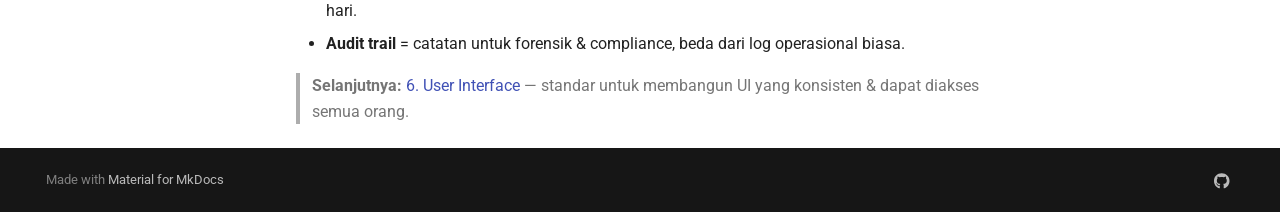
<file: architecture/05-operations/index.html>
<!doctype html>
<html lang="en" class="no-js">
  <head>
    
      <meta charset="utf-8">
      <meta name="viewport" content="width=device-width,initial-scale=1">
      
        <meta name="description" content="Panduan arsitektur perangkat lunak untuk semua level developer / Software architecture guidelines for developers at every level.">
      
      
        <meta name="author" content="Architecture Team">
      
      
      
        <link rel="prev" href="../04-quality-reliability/">
      
      
        <link rel="next" href="../06-user-interface/">
      
      
      <link rel="icon" href="../../assets/images/favicon.png">
      <meta name="generator" content="mkdocs-1.6.1, mkdocs-material-9.5.42">
    
    
      
        <title>5. Operations - Architecture Guidelines</title>
      
    
    
      <link rel="stylesheet" href="../../assets/stylesheets/main.0253249f.min.css">
      
        
        <link rel="stylesheet" href="../../assets/stylesheets/palette.06af60db.min.css">
      
      


    
    
      
    
    
      
        
        
        <link rel="preconnect" href="https://fonts.gstatic.com" crossorigin>
        <link rel="stylesheet" href="https://fonts.googleapis.com/css?family=Roboto:300,300i,400,400i,700,700i%7CRoboto+Mono:400,400i,700,700i&display=fallback">
        <style>:root{--md-text-font:"Roboto";--md-code-font:"Roboto Mono"}</style>
      
    
    
      <link rel="stylesheet" href="../../stylesheets/extra.css">
    
    <script>__md_scope=new URL("../..",location),__md_hash=e=>[...e].reduce(((e,_)=>(e<<5)-e+_.charCodeAt(0)),0),__md_get=(e,_=localStorage,t=__md_scope)=>JSON.parse(_.getItem(t.pathname+"."+e)),__md_set=(e,_,t=localStorage,a=__md_scope)=>{try{t.setItem(a.pathname+"."+e,JSON.stringify(_))}catch(e){}}</script>
    
      

    
    
    
  </head>
  
  
    
    
      
    
    
    
    
    <body dir="ltr" data-md-color-scheme="default" data-md-color-primary="indigo" data-md-color-accent="indigo">
  
    
    <input class="md-toggle" data-md-toggle="drawer" type="checkbox" id="__drawer" autocomplete="off">
    <input class="md-toggle" data-md-toggle="search" type="checkbox" id="__search" autocomplete="off">
    <label class="md-overlay" for="__drawer"></label>
    <div data-md-component="skip">
      
        
        <a href="#5-operations" class="md-skip">
          Skip to content
        </a>
      
    </div>
    <div data-md-component="announce">
      
    </div>
    
    
      

<header class="md-header" data-md-component="header">
  <nav class="md-header__inner md-grid" aria-label="Header">
    <a href="../.." title="Architecture Guidelines" class="md-header__button md-logo" aria-label="Architecture Guidelines" data-md-component="logo">
      
  
  <svg xmlns="http://www.w3.org/2000/svg" viewBox="0 0 24 24"><path d="M12 8a3 3 0 0 0 3-3 3 3 0 0 0-3-3 3 3 0 0 0-3 3 3 3 0 0 0 3 3m0 3.54C9.64 9.35 6.5 8 3 8v11c3.5 0 6.64 1.35 9 3.54 2.36-2.19 5.5-3.54 9-3.54V8c-3.5 0-6.64 1.35-9 3.54"/></svg>

    </a>
    <label class="md-header__button md-icon" for="__drawer">
      
      <svg xmlns="http://www.w3.org/2000/svg" viewBox="0 0 24 24"><path d="M3 6h18v2H3zm0 5h18v2H3zm0 5h18v2H3z"/></svg>
    </label>
    <div class="md-header__title" data-md-component="header-title">
      <div class="md-header__ellipsis">
        <div class="md-header__topic">
          <span class="md-ellipsis">
            Architecture Guidelines
          </span>
        </div>
        <div class="md-header__topic" data-md-component="header-topic">
          <span class="md-ellipsis">
            
              5. Operations
            
          </span>
        </div>
      </div>
    </div>
    
      
        <form class="md-header__option" data-md-component="palette">
  
    
    
    
    <input class="md-option" data-md-color-media="(prefers-color-scheme: light)" data-md-color-scheme="default" data-md-color-primary="indigo" data-md-color-accent="indigo"  aria-label="Switch to dark mode"  type="radio" name="__palette" id="__palette_0">
    
      <label class="md-header__button md-icon" title="Switch to dark mode" for="__palette_1" hidden>
        <svg xmlns="http://www.w3.org/2000/svg" viewBox="0 0 24 24"><path d="m17.75 4.09-2.53 1.94.91 3.06-2.63-1.81-2.63 1.81.91-3.06-2.53-1.94L12.44 4l1.06-3 1.06 3zm3.5 6.91-1.64 1.25.59 1.98-1.7-1.17-1.7 1.17.59-1.98L15.75 11l2.06-.05L18.5 9l.69 1.95zm-2.28 4.95c.83-.08 1.72 1.1 1.19 1.85-.32.45-.66.87-1.08 1.27C15.17 23 8.84 23 4.94 19.07c-3.91-3.9-3.91-10.24 0-14.14.4-.4.82-.76 1.27-1.08.75-.53 1.93.36 1.85 1.19-.27 2.86.69 5.83 2.89 8.02a9.96 9.96 0 0 0 8.02 2.89m-1.64 2.02a12.08 12.08 0 0 1-7.8-3.47c-2.17-2.19-3.33-5-3.49-7.82-2.81 3.14-2.7 7.96.31 10.98 3.02 3.01 7.84 3.12 10.98.31"/></svg>
      </label>
    
  
    
    
    
    <input class="md-option" data-md-color-media="(prefers-color-scheme: dark)" data-md-color-scheme="slate" data-md-color-primary="indigo" data-md-color-accent="indigo"  aria-label="Switch to light mode"  type="radio" name="__palette" id="__palette_1">
    
      <label class="md-header__button md-icon" title="Switch to light mode" for="__palette_0" hidden>
        <svg xmlns="http://www.w3.org/2000/svg" viewBox="0 0 24 24"><path d="M12 7a5 5 0 0 1 5 5 5 5 0 0 1-5 5 5 5 0 0 1-5-5 5 5 0 0 1 5-5m0 2a3 3 0 0 0-3 3 3 3 0 0 0 3 3 3 3 0 0 0 3-3 3 3 0 0 0-3-3m0-7 2.39 3.42C13.65 5.15 12.84 5 12 5s-1.65.15-2.39.42zM3.34 7l4.16-.35A7.2 7.2 0 0 0 5.94 8.5c-.44.74-.69 1.5-.83 2.29zm.02 10 1.76-3.77a7.131 7.131 0 0 0 2.38 4.14zM20.65 7l-1.77 3.79a7.02 7.02 0 0 0-2.38-4.15zm-.01 10-4.14.36c.59-.51 1.12-1.14 1.54-1.86.42-.73.69-1.5.83-2.29zM12 22l-2.41-3.44c.74.27 1.55.44 2.41.44.82 0 1.63-.17 2.37-.44z"/></svg>
      </label>
    
  
</form>
      
    
    
      <script>var palette=__md_get("__palette");if(palette&&palette.color){if("(prefers-color-scheme)"===palette.color.media){var media=matchMedia("(prefers-color-scheme: light)"),input=document.querySelector(media.matches?"[data-md-color-media='(prefers-color-scheme: light)']":"[data-md-color-media='(prefers-color-scheme: dark)']");palette.color.media=input.getAttribute("data-md-color-media"),palette.color.scheme=input.getAttribute("data-md-color-scheme"),palette.color.primary=input.getAttribute("data-md-color-primary"),palette.color.accent=input.getAttribute("data-md-color-accent")}for(var[key,value]of Object.entries(palette.color))document.body.setAttribute("data-md-color-"+key,value)}</script>
    
    
    
      <label class="md-header__button md-icon" for="__search">
        
        <svg xmlns="http://www.w3.org/2000/svg" viewBox="0 0 24 24"><path d="M9.5 3A6.5 6.5 0 0 1 16 9.5c0 1.61-.59 3.09-1.56 4.23l.27.27h.79l5 5-1.5 1.5-5-5v-.79l-.27-.27A6.52 6.52 0 0 1 9.5 16 6.5 6.5 0 0 1 3 9.5 6.5 6.5 0 0 1 9.5 3m0 2C7 5 5 7 5 9.5S7 14 9.5 14 14 12 14 9.5 12 5 9.5 5"/></svg>
      </label>
      <div class="md-search" data-md-component="search" role="dialog">
  <label class="md-search__overlay" for="__search"></label>
  <div class="md-search__inner" role="search">
    <form class="md-search__form" name="search">
      <input type="text" class="md-search__input" name="query" aria-label="Search" placeholder="Search" autocapitalize="off" autocorrect="off" autocomplete="off" spellcheck="false" data-md-component="search-query" required>
      <label class="md-search__icon md-icon" for="__search">
        
        <svg xmlns="http://www.w3.org/2000/svg" viewBox="0 0 24 24"><path d="M9.5 3A6.5 6.5 0 0 1 16 9.5c0 1.61-.59 3.09-1.56 4.23l.27.27h.79l5 5-1.5 1.5-5-5v-.79l-.27-.27A6.52 6.52 0 0 1 9.5 16 6.5 6.5 0 0 1 3 9.5 6.5 6.5 0 0 1 9.5 3m0 2C7 5 5 7 5 9.5S7 14 9.5 14 14 12 14 9.5 12 5 9.5 5"/></svg>
        
        <svg xmlns="http://www.w3.org/2000/svg" viewBox="0 0 24 24"><path d="M20 11v2H8l5.5 5.5-1.42 1.42L4.16 12l7.92-7.92L13.5 5.5 8 11z"/></svg>
      </label>
      <nav class="md-search__options" aria-label="Search">
        
          <a href="javascript:void(0)" class="md-search__icon md-icon" title="Share" aria-label="Share" data-clipboard data-clipboard-text="" data-md-component="search-share" tabindex="-1">
            
            <svg xmlns="http://www.w3.org/2000/svg" viewBox="0 0 24 24"><path d="M18 16.08c-.76 0-1.44.3-1.96.77L8.91 12.7c.05-.23.09-.46.09-.7s-.04-.47-.09-.7l7.05-4.11c.54.5 1.25.81 2.04.81a3 3 0 0 0 3-3 3 3 0 0 0-3-3 3 3 0 0 0-3 3c0 .24.04.47.09.7L8.04 9.81C7.5 9.31 6.79 9 6 9a3 3 0 0 0-3 3 3 3 0 0 0 3 3c.79 0 1.5-.31 2.04-.81l7.12 4.15c-.05.21-.08.43-.08.66 0 1.61 1.31 2.91 2.92 2.91s2.92-1.3 2.92-2.91A2.92 2.92 0 0 0 18 16.08"/></svg>
          </a>
        
        <button type="reset" class="md-search__icon md-icon" title="Clear" aria-label="Clear" tabindex="-1">
          
          <svg xmlns="http://www.w3.org/2000/svg" viewBox="0 0 24 24"><path d="M19 6.41 17.59 5 12 10.59 6.41 5 5 6.41 10.59 12 5 17.59 6.41 19 12 13.41 17.59 19 19 17.59 13.41 12z"/></svg>
        </button>
      </nav>
      
        <div class="md-search__suggest" data-md-component="search-suggest"></div>
      
    </form>
    <div class="md-search__output">
      <div class="md-search__scrollwrap" tabindex="0" data-md-scrollfix>
        <div class="md-search-result" data-md-component="search-result">
          <div class="md-search-result__meta">
            Initializing search
          </div>
          <ol class="md-search-result__list" role="presentation"></ol>
        </div>
      </div>
    </div>
  </div>
</div>
    
    
  </nav>
  
</header>
    
    <div class="md-container" data-md-component="container">
      
      
        
          
            
<nav class="md-tabs" aria-label="Tabs" data-md-component="tabs">
  <div class="md-grid">
    <ul class="md-tabs__list">
      
        
  
  
  
    <li class="md-tabs__item">
      <a href="../.." class="md-tabs__link">
        
  
    
  
  Home

      </a>
    </li>
  

      
        
  
  
    
  
  
    
    
      <li class="md-tabs__item md-tabs__item--active">
        <a href="../01-foundation/" class="md-tabs__link">
          
  
    
  
  Architecture Guide

        </a>
      </li>
    
  

      
    </ul>
  </div>
</nav>
          
        
      
      <main class="md-main" data-md-component="main">
        <div class="md-main__inner md-grid">
          
            
              
              <div class="md-sidebar md-sidebar--primary" data-md-component="sidebar" data-md-type="navigation" >
                <div class="md-sidebar__scrollwrap">
                  <div class="md-sidebar__inner">
                    


  


<nav class="md-nav md-nav--primary md-nav--lifted" aria-label="Navigation" data-md-level="0">
  <label class="md-nav__title" for="__drawer">
    <a href="../.." title="Architecture Guidelines" class="md-nav__button md-logo" aria-label="Architecture Guidelines" data-md-component="logo">
      
  
  <svg xmlns="http://www.w3.org/2000/svg" viewBox="0 0 24 24"><path d="M12 8a3 3 0 0 0 3-3 3 3 0 0 0-3-3 3 3 0 0 0-3 3 3 3 0 0 0 3 3m0 3.54C9.64 9.35 6.5 8 3 8v11c3.5 0 6.64 1.35 9 3.54 2.36-2.19 5.5-3.54 9-3.54V8c-3.5 0-6.64 1.35-9 3.54"/></svg>

    </a>
    Architecture Guidelines
  </label>
  
  <ul class="md-nav__list" data-md-scrollfix>
    
      
      
  
  
  
  
    <li class="md-nav__item">
      <a href="../.." class="md-nav__link">
        
  
  <span class="md-ellipsis">
    Home
  </span>
  

      </a>
    </li>
  

    
      
      
  
  
    
  
  
  
    
    
      
        
      
        
      
        
      
        
      
        
      
        
      
        
      
    
    
      
        
        
      
      
        
      
    
    
    <li class="md-nav__item md-nav__item--active md-nav__item--section md-nav__item--nested">
      
        
        
        <input class="md-nav__toggle md-toggle " type="checkbox" id="__nav_2" checked>
        
          
          <label class="md-nav__link" for="__nav_2" id="__nav_2_label" tabindex="">
            
  
  <span class="md-ellipsis">
    Architecture Guide
  </span>
  

            <span class="md-nav__icon md-icon"></span>
          </label>
        
        <nav class="md-nav" data-md-level="1" aria-labelledby="__nav_2_label" aria-expanded="true">
          <label class="md-nav__title" for="__nav_2">
            <span class="md-nav__icon md-icon"></span>
            Architecture Guide
          </label>
          <ul class="md-nav__list" data-md-scrollfix>
            
              
                
  
  
  
  
    <li class="md-nav__item">
      <a href="../01-foundation/" class="md-nav__link">
        
  
  <span class="md-ellipsis">
    1. Foundation
  </span>
  

      </a>
    </li>
  

              
            
              
                
  
  
  
  
    <li class="md-nav__item">
      <a href="../02-application-patterns/" class="md-nav__link">
        
  
  <span class="md-ellipsis">
    2. Application Patterns
  </span>
  

      </a>
    </li>
  

              
            
              
                
  
  
  
  
    <li class="md-nav__item">
      <a href="../03-security/" class="md-nav__link">
        
  
  <span class="md-ellipsis">
    3. Security
  </span>
  

      </a>
    </li>
  

              
            
              
                
  
  
  
  
    <li class="md-nav__item">
      <a href="../04-quality-reliability/" class="md-nav__link">
        
  
  <span class="md-ellipsis">
    4. Quality & Reliability
  </span>
  

      </a>
    </li>
  

              
            
              
                
  
  
    
  
  
  
    <li class="md-nav__item md-nav__item--active">
      
      <input class="md-nav__toggle md-toggle" type="checkbox" id="__toc">
      
      
        
      
      
        <label class="md-nav__link md-nav__link--active" for="__toc">
          
  
  <span class="md-ellipsis">
    5. Operations
  </span>
  

          <span class="md-nav__icon md-icon"></span>
        </label>
      
      <a href="./" class="md-nav__link md-nav__link--active">
        
  
  <span class="md-ellipsis">
    5. Operations
  </span>
  

      </a>
      
        

<nav class="md-nav md-nav--secondary" aria-label="Table of contents">
  
  
  
    
  
  
    <label class="md-nav__title" for="__toc">
      <span class="md-nav__icon md-icon"></span>
      Table of contents
    </label>
    <ul class="md-nav__list" data-md-component="toc" data-md-scrollfix>
      
        <li class="md-nav__item">
  <a href="#operasional-operations" class="md-nav__link">
    <span class="md-ellipsis">
      Operasional / Operations
    </span>
  </a>
  
</li>
      
        <li class="md-nav__item">
  <a href="#logging" class="md-nav__link">
    <span class="md-ellipsis">
      Logging
    </span>
  </a>
  
    <nav class="md-nav" aria-label="Logging">
      <ul class="md-nav__list">
        
          <li class="md-nav__item">
  <a href="#apa-ini-what-is-this" class="md-nav__link">
    <span class="md-ellipsis">
      Apa ini? / What is this?
    </span>
  </a>
  
</li>
        
          <li class="md-nav__item">
  <a href="#mengapa-penting-why-it-matters" class="md-nav__link">
    <span class="md-ellipsis">
      Mengapa penting? / Why it matters?
    </span>
  </a>
  
</li>
        
          <li class="md-nav__item">
  <a href="#use-case" class="md-nav__link">
    <span class="md-ellipsis">
      Use Case
    </span>
  </a>
  
</li>
        
          <li class="md-nav__item">
  <a href="#istilah-konsep-glossary" class="md-nav__link">
    <span class="md-ellipsis">
      Istilah &amp; Konsep / Glossary
    </span>
  </a>
  
</li>
        
          <li class="md-nav__item">
  <a href="#anti-pattern" class="md-nav__link">
    <span class="md-ellipsis">
      Anti-pattern
    </span>
  </a>
  
</li>
        
          <li class="md-nav__item">
  <a href="#aturan-rules" class="md-nav__link">
    <span class="md-ellipsis">
      Aturan / Rules
    </span>
  </a>
  
    <nav class="md-nav" aria-label="Aturan / Rules">
      <ul class="md-nav__list">
        
          <li class="md-nav__item">
  <a href="#mandatory" class="md-nav__link">
    <span class="md-ellipsis">
      Mandatory
    </span>
  </a>
  
</li>
        
          <li class="md-nav__item">
  <a href="#confirmation-log-retention-policy" class="md-nav__link">
    <span class="md-ellipsis">
      Confirmation — Log Retention Policy
    </span>
  </a>
  
</li>
        
          <li class="md-nav__item">
  <a href="#optional-prevent-logging-sensitive-data" class="md-nav__link">
    <span class="md-ellipsis">
      Optional — Prevent Logging Sensitive Data
    </span>
  </a>
  
</li>
        
          <li class="md-nav__item">
  <a href="#optional-centralized-log-aggregator" class="md-nav__link">
    <span class="md-ellipsis">
      Optional — Centralized Log Aggregator
    </span>
  </a>
  
</li>
        
      </ul>
    </nav>
  
</li>
        
      </ul>
    </nav>
  
</li>
      
        <li class="md-nav__item">
  <a href="#health-check-readiness-probe" class="md-nav__link">
    <span class="md-ellipsis">
      Health Check &amp; Readiness Probe
    </span>
  </a>
  
    <nav class="md-nav" aria-label="Health Check & Readiness Probe">
      <ul class="md-nav__list">
        
          <li class="md-nav__item">
  <a href="#apa-ini-what-is-this_1" class="md-nav__link">
    <span class="md-ellipsis">
      Apa ini? / What is this?
    </span>
  </a>
  
</li>
        
          <li class="md-nav__item">
  <a href="#mengapa-penting-why-it-matters_1" class="md-nav__link">
    <span class="md-ellipsis">
      Mengapa penting? / Why it matters?
    </span>
  </a>
  
</li>
        
          <li class="md-nav__item">
  <a href="#use-case_1" class="md-nav__link">
    <span class="md-ellipsis">
      Use Case
    </span>
  </a>
  
</li>
        
          <li class="md-nav__item">
  <a href="#istilah-konsep-glossary_1" class="md-nav__link">
    <span class="md-ellipsis">
      Istilah &amp; Konsep / Glossary
    </span>
  </a>
  
</li>
        
          <li class="md-nav__item">
  <a href="#anti-pattern_1" class="md-nav__link">
    <span class="md-ellipsis">
      Anti-pattern
    </span>
  </a>
  
</li>
        
          <li class="md-nav__item">
  <a href="#perbedaan-liveness-vs-readiness" class="md-nav__link">
    <span class="md-ellipsis">
      Perbedaan Liveness vs Readiness
    </span>
  </a>
  
</li>
        
          <li class="md-nav__item">
  <a href="#dependency-health-checking" class="md-nav__link">
    <span class="md-ellipsis">
      Dependency Health Checking
    </span>
  </a>
  
</li>
        
          <li class="md-nav__item">
  <a href="#response-format-ietf-applicationhealthjson" class="md-nav__link">
    <span class="md-ellipsis">
      Response Format (IETF application/health+json)
    </span>
  </a>
  
</li>
        
          <li class="md-nav__item">
  <a href="#http-status-code-jangan-bohong-dengan-200" class="md-nav__link">
    <span class="md-ellipsis">
      HTTP Status Code — Jangan Bohong dengan 200
    </span>
  </a>
  
</li>
        
          <li class="md-nav__item">
  <a href="#mengapa-tanpa-autentikasi" class="md-nav__link">
    <span class="md-ellipsis">
      Mengapa Tanpa Autentikasi?
    </span>
  </a>
  
</li>
        
          <li class="md-nav__item">
  <a href="#startup-probe-kubernetes" class="md-nav__link">
    <span class="md-ellipsis">
      Startup Probe (Kubernetes)
    </span>
  </a>
  
</li>
        
          <li class="md-nav__item">
  <a href="#contoh-implementasi-aspnet-core" class="md-nav__link">
    <span class="md-ellipsis">
      Contoh Implementasi ASP.NET Core
    </span>
  </a>
  
</li>
        
          <li class="md-nav__item">
  <a href="#contoh-implementasi-nodejs-express" class="md-nav__link">
    <span class="md-ellipsis">
      Contoh Implementasi Node.js / Express
    </span>
  </a>
  
</li>
        
          <li class="md-nav__item">
  <a href="#kubernetes-deployment-configuration" class="md-nav__link">
    <span class="md-ellipsis">
      Kubernetes Deployment Configuration
    </span>
  </a>
  
</li>
        
          <li class="md-nav__item">
  <a href="#aturan-rules_1" class="md-nav__link">
    <span class="md-ellipsis">
      Aturan / Rules
    </span>
  </a>
  
</li>
        
      </ul>
    </nav>
  
</li>
      
        <li class="md-nav__item">
  <a href="#application-performance-monitoring-apm" class="md-nav__link">
    <span class="md-ellipsis">
      Application Performance Monitoring (APM)
    </span>
  </a>
  
    <nav class="md-nav" aria-label="Application Performance Monitoring (APM)">
      <ul class="md-nav__list">
        
          <li class="md-nav__item">
  <a href="#apa-ini-what-is-this_2" class="md-nav__link">
    <span class="md-ellipsis">
      Apa ini? / What is this?
    </span>
  </a>
  
</li>
        
          <li class="md-nav__item">
  <a href="#mengapa-penting-why-it-matters_2" class="md-nav__link">
    <span class="md-ellipsis">
      Mengapa penting? / Why it matters?
    </span>
  </a>
  
</li>
        
          <li class="md-nav__item">
  <a href="#use-case_2" class="md-nav__link">
    <span class="md-ellipsis">
      Use Case
    </span>
  </a>
  
</li>
        
          <li class="md-nav__item">
  <a href="#istilah-konsep-glossary_2" class="md-nav__link">
    <span class="md-ellipsis">
      Istilah &amp; Konsep / Glossary
    </span>
  </a>
  
</li>
        
          <li class="md-nav__item">
  <a href="#aturan-rules_2" class="md-nav__link">
    <span class="md-ellipsis">
      Aturan / Rules
    </span>
  </a>
  
    <nav class="md-nav" aria-label="Aturan / Rules">
      <ul class="md-nav__list">
        
          <li class="md-nav__item">
  <a href="#optional-observability-apm-metrics" class="md-nav__link">
    <span class="md-ellipsis">
      Optional — Observability (APM / Metrics)
    </span>
  </a>
  
</li>
        
          <li class="md-nav__item">
  <a href="#optional-distributed-tracing" class="md-nav__link">
    <span class="md-ellipsis">
      Optional — Distributed Tracing
    </span>
  </a>
  
</li>
        
      </ul>
    </nav>
  
</li>
        
      </ul>
    </nav>
  
</li>
      
        <li class="md-nav__item">
  <a href="#audit-trail" class="md-nav__link">
    <span class="md-ellipsis">
      Audit Trail
    </span>
  </a>
  
    <nav class="md-nav" aria-label="Audit Trail">
      <ul class="md-nav__list">
        
          <li class="md-nav__item">
  <a href="#apa-ini-what-is-this_3" class="md-nav__link">
    <span class="md-ellipsis">
      Apa ini? / What is this?
    </span>
  </a>
  
</li>
        
          <li class="md-nav__item">
  <a href="#mengapa-penting-why-it-matters_3" class="md-nav__link">
    <span class="md-ellipsis">
      Mengapa penting? / Why it matters?
    </span>
  </a>
  
</li>
        
          <li class="md-nav__item">
  <a href="#use-case_3" class="md-nav__link">
    <span class="md-ellipsis">
      Use Case
    </span>
  </a>
  
</li>
        
          <li class="md-nav__item">
  <a href="#istilah-konsep-glossary_3" class="md-nav__link">
    <span class="md-ellipsis">
      Istilah &amp; Konsep / Glossary
    </span>
  </a>
  
</li>
        
          <li class="md-nav__item">
  <a href="#aturan-rules_3" class="md-nav__link">
    <span class="md-ellipsis">
      Aturan / Rules
    </span>
  </a>
  
</li>
        
      </ul>
    </nav>
  
</li>
      
        <li class="md-nav__item">
  <a href="#ringkasan-summary" class="md-nav__link">
    <span class="md-ellipsis">
      Ringkasan / Summary
    </span>
  </a>
  
</li>
      
    </ul>
  
</nav>
      
    </li>
  

              
            
              
                
  
  
  
  
    <li class="md-nav__item">
      <a href="../06-user-interface/" class="md-nav__link">
        
  
  <span class="md-ellipsis">
    6. User Interface
  </span>
  

      </a>
    </li>
  

              
            
              
                
  
  
  
  
    <li class="md-nav__item">
      <a href="../07-optional-features/" class="md-nav__link">
        
  
  <span class="md-ellipsis">
    7. Optional Features
  </span>
  

      </a>
    </li>
  

              
            
          </ul>
        </nav>
      
    </li>
  

    
  </ul>
</nav>
                  </div>
                </div>
              </div>
            
            
              
              <div class="md-sidebar md-sidebar--secondary" data-md-component="sidebar" data-md-type="toc" >
                <div class="md-sidebar__scrollwrap">
                  <div class="md-sidebar__inner">
                    

<nav class="md-nav md-nav--secondary" aria-label="Table of contents">
  
  
  
    
  
  
    <label class="md-nav__title" for="__toc">
      <span class="md-nav__icon md-icon"></span>
      Table of contents
    </label>
    <ul class="md-nav__list" data-md-component="toc" data-md-scrollfix>
      
        <li class="md-nav__item">
  <a href="#operasional-operations" class="md-nav__link">
    <span class="md-ellipsis">
      Operasional / Operations
    </span>
  </a>
  
</li>
      
        <li class="md-nav__item">
  <a href="#logging" class="md-nav__link">
    <span class="md-ellipsis">
      Logging
    </span>
  </a>
  
    <nav class="md-nav" aria-label="Logging">
      <ul class="md-nav__list">
        
          <li class="md-nav__item">
  <a href="#apa-ini-what-is-this" class="md-nav__link">
    <span class="md-ellipsis">
      Apa ini? / What is this?
    </span>
  </a>
  
</li>
        
          <li class="md-nav__item">
  <a href="#mengapa-penting-why-it-matters" class="md-nav__link">
    <span class="md-ellipsis">
      Mengapa penting? / Why it matters?
    </span>
  </a>
  
</li>
        
          <li class="md-nav__item">
  <a href="#use-case" class="md-nav__link">
    <span class="md-ellipsis">
      Use Case
    </span>
  </a>
  
</li>
        
          <li class="md-nav__item">
  <a href="#istilah-konsep-glossary" class="md-nav__link">
    <span class="md-ellipsis">
      Istilah &amp; Konsep / Glossary
    </span>
  </a>
  
</li>
        
          <li class="md-nav__item">
  <a href="#anti-pattern" class="md-nav__link">
    <span class="md-ellipsis">
      Anti-pattern
    </span>
  </a>
  
</li>
        
          <li class="md-nav__item">
  <a href="#aturan-rules" class="md-nav__link">
    <span class="md-ellipsis">
      Aturan / Rules
    </span>
  </a>
  
    <nav class="md-nav" aria-label="Aturan / Rules">
      <ul class="md-nav__list">
        
          <li class="md-nav__item">
  <a href="#mandatory" class="md-nav__link">
    <span class="md-ellipsis">
      Mandatory
    </span>
  </a>
  
</li>
        
          <li class="md-nav__item">
  <a href="#confirmation-log-retention-policy" class="md-nav__link">
    <span class="md-ellipsis">
      Confirmation — Log Retention Policy
    </span>
  </a>
  
</li>
        
          <li class="md-nav__item">
  <a href="#optional-prevent-logging-sensitive-data" class="md-nav__link">
    <span class="md-ellipsis">
      Optional — Prevent Logging Sensitive Data
    </span>
  </a>
  
</li>
        
          <li class="md-nav__item">
  <a href="#optional-centralized-log-aggregator" class="md-nav__link">
    <span class="md-ellipsis">
      Optional — Centralized Log Aggregator
    </span>
  </a>
  
</li>
        
      </ul>
    </nav>
  
</li>
        
      </ul>
    </nav>
  
</li>
      
        <li class="md-nav__item">
  <a href="#health-check-readiness-probe" class="md-nav__link">
    <span class="md-ellipsis">
      Health Check &amp; Readiness Probe
    </span>
  </a>
  
    <nav class="md-nav" aria-label="Health Check & Readiness Probe">
      <ul class="md-nav__list">
        
          <li class="md-nav__item">
  <a href="#apa-ini-what-is-this_1" class="md-nav__link">
    <span class="md-ellipsis">
      Apa ini? / What is this?
    </span>
  </a>
  
</li>
        
          <li class="md-nav__item">
  <a href="#mengapa-penting-why-it-matters_1" class="md-nav__link">
    <span class="md-ellipsis">
      Mengapa penting? / Why it matters?
    </span>
  </a>
  
</li>
        
          <li class="md-nav__item">
  <a href="#use-case_1" class="md-nav__link">
    <span class="md-ellipsis">
      Use Case
    </span>
  </a>
  
</li>
        
          <li class="md-nav__item">
  <a href="#istilah-konsep-glossary_1" class="md-nav__link">
    <span class="md-ellipsis">
      Istilah &amp; Konsep / Glossary
    </span>
  </a>
  
</li>
        
          <li class="md-nav__item">
  <a href="#anti-pattern_1" class="md-nav__link">
    <span class="md-ellipsis">
      Anti-pattern
    </span>
  </a>
  
</li>
        
          <li class="md-nav__item">
  <a href="#perbedaan-liveness-vs-readiness" class="md-nav__link">
    <span class="md-ellipsis">
      Perbedaan Liveness vs Readiness
    </span>
  </a>
  
</li>
        
          <li class="md-nav__item">
  <a href="#dependency-health-checking" class="md-nav__link">
    <span class="md-ellipsis">
      Dependency Health Checking
    </span>
  </a>
  
</li>
        
          <li class="md-nav__item">
  <a href="#response-format-ietf-applicationhealthjson" class="md-nav__link">
    <span class="md-ellipsis">
      Response Format (IETF application/health+json)
    </span>
  </a>
  
</li>
        
          <li class="md-nav__item">
  <a href="#http-status-code-jangan-bohong-dengan-200" class="md-nav__link">
    <span class="md-ellipsis">
      HTTP Status Code — Jangan Bohong dengan 200
    </span>
  </a>
  
</li>
        
          <li class="md-nav__item">
  <a href="#mengapa-tanpa-autentikasi" class="md-nav__link">
    <span class="md-ellipsis">
      Mengapa Tanpa Autentikasi?
    </span>
  </a>
  
</li>
        
          <li class="md-nav__item">
  <a href="#startup-probe-kubernetes" class="md-nav__link">
    <span class="md-ellipsis">
      Startup Probe (Kubernetes)
    </span>
  </a>
  
</li>
        
          <li class="md-nav__item">
  <a href="#contoh-implementasi-aspnet-core" class="md-nav__link">
    <span class="md-ellipsis">
      Contoh Implementasi ASP.NET Core
    </span>
  </a>
  
</li>
        
          <li class="md-nav__item">
  <a href="#contoh-implementasi-nodejs-express" class="md-nav__link">
    <span class="md-ellipsis">
      Contoh Implementasi Node.js / Express
    </span>
  </a>
  
</li>
        
          <li class="md-nav__item">
  <a href="#kubernetes-deployment-configuration" class="md-nav__link">
    <span class="md-ellipsis">
      Kubernetes Deployment Configuration
    </span>
  </a>
  
</li>
        
          <li class="md-nav__item">
  <a href="#aturan-rules_1" class="md-nav__link">
    <span class="md-ellipsis">
      Aturan / Rules
    </span>
  </a>
  
</li>
        
      </ul>
    </nav>
  
</li>
      
        <li class="md-nav__item">
  <a href="#application-performance-monitoring-apm" class="md-nav__link">
    <span class="md-ellipsis">
      Application Performance Monitoring (APM)
    </span>
  </a>
  
    <nav class="md-nav" aria-label="Application Performance Monitoring (APM)">
      <ul class="md-nav__list">
        
          <li class="md-nav__item">
  <a href="#apa-ini-what-is-this_2" class="md-nav__link">
    <span class="md-ellipsis">
      Apa ini? / What is this?
    </span>
  </a>
  
</li>
        
          <li class="md-nav__item">
  <a href="#mengapa-penting-why-it-matters_2" class="md-nav__link">
    <span class="md-ellipsis">
      Mengapa penting? / Why it matters?
    </span>
  </a>
  
</li>
        
          <li class="md-nav__item">
  <a href="#use-case_2" class="md-nav__link">
    <span class="md-ellipsis">
      Use Case
    </span>
  </a>
  
</li>
        
          <li class="md-nav__item">
  <a href="#istilah-konsep-glossary_2" class="md-nav__link">
    <span class="md-ellipsis">
      Istilah &amp; Konsep / Glossary
    </span>
  </a>
  
</li>
        
          <li class="md-nav__item">
  <a href="#aturan-rules_2" class="md-nav__link">
    <span class="md-ellipsis">
      Aturan / Rules
    </span>
  </a>
  
    <nav class="md-nav" aria-label="Aturan / Rules">
      <ul class="md-nav__list">
        
          <li class="md-nav__item">
  <a href="#optional-observability-apm-metrics" class="md-nav__link">
    <span class="md-ellipsis">
      Optional — Observability (APM / Metrics)
    </span>
  </a>
  
</li>
        
          <li class="md-nav__item">
  <a href="#optional-distributed-tracing" class="md-nav__link">
    <span class="md-ellipsis">
      Optional — Distributed Tracing
    </span>
  </a>
  
</li>
        
      </ul>
    </nav>
  
</li>
        
      </ul>
    </nav>
  
</li>
      
        <li class="md-nav__item">
  <a href="#audit-trail" class="md-nav__link">
    <span class="md-ellipsis">
      Audit Trail
    </span>
  </a>
  
    <nav class="md-nav" aria-label="Audit Trail">
      <ul class="md-nav__list">
        
          <li class="md-nav__item">
  <a href="#apa-ini-what-is-this_3" class="md-nav__link">
    <span class="md-ellipsis">
      Apa ini? / What is this?
    </span>
  </a>
  
</li>
        
          <li class="md-nav__item">
  <a href="#mengapa-penting-why-it-matters_3" class="md-nav__link">
    <span class="md-ellipsis">
      Mengapa penting? / Why it matters?
    </span>
  </a>
  
</li>
        
          <li class="md-nav__item">
  <a href="#use-case_3" class="md-nav__link">
    <span class="md-ellipsis">
      Use Case
    </span>
  </a>
  
</li>
        
          <li class="md-nav__item">
  <a href="#istilah-konsep-glossary_3" class="md-nav__link">
    <span class="md-ellipsis">
      Istilah &amp; Konsep / Glossary
    </span>
  </a>
  
</li>
        
          <li class="md-nav__item">
  <a href="#aturan-rules_3" class="md-nav__link">
    <span class="md-ellipsis">
      Aturan / Rules
    </span>
  </a>
  
</li>
        
      </ul>
    </nav>
  
</li>
      
        <li class="md-nav__item">
  <a href="#ringkasan-summary" class="md-nav__link">
    <span class="md-ellipsis">
      Ringkasan / Summary
    </span>
  </a>
  
</li>
      
    </ul>
  
</nav>
                  </div>
                </div>
              </div>
            
          
          
            <div class="md-content" data-md-component="content">
              <article class="md-content__inner md-typeset">
                
                  


<h1 id="5-operations">5. Operations<a class="headerlink" href="#5-operations" title="Permanent link">&para;</a></h1>
<h3 id="operasional-operations">Operasional / Operations<a class="headerlink" href="#operasional-operations" title="Permanent link">&para;</a></h3>
<p>Setelah aplikasi rilis, kerjaan tidak selesai — justru baru dimulai. Bab ini membahas hal-hal yang membuat aplikasi <em>bisa dipantau, didiagnosis, dan dipertanggungjawabkan</em> di production: logging, health check, application performance monitoring (APM), dan audit trail.</p>
<p>Once an application is released, the work isn't done — it's just beginning. This chapter covers what makes an application <em>monitorable, diagnosable, and accountable</em> in production: logging, health checks, APM, and audit trail.</p>
<hr />
<h2 id="logging">Logging<a class="headerlink" href="#logging" title="Permanent link">&para;</a></h2>
<h3 id="apa-ini-what-is-this">Apa ini? / What is this?<a class="headerlink" href="#apa-ini-what-is-this" title="Permanent link">&para;</a></h3>
<p><strong>ID:</strong> Log adalah catatan kronologis tentang apa yang terjadi di aplikasi: request masuk, error, business event. Tanpa log yang baik, debugging di production = mencari jarum di tumpukan jerami sambil mata tertutup.</p>
<p><strong>EN:</strong> Logs are chronological records of what happens in the app: incoming requests, errors, business events. Without good logs, production debugging = finding a needle in a haystack blindfolded.</p>
<h3 id="mengapa-penting-why-it-matters">Mengapa penting? / Why it matters?<a class="headerlink" href="#mengapa-penting-why-it-matters" title="Permanent link">&para;</a></h3>
<ul>
<li>Production tidak punya debugger. Log = satu-satunya jendela ke perilaku aplikasi.</li>
<li>Structured log (JSON) bisa di-query: "tampilkan semua error dari user 12345 dalam 1 jam terakhir".</li>
<li>Plain text log = grep manual = lambat &amp; rawan miss.</li>
</ul>
<h3 id="use-case">Use Case<a class="headerlink" href="#use-case" title="Permanent link">&para;</a></h3>
<blockquote>
<p><strong>Skenario:</strong> User melaporkan "saya bayar tapi pesanan tidak masuk". Anda perlu menelusuri request user itu di jam tertentu lintas service: API Gateway → Order → Payment → Notification.</p>
<p>Tanpa correlation ID: harus tebak-tebakan, susun timeline manual.</p>
<p class="usecase">Dengan structured log + correlation ID: <code>kibana_query: correlation_id="abc-123"</code> → semua log dari semua service terkait muncul, urut waktu.</p>
</blockquote>
<h3 id="istilah-konsep-glossary">Istilah &amp; Konsep / Glossary<a class="headerlink" href="#istilah-konsep-glossary" title="Permanent link">&para;</a></h3>
<ul>
<li><strong>Structured Logging</strong> — log dalam format yang machine-readable (biasanya JSON), bukan free text. Field bisa di-index &amp; di-query.</li>
<li><strong>Log Level</strong> — tingkat kepentingan: <strong>Trace</strong> (sangat detail), <strong>Debug</strong> (debugging), <strong>Info</strong> (event normal), <strong>Warning</strong> (anomali yang tidak fatal), <strong>Error</strong> (gagal).</li>
<li><strong>Correlation ID / Trace ID</strong> — pengenal unik untuk satu request yang merambat lewat banyak service → semua log terkait bisa dikaitkan.</li>
<li><strong>Log Aggregator</strong> — sistem terpusat yang menerima log dari banyak service: ELK Stack (Elasticsearch + Logstash + Kibana), Grafana Loki, Datadog, Splunk.</li>
<li><strong>PII (Personally Identifiable Information)</strong> — data pribadi (nama, email, KTP). Tidak boleh muncul di log mentah.</li>
<li><strong>Log Retention</strong> — berapa lama log disimpan. Bergantung regulasi &amp; biaya storage.</li>
</ul>
<h3 id="anti-pattern">Anti-pattern<a class="headerlink" href="#anti-pattern" title="Permanent link">&para;</a></h3>
<div class="antipattern">
<ul>
<li>❌ <code>log("Error")</code> tanpa konteks → tidak bisa di-debug.</li>
<li>❌ Log password / token / nomor kartu kredit.</li>
<li>❌ Pakai log level <code>Info</code> untuk semua — banjir log, hal penting tertimbun.</li>
<li>❌ Plain text log: <code>"User abc did xyz at 2025"</code>. Susah dipotong field.</li>
<li>❌ Log retention 1 hari di production → kalau bug muncul Senin, log Kamis sudah hilang.</li>
</ul>
</div>
<h3 id="aturan-rules">Aturan / Rules<a class="headerlink" href="#aturan-rules" title="Permanent link">&para;</a></h3>
<h4 id="mandatory">Mandatory<a class="headerlink" href="#mandatory" title="Permanent link">&para;</a></h4>
<p><span class="badge badge-mandatory">Mandatory</span> Pakai <em>structured logging</em> (JSON) — JANGAN plain text string.</p>
<p><span class="badge badge-mandatory">Mandatory</span> Setiap log entry berisi: timestamp (UTC), log level, service name, correlation/trace ID, message.</p>
<p><span class="badge badge-mandatory">Mandatory</span> Log level: Error, Warning, Info, Debug, Trace. Level dapat dikonfigurasi runtime via setting tanpa recompile.</p>
<h4 id="confirmation-log-retention-policy">Confirmation — Log Retention Policy<a class="headerlink" href="#confirmation-log-retention-policy" title="Permanent link">&para;</a></h4>
<p><span class="badge badge-optional">Optional</span> Definisikan kebijakan retensi log per environment: production minimum 90 hari, development minimum 30 hari.</p>
<h4 id="optional-prevent-logging-sensitive-data">Optional — Prevent Logging Sensitive Data<a class="headerlink" href="#optional-prevent-logging-sensitive-data" title="Permanent link">&para;</a></h4>
<p><span class="badge badge-optional">Optional</span> JANGAN log data sensitif: PII, password, token, nomor kartu kredit.</p>
<h4 id="optional-centralized-log-aggregator">Optional — Centralized Log Aggregator<a class="headerlink" href="#optional-centralized-log-aggregator" title="Permanent link">&para;</a></h4>
<p><span class="badge badge-optional">Optional</span> Semua log dikirim ke log aggregator terpusat (ELK Stack, Grafana Loki, Datadog).</p>
<hr />
<h2 id="health-check-readiness-probe">Health Check &amp; Readiness Probe<a class="headerlink" href="#health-check-readiness-probe" title="Permanent link">&para;</a></h2>
<h3 id="apa-ini-what-is-this_1">Apa ini? / What is this?<a class="headerlink" href="#apa-ini-what-is-this_1" title="Permanent link">&para;</a></h3>
<p><strong>ID:</strong> <em>Health check</em> = endpoint khusus yang dipanggil orchestrator (Kubernetes, load balancer) untuk memeriksa apakah aplikasi: (1) masih hidup, (2) siap menerima traffic.</p>
<ul>
<li><strong>Liveness probe</strong> (<code>/health/live</code>) — Apakah proses masih hidup &amp; responsif? Jika gagal, orchestrator restart container.</li>
<li><strong>Readiness probe</strong> (<code>/health/ready</code>) — Apakah aplikasi siap melayani request? (DB tersambung, cache hangat, dll.) Jika gagal, traffic tidak diarahkan ke instance ini.</li>
</ul>
<p><strong>EN:</strong> Health check = a dedicated endpoint called by orchestrators (Kubernetes, load balancer) to check if the app is (1) alive and (2) ready for traffic. Liveness → restart if failing. Readiness → don't route traffic if failing.</p>
<h3 id="mengapa-penting-why-it-matters_1">Mengapa penting? / Why it matters?<a class="headerlink" href="#mengapa-penting-why-it-matters_1" title="Permanent link">&para;</a></h3>
<ul>
<li>Saat pod baru start, mungkin butuh 30 detik untuk warming up cache &amp; connect DB. Tanpa readiness, traffic masuk duluan → user lihat error.</li>
<li>Aplikasi bisa "deadlock" — proses jalan tapi tidak proses request. Tanpa liveness, pod stuck selamanya.</li>
</ul>
<h3 id="use-case_1">Use Case<a class="headerlink" href="#use-case_1" title="Permanent link">&para;</a></h3>
<blockquote>
<p><strong>Skenario:</strong> Deploy versi baru di Kubernetes. Pod baru start dalam 5 detik, tapi butuh 30 detik untuk inisialisasi connection pool ke DB.</p>
<p>Dengan readiness probe yang mengecek DB: pod baru tidak menerima traffic sampai DB siap → zero downtime.</p>
<p class="usecase">Tanpa readiness: traffic masuk 5 detik setelah start → error 500 untuk user beruntung yang request di window 25 detik berikutnya.</p>
</blockquote>
<h3 id="istilah-konsep-glossary_1">Istilah &amp; Konsep / Glossary<a class="headerlink" href="#istilah-konsep-glossary_1" title="Permanent link">&para;</a></h3>
<ul>
<li><strong>Kubernetes Probe</strong> — Kubernetes secara berkala memanggil endpoint health untuk memutuskan: restart pod (liveness) atau matikan/hidupkan routing (readiness).</li>
<li><strong>Startup Probe</strong> — varian khusus untuk aplikasi yang start-nya lama; tidak ditrigger liveness sampai aplikasi "dewasa".</li>
<li><strong>Deep Health Check</strong> — periksa semua dependency (DB, cache, queue) → akurat tapi mahal. Jangan terlalu sering.</li>
<li><strong>Shallow Health Check</strong> — hanya cek "proses hidup" tanpa cek dependency. Murah, kurang informatif.</li>
</ul>
<h3 id="anti-pattern_1">Anti-pattern<a class="headerlink" href="#anti-pattern_1" title="Permanent link">&para;</a></h3>
<div class="antipattern">
<ul>
<li>❌ Liveness yang mengecek DB → DB hang sebentar = semua pod di-restart oleh K8s = total outage.</li>
<li>❌ Health endpoint kembalikan <code>200 OK</code> dengan body "FAIL" → orchestrator menganggap sehat (hanya baca status code).</li>
<li>❌ Health endpoint butuh autentikasi → orchestrator tidak bisa cek.</li>
<li>❌ Satu endpoint <code>/health</code> untuk liveness dan readiness → DB maintenance = semua pod di-restart (harusnya cukup stop routing traffic).</li>
</ul>
</div>
<h3 id="perbedaan-liveness-vs-readiness">Perbedaan Liveness vs Readiness<a class="headerlink" href="#perbedaan-liveness-vs-readiness" title="Permanent link">&para;</a></h3>
<div class="language-text highlight"><pre><span></span><code><span id="__span-0-1"><a id="__codelineno-0-1" name="__codelineno-0-1" href="#__codelineno-0-1"></a>Liveness probe (/health/live):              Readiness probe (/health/ready):
</span><span id="__span-0-2"><a id="__codelineno-0-2" name="__codelineno-0-2" href="#__codelineno-0-2"></a>┌────────────────────────────────┐           ┌────────────────────────────────┐
</span><span id="__span-0-3"><a id="__codelineno-0-3" name="__codelineno-0-3" href="#__codelineno-0-3"></a>│ Cek proses hidup &amp; responsif   │           │ Cek proses + SEMUA dependency │
</span><span id="__span-0-4"><a id="__codelineno-0-4" name="__codelineno-0-4" href="#__codelineno-0-4"></a>│ JANGAN cek external dependency │           │ DB, Redis, Message Broker     │
</span><span id="__span-0-5"><a id="__codelineno-0-5" name="__codelineno-0-5" href="#__codelineno-0-5"></a>│                                │           │                                │
</span><span id="__span-0-6"><a id="__codelineno-0-6" name="__codelineno-0-6" href="#__codelineno-0-6"></a>│ Gagal → Kubernetes RESTART pod │           │ Gagal → STOP routing traffic  │
</span><span id="__span-0-7"><a id="__codelineno-0-7" name="__codelineno-0-7" href="#__codelineno-0-7"></a>│                                │           │ Pod tetap hidup, tunggu pulih │
</span><span id="__span-0-8"><a id="__codelineno-0-8" name="__codelineno-0-8" href="#__codelineno-0-8"></a>└────────────────────────────────┘           └────────────────────────────────┘
</span></code></pre></div>
<p><strong>Skenario: DB maintenance window</strong></p>
<div class="language-text highlight"><pre><span></span><code><span id="__span-1-1"><a id="__codelineno-1-1" name="__codelineno-1-1" href="#__codelineno-1-1"></a>Dengan satu endpoint /health:
</span><span id="__span-1-2"><a id="__codelineno-1-2" name="__codelineno-1-2" href="#__codelineno-1-2"></a>  DB offline → /health 503 → K8s restart SEMUA pod → total outage ❌
</span><span id="__span-1-3"><a id="__codelineno-1-3" name="__codelineno-1-3" href="#__codelineno-1-3"></a>
</span><span id="__span-1-4"><a id="__codelineno-1-4" name="__codelineno-1-4" href="#__codelineno-1-4"></a>Dengan endpoint terpisah:
</span><span id="__span-1-5"><a id="__codelineno-1-5" name="__codelineno-1-5" href="#__codelineno-1-5"></a>  DB offline → /health/live 200 (proses OK) → pod tetap hidup
</span><span id="__span-1-6"><a id="__codelineno-1-6" name="__codelineno-1-6" href="#__codelineno-1-6"></a>             → /health/ready 503 (DB unreachable) → stop traffic
</span><span id="__span-1-7"><a id="__codelineno-1-7" name="__codelineno-1-7" href="#__codelineno-1-7"></a>             → DB kembali → /health/ready 200 → traffic resume ✅
</span></code></pre></div>
<h3 id="dependency-health-checking">Dependency Health Checking<a class="headerlink" href="#dependency-health-checking" title="Permanent link">&para;</a></h3>
<p>Readiness probe harus memeriksa semua dependency yang dipakai:</p>
<table>
<thead>
<tr>
<th>Dependency</th>
<th>Cara Cek</th>
<th>Timeout</th>
</tr>
</thead>
<tbody>
<tr>
<td>Database</td>
<td><code>SELECT 1</code> (lightweight query)</td>
<td>2-3 detik</td>
</tr>
<tr>
<td>Redis</td>
<td><code>PING</code> → expect <code>PONG</code></td>
<td>2-3 detik</td>
</tr>
<tr>
<td>Message Broker</td>
<td>Cek TCP connection / management API</td>
<td>2-3 detik</td>
</tr>
</tbody>
</table>
<p><strong>Status model per dependency:</strong></p>
<table>
<thead>
<tr>
<th>Status</th>
<th>Arti</th>
<th>Pengaruh HTTP Code</th>
</tr>
</thead>
<tbody>
<tr>
<td><code>healthy</code></td>
<td>Dependency beroperasi normal</td>
<td>Kontribusi ke 200</td>
</tr>
<tr>
<td><code>degraded</code></td>
<td>Reachable tapi lambat/parsial</td>
<td>200 (dengan warning) atau 503</td>
</tr>
<tr>
<td><code>unhealthy</code></td>
<td>Tidak reachable / error</td>
<td>Kontribusi ke 503</td>
</tr>
</tbody>
</table>
<p><strong>Aturan derivasi status keseluruhan:</strong> status ditentukan oleh dependency terburuk.</p>
<h3 id="response-format-ietf-applicationhealthjson">Response Format (IETF <code>application/health+json</code>)<a class="headerlink" href="#response-format-ietf-applicationhealthjson" title="Permanent link">&para;</a></h3>
<div class="language-json highlight"><pre><span></span><code><span id="__span-2-1"><a id="__codelineno-2-1" name="__codelineno-2-1" href="#__codelineno-2-1"></a><span class="p">{</span>
</span><span id="__span-2-2"><a id="__codelineno-2-2" name="__codelineno-2-2" href="#__codelineno-2-2"></a><span class="w">  </span><span class="nt">&quot;status&quot;</span><span class="p">:</span><span class="w"> </span><span class="s2">&quot;healthy&quot;</span><span class="p">,</span>
</span><span id="__span-2-3"><a id="__codelineno-2-3" name="__codelineno-2-3" href="#__codelineno-2-3"></a><span class="w">  </span><span class="nt">&quot;version&quot;</span><span class="p">:</span><span class="w"> </span><span class="s2">&quot;1.4.2&quot;</span><span class="p">,</span>
</span><span id="__span-2-4"><a id="__codelineno-2-4" name="__codelineno-2-4" href="#__codelineno-2-4"></a><span class="w">  </span><span class="nt">&quot;releaseId&quot;</span><span class="p">:</span><span class="w"> </span><span class="s2">&quot;3f2a1b&quot;</span><span class="p">,</span>
</span><span id="__span-2-5"><a id="__codelineno-2-5" name="__codelineno-2-5" href="#__codelineno-2-5"></a><span class="w">  </span><span class="nt">&quot;checks&quot;</span><span class="p">:</span><span class="w"> </span><span class="p">{</span>
</span><span id="__span-2-6"><a id="__codelineno-2-6" name="__codelineno-2-6" href="#__codelineno-2-6"></a><span class="w">    </span><span class="nt">&quot;database&quot;</span><span class="p">:</span><span class="w"> </span><span class="p">[{</span>
</span><span id="__span-2-7"><a id="__codelineno-2-7" name="__codelineno-2-7" href="#__codelineno-2-7"></a><span class="w">      </span><span class="nt">&quot;componentType&quot;</span><span class="p">:</span><span class="w"> </span><span class="s2">&quot;datastore&quot;</span><span class="p">,</span>
</span><span id="__span-2-8"><a id="__codelineno-2-8" name="__codelineno-2-8" href="#__codelineno-2-8"></a><span class="w">      </span><span class="nt">&quot;status&quot;</span><span class="p">:</span><span class="w"> </span><span class="s2">&quot;healthy&quot;</span><span class="p">,</span>
</span><span id="__span-2-9"><a id="__codelineno-2-9" name="__codelineno-2-9" href="#__codelineno-2-9"></a><span class="w">      </span><span class="nt">&quot;time&quot;</span><span class="p">:</span><span class="w"> </span><span class="s2">&quot;2025-11-20T08:45:12Z&quot;</span><span class="p">,</span>
</span><span id="__span-2-10"><a id="__codelineno-2-10" name="__codelineno-2-10" href="#__codelineno-2-10"></a><span class="w">      </span><span class="nt">&quot;responseTime&quot;</span><span class="p">:</span><span class="w"> </span><span class="s2">&quot;12ms&quot;</span>
</span><span id="__span-2-11"><a id="__codelineno-2-11" name="__codelineno-2-11" href="#__codelineno-2-11"></a><span class="w">    </span><span class="p">}],</span>
</span><span id="__span-2-12"><a id="__codelineno-2-12" name="__codelineno-2-12" href="#__codelineno-2-12"></a><span class="w">    </span><span class="nt">&quot;cache&quot;</span><span class="p">:</span><span class="w"> </span><span class="p">[{</span>
</span><span id="__span-2-13"><a id="__codelineno-2-13" name="__codelineno-2-13" href="#__codelineno-2-13"></a><span class="w">      </span><span class="nt">&quot;componentType&quot;</span><span class="p">:</span><span class="w"> </span><span class="s2">&quot;datastore&quot;</span><span class="p">,</span>
</span><span id="__span-2-14"><a id="__codelineno-2-14" name="__codelineno-2-14" href="#__codelineno-2-14"></a><span class="w">      </span><span class="nt">&quot;status&quot;</span><span class="p">:</span><span class="w"> </span><span class="s2">&quot;healthy&quot;</span><span class="p">,</span>
</span><span id="__span-2-15"><a id="__codelineno-2-15" name="__codelineno-2-15" href="#__codelineno-2-15"></a><span class="w">      </span><span class="nt">&quot;time&quot;</span><span class="p">:</span><span class="w"> </span><span class="s2">&quot;2025-11-20T08:45:12Z&quot;</span><span class="p">,</span>
</span><span id="__span-2-16"><a id="__codelineno-2-16" name="__codelineno-2-16" href="#__codelineno-2-16"></a><span class="w">      </span><span class="nt">&quot;responseTime&quot;</span><span class="p">:</span><span class="w"> </span><span class="s2">&quot;2ms&quot;</span>
</span><span id="__span-2-17"><a id="__codelineno-2-17" name="__codelineno-2-17" href="#__codelineno-2-17"></a><span class="w">    </span><span class="p">}],</span>
</span><span id="__span-2-18"><a id="__codelineno-2-18" name="__codelineno-2-18" href="#__codelineno-2-18"></a><span class="w">    </span><span class="nt">&quot;messageBroker&quot;</span><span class="p">:</span><span class="w"> </span><span class="p">[{</span>
</span><span id="__span-2-19"><a id="__codelineno-2-19" name="__codelineno-2-19" href="#__codelineno-2-19"></a><span class="w">      </span><span class="nt">&quot;componentType&quot;</span><span class="p">:</span><span class="w"> </span><span class="s2">&quot;messagebus&quot;</span><span class="p">,</span>
</span><span id="__span-2-20"><a id="__codelineno-2-20" name="__codelineno-2-20" href="#__codelineno-2-20"></a><span class="w">      </span><span class="nt">&quot;status&quot;</span><span class="p">:</span><span class="w"> </span><span class="s2">&quot;unhealthy&quot;</span><span class="p">,</span>
</span><span id="__span-2-21"><a id="__codelineno-2-21" name="__codelineno-2-21" href="#__codelineno-2-21"></a><span class="w">      </span><span class="nt">&quot;time&quot;</span><span class="p">:</span><span class="w"> </span><span class="s2">&quot;2025-11-20T08:45:12Z&quot;</span><span class="p">,</span>
</span><span id="__span-2-22"><a id="__codelineno-2-22" name="__codelineno-2-22" href="#__codelineno-2-22"></a><span class="w">      </span><span class="nt">&quot;output&quot;</span><span class="p">:</span><span class="w"> </span><span class="s2">&quot;Connection refused: rabbitmq:5672&quot;</span>
</span><span id="__span-2-23"><a id="__codelineno-2-23" name="__codelineno-2-23" href="#__codelineno-2-23"></a><span class="w">    </span><span class="p">}]</span>
</span><span id="__span-2-24"><a id="__codelineno-2-24" name="__codelineno-2-24" href="#__codelineno-2-24"></a><span class="w">  </span><span class="p">}</span>
</span><span id="__span-2-25"><a id="__codelineno-2-25" name="__codelineno-2-25" href="#__codelineno-2-25"></a><span class="p">}</span>
</span></code></pre></div>
<table>
<thead>
<tr>
<th>Field</th>
<th>Wajib</th>
<th>Deskripsi</th>
</tr>
</thead>
<tbody>
<tr>
<td><code>status</code></td>
<td>✅</td>
<td>Overall: <code>healthy</code>, <code>degraded</code>, atau <code>unhealthy</code></td>
</tr>
<tr>
<td><code>checks</code></td>
<td>✅</td>
<td>Object dengan satu key per dependency</td>
</tr>
<tr>
<td><code>checks[name][].status</code></td>
<td>✅</td>
<td>Status per dependency</td>
</tr>
<tr>
<td><code>checks[name][].time</code></td>
<td>✅</td>
<td>ISO 8601 timestamp</td>
</tr>
<tr>
<td><code>checks[name][].responseTime</code></td>
<td>✅</td>
<td>Durasi pengecekan</td>
</tr>
<tr>
<td><code>version</code></td>
<td>Disarankan</td>
<td>Versi aplikasi</td>
</tr>
</tbody>
</table>
<p><strong>JANGAN expose di response:</strong> connection string, password, IP internal, API key, full stack trace.</p>
<h3 id="http-status-code-jangan-bohong-dengan-200">HTTP Status Code — Jangan Bohong dengan 200<a class="headerlink" href="#http-status-code-jangan-bohong-dengan-200" title="Permanent link">&para;</a></h3>
<div class="language-text highlight"><pre><span></span><code><span id="__span-3-1"><a id="__codelineno-3-1" name="__codelineno-3-1" href="#__codelineno-3-1"></a>❌ SALAH: HTTP 200 tapi body &quot;unhealthy&quot; → K8s anggap sehat, tetap routing traffic
</span><span id="__span-3-2"><a id="__codelineno-3-2" name="__codelineno-3-2" href="#__codelineno-3-2"></a>✅ BENAR: unhealthy → HTTP 503, healthy → HTTP 200
</span></code></pre></div>
<table>
<thead>
<tr>
<th>Health Status</th>
<th>HTTP Code</th>
</tr>
</thead>
<tbody>
<tr>
<td><code>healthy</code></td>
<td><code>200 OK</code></td>
</tr>
<tr>
<td><code>degraded</code></td>
<td><code>200 OK</code> atau <code>503</code> (sesuai policy)</td>
</tr>
<tr>
<td><code>unhealthy</code></td>
<td><code>503 Service Unavailable</code></td>
</tr>
</tbody>
</table>
<h3 id="mengapa-tanpa-autentikasi">Mengapa Tanpa Autentikasi?<a class="headerlink" href="#mengapa-tanpa-autentikasi" title="Permanent link">&para;</a></h3>
<p>Health endpoint <strong>harus</strong> tanpa auth karena:</p>
<ol>
<li><strong>Circular dependency</strong> — jika auth service down, health check gagal → K8s restart pod yang sebenarnya sehat.</li>
<li><strong>Infrastructure tidak bisa authenticate</strong> — K8s kubelet, load balancer, uptime monitor hanya cek HTTP status code.</li>
</ol>
<p><strong>Alternatif security yang direkomendasikan:</strong></p>
<ul>
<li>Network policy / firewall — restrict akses ke IP cluster internal saja.</li>
<li>Separate port — health di port 8081 (internal), app traffic di port 8080 (via Ingress).</li>
<li>Response data scoping — hanya info operasional, tanpa data sensitif.</li>
</ul>
<h3 id="startup-probe-kubernetes">Startup Probe (Kubernetes)<a class="headerlink" href="#startup-probe-kubernetes" title="Permanent link">&para;</a></h3>
<p>Untuk service yang start-nya lama (load ML model, migrasi DB), gunakan startup probe agar pod tidak di-kill prematur:</p>
<div class="language-text highlight"><pre><span></span><code><span id="__span-4-1"><a id="__codelineno-4-1" name="__codelineno-4-1" href="#__codelineno-4-1"></a>Tanpa startup probe:
</span><span id="__span-4-2"><a id="__codelineno-4-2" name="__codelineno-4-2" href="#__codelineno-4-2"></a>t=0s  │ Container starts
</span><span id="__span-4-3"><a id="__codelineno-4-3" name="__codelineno-4-3" href="#__codelineno-4-3"></a>t=10s │ Liveness probe → FAIL (belum siap) → K8s restart ← SALAH
</span><span id="__span-4-4"><a id="__codelineno-4-4" name="__codelineno-4-4" href="#__codelineno-4-4"></a>
</span><span id="__span-4-5"><a id="__codelineno-4-5" name="__codelineno-4-5" href="#__codelineno-4-5"></a>Dengan startup probe (failureThreshold=30, periodSeconds=10):
</span><span id="__span-4-6"><a id="__codelineno-4-6" name="__codelineno-4-6" href="#__codelineno-4-6"></a>t=0s  │ Container starts
</span><span id="__span-4-7"><a id="__codelineno-4-7" name="__codelineno-4-7" href="#__codelineno-4-7"></a>t=30s │ Startup probe → success
</span><span id="__span-4-8"><a id="__codelineno-4-8" name="__codelineno-4-8" href="#__codelineno-4-8"></a>t=30s │ Liveness &amp; Readiness probe take over → normal
</span></code></pre></div>
<h3 id="contoh-implementasi-aspnet-core">Contoh Implementasi ASP.NET Core<a class="headerlink" href="#contoh-implementasi-aspnet-core" title="Permanent link">&para;</a></h3>
<div class="language-csharp highlight"><pre><span></span><code><span id="__span-5-1"><a id="__codelineno-5-1" name="__codelineno-5-1" href="#__codelineno-5-1"></a><span class="c1">// Program.cs</span>
</span><span id="__span-5-2"><a id="__codelineno-5-2" name="__codelineno-5-2" href="#__codelineno-5-2"></a><span class="n">builder</span><span class="p">.</span><span class="n">Services</span><span class="p">.</span><span class="n">AddHealthChecks</span><span class="p">()</span>
</span><span id="__span-5-3"><a id="__codelineno-5-3" name="__codelineno-5-3" href="#__codelineno-5-3"></a><span class="w">    </span><span class="p">.</span><span class="n">AddCheck</span><span class="p">(</span><span class="s">&quot;self&quot;</span><span class="p">,</span><span class="w"> </span><span class="p">()</span><span class="w"> </span><span class="o">=&gt;</span><span class="w"> </span><span class="n">HealthCheckResult</span><span class="p">.</span><span class="n">Healthy</span><span class="p">(),</span><span class="w"> </span><span class="n">tags</span><span class="p">:</span><span class="w"> </span><span class="p">[</span><span class="s">&quot;live&quot;</span><span class="p">])</span>
</span><span id="__span-5-4"><a id="__codelineno-5-4" name="__codelineno-5-4" href="#__codelineno-5-4"></a><span class="w">    </span><span class="p">.</span><span class="n">AddSqlServer</span><span class="p">(</span><span class="n">connectionString</span><span class="p">,</span><span class="w"> </span><span class="n">name</span><span class="p">:</span><span class="w"> </span><span class="s">&quot;database&quot;</span><span class="p">,</span><span class="w"> </span><span class="n">tags</span><span class="p">:</span><span class="w"> </span><span class="p">[</span><span class="s">&quot;ready&quot;</span><span class="p">])</span>
</span><span id="__span-5-5"><a id="__codelineno-5-5" name="__codelineno-5-5" href="#__codelineno-5-5"></a><span class="w">    </span><span class="p">.</span><span class="n">AddRedis</span><span class="p">(</span><span class="n">redisConnectionString</span><span class="p">,</span><span class="w"> </span><span class="n">name</span><span class="p">:</span><span class="w"> </span><span class="s">&quot;cache&quot;</span><span class="p">,</span><span class="w"> </span><span class="n">tags</span><span class="p">:</span><span class="w"> </span><span class="p">[</span><span class="s">&quot;ready&quot;</span><span class="p">])</span>
</span><span id="__span-5-6"><a id="__codelineno-5-6" name="__codelineno-5-6" href="#__codelineno-5-6"></a><span class="w">    </span><span class="p">.</span><span class="n">AddRabbitMQ</span><span class="p">(</span><span class="n">rabbitConnectionString</span><span class="p">,</span><span class="w"> </span><span class="n">name</span><span class="p">:</span><span class="w"> </span><span class="s">&quot;messageBroker&quot;</span><span class="p">,</span><span class="w"> </span><span class="n">tags</span><span class="p">:</span><span class="w"> </span><span class="p">[</span><span class="s">&quot;ready&quot;</span><span class="p">]);</span>
</span><span id="__span-5-7"><a id="__codelineno-5-7" name="__codelineno-5-7" href="#__codelineno-5-7"></a>
</span><span id="__span-5-8"><a id="__codelineno-5-8" name="__codelineno-5-8" href="#__codelineno-5-8"></a><span class="c1">// Map endpoint — pisahkan liveness dan readiness berdasarkan tag</span>
</span><span id="__span-5-9"><a id="__codelineno-5-9" name="__codelineno-5-9" href="#__codelineno-5-9"></a><span class="n">app</span><span class="p">.</span><span class="n">MapHealthChecks</span><span class="p">(</span><span class="s">&quot;/health/live&quot;</span><span class="p">,</span><span class="w"> </span><span class="k">new</span><span class="w"> </span><span class="n">HealthCheckOptions</span>
</span><span id="__span-5-10"><a id="__codelineno-5-10" name="__codelineno-5-10" href="#__codelineno-5-10"></a><span class="p">{</span>
</span><span id="__span-5-11"><a id="__codelineno-5-11" name="__codelineno-5-11" href="#__codelineno-5-11"></a><span class="w">    </span><span class="n">Predicate</span><span class="w"> </span><span class="o">=</span><span class="w"> </span><span class="n">check</span><span class="w"> </span><span class="o">=&gt;</span><span class="w"> </span><span class="n">check</span><span class="p">.</span><span class="n">Tags</span><span class="p">.</span><span class="n">Contains</span><span class="p">(</span><span class="s">&quot;live&quot;</span><span class="p">),</span>
</span><span id="__span-5-12"><a id="__codelineno-5-12" name="__codelineno-5-12" href="#__codelineno-5-12"></a><span class="w">    </span><span class="n">ResponseWriter</span><span class="w"> </span><span class="o">=</span><span class="w"> </span><span class="n">WriteHealthResponse</span>
</span><span id="__span-5-13"><a id="__codelineno-5-13" name="__codelineno-5-13" href="#__codelineno-5-13"></a><span class="p">}).</span><span class="n">AllowAnonymous</span><span class="p">();</span><span class="w">  </span><span class="c1">// Tanpa autentikasi!</span>
</span><span id="__span-5-14"><a id="__codelineno-5-14" name="__codelineno-5-14" href="#__codelineno-5-14"></a>
</span><span id="__span-5-15"><a id="__codelineno-5-15" name="__codelineno-5-15" href="#__codelineno-5-15"></a><span class="n">app</span><span class="p">.</span><span class="n">MapHealthChecks</span><span class="p">(</span><span class="s">&quot;/health/ready&quot;</span><span class="p">,</span><span class="w"> </span><span class="k">new</span><span class="w"> </span><span class="n">HealthCheckOptions</span>
</span><span id="__span-5-16"><a id="__codelineno-5-16" name="__codelineno-5-16" href="#__codelineno-5-16"></a><span class="p">{</span>
</span><span id="__span-5-17"><a id="__codelineno-5-17" name="__codelineno-5-17" href="#__codelineno-5-17"></a><span class="w">    </span><span class="n">Predicate</span><span class="w"> </span><span class="o">=</span><span class="w"> </span><span class="n">check</span><span class="w"> </span><span class="o">=&gt;</span><span class="w"> </span><span class="n">check</span><span class="p">.</span><span class="n">Tags</span><span class="p">.</span><span class="n">Contains</span><span class="p">(</span><span class="s">&quot;ready&quot;</span><span class="p">),</span>
</span><span id="__span-5-18"><a id="__codelineno-5-18" name="__codelineno-5-18" href="#__codelineno-5-18"></a><span class="w">    </span><span class="n">ResponseWriter</span><span class="w"> </span><span class="o">=</span><span class="w"> </span><span class="n">WriteHealthResponse</span>
</span><span id="__span-5-19"><a id="__codelineno-5-19" name="__codelineno-5-19" href="#__codelineno-5-19"></a><span class="p">}).</span><span class="n">AllowAnonymous</span><span class="p">();</span>
</span></code></pre></div>
<h3 id="contoh-implementasi-nodejs-express">Contoh Implementasi Node.js / Express<a class="headerlink" href="#contoh-implementasi-nodejs-express" title="Permanent link">&para;</a></h3>
<div class="language-javascript highlight"><pre><span></span><code><span id="__span-6-1"><a id="__codelineno-6-1" name="__codelineno-6-1" href="#__codelineno-6-1"></a><span class="c1">// Health routes SEBELUM auth middleware</span>
</span><span id="__span-6-2"><a id="__codelineno-6-2" name="__codelineno-6-2" href="#__codelineno-6-2"></a><span class="nx">app</span><span class="p">.</span><span class="nx">use</span><span class="p">(</span><span class="s1">&#39;/health&#39;</span><span class="p">,</span><span class="w"> </span><span class="nx">healthRouter</span><span class="p">);</span>
</span><span id="__span-6-3"><a id="__codelineno-6-3" name="__codelineno-6-3" href="#__codelineno-6-3"></a><span class="nx">app</span><span class="p">.</span><span class="nx">use</span><span class="p">(</span><span class="nx">authMiddleware</span><span class="p">);</span><span class="w"> </span><span class="c1">// Auth diterapkan setelah health routes</span>
</span><span id="__span-6-4"><a id="__codelineno-6-4" name="__codelineno-6-4" href="#__codelineno-6-4"></a>
</span><span id="__span-6-5"><a id="__codelineno-6-5" name="__codelineno-6-5" href="#__codelineno-6-5"></a><span class="c1">// GET /health/live</span>
</span><span id="__span-6-6"><a id="__codelineno-6-6" name="__codelineno-6-6" href="#__codelineno-6-6"></a><span class="nx">router</span><span class="p">.</span><span class="nx">get</span><span class="p">(</span><span class="s1">&#39;/live&#39;</span><span class="p">,</span><span class="w"> </span><span class="p">(</span><span class="nx">req</span><span class="p">,</span><span class="w"> </span><span class="nx">res</span><span class="p">)</span><span class="w"> </span><span class="p">=&gt;</span><span class="w"> </span><span class="p">{</span>
</span><span id="__span-6-7"><a id="__codelineno-6-7" name="__codelineno-6-7" href="#__codelineno-6-7"></a><span class="w">    </span><span class="nx">res</span><span class="p">.</span><span class="nx">status</span><span class="p">(</span><span class="mf">200</span><span class="p">).</span><span class="nx">json</span><span class="p">({</span><span class="w"> </span><span class="nx">status</span><span class="o">:</span><span class="w"> </span><span class="s1">&#39;healthy&#39;</span><span class="w"> </span><span class="p">});</span>
</span><span id="__span-6-8"><a id="__codelineno-6-8" name="__codelineno-6-8" href="#__codelineno-6-8"></a><span class="p">});</span>
</span><span id="__span-6-9"><a id="__codelineno-6-9" name="__codelineno-6-9" href="#__codelineno-6-9"></a>
</span><span id="__span-6-10"><a id="__codelineno-6-10" name="__codelineno-6-10" href="#__codelineno-6-10"></a><span class="c1">// GET /health/ready</span>
</span><span id="__span-6-11"><a id="__codelineno-6-11" name="__codelineno-6-11" href="#__codelineno-6-11"></a><span class="nx">router</span><span class="p">.</span><span class="nx">get</span><span class="p">(</span><span class="s1">&#39;/ready&#39;</span><span class="p">,</span><span class="w"> </span><span class="k">async</span><span class="w"> </span><span class="p">(</span><span class="nx">req</span><span class="p">,</span><span class="w"> </span><span class="nx">res</span><span class="p">)</span><span class="w"> </span><span class="p">=&gt;</span><span class="w"> </span><span class="p">{</span>
</span><span id="__span-6-12"><a id="__codelineno-6-12" name="__codelineno-6-12" href="#__codelineno-6-12"></a><span class="w">    </span><span class="kd">const</span><span class="w"> </span><span class="nx">checks</span><span class="w"> </span><span class="o">=</span><span class="w"> </span><span class="k">await</span><span class="w"> </span><span class="nx">runReadinessChecks</span><span class="p">();</span><span class="w"> </span><span class="c1">// Cek DB, Redis, Broker</span>
</span><span id="__span-6-13"><a id="__codelineno-6-13" name="__codelineno-6-13" href="#__codelineno-6-13"></a><span class="w">    </span><span class="kd">const</span><span class="w"> </span><span class="nx">status</span><span class="w"> </span><span class="o">=</span><span class="w"> </span><span class="nx">deriveOverallStatus</span><span class="p">(</span><span class="nx">checks</span><span class="p">);</span>
</span><span id="__span-6-14"><a id="__codelineno-6-14" name="__codelineno-6-14" href="#__codelineno-6-14"></a><span class="w">    </span><span class="nx">res</span><span class="p">.</span><span class="nx">status</span><span class="p">(</span><span class="nx">status</span><span class="w"> </span><span class="o">===</span><span class="w"> </span><span class="s1">&#39;unhealthy&#39;</span><span class="w"> </span><span class="o">?</span><span class="w"> </span><span class="mf">503</span><span class="w"> </span><span class="o">:</span><span class="w"> </span><span class="mf">200</span><span class="p">).</span><span class="nx">json</span><span class="p">({</span><span class="w"> </span><span class="nx">status</span><span class="p">,</span><span class="w"> </span><span class="nx">checks</span><span class="w"> </span><span class="p">});</span>
</span><span id="__span-6-15"><a id="__codelineno-6-15" name="__codelineno-6-15" href="#__codelineno-6-15"></a><span class="p">});</span>
</span></code></pre></div>
<h3 id="kubernetes-deployment-configuration">Kubernetes Deployment Configuration<a class="headerlink" href="#kubernetes-deployment-configuration" title="Permanent link">&para;</a></h3>
<div class="language-yaml highlight"><pre><span></span><code><span id="__span-7-1"><a id="__codelineno-7-1" name="__codelineno-7-1" href="#__codelineno-7-1"></a><span class="c1"># k8s/deployment.yaml</span>
</span><span id="__span-7-2"><a id="__codelineno-7-2" name="__codelineno-7-2" href="#__codelineno-7-2"></a><span class="nt">spec</span><span class="p">:</span>
</span><span id="__span-7-3"><a id="__codelineno-7-3" name="__codelineno-7-3" href="#__codelineno-7-3"></a><span class="w">  </span><span class="nt">containers</span><span class="p">:</span>
</span><span id="__span-7-4"><a id="__codelineno-7-4" name="__codelineno-7-4" href="#__codelineno-7-4"></a><span class="w">    </span><span class="p p-Indicator">-</span><span class="w"> </span><span class="nt">name</span><span class="p">:</span><span class="w"> </span><span class="l l-Scalar l-Scalar-Plain">order-service</span>
</span><span id="__span-7-5"><a id="__codelineno-7-5" name="__codelineno-7-5" href="#__codelineno-7-5"></a><span class="w">      </span><span class="nt">image</span><span class="p">:</span><span class="w"> </span><span class="l l-Scalar l-Scalar-Plain">order-service:1.4.2</span>
</span><span id="__span-7-6"><a id="__codelineno-7-6" name="__codelineno-7-6" href="#__codelineno-7-6"></a><span class="w">      </span><span class="nt">ports</span><span class="p">:</span>
</span><span id="__span-7-7"><a id="__codelineno-7-7" name="__codelineno-7-7" href="#__codelineno-7-7"></a><span class="w">        </span><span class="p p-Indicator">-</span><span class="w"> </span><span class="nt">containerPort</span><span class="p">:</span><span class="w"> </span><span class="l l-Scalar l-Scalar-Plain">8080</span>
</span><span id="__span-7-8"><a id="__codelineno-7-8" name="__codelineno-7-8" href="#__codelineno-7-8"></a>
</span><span id="__span-7-9"><a id="__codelineno-7-9" name="__codelineno-7-9" href="#__codelineno-7-9"></a><span class="w">      </span><span class="c1"># Startup probe — beri waktu container untuk inisialisasi</span>
</span><span id="__span-7-10"><a id="__codelineno-7-10" name="__codelineno-7-10" href="#__codelineno-7-10"></a><span class="w">      </span><span class="nt">startupProbe</span><span class="p">:</span>
</span><span id="__span-7-11"><a id="__codelineno-7-11" name="__codelineno-7-11" href="#__codelineno-7-11"></a><span class="w">        </span><span class="nt">httpGet</span><span class="p">:</span>
</span><span id="__span-7-12"><a id="__codelineno-7-12" name="__codelineno-7-12" href="#__codelineno-7-12"></a><span class="w">          </span><span class="nt">path</span><span class="p">:</span><span class="w"> </span><span class="l l-Scalar l-Scalar-Plain">/health/live</span>
</span><span id="__span-7-13"><a id="__codelineno-7-13" name="__codelineno-7-13" href="#__codelineno-7-13"></a><span class="w">          </span><span class="nt">port</span><span class="p">:</span><span class="w"> </span><span class="l l-Scalar l-Scalar-Plain">8080</span>
</span><span id="__span-7-14"><a id="__codelineno-7-14" name="__codelineno-7-14" href="#__codelineno-7-14"></a><span class="w">        </span><span class="nt">failureThreshold</span><span class="p">:</span><span class="w"> </span><span class="l l-Scalar l-Scalar-Plain">30</span>
</span><span id="__span-7-15"><a id="__codelineno-7-15" name="__codelineno-7-15" href="#__codelineno-7-15"></a><span class="w">        </span><span class="nt">periodSeconds</span><span class="p">:</span><span class="w"> </span><span class="l l-Scalar l-Scalar-Plain">10</span>
</span><span id="__span-7-16"><a id="__codelineno-7-16" name="__codelineno-7-16" href="#__codelineno-7-16"></a>
</span><span id="__span-7-17"><a id="__codelineno-7-17" name="__codelineno-7-17" href="#__codelineno-7-17"></a><span class="w">      </span><span class="c1"># Liveness — restart jika proses freeze</span>
</span><span id="__span-7-18"><a id="__codelineno-7-18" name="__codelineno-7-18" href="#__codelineno-7-18"></a><span class="w">      </span><span class="nt">livenessProbe</span><span class="p">:</span>
</span><span id="__span-7-19"><a id="__codelineno-7-19" name="__codelineno-7-19" href="#__codelineno-7-19"></a><span class="w">        </span><span class="nt">httpGet</span><span class="p">:</span>
</span><span id="__span-7-20"><a id="__codelineno-7-20" name="__codelineno-7-20" href="#__codelineno-7-20"></a><span class="w">          </span><span class="nt">path</span><span class="p">:</span><span class="w"> </span><span class="l l-Scalar l-Scalar-Plain">/health/live</span>
</span><span id="__span-7-21"><a id="__codelineno-7-21" name="__codelineno-7-21" href="#__codelineno-7-21"></a><span class="w">          </span><span class="nt">port</span><span class="p">:</span><span class="w"> </span><span class="l l-Scalar l-Scalar-Plain">8080</span>
</span><span id="__span-7-22"><a id="__codelineno-7-22" name="__codelineno-7-22" href="#__codelineno-7-22"></a><span class="w">        </span><span class="nt">periodSeconds</span><span class="p">:</span><span class="w"> </span><span class="l l-Scalar l-Scalar-Plain">30</span>
</span><span id="__span-7-23"><a id="__codelineno-7-23" name="__codelineno-7-23" href="#__codelineno-7-23"></a><span class="w">        </span><span class="nt">timeoutSeconds</span><span class="p">:</span><span class="w"> </span><span class="l l-Scalar l-Scalar-Plain">5</span>
</span><span id="__span-7-24"><a id="__codelineno-7-24" name="__codelineno-7-24" href="#__codelineno-7-24"></a><span class="w">        </span><span class="nt">failureThreshold</span><span class="p">:</span><span class="w"> </span><span class="l l-Scalar l-Scalar-Plain">3</span>
</span><span id="__span-7-25"><a id="__codelineno-7-25" name="__codelineno-7-25" href="#__codelineno-7-25"></a>
</span><span id="__span-7-26"><a id="__codelineno-7-26" name="__codelineno-7-26" href="#__codelineno-7-26"></a><span class="w">      </span><span class="c1"># Readiness — stop traffic jika dependency gagal</span>
</span><span id="__span-7-27"><a id="__codelineno-7-27" name="__codelineno-7-27" href="#__codelineno-7-27"></a><span class="w">      </span><span class="nt">readinessProbe</span><span class="p">:</span>
</span><span id="__span-7-28"><a id="__codelineno-7-28" name="__codelineno-7-28" href="#__codelineno-7-28"></a><span class="w">        </span><span class="nt">httpGet</span><span class="p">:</span>
</span><span id="__span-7-29"><a id="__codelineno-7-29" name="__codelineno-7-29" href="#__codelineno-7-29"></a><span class="w">          </span><span class="nt">path</span><span class="p">:</span><span class="w"> </span><span class="l l-Scalar l-Scalar-Plain">/health/ready</span>
</span><span id="__span-7-30"><a id="__codelineno-7-30" name="__codelineno-7-30" href="#__codelineno-7-30"></a><span class="w">          </span><span class="nt">port</span><span class="p">:</span><span class="w"> </span><span class="l l-Scalar l-Scalar-Plain">8080</span>
</span><span id="__span-7-31"><a id="__codelineno-7-31" name="__codelineno-7-31" href="#__codelineno-7-31"></a><span class="w">        </span><span class="nt">periodSeconds</span><span class="p">:</span><span class="w"> </span><span class="l l-Scalar l-Scalar-Plain">10</span>
</span><span id="__span-7-32"><a id="__codelineno-7-32" name="__codelineno-7-32" href="#__codelineno-7-32"></a><span class="w">        </span><span class="nt">timeoutSeconds</span><span class="p">:</span><span class="w"> </span><span class="l l-Scalar l-Scalar-Plain">5</span>
</span><span id="__span-7-33"><a id="__codelineno-7-33" name="__codelineno-7-33" href="#__codelineno-7-33"></a><span class="w">        </span><span class="nt">failureThreshold</span><span class="p">:</span><span class="w"> </span><span class="l l-Scalar l-Scalar-Plain">3</span>
</span><span id="__span-7-34"><a id="__codelineno-7-34" name="__codelineno-7-34" href="#__codelineno-7-34"></a><span class="w">        </span><span class="nt">successThreshold</span><span class="p">:</span><span class="w"> </span><span class="l l-Scalar l-Scalar-Plain">1</span>
</span></code></pre></div>
<h3 id="aturan-rules_1">Aturan / Rules<a class="headerlink" href="#aturan-rules_1" title="Permanent link">&para;</a></h3>
<p><span class="badge badge-mandatory">Mandatory</span> Setiap service ekspos: <code>/health/live</code> (liveness) dan <code>/health/ready</code> (readiness).</p>
<p><span class="badge badge-mandatory">Mandatory</span> <em>Liveness</em>: konfirmasi proses hidup &amp; tidak deadlock.</p>
<p><span class="badge badge-mandatory">Mandatory</span> <em>Readiness</em>: konfirmasi semua dependency (DB, cache, broker) terjangkau sebelum menerima traffic.</p>
<p><span class="badge badge-mandatory">Mandatory</span> Endpoint health TIDAK memerlukan autentikasi.</p>
<p><span class="badge badge-mandatory">Mandatory</span> Response berisi status dependency dalam format terstruktur.</p>
<p><span class="badge badge-mandatory">Mandatory</span> JANGAN kembalikan HTTP 200 dengan body error — status code harus akurat mencerminkan health.</p>
<hr />
<h2 id="application-performance-monitoring-apm">Application Performance Monitoring (APM)<a class="headerlink" href="#application-performance-monitoring-apm" title="Permanent link">&para;</a></h2>
<h3 id="apa-ini-what-is-this_2">Apa ini? / What is this?<a class="headerlink" href="#apa-ini-what-is-this_2" title="Permanent link">&para;</a></h3>
<p><strong>ID:</strong> APM adalah praktik &amp; alat untuk memantau performa aplikasi secara real-time: berapa cepat, berapa banyak error, di mana bottleneck. Mencakup <em>metrics</em>, <em>tracing</em>, dan kadang <em>profiling</em>.</p>
<p><strong>EN:</strong> APM is the practice &amp; tooling for monitoring application performance in real-time: how fast, how many errors, where the bottlenecks are. Covers <em>metrics</em>, <em>tracing</em>, sometimes <em>profiling</em>.</p>
<h3 id="mengapa-penting-why-it-matters_2">Mengapa penting? / Why it matters?<a class="headerlink" href="#mengapa-penting-why-it-matters_2" title="Permanent link">&para;</a></h3>
<ul>
<li>Tanpa APM, Anda tahu "ada yang lambat" tapi tidak tahu <em>di mana</em>.</li>
<li>Alert otomatis = tahu masalah sebelum user komplain.</li>
<li>Distributed tracing = lihat request "naik turun" lewat banyak service → temukan service yang lambat.</li>
</ul>
<h3 id="use-case_2">Use Case<a class="headerlink" href="#use-case_2" title="Permanent link">&para;</a></h3>
<blockquote>
<p><strong>Skenario:</strong> User komplain "checkout lambat". Aplikasi terdiri dari 8 service. Tanpa tracing: tim debug satu per satu service → 3 hari.</p>
<p class="usecase">Dengan distributed tracing (OpenTelemetry): buka trace ID di Jaeger / Tempo → lihat timeline: Order Service 50ms, Payment Service 200ms, <strong>Inventory Service 4500ms</strong> (akar masalah). Issue dipinpoint dalam menit.</p>
</blockquote>
<h3 id="istilah-konsep-glossary_2">Istilah &amp; Konsep / Glossary<a class="headerlink" href="#istilah-konsep-glossary_2" title="Permanent link">&para;</a></h3>
<ul>
<li><strong>Metrics</strong> — angka deret-waktu (mis. request/detik, CPU%, memory usage).</li>
<li><strong>RED Method</strong> — tiga metrik dasar untuk service: <strong>R</strong>ate (req/s), <strong>E</strong>rrors (error rate), <strong>D</strong>uration (latency).</li>
<li><strong>USE Method</strong> — untuk resource: <strong>U</strong>tilization, <strong>S</strong>aturation, <strong>E</strong>rrors. Cocok untuk node/disk/network.</li>
<li><strong>Prometheus</strong> — sistem metrics open-source paling populer. Aplikasi ekspos endpoint <code>/metrics</code> text, Prometheus <em>scrape</em> berkala.</li>
<li><strong>Grafana</strong> — UI untuk visualisasi metrics (dari Prometheus, Loki, dll).</li>
<li><strong>Distributed Tracing</strong> — melacak satu request lewat banyak service, lengkap dengan timing setiap hop.</li>
<li><strong>OpenTelemetry</strong> — standar industri &amp; SDK untuk instrumentasi metrics, traces, logs. Vendor-agnostic.</li>
<li><strong>Trace ID / Span ID</strong> — Trace = satu request end-to-end. Span = satu operasi dalam trace. Span punya parent (span pemanggil).</li>
<li><strong><code>traceparent</code></strong> — header HTTP standar (W3C) untuk membawa trace info antar service.</li>
<li><strong>Sampling Rate</strong> — persentase request yang di-trace. 100% di staging, mungkin 5-10% di production (mahal jika 100%).</li>
<li><strong>Runbook</strong> — panduan operasional langkah-demi-langkah untuk respon insiden tertentu (mis. "kalau alert DB-Connection-Pool-Full menyala, lakukan ini").</li>
<li><strong>SLI / SLO / SLA</strong> — Service Level Indicator / Objective / Agreement. Indikator yang diukur (latency), target internal (p95 &lt; 300ms), janji ke pelanggan.</li>
</ul>
<h3 id="aturan-rules_2">Aturan / Rules<a class="headerlink" href="#aturan-rules_2" title="Permanent link">&para;</a></h3>
<h4 id="optional-observability-apm-metrics">Optional — Observability (APM / Metrics)<a class="headerlink" href="#optional-observability-apm-metrics" title="Permanent link">&para;</a></h4>
<p><span class="badge badge-optional">Optional</span> Instrumentasi setiap service dengan RED metrics: Rate, Errors, Duration.</p>
<p><span class="badge badge-optional">Optional</span> Ekspos metrics dalam format standar (mis. Prometheus <code>/metrics</code>).</p>
<p><span class="badge badge-optional">Optional</span> Definisikan threshold alerting untuk setiap metrik kritis sebelum production.</p>
<p><span class="badge badge-optional">Optional</span> Dashboard dirawat sebagai code (mis. Grafana provisioning) — JANGAN konfigurasi manual.</p>
<p><span class="badge badge-optional">Optional</span> Runbook on-call ter-link dari setiap alert definition.</p>
<h4 id="optional-distributed-tracing">Optional — Distributed Tracing<a class="headerlink" href="#optional-distributed-tracing" title="Permanent link">&para;</a></h4>
<p><span class="badge badge-optional">Optional</span> Implementasi OpenTelemetry di semua service.</p>
<p><span class="badge badge-optional">Optional</span> Setiap request inbound generate trace ID. Propagasi ke downstream lewat header standar (<code>traceparent</code>).</p>
<p><span class="badge badge-optional">Optional</span> Injeksi correlation/trace ID ke setiap log entry.</p>
<p><span class="badge badge-optional">Optional</span> Trace sampling rate dapat dikonfigurasi per environment (100% staging, sampled production).</p>
<p><span class="badge badge-optional">Optional</span> Backend tracing menyimpan trace minimum 7 hari.</p>
<hr />
<h2 id="audit-trail">Audit Trail<a class="headerlink" href="#audit-trail" title="Permanent link">&para;</a></h2>
<h3 id="apa-ini-what-is-this_3">Apa ini? / What is this?<a class="headerlink" href="#apa-ini-what-is-this_3" title="Permanent link">&para;</a></h3>
<p><strong>ID:</strong> Audit trail = catatan permanen tentang <strong>siapa melakukan apa, kapan, dan dengan hasil apa</strong>. Berbeda dari log biasa, audit trail tidak boleh dimanipulasi &amp; disimpan jauh lebih lama (regulasi).</p>
<p><strong>EN:</strong> Audit trail = permanent record of <strong>who did what, when, and with what result</strong>. Unlike regular logs, audit trail must be tamper-resistant and kept much longer (regulation).</p>
<h3 id="mengapa-penting-why-it-matters_3">Mengapa penting? / Why it matters?<a class="headerlink" href="#mengapa-penting-why-it-matters_3" title="Permanent link">&para;</a></h3>
<ul>
<li>Forensik insiden: "siapa yang menghapus tabel <code>orders</code>?" → audit trail wajib.</li>
<li>Compliance: GDPR, PCI-DSS, OJK butuh audit trail.</li>
<li>Investigasi penipuan internal.</li>
</ul>
<h3 id="use-case_3">Use Case<a class="headerlink" href="#use-case_3" title="Permanent link">&para;</a></h3>
<blockquote>
<p><strong>Skenario:</strong> Sejumlah saldo wallet user dilaporkan hilang. Investigator perlu tahu:</p>
<ol>
<li>Siapa user/admin yang melakukan operasi?</li>
<li>Operasi apa? (transfer, refund, manual adjustment?)</li>
<li>Kapan persis?</li>
<li>Dari IP / endpoint mana?</li>
<li>Berhasil atau gagal?</li>
</ol>
<p class="usecase">Dengan audit trail lengkap → kasus selesai dalam jam. Tanpa → kasus tidak terlacak.</p>
</blockquote>
<h3 id="istilah-konsep-glossary_3">Istilah &amp; Konsep / Glossary<a class="headerlink" href="#istilah-konsep-glossary_3" title="Permanent link">&para;</a></h3>
<ul>
<li><strong>Immutable Store</strong> — tempat penyimpanan yang tidak mengizinkan UPDATE atau DELETE. Biasanya implementasi: append-only DB, atau permission-level constraint.</li>
<li><strong>Append-only</strong> — hanya bisa tambah data, tidak bisa ubah/hapus.</li>
<li><strong>Tamper Evidence</strong> — bukti bahwa data tidak diubah (mis. hash chain, signature).</li>
<li><strong>Before/After Value</strong> — saat data berubah, catat nilai lama dan nilai baru → bisa rekonstruksi.</li>
</ul>
<h3 id="aturan-rules_3">Aturan / Rules<a class="headerlink" href="#aturan-rules_3" title="Permanent link">&para;</a></h3>
<p><span class="badge badge-optional">Optional</span> Catat untuk setiap operasi signifikan: <strong>who</strong> (user/service), <strong>what</strong> (action &amp; resource), <strong>when</strong> (UTC timestamp), <strong>where</strong> (resource ID, endpoint), <strong>result</strong> (success/failure), <strong>origin</strong> (IP, correlation ID).</p>
<p><span class="badge badge-optional">Optional</span> Audit record ditulis ke <em>immutable store</em> — TIDAK boleh UPDATE / DELETE pada audit row.</p>
<p><span class="badge badge-optional">Optional</span> Audit trail dapat di-query berdasarkan: user, resource, time range, action type.</p>
<p><span class="badge badge-optional">Optional</span> Nilai field sensitif (before/after perubahan data) dimasukkan jika relevan.</p>
<p><span class="badge badge-optional">Optional</span> Retensi audit log mengikuti regulasi yang berlaku (rekomendasi minimum 1 tahun).</p>
<hr />
<h2 id="ringkasan-summary">Ringkasan / Summary<a class="headerlink" href="#ringkasan-summary" title="Permanent link">&para;</a></h2>
<ul>
<li><strong>Structured logging + correlation ID</strong> = debugging tetap mungkin di production multi-service.</li>
<li><strong>Liveness vs Readiness</strong> punya peran berbeda — jangan campur (terutama jangan masukkan cek DB ke liveness).</li>
<li><strong>RED metrics + distributed tracing</strong> = peta untuk menemukan bottleneck dalam menit, bukan hari.</li>
<li><strong>Audit trail</strong> = catatan untuk forensik &amp; compliance, beda dari log operasional biasa.</li>
</ul>
<blockquote>
<p><strong>Selanjutnya:</strong> <a href="../06-user-interface/">6. User Interface</a> — standar untuk membangun UI yang konsisten &amp; dapat diakses semua orang.</p>
</blockquote>












                
              </article>
            </div>
          
          
  <script>var tabs=__md_get("__tabs");if(Array.isArray(tabs))e:for(var set of document.querySelectorAll(".tabbed-set")){var labels=set.querySelector(".tabbed-labels");for(var tab of tabs)for(var label of labels.getElementsByTagName("label"))if(label.innerText.trim()===tab){var input=document.getElementById(label.htmlFor);input.checked=!0;continue e}}</script>

<script>var target=document.getElementById(location.hash.slice(1));target&&target.name&&(target.checked=target.name.startsWith("__tabbed_"))</script>
        </div>
        
          <button type="button" class="md-top md-icon" data-md-component="top" hidden>
  
  <svg xmlns="http://www.w3.org/2000/svg" viewBox="0 0 24 24"><path d="M13 20h-2V8l-5.5 5.5-1.42-1.42L12 4.16l7.92 7.92-1.42 1.42L13 8z"/></svg>
  Back to top
</button>
        
      </main>
      
        <footer class="md-footer">
  
  <div class="md-footer-meta md-typeset">
    <div class="md-footer-meta__inner md-grid">
      <div class="md-copyright">
  
  
    Made with
    <a href="https://squidfunk.github.io/mkdocs-material/" target="_blank" rel="noopener">
      Material for MkDocs
    </a>
  
</div>
      
        <div class="md-social">
  
    
    
    
    
      
      
    
    <a href="https://github.com/" target="_blank" rel="noopener" title="github.com" class="md-social__link">
      <svg xmlns="http://www.w3.org/2000/svg" viewBox="0 0 496 512"><!--! Font Awesome Free 6.6.0 by @fontawesome - https://fontawesome.com License - https://fontawesome.com/license/free (Icons: CC BY 4.0, Fonts: SIL OFL 1.1, Code: MIT License) Copyright 2024 Fonticons, Inc.--><path d="M165.9 397.4c0 2-2.3 3.6-5.2 3.6-3.3.3-5.6-1.3-5.6-3.6 0-2 2.3-3.6 5.2-3.6 3-.3 5.6 1.3 5.6 3.6m-31.1-4.5c-.7 2 1.3 4.3 4.3 4.9 2.6 1 5.6 0 6.2-2s-1.3-4.3-4.3-5.2c-2.6-.7-5.5.3-6.2 2.3m44.2-1.7c-2.9.7-4.9 2.6-4.6 4.9.3 2 2.9 3.3 5.9 2.6 2.9-.7 4.9-2.6 4.6-4.6-.3-1.9-3-3.2-5.9-2.9M244.8 8C106.1 8 0 113.3 0 252c0 110.9 69.8 205.8 169.5 239.2 12.8 2.3 17.3-5.6 17.3-12.1 0-6.2-.3-40.4-.3-61.4 0 0-70 15-84.7-29.8 0 0-11.4-29.1-27.8-36.6 0 0-22.9-15.7 1.6-15.4 0 0 24.9 2 38.6 25.8 21.9 38.6 58.6 27.5 72.9 20.9 2.3-16 8.8-27.1 16-33.7-55.9-6.2-112.3-14.3-112.3-110.5 0-27.5 7.6-41.3 23.6-58.9-2.6-6.5-11.1-33.3 2.6-67.9 20.9-6.5 69 27 69 27 20-5.6 41.5-8.5 62.8-8.5s42.8 2.9 62.8 8.5c0 0 48.1-33.6 69-27 13.7 34.7 5.2 61.4 2.6 67.9 16 17.7 25.8 31.5 25.8 58.9 0 96.5-58.9 104.2-114.8 110.5 9.2 7.9 17 22.9 17 46.4 0 33.7-.3 75.4-.3 83.6 0 6.5 4.6 14.4 17.3 12.1C428.2 457.8 496 362.9 496 252 496 113.3 383.5 8 244.8 8M97.2 352.9c-1.3 1-1 3.3.7 5.2 1.6 1.6 3.9 2.3 5.2 1 1.3-1 1-3.3-.7-5.2-1.6-1.6-3.9-2.3-5.2-1m-10.8-8.1c-.7 1.3.3 2.9 2.3 3.9 1.6 1 3.6.7 4.3-.7.7-1.3-.3-2.9-2.3-3.9-2-.6-3.6-.3-4.3.7m32.4 35.6c-1.6 1.3-1 4.3 1.3 6.2 2.3 2.3 5.2 2.6 6.5 1 1.3-1.3.7-4.3-1.3-6.2-2.2-2.3-5.2-2.6-6.5-1m-11.4-14.7c-1.6 1-1.6 3.6 0 5.9s4.3 3.3 5.6 2.3c1.6-1.3 1.6-3.9 0-6.2-1.4-2.3-4-3.3-5.6-2"/></svg>
    </a>
  
</div>
      
    </div>
  </div>
</footer>
      
    </div>
    <div class="md-dialog" data-md-component="dialog">
      <div class="md-dialog__inner md-typeset"></div>
    </div>
    
    
    <script id="__config" type="application/json">{"base": "../..", "features": ["navigation.tabs", "navigation.sections", "navigation.expand", "navigation.top", "navigation.indexes", "navigation.tracking", "toc.follow", "search.suggest", "search.highlight", "search.share", "content.code.copy", "content.code.annotate", "content.tabs.link"], "search": "../../assets/javascripts/workers/search.6ce7567c.min.js", "translations": {"clipboard.copied": "Copied to clipboard", "clipboard.copy": "Copy to clipboard", "search.result.more.one": "1 more on this page", "search.result.more.other": "# more on this page", "search.result.none": "No matching documents", "search.result.one": "1 matching document", "search.result.other": "# matching documents", "search.result.placeholder": "Type to start searching", "search.result.term.missing": "Missing", "select.version": "Select version"}}</script>
    
    
      <script src="../../assets/javascripts/bundle.83f73b43.min.js"></script>
      
    
  </body>
</html>
</file>
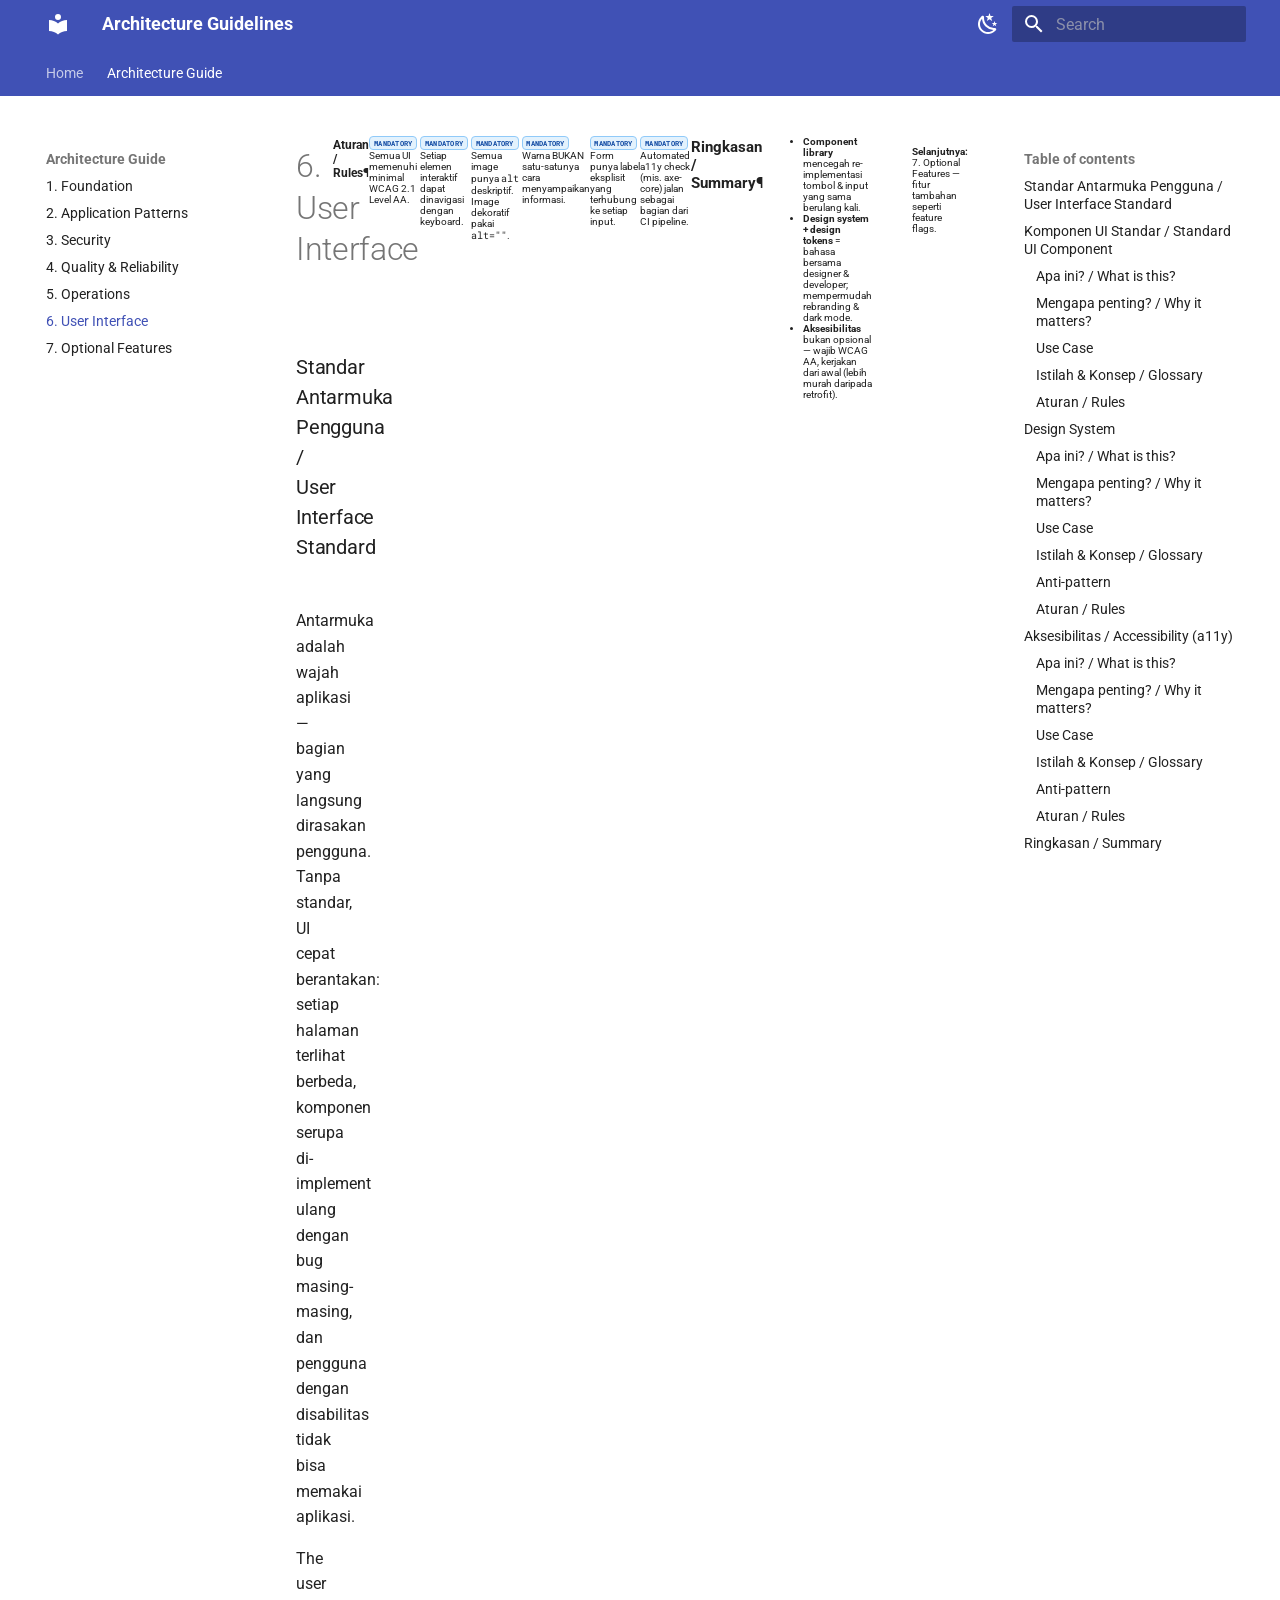
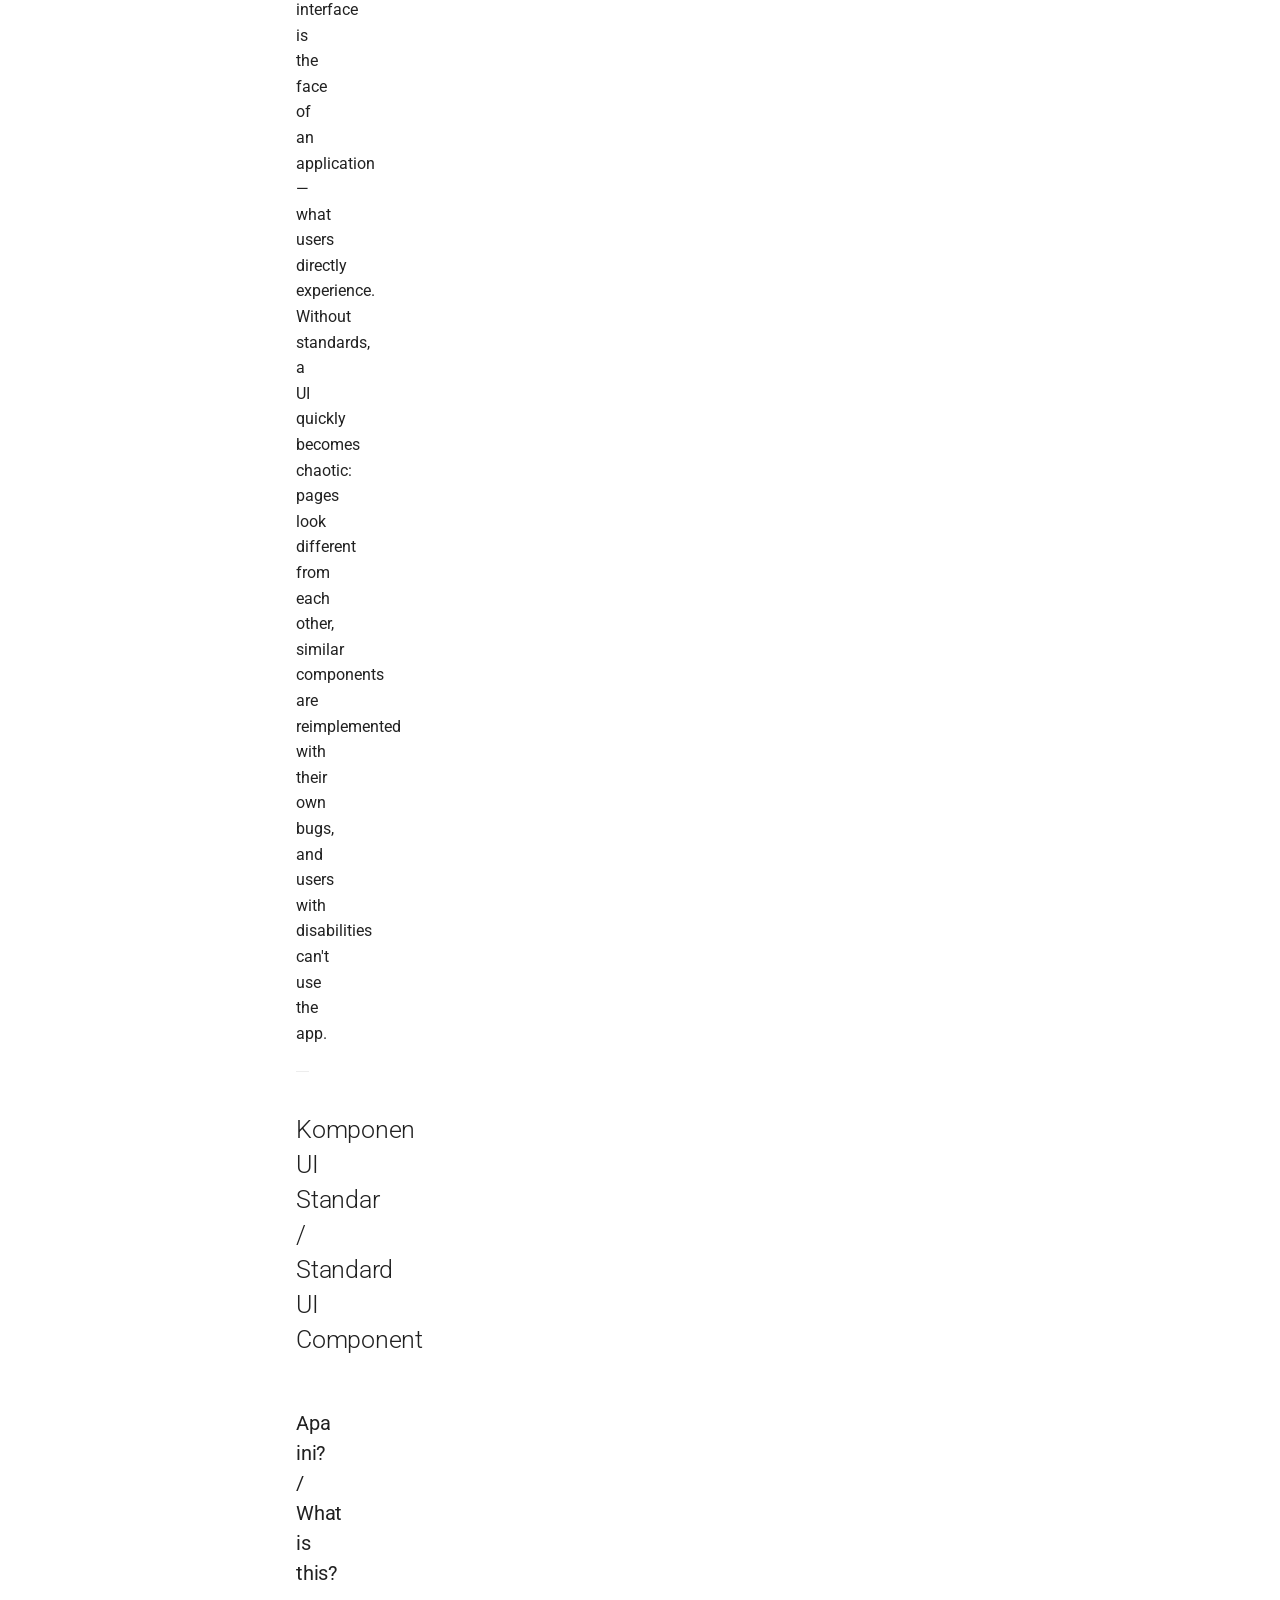
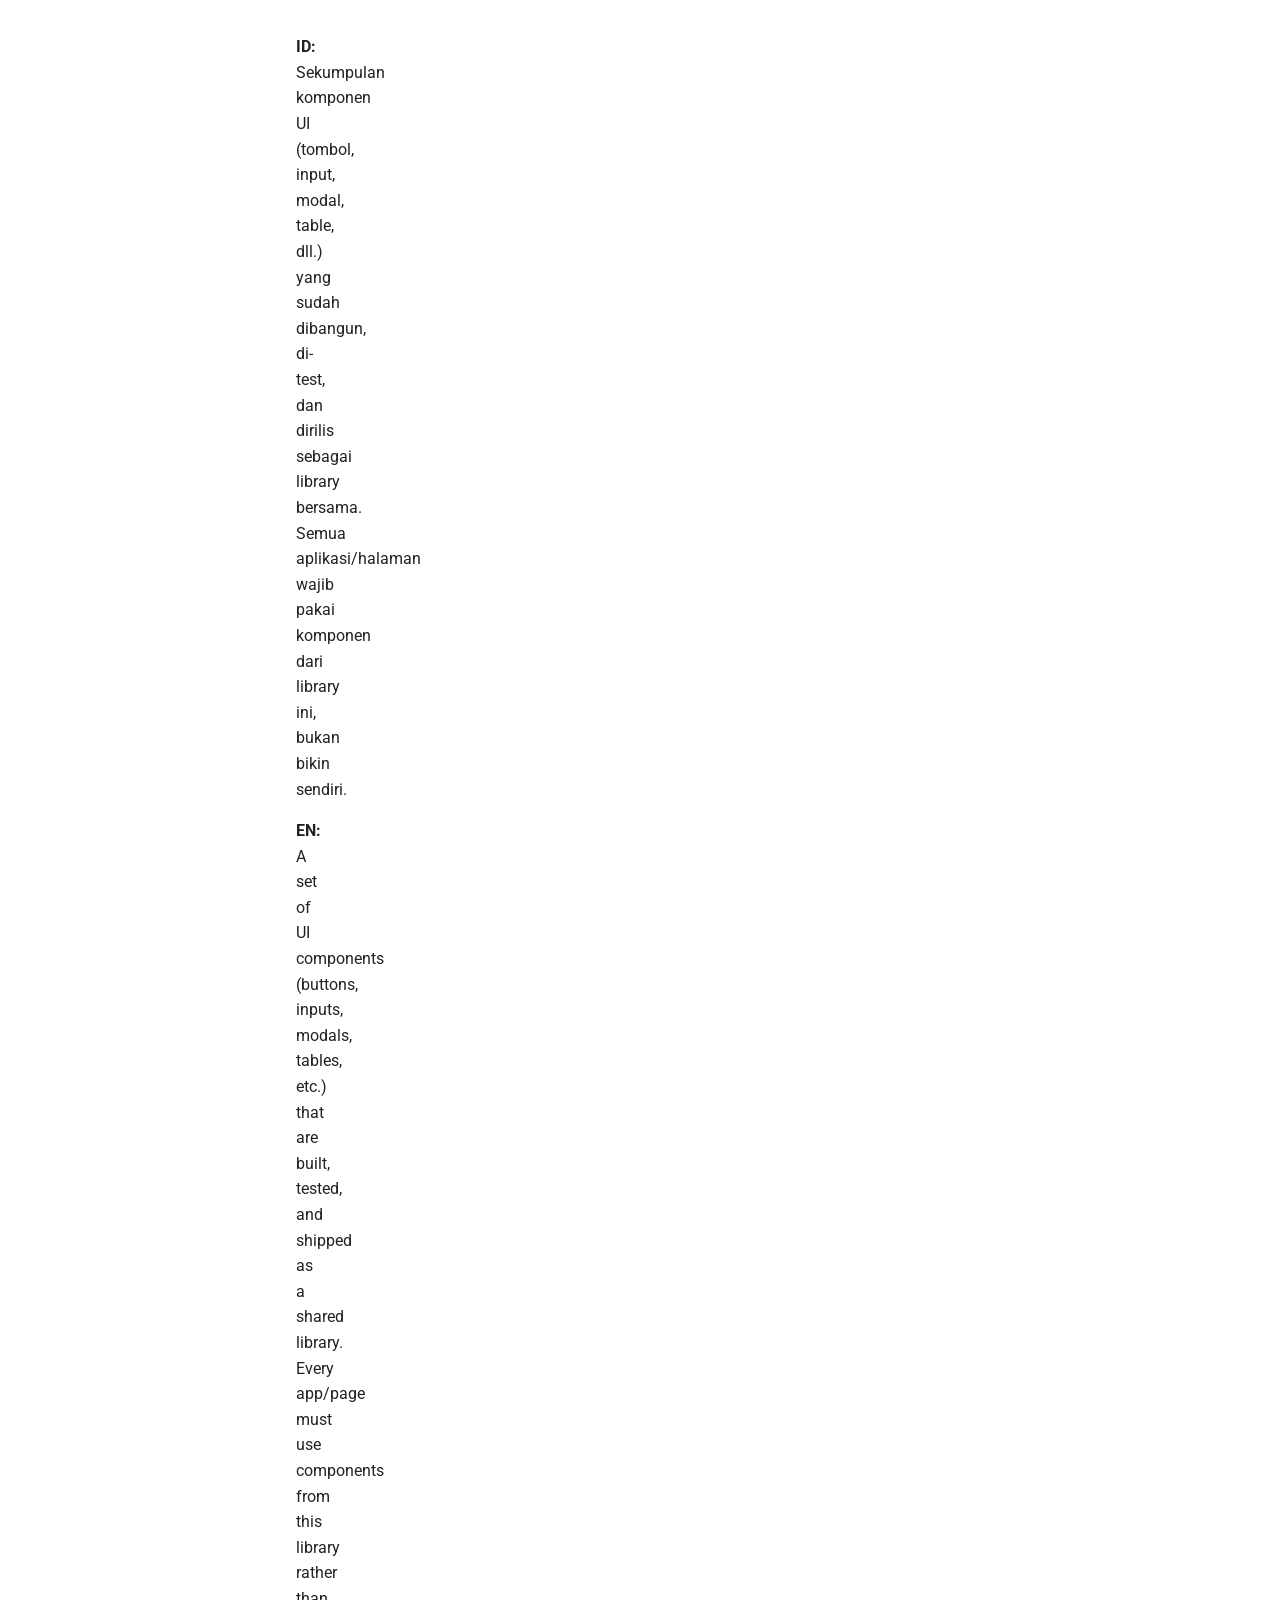
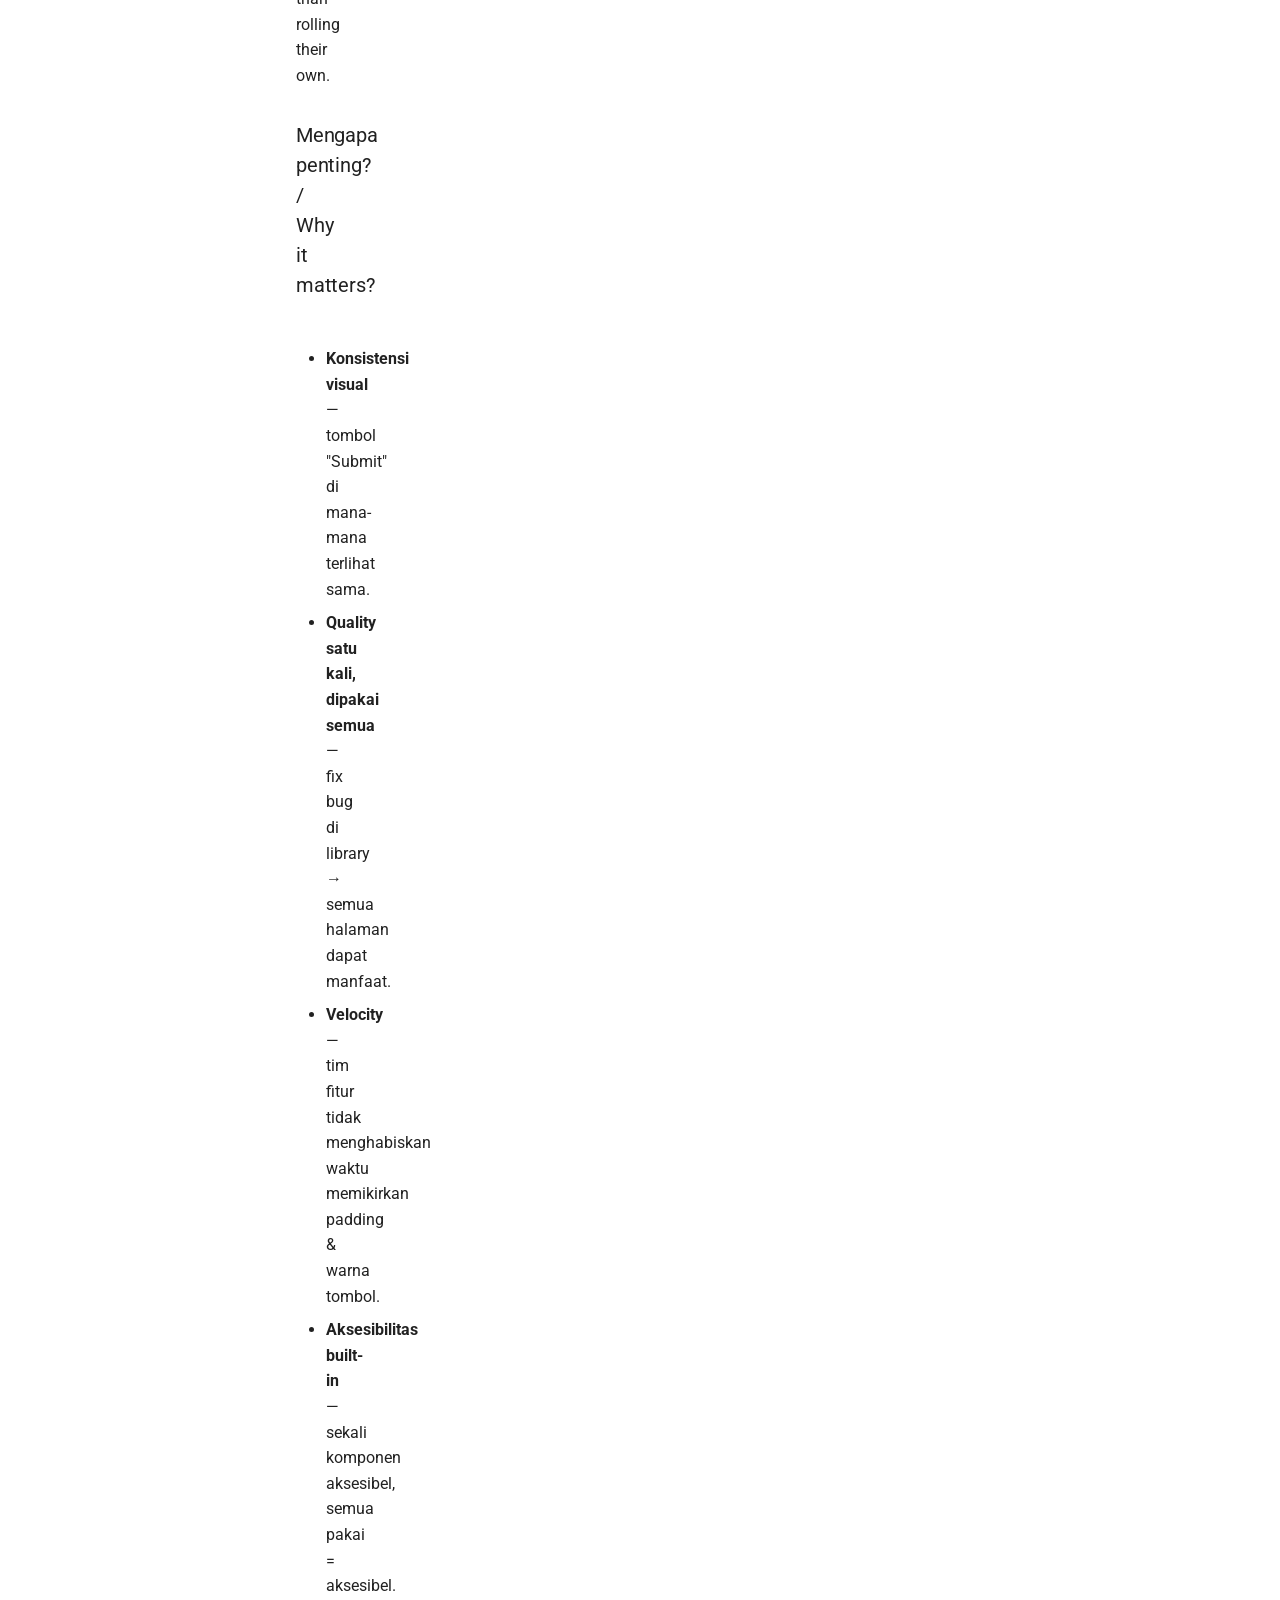
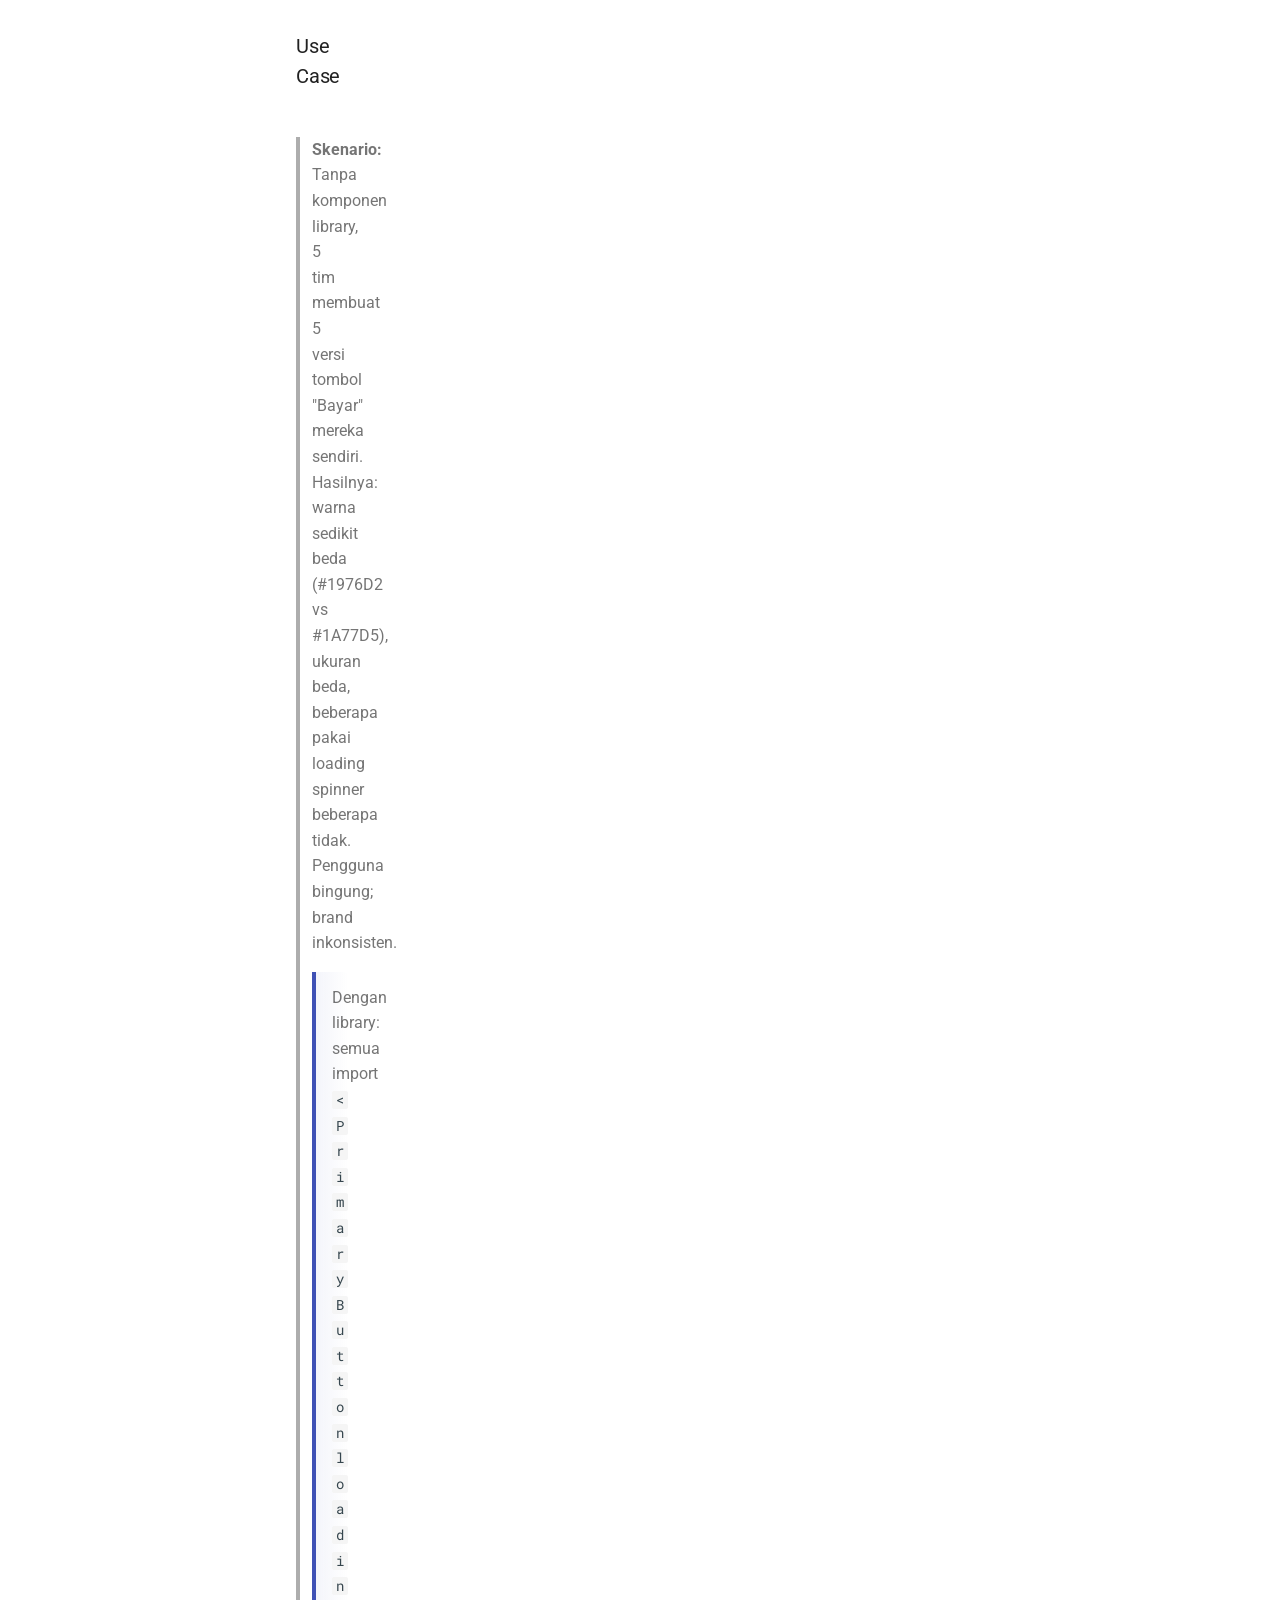
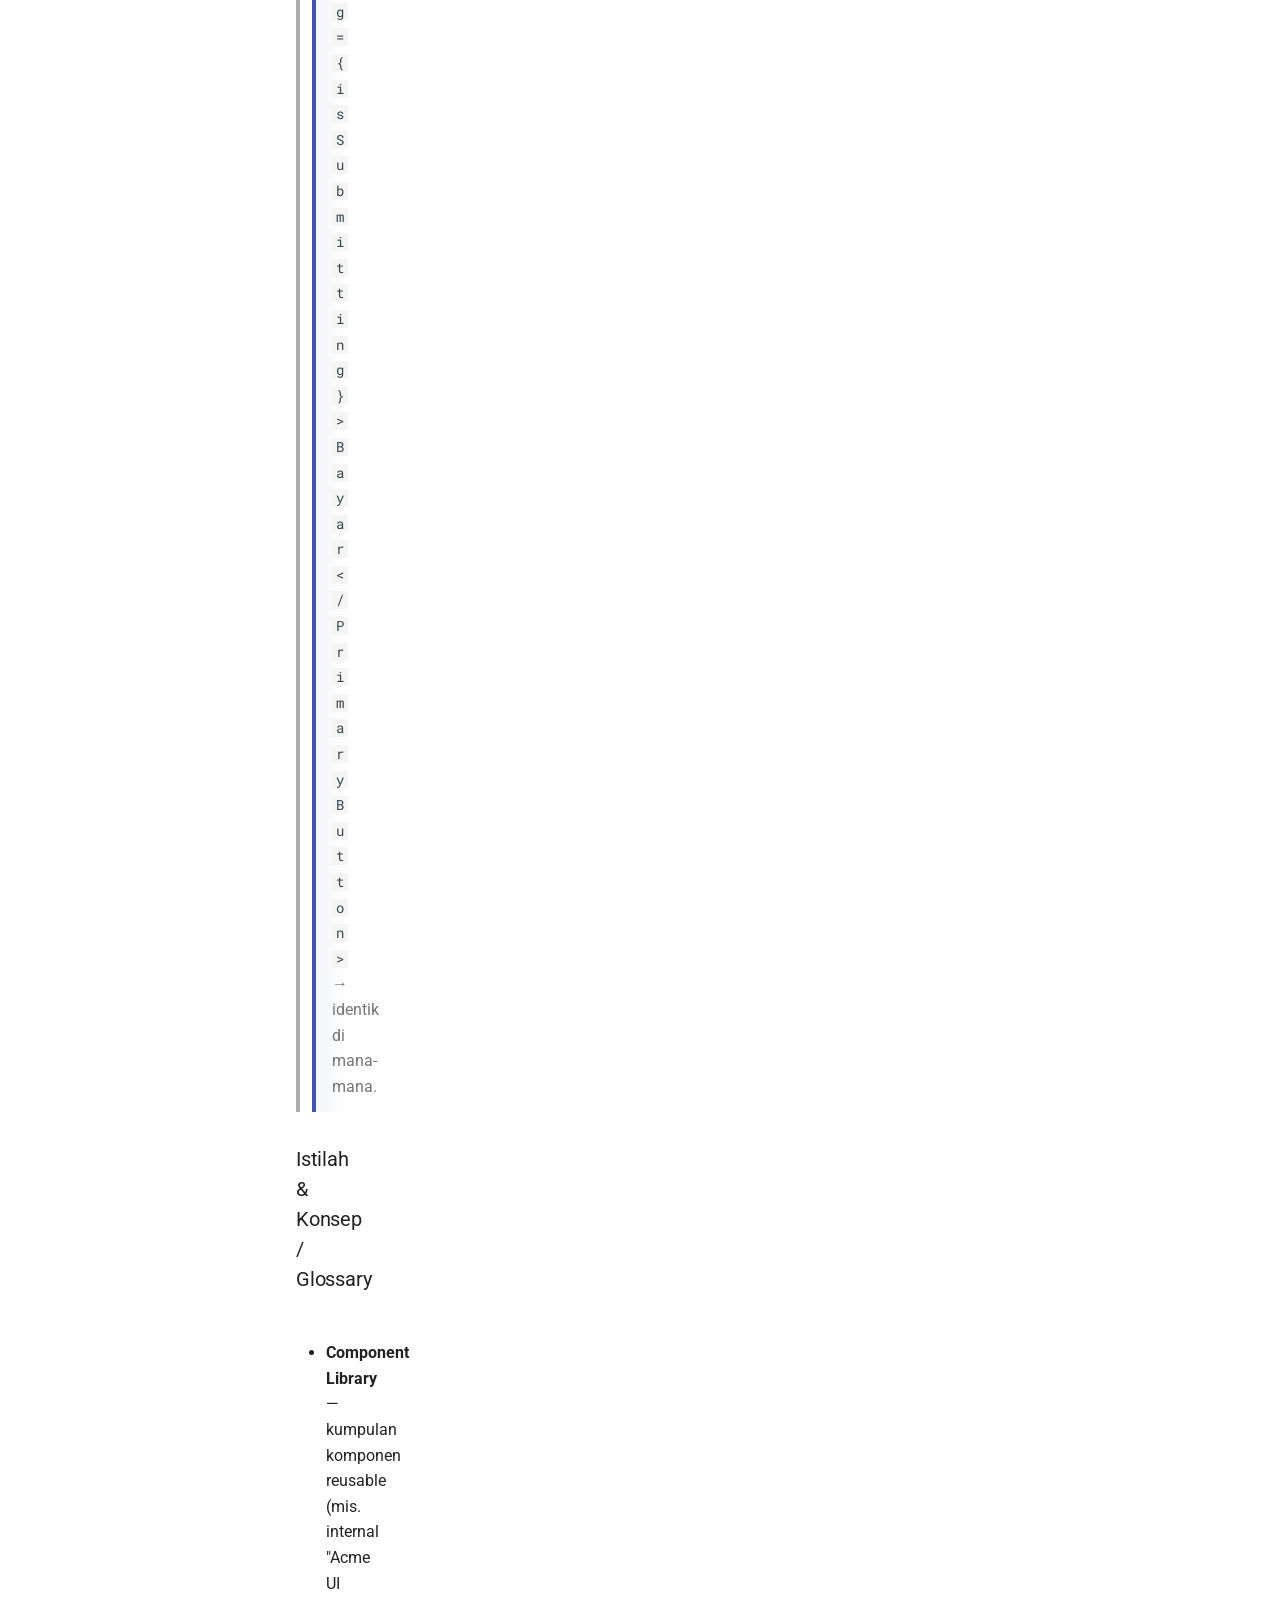
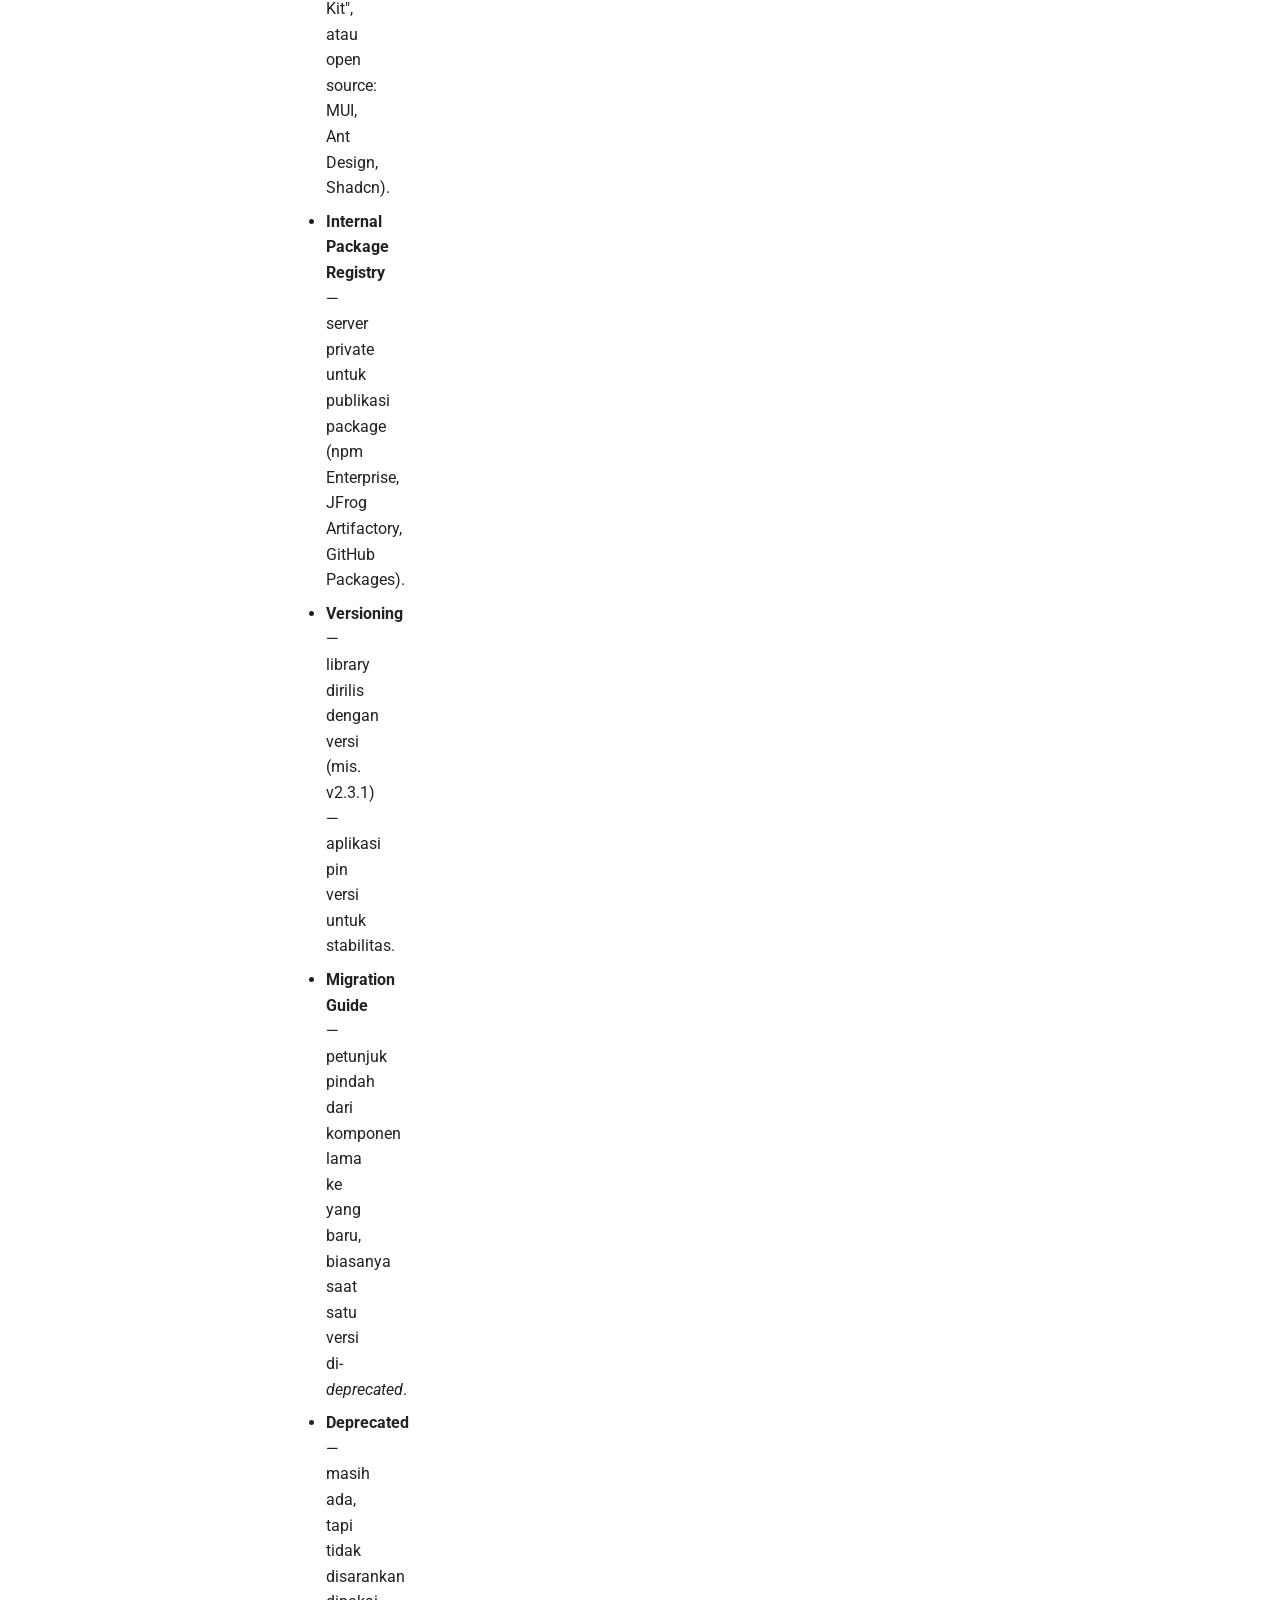
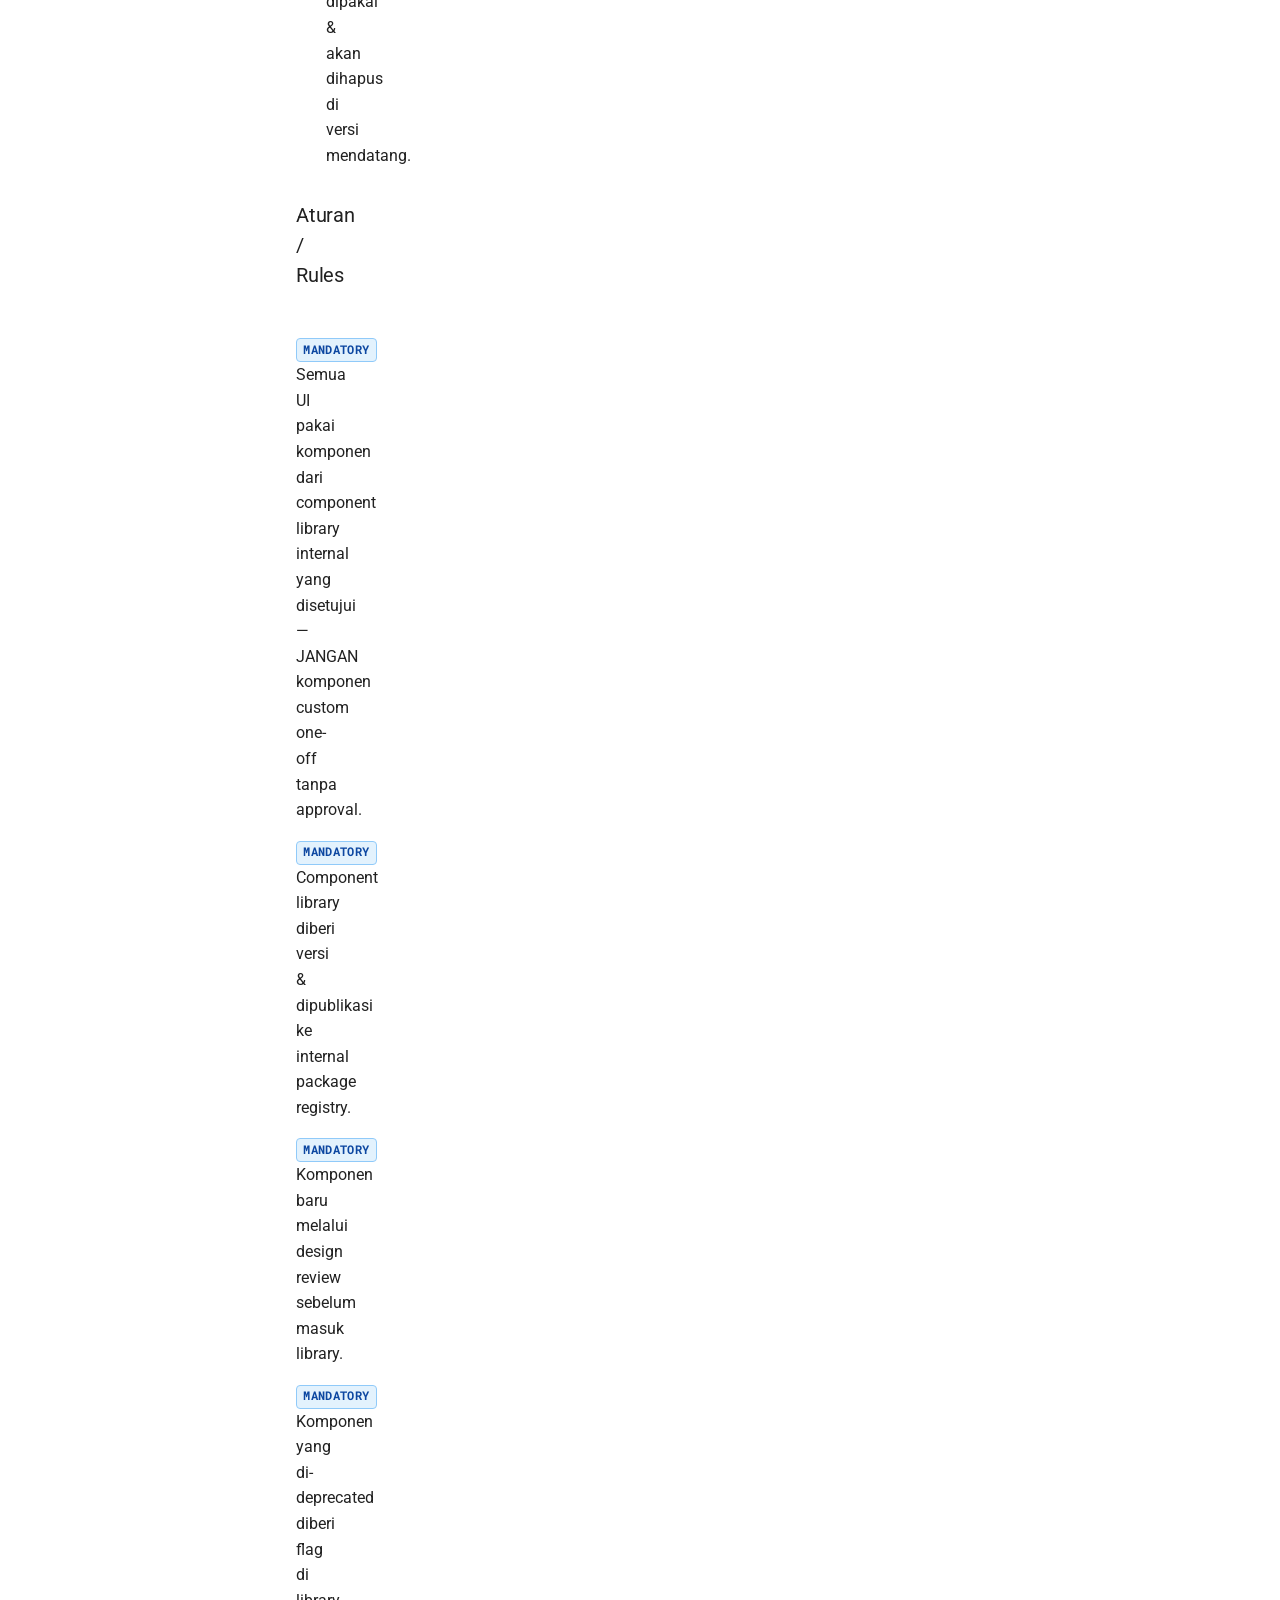
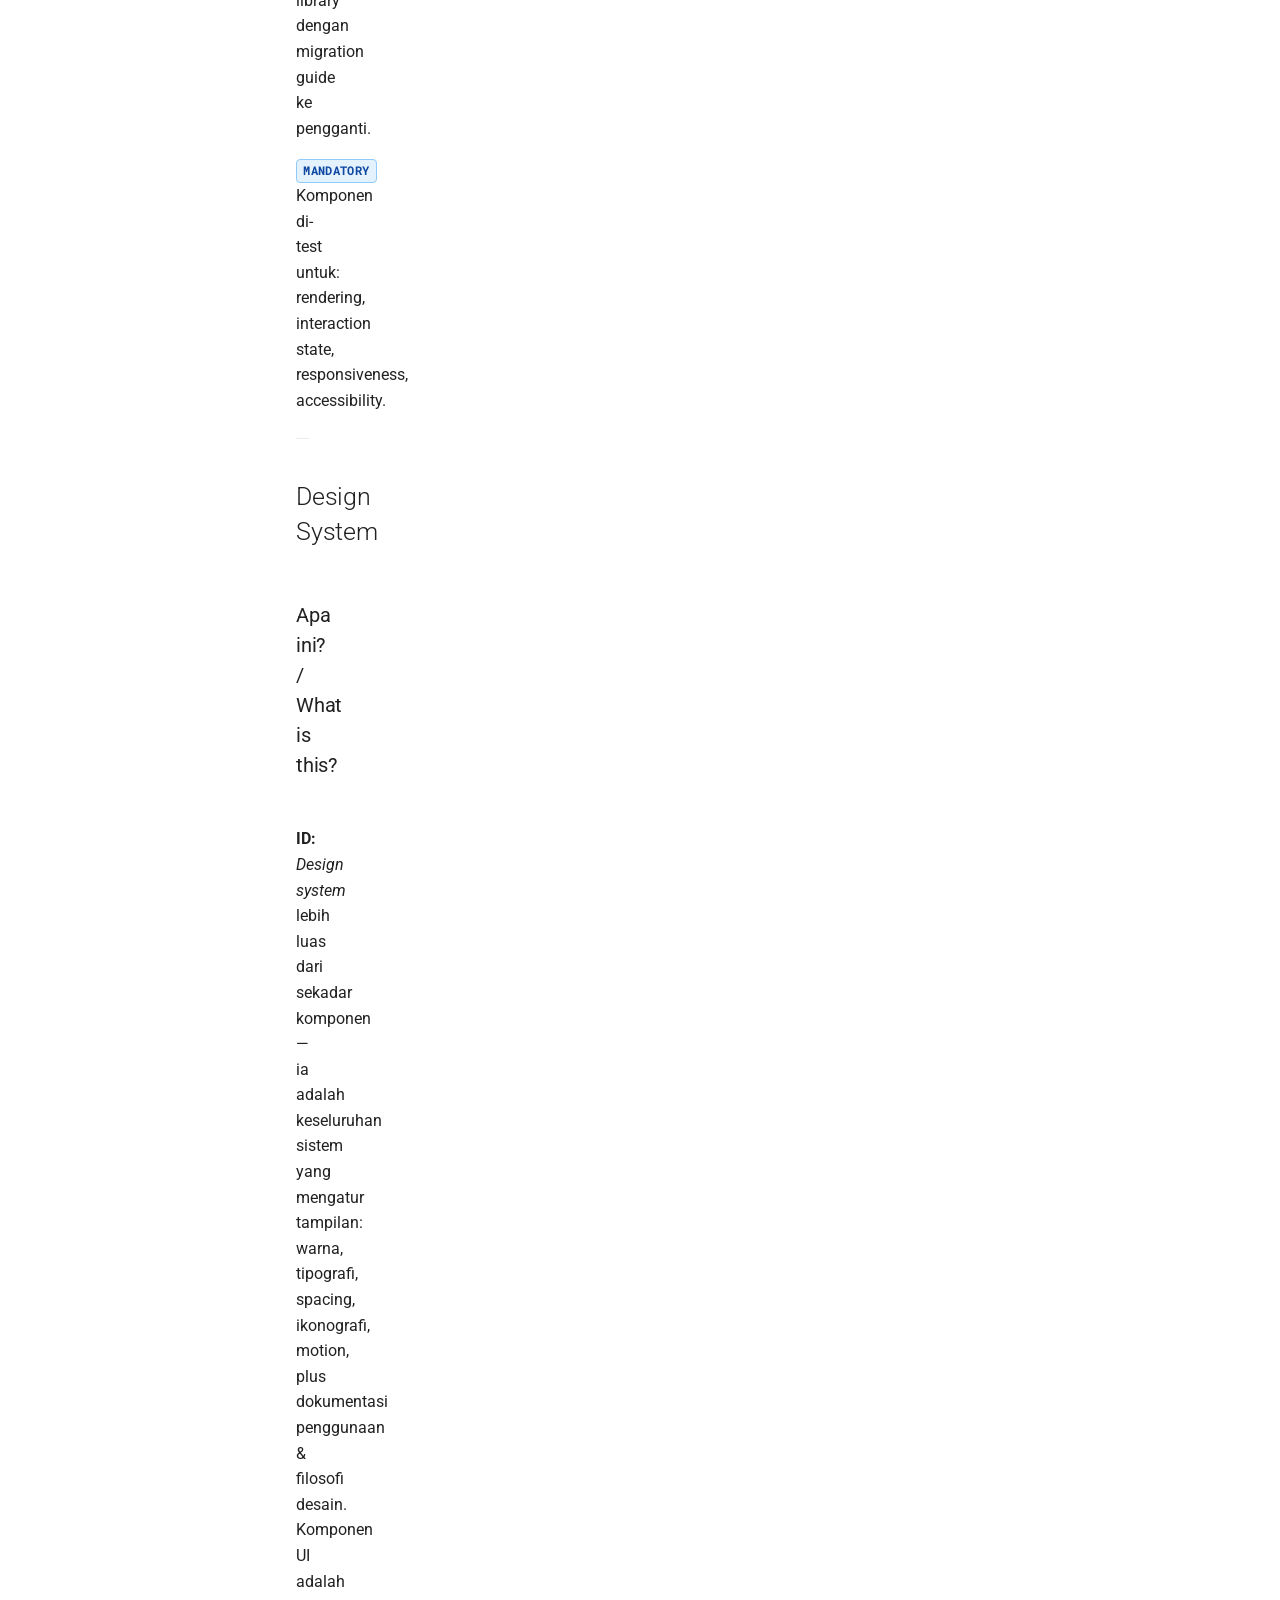
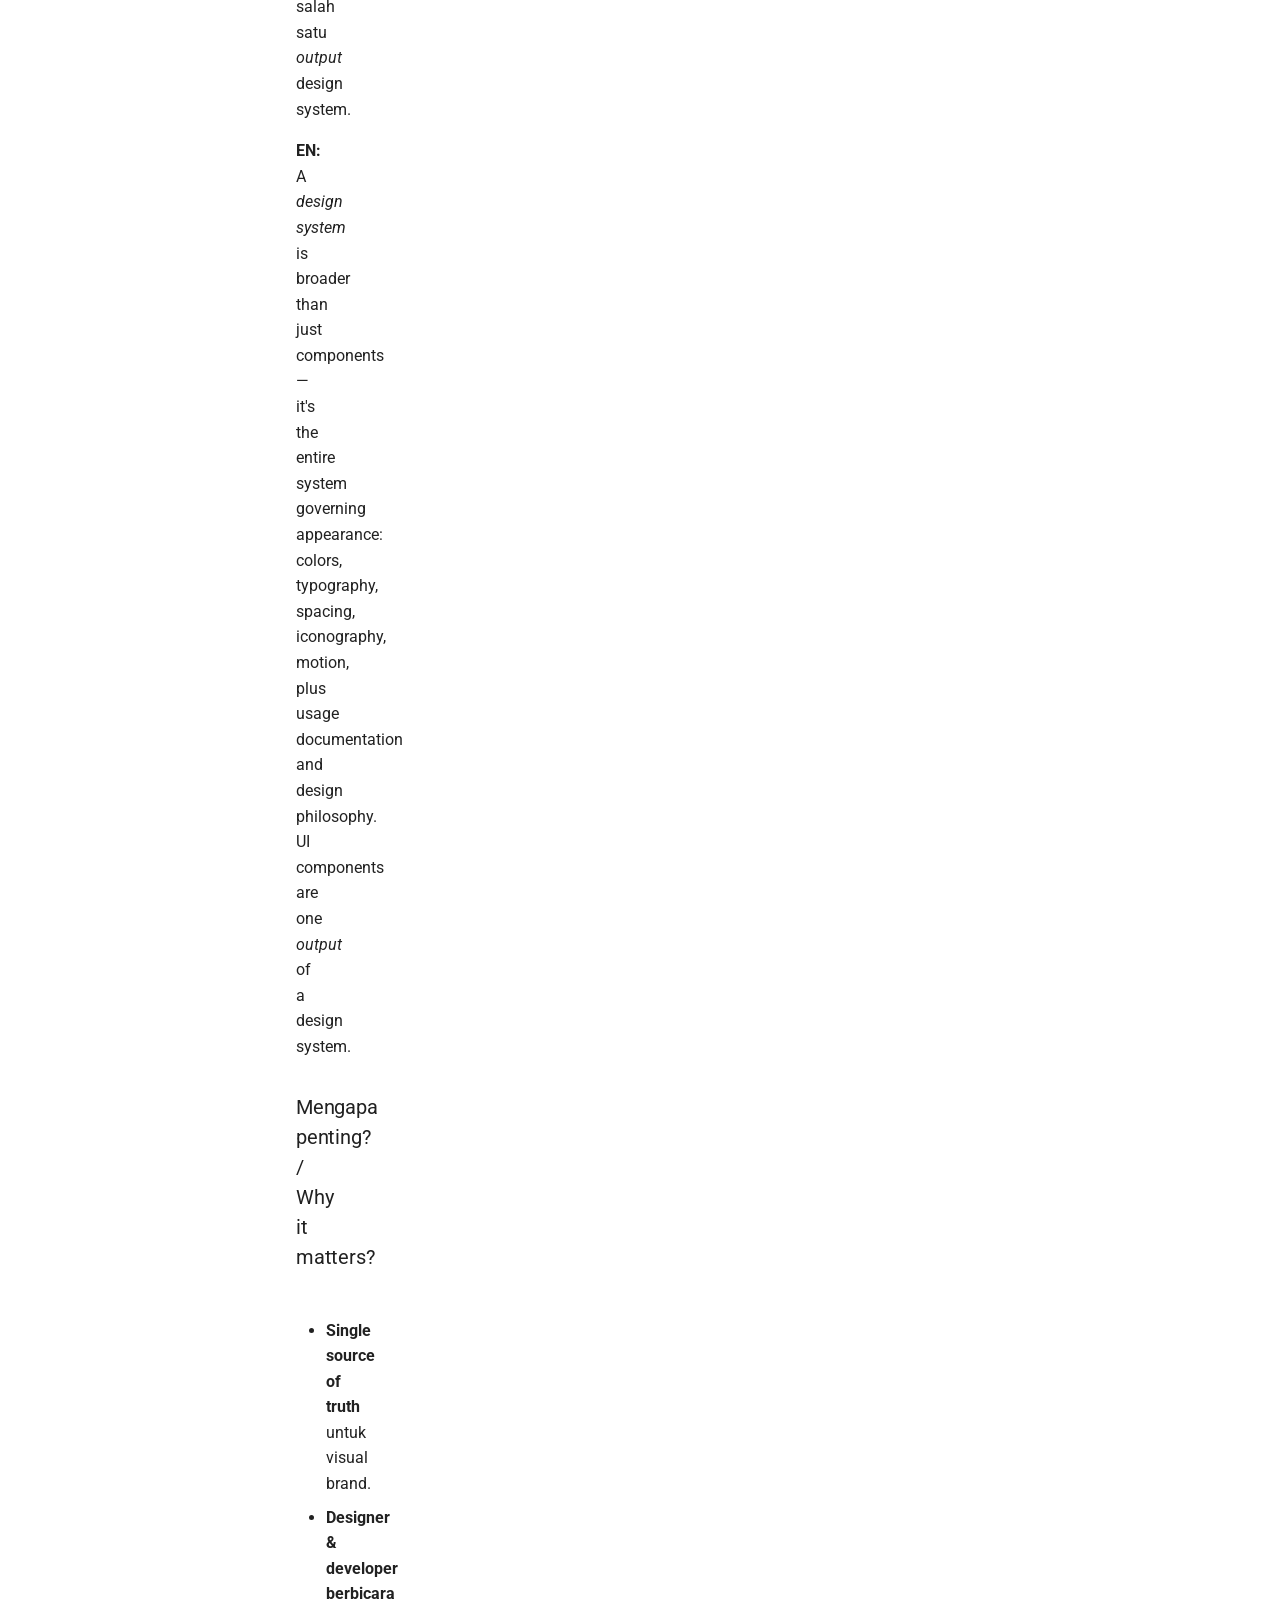
<file: architecture/06-user-interface/index.html>
<!doctype html>
<html lang="en" class="no-js">
  <head>
    
      <meta charset="utf-8">
      <meta name="viewport" content="width=device-width,initial-scale=1">
      
        <meta name="description" content="Panduan arsitektur perangkat lunak untuk semua level developer / Software architecture guidelines for developers at every level.">
      
      
        <meta name="author" content="Architecture Team">
      
      
      
        <link rel="prev" href="../05-operations/">
      
      
        <link rel="next" href="../07-optional-features/">
      
      
      <link rel="icon" href="../../assets/images/favicon.png">
      <meta name="generator" content="mkdocs-1.6.1, mkdocs-material-9.5.42">
    
    
      
        <title>6. User Interface - Architecture Guidelines</title>
      
    
    
      <link rel="stylesheet" href="../../assets/stylesheets/main.0253249f.min.css">
      
        
        <link rel="stylesheet" href="../../assets/stylesheets/palette.06af60db.min.css">
      
      


    
    
      
    
    
      
        
        
        <link rel="preconnect" href="https://fonts.gstatic.com" crossorigin>
        <link rel="stylesheet" href="https://fonts.googleapis.com/css?family=Roboto:300,300i,400,400i,700,700i%7CRoboto+Mono:400,400i,700,700i&display=fallback">
        <style>:root{--md-text-font:"Roboto";--md-code-font:"Roboto Mono"}</style>
      
    
    
      <link rel="stylesheet" href="../../stylesheets/extra.css">
    
    <script>__md_scope=new URL("../..",location),__md_hash=e=>[...e].reduce(((e,_)=>(e<<5)-e+_.charCodeAt(0)),0),__md_get=(e,_=localStorage,t=__md_scope)=>JSON.parse(_.getItem(t.pathname+"."+e)),__md_set=(e,_,t=localStorage,a=__md_scope)=>{try{t.setItem(a.pathname+"."+e,JSON.stringify(_))}catch(e){}}</script>
    
      

    
    
    
  </head>
  
  
    
    
      
    
    
    
    
    <body dir="ltr" data-md-color-scheme="default" data-md-color-primary="indigo" data-md-color-accent="indigo">
  
    
    <input class="md-toggle" data-md-toggle="drawer" type="checkbox" id="__drawer" autocomplete="off">
    <input class="md-toggle" data-md-toggle="search" type="checkbox" id="__search" autocomplete="off">
    <label class="md-overlay" for="__drawer"></label>
    <div data-md-component="skip">
      
        
        <a href="#6-user-interface" class="md-skip">
          Skip to content
        </a>
      
    </div>
    <div data-md-component="announce">
      
    </div>
    
    
      

<header class="md-header" data-md-component="header">
  <nav class="md-header__inner md-grid" aria-label="Header">
    <a href="../.." title="Architecture Guidelines" class="md-header__button md-logo" aria-label="Architecture Guidelines" data-md-component="logo">
      
  
  <svg xmlns="http://www.w3.org/2000/svg" viewBox="0 0 24 24"><path d="M12 8a3 3 0 0 0 3-3 3 3 0 0 0-3-3 3 3 0 0 0-3 3 3 3 0 0 0 3 3m0 3.54C9.64 9.35 6.5 8 3 8v11c3.5 0 6.64 1.35 9 3.54 2.36-2.19 5.5-3.54 9-3.54V8c-3.5 0-6.64 1.35-9 3.54"/></svg>

    </a>
    <label class="md-header__button md-icon" for="__drawer">
      
      <svg xmlns="http://www.w3.org/2000/svg" viewBox="0 0 24 24"><path d="M3 6h18v2H3zm0 5h18v2H3zm0 5h18v2H3z"/></svg>
    </label>
    <div class="md-header__title" data-md-component="header-title">
      <div class="md-header__ellipsis">
        <div class="md-header__topic">
          <span class="md-ellipsis">
            Architecture Guidelines
          </span>
        </div>
        <div class="md-header__topic" data-md-component="header-topic">
          <span class="md-ellipsis">
            
              6. User Interface
            
          </span>
        </div>
      </div>
    </div>
    
      
        <form class="md-header__option" data-md-component="palette">
  
    
    
    
    <input class="md-option" data-md-color-media="(prefers-color-scheme: light)" data-md-color-scheme="default" data-md-color-primary="indigo" data-md-color-accent="indigo"  aria-label="Switch to dark mode"  type="radio" name="__palette" id="__palette_0">
    
      <label class="md-header__button md-icon" title="Switch to dark mode" for="__palette_1" hidden>
        <svg xmlns="http://www.w3.org/2000/svg" viewBox="0 0 24 24"><path d="m17.75 4.09-2.53 1.94.91 3.06-2.63-1.81-2.63 1.81.91-3.06-2.53-1.94L12.44 4l1.06-3 1.06 3zm3.5 6.91-1.64 1.25.59 1.98-1.7-1.17-1.7 1.17.59-1.98L15.75 11l2.06-.05L18.5 9l.69 1.95zm-2.28 4.95c.83-.08 1.72 1.1 1.19 1.85-.32.45-.66.87-1.08 1.27C15.17 23 8.84 23 4.94 19.07c-3.91-3.9-3.91-10.24 0-14.14.4-.4.82-.76 1.27-1.08.75-.53 1.93.36 1.85 1.19-.27 2.86.69 5.83 2.89 8.02a9.96 9.96 0 0 0 8.02 2.89m-1.64 2.02a12.08 12.08 0 0 1-7.8-3.47c-2.17-2.19-3.33-5-3.49-7.82-2.81 3.14-2.7 7.96.31 10.98 3.02 3.01 7.84 3.12 10.98.31"/></svg>
      </label>
    
  
    
    
    
    <input class="md-option" data-md-color-media="(prefers-color-scheme: dark)" data-md-color-scheme="slate" data-md-color-primary="indigo" data-md-color-accent="indigo"  aria-label="Switch to light mode"  type="radio" name="__palette" id="__palette_1">
    
      <label class="md-header__button md-icon" title="Switch to light mode" for="__palette_0" hidden>
        <svg xmlns="http://www.w3.org/2000/svg" viewBox="0 0 24 24"><path d="M12 7a5 5 0 0 1 5 5 5 5 0 0 1-5 5 5 5 0 0 1-5-5 5 5 0 0 1 5-5m0 2a3 3 0 0 0-3 3 3 3 0 0 0 3 3 3 3 0 0 0 3-3 3 3 0 0 0-3-3m0-7 2.39 3.42C13.65 5.15 12.84 5 12 5s-1.65.15-2.39.42zM3.34 7l4.16-.35A7.2 7.2 0 0 0 5.94 8.5c-.44.74-.69 1.5-.83 2.29zm.02 10 1.76-3.77a7.131 7.131 0 0 0 2.38 4.14zM20.65 7l-1.77 3.79a7.02 7.02 0 0 0-2.38-4.15zm-.01 10-4.14.36c.59-.51 1.12-1.14 1.54-1.86.42-.73.69-1.5.83-2.29zM12 22l-2.41-3.44c.74.27 1.55.44 2.41.44.82 0 1.63-.17 2.37-.44z"/></svg>
      </label>
    
  
</form>
      
    
    
      <script>var palette=__md_get("__palette");if(palette&&palette.color){if("(prefers-color-scheme)"===palette.color.media){var media=matchMedia("(prefers-color-scheme: light)"),input=document.querySelector(media.matches?"[data-md-color-media='(prefers-color-scheme: light)']":"[data-md-color-media='(prefers-color-scheme: dark)']");palette.color.media=input.getAttribute("data-md-color-media"),palette.color.scheme=input.getAttribute("data-md-color-scheme"),palette.color.primary=input.getAttribute("data-md-color-primary"),palette.color.accent=input.getAttribute("data-md-color-accent")}for(var[key,value]of Object.entries(palette.color))document.body.setAttribute("data-md-color-"+key,value)}</script>
    
    
    
      <label class="md-header__button md-icon" for="__search">
        
        <svg xmlns="http://www.w3.org/2000/svg" viewBox="0 0 24 24"><path d="M9.5 3A6.5 6.5 0 0 1 16 9.5c0 1.61-.59 3.09-1.56 4.23l.27.27h.79l5 5-1.5 1.5-5-5v-.79l-.27-.27A6.52 6.52 0 0 1 9.5 16 6.5 6.5 0 0 1 3 9.5 6.5 6.5 0 0 1 9.5 3m0 2C7 5 5 7 5 9.5S7 14 9.5 14 14 12 14 9.5 12 5 9.5 5"/></svg>
      </label>
      <div class="md-search" data-md-component="search" role="dialog">
  <label class="md-search__overlay" for="__search"></label>
  <div class="md-search__inner" role="search">
    <form class="md-search__form" name="search">
      <input type="text" class="md-search__input" name="query" aria-label="Search" placeholder="Search" autocapitalize="off" autocorrect="off" autocomplete="off" spellcheck="false" data-md-component="search-query" required>
      <label class="md-search__icon md-icon" for="__search">
        
        <svg xmlns="http://www.w3.org/2000/svg" viewBox="0 0 24 24"><path d="M9.5 3A6.5 6.5 0 0 1 16 9.5c0 1.61-.59 3.09-1.56 4.23l.27.27h.79l5 5-1.5 1.5-5-5v-.79l-.27-.27A6.52 6.52 0 0 1 9.5 16 6.5 6.5 0 0 1 3 9.5 6.5 6.5 0 0 1 9.5 3m0 2C7 5 5 7 5 9.5S7 14 9.5 14 14 12 14 9.5 12 5 9.5 5"/></svg>
        
        <svg xmlns="http://www.w3.org/2000/svg" viewBox="0 0 24 24"><path d="M20 11v2H8l5.5 5.5-1.42 1.42L4.16 12l7.92-7.92L13.5 5.5 8 11z"/></svg>
      </label>
      <nav class="md-search__options" aria-label="Search">
        
          <a href="javascript:void(0)" class="md-search__icon md-icon" title="Share" aria-label="Share" data-clipboard data-clipboard-text="" data-md-component="search-share" tabindex="-1">
            
            <svg xmlns="http://www.w3.org/2000/svg" viewBox="0 0 24 24"><path d="M18 16.08c-.76 0-1.44.3-1.96.77L8.91 12.7c.05-.23.09-.46.09-.7s-.04-.47-.09-.7l7.05-4.11c.54.5 1.25.81 2.04.81a3 3 0 0 0 3-3 3 3 0 0 0-3-3 3 3 0 0 0-3 3c0 .24.04.47.09.7L8.04 9.81C7.5 9.31 6.79 9 6 9a3 3 0 0 0-3 3 3 3 0 0 0 3 3c.79 0 1.5-.31 2.04-.81l7.12 4.15c-.05.21-.08.43-.08.66 0 1.61 1.31 2.91 2.92 2.91s2.92-1.3 2.92-2.91A2.92 2.92 0 0 0 18 16.08"/></svg>
          </a>
        
        <button type="reset" class="md-search__icon md-icon" title="Clear" aria-label="Clear" tabindex="-1">
          
          <svg xmlns="http://www.w3.org/2000/svg" viewBox="0 0 24 24"><path d="M19 6.41 17.59 5 12 10.59 6.41 5 5 6.41 10.59 12 5 17.59 6.41 19 12 13.41 17.59 19 19 17.59 13.41 12z"/></svg>
        </button>
      </nav>
      
        <div class="md-search__suggest" data-md-component="search-suggest"></div>
      
    </form>
    <div class="md-search__output">
      <div class="md-search__scrollwrap" tabindex="0" data-md-scrollfix>
        <div class="md-search-result" data-md-component="search-result">
          <div class="md-search-result__meta">
            Initializing search
          </div>
          <ol class="md-search-result__list" role="presentation"></ol>
        </div>
      </div>
    </div>
  </div>
</div>
    
    
  </nav>
  
</header>
    
    <div class="md-container" data-md-component="container">
      
      
        
          
            
<nav class="md-tabs" aria-label="Tabs" data-md-component="tabs">
  <div class="md-grid">
    <ul class="md-tabs__list">
      
        
  
  
  
    <li class="md-tabs__item">
      <a href="../.." class="md-tabs__link">
        
  
    
  
  Home

      </a>
    </li>
  

      
        
  
  
    
  
  
    
    
      <li class="md-tabs__item md-tabs__item--active">
        <a href="../01-foundation/" class="md-tabs__link">
          
  
    
  
  Architecture Guide

        </a>
      </li>
    
  

      
    </ul>
  </div>
</nav>
          
        
      
      <main class="md-main" data-md-component="main">
        <div class="md-main__inner md-grid">
          
            
              
              <div class="md-sidebar md-sidebar--primary" data-md-component="sidebar" data-md-type="navigation" >
                <div class="md-sidebar__scrollwrap">
                  <div class="md-sidebar__inner">
                    


  


<nav class="md-nav md-nav--primary md-nav--lifted" aria-label="Navigation" data-md-level="0">
  <label class="md-nav__title" for="__drawer">
    <a href="../.." title="Architecture Guidelines" class="md-nav__button md-logo" aria-label="Architecture Guidelines" data-md-component="logo">
      
  
  <svg xmlns="http://www.w3.org/2000/svg" viewBox="0 0 24 24"><path d="M12 8a3 3 0 0 0 3-3 3 3 0 0 0-3-3 3 3 0 0 0-3 3 3 3 0 0 0 3 3m0 3.54C9.64 9.35 6.5 8 3 8v11c3.5 0 6.64 1.35 9 3.54 2.36-2.19 5.5-3.54 9-3.54V8c-3.5 0-6.64 1.35-9 3.54"/></svg>

    </a>
    Architecture Guidelines
  </label>
  
  <ul class="md-nav__list" data-md-scrollfix>
    
      
      
  
  
  
  
    <li class="md-nav__item">
      <a href="../.." class="md-nav__link">
        
  
  <span class="md-ellipsis">
    Home
  </span>
  

      </a>
    </li>
  

    
      
      
  
  
    
  
  
  
    
    
      
        
      
        
      
        
      
        
      
        
      
        
      
        
      
    
    
      
        
        
      
      
        
      
    
    
    <li class="md-nav__item md-nav__item--active md-nav__item--section md-nav__item--nested">
      
        
        
        <input class="md-nav__toggle md-toggle " type="checkbox" id="__nav_2" checked>
        
          
          <label class="md-nav__link" for="__nav_2" id="__nav_2_label" tabindex="">
            
  
  <span class="md-ellipsis">
    Architecture Guide
  </span>
  

            <span class="md-nav__icon md-icon"></span>
          </label>
        
        <nav class="md-nav" data-md-level="1" aria-labelledby="__nav_2_label" aria-expanded="true">
          <label class="md-nav__title" for="__nav_2">
            <span class="md-nav__icon md-icon"></span>
            Architecture Guide
          </label>
          <ul class="md-nav__list" data-md-scrollfix>
            
              
                
  
  
  
  
    <li class="md-nav__item">
      <a href="../01-foundation/" class="md-nav__link">
        
  
  <span class="md-ellipsis">
    1. Foundation
  </span>
  

      </a>
    </li>
  

              
            
              
                
  
  
  
  
    <li class="md-nav__item">
      <a href="../02-application-patterns/" class="md-nav__link">
        
  
  <span class="md-ellipsis">
    2. Application Patterns
  </span>
  

      </a>
    </li>
  

              
            
              
                
  
  
  
  
    <li class="md-nav__item">
      <a href="../03-security/" class="md-nav__link">
        
  
  <span class="md-ellipsis">
    3. Security
  </span>
  

      </a>
    </li>
  

              
            
              
                
  
  
  
  
    <li class="md-nav__item">
      <a href="../04-quality-reliability/" class="md-nav__link">
        
  
  <span class="md-ellipsis">
    4. Quality & Reliability
  </span>
  

      </a>
    </li>
  

              
            
              
                
  
  
  
  
    <li class="md-nav__item">
      <a href="../05-operations/" class="md-nav__link">
        
  
  <span class="md-ellipsis">
    5. Operations
  </span>
  

      </a>
    </li>
  

              
            
              
                
  
  
    
  
  
  
    <li class="md-nav__item md-nav__item--active">
      
      <input class="md-nav__toggle md-toggle" type="checkbox" id="__toc">
      
      
        
      
      
        <label class="md-nav__link md-nav__link--active" for="__toc">
          
  
  <span class="md-ellipsis">
    6. User Interface
  </span>
  

          <span class="md-nav__icon md-icon"></span>
        </label>
      
      <a href="./" class="md-nav__link md-nav__link--active">
        
  
  <span class="md-ellipsis">
    6. User Interface
  </span>
  

      </a>
      
        

<nav class="md-nav md-nav--secondary" aria-label="Table of contents">
  
  
  
    
  
  
    <label class="md-nav__title" for="__toc">
      <span class="md-nav__icon md-icon"></span>
      Table of contents
    </label>
    <ul class="md-nav__list" data-md-component="toc" data-md-scrollfix>
      
        <li class="md-nav__item">
  <a href="#standar-antarmuka-pengguna-user-interface-standard" class="md-nav__link">
    <span class="md-ellipsis">
      Standar Antarmuka Pengguna / User Interface Standard
    </span>
  </a>
  
</li>
      
        <li class="md-nav__item">
  <a href="#komponen-ui-standar-standard-ui-component" class="md-nav__link">
    <span class="md-ellipsis">
      Komponen UI Standar / Standard UI Component
    </span>
  </a>
  
    <nav class="md-nav" aria-label="Komponen UI Standar / Standard UI Component">
      <ul class="md-nav__list">
        
          <li class="md-nav__item">
  <a href="#apa-ini-what-is-this" class="md-nav__link">
    <span class="md-ellipsis">
      Apa ini? / What is this?
    </span>
  </a>
  
</li>
        
          <li class="md-nav__item">
  <a href="#mengapa-penting-why-it-matters" class="md-nav__link">
    <span class="md-ellipsis">
      Mengapa penting? / Why it matters?
    </span>
  </a>
  
</li>
        
          <li class="md-nav__item">
  <a href="#use-case" class="md-nav__link">
    <span class="md-ellipsis">
      Use Case
    </span>
  </a>
  
</li>
        
          <li class="md-nav__item">
  <a href="#istilah-konsep-glossary" class="md-nav__link">
    <span class="md-ellipsis">
      Istilah &amp; Konsep / Glossary
    </span>
  </a>
  
</li>
        
          <li class="md-nav__item">
  <a href="#aturan-rules" class="md-nav__link">
    <span class="md-ellipsis">
      Aturan / Rules
    </span>
  </a>
  
</li>
        
      </ul>
    </nav>
  
</li>
      
        <li class="md-nav__item">
  <a href="#design-system" class="md-nav__link">
    <span class="md-ellipsis">
      Design System
    </span>
  </a>
  
    <nav class="md-nav" aria-label="Design System">
      <ul class="md-nav__list">
        
          <li class="md-nav__item">
  <a href="#apa-ini-what-is-this_1" class="md-nav__link">
    <span class="md-ellipsis">
      Apa ini? / What is this?
    </span>
  </a>
  
</li>
        
          <li class="md-nav__item">
  <a href="#mengapa-penting-why-it-matters_1" class="md-nav__link">
    <span class="md-ellipsis">
      Mengapa penting? / Why it matters?
    </span>
  </a>
  
</li>
        
          <li class="md-nav__item">
  <a href="#use-case_1" class="md-nav__link">
    <span class="md-ellipsis">
      Use Case
    </span>
  </a>
  
</li>
        
          <li class="md-nav__item">
  <a href="#istilah-konsep-glossary_1" class="md-nav__link">
    <span class="md-ellipsis">
      Istilah &amp; Konsep / Glossary
    </span>
  </a>
  
</li>
        
          <li class="md-nav__item">
  <a href="#anti-pattern" class="md-nav__link">
    <span class="md-ellipsis">
      Anti-pattern
    </span>
  </a>
  
</li>
        
          <li class="md-nav__item">
  <a href="#aturan-rules_1" class="md-nav__link">
    <span class="md-ellipsis">
      Aturan / Rules
    </span>
  </a>
  
</li>
        
      </ul>
    </nav>
  
</li>
      
        <li class="md-nav__item">
  <a href="#aksesibilitas-accessibility-a11y" class="md-nav__link">
    <span class="md-ellipsis">
      Aksesibilitas / Accessibility (a11y)
    </span>
  </a>
  
    <nav class="md-nav" aria-label="Aksesibilitas / Accessibility (a11y)">
      <ul class="md-nav__list">
        
          <li class="md-nav__item">
  <a href="#apa-ini-what-is-this_2" class="md-nav__link">
    <span class="md-ellipsis">
      Apa ini? / What is this?
    </span>
  </a>
  
</li>
        
          <li class="md-nav__item">
  <a href="#mengapa-penting-why-it-matters_2" class="md-nav__link">
    <span class="md-ellipsis">
      Mengapa penting? / Why it matters?
    </span>
  </a>
  
</li>
        
          <li class="md-nav__item">
  <a href="#use-case_2" class="md-nav__link">
    <span class="md-ellipsis">
      Use Case
    </span>
  </a>
  
</li>
        
          <li class="md-nav__item">
  <a href="#istilah-konsep-glossary_2" class="md-nav__link">
    <span class="md-ellipsis">
      Istilah &amp; Konsep / Glossary
    </span>
  </a>
  
</li>
        
          <li class="md-nav__item">
  <a href="#anti-pattern_1" class="md-nav__link">
    <span class="md-ellipsis">
      Anti-pattern
    </span>
  </a>
  
</li>
        
          <li class="md-nav__item">
  <a href="#aturan-rules_2" class="md-nav__link">
    <span class="md-ellipsis">
      Aturan / Rules
    </span>
  </a>
  
</li>
        
      </ul>
    </nav>
  
</li>
      
        <li class="md-nav__item">
  <a href="#ringkasan-summary" class="md-nav__link">
    <span class="md-ellipsis">
      Ringkasan / Summary
    </span>
  </a>
  
</li>
      
    </ul>
  
</nav>
      
    </li>
  

              
            
              
                
  
  
  
  
    <li class="md-nav__item">
      <a href="../07-optional-features/" class="md-nav__link">
        
  
  <span class="md-ellipsis">
    7. Optional Features
  </span>
  

      </a>
    </li>
  

              
            
          </ul>
        </nav>
      
    </li>
  

    
  </ul>
</nav>
                  </div>
                </div>
              </div>
            
            
              
              <div class="md-sidebar md-sidebar--secondary" data-md-component="sidebar" data-md-type="toc" >
                <div class="md-sidebar__scrollwrap">
                  <div class="md-sidebar__inner">
                    

<nav class="md-nav md-nav--secondary" aria-label="Table of contents">
  
  
  
    
  
  
    <label class="md-nav__title" for="__toc">
      <span class="md-nav__icon md-icon"></span>
      Table of contents
    </label>
    <ul class="md-nav__list" data-md-component="toc" data-md-scrollfix>
      
        <li class="md-nav__item">
  <a href="#standar-antarmuka-pengguna-user-interface-standard" class="md-nav__link">
    <span class="md-ellipsis">
      Standar Antarmuka Pengguna / User Interface Standard
    </span>
  </a>
  
</li>
      
        <li class="md-nav__item">
  <a href="#komponen-ui-standar-standard-ui-component" class="md-nav__link">
    <span class="md-ellipsis">
      Komponen UI Standar / Standard UI Component
    </span>
  </a>
  
    <nav class="md-nav" aria-label="Komponen UI Standar / Standard UI Component">
      <ul class="md-nav__list">
        
          <li class="md-nav__item">
  <a href="#apa-ini-what-is-this" class="md-nav__link">
    <span class="md-ellipsis">
      Apa ini? / What is this?
    </span>
  </a>
  
</li>
        
          <li class="md-nav__item">
  <a href="#mengapa-penting-why-it-matters" class="md-nav__link">
    <span class="md-ellipsis">
      Mengapa penting? / Why it matters?
    </span>
  </a>
  
</li>
        
          <li class="md-nav__item">
  <a href="#use-case" class="md-nav__link">
    <span class="md-ellipsis">
      Use Case
    </span>
  </a>
  
</li>
        
          <li class="md-nav__item">
  <a href="#istilah-konsep-glossary" class="md-nav__link">
    <span class="md-ellipsis">
      Istilah &amp; Konsep / Glossary
    </span>
  </a>
  
</li>
        
          <li class="md-nav__item">
  <a href="#aturan-rules" class="md-nav__link">
    <span class="md-ellipsis">
      Aturan / Rules
    </span>
  </a>
  
</li>
        
      </ul>
    </nav>
  
</li>
      
        <li class="md-nav__item">
  <a href="#design-system" class="md-nav__link">
    <span class="md-ellipsis">
      Design System
    </span>
  </a>
  
    <nav class="md-nav" aria-label="Design System">
      <ul class="md-nav__list">
        
          <li class="md-nav__item">
  <a href="#apa-ini-what-is-this_1" class="md-nav__link">
    <span class="md-ellipsis">
      Apa ini? / What is this?
    </span>
  </a>
  
</li>
        
          <li class="md-nav__item">
  <a href="#mengapa-penting-why-it-matters_1" class="md-nav__link">
    <span class="md-ellipsis">
      Mengapa penting? / Why it matters?
    </span>
  </a>
  
</li>
        
          <li class="md-nav__item">
  <a href="#use-case_1" class="md-nav__link">
    <span class="md-ellipsis">
      Use Case
    </span>
  </a>
  
</li>
        
          <li class="md-nav__item">
  <a href="#istilah-konsep-glossary_1" class="md-nav__link">
    <span class="md-ellipsis">
      Istilah &amp; Konsep / Glossary
    </span>
  </a>
  
</li>
        
          <li class="md-nav__item">
  <a href="#anti-pattern" class="md-nav__link">
    <span class="md-ellipsis">
      Anti-pattern
    </span>
  </a>
  
</li>
        
          <li class="md-nav__item">
  <a href="#aturan-rules_1" class="md-nav__link">
    <span class="md-ellipsis">
      Aturan / Rules
    </span>
  </a>
  
</li>
        
      </ul>
    </nav>
  
</li>
      
        <li class="md-nav__item">
  <a href="#aksesibilitas-accessibility-a11y" class="md-nav__link">
    <span class="md-ellipsis">
      Aksesibilitas / Accessibility (a11y)
    </span>
  </a>
  
    <nav class="md-nav" aria-label="Aksesibilitas / Accessibility (a11y)">
      <ul class="md-nav__list">
        
          <li class="md-nav__item">
  <a href="#apa-ini-what-is-this_2" class="md-nav__link">
    <span class="md-ellipsis">
      Apa ini? / What is this?
    </span>
  </a>
  
</li>
        
          <li class="md-nav__item">
  <a href="#mengapa-penting-why-it-matters_2" class="md-nav__link">
    <span class="md-ellipsis">
      Mengapa penting? / Why it matters?
    </span>
  </a>
  
</li>
        
          <li class="md-nav__item">
  <a href="#use-case_2" class="md-nav__link">
    <span class="md-ellipsis">
      Use Case
    </span>
  </a>
  
</li>
        
          <li class="md-nav__item">
  <a href="#istilah-konsep-glossary_2" class="md-nav__link">
    <span class="md-ellipsis">
      Istilah &amp; Konsep / Glossary
    </span>
  </a>
  
</li>
        
          <li class="md-nav__item">
  <a href="#anti-pattern_1" class="md-nav__link">
    <span class="md-ellipsis">
      Anti-pattern
    </span>
  </a>
  
</li>
        
          <li class="md-nav__item">
  <a href="#aturan-rules_2" class="md-nav__link">
    <span class="md-ellipsis">
      Aturan / Rules
    </span>
  </a>
  
</li>
        
      </ul>
    </nav>
  
</li>
      
        <li class="md-nav__item">
  <a href="#ringkasan-summary" class="md-nav__link">
    <span class="md-ellipsis">
      Ringkasan / Summary
    </span>
  </a>
  
</li>
      
    </ul>
  
</nav>
                  </div>
                </div>
              </div>
            
          
          
            <div class="md-content" data-md-component="content">
              <article class="md-content__inner md-typeset">
                
                  


<h1 id="6-user-interface">6. User Interface<a class="headerlink" href="#6-user-interface" title="Permanent link">&para;</a></h1>
<h3 id="standar-antarmuka-pengguna-user-interface-standard">Standar Antarmuka Pengguna / User Interface Standard<a class="headerlink" href="#standar-antarmuka-pengguna-user-interface-standard" title="Permanent link">&para;</a></h3>
<p>Antarmuka adalah wajah aplikasi — bagian yang langsung dirasakan pengguna. Tanpa standar, UI cepat berantakan: setiap halaman terlihat berbeda, komponen serupa di-implement ulang dengan bug masing-masing, dan pengguna dengan disabilitas tidak bisa memakai aplikasi.</p>
<p>The user interface is the face of an application — what users directly experience. Without standards, a UI quickly becomes chaotic: pages look different from each other, similar components are reimplemented with their own bugs, and users with disabilities can't use the app.</p>
<hr />
<h2 id="komponen-ui-standar-standard-ui-component">Komponen UI Standar / Standard UI Component<a class="headerlink" href="#komponen-ui-standar-standard-ui-component" title="Permanent link">&para;</a></h2>
<h3 id="apa-ini-what-is-this">Apa ini? / What is this?<a class="headerlink" href="#apa-ini-what-is-this" title="Permanent link">&para;</a></h3>
<p><strong>ID:</strong> Sekumpulan komponen UI (tombol, input, modal, table, dll.) yang sudah dibangun, di-test, dan dirilis sebagai library bersama. Semua aplikasi/halaman wajib pakai komponen dari library ini, bukan bikin sendiri.</p>
<p><strong>EN:</strong> A set of UI components (buttons, inputs, modals, tables, etc.) that are built, tested, and shipped as a shared library. Every app/page must use components from this library rather than rolling their own.</p>
<h3 id="mengapa-penting-why-it-matters">Mengapa penting? / Why it matters?<a class="headerlink" href="#mengapa-penting-why-it-matters" title="Permanent link">&para;</a></h3>
<ul>
<li><strong>Konsistensi visual</strong> — tombol "Submit" di mana-mana terlihat sama.</li>
<li><strong>Quality satu kali, dipakai semua</strong> — fix bug di library → semua halaman dapat manfaat.</li>
<li><strong>Velocity</strong> — tim fitur tidak menghabiskan waktu memikirkan padding &amp; warna tombol.</li>
<li><strong>Aksesibilitas built-in</strong> — sekali komponen aksesibel, semua pakai = aksesibel.</li>
</ul>
<h3 id="use-case">Use Case<a class="headerlink" href="#use-case" title="Permanent link">&para;</a></h3>
<blockquote>
<p><strong>Skenario:</strong> Tanpa komponen library, 5 tim membuat 5 versi tombol "Bayar" mereka sendiri. Hasilnya: warna sedikit beda (#1976D2 vs #1A77D5), ukuran beda, beberapa pakai loading spinner beberapa tidak. Pengguna bingung; brand inkonsisten.</p>
<p class="usecase">Dengan library: semua import <code>&lt;PrimaryButton loading={isSubmitting}&gt;Bayar&lt;/PrimaryButton&gt;</code> → identik di mana-mana.</p>
</blockquote>
<h3 id="istilah-konsep-glossary">Istilah &amp; Konsep / Glossary<a class="headerlink" href="#istilah-konsep-glossary" title="Permanent link">&para;</a></h3>
<ul>
<li><strong>Component Library</strong> — kumpulan komponen reusable (mis. internal "Acme UI Kit", atau open source: MUI, Ant Design, Shadcn).</li>
<li><strong>Internal Package Registry</strong> — server private untuk publikasi package (npm Enterprise, JFrog Artifactory, GitHub Packages).</li>
<li><strong>Versioning</strong> — library dirilis dengan versi (mis. v2.3.1) — aplikasi pin versi untuk stabilitas.</li>
<li><strong>Migration Guide</strong> — petunjuk pindah dari komponen lama ke yang baru, biasanya saat satu versi di-<em>deprecated</em>.</li>
<li><strong>Deprecated</strong> — masih ada, tapi tidak disarankan dipakai &amp; akan dihapus di versi mendatang.</li>
</ul>
<h3 id="aturan-rules">Aturan / Rules<a class="headerlink" href="#aturan-rules" title="Permanent link">&para;</a></h3>
<p><span class="badge badge-mandatory">Mandatory</span> Semua UI pakai komponen dari component library internal yang disetujui — JANGAN komponen custom one-off tanpa approval.</p>
<p><span class="badge badge-mandatory">Mandatory</span> Component library diberi versi &amp; dipublikasi ke internal package registry.</p>
<p><span class="badge badge-mandatory">Mandatory</span> Komponen baru melalui design review sebelum masuk library.</p>
<p><span class="badge badge-mandatory">Mandatory</span> Komponen yang di-deprecated diberi flag di library dengan migration guide ke pengganti.</p>
<p><span class="badge badge-mandatory">Mandatory</span> Komponen di-test untuk: rendering, interaction state, responsiveness, accessibility.</p>
<hr />
<h2 id="design-system">Design System<a class="headerlink" href="#design-system" title="Permanent link">&para;</a></h2>
<h3 id="apa-ini-what-is-this_1">Apa ini? / What is this?<a class="headerlink" href="#apa-ini-what-is-this_1" title="Permanent link">&para;</a></h3>
<p><strong>ID:</strong> <em>Design system</em> lebih luas dari sekadar komponen — ia adalah keseluruhan sistem yang mengatur tampilan: warna, tipografi, spacing, ikonografi, motion, plus dokumentasi penggunaan &amp; filosofi desain. Komponen UI adalah salah satu <em>output</em> design system.</p>
<p><strong>EN:</strong> A <em>design system</em> is broader than just components — it's the entire system governing appearance: colors, typography, spacing, iconography, motion, plus usage documentation and design philosophy. UI components are one <em>output</em> of a design system.</p>
<h3 id="mengapa-penting-why-it-matters_1">Mengapa penting? / Why it matters?<a class="headerlink" href="#mengapa-penting-why-it-matters_1" title="Permanent link">&para;</a></h3>
<ul>
<li><strong>Single source of truth</strong> untuk visual brand.</li>
<li><strong>Designer &amp; developer berbicara bahasa yang sama</strong> lewat <em>design tokens</em>.</li>
<li>Mengganti tema (mis. dukung dark mode, rebranding) jadi mudah jika token terdefinisi.</li>
</ul>
<h3 id="use-case_1">Use Case<a class="headerlink" href="#use-case_1" title="Permanent link">&para;</a></h3>
<blockquote>
<p><strong>Skenario:</strong> Brand memutuskan warna primer pindah dari biru ke hijau. Tanpa design system: 200 file CSS perlu diubah manual → minggu pekerjaan, kemungkinan miss.</p>
<p class="usecase">Dengan design system + design tokens: ubah <code>--color-primary: green;</code> di satu file → 200 halaman ter-update otomatis.</p>
</blockquote>
<h3 id="istilah-konsep-glossary_1">Istilah &amp; Konsep / Glossary<a class="headerlink" href="#istilah-konsep-glossary_1" title="Permanent link">&para;</a></h3>
<ul>
<li><strong>Design Tokens</strong> — variabel desain bernama (mis. <code>color.primary.500</code>, <code>spacing.md</code>, <code>font.heading.lg</code>). Bukan nilai literal yang berserakan.</li>
<li><strong>Storybook</strong> — tool untuk men-<em>showcase</em> komponen di luar aplikasi, dengan contoh interaktif. Berfungsi sebagai "katalog komponen".</li>
<li><strong>Light / Dark Mode</strong> — dua skema warna; aplikasi modern wajib dukung keduanya.</li>
<li><strong>Breakpoint</strong> — titik di mana layout berubah (mis. mobile &lt; 768px, tablet 768-1024px, desktop &gt; 1024px).</li>
<li><strong>Responsive Design</strong> — UI yang menyesuaikan layout sesuai ukuran layar.</li>
<li><strong>CSS Variable / Custom Property</strong> — variabel di CSS (<code>--color-primary: #1976D2</code>) yang bisa diubah runtime.</li>
</ul>
<h3 id="anti-pattern">Anti-pattern<a class="headerlink" href="#anti-pattern" title="Permanent link">&para;</a></h3>
<div class="antipattern">
<ul>
<li>❌ Warna hex hardcoded di tiap komponen: <code>color: #1976D2;</code> di mana-mana.</li>
<li>❌ <code>margin-top: 13px</code> — kenapa 13? Pakai token <code>spacing.sm</code> (8px) atau <code>spacing.md</code> (16px).</li>
<li>❌ Tidak ada Storybook → developer tidak tahu komponen yang ada → bikin sendiri.</li>
</ul>
</div>
<h3 id="aturan-rules_1">Aturan / Rules<a class="headerlink" href="#aturan-rules_1" title="Permanent link">&para;</a></h3>
<p><span class="badge badge-mandatory">Mandatory</span> Semua komponen UI berasal dari design system yang disetujui — JANGAN ad-hoc styling.</p>
<p><span class="badge badge-mandatory">Mandatory</span> Komponen didokumentasikan dengan contoh penggunaan di component library (mis. Storybook).</p>
<p><span class="badge badge-mandatory">Mandatory</span> Design token (warna, spacing, tipografi) didefinisikan sebagai variabel — JANGAN nilai hardcoded.</p>
<p><span class="badge badge-mandatory">Mandatory</span> Setiap komponen punya unit test untuk rendered output &amp; interaction state.</p>
<p><span class="badge badge-mandatory">Mandatory</span> Komponen mendukung light &amp; dark mode.</p>
<p><span class="badge badge-mandatory">Mandatory</span> Perilaku responsif didefinisikan per komponen untuk semua breakpoint yang didukung.</p>
<hr />
<h2 id="aksesibilitas-accessibility-a11y">Aksesibilitas / Accessibility (a11y)<a class="headerlink" href="#aksesibilitas-accessibility-a11y" title="Permanent link">&para;</a></h2>
<h3 id="apa-ini-what-is-this_2">Apa ini? / What is this?<a class="headerlink" href="#apa-ini-what-is-this_2" title="Permanent link">&para;</a></h3>
<p><strong>ID:</strong> Aksesibilitas (sering disingkat <strong>a11y</strong> — "a" + 11 huruf + "y") = praktik membuat aplikasi bisa dipakai semua orang, termasuk:</p>
<ul>
<li>Pengguna <em>screen reader</em> (tunanetra).</li>
<li>Pengguna yang hanya bisa keyboard (tidak bisa mouse).</li>
<li>Pengguna <em>color blind</em>.</li>
<li>Pengguna dengan disabilitas motorik, kognitif, dll.</li>
</ul>
<p><strong>EN:</strong> Accessibility (often abbreviated <strong>a11y</strong>) = the practice of making apps usable by everyone, including users of screen readers, keyboard-only users, color blind users, and users with various disabilities.</p>
<h3 id="mengapa-penting-why-it-matters_2">Mengapa penting? / Why it matters?<a class="headerlink" href="#mengapa-penting-why-it-matters_2" title="Permanent link">&para;</a></h3>
<ul>
<li><strong>Etis &amp; inklusif</strong> — sebagian populasi punya disabilitas; aplikasi tidak boleh menutup pintu.</li>
<li><strong>Legal</strong> — banyak negara mewajibkan aksesibilitas untuk situs publik / pemerintah.</li>
<li><strong>Bisnis</strong> — jangkauan pengguna lebih luas.</li>
<li><strong>SEO &amp; UX umum</strong> — banyak praktik a11y meningkatkan UX untuk semua orang (mis. label yang jelas).</li>
</ul>
<h3 id="use-case_2">Use Case<a class="headerlink" href="#use-case_2" title="Permanent link">&para;</a></h3>
<blockquote>
<p><strong>Skenario:</strong> Form login Anda tidak punya <code>&lt;label&gt;</code> untuk input email. Pengguna screen reader mendengar: "edit text, edit text" — tidak tahu mana untuk email, mana untuk password. Tidak bisa login.</p>
<p class="usecase">Dengan label eksplisit: screen reader berkata "Email, edit text. Password, edit text" → bisa diisi dengan benar.</p>
</blockquote>
<h3 id="istilah-konsep-glossary_2">Istilah &amp; Konsep / Glossary<a class="headerlink" href="#istilah-konsep-glossary_2" title="Permanent link">&para;</a></h3>
<ul>
<li><strong>WCAG (Web Content Accessibility Guidelines)</strong> — standar a11y internasional dari W3C. Versi terbaru 2.1 / 2.2.</li>
<li><strong>WCAG Level A / AA / AAA</strong> — tingkat kepatuhan. <strong>AA</strong> = target umum aplikasi publik. <strong>AAA</strong> sangat ketat, biasanya hanya untuk konten khusus.</li>
<li><strong>Screen Reader</strong> — software yang membaca konten layar dengan suara: NVDA, JAWS, VoiceOver, TalkBack.</li>
<li><strong>Semantic HTML</strong> — pakai tag HTML sesuai maknanya: <code>&lt;button&gt;</code> untuk tombol (bukan <code>&lt;div onClick&gt;</code>), <code>&lt;nav&gt;</code>, <code>&lt;main&gt;</code>, <code>&lt;article&gt;</code>.</li>
<li><strong>ARIA (Accessible Rich Internet Applications)</strong> — atribut tambahan untuk memberi makna semantik di mana HTML asli tidak cukup (mis. <code>aria-label</code>, <code>role</code>).</li>
<li><strong>alt text</strong> — atribut <code>alt</code> di tag <code>&lt;img&gt;</code>. Berisi deskripsi gambar untuk pengguna yang tidak bisa melihat.</li>
<li><strong>Decorative Image</strong> — gambar yang hanya untuk hiasan (bukan informasi). Pakai <code>alt=""</code> agar screen reader skip.</li>
<li><strong>Keyboard Navigation</strong> — semua aksi (klik tombol, isi form, buka menu) dapat dilakukan dengan keyboard (Tab, Enter, Space, arrow keys).</li>
<li><strong>Focus Indicator</strong> — outline visual yang menunjukkan elemen mana yang sedang fokus keyboard.</li>
<li><strong>Color Contrast Ratio</strong> — perbandingan kecerahan teks vs background. WCAG AA: ≥ 4.5:1 untuk teks normal.</li>
<li><strong>axe-core</strong> — engine populer untuk automated a11y testing.</li>
</ul>
<h3 id="anti-pattern_1">Anti-pattern<a class="headerlink" href="#anti-pattern_1" title="Permanent link">&para;</a></h3>
<div class="antipattern">
<ul>
<li>❌ `<div onClick={...}>Klik</li>
</ul>
</div>
<p><code>— bukan keyboard-accessible. Pakai</code><button><code>.
- ❌ Warna sebagai satu-satunya indikator (mis. "field merah = wajib"). Tambahkan label/ikon.
- ❌ Input tanpa label, hanya placeholder.
- ❌ Image tanpa</code>alt<code>(atau</code>alt="image"`).
- ❌ Modal yang menjebak fokus tapi tidak bisa di-close dengan Esc.
- ❌ Teks abu muda di background putih (kontras 2:1 → tidak terbaca).
</div></p>
<h3 id="aturan-rules_2">Aturan / Rules<a class="headerlink" href="#aturan-rules_2" title="Permanent link">&para;</a></h3>
<p><span class="badge badge-mandatory">Mandatory</span> Semua UI memenuhi minimal WCAG 2.1 Level AA.</p>
<p><span class="badge badge-mandatory">Mandatory</span> Setiap elemen interaktif dapat dinavigasi dengan keyboard.</p>
<p><span class="badge badge-mandatory">Mandatory</span> Semua image punya <code>alt</code> deskriptif. Image dekoratif pakai <code>alt=""</code>.</p>
<p><span class="badge badge-mandatory">Mandatory</span> Warna BUKAN satu-satunya cara menyampaikan informasi.</p>
<p><span class="badge badge-mandatory">Mandatory</span> Form punya label eksplisit yang terhubung ke setiap input.</p>
<p><span class="badge badge-mandatory">Mandatory</span> Automated a11y check (mis. axe-core) jalan sebagai bagian dari CI pipeline.</p>
<hr />
<h2 id="ringkasan-summary">Ringkasan / Summary<a class="headerlink" href="#ringkasan-summary" title="Permanent link">&para;</a></h2>
<ul>
<li><strong>Component library</strong> mencegah re-implementasi tombol &amp; input yang sama berulang kali.</li>
<li><strong>Design system + design tokens</strong> = bahasa bersama designer &amp; developer; mempermudah rebranding &amp; dark mode.</li>
<li><strong>Aksesibilitas</strong> bukan opsional — wajib WCAG AA, kerjakan dari awal (lebih murah daripada retrofit).</li>
</ul>
<blockquote>
<p><strong>Selanjutnya:</strong> <a href="../07-optional-features/">7. Optional Features</a> — fitur tambahan seperti feature flags.</p>
</blockquote>












                
              </article>
            </div>
          
          
  <script>var tabs=__md_get("__tabs");if(Array.isArray(tabs))e:for(var set of document.querySelectorAll(".tabbed-set")){var labels=set.querySelector(".tabbed-labels");for(var tab of tabs)for(var label of labels.getElementsByTagName("label"))if(label.innerText.trim()===tab){var input=document.getElementById(label.htmlFor);input.checked=!0;continue e}}</script>

<script>var target=document.getElementById(location.hash.slice(1));target&&target.name&&(target.checked=target.name.startsWith("__tabbed_"))</script>
        </div>
        
          <button type="button" class="md-top md-icon" data-md-component="top" hidden>
  
  <svg xmlns="http://www.w3.org/2000/svg" viewBox="0 0 24 24"><path d="M13 20h-2V8l-5.5 5.5-1.42-1.42L12 4.16l7.92 7.92-1.42 1.42L13 8z"/></svg>
  Back to top
</button>
        
      </main>
      
        <footer class="md-footer">
  
  <div class="md-footer-meta md-typeset">
    <div class="md-footer-meta__inner md-grid">
      <div class="md-copyright">
  
  
    Made with
    <a href="https://squidfunk.github.io/mkdocs-material/" target="_blank" rel="noopener">
      Material for MkDocs
    </a>
  
</div>
      
        <div class="md-social">
  
    
    
    
    
      
      
    
    <a href="https://github.com/" target="_blank" rel="noopener" title="github.com" class="md-social__link">
      <svg xmlns="http://www.w3.org/2000/svg" viewBox="0 0 496 512"><!--! Font Awesome Free 6.6.0 by @fontawesome - https://fontawesome.com License - https://fontawesome.com/license/free (Icons: CC BY 4.0, Fonts: SIL OFL 1.1, Code: MIT License) Copyright 2024 Fonticons, Inc.--><path d="M165.9 397.4c0 2-2.3 3.6-5.2 3.6-3.3.3-5.6-1.3-5.6-3.6 0-2 2.3-3.6 5.2-3.6 3-.3 5.6 1.3 5.6 3.6m-31.1-4.5c-.7 2 1.3 4.3 4.3 4.9 2.6 1 5.6 0 6.2-2s-1.3-4.3-4.3-5.2c-2.6-.7-5.5.3-6.2 2.3m44.2-1.7c-2.9.7-4.9 2.6-4.6 4.9.3 2 2.9 3.3 5.9 2.6 2.9-.7 4.9-2.6 4.6-4.6-.3-1.9-3-3.2-5.9-2.9M244.8 8C106.1 8 0 113.3 0 252c0 110.9 69.8 205.8 169.5 239.2 12.8 2.3 17.3-5.6 17.3-12.1 0-6.2-.3-40.4-.3-61.4 0 0-70 15-84.7-29.8 0 0-11.4-29.1-27.8-36.6 0 0-22.9-15.7 1.6-15.4 0 0 24.9 2 38.6 25.8 21.9 38.6 58.6 27.5 72.9 20.9 2.3-16 8.8-27.1 16-33.7-55.9-6.2-112.3-14.3-112.3-110.5 0-27.5 7.6-41.3 23.6-58.9-2.6-6.5-11.1-33.3 2.6-67.9 20.9-6.5 69 27 69 27 20-5.6 41.5-8.5 62.8-8.5s42.8 2.9 62.8 8.5c0 0 48.1-33.6 69-27 13.7 34.7 5.2 61.4 2.6 67.9 16 17.7 25.8 31.5 25.8 58.9 0 96.5-58.9 104.2-114.8 110.5 9.2 7.9 17 22.9 17 46.4 0 33.7-.3 75.4-.3 83.6 0 6.5 4.6 14.4 17.3 12.1C428.2 457.8 496 362.9 496 252 496 113.3 383.5 8 244.8 8M97.2 352.9c-1.3 1-1 3.3.7 5.2 1.6 1.6 3.9 2.3 5.2 1 1.3-1 1-3.3-.7-5.2-1.6-1.6-3.9-2.3-5.2-1m-10.8-8.1c-.7 1.3.3 2.9 2.3 3.9 1.6 1 3.6.7 4.3-.7.7-1.3-.3-2.9-2.3-3.9-2-.6-3.6-.3-4.3.7m32.4 35.6c-1.6 1.3-1 4.3 1.3 6.2 2.3 2.3 5.2 2.6 6.5 1 1.3-1.3.7-4.3-1.3-6.2-2.2-2.3-5.2-2.6-6.5-1m-11.4-14.7c-1.6 1-1.6 3.6 0 5.9s4.3 3.3 5.6 2.3c1.6-1.3 1.6-3.9 0-6.2-1.4-2.3-4-3.3-5.6-2"/></svg>
    </a>
  
</div>
      
    </div>
  </div>
</footer>
      
    </div>
    <div class="md-dialog" data-md-component="dialog">
      <div class="md-dialog__inner md-typeset"></div>
    </div>
    
    
    <script id="__config" type="application/json">{"base": "../..", "features": ["navigation.tabs", "navigation.sections", "navigation.expand", "navigation.top", "navigation.indexes", "navigation.tracking", "toc.follow", "search.suggest", "search.highlight", "search.share", "content.code.copy", "content.code.annotate", "content.tabs.link"], "search": "../../assets/javascripts/workers/search.6ce7567c.min.js", "translations": {"clipboard.copied": "Copied to clipboard", "clipboard.copy": "Copy to clipboard", "search.result.more.one": "1 more on this page", "search.result.more.other": "# more on this page", "search.result.none": "No matching documents", "search.result.one": "1 matching document", "search.result.other": "# matching documents", "search.result.placeholder": "Type to start searching", "search.result.term.missing": "Missing", "select.version": "Select version"}}</script>
    
    
      <script src="../../assets/javascripts/bundle.83f73b43.min.js"></script>
      
    
  </body>
</html>
</file>
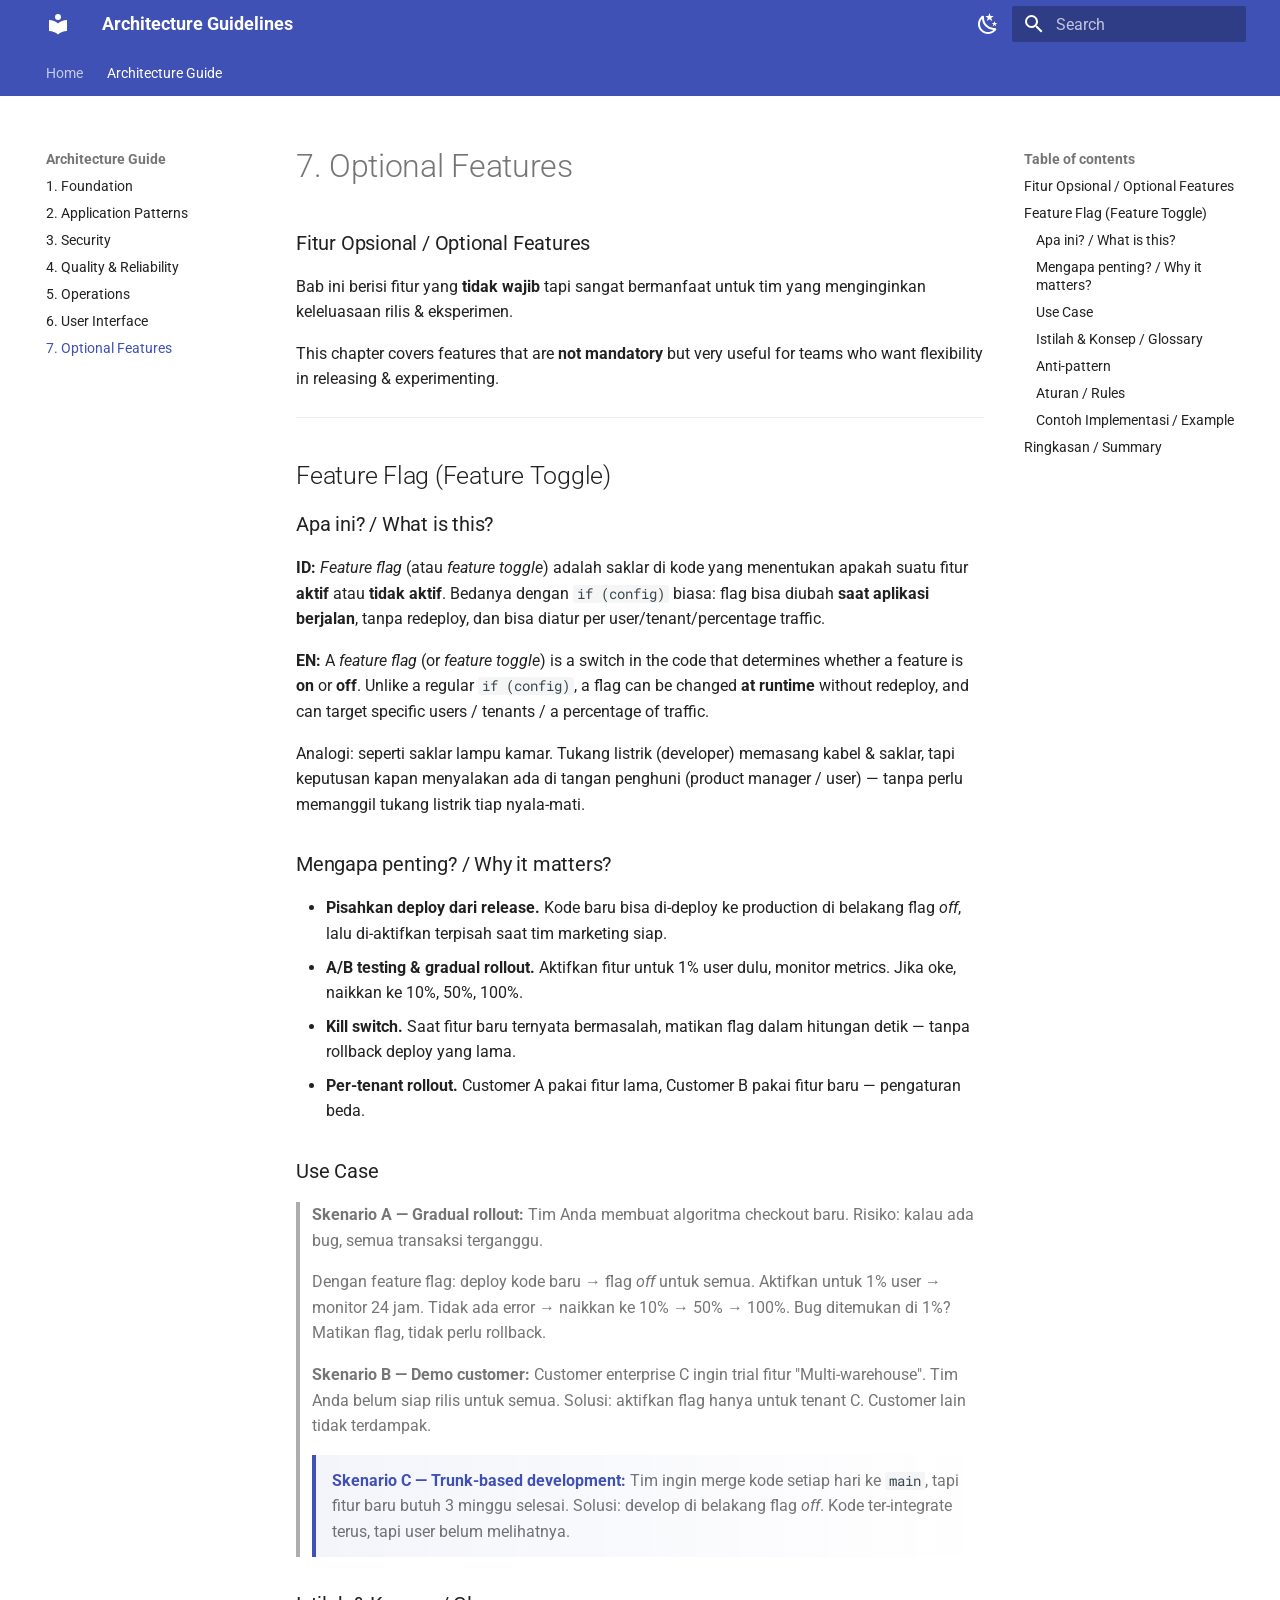
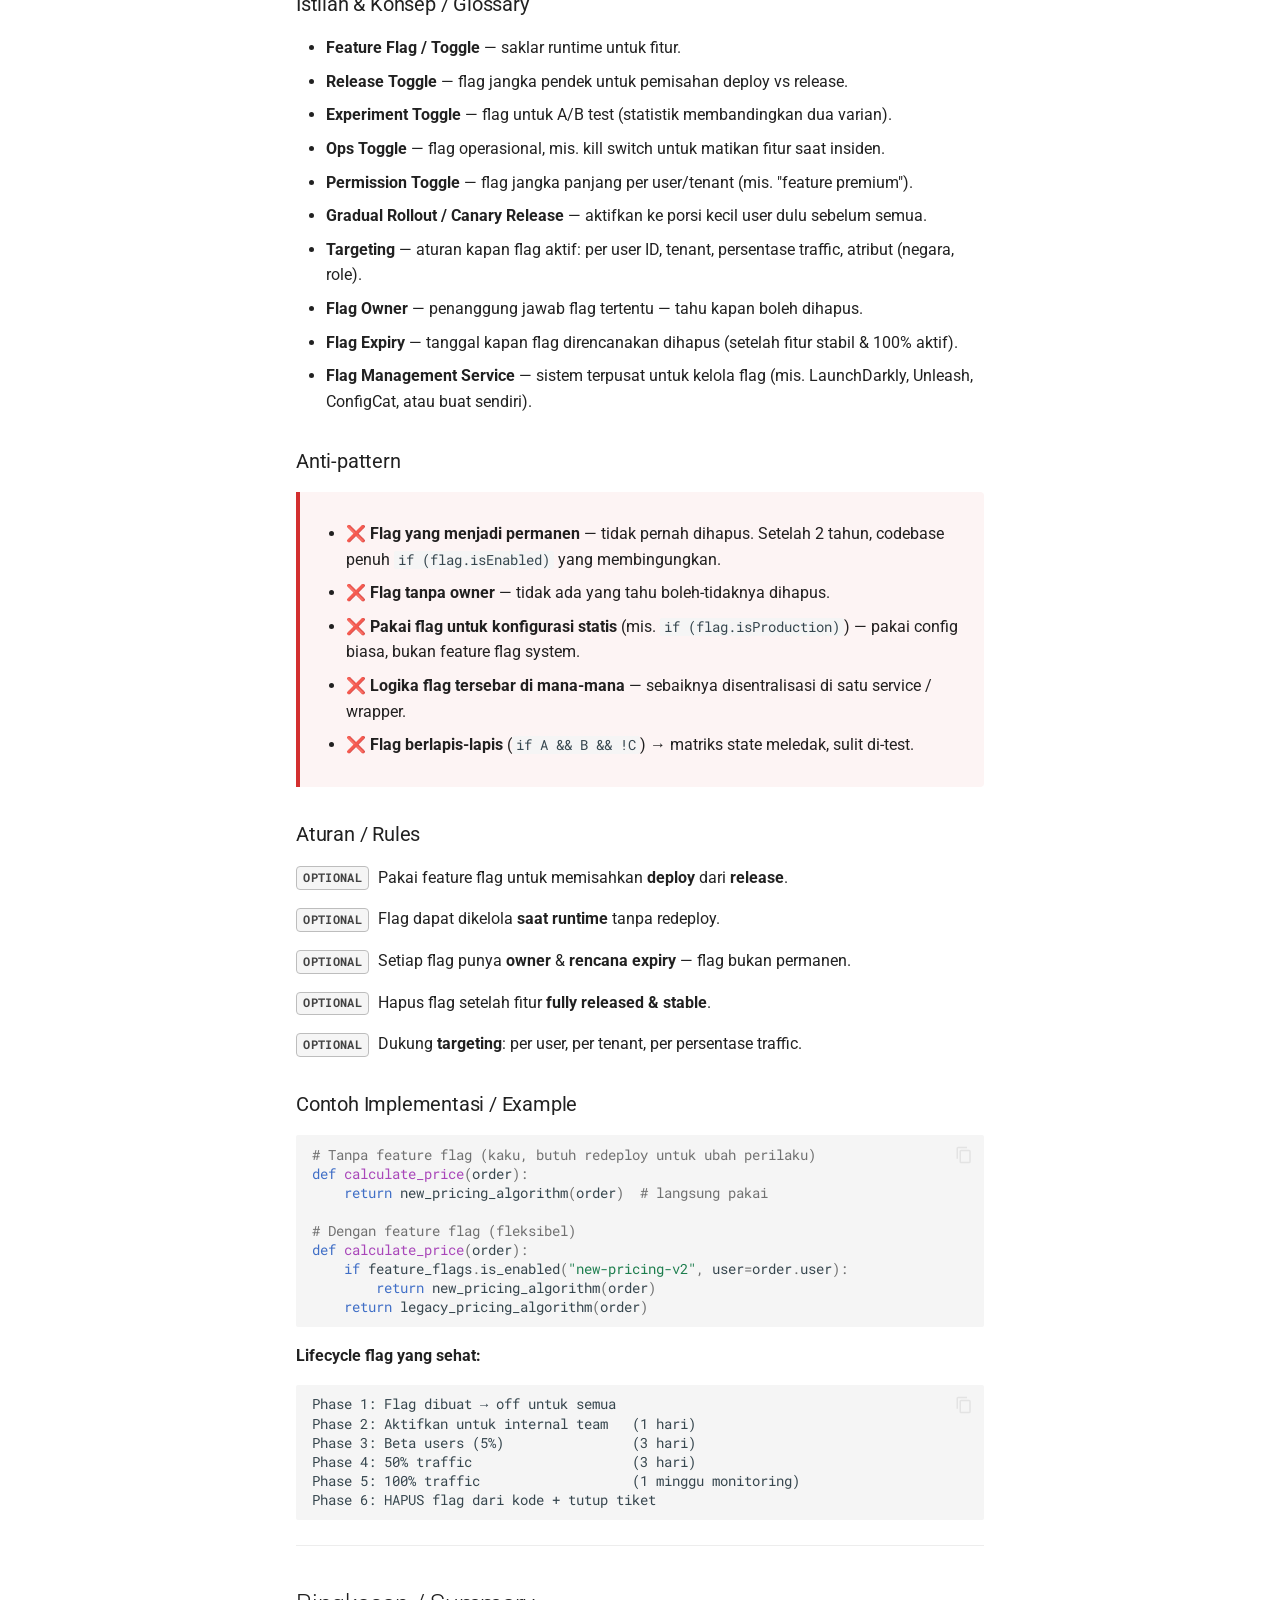
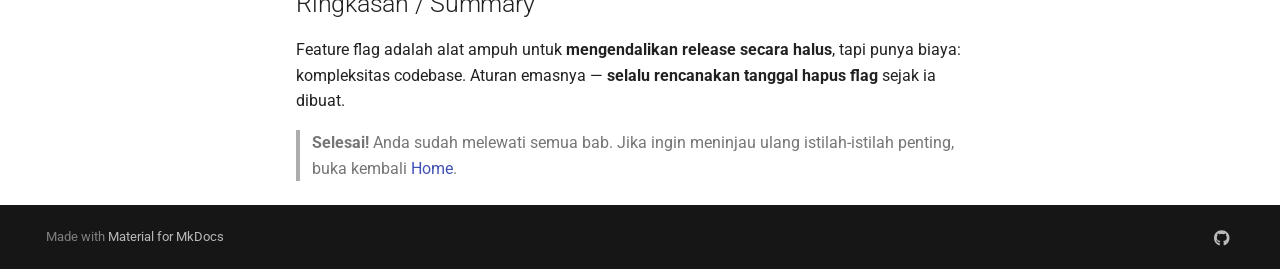
<file: architecture/07-optional-features/index.html>
<!doctype html>
<html lang="en" class="no-js">
  <head>
    
      <meta charset="utf-8">
      <meta name="viewport" content="width=device-width,initial-scale=1">
      
        <meta name="description" content="Panduan arsitektur perangkat lunak untuk semua level developer / Software architecture guidelines for developers at every level.">
      
      
        <meta name="author" content="Architecture Team">
      
      
      
        <link rel="prev" href="../06-user-interface/">
      
      
      
      <link rel="icon" href="../../assets/images/favicon.png">
      <meta name="generator" content="mkdocs-1.6.1, mkdocs-material-9.5.42">
    
    
      
        <title>7. Optional Features - Architecture Guidelines</title>
      
    
    
      <link rel="stylesheet" href="../../assets/stylesheets/main.0253249f.min.css">
      
        
        <link rel="stylesheet" href="../../assets/stylesheets/palette.06af60db.min.css">
      
      


    
    
      
    
    
      
        
        
        <link rel="preconnect" href="https://fonts.gstatic.com" crossorigin>
        <link rel="stylesheet" href="https://fonts.googleapis.com/css?family=Roboto:300,300i,400,400i,700,700i%7CRoboto+Mono:400,400i,700,700i&display=fallback">
        <style>:root{--md-text-font:"Roboto";--md-code-font:"Roboto Mono"}</style>
      
    
    
      <link rel="stylesheet" href="../../stylesheets/extra.css">
    
    <script>__md_scope=new URL("../..",location),__md_hash=e=>[...e].reduce(((e,_)=>(e<<5)-e+_.charCodeAt(0)),0),__md_get=(e,_=localStorage,t=__md_scope)=>JSON.parse(_.getItem(t.pathname+"."+e)),__md_set=(e,_,t=localStorage,a=__md_scope)=>{try{t.setItem(a.pathname+"."+e,JSON.stringify(_))}catch(e){}}</script>
    
      

    
    
    
  </head>
  
  
    
    
      
    
    
    
    
    <body dir="ltr" data-md-color-scheme="default" data-md-color-primary="indigo" data-md-color-accent="indigo">
  
    
    <input class="md-toggle" data-md-toggle="drawer" type="checkbox" id="__drawer" autocomplete="off">
    <input class="md-toggle" data-md-toggle="search" type="checkbox" id="__search" autocomplete="off">
    <label class="md-overlay" for="__drawer"></label>
    <div data-md-component="skip">
      
        
        <a href="#7-optional-features" class="md-skip">
          Skip to content
        </a>
      
    </div>
    <div data-md-component="announce">
      
    </div>
    
    
      

<header class="md-header" data-md-component="header">
  <nav class="md-header__inner md-grid" aria-label="Header">
    <a href="../.." title="Architecture Guidelines" class="md-header__button md-logo" aria-label="Architecture Guidelines" data-md-component="logo">
      
  
  <svg xmlns="http://www.w3.org/2000/svg" viewBox="0 0 24 24"><path d="M12 8a3 3 0 0 0 3-3 3 3 0 0 0-3-3 3 3 0 0 0-3 3 3 3 0 0 0 3 3m0 3.54C9.64 9.35 6.5 8 3 8v11c3.5 0 6.64 1.35 9 3.54 2.36-2.19 5.5-3.54 9-3.54V8c-3.5 0-6.64 1.35-9 3.54"/></svg>

    </a>
    <label class="md-header__button md-icon" for="__drawer">
      
      <svg xmlns="http://www.w3.org/2000/svg" viewBox="0 0 24 24"><path d="M3 6h18v2H3zm0 5h18v2H3zm0 5h18v2H3z"/></svg>
    </label>
    <div class="md-header__title" data-md-component="header-title">
      <div class="md-header__ellipsis">
        <div class="md-header__topic">
          <span class="md-ellipsis">
            Architecture Guidelines
          </span>
        </div>
        <div class="md-header__topic" data-md-component="header-topic">
          <span class="md-ellipsis">
            
              7. Optional Features
            
          </span>
        </div>
      </div>
    </div>
    
      
        <form class="md-header__option" data-md-component="palette">
  
    
    
    
    <input class="md-option" data-md-color-media="(prefers-color-scheme: light)" data-md-color-scheme="default" data-md-color-primary="indigo" data-md-color-accent="indigo"  aria-label="Switch to dark mode"  type="radio" name="__palette" id="__palette_0">
    
      <label class="md-header__button md-icon" title="Switch to dark mode" for="__palette_1" hidden>
        <svg xmlns="http://www.w3.org/2000/svg" viewBox="0 0 24 24"><path d="m17.75 4.09-2.53 1.94.91 3.06-2.63-1.81-2.63 1.81.91-3.06-2.53-1.94L12.44 4l1.06-3 1.06 3zm3.5 6.91-1.64 1.25.59 1.98-1.7-1.17-1.7 1.17.59-1.98L15.75 11l2.06-.05L18.5 9l.69 1.95zm-2.28 4.95c.83-.08 1.72 1.1 1.19 1.85-.32.45-.66.87-1.08 1.27C15.17 23 8.84 23 4.94 19.07c-3.91-3.9-3.91-10.24 0-14.14.4-.4.82-.76 1.27-1.08.75-.53 1.93.36 1.85 1.19-.27 2.86.69 5.83 2.89 8.02a9.96 9.96 0 0 0 8.02 2.89m-1.64 2.02a12.08 12.08 0 0 1-7.8-3.47c-2.17-2.19-3.33-5-3.49-7.82-2.81 3.14-2.7 7.96.31 10.98 3.02 3.01 7.84 3.12 10.98.31"/></svg>
      </label>
    
  
    
    
    
    <input class="md-option" data-md-color-media="(prefers-color-scheme: dark)" data-md-color-scheme="slate" data-md-color-primary="indigo" data-md-color-accent="indigo"  aria-label="Switch to light mode"  type="radio" name="__palette" id="__palette_1">
    
      <label class="md-header__button md-icon" title="Switch to light mode" for="__palette_0" hidden>
        <svg xmlns="http://www.w3.org/2000/svg" viewBox="0 0 24 24"><path d="M12 7a5 5 0 0 1 5 5 5 5 0 0 1-5 5 5 5 0 0 1-5-5 5 5 0 0 1 5-5m0 2a3 3 0 0 0-3 3 3 3 0 0 0 3 3 3 3 0 0 0 3-3 3 3 0 0 0-3-3m0-7 2.39 3.42C13.65 5.15 12.84 5 12 5s-1.65.15-2.39.42zM3.34 7l4.16-.35A7.2 7.2 0 0 0 5.94 8.5c-.44.74-.69 1.5-.83 2.29zm.02 10 1.76-3.77a7.131 7.131 0 0 0 2.38 4.14zM20.65 7l-1.77 3.79a7.02 7.02 0 0 0-2.38-4.15zm-.01 10-4.14.36c.59-.51 1.12-1.14 1.54-1.86.42-.73.69-1.5.83-2.29zM12 22l-2.41-3.44c.74.27 1.55.44 2.41.44.82 0 1.63-.17 2.37-.44z"/></svg>
      </label>
    
  
</form>
      
    
    
      <script>var palette=__md_get("__palette");if(palette&&palette.color){if("(prefers-color-scheme)"===palette.color.media){var media=matchMedia("(prefers-color-scheme: light)"),input=document.querySelector(media.matches?"[data-md-color-media='(prefers-color-scheme: light)']":"[data-md-color-media='(prefers-color-scheme: dark)']");palette.color.media=input.getAttribute("data-md-color-media"),palette.color.scheme=input.getAttribute("data-md-color-scheme"),palette.color.primary=input.getAttribute("data-md-color-primary"),palette.color.accent=input.getAttribute("data-md-color-accent")}for(var[key,value]of Object.entries(palette.color))document.body.setAttribute("data-md-color-"+key,value)}</script>
    
    
    
      <label class="md-header__button md-icon" for="__search">
        
        <svg xmlns="http://www.w3.org/2000/svg" viewBox="0 0 24 24"><path d="M9.5 3A6.5 6.5 0 0 1 16 9.5c0 1.61-.59 3.09-1.56 4.23l.27.27h.79l5 5-1.5 1.5-5-5v-.79l-.27-.27A6.52 6.52 0 0 1 9.5 16 6.5 6.5 0 0 1 3 9.5 6.5 6.5 0 0 1 9.5 3m0 2C7 5 5 7 5 9.5S7 14 9.5 14 14 12 14 9.5 12 5 9.5 5"/></svg>
      </label>
      <div class="md-search" data-md-component="search" role="dialog">
  <label class="md-search__overlay" for="__search"></label>
  <div class="md-search__inner" role="search">
    <form class="md-search__form" name="search">
      <input type="text" class="md-search__input" name="query" aria-label="Search" placeholder="Search" autocapitalize="off" autocorrect="off" autocomplete="off" spellcheck="false" data-md-component="search-query" required>
      <label class="md-search__icon md-icon" for="__search">
        
        <svg xmlns="http://www.w3.org/2000/svg" viewBox="0 0 24 24"><path d="M9.5 3A6.5 6.5 0 0 1 16 9.5c0 1.61-.59 3.09-1.56 4.23l.27.27h.79l5 5-1.5 1.5-5-5v-.79l-.27-.27A6.52 6.52 0 0 1 9.5 16 6.5 6.5 0 0 1 3 9.5 6.5 6.5 0 0 1 9.5 3m0 2C7 5 5 7 5 9.5S7 14 9.5 14 14 12 14 9.5 12 5 9.5 5"/></svg>
        
        <svg xmlns="http://www.w3.org/2000/svg" viewBox="0 0 24 24"><path d="M20 11v2H8l5.5 5.5-1.42 1.42L4.16 12l7.92-7.92L13.5 5.5 8 11z"/></svg>
      </label>
      <nav class="md-search__options" aria-label="Search">
        
          <a href="javascript:void(0)" class="md-search__icon md-icon" title="Share" aria-label="Share" data-clipboard data-clipboard-text="" data-md-component="search-share" tabindex="-1">
            
            <svg xmlns="http://www.w3.org/2000/svg" viewBox="0 0 24 24"><path d="M18 16.08c-.76 0-1.44.3-1.96.77L8.91 12.7c.05-.23.09-.46.09-.7s-.04-.47-.09-.7l7.05-4.11c.54.5 1.25.81 2.04.81a3 3 0 0 0 3-3 3 3 0 0 0-3-3 3 3 0 0 0-3 3c0 .24.04.47.09.7L8.04 9.81C7.5 9.31 6.79 9 6 9a3 3 0 0 0-3 3 3 3 0 0 0 3 3c.79 0 1.5-.31 2.04-.81l7.12 4.15c-.05.21-.08.43-.08.66 0 1.61 1.31 2.91 2.92 2.91s2.92-1.3 2.92-2.91A2.92 2.92 0 0 0 18 16.08"/></svg>
          </a>
        
        <button type="reset" class="md-search__icon md-icon" title="Clear" aria-label="Clear" tabindex="-1">
          
          <svg xmlns="http://www.w3.org/2000/svg" viewBox="0 0 24 24"><path d="M19 6.41 17.59 5 12 10.59 6.41 5 5 6.41 10.59 12 5 17.59 6.41 19 12 13.41 17.59 19 19 17.59 13.41 12z"/></svg>
        </button>
      </nav>
      
        <div class="md-search__suggest" data-md-component="search-suggest"></div>
      
    </form>
    <div class="md-search__output">
      <div class="md-search__scrollwrap" tabindex="0" data-md-scrollfix>
        <div class="md-search-result" data-md-component="search-result">
          <div class="md-search-result__meta">
            Initializing search
          </div>
          <ol class="md-search-result__list" role="presentation"></ol>
        </div>
      </div>
    </div>
  </div>
</div>
    
    
  </nav>
  
</header>
    
    <div class="md-container" data-md-component="container">
      
      
        
          
            
<nav class="md-tabs" aria-label="Tabs" data-md-component="tabs">
  <div class="md-grid">
    <ul class="md-tabs__list">
      
        
  
  
  
    <li class="md-tabs__item">
      <a href="../.." class="md-tabs__link">
        
  
    
  
  Home

      </a>
    </li>
  

      
        
  
  
    
  
  
    
    
      <li class="md-tabs__item md-tabs__item--active">
        <a href="../01-foundation/" class="md-tabs__link">
          
  
    
  
  Architecture Guide

        </a>
      </li>
    
  

      
    </ul>
  </div>
</nav>
          
        
      
      <main class="md-main" data-md-component="main">
        <div class="md-main__inner md-grid">
          
            
              
              <div class="md-sidebar md-sidebar--primary" data-md-component="sidebar" data-md-type="navigation" >
                <div class="md-sidebar__scrollwrap">
                  <div class="md-sidebar__inner">
                    


  


<nav class="md-nav md-nav--primary md-nav--lifted" aria-label="Navigation" data-md-level="0">
  <label class="md-nav__title" for="__drawer">
    <a href="../.." title="Architecture Guidelines" class="md-nav__button md-logo" aria-label="Architecture Guidelines" data-md-component="logo">
      
  
  <svg xmlns="http://www.w3.org/2000/svg" viewBox="0 0 24 24"><path d="M12 8a3 3 0 0 0 3-3 3 3 0 0 0-3-3 3 3 0 0 0-3 3 3 3 0 0 0 3 3m0 3.54C9.64 9.35 6.5 8 3 8v11c3.5 0 6.64 1.35 9 3.54 2.36-2.19 5.5-3.54 9-3.54V8c-3.5 0-6.64 1.35-9 3.54"/></svg>

    </a>
    Architecture Guidelines
  </label>
  
  <ul class="md-nav__list" data-md-scrollfix>
    
      
      
  
  
  
  
    <li class="md-nav__item">
      <a href="../.." class="md-nav__link">
        
  
  <span class="md-ellipsis">
    Home
  </span>
  

      </a>
    </li>
  

    
      
      
  
  
    
  
  
  
    
    
      
        
      
        
      
        
      
        
      
        
      
        
      
        
      
    
    
      
        
        
      
      
        
      
    
    
    <li class="md-nav__item md-nav__item--active md-nav__item--section md-nav__item--nested">
      
        
        
        <input class="md-nav__toggle md-toggle " type="checkbox" id="__nav_2" checked>
        
          
          <label class="md-nav__link" for="__nav_2" id="__nav_2_label" tabindex="">
            
  
  <span class="md-ellipsis">
    Architecture Guide
  </span>
  

            <span class="md-nav__icon md-icon"></span>
          </label>
        
        <nav class="md-nav" data-md-level="1" aria-labelledby="__nav_2_label" aria-expanded="true">
          <label class="md-nav__title" for="__nav_2">
            <span class="md-nav__icon md-icon"></span>
            Architecture Guide
          </label>
          <ul class="md-nav__list" data-md-scrollfix>
            
              
                
  
  
  
  
    <li class="md-nav__item">
      <a href="../01-foundation/" class="md-nav__link">
        
  
  <span class="md-ellipsis">
    1. Foundation
  </span>
  

      </a>
    </li>
  

              
            
              
                
  
  
  
  
    <li class="md-nav__item">
      <a href="../02-application-patterns/" class="md-nav__link">
        
  
  <span class="md-ellipsis">
    2. Application Patterns
  </span>
  

      </a>
    </li>
  

              
            
              
                
  
  
  
  
    <li class="md-nav__item">
      <a href="../03-security/" class="md-nav__link">
        
  
  <span class="md-ellipsis">
    3. Security
  </span>
  

      </a>
    </li>
  

              
            
              
                
  
  
  
  
    <li class="md-nav__item">
      <a href="../04-quality-reliability/" class="md-nav__link">
        
  
  <span class="md-ellipsis">
    4. Quality & Reliability
  </span>
  

      </a>
    </li>
  

              
            
              
                
  
  
  
  
    <li class="md-nav__item">
      <a href="../05-operations/" class="md-nav__link">
        
  
  <span class="md-ellipsis">
    5. Operations
  </span>
  

      </a>
    </li>
  

              
            
              
                
  
  
  
  
    <li class="md-nav__item">
      <a href="../06-user-interface/" class="md-nav__link">
        
  
  <span class="md-ellipsis">
    6. User Interface
  </span>
  

      </a>
    </li>
  

              
            
              
                
  
  
    
  
  
  
    <li class="md-nav__item md-nav__item--active">
      
      <input class="md-nav__toggle md-toggle" type="checkbox" id="__toc">
      
      
        
      
      
        <label class="md-nav__link md-nav__link--active" for="__toc">
          
  
  <span class="md-ellipsis">
    7. Optional Features
  </span>
  

          <span class="md-nav__icon md-icon"></span>
        </label>
      
      <a href="./" class="md-nav__link md-nav__link--active">
        
  
  <span class="md-ellipsis">
    7. Optional Features
  </span>
  

      </a>
      
        

<nav class="md-nav md-nav--secondary" aria-label="Table of contents">
  
  
  
    
  
  
    <label class="md-nav__title" for="__toc">
      <span class="md-nav__icon md-icon"></span>
      Table of contents
    </label>
    <ul class="md-nav__list" data-md-component="toc" data-md-scrollfix>
      
        <li class="md-nav__item">
  <a href="#fitur-opsional-optional-features" class="md-nav__link">
    <span class="md-ellipsis">
      Fitur Opsional / Optional Features
    </span>
  </a>
  
</li>
      
        <li class="md-nav__item">
  <a href="#feature-flag-feature-toggle" class="md-nav__link">
    <span class="md-ellipsis">
      Feature Flag (Feature Toggle)
    </span>
  </a>
  
    <nav class="md-nav" aria-label="Feature Flag (Feature Toggle)">
      <ul class="md-nav__list">
        
          <li class="md-nav__item">
  <a href="#apa-ini-what-is-this" class="md-nav__link">
    <span class="md-ellipsis">
      Apa ini? / What is this?
    </span>
  </a>
  
</li>
        
          <li class="md-nav__item">
  <a href="#mengapa-penting-why-it-matters" class="md-nav__link">
    <span class="md-ellipsis">
      Mengapa penting? / Why it matters?
    </span>
  </a>
  
</li>
        
          <li class="md-nav__item">
  <a href="#use-case" class="md-nav__link">
    <span class="md-ellipsis">
      Use Case
    </span>
  </a>
  
</li>
        
          <li class="md-nav__item">
  <a href="#istilah-konsep-glossary" class="md-nav__link">
    <span class="md-ellipsis">
      Istilah &amp; Konsep / Glossary
    </span>
  </a>
  
</li>
        
          <li class="md-nav__item">
  <a href="#anti-pattern" class="md-nav__link">
    <span class="md-ellipsis">
      Anti-pattern
    </span>
  </a>
  
</li>
        
          <li class="md-nav__item">
  <a href="#aturan-rules" class="md-nav__link">
    <span class="md-ellipsis">
      Aturan / Rules
    </span>
  </a>
  
</li>
        
          <li class="md-nav__item">
  <a href="#contoh-implementasi-example" class="md-nav__link">
    <span class="md-ellipsis">
      Contoh Implementasi / Example
    </span>
  </a>
  
</li>
        
      </ul>
    </nav>
  
</li>
      
        <li class="md-nav__item">
  <a href="#ringkasan-summary" class="md-nav__link">
    <span class="md-ellipsis">
      Ringkasan / Summary
    </span>
  </a>
  
</li>
      
    </ul>
  
</nav>
      
    </li>
  

              
            
          </ul>
        </nav>
      
    </li>
  

    
  </ul>
</nav>
                  </div>
                </div>
              </div>
            
            
              
              <div class="md-sidebar md-sidebar--secondary" data-md-component="sidebar" data-md-type="toc" >
                <div class="md-sidebar__scrollwrap">
                  <div class="md-sidebar__inner">
                    

<nav class="md-nav md-nav--secondary" aria-label="Table of contents">
  
  
  
    
  
  
    <label class="md-nav__title" for="__toc">
      <span class="md-nav__icon md-icon"></span>
      Table of contents
    </label>
    <ul class="md-nav__list" data-md-component="toc" data-md-scrollfix>
      
        <li class="md-nav__item">
  <a href="#fitur-opsional-optional-features" class="md-nav__link">
    <span class="md-ellipsis">
      Fitur Opsional / Optional Features
    </span>
  </a>
  
</li>
      
        <li class="md-nav__item">
  <a href="#feature-flag-feature-toggle" class="md-nav__link">
    <span class="md-ellipsis">
      Feature Flag (Feature Toggle)
    </span>
  </a>
  
    <nav class="md-nav" aria-label="Feature Flag (Feature Toggle)">
      <ul class="md-nav__list">
        
          <li class="md-nav__item">
  <a href="#apa-ini-what-is-this" class="md-nav__link">
    <span class="md-ellipsis">
      Apa ini? / What is this?
    </span>
  </a>
  
</li>
        
          <li class="md-nav__item">
  <a href="#mengapa-penting-why-it-matters" class="md-nav__link">
    <span class="md-ellipsis">
      Mengapa penting? / Why it matters?
    </span>
  </a>
  
</li>
        
          <li class="md-nav__item">
  <a href="#use-case" class="md-nav__link">
    <span class="md-ellipsis">
      Use Case
    </span>
  </a>
  
</li>
        
          <li class="md-nav__item">
  <a href="#istilah-konsep-glossary" class="md-nav__link">
    <span class="md-ellipsis">
      Istilah &amp; Konsep / Glossary
    </span>
  </a>
  
</li>
        
          <li class="md-nav__item">
  <a href="#anti-pattern" class="md-nav__link">
    <span class="md-ellipsis">
      Anti-pattern
    </span>
  </a>
  
</li>
        
          <li class="md-nav__item">
  <a href="#aturan-rules" class="md-nav__link">
    <span class="md-ellipsis">
      Aturan / Rules
    </span>
  </a>
  
</li>
        
          <li class="md-nav__item">
  <a href="#contoh-implementasi-example" class="md-nav__link">
    <span class="md-ellipsis">
      Contoh Implementasi / Example
    </span>
  </a>
  
</li>
        
      </ul>
    </nav>
  
</li>
      
        <li class="md-nav__item">
  <a href="#ringkasan-summary" class="md-nav__link">
    <span class="md-ellipsis">
      Ringkasan / Summary
    </span>
  </a>
  
</li>
      
    </ul>
  
</nav>
                  </div>
                </div>
              </div>
            
          
          
            <div class="md-content" data-md-component="content">
              <article class="md-content__inner md-typeset">
                
                  


<h1 id="7-optional-features">7. Optional Features<a class="headerlink" href="#7-optional-features" title="Permanent link">&para;</a></h1>
<h3 id="fitur-opsional-optional-features">Fitur Opsional / Optional Features<a class="headerlink" href="#fitur-opsional-optional-features" title="Permanent link">&para;</a></h3>
<p>Bab ini berisi fitur yang <strong>tidak wajib</strong> tapi sangat bermanfaat untuk tim yang menginginkan keleluasaan rilis &amp; eksperimen.</p>
<p>This chapter covers features that are <strong>not mandatory</strong> but very useful for teams who want flexibility in releasing &amp; experimenting.</p>
<hr />
<h2 id="feature-flag-feature-toggle">Feature Flag (Feature Toggle)<a class="headerlink" href="#feature-flag-feature-toggle" title="Permanent link">&para;</a></h2>
<h3 id="apa-ini-what-is-this">Apa ini? / What is this?<a class="headerlink" href="#apa-ini-what-is-this" title="Permanent link">&para;</a></h3>
<p><strong>ID:</strong> <em>Feature flag</em> (atau <em>feature toggle</em>) adalah saklar di kode yang menentukan apakah suatu fitur <strong>aktif</strong> atau <strong>tidak aktif</strong>. Bedanya dengan <code>if (config)</code> biasa: flag bisa diubah <strong>saat aplikasi berjalan</strong>, tanpa redeploy, dan bisa diatur per user/tenant/percentage traffic.</p>
<p><strong>EN:</strong> A <em>feature flag</em> (or <em>feature toggle</em>) is a switch in the code that determines whether a feature is <strong>on</strong> or <strong>off</strong>. Unlike a regular <code>if (config)</code>, a flag can be changed <strong>at runtime</strong> without redeploy, and can target specific users / tenants / a percentage of traffic.</p>
<p>Analogi: seperti saklar lampu kamar. Tukang listrik (developer) memasang kabel &amp; saklar, tapi keputusan kapan menyalakan ada di tangan penghuni (product manager / user) — tanpa perlu memanggil tukang listrik tiap nyala-mati.</p>
<h3 id="mengapa-penting-why-it-matters">Mengapa penting? / Why it matters?<a class="headerlink" href="#mengapa-penting-why-it-matters" title="Permanent link">&para;</a></h3>
<ul>
<li><strong>Pisahkan deploy dari release.</strong> Kode baru bisa di-deploy ke production di belakang flag <em>off</em>, lalu di-aktifkan terpisah saat tim marketing siap.</li>
<li><strong>A/B testing &amp; gradual rollout.</strong> Aktifkan fitur untuk 1% user dulu, monitor metrics. Jika oke, naikkan ke 10%, 50%, 100%.</li>
<li><strong>Kill switch.</strong> Saat fitur baru ternyata bermasalah, matikan flag dalam hitungan detik — tanpa rollback deploy yang lama.</li>
<li><strong>Per-tenant rollout.</strong> Customer A pakai fitur lama, Customer B pakai fitur baru — pengaturan beda.</li>
</ul>
<h3 id="use-case">Use Case<a class="headerlink" href="#use-case" title="Permanent link">&para;</a></h3>
<blockquote>
<p><strong>Skenario A — Gradual rollout:</strong> Tim Anda membuat algoritma checkout baru. Risiko: kalau ada bug, semua transaksi terganggu.</p>
<p>Dengan feature flag: deploy kode baru → flag <em>off</em> untuk semua. Aktifkan untuk 1% user → monitor 24 jam. Tidak ada error → naikkan ke 10% → 50% → 100%. Bug ditemukan di 1%? Matikan flag, tidak perlu rollback.</p>
<p><strong>Skenario B — Demo customer:</strong> Customer enterprise C ingin trial fitur "Multi-warehouse". Tim Anda belum siap rilis untuk semua. Solusi: aktifkan flag hanya untuk tenant C. Customer lain tidak terdampak.</p>
<p class="usecase"><strong>Skenario C — Trunk-based development:</strong> Tim ingin merge kode setiap hari ke <code>main</code>, tapi fitur baru butuh 3 minggu selesai. Solusi: develop di belakang flag <em>off</em>. Kode ter-integrate terus, tapi user belum melihatnya.</p>
</blockquote>
<h3 id="istilah-konsep-glossary">Istilah &amp; Konsep / Glossary<a class="headerlink" href="#istilah-konsep-glossary" title="Permanent link">&para;</a></h3>
<ul>
<li><strong>Feature Flag / Toggle</strong> — saklar runtime untuk fitur.</li>
<li><strong>Release Toggle</strong> — flag jangka pendek untuk pemisahan deploy vs release.</li>
<li><strong>Experiment Toggle</strong> — flag untuk A/B test (statistik membandingkan dua varian).</li>
<li><strong>Ops Toggle</strong> — flag operasional, mis. kill switch untuk matikan fitur saat insiden.</li>
<li><strong>Permission Toggle</strong> — flag jangka panjang per user/tenant (mis. "feature premium").</li>
<li><strong>Gradual Rollout / Canary Release</strong> — aktifkan ke porsi kecil user dulu sebelum semua.</li>
<li><strong>Targeting</strong> — aturan kapan flag aktif: per user ID, tenant, persentase traffic, atribut (negara, role).</li>
<li><strong>Flag Owner</strong> — penanggung jawab flag tertentu — tahu kapan boleh dihapus.</li>
<li><strong>Flag Expiry</strong> — tanggal kapan flag direncanakan dihapus (setelah fitur stabil &amp; 100% aktif).</li>
<li><strong>Flag Management Service</strong> — sistem terpusat untuk kelola flag (mis. LaunchDarkly, Unleash, ConfigCat, atau buat sendiri).</li>
</ul>
<h3 id="anti-pattern">Anti-pattern<a class="headerlink" href="#anti-pattern" title="Permanent link">&para;</a></h3>
<div class="antipattern">
<ul>
<li>❌ <strong>Flag yang menjadi permanen</strong> — tidak pernah dihapus. Setelah 2 tahun, codebase penuh <code>if (flag.isEnabled)</code> yang membingungkan.</li>
<li>❌ <strong>Flag tanpa owner</strong> — tidak ada yang tahu boleh-tidaknya dihapus.</li>
<li>❌ <strong>Pakai flag untuk konfigurasi statis</strong> (mis. <code>if (flag.isProduction)</code>) — pakai config biasa, bukan feature flag system.</li>
<li>❌ <strong>Logika flag tersebar di mana-mana</strong> — sebaiknya disentralisasi di satu service / wrapper.</li>
<li>❌ <strong>Flag berlapis-lapis</strong> (<code>if A &amp;&amp; B &amp;&amp; !C</code>) → matriks state meledak, sulit di-test.</li>
</ul>
</div>
<h3 id="aturan-rules">Aturan / Rules<a class="headerlink" href="#aturan-rules" title="Permanent link">&para;</a></h3>
<p><span class="badge badge-optional">Optional</span> Pakai feature flag untuk memisahkan <strong>deploy</strong> dari <strong>release</strong>.</p>
<p><span class="badge badge-optional">Optional</span> Flag dapat dikelola <strong>saat runtime</strong> tanpa redeploy.</p>
<p><span class="badge badge-optional">Optional</span> Setiap flag punya <strong>owner</strong> &amp; <strong>rencana expiry</strong> — flag bukan permanen.</p>
<p><span class="badge badge-optional">Optional</span> Hapus flag setelah fitur <strong>fully released &amp; stable</strong>.</p>
<p><span class="badge badge-optional">Optional</span> Dukung <strong>targeting</strong>: per user, per tenant, per persentase traffic.</p>
<h3 id="contoh-implementasi-example">Contoh Implementasi / Example<a class="headerlink" href="#contoh-implementasi-example" title="Permanent link">&para;</a></h3>
<div class="language-python highlight"><pre><span></span><code><span id="__span-0-1"><a id="__codelineno-0-1" name="__codelineno-0-1" href="#__codelineno-0-1"></a><span class="c1"># Tanpa feature flag (kaku, butuh redeploy untuk ubah perilaku)</span>
</span><span id="__span-0-2"><a id="__codelineno-0-2" name="__codelineno-0-2" href="#__codelineno-0-2"></a><span class="k">def</span><span class="w"> </span><span class="nf">calculate_price</span><span class="p">(</span><span class="n">order</span><span class="p">):</span>
</span><span id="__span-0-3"><a id="__codelineno-0-3" name="__codelineno-0-3" href="#__codelineno-0-3"></a>    <span class="k">return</span> <span class="n">new_pricing_algorithm</span><span class="p">(</span><span class="n">order</span><span class="p">)</span>  <span class="c1"># langsung pakai</span>
</span><span id="__span-0-4"><a id="__codelineno-0-4" name="__codelineno-0-4" href="#__codelineno-0-4"></a>
</span><span id="__span-0-5"><a id="__codelineno-0-5" name="__codelineno-0-5" href="#__codelineno-0-5"></a><span class="c1"># Dengan feature flag (fleksibel)</span>
</span><span id="__span-0-6"><a id="__codelineno-0-6" name="__codelineno-0-6" href="#__codelineno-0-6"></a><span class="k">def</span><span class="w"> </span><span class="nf">calculate_price</span><span class="p">(</span><span class="n">order</span><span class="p">):</span>
</span><span id="__span-0-7"><a id="__codelineno-0-7" name="__codelineno-0-7" href="#__codelineno-0-7"></a>    <span class="k">if</span> <span class="n">feature_flags</span><span class="o">.</span><span class="n">is_enabled</span><span class="p">(</span><span class="s2">&quot;new-pricing-v2&quot;</span><span class="p">,</span> <span class="n">user</span><span class="o">=</span><span class="n">order</span><span class="o">.</span><span class="n">user</span><span class="p">):</span>
</span><span id="__span-0-8"><a id="__codelineno-0-8" name="__codelineno-0-8" href="#__codelineno-0-8"></a>        <span class="k">return</span> <span class="n">new_pricing_algorithm</span><span class="p">(</span><span class="n">order</span><span class="p">)</span>
</span><span id="__span-0-9"><a id="__codelineno-0-9" name="__codelineno-0-9" href="#__codelineno-0-9"></a>    <span class="k">return</span> <span class="n">legacy_pricing_algorithm</span><span class="p">(</span><span class="n">order</span><span class="p">)</span>
</span></code></pre></div>
<p><strong>Lifecycle flag yang sehat:</strong></p>
<div class="language-text highlight"><pre><span></span><code><span id="__span-1-1"><a id="__codelineno-1-1" name="__codelineno-1-1" href="#__codelineno-1-1"></a>Phase 1: Flag dibuat → off untuk semua
</span><span id="__span-1-2"><a id="__codelineno-1-2" name="__codelineno-1-2" href="#__codelineno-1-2"></a>Phase 2: Aktifkan untuk internal team   (1 hari)
</span><span id="__span-1-3"><a id="__codelineno-1-3" name="__codelineno-1-3" href="#__codelineno-1-3"></a>Phase 3: Beta users (5%)                (3 hari)
</span><span id="__span-1-4"><a id="__codelineno-1-4" name="__codelineno-1-4" href="#__codelineno-1-4"></a>Phase 4: 50% traffic                    (3 hari)
</span><span id="__span-1-5"><a id="__codelineno-1-5" name="__codelineno-1-5" href="#__codelineno-1-5"></a>Phase 5: 100% traffic                   (1 minggu monitoring)
</span><span id="__span-1-6"><a id="__codelineno-1-6" name="__codelineno-1-6" href="#__codelineno-1-6"></a>Phase 6: HAPUS flag dari kode + tutup tiket
</span></code></pre></div>
<hr />
<h2 id="ringkasan-summary">Ringkasan / Summary<a class="headerlink" href="#ringkasan-summary" title="Permanent link">&para;</a></h2>
<p>Feature flag adalah alat ampuh untuk <strong>mengendalikan release secara halus</strong>, tapi punya biaya: kompleksitas codebase. Aturan emasnya — <strong>selalu rencanakan tanggal hapus flag</strong> sejak ia dibuat.</p>
<blockquote>
<p><strong>Selesai!</strong> Anda sudah melewati semua bab. Jika ingin meninjau ulang istilah-istilah penting, buka kembali <a href="../../">Home</a>.</p>
</blockquote>












                
              </article>
            </div>
          
          
  <script>var tabs=__md_get("__tabs");if(Array.isArray(tabs))e:for(var set of document.querySelectorAll(".tabbed-set")){var labels=set.querySelector(".tabbed-labels");for(var tab of tabs)for(var label of labels.getElementsByTagName("label"))if(label.innerText.trim()===tab){var input=document.getElementById(label.htmlFor);input.checked=!0;continue e}}</script>

<script>var target=document.getElementById(location.hash.slice(1));target&&target.name&&(target.checked=target.name.startsWith("__tabbed_"))</script>
        </div>
        
          <button type="button" class="md-top md-icon" data-md-component="top" hidden>
  
  <svg xmlns="http://www.w3.org/2000/svg" viewBox="0 0 24 24"><path d="M13 20h-2V8l-5.5 5.5-1.42-1.42L12 4.16l7.92 7.92-1.42 1.42L13 8z"/></svg>
  Back to top
</button>
        
      </main>
      
        <footer class="md-footer">
  
  <div class="md-footer-meta md-typeset">
    <div class="md-footer-meta__inner md-grid">
      <div class="md-copyright">
  
  
    Made with
    <a href="https://squidfunk.github.io/mkdocs-material/" target="_blank" rel="noopener">
      Material for MkDocs
    </a>
  
</div>
      
        <div class="md-social">
  
    
    
    
    
      
      
    
    <a href="https://github.com/" target="_blank" rel="noopener" title="github.com" class="md-social__link">
      <svg xmlns="http://www.w3.org/2000/svg" viewBox="0 0 496 512"><!--! Font Awesome Free 6.6.0 by @fontawesome - https://fontawesome.com License - https://fontawesome.com/license/free (Icons: CC BY 4.0, Fonts: SIL OFL 1.1, Code: MIT License) Copyright 2024 Fonticons, Inc.--><path d="M165.9 397.4c0 2-2.3 3.6-5.2 3.6-3.3.3-5.6-1.3-5.6-3.6 0-2 2.3-3.6 5.2-3.6 3-.3 5.6 1.3 5.6 3.6m-31.1-4.5c-.7 2 1.3 4.3 4.3 4.9 2.6 1 5.6 0 6.2-2s-1.3-4.3-4.3-5.2c-2.6-.7-5.5.3-6.2 2.3m44.2-1.7c-2.9.7-4.9 2.6-4.6 4.9.3 2 2.9 3.3 5.9 2.6 2.9-.7 4.9-2.6 4.6-4.6-.3-1.9-3-3.2-5.9-2.9M244.8 8C106.1 8 0 113.3 0 252c0 110.9 69.8 205.8 169.5 239.2 12.8 2.3 17.3-5.6 17.3-12.1 0-6.2-.3-40.4-.3-61.4 0 0-70 15-84.7-29.8 0 0-11.4-29.1-27.8-36.6 0 0-22.9-15.7 1.6-15.4 0 0 24.9 2 38.6 25.8 21.9 38.6 58.6 27.5 72.9 20.9 2.3-16 8.8-27.1 16-33.7-55.9-6.2-112.3-14.3-112.3-110.5 0-27.5 7.6-41.3 23.6-58.9-2.6-6.5-11.1-33.3 2.6-67.9 20.9-6.5 69 27 69 27 20-5.6 41.5-8.5 62.8-8.5s42.8 2.9 62.8 8.5c0 0 48.1-33.6 69-27 13.7 34.7 5.2 61.4 2.6 67.9 16 17.7 25.8 31.5 25.8 58.9 0 96.5-58.9 104.2-114.8 110.5 9.2 7.9 17 22.9 17 46.4 0 33.7-.3 75.4-.3 83.6 0 6.5 4.6 14.4 17.3 12.1C428.2 457.8 496 362.9 496 252 496 113.3 383.5 8 244.8 8M97.2 352.9c-1.3 1-1 3.3.7 5.2 1.6 1.6 3.9 2.3 5.2 1 1.3-1 1-3.3-.7-5.2-1.6-1.6-3.9-2.3-5.2-1m-10.8-8.1c-.7 1.3.3 2.9 2.3 3.9 1.6 1 3.6.7 4.3-.7.7-1.3-.3-2.9-2.3-3.9-2-.6-3.6-.3-4.3.7m32.4 35.6c-1.6 1.3-1 4.3 1.3 6.2 2.3 2.3 5.2 2.6 6.5 1 1.3-1.3.7-4.3-1.3-6.2-2.2-2.3-5.2-2.6-6.5-1m-11.4-14.7c-1.6 1-1.6 3.6 0 5.9s4.3 3.3 5.6 2.3c1.6-1.3 1.6-3.9 0-6.2-1.4-2.3-4-3.3-5.6-2"/></svg>
    </a>
  
</div>
      
    </div>
  </div>
</footer>
      
    </div>
    <div class="md-dialog" data-md-component="dialog">
      <div class="md-dialog__inner md-typeset"></div>
    </div>
    
    
    <script id="__config" type="application/json">{"base": "../..", "features": ["navigation.tabs", "navigation.sections", "navigation.expand", "navigation.top", "navigation.indexes", "navigation.tracking", "toc.follow", "search.suggest", "search.highlight", "search.share", "content.code.copy", "content.code.annotate", "content.tabs.link"], "search": "../../assets/javascripts/workers/search.6ce7567c.min.js", "translations": {"clipboard.copied": "Copied to clipboard", "clipboard.copy": "Copy to clipboard", "search.result.more.one": "1 more on this page", "search.result.more.other": "# more on this page", "search.result.none": "No matching documents", "search.result.one": "1 matching document", "search.result.other": "# matching documents", "search.result.placeholder": "Type to start searching", "search.result.term.missing": "Missing", "select.version": "Select version"}}</script>
    
    
      <script src="../../assets/javascripts/bundle.83f73b43.min.js"></script>
      
    
  </body>
</html>
</file>
<file: stylesheets/extra.css>
/* ============================================================
   Architecture Guidelines — Custom Styles
   ============================================================ */

/* Badges for rule classification ----------------------------- */
.badge {
  display: inline-block;
  padding: 0.15em 0.55em;
  font-size: 0.72em;
  font-weight: 700;
  letter-spacing: 0.03em;
  text-transform: uppercase;
  border-radius: 4px;
  margin-right: 0.4em;
  vertical-align: middle;
  white-space: nowrap;
  font-family: var(--md-code-font);
}

.badge-mandatory {
  background-color: #e3f2fd;
  color: #0d47a1;
  border: 1px solid #90caf9;
}

.badge-optional {
  background-color: #f5f5f5;
  color: #424242;
  border: 1px solid #bdbdbd;
}

/* Dark mode variants ---------------------------------------- */
[data-md-color-scheme="slate"] .badge-mandatory {
  background-color: rgba(33, 150, 243, 0.15);
  color: #90caf9;
  border-color: #1976d2;
}

[data-md-color-scheme="slate"] .badge-optional {
  background-color: rgba(255, 255, 255, 0.08);
  color: #bdbdbd;
  border-color: #616161;
}

/* Bilingual heading helper ---------------------------------- */
.bi-lang {
  display: block;
  font-size: 0.85em;
  font-weight: 400;
  color: var(--md-default-fg-color--light);
  margin-top: 0.15em;
}

/* Use Case callout ------------------------------------------ */
.usecase {
  background: linear-gradient(90deg, rgba(63, 81, 181, 0.06), transparent);
  border-left: 4px solid #3f51b5;
  padding: 0.8em 1em;
  margin: 1em 0;
  border-radius: 0 4px 4px 0;
}

.usecase strong:first-child {
  color: #3f51b5;
}

[data-md-color-scheme="slate"] .usecase {
  background: linear-gradient(90deg, rgba(121, 134, 203, 0.12), transparent);
  border-left-color: #7986cb;
}

[data-md-color-scheme="slate"] .usecase strong:first-child {
  color: #9fa8da;
}

/* Glossary term styling ------------------------------------- */
.glossary dt {
  font-weight: 700;
  color: var(--md-primary-fg-color);
  margin-top: 0.6em;
}

/* Anti-pattern warning -------------------------------------- */
.antipattern {
  border-left: 4px solid #d32f2f;
  background: rgba(211, 47, 47, 0.05);
  padding: 0.8em 1em;
  margin: 1em 0;
  border-radius: 0 4px 4px 0;
}

[data-md-color-scheme="slate"] .antipattern {
  background: rgba(239, 83, 80, 0.1);
  border-left-color: #ef5350;
}
</file>
<file: assets/stylesheets/main.0253249f.min.css>
@charset "UTF-8";html{-webkit-text-size-adjust:none;-moz-text-size-adjust:none;text-size-adjust:none;box-sizing:border-box}*,:after,:before{box-sizing:inherit}@media (prefers-reduced-motion){*,:after,:before{transition:none!important}}body{margin:0}a,button,input,label{-webkit-tap-highlight-color:transparent}a{color:inherit;text-decoration:none}hr{border:0;box-sizing:initial;display:block;height:.05rem;overflow:visible;padding:0}small{font-size:80%}sub,sup{line-height:1em}img{border-style:none}table{border-collapse:initial;border-spacing:0}td,th{font-weight:400;vertical-align:top}button{background:#0000;border:0;font-family:inherit;font-size:inherit;margin:0;padding:0}input{border:0;outline:none}:root{--md-primary-fg-color:#4051b5;--md-primary-fg-color--light:#5d6cc0;--md-primary-fg-color--dark:#303fa1;--md-primary-bg-color:#fff;--md-primary-bg-color--light:#ffffffb3;--md-accent-fg-color:#526cfe;--md-accent-fg-color--transparent:#526cfe1a;--md-accent-bg-color:#fff;--md-accent-bg-color--light:#ffffffb3}[data-md-color-scheme=default]{color-scheme:light}[data-md-color-scheme=default] img[src$="#gh-dark-mode-only"],[data-md-color-scheme=default] img[src$="#only-dark"]{display:none}:root,[data-md-color-scheme=default]{--md-hue:225deg;--md-default-fg-color:#000000de;--md-default-fg-color--light:#0000008a;--md-default-fg-color--lighter:#00000052;--md-default-fg-color--lightest:#00000012;--md-default-bg-color:#fff;--md-default-bg-color--light:#ffffffb3;--md-default-bg-color--lighter:#ffffff4d;--md-default-bg-color--lightest:#ffffff1f;--md-code-fg-color:#36464e;--md-code-bg-color:#f5f5f5;--md-code-hl-color:#4287ff;--md-code-hl-color--light:#4287ff1a;--md-code-hl-number-color:#d52a2a;--md-code-hl-special-color:#db1457;--md-code-hl-function-color:#a846b9;--md-code-hl-constant-color:#6e59d9;--md-code-hl-keyword-color:#3f6ec6;--md-code-hl-string-color:#1c7d4d;--md-code-hl-name-color:var(--md-code-fg-color);--md-code-hl-operator-color:var(--md-default-fg-color--light);--md-code-hl-punctuation-color:var(--md-default-fg-color--light);--md-code-hl-comment-color:var(--md-default-fg-color--light);--md-code-hl-generic-color:var(--md-default-fg-color--light);--md-code-hl-variable-color:var(--md-default-fg-color--light);--md-typeset-color:var(--md-default-fg-color);--md-typeset-a-color:var(--md-primary-fg-color);--md-typeset-del-color:#f5503d26;--md-typeset-ins-color:#0bd57026;--md-typeset-kbd-color:#fafafa;--md-typeset-kbd-accent-color:#fff;--md-typeset-kbd-border-color:#b8b8b8;--md-typeset-mark-color:#ffff0080;--md-typeset-table-color:#0000001f;--md-typeset-table-color--light:rgba(0,0,0,.035);--md-admonition-fg-color:var(--md-default-fg-color);--md-admonition-bg-color:var(--md-default-bg-color);--md-warning-fg-color:#000000de;--md-warning-bg-color:#ff9;--md-footer-fg-color:#fff;--md-footer-fg-color--light:#ffffffb3;--md-footer-fg-color--lighter:#ffffff73;--md-footer-bg-color:#000000de;--md-footer-bg-color--dark:#00000052;--md-shadow-z1:0 0.2rem 0.5rem #0000000d,0 0 0.05rem #0000001a;--md-shadow-z2:0 0.2rem 0.5rem #0000001a,0 0 0.05rem #00000040;--md-shadow-z3:0 0.2rem 0.5rem #0003,0 0 0.05rem #00000059}.md-icon svg{fill:currentcolor;display:block;height:1.2rem;width:1.2rem}body{-webkit-font-smoothing:antialiased;-moz-osx-font-smoothing:grayscale;--md-text-font-family:var(--md-text-font,_),-apple-system,BlinkMacSystemFont,Helvetica,Arial,sans-serif;--md-code-font-family:var(--md-code-font,_),SFMono-Regular,Consolas,Menlo,monospace}aside,body,input{font-feature-settings:"kern","liga";color:var(--md-typeset-color);font-family:var(--md-text-font-family)}code,kbd,pre{font-feature-settings:"kern";font-family:var(--md-code-font-family)}:root{--md-typeset-table-sort-icon:url('data:image/svg+xml;charset=utf-8,<svg xmlns="http://www.w3.org/2000/svg" viewBox="0 0 24 24"><path d="m18 21-4-4h3V7h-3l4-4 4 4h-3v10h3M2 19v-2h10v2M2 13v-2h7v2M2 7V5h4v2z"/></svg>');--md-typeset-table-sort-icon--asc:url('data:image/svg+xml;charset=utf-8,<svg xmlns="http://www.w3.org/2000/svg" viewBox="0 0 24 24"><path d="M19 17h3l-4 4-4-4h3V3h2M2 17h10v2H2M6 5v2H2V5m0 6h7v2H2z"/></svg>');--md-typeset-table-sort-icon--desc:url('data:image/svg+xml;charset=utf-8,<svg xmlns="http://www.w3.org/2000/svg" viewBox="0 0 24 24"><path d="M19 7h3l-4-4-4 4h3v14h2M2 17h10v2H2M6 5v2H2V5m0 6h7v2H2z"/></svg>')}.md-typeset{-webkit-print-color-adjust:exact;color-adjust:exact;font-size:.8rem;line-height:1.6}@media print{.md-typeset{font-size:.68rem}}.md-typeset blockquote,.md-typeset dl,.md-typeset figure,.md-typeset ol,.md-typeset pre,.md-typeset ul{margin-bottom:1em;margin-top:1em}.md-typeset h1{color:var(--md-default-fg-color--light);font-size:2em;line-height:1.3;margin:0 0 1.25em}.md-typeset h1,.md-typeset h2{font-weight:300;letter-spacing:-.01em}.md-typeset h2{font-size:1.5625em;line-height:1.4;margin:1.6em 0 .64em}.md-typeset h3{font-size:1.25em;font-weight:400;letter-spacing:-.01em;line-height:1.5;margin:1.6em 0 .8em}.md-typeset h2+h3{margin-top:.8em}.md-typeset h4{font-weight:700;letter-spacing:-.01em;margin:1em 0}.md-typeset h5,.md-typeset h6{color:var(--md-default-fg-color--light);font-size:.8em;font-weight:700;letter-spacing:-.01em;margin:1.25em 0}.md-typeset h5{text-transform:uppercase}.md-typeset hr{border-bottom:.05rem solid var(--md-default-fg-color--lightest);display:flow-root;margin:1.5em 0}.md-typeset a{color:var(--md-typeset-a-color);word-break:break-word}.md-typeset a,.md-typeset a:before{transition:color 125ms}.md-typeset a:focus,.md-typeset a:hover{color:var(--md-accent-fg-color)}.md-typeset a:focus code,.md-typeset a:hover code{background-color:var(--md-accent-fg-color--transparent)}.md-typeset a code{color:currentcolor;transition:background-color 125ms}.md-typeset a.focus-visible{outline-color:var(--md-accent-fg-color);outline-offset:.2rem}.md-typeset code,.md-typeset kbd,.md-typeset pre{color:var(--md-code-fg-color);direction:ltr;font-variant-ligatures:none}@media print{.md-typeset code,.md-typeset kbd,.md-typeset pre{white-space:pre-wrap}}.md-typeset code{background-color:var(--md-code-bg-color);border-radius:.1rem;-webkit-box-decoration-break:clone;box-decoration-break:clone;font-size:.85em;padding:0 .2941176471em;word-break:break-word}.md-typeset code:not(.focus-visible){-webkit-tap-highlight-color:transparent;outline:none}.md-typeset pre{display:flow-root;line-height:1.4;position:relative}.md-typeset pre>code{-webkit-box-decoration-break:slice;box-decoration-break:slice;box-shadow:none;display:block;margin:0;outline-color:var(--md-accent-fg-color);overflow:auto;padding:.7720588235em 1.1764705882em;scrollbar-color:var(--md-default-fg-color--lighter) #0000;scrollbar-width:thin;touch-action:auto;word-break:normal}.md-typeset pre>code:hover{scrollbar-color:var(--md-accent-fg-color) #0000}.md-typeset pre>code::-webkit-scrollbar{height:.2rem;width:.2rem}.md-typeset pre>code::-webkit-scrollbar-thumb{background-color:var(--md-default-fg-color--lighter)}.md-typeset pre>code::-webkit-scrollbar-thumb:hover{background-color:var(--md-accent-fg-color)}.md-typeset kbd{background-color:var(--md-typeset-kbd-color);border-radius:.1rem;box-shadow:0 .1rem 0 .05rem var(--md-typeset-kbd-border-color),0 .1rem 0 var(--md-typeset-kbd-border-color),0 -.1rem .2rem var(--md-typeset-kbd-accent-color) inset;color:var(--md-default-fg-color);display:inline-block;font-size:.75em;padding:0 .6666666667em;vertical-align:text-top;word-break:break-word}.md-typeset mark{background-color:var(--md-typeset-mark-color);-webkit-box-decoration-break:clone;box-decoration-break:clone;color:inherit;word-break:break-word}.md-typeset abbr{border-bottom:.05rem dotted var(--md-default-fg-color--light);cursor:help;text-decoration:none}.md-typeset small{opacity:.75}[dir=ltr] .md-typeset sub,[dir=ltr] .md-typeset sup{margin-left:.078125em}[dir=rtl] .md-typeset sub,[dir=rtl] .md-typeset sup{margin-right:.078125em}[dir=ltr] .md-typeset blockquote{padding-left:.6rem}[dir=rtl] .md-typeset blockquote{padding-right:.6rem}[dir=ltr] .md-typeset blockquote{border-left:.2rem solid var(--md-default-fg-color--lighter)}[dir=rtl] .md-typeset blockquote{border-right:.2rem solid var(--md-default-fg-color--lighter)}.md-typeset blockquote{color:var(--md-default-fg-color--light);margin-left:0;margin-right:0}.md-typeset ul{list-style-type:disc}.md-typeset ul[type]{list-style-type:revert-layer}[dir=ltr] .md-typeset ol,[dir=ltr] .md-typeset ul{margin-left:.625em}[dir=rtl] .md-typeset ol,[dir=rtl] .md-typeset ul{margin-right:.625em}.md-typeset ol,.md-typeset ul{padding:0}.md-typeset ol:not([hidden]),.md-typeset ul:not([hidden]){display:flow-root}.md-typeset ol ol,.md-typeset ul ol{list-style-type:lower-alpha}.md-typeset ol ol ol,.md-typeset ul ol ol{list-style-type:lower-roman}.md-typeset ol ol ol ol,.md-typeset ul ol ol ol{list-style-type:upper-alpha}.md-typeset ol ol ol ol ol,.md-typeset ul ol ol ol ol{list-style-type:upper-roman}.md-typeset ol[type],.md-typeset ul[type]{list-style-type:revert-layer}[dir=ltr] .md-typeset ol li,[dir=ltr] .md-typeset ul li{margin-left:1.25em}[dir=rtl] .md-typeset ol li,[dir=rtl] .md-typeset ul li{margin-right:1.25em}.md-typeset ol li,.md-typeset ul li{margin-bottom:.5em}.md-typeset ol li blockquote,.md-typeset ol li p,.md-typeset ul li blockquote,.md-typeset ul li p{margin:.5em 0}.md-typeset ol li:last-child,.md-typeset ul li:last-child{margin-bottom:0}[dir=ltr] .md-typeset ol li ol,[dir=ltr] .md-typeset ol li ul,[dir=ltr] .md-typeset ul li ol,[dir=ltr] .md-typeset ul li ul{margin-left:.625em}[dir=rtl] .md-typeset ol li ol,[dir=rtl] .md-typeset ol li ul,[dir=rtl] .md-typeset ul li ol,[dir=rtl] .md-typeset ul li ul{margin-right:.625em}.md-typeset ol li ol,.md-typeset ol li ul,.md-typeset ul li ol,.md-typeset ul li ul{margin-bottom:.5em;margin-top:.5em}[dir=ltr] .md-typeset dd{margin-left:1.875em}[dir=rtl] .md-typeset dd{margin-right:1.875em}.md-typeset dd{margin-bottom:1.5em;margin-top:1em}.md-typeset img,.md-typeset svg,.md-typeset video{height:auto;max-width:100%}.md-typeset img[align=left]{margin:1em 1em 1em 0}.md-typeset img[align=right]{margin:1em 0 1em 1em}.md-typeset img[align]:only-child{margin-top:0}.md-typeset figure{display:flow-root;margin:1em auto;max-width:100%;text-align:center;width:-moz-fit-content;width:fit-content}.md-typeset figure img{display:block;margin:0 auto}.md-typeset figcaption{font-style:italic;margin:1em auto;max-width:24rem}.md-typeset iframe{max-width:100%}.md-typeset table:not([class]){background-color:var(--md-default-bg-color);border:.05rem solid var(--md-typeset-table-color);border-radius:.1rem;display:inline-block;font-size:.64rem;max-width:100%;overflow:auto;touch-action:auto}@media print{.md-typeset table:not([class]){display:table}}.md-typeset table:not([class])+*{margin-top:1.5em}.md-typeset table:not([class]) td>:first-child,.md-typeset table:not([class]) th>:first-child{margin-top:0}.md-typeset table:not([class]) td>:last-child,.md-typeset table:not([class]) th>:last-child{margin-bottom:0}.md-typeset table:not([class]) td:not([align]),.md-typeset table:not([class]) th:not([align]){text-align:left}[dir=rtl] .md-typeset table:not([class]) td:not([align]),[dir=rtl] .md-typeset table:not([class]) th:not([align]){text-align:right}.md-typeset table:not([class]) th{font-weight:700;min-width:5rem;padding:.9375em 1.25em;vertical-align:top}.md-typeset table:not([class]) td{border-top:.05rem solid var(--md-typeset-table-color);padding:.9375em 1.25em;vertical-align:top}.md-typeset table:not([class]) tbody tr{transition:background-color 125ms}.md-typeset table:not([class]) tbody tr:hover{background-color:var(--md-typeset-table-color--light);box-shadow:0 .05rem 0 var(--md-default-bg-color) inset}.md-typeset table:not([class]) a{word-break:normal}.md-typeset table th[role=columnheader]{cursor:pointer}[dir=ltr] .md-typeset table th[role=columnheader]:after{margin-left:.5em}[dir=rtl] .md-typeset table th[role=columnheader]:after{margin-right:.5em}.md-typeset table th[role=columnheader]:after{content:"";display:inline-block;height:1.2em;-webkit-mask-image:var(--md-typeset-table-sort-icon);mask-image:var(--md-typeset-table-sort-icon);-webkit-mask-repeat:no-repeat;mask-repeat:no-repeat;-webkit-mask-size:contain;mask-size:contain;transition:background-color 125ms;vertical-align:text-bottom;width:1.2em}.md-typeset table th[role=columnheader]:hover:after{background-color:var(--md-default-fg-color--lighter)}.md-typeset table th[role=columnheader][aria-sort=ascending]:after{background-color:var(--md-default-fg-color--light);-webkit-mask-image:var(--md-typeset-table-sort-icon--asc);mask-image:var(--md-typeset-table-sort-icon--asc)}.md-typeset table th[role=columnheader][aria-sort=descending]:after{background-color:var(--md-default-fg-color--light);-webkit-mask-image:var(--md-typeset-table-sort-icon--desc);mask-image:var(--md-typeset-table-sort-icon--desc)}.md-typeset__scrollwrap{margin:1em -.8rem;overflow-x:auto;touch-action:auto}.md-typeset__table{display:inline-block;margin-bottom:.5em;padding:0 .8rem}@media print{.md-typeset__table{display:block}}html .md-typeset__table table{display:table;margin:0;overflow:hidden;width:100%}@media screen and (max-width:44.984375em){.md-content__inner>pre{margin:1em -.8rem}.md-content__inner>pre code{border-radius:0}}.md-typeset .md-author{border-radius:100%;display:block;flex-shrink:0;height:1.6rem;overflow:hidden;position:relative;transition:color 125ms,transform 125ms;width:1.6rem}.md-typeset .md-author img{display:block}.md-typeset .md-author--more{background:var(--md-default-fg-color--lightest);color:var(--md-default-fg-color--lighter);font-size:.6rem;font-weight:700;line-height:1.6rem;text-align:center}.md-typeset .md-author--long{height:2.4rem;width:2.4rem}.md-typeset a.md-author{transform:scale(1)}.md-typeset a.md-author img{border-radius:100%;filter:grayscale(100%) opacity(75%);transition:filter 125ms}.md-typeset a.md-author:focus,.md-typeset a.md-author:hover{transform:scale(1.1);z-index:1}.md-typeset a.md-author:focus img,.md-typeset a.md-author:hover img{filter:grayscale(0)}.md-banner{background-color:var(--md-footer-bg-color);color:var(--md-footer-fg-color);overflow:auto}@media print{.md-banner{display:none}}.md-banner--warning{background-color:var(--md-warning-bg-color);color:var(--md-warning-fg-color)}.md-banner__inner{font-size:.7rem;margin:.6rem auto;padding:0 .8rem}[dir=ltr] .md-banner__button{float:right}[dir=rtl] .md-banner__button{float:left}.md-banner__button{color:inherit;cursor:pointer;transition:opacity .25s}.no-js .md-banner__button{display:none}.md-banner__button:hover{opacity:.7}html{font-size:125%;height:100%;overflow-x:hidden}@media screen and (min-width:100em){html{font-size:137.5%}}@media screen and (min-width:125em){html{font-size:150%}}body{background-color:var(--md-default-bg-color);display:flex;flex-direction:column;font-size:.5rem;min-height:100%;position:relative;width:100%}@media print{body{display:block}}@media screen and (max-width:59.984375em){body[data-md-scrolllock]{position:fixed}}.md-grid{margin-left:auto;margin-right:auto;max-width:61rem}.md-container{display:flex;flex-direction:column;flex-grow:1}@media print{.md-container{display:block}}.md-main{flex-grow:1}.md-main__inner{display:flex;height:100%;margin-top:1.5rem}.md-ellipsis{overflow:hidden;text-overflow:ellipsis}.md-toggle{display:none}.md-option{height:0;opacity:0;position:absolute;width:0}.md-option:checked+label:not([hidden]){display:block}.md-option.focus-visible+label{outline-color:var(--md-accent-fg-color);outline-style:auto}.md-skip{background-color:var(--md-default-fg-color);border-radius:.1rem;color:var(--md-default-bg-color);font-size:.64rem;margin:.5rem;opacity:0;outline-color:var(--md-accent-fg-color);padding:.3rem .5rem;position:fixed;transform:translateY(.4rem);z-index:-1}.md-skip:focus{opacity:1;transform:translateY(0);transition:transform .25s cubic-bezier(.4,0,.2,1),opacity 175ms 75ms;z-index:10}@page{margin:25mm}:root{--md-clipboard-icon:url('data:image/svg+xml;charset=utf-8,<svg xmlns="http://www.w3.org/2000/svg" viewBox="0 0 24 24"><path d="M19 21H8V7h11m0-2H8a2 2 0 0 0-2 2v14a2 2 0 0 0 2 2h11a2 2 0 0 0 2-2V7a2 2 0 0 0-2-2m-3-4H4a2 2 0 0 0-2 2v14h2V3h12z"/></svg>')}.md-clipboard{border-radius:.1rem;color:var(--md-default-fg-color--lightest);cursor:pointer;height:1.5em;outline-color:var(--md-accent-fg-color);outline-offset:.1rem;position:absolute;right:.5em;top:.5em;transition:color .25s;width:1.5em;z-index:1}@media print{.md-clipboard{display:none}}.md-clipboard:not(.focus-visible){-webkit-tap-highlight-color:transparent;outline:none}:hover>.md-clipboard{color:var(--md-default-fg-color--light)}.md-clipboard:focus,.md-clipboard:hover{color:var(--md-accent-fg-color)}.md-clipboard:after{background-color:currentcolor;content:"";display:block;height:1.125em;margin:0 auto;-webkit-mask-image:var(--md-clipboard-icon);mask-image:var(--md-clipboard-icon);-webkit-mask-position:center;mask-position:center;-webkit-mask-repeat:no-repeat;mask-repeat:no-repeat;-webkit-mask-size:contain;mask-size:contain;width:1.125em}.md-clipboard--inline{cursor:pointer}.md-clipboard--inline code{transition:color .25s,background-color .25s}.md-clipboard--inline:focus code,.md-clipboard--inline:hover code{background-color:var(--md-accent-fg-color--transparent);color:var(--md-accent-fg-color)}.md-typeset .md-code__content{display:grid}@keyframes consent{0%{opacity:0;transform:translateY(100%)}to{opacity:1;transform:translateY(0)}}@keyframes overlay{0%{opacity:0}to{opacity:1}}.md-consent__overlay{animation:overlay .25s both;-webkit-backdrop-filter:blur(.1rem);backdrop-filter:blur(.1rem);background-color:#0000008a;height:100%;opacity:1;position:fixed;top:0;width:100%;z-index:5}.md-consent__inner{animation:consent .5s cubic-bezier(.1,.7,.1,1) both;background-color:var(--md-default-bg-color);border:0;border-radius:.1rem;bottom:0;box-shadow:0 0 .2rem #0000001a,0 .2rem .4rem #0003;max-height:100%;overflow:auto;padding:0;position:fixed;width:100%;z-index:5}.md-consent__form{padding:.8rem}.md-consent__settings{display:none;margin:1em 0}input:checked+.md-consent__settings{display:block}.md-consent__controls{margin-bottom:.8rem}.md-typeset .md-consent__controls .md-button{display:inline}@media screen and (max-width:44.984375em){.md-typeset .md-consent__controls .md-button{display:block;margin-top:.4rem;text-align:center;width:100%}}.md-consent label{cursor:pointer}.md-content{flex-grow:1;min-width:0}.md-content__inner{margin:0 .8rem 1.2rem;padding-top:.6rem}@media screen and (min-width:76.25em){[dir=ltr] .md-sidebar--primary:not([hidden])~.md-content>.md-content__inner{margin-left:1.2rem}[dir=ltr] .md-sidebar--secondary:not([hidden])~.md-content>.md-content__inner,[dir=rtl] .md-sidebar--primary:not([hidden])~.md-content>.md-content__inner{margin-right:1.2rem}[dir=rtl] .md-sidebar--secondary:not([hidden])~.md-content>.md-content__inner{margin-left:1.2rem}}.md-content__inner:before{content:"";display:block;height:.4rem}.md-content__inner>:last-child{margin-bottom:0}[dir=ltr] .md-content__button{float:right}[dir=rtl] .md-content__button{float:left}[dir=ltr] .md-content__button{margin-left:.4rem}[dir=rtl] .md-content__button{margin-right:.4rem}.md-content__button{margin:.4rem 0;padding:0}@media print{.md-content__button{display:none}}.md-typeset .md-content__button{color:var(--md-default-fg-color--lighter)}.md-content__button svg{display:inline;vertical-align:top}[dir=rtl] .md-content__button svg{transform:scaleX(-1)}[dir=ltr] .md-dialog{right:.8rem}[dir=rtl] .md-dialog{left:.8rem}.md-dialog{background-color:var(--md-default-fg-color);border-radius:.1rem;bottom:.8rem;box-shadow:var(--md-shadow-z3);min-width:11.1rem;opacity:0;padding:.4rem .6rem;pointer-events:none;position:fixed;transform:translateY(100%);transition:transform 0ms .4s,opacity .4s;z-index:4}@media print{.md-dialog{display:none}}.md-dialog--active{opacity:1;pointer-events:auto;transform:translateY(0);transition:transform .4s cubic-bezier(.075,.85,.175,1),opacity .4s}.md-dialog__inner{color:var(--md-default-bg-color);font-size:.7rem}.md-feedback{margin:2em 0 1em;text-align:center}.md-feedback fieldset{border:none;margin:0;padding:0}.md-feedback__title{font-weight:700;margin:1em auto}.md-feedback__inner{position:relative}.md-feedback__list{display:flex;flex-wrap:wrap;place-content:baseline center;position:relative}.md-feedback__list:hover .md-icon:not(:disabled){color:var(--md-default-fg-color--lighter)}:disabled .md-feedback__list{min-height:1.8rem}.md-feedback__icon{color:var(--md-default-fg-color--light);cursor:pointer;flex-shrink:0;margin:0 .1rem;transition:color 125ms}.md-feedback__icon:not(:disabled).md-icon:hover{color:var(--md-accent-fg-color)}.md-feedback__icon:disabled{color:var(--md-default-fg-color--lightest);pointer-events:none}.md-feedback__note{opacity:0;position:relative;transform:translateY(.4rem);transition:transform .4s cubic-bezier(.1,.7,.1,1),opacity .15s}.md-feedback__note>*{margin:0 auto;max-width:16rem}:disabled .md-feedback__note{opacity:1;transform:translateY(0)}@media print{.md-feedback{display:none}}.md-footer{background-color:var(--md-footer-bg-color);color:var(--md-footer-fg-color)}@media print{.md-footer{display:none}}.md-footer__inner{justify-content:space-between;overflow:auto;padding:.2rem}.md-footer__inner:not([hidden]){display:flex}.md-footer__link{align-items:end;display:flex;flex-grow:0.01;margin-bottom:.4rem;margin-top:1rem;max-width:100%;outline-color:var(--md-accent-fg-color);overflow:hidden;transition:opacity .25s}.md-footer__link:focus,.md-footer__link:hover{opacity:.7}[dir=rtl] .md-footer__link svg{transform:scaleX(-1)}@media screen and (max-width:44.984375em){.md-footer__link--prev{flex-shrink:0}.md-footer__link--prev .md-footer__title{display:none}}[dir=ltr] .md-footer__link--next{margin-left:auto}[dir=rtl] .md-footer__link--next{margin-right:auto}.md-footer__link--next{text-align:right}[dir=rtl] .md-footer__link--next{text-align:left}.md-footer__title{flex-grow:1;font-size:.9rem;margin-bottom:.7rem;max-width:calc(100% - 2.4rem);padding:0 1rem;white-space:nowrap}.md-footer__button{margin:.2rem;padding:.4rem}.md-footer__direction{font-size:.64rem;opacity:.7}.md-footer-meta{background-color:var(--md-footer-bg-color--dark)}.md-footer-meta__inner{display:flex;flex-wrap:wrap;justify-content:space-between;padding:.2rem}html .md-footer-meta.md-typeset a{color:var(--md-footer-fg-color--light)}html .md-footer-meta.md-typeset a:focus,html .md-footer-meta.md-typeset a:hover{color:var(--md-footer-fg-color)}.md-copyright{color:var(--md-footer-fg-color--lighter);font-size:.64rem;margin:auto .6rem;padding:.4rem 0;width:100%}@media screen and (min-width:45em){.md-copyright{width:auto}}.md-copyright__highlight{color:var(--md-footer-fg-color--light)}.md-social{display:inline-flex;gap:.2rem;margin:0 .4rem;padding:.2rem 0 .6rem}@media screen and (min-width:45em){.md-social{padding:.6rem 0}}.md-social__link{display:inline-block;height:1.6rem;text-align:center;width:1.6rem}.md-social__link:before{line-height:1.9}.md-social__link svg{fill:currentcolor;max-height:.8rem;vertical-align:-25%}.md-typeset .md-button{border:.1rem solid;border-radius:.1rem;color:var(--md-primary-fg-color);cursor:pointer;display:inline-block;font-weight:700;padding:.625em 2em;transition:color 125ms,background-color 125ms,border-color 125ms}.md-typeset .md-button--primary{background-color:var(--md-primary-fg-color);border-color:var(--md-primary-fg-color);color:var(--md-primary-bg-color)}.md-typeset .md-button:focus,.md-typeset .md-button:hover{background-color:var(--md-accent-fg-color);border-color:var(--md-accent-fg-color);color:var(--md-accent-bg-color)}[dir=ltr] .md-typeset .md-input{border-top-left-radius:.1rem}[dir=ltr] .md-typeset .md-input,[dir=rtl] .md-typeset .md-input{border-top-right-radius:.1rem}[dir=rtl] .md-typeset .md-input{border-top-left-radius:.1rem}.md-typeset .md-input{border-bottom:.1rem solid var(--md-default-fg-color--lighter);box-shadow:var(--md-shadow-z1);font-size:.8rem;height:1.8rem;padding:0 .6rem;transition:border .25s,box-shadow .25s}.md-typeset .md-input:focus,.md-typeset .md-input:hover{border-bottom-color:var(--md-accent-fg-color);box-shadow:var(--md-shadow-z2)}.md-typeset .md-input--stretch{width:100%}.md-header{background-color:var(--md-primary-fg-color);box-shadow:0 0 .2rem #0000,0 .2rem .4rem #0000;color:var(--md-primary-bg-color);display:block;left:0;position:sticky;right:0;top:0;z-index:4}@media print{.md-header{display:none}}.md-header[hidden]{transform:translateY(-100%);transition:transform .25s cubic-bezier(.8,0,.6,1),box-shadow .25s}.md-header--shadow{box-shadow:0 0 .2rem #0000001a,0 .2rem .4rem #0003;transition:transform .25s cubic-bezier(.1,.7,.1,1),box-shadow .25s}.md-header__inner{align-items:center;display:flex;padding:0 .2rem}.md-header__button{color:currentcolor;cursor:pointer;margin:.2rem;outline-color:var(--md-accent-fg-color);padding:.4rem;position:relative;transition:opacity .25s;vertical-align:middle;z-index:1}.md-header__button:hover{opacity:.7}.md-header__button:not([hidden]){display:inline-block}.md-header__button:not(.focus-visible){-webkit-tap-highlight-color:transparent;outline:none}.md-header__button.md-logo{margin:.2rem;padding:.4rem}@media screen and (max-width:76.234375em){.md-header__button.md-logo{display:none}}.md-header__button.md-logo img,.md-header__button.md-logo svg{fill:currentcolor;display:block;height:1.2rem;width:auto}@media screen and (min-width:60em){.md-header__button[for=__search]{display:none}}.no-js .md-header__button[for=__search]{display:none}[dir=rtl] .md-header__button[for=__search] svg{transform:scaleX(-1)}@media screen and (min-width:76.25em){.md-header__button[for=__drawer]{display:none}}.md-header__topic{display:flex;max-width:100%;position:absolute;transition:transform .4s cubic-bezier(.1,.7,.1,1),opacity .15s;white-space:nowrap}.md-header__topic+.md-header__topic{opacity:0;pointer-events:none;transform:translateX(1.25rem);transition:transform .4s cubic-bezier(1,.7,.1,.1),opacity .15s;z-index:-1}[dir=rtl] .md-header__topic+.md-header__topic{transform:translateX(-1.25rem)}.md-header__topic:first-child{font-weight:700}[dir=ltr] .md-header__title{margin-left:1rem;margin-right:.4rem}[dir=rtl] .md-header__title{margin-left:.4rem;margin-right:1rem}.md-header__title{flex-grow:1;font-size:.9rem;height:2.4rem;line-height:2.4rem}.md-header__title--active .md-header__topic{opacity:0;pointer-events:none;transform:translateX(-1.25rem);transition:transform .4s cubic-bezier(1,.7,.1,.1),opacity .15s;z-index:-1}[dir=rtl] .md-header__title--active .md-header__topic{transform:translateX(1.25rem)}.md-header__title--active .md-header__topic+.md-header__topic{opacity:1;pointer-events:auto;transform:translateX(0);transition:transform .4s cubic-bezier(.1,.7,.1,1),opacity .15s;z-index:0}.md-header__title>.md-header__ellipsis{height:100%;position:relative;width:100%}.md-header__option{display:flex;flex-shrink:0;max-width:100%;transition:max-width 0ms .25s,opacity .25s .25s;white-space:nowrap}[data-md-toggle=search]:checked~.md-header .md-header__option{max-width:0;opacity:0;transition:max-width 0ms,opacity 0ms}.md-header__option>input{bottom:0}.md-header__source{display:none}@media screen and (min-width:60em){[dir=ltr] .md-header__source{margin-left:1rem}[dir=rtl] .md-header__source{margin-right:1rem}.md-header__source{display:block;max-width:11.7rem;width:11.7rem}}@media screen and (min-width:76.25em){[dir=ltr] .md-header__source{margin-left:1.4rem}[dir=rtl] .md-header__source{margin-right:1.4rem}}.md-meta{color:var(--md-default-fg-color--light);font-size:.7rem;line-height:1.3}.md-meta__list{display:inline-flex;flex-wrap:wrap;list-style:none;margin:0;padding:0}.md-meta__item:not(:last-child):after{content:"·";margin-left:.2rem;margin-right:.2rem}.md-meta__link{color:var(--md-typeset-a-color)}.md-meta__link:focus,.md-meta__link:hover{color:var(--md-accent-fg-color)}.md-draft{background-color:#ff1744;border-radius:.125em;color:#fff;display:inline-block;font-weight:700;padding-left:.5714285714em;padding-right:.5714285714em}:root{--md-nav-icon--prev:url('data:image/svg+xml;charset=utf-8,<svg xmlns="http://www.w3.org/2000/svg" viewBox="0 0 24 24"><path d="M20 11v2H8l5.5 5.5-1.42 1.42L4.16 12l7.92-7.92L13.5 5.5 8 11z"/></svg>');--md-nav-icon--next:url('data:image/svg+xml;charset=utf-8,<svg xmlns="http://www.w3.org/2000/svg" viewBox="0 0 24 24"><path d="M8.59 16.58 13.17 12 8.59 7.41 10 6l6 6-6 6z"/></svg>');--md-toc-icon:url('data:image/svg+xml;charset=utf-8,<svg xmlns="http://www.w3.org/2000/svg" viewBox="0 0 24 24"><path d="M3 9h14V7H3zm0 4h14v-2H3zm0 4h14v-2H3zm16 0h2v-2h-2zm0-10v2h2V7zm0 6h2v-2h-2z"/></svg>')}.md-nav{font-size:.7rem;line-height:1.3}.md-nav__title{color:var(--md-default-fg-color--light);display:block;font-weight:700;overflow:hidden;padding:0 .6rem;text-overflow:ellipsis}.md-nav__title .md-nav__button{display:none}.md-nav__title .md-nav__button img{height:100%;width:auto}.md-nav__title .md-nav__button.md-logo img,.md-nav__title .md-nav__button.md-logo svg{fill:currentcolor;display:block;height:2.4rem;max-width:100%;object-fit:contain;width:auto}.md-nav__list{list-style:none;margin:0;padding:0}.md-nav__link{align-items:flex-start;display:flex;gap:.4rem;margin-top:.625em;scroll-snap-align:start;transition:color 125ms}.md-nav__link--passed{color:var(--md-default-fg-color--light)}.md-nav__item .md-nav__link--active,.md-nav__item .md-nav__link--active code{color:var(--md-typeset-a-color)}.md-nav__link .md-ellipsis{position:relative}[dir=ltr] .md-nav__link .md-icon:last-child{margin-left:auto}[dir=rtl] .md-nav__link .md-icon:last-child{margin-right:auto}.md-nav__link svg{fill:currentcolor;flex-shrink:0;height:1.3em;position:relative}.md-nav__link[for]:focus,.md-nav__link[for]:hover,.md-nav__link[href]:focus,.md-nav__link[href]:hover{color:var(--md-accent-fg-color);cursor:pointer}.md-nav__link.focus-visible{outline-color:var(--md-accent-fg-color);outline-offset:.2rem}.md-nav--primary .md-nav__link[for=__toc]{display:none}.md-nav--primary .md-nav__link[for=__toc] .md-icon:after{background-color:currentcolor;display:block;height:100%;-webkit-mask-image:var(--md-toc-icon);mask-image:var(--md-toc-icon);width:100%}.md-nav--primary .md-nav__link[for=__toc]~.md-nav{display:none}.md-nav__container>.md-nav__link{margin-top:0}.md-nav__container>.md-nav__link:first-child{flex-grow:1;min-width:0}.md-nav__icon{flex-shrink:0}.md-nav__source{display:none}@media screen and (max-width:76.234375em){.md-nav--primary,.md-nav--primary .md-nav{background-color:var(--md-default-bg-color);display:flex;flex-direction:column;height:100%;left:0;position:absolute;right:0;top:0;z-index:1}.md-nav--primary .md-nav__item,.md-nav--primary .md-nav__title{font-size:.8rem;line-height:1.5}.md-nav--primary .md-nav__title{background-color:var(--md-default-fg-color--lightest);color:var(--md-default-fg-color--light);cursor:pointer;height:5.6rem;line-height:2.4rem;padding:3rem .8rem .2rem;position:relative;white-space:nowrap}[dir=ltr] .md-nav--primary .md-nav__title .md-nav__icon{left:.4rem}[dir=rtl] .md-nav--primary .md-nav__title .md-nav__icon{right:.4rem}.md-nav--primary .md-nav__title .md-nav__icon{display:block;height:1.2rem;margin:.2rem;position:absolute;top:.4rem;width:1.2rem}.md-nav--primary .md-nav__title .md-nav__icon:after{background-color:currentcolor;content:"";display:block;height:100%;-webkit-mask-image:var(--md-nav-icon--prev);mask-image:var(--md-nav-icon--prev);-webkit-mask-position:center;mask-position:center;-webkit-mask-repeat:no-repeat;mask-repeat:no-repeat;-webkit-mask-size:contain;mask-size:contain;width:100%}.md-nav--primary .md-nav__title~.md-nav__list{background-color:var(--md-default-bg-color);box-shadow:0 .05rem 0 var(--md-default-fg-color--lightest) inset;overflow-y:auto;scroll-snap-type:y mandatory;touch-action:pan-y}.md-nav--primary .md-nav__title~.md-nav__list>:first-child{border-top:0}.md-nav--primary .md-nav__title[for=__drawer]{background-color:var(--md-primary-fg-color);color:var(--md-primary-bg-color);font-weight:700}.md-nav--primary .md-nav__title .md-logo{display:block;left:.2rem;margin:.2rem;padding:.4rem;position:absolute;right:.2rem;top:.2rem}.md-nav--primary .md-nav__list{flex:1}.md-nav--primary .md-nav__item{border-top:.05rem solid var(--md-default-fg-color--lightest)}.md-nav--primary .md-nav__item--active>.md-nav__link{color:var(--md-typeset-a-color)}.md-nav--primary .md-nav__item--active>.md-nav__link:focus,.md-nav--primary .md-nav__item--active>.md-nav__link:hover{color:var(--md-accent-fg-color)}.md-nav--primary .md-nav__link{margin-top:0;padding:.6rem .8rem}.md-nav--primary .md-nav__link svg{margin-top:.1em}.md-nav--primary .md-nav__link>.md-nav__link{padding:0}[dir=ltr] .md-nav--primary .md-nav__link .md-nav__icon{margin-right:-.2rem}[dir=rtl] .md-nav--primary .md-nav__link .md-nav__icon{margin-left:-.2rem}.md-nav--primary .md-nav__link .md-nav__icon{font-size:1.2rem;height:1.2rem;width:1.2rem}.md-nav--primary .md-nav__link .md-nav__icon:after{background-color:currentcolor;content:"";display:block;height:100%;-webkit-mask-image:var(--md-nav-icon--next);mask-image:var(--md-nav-icon--next);-webkit-mask-position:center;mask-position:center;-webkit-mask-repeat:no-repeat;mask-repeat:no-repeat;-webkit-mask-size:contain;mask-size:contain;width:100%}[dir=rtl] .md-nav--primary .md-nav__icon:after{transform:scale(-1)}.md-nav--primary .md-nav--secondary .md-nav{background-color:initial;position:static}[dir=ltr] .md-nav--primary .md-nav--secondary .md-nav .md-nav__link{padding-left:1.4rem}[dir=rtl] .md-nav--primary .md-nav--secondary .md-nav .md-nav__link{padding-right:1.4rem}[dir=ltr] .md-nav--primary .md-nav--secondary .md-nav .md-nav .md-nav__link{padding-left:2rem}[dir=rtl] .md-nav--primary .md-nav--secondary .md-nav .md-nav .md-nav__link{padding-right:2rem}[dir=ltr] .md-nav--primary .md-nav--secondary .md-nav .md-nav .md-nav .md-nav__link{padding-left:2.6rem}[dir=rtl] .md-nav--primary .md-nav--secondary .md-nav .md-nav .md-nav .md-nav__link{padding-right:2.6rem}[dir=ltr] .md-nav--primary .md-nav--secondary .md-nav .md-nav .md-nav .md-nav .md-nav__link{padding-left:3.2rem}[dir=rtl] .md-nav--primary .md-nav--secondary .md-nav .md-nav .md-nav .md-nav .md-nav__link{padding-right:3.2rem}.md-nav--secondary{background-color:initial}.md-nav__toggle~.md-nav{display:flex;opacity:0;transform:translateX(100%);transition:transform .25s cubic-bezier(.8,0,.6,1),opacity 125ms 50ms}[dir=rtl] .md-nav__toggle~.md-nav{transform:translateX(-100%)}.md-nav__toggle:checked~.md-nav{opacity:1;transform:translateX(0);transition:transform .25s cubic-bezier(.4,0,.2,1),opacity 125ms 125ms}.md-nav__toggle:checked~.md-nav>.md-nav__list{-webkit-backface-visibility:hidden;backface-visibility:hidden}}@media screen and (max-width:59.984375em){.md-nav--primary .md-nav__link[for=__toc]{display:flex}.md-nav--primary .md-nav__link[for=__toc] .md-icon:after{content:""}.md-nav--primary .md-nav__link[for=__toc]+.md-nav__link{display:none}.md-nav--primary .md-nav__link[for=__toc]~.md-nav{display:flex}.md-nav__source{background-color:var(--md-primary-fg-color--dark);color:var(--md-primary-bg-color);display:block;padding:0 .2rem}}@media screen and (min-width:60em) and (max-width:76.234375em){.md-nav--integrated .md-nav__link[for=__toc]{display:flex}.md-nav--integrated .md-nav__link[for=__toc] .md-icon:after{content:""}.md-nav--integrated .md-nav__link[for=__toc]+.md-nav__link{display:none}.md-nav--integrated .md-nav__link[for=__toc]~.md-nav{display:flex}}@media screen and (min-width:60em){.md-nav{margin-bottom:-.4rem}.md-nav--secondary .md-nav__title{background:var(--md-default-bg-color);box-shadow:0 0 .4rem .4rem var(--md-default-bg-color);position:sticky;top:0;z-index:1}.md-nav--secondary .md-nav__title[for=__toc]{scroll-snap-align:start}.md-nav--secondary .md-nav__title .md-nav__icon{display:none}[dir=ltr] .md-nav--secondary .md-nav__list{padding-left:.6rem}[dir=rtl] .md-nav--secondary .md-nav__list{padding-right:.6rem}.md-nav--secondary .md-nav__list{padding-bottom:.4rem}[dir=ltr] .md-nav--secondary .md-nav__item>.md-nav__link{margin-right:.4rem}[dir=rtl] .md-nav--secondary .md-nav__item>.md-nav__link{margin-left:.4rem}}@media screen and (min-width:76.25em){.md-nav{margin-bottom:-.4rem;transition:max-height .25s cubic-bezier(.86,0,.07,1)}.md-nav--primary .md-nav__title{background:var(--md-default-bg-color);box-shadow:0 0 .4rem .4rem var(--md-default-bg-color);position:sticky;top:0;z-index:1}.md-nav--primary .md-nav__title[for=__drawer]{scroll-snap-align:start}.md-nav--primary .md-nav__title .md-nav__icon{display:none}[dir=ltr] .md-nav--primary .md-nav__list{padding-left:.6rem}[dir=rtl] .md-nav--primary .md-nav__list{padding-right:.6rem}.md-nav--primary .md-nav__list{padding-bottom:.4rem}[dir=ltr] .md-nav--primary .md-nav__item>.md-nav__link{margin-right:.4rem}[dir=rtl] .md-nav--primary .md-nav__item>.md-nav__link{margin-left:.4rem}.md-nav__toggle~.md-nav{display:grid;grid-template-rows:0fr;opacity:0;transition:grid-template-rows .25s cubic-bezier(.86,0,.07,1),opacity .25s,visibility 0ms .25s;visibility:collapse}.md-nav__toggle~.md-nav>.md-nav__list{overflow:hidden}.md-nav__toggle.md-toggle--indeterminate~.md-nav,.md-nav__toggle:checked~.md-nav{grid-template-rows:1fr;opacity:1;transition:grid-template-rows .25s cubic-bezier(.86,0,.07,1),opacity .15s .1s,visibility 0ms;visibility:visible}.md-nav__toggle.md-toggle--indeterminate~.md-nav{transition:none}.md-nav__item--nested>.md-nav>.md-nav__title{display:none}.md-nav__item--section{display:block;margin:1.25em 0}.md-nav__item--section:last-child{margin-bottom:0}.md-nav__item--section>.md-nav__link{font-weight:700}.md-nav__item--section>.md-nav__link[for]{color:var(--md-default-fg-color--light)}.md-nav__item--section>.md-nav__link:not(.md-nav__container){pointer-events:none}.md-nav__item--section>.md-nav__link .md-icon,.md-nav__item--section>.md-nav__link>[for]{display:none}[dir=ltr] .md-nav__item--section>.md-nav{margin-left:-.6rem}[dir=rtl] .md-nav__item--section>.md-nav{margin-right:-.6rem}.md-nav__item--section>.md-nav{display:block;opacity:1;visibility:visible}.md-nav__item--section>.md-nav>.md-nav__list>.md-nav__item{padding:0}.md-nav__icon{border-radius:100%;height:.9rem;transition:background-color .25s;width:.9rem}.md-nav__icon:hover{background-color:var(--md-accent-fg-color--transparent)}.md-nav__icon:after{background-color:currentcolor;border-radius:100%;content:"";display:inline-block;height:100%;-webkit-mask-image:var(--md-nav-icon--next);mask-image:var(--md-nav-icon--next);-webkit-mask-position:center;mask-position:center;-webkit-mask-repeat:no-repeat;mask-repeat:no-repeat;-webkit-mask-size:contain;mask-size:contain;transition:transform .25s;vertical-align:-.1rem;width:100%}[dir=rtl] .md-nav__icon:after{transform:rotate(180deg)}.md-nav__item--nested .md-nav__toggle:checked~.md-nav__link .md-nav__icon:after,.md-nav__item--nested .md-toggle--indeterminate~.md-nav__link .md-nav__icon:after{transform:rotate(90deg)}.md-nav--lifted>.md-nav__list>.md-nav__item,.md-nav--lifted>.md-nav__title{display:none}.md-nav--lifted>.md-nav__list>.md-nav__item--active{display:block}.md-nav--lifted>.md-nav__list>.md-nav__item--active>.md-nav__link{background:var(--md-default-bg-color);box-shadow:0 0 .4rem .4rem var(--md-default-bg-color);margin-top:0;position:sticky;top:0;z-index:1}.md-nav--lifted>.md-nav__list>.md-nav__item--active>.md-nav__link:not(.md-nav__container){pointer-events:none}.md-nav--lifted>.md-nav__list>.md-nav__item--active.md-nav__item--section{margin:0}[dir=ltr] .md-nav--lifted>.md-nav__list>.md-nav__item>.md-nav:not(.md-nav--secondary){margin-left:-.6rem}[dir=rtl] .md-nav--lifted>.md-nav__list>.md-nav__item>.md-nav:not(.md-nav--secondary){margin-right:-.6rem}.md-nav--lifted>.md-nav__list>.md-nav__item>[for]{color:var(--md-default-fg-color--light)}.md-nav--lifted .md-nav[data-md-level="1"]{grid-template-rows:1fr;opacity:1;visibility:visible}[dir=ltr] .md-nav--integrated>.md-nav__list>.md-nav__item--active .md-nav--secondary{border-left:.05rem solid var(--md-primary-fg-color)}[dir=rtl] .md-nav--integrated>.md-nav__list>.md-nav__item--active .md-nav--secondary{border-right:.05rem solid var(--md-primary-fg-color)}.md-nav--integrated>.md-nav__list>.md-nav__item--active .md-nav--secondary{display:block;margin-bottom:1.25em;opacity:1;visibility:visible}.md-nav--integrated>.md-nav__list>.md-nav__item--active .md-nav--secondary>.md-nav__list{overflow:visible;padding-bottom:0}.md-nav--integrated>.md-nav__list>.md-nav__item--active .md-nav--secondary>.md-nav__title{display:none}}.md-pagination{font-size:.8rem;font-weight:700;gap:.4rem}.md-pagination,.md-pagination>*{align-items:center;display:flex;justify-content:center}.md-pagination>*{border-radius:.2rem;height:1.8rem;min-width:1.8rem;text-align:center}.md-pagination__current{background-color:var(--md-default-fg-color--lightest);color:var(--md-default-fg-color--light)}.md-pagination__link{transition:color 125ms,background-color 125ms}.md-pagination__link:focus,.md-pagination__link:hover{background-color:var(--md-accent-fg-color--transparent);color:var(--md-accent-fg-color)}.md-pagination__link:focus svg,.md-pagination__link:hover svg{color:var(--md-accent-fg-color)}.md-pagination__link.focus-visible{outline-color:var(--md-accent-fg-color);outline-offset:.2rem}.md-pagination__link svg{fill:currentcolor;color:var(--md-default-fg-color--lighter);display:block;max-height:100%;width:1.2rem}.md-post__back{border-bottom:.05rem solid var(--md-default-fg-color--lightest);margin-bottom:1.2rem;padding-bottom:1.2rem}@media screen and (max-width:76.234375em){.md-post__back{display:none}}[dir=rtl] .md-post__back svg{transform:scaleX(-1)}.md-post__authors{display:flex;flex-direction:column;gap:.6rem;margin:0 .6rem 1.2rem}.md-post .md-post__meta a{transition:color 125ms}.md-post .md-post__meta a:focus,.md-post .md-post__meta a:hover{color:var(--md-accent-fg-color)}.md-post__title{color:var(--md-default-fg-color--light);font-weight:700}.md-post--excerpt{margin-bottom:3.2rem}.md-post--excerpt .md-post__header{align-items:center;display:flex;gap:.6rem;min-height:1.6rem}.md-post--excerpt .md-post__authors{align-items:center;display:inline-flex;flex-direction:row;gap:.2rem;margin:0;min-height:2.4rem}[dir=ltr] .md-post--excerpt .md-post__meta .md-meta__list{margin-right:.4rem}[dir=rtl] .md-post--excerpt .md-post__meta .md-meta__list{margin-left:.4rem}.md-post--excerpt .md-post__content>:first-child{--md-scroll-margin:6rem;margin-top:0}.md-post>.md-nav--secondary{margin:1em 0}.md-profile{align-items:center;display:flex;font-size:.7rem;gap:.6rem;line-height:1.4;width:100%}.md-profile__description{flex-grow:1}.md-content--post{display:flex}@media screen and (max-width:76.234375em){.md-content--post{flex-flow:column-reverse}}.md-content--post>.md-content__inner{min-width:0}@media screen and (min-width:76.25em){[dir=ltr] .md-content--post>.md-content__inner{margin-left:1.2rem}[dir=rtl] .md-content--post>.md-content__inner{margin-right:1.2rem}}@media screen and (max-width:76.234375em){.md-sidebar.md-sidebar--post{padding:0;position:static;width:100%}.md-sidebar.md-sidebar--post .md-sidebar__scrollwrap{overflow:visible}.md-sidebar.md-sidebar--post .md-sidebar__inner{padding:0}.md-sidebar.md-sidebar--post .md-post__meta{margin-left:.6rem;margin-right:.6rem}.md-sidebar.md-sidebar--post .md-nav__item{border:none;display:inline}.md-sidebar.md-sidebar--post .md-nav__list{display:inline-flex;flex-wrap:wrap;gap:.6rem;padding-bottom:.6rem;padding-top:.6rem}.md-sidebar.md-sidebar--post .md-nav__link{padding:0}.md-sidebar.md-sidebar--post .md-nav{height:auto;margin-bottom:0;position:static}}:root{--md-progress-value:0;--md-progress-delay:400ms}.md-progress{background:var(--md-primary-bg-color);height:.075rem;opacity:min(clamp(0,var(--md-progress-value),1),clamp(0,100 - var(--md-progress-value),1));position:fixed;top:0;transform:scaleX(calc(var(--md-progress-value)*1%));transform-origin:left;transition:transform .5s cubic-bezier(.19,1,.22,1),opacity .25s var(--md-progress-delay);width:100%;z-index:4}:root{--md-search-result-icon:url('data:image/svg+xml;charset=utf-8,<svg xmlns="http://www.w3.org/2000/svg" viewBox="0 0 24 24"><path d="M14 2H6a2 2 0 0 0-2 2v16a2 2 0 0 0 2 2h7c-.41-.25-.8-.56-1.14-.9-.33-.33-.61-.7-.86-1.1H6V4h7v5h5v1.18c.71.16 1.39.43 2 .82V8zm6.31 16.9c1.33-2.11.69-4.9-1.4-6.22-2.11-1.33-4.91-.68-6.22 1.4-1.34 2.11-.69 4.89 1.4 6.22 1.46.93 3.32.93 4.79.02L22 23.39 23.39 22zm-3.81.1a2.5 2.5 0 0 1-2.5-2.5 2.5 2.5 0 0 1 2.5-2.5 2.5 2.5 0 0 1 2.5 2.5 2.5 2.5 0 0 1-2.5 2.5"/></svg>')}.md-search{position:relative}@media screen and (min-width:60em){.md-search{padding:.2rem 0}}.no-js .md-search{display:none}.md-search__overlay{opacity:0;z-index:1}@media screen and (max-width:59.984375em){[dir=ltr] .md-search__overlay{left:-2.2rem}[dir=rtl] .md-search__overlay{right:-2.2rem}.md-search__overlay{background-color:var(--md-default-bg-color);border-radius:1rem;height:2rem;overflow:hidden;pointer-events:none;position:absolute;top:-1rem;transform-origin:center;transition:transform .3s .1s,opacity .2s .2s;width:2rem}[data-md-toggle=search]:checked~.md-header .md-search__overlay{opacity:1;transition:transform .4s,opacity .1s}}@media screen and (min-width:60em){[dir=ltr] .md-search__overlay{left:0}[dir=rtl] .md-search__overlay{right:0}.md-search__overlay{background-color:#0000008a;cursor:pointer;height:0;position:fixed;top:0;transition:width 0ms .25s,height 0ms .25s,opacity .25s;width:0}[data-md-toggle=search]:checked~.md-header .md-search__overlay{height:200vh;opacity:1;transition:width 0ms,height 0ms,opacity .25s;width:100%}}@media screen and (max-width:29.984375em){[data-md-toggle=search]:checked~.md-header .md-search__overlay{transform:scale(45)}}@media screen and (min-width:30em) and (max-width:44.984375em){[data-md-toggle=search]:checked~.md-header .md-search__overlay{transform:scale(60)}}@media screen and (min-width:45em) and (max-width:59.984375em){[data-md-toggle=search]:checked~.md-header .md-search__overlay{transform:scale(75)}}.md-search__inner{-webkit-backface-visibility:hidden;backface-visibility:hidden}@media screen and (max-width:59.984375em){[dir=ltr] .md-search__inner{left:0}[dir=rtl] .md-search__inner{right:0}.md-search__inner{height:0;opacity:0;overflow:hidden;position:fixed;top:0;transform:translateX(5%);transition:width 0ms .3s,height 0ms .3s,transform .15s cubic-bezier(.4,0,.2,1) .15s,opacity .15s .15s;width:0;z-index:2}[dir=rtl] .md-search__inner{transform:translateX(-5%)}[data-md-toggle=search]:checked~.md-header .md-search__inner{height:100%;opacity:1;transform:translateX(0);transition:width 0ms 0ms,height 0ms 0ms,transform .15s cubic-bezier(.1,.7,.1,1) .15s,opacity .15s .15s;width:100%}}@media screen and (min-width:60em){[dir=ltr] .md-search__inner{float:right}[dir=rtl] .md-search__inner{float:left}.md-search__inner{padding:.1rem 0;position:relative;transition:width .25s cubic-bezier(.1,.7,.1,1);width:11.7rem}}@media screen and (min-width:60em) and (max-width:76.234375em){[data-md-toggle=search]:checked~.md-header .md-search__inner{width:23.4rem}}@media screen and (min-width:76.25em){[data-md-toggle=search]:checked~.md-header .md-search__inner{width:34.4rem}}.md-search__form{background-color:var(--md-default-bg-color);box-shadow:0 0 .6rem #0000;height:2.4rem;position:relative;transition:color .25s,background-color .25s;z-index:2}@media screen and (min-width:60em){.md-search__form{background-color:#00000042;border-radius:.1rem;height:1.8rem}.md-search__form:hover{background-color:#ffffff1f}}[data-md-toggle=search]:checked~.md-header .md-search__form{background-color:var(--md-default-bg-color);border-radius:.1rem .1rem 0 0;box-shadow:0 0 .6rem #00000012;color:var(--md-default-fg-color)}[dir=ltr] .md-search__input{padding-left:3.6rem;padding-right:2.2rem}[dir=rtl] .md-search__input{padding-left:2.2rem;padding-right:3.6rem}.md-search__input{background:#0000;font-size:.9rem;height:100%;position:relative;text-overflow:ellipsis;width:100%;z-index:2}.md-search__input::placeholder{transition:color .25s}.md-search__input::placeholder,.md-search__input~.md-search__icon{color:var(--md-default-fg-color--light)}.md-search__input::-ms-clear{display:none}@media screen and (max-width:59.984375em){.md-search__input{font-size:.9rem;height:2.4rem;width:100%}}@media screen and (min-width:60em){[dir=ltr] .md-search__input{padding-left:2.2rem}[dir=rtl] .md-search__input{padding-right:2.2rem}.md-search__input{color:inherit;font-size:.8rem}.md-search__input::placeholder{color:var(--md-primary-bg-color--light)}.md-search__input+.md-search__icon{color:var(--md-primary-bg-color)}[data-md-toggle=search]:checked~.md-header .md-search__input{text-overflow:clip}[data-md-toggle=search]:checked~.md-header .md-search__input+.md-search__icon{color:var(--md-default-fg-color--light)}[data-md-toggle=search]:checked~.md-header .md-search__input::placeholder{color:#0000}}.md-search__icon{cursor:pointer;display:inline-block;height:1.2rem;transition:color .25s,opacity .25s;width:1.2rem}.md-search__icon:hover{opacity:.7}[dir=ltr] .md-search__icon[for=__search]{left:.5rem}[dir=rtl] .md-search__icon[for=__search]{right:.5rem}.md-search__icon[for=__search]{position:absolute;top:.3rem;z-index:2}[dir=rtl] .md-search__icon[for=__search] svg{transform:scaleX(-1)}@media screen and (max-width:59.984375em){[dir=ltr] .md-search__icon[for=__search]{left:.8rem}[dir=rtl] .md-search__icon[for=__search]{right:.8rem}.md-search__icon[for=__search]{top:.6rem}.md-search__icon[for=__search] svg:first-child{display:none}}@media screen and (min-width:60em){.md-search__icon[for=__search]{pointer-events:none}.md-search__icon[for=__search] svg:last-child{display:none}}[dir=ltr] .md-search__options{right:.5rem}[dir=rtl] .md-search__options{left:.5rem}.md-search__options{pointer-events:none;position:absolute;top:.3rem;z-index:2}@media screen and (max-width:59.984375em){[dir=ltr] .md-search__options{right:.8rem}[dir=rtl] .md-search__options{left:.8rem}.md-search__options{top:.6rem}}[dir=ltr] .md-search__options>.md-icon{margin-left:.2rem}[dir=rtl] .md-search__options>.md-icon{margin-right:.2rem}.md-search__options>.md-icon{color:var(--md-default-fg-color--light);opacity:0;transform:scale(.75);transition:transform .15s cubic-bezier(.1,.7,.1,1),opacity .15s}.md-search__options>.md-icon:not(.focus-visible){-webkit-tap-highlight-color:transparent;outline:none}[data-md-toggle=search]:checked~.md-header .md-search__input:valid~.md-search__options>.md-icon{opacity:1;pointer-events:auto;transform:scale(1)}[data-md-toggle=search]:checked~.md-header .md-search__input:valid~.md-search__options>.md-icon:hover{opacity:.7}[dir=ltr] .md-search__suggest{padding-left:3.6rem;padding-right:2.2rem}[dir=rtl] .md-search__suggest{padding-left:2.2rem;padding-right:3.6rem}.md-search__suggest{align-items:center;color:var(--md-default-fg-color--lighter);display:flex;font-size:.9rem;height:100%;opacity:0;position:absolute;top:0;transition:opacity 50ms;white-space:nowrap;width:100%}@media screen and (min-width:60em){[dir=ltr] .md-search__suggest{padding-left:2.2rem}[dir=rtl] .md-search__suggest{padding-right:2.2rem}.md-search__suggest{font-size:.8rem}}[data-md-toggle=search]:checked~.md-header .md-search__suggest{opacity:1;transition:opacity .3s .1s}[dir=ltr] .md-search__output{border-bottom-left-radius:.1rem}[dir=ltr] .md-search__output,[dir=rtl] .md-search__output{border-bottom-right-radius:.1rem}[dir=rtl] .md-search__output{border-bottom-left-radius:.1rem}.md-search__output{overflow:hidden;position:absolute;width:100%;z-index:1}@media screen and (max-width:59.984375em){.md-search__output{bottom:0;top:2.4rem}}@media screen and (min-width:60em){.md-search__output{opacity:0;top:1.9rem;transition:opacity .4s}[data-md-toggle=search]:checked~.md-header .md-search__output{box-shadow:var(--md-shadow-z3);opacity:1}}.md-search__scrollwrap{-webkit-backface-visibility:hidden;backface-visibility:hidden;background-color:var(--md-default-bg-color);height:100%;overflow-y:auto;touch-action:pan-y}@media (-webkit-max-device-pixel-ratio:1),(max-resolution:1dppx){.md-search__scrollwrap{transform:translateZ(0)}}@media screen and (min-width:60em) and (max-width:76.234375em){.md-search__scrollwrap{width:23.4rem}}@media screen and (min-width:76.25em){.md-search__scrollwrap{width:34.4rem}}@media screen and (min-width:60em){.md-search__scrollwrap{max-height:0;scrollbar-color:var(--md-default-fg-color--lighter) #0000;scrollbar-width:thin}[data-md-toggle=search]:checked~.md-header .md-search__scrollwrap{max-height:75vh}.md-search__scrollwrap:hover{scrollbar-color:var(--md-accent-fg-color) #0000}.md-search__scrollwrap::-webkit-scrollbar{height:.2rem;width:.2rem}.md-search__scrollwrap::-webkit-scrollbar-thumb{background-color:var(--md-default-fg-color--lighter)}.md-search__scrollwrap::-webkit-scrollbar-thumb:hover{background-color:var(--md-accent-fg-color)}}.md-search-result{color:var(--md-default-fg-color);word-break:break-word}.md-search-result__meta{background-color:var(--md-default-fg-color--lightest);color:var(--md-default-fg-color--light);font-size:.64rem;line-height:1.8rem;padding:0 .8rem;scroll-snap-align:start}@media screen and (min-width:60em){[dir=ltr] .md-search-result__meta{padding-left:2.2rem}[dir=rtl] .md-search-result__meta{padding-right:2.2rem}}.md-search-result__list{list-style:none;margin:0;padding:0;-webkit-user-select:none;user-select:none}.md-search-result__item{box-shadow:0 -.05rem var(--md-default-fg-color--lightest)}.md-search-result__item:first-child{box-shadow:none}.md-search-result__link{display:block;outline:none;scroll-snap-align:start;transition:background-color .25s}.md-search-result__link:focus,.md-search-result__link:hover{background-color:var(--md-accent-fg-color--transparent)}.md-search-result__link:last-child p:last-child{margin-bottom:.6rem}.md-search-result__more>summary{cursor:pointer;display:block;outline:none;position:sticky;scroll-snap-align:start;top:0;z-index:1}.md-search-result__more>summary::marker{display:none}.md-search-result__more>summary::-webkit-details-marker{display:none}.md-search-result__more>summary>div{color:var(--md-typeset-a-color);font-size:.64rem;padding:.75em .8rem;transition:color .25s,background-color .25s}@media screen and (min-width:60em){[dir=ltr] .md-search-result__more>summary>div{padding-left:2.2rem}[dir=rtl] .md-search-result__more>summary>div{padding-right:2.2rem}}.md-search-result__more>summary:focus>div,.md-search-result__more>summary:hover>div{background-color:var(--md-accent-fg-color--transparent);color:var(--md-accent-fg-color)}.md-search-result__more[open]>summary{background-color:var(--md-default-bg-color)}.md-search-result__article{overflow:hidden;padding:0 .8rem;position:relative}@media screen and (min-width:60em){[dir=ltr] .md-search-result__article{padding-left:2.2rem}[dir=rtl] .md-search-result__article{padding-right:2.2rem}}[dir=ltr] .md-search-result__icon{left:0}[dir=rtl] .md-search-result__icon{right:0}.md-search-result__icon{color:var(--md-default-fg-color--light);height:1.2rem;margin:.5rem;position:absolute;width:1.2rem}@media screen and (max-width:59.984375em){.md-search-result__icon{display:none}}.md-search-result__icon:after{background-color:currentcolor;content:"";display:inline-block;height:100%;-webkit-mask-image:var(--md-search-result-icon);mask-image:var(--md-search-result-icon);-webkit-mask-position:center;mask-position:center;-webkit-mask-repeat:no-repeat;mask-repeat:no-repeat;-webkit-mask-size:contain;mask-size:contain;width:100%}[dir=rtl] .md-search-result__icon:after{transform:scaleX(-1)}.md-search-result .md-typeset{color:var(--md-default-fg-color--light);font-size:.64rem;line-height:1.6}.md-search-result .md-typeset h1{color:var(--md-default-fg-color);font-size:.8rem;font-weight:400;line-height:1.4;margin:.55rem 0}.md-search-result .md-typeset h1 mark{text-decoration:none}.md-search-result .md-typeset h2{color:var(--md-default-fg-color);font-size:.64rem;font-weight:700;line-height:1.6;margin:.5em 0}.md-search-result .md-typeset h2 mark{text-decoration:none}.md-search-result__terms{color:var(--md-default-fg-color);display:block;font-size:.64rem;font-style:italic;margin:.5em 0}.md-search-result mark{background-color:initial;color:var(--md-accent-fg-color);text-decoration:underline}.md-select{position:relative;z-index:1}.md-select__inner{background-color:var(--md-default-bg-color);border-radius:.1rem;box-shadow:var(--md-shadow-z2);color:var(--md-default-fg-color);left:50%;margin-top:.2rem;max-height:0;opacity:0;position:absolute;top:calc(100% - .2rem);transform:translate3d(-50%,.3rem,0);transition:transform .25s 375ms,opacity .25s .25s,max-height 0ms .5s}.md-select:focus-within .md-select__inner,.md-select:hover .md-select__inner{max-height:10rem;opacity:1;transform:translate3d(-50%,0,0);transition:transform .25s cubic-bezier(.1,.7,.1,1),opacity .25s,max-height 0ms}.md-select__inner:after{border-bottom:.2rem solid #0000;border-bottom-color:var(--md-default-bg-color);border-left:.2rem solid #0000;border-right:.2rem solid #0000;border-top:0;content:"";height:0;left:50%;margin-left:-.2rem;margin-top:-.2rem;position:absolute;top:0;width:0}.md-select__list{border-radius:.1rem;font-size:.8rem;list-style-type:none;margin:0;max-height:inherit;overflow:auto;padding:0}.md-select__item{line-height:1.8rem}[dir=ltr] .md-select__link{padding-left:.6rem;padding-right:1.2rem}[dir=rtl] .md-select__link{padding-left:1.2rem;padding-right:.6rem}.md-select__link{cursor:pointer;display:block;outline:none;scroll-snap-align:start;transition:background-color .25s,color .25s;width:100%}.md-select__link:focus,.md-select__link:hover{color:var(--md-accent-fg-color)}.md-select__link:focus{background-color:var(--md-default-fg-color--lightest)}.md-sidebar{align-self:flex-start;flex-shrink:0;padding:1.2rem 0;position:sticky;top:2.4rem;width:12.1rem}@media print{.md-sidebar{display:none}}@media screen and (max-width:76.234375em){[dir=ltr] .md-sidebar--primary{left:-12.1rem}[dir=rtl] .md-sidebar--primary{right:-12.1rem}.md-sidebar--primary{background-color:var(--md-default-bg-color);display:block;height:100%;position:fixed;top:0;transform:translateX(0);transition:transform .25s cubic-bezier(.4,0,.2,1),box-shadow .25s;width:12.1rem;z-index:5}[data-md-toggle=drawer]:checked~.md-container .md-sidebar--primary{box-shadow:var(--md-shadow-z3);transform:translateX(12.1rem)}[dir=rtl] [data-md-toggle=drawer]:checked~.md-container .md-sidebar--primary{transform:translateX(-12.1rem)}.md-sidebar--primary .md-sidebar__scrollwrap{bottom:0;left:0;margin:0;overflow:hidden;position:absolute;right:0;scroll-snap-type:none;top:0}}@media screen and (min-width:76.25em){.md-sidebar{height:0}.no-js .md-sidebar{height:auto}.md-header--lifted~.md-container .md-sidebar{top:4.8rem}}.md-sidebar--secondary{display:none;order:2}@media screen and (min-width:60em){.md-sidebar--secondary{height:0}.no-js .md-sidebar--secondary{height:auto}.md-sidebar--secondary:not([hidden]){display:block}.md-sidebar--secondary .md-sidebar__scrollwrap{touch-action:pan-y}}.md-sidebar__scrollwrap{scrollbar-gutter:stable;-webkit-backface-visibility:hidden;backface-visibility:hidden;margin:0 .2rem;overflow-y:auto;scrollbar-color:var(--md-default-fg-color--lighter) #0000;scrollbar-width:thin}.md-sidebar__scrollwrap::-webkit-scrollbar{height:.2rem;width:.2rem}.md-sidebar__scrollwrap:focus-within,.md-sidebar__scrollwrap:hover{scrollbar-color:var(--md-accent-fg-color) #0000}.md-sidebar__scrollwrap:focus-within::-webkit-scrollbar-thumb,.md-sidebar__scrollwrap:hover::-webkit-scrollbar-thumb{background-color:var(--md-default-fg-color--lighter)}.md-sidebar__scrollwrap:focus-within::-webkit-scrollbar-thumb:hover,.md-sidebar__scrollwrap:hover::-webkit-scrollbar-thumb:hover{background-color:var(--md-accent-fg-color)}@supports selector(::-webkit-scrollbar){.md-sidebar__scrollwrap{scrollbar-gutter:auto}[dir=ltr] .md-sidebar__inner{padding-right:calc(100% - 11.5rem)}[dir=rtl] .md-sidebar__inner{padding-left:calc(100% - 11.5rem)}}@media screen and (max-width:76.234375em){.md-overlay{background-color:#0000008a;height:0;opacity:0;position:fixed;top:0;transition:width 0ms .25s,height 0ms .25s,opacity .25s;width:0;z-index:5}[data-md-toggle=drawer]:checked~.md-overlay{height:100%;opacity:1;transition:width 0ms,height 0ms,opacity .25s;width:100%}}@keyframes facts{0%{height:0}to{height:.65rem}}@keyframes fact{0%{opacity:0;transform:translateY(100%)}50%{opacity:0}to{opacity:1;transform:translateY(0)}}:root{--md-source-forks-icon:url('data:image/svg+xml;charset=utf-8,<svg xmlns="http://www.w3.org/2000/svg" viewBox="0 0 16 16"><path d="M5 5.372v.878c0 .414.336.75.75.75h4.5a.75.75 0 0 0 .75-.75v-.878a2.25 2.25 0 1 1 1.5 0v.878a2.25 2.25 0 0 1-2.25 2.25h-1.5v2.128a2.251 2.251 0 1 1-1.5 0V8.5h-1.5A2.25 2.25 0 0 1 3.5 6.25v-.878a2.25 2.25 0 1 1 1.5 0M5 3.25a.75.75 0 1 0-1.5 0 .75.75 0 0 0 1.5 0m6.75.75a.75.75 0 1 0 0-1.5.75.75 0 0 0 0 1.5m-3 8.75a.75.75 0 1 0-1.5 0 .75.75 0 0 0 1.5 0"/></svg>');--md-source-repositories-icon:url('data:image/svg+xml;charset=utf-8,<svg xmlns="http://www.w3.org/2000/svg" viewBox="0 0 16 16"><path d="M2 2.5A2.5 2.5 0 0 1 4.5 0h8.75a.75.75 0 0 1 .75.75v12.5a.75.75 0 0 1-.75.75h-2.5a.75.75 0 0 1 0-1.5h1.75v-2h-8a1 1 0 0 0-.714 1.7.75.75 0 1 1-1.072 1.05A2.5 2.5 0 0 1 2 11.5Zm10.5-1h-8a1 1 0 0 0-1 1v6.708A2.5 2.5 0 0 1 4.5 9h8ZM5 12.25a.25.25 0 0 1 .25-.25h3.5a.25.25 0 0 1 .25.25v3.25a.25.25 0 0 1-.4.2l-1.45-1.087a.25.25 0 0 0-.3 0L5.4 15.7a.25.25 0 0 1-.4-.2Z"/></svg>');--md-source-stars-icon:url('data:image/svg+xml;charset=utf-8,<svg xmlns="http://www.w3.org/2000/svg" viewBox="0 0 16 16"><path d="M8 .25a.75.75 0 0 1 .673.418l1.882 3.815 4.21.612a.75.75 0 0 1 .416 1.279l-3.046 2.97.719 4.192a.751.751 0 0 1-1.088.791L8 12.347l-3.766 1.98a.75.75 0 0 1-1.088-.79l.72-4.194L.818 6.374a.75.75 0 0 1 .416-1.28l4.21-.611L7.327.668A.75.75 0 0 1 8 .25m0 2.445L6.615 5.5a.75.75 0 0 1-.564.41l-3.097.45 2.24 2.184a.75.75 0 0 1 .216.664l-.528 3.084 2.769-1.456a.75.75 0 0 1 .698 0l2.77 1.456-.53-3.084a.75.75 0 0 1 .216-.664l2.24-2.183-3.096-.45a.75.75 0 0 1-.564-.41z"/></svg>');--md-source-version-icon:url('data:image/svg+xml;charset=utf-8,<svg xmlns="http://www.w3.org/2000/svg" viewBox="0 0 16 16"><path d="M1 7.775V2.75C1 1.784 1.784 1 2.75 1h5.025c.464 0 .91.184 1.238.513l6.25 6.25a1.75 1.75 0 0 1 0 2.474l-5.026 5.026a1.75 1.75 0 0 1-2.474 0l-6.25-6.25A1.75 1.75 0 0 1 1 7.775m1.5 0c0 .066.026.13.073.177l6.25 6.25a.25.25 0 0 0 .354 0l5.025-5.025a.25.25 0 0 0 0-.354l-6.25-6.25a.25.25 0 0 0-.177-.073H2.75a.25.25 0 0 0-.25.25ZM6 5a1 1 0 1 1 0 2 1 1 0 0 1 0-2"/></svg>')}.md-source{-webkit-backface-visibility:hidden;backface-visibility:hidden;display:block;font-size:.65rem;line-height:1.2;outline-color:var(--md-accent-fg-color);transition:opacity .25s;white-space:nowrap}.md-source:hover{opacity:.7}.md-source__icon{display:inline-block;height:2.4rem;vertical-align:middle;width:2rem}[dir=ltr] .md-source__icon svg{margin-left:.6rem}[dir=rtl] .md-source__icon svg{margin-right:.6rem}.md-source__icon svg{margin-top:.6rem}[dir=ltr] .md-source__icon+.md-source__repository{padding-left:2rem}[dir=rtl] .md-source__icon+.md-source__repository{padding-right:2rem}[dir=ltr] .md-source__icon+.md-source__repository{margin-left:-2rem}[dir=rtl] .md-source__icon+.md-source__repository{margin-right:-2rem}[dir=ltr] .md-source__repository{margin-left:.6rem}[dir=rtl] .md-source__repository{margin-right:.6rem}.md-source__repository{display:inline-block;max-width:calc(100% - 1.2rem);overflow:hidden;text-overflow:ellipsis;vertical-align:middle}.md-source__facts{display:flex;font-size:.55rem;gap:.4rem;list-style-type:none;margin:.1rem 0 0;opacity:.75;overflow:hidden;padding:0;width:100%}.md-source__repository--active .md-source__facts{animation:facts .25s ease-in}.md-source__fact{overflow:hidden;text-overflow:ellipsis}.md-source__repository--active .md-source__fact{animation:fact .4s ease-out}[dir=ltr] .md-source__fact:before{margin-right:.1rem}[dir=rtl] .md-source__fact:before{margin-left:.1rem}.md-source__fact:before{background-color:currentcolor;content:"";display:inline-block;height:.6rem;-webkit-mask-position:center;mask-position:center;-webkit-mask-repeat:no-repeat;mask-repeat:no-repeat;-webkit-mask-size:contain;mask-size:contain;vertical-align:text-top;width:.6rem}.md-source__fact:nth-child(1n+2){flex-shrink:0}.md-source__fact--version:before{-webkit-mask-image:var(--md-source-version-icon);mask-image:var(--md-source-version-icon)}.md-source__fact--stars:before{-webkit-mask-image:var(--md-source-stars-icon);mask-image:var(--md-source-stars-icon)}.md-source__fact--forks:before{-webkit-mask-image:var(--md-source-forks-icon);mask-image:var(--md-source-forks-icon)}.md-source__fact--repositories:before{-webkit-mask-image:var(--md-source-repositories-icon);mask-image:var(--md-source-repositories-icon)}.md-source-file{margin:1em 0}[dir=ltr] .md-source-file__fact{margin-right:.6rem}[dir=rtl] .md-source-file__fact{margin-left:.6rem}.md-source-file__fact{align-items:center;color:var(--md-default-fg-color--light);display:inline-flex;font-size:.68rem;gap:.3rem}.md-source-file__fact .md-icon{flex-shrink:0;margin-bottom:.05rem}[dir=ltr] .md-source-file__fact .md-author{float:left}[dir=rtl] .md-source-file__fact .md-author{float:right}.md-source-file__fact .md-author{margin-right:.2rem}.md-source-file__fact svg{width:.9rem}:root{--md-status:url('data:image/svg+xml;charset=utf-8,<svg xmlns="http://www.w3.org/2000/svg" viewBox="0 0 24 24"><path d="M11 9h2V7h-2m1 13c-4.41 0-8-3.59-8-8s3.59-8 8-8 8 3.59 8 8-3.59 8-8 8m0-18A10 10 0 0 0 2 12a10 10 0 0 0 10 10 10 10 0 0 0 10-10A10 10 0 0 0 12 2m-1 15h2v-6h-2z"/></svg>');--md-status--new:url('data:image/svg+xml;charset=utf-8,<svg xmlns="http://www.w3.org/2000/svg" viewBox="0 0 24 24"><path d="m23 12-2.44-2.78.34-3.68-3.61-.82-1.89-3.18L12 3 8.6 1.54 6.71 4.72l-3.61.81.34 3.68L1 12l2.44 2.78-.34 3.69 3.61.82 1.89 3.18L12 21l3.4 1.46 1.89-3.18 3.61-.82-.34-3.68zm-10 5h-2v-2h2zm0-4h-2V7h2z"/></svg>');--md-status--deprecated:url('data:image/svg+xml;charset=utf-8,<svg xmlns="http://www.w3.org/2000/svg" viewBox="0 0 24 24"><path d="M9 3v1H4v2h1v13a2 2 0 0 0 2 2h10a2 2 0 0 0 2-2V6h1V4h-5V3zm0 5h2v9H9zm4 0h2v9h-2z"/></svg>');--md-status--encrypted:url('data:image/svg+xml;charset=utf-8,<svg xmlns="http://www.w3.org/2000/svg" viewBox="0 0 24 24"><path d="M12 1 3 5v6c0 5.55 3.84 10.74 9 12 5.16-1.26 9-6.45 9-12V5zm0 6c1.4 0 2.8 1.1 2.8 2.5V11c.6 0 1.2.6 1.2 1.3v3.5c0 .6-.6 1.2-1.3 1.2H9.2c-.6 0-1.2-.6-1.2-1.3v-3.5c0-.6.6-1.2 1.2-1.2V9.5C9.2 8.1 10.6 7 12 7m0 1.2c-.8 0-1.5.5-1.5 1.3V11h3V9.5c0-.8-.7-1.3-1.5-1.3"/></svg>')}.md-status:after{background-color:var(--md-default-fg-color--light);content:"";display:inline-block;height:1.125em;-webkit-mask-image:var(--md-status);mask-image:var(--md-status);-webkit-mask-position:center;mask-position:center;-webkit-mask-repeat:no-repeat;mask-repeat:no-repeat;-webkit-mask-size:contain;mask-size:contain;vertical-align:text-bottom;width:1.125em}.md-status:hover:after{background-color:currentcolor}.md-status--new:after{-webkit-mask-image:var(--md-status--new);mask-image:var(--md-status--new)}.md-status--deprecated:after{-webkit-mask-image:var(--md-status--deprecated);mask-image:var(--md-status--deprecated)}.md-status--encrypted:after{-webkit-mask-image:var(--md-status--encrypted);mask-image:var(--md-status--encrypted)}.md-tabs{background-color:var(--md-primary-fg-color);color:var(--md-primary-bg-color);display:block;line-height:1.3;overflow:auto;width:100%;z-index:3}@media print{.md-tabs{display:none}}@media screen and (max-width:76.234375em){.md-tabs{display:none}}.md-tabs[hidden]{pointer-events:none}[dir=ltr] .md-tabs__list{margin-left:.2rem}[dir=rtl] .md-tabs__list{margin-right:.2rem}.md-tabs__list{contain:content;display:flex;list-style:none;margin:0;overflow:auto;padding:0;scrollbar-width:none;white-space:nowrap}.md-tabs__list::-webkit-scrollbar{display:none}.md-tabs__item{height:2.4rem;padding-left:.6rem;padding-right:.6rem}.md-tabs__item--active .md-tabs__link{color:inherit;opacity:1}.md-tabs__link{-webkit-backface-visibility:hidden;backface-visibility:hidden;display:flex;font-size:.7rem;margin-top:.8rem;opacity:.7;outline-color:var(--md-accent-fg-color);outline-offset:.2rem;transition:transform .4s cubic-bezier(.1,.7,.1,1),opacity .25s}.md-tabs__link:focus,.md-tabs__link:hover{color:inherit;opacity:1}[dir=ltr] .md-tabs__link svg{margin-right:.4rem}[dir=rtl] .md-tabs__link svg{margin-left:.4rem}.md-tabs__link svg{fill:currentcolor;height:1.3em}.md-tabs__item:nth-child(2) .md-tabs__link{transition-delay:20ms}.md-tabs__item:nth-child(3) .md-tabs__link{transition-delay:40ms}.md-tabs__item:nth-child(4) .md-tabs__link{transition-delay:60ms}.md-tabs__item:nth-child(5) .md-tabs__link{transition-delay:80ms}.md-tabs__item:nth-child(6) .md-tabs__link{transition-delay:.1s}.md-tabs__item:nth-child(7) .md-tabs__link{transition-delay:.12s}.md-tabs__item:nth-child(8) .md-tabs__link{transition-delay:.14s}.md-tabs__item:nth-child(9) .md-tabs__link{transition-delay:.16s}.md-tabs__item:nth-child(10) .md-tabs__link{transition-delay:.18s}.md-tabs__item:nth-child(11) .md-tabs__link{transition-delay:.2s}.md-tabs__item:nth-child(12) .md-tabs__link{transition-delay:.22s}.md-tabs__item:nth-child(13) .md-tabs__link{transition-delay:.24s}.md-tabs__item:nth-child(14) .md-tabs__link{transition-delay:.26s}.md-tabs__item:nth-child(15) .md-tabs__link{transition-delay:.28s}.md-tabs__item:nth-child(16) .md-tabs__link{transition-delay:.3s}.md-tabs[hidden] .md-tabs__link{opacity:0;transform:translateY(50%);transition:transform 0ms .1s,opacity .1s}:root{--md-tag-icon:url('data:image/svg+xml;charset=utf-8,<svg xmlns="http://www.w3.org/2000/svg" viewBox="0 0 24 24"><path d="m5.41 21 .71-4h-4l.35-2h4l1.06-6h-4l.35-2h4l.71-4h2l-.71 4h6l.71-4h2l-.71 4h4l-.35 2h-4l-1.06 6h4l-.35 2h-4l-.71 4h-2l.71-4h-6l-.71 4zM9.53 9l-1.06 6h6l1.06-6z"/></svg>')}.md-typeset .md-tags:not([hidden]){display:inline-flex;flex-wrap:wrap;gap:.5em;margin-bottom:.75em;margin-top:-.125em}.md-typeset .md-tag{align-items:center;background:var(--md-default-fg-color--lightest);border-radius:2.4rem;display:inline-flex;font-size:.64rem;font-size:min(.8em,.64rem);font-weight:700;gap:.5em;letter-spacing:normal;line-height:1.6;padding:.3125em .78125em}.md-typeset .md-tag[href]{-webkit-tap-highlight-color:transparent;color:inherit;outline:none;transition:color 125ms,background-color 125ms}.md-typeset .md-tag[href]:focus,.md-typeset .md-tag[href]:hover{background-color:var(--md-accent-fg-color);color:var(--md-accent-bg-color)}[id]>.md-typeset .md-tag{vertical-align:text-top}.md-typeset .md-tag-icon:before{background-color:var(--md-default-fg-color--lighter);content:"";display:inline-block;height:1.2em;-webkit-mask-image:var(--md-tag-icon);mask-image:var(--md-tag-icon);-webkit-mask-position:center;mask-position:center;-webkit-mask-repeat:no-repeat;mask-repeat:no-repeat;-webkit-mask-size:contain;mask-size:contain;transition:background-color 125ms;vertical-align:text-bottom;width:1.2em}.md-typeset .md-tag-icon[href]:focus:before,.md-typeset .md-tag-icon[href]:hover:before{background-color:var(--md-accent-bg-color)}@keyframes pulse{0%{transform:scale(.95)}75%{transform:scale(1)}to{transform:scale(.95)}}:root{--md-annotation-bg-icon:url('data:image/svg+xml;charset=utf-8,<svg xmlns="http://www.w3.org/2000/svg" viewBox="0 0 24 24"><path d="M12 2A10 10 0 0 0 2 12a10 10 0 0 0 10 10 10 10 0 0 0 10-10A10 10 0 0 0 12 2"/></svg>');--md-annotation-icon:url('data:image/svg+xml;charset=utf-8,<svg xmlns="http://www.w3.org/2000/svg" viewBox="0 0 24 24"><path d="M17 13h-4v4h-2v-4H7v-2h4V7h2v4h4m-5-9A10 10 0 0 0 2 12a10 10 0 0 0 10 10 10 10 0 0 0 10-10A10 10 0 0 0 12 2"/></svg>')}.md-tooltip{-webkit-backface-visibility:hidden;backface-visibility:hidden;background-color:var(--md-default-bg-color);border-radius:.1rem;box-shadow:var(--md-shadow-z2);color:var(--md-default-fg-color);font-family:var(--md-text-font-family);left:clamp(var(--md-tooltip-0,0rem) + .8rem,var(--md-tooltip-x),100vw + var(--md-tooltip-0,0rem) + .8rem - var(--md-tooltip-width) - 2 * .8rem);max-width:calc(100vw - 1.6rem);opacity:0;position:absolute;top:var(--md-tooltip-y);transform:translateY(-.4rem);transition:transform 0ms .25s,opacity .25s,z-index .25s;width:var(--md-tooltip-width);z-index:0}.md-tooltip--active{opacity:1;transform:translateY(0);transition:transform .25s cubic-bezier(.1,.7,.1,1),opacity .25s,z-index 0ms;z-index:2}.md-tooltip--inline{font-weight:700;-webkit-user-select:none;user-select:none;width:auto}.md-tooltip--inline:not(.md-tooltip--active){transform:translateY(.2rem) scale(.9)}.md-tooltip--inline .md-tooltip__inner{font-size:.5rem;padding:.2rem .4rem}[hidden]+.md-tooltip--inline{display:none}.focus-visible>.md-tooltip,.md-tooltip:target{outline:var(--md-accent-fg-color) auto}.md-tooltip__inner{font-size:.64rem;padding:.8rem}.md-tooltip__inner.md-typeset>:first-child{margin-top:0}.md-tooltip__inner.md-typeset>:last-child{margin-bottom:0}.md-annotation{font-style:normal;font-weight:400;outline:none;text-align:initial;vertical-align:text-bottom;white-space:normal}[dir=rtl] .md-annotation{direction:rtl}code .md-annotation{font-family:var(--md-code-font-family);font-size:inherit}.md-annotation:not([hidden]){display:inline-block;line-height:1.25}.md-annotation__index{border-radius:.01px;cursor:pointer;display:inline-block;margin-left:.4ch;margin-right:.4ch;outline:none;overflow:hidden;position:relative;-webkit-user-select:none;user-select:none;vertical-align:text-top;z-index:0}.md-annotation .md-annotation__index{transition:z-index .25s}@media screen{.md-annotation__index{width:2.2ch}[data-md-visible]>.md-annotation__index{animation:pulse 2s infinite}.md-annotation__index:before{background:var(--md-default-bg-color);-webkit-mask-image:var(--md-annotation-bg-icon);mask-image:var(--md-annotation-bg-icon)}.md-annotation__index:after,.md-annotation__index:before{content:"";height:2.2ch;-webkit-mask-position:center;mask-position:center;-webkit-mask-repeat:no-repeat;mask-repeat:no-repeat;-webkit-mask-size:contain;mask-size:contain;position:absolute;top:-.1ch;width:2.2ch;z-index:-1}.md-annotation__index:after{background-color:var(--md-default-fg-color--lighter);-webkit-mask-image:var(--md-annotation-icon);mask-image:var(--md-annotation-icon);transform:scale(1.0001);transition:background-color .25s,transform .25s}.md-tooltip--active+.md-annotation__index:after{transform:rotate(45deg)}.md-tooltip--active+.md-annotation__index:after,:hover>.md-annotation__index:after{background-color:var(--md-accent-fg-color)}}.md-tooltip--active+.md-annotation__index{animation-play-state:paused;transition-duration:0ms;z-index:2}.md-annotation__index [data-md-annotation-id]{display:inline-block}@media print{.md-annotation__index [data-md-annotation-id]{background:var(--md-default-fg-color--lighter);border-radius:2ch;color:var(--md-default-bg-color);font-weight:700;padding:0 .6ch;white-space:nowrap}.md-annotation__index [data-md-annotation-id]:after{content:attr(data-md-annotation-id)}}.md-typeset .md-annotation-list{counter-reset:xxx;list-style:none}.md-typeset .md-annotation-list li{position:relative}[dir=ltr] .md-typeset .md-annotation-list li:before{left:-2.125em}[dir=rtl] .md-typeset .md-annotation-list li:before{right:-2.125em}.md-typeset .md-annotation-list li:before{background:var(--md-default-fg-color--lighter);border-radius:2ch;color:var(--md-default-bg-color);content:counter(xxx);counter-increment:xxx;font-size:.8875em;font-weight:700;height:2ch;line-height:1.25;min-width:2ch;padding:0 .6ch;position:absolute;text-align:center;top:.25em}:root{--md-tooltip-width:20rem;--md-tooltip-tail:0.3rem}.md-tooltip2{-webkit-backface-visibility:hidden;backface-visibility:hidden;color:var(--md-default-fg-color);font-family:var(--md-text-font-family);opacity:0;pointer-events:none;position:absolute;top:calc(var(--md-tooltip-host-y) + var(--md-tooltip-y));transform:translateY(-.4rem);transform-origin:calc(var(--md-tooltip-host-x) + var(--md-tooltip-x)) 0;transition:transform 0ms .25s,opacity .25s,z-index .25s;width:100%;z-index:0}.md-tooltip2:before{border-left:var(--md-tooltip-tail) solid #0000;border-right:var(--md-tooltip-tail) solid #0000;content:"";display:block;left:clamp(1.5 * .8rem,var(--md-tooltip-host-x) + var(--md-tooltip-x) - var(--md-tooltip-tail),100vw - 2 * var(--md-tooltip-tail) - 1.5 * .8rem);position:absolute;z-index:1}.md-tooltip2--top:before{border-top:var(--md-tooltip-tail) solid var(--md-default-bg-color);bottom:calc(var(--md-tooltip-tail)*-1 + .025rem);filter:drop-shadow(0 1px 0 hsla(0,0%,0%,.05))}.md-tooltip2--bottom:before{border-bottom:var(--md-tooltip-tail) solid var(--md-default-bg-color);filter:drop-shadow(0 -1px 0 hsla(0,0%,0%,.05));top:calc(var(--md-tooltip-tail)*-1 + .025rem)}.md-tooltip2--active{opacity:1;transform:translateY(0);transition:transform .4s cubic-bezier(0,1,.5,1),opacity .25s,z-index 0ms;z-index:2}.md-tooltip2__inner{scrollbar-gutter:stable;background-color:var(--md-default-bg-color);border-radius:.1rem;box-shadow:var(--md-shadow-z2);left:clamp(.8rem,var(--md-tooltip-host-x) - .8rem,100vw - var(--md-tooltip-width) - .8rem);max-height:40vh;max-width:calc(100vw - 1.6rem);position:relative;scrollbar-width:thin}.md-tooltip2__inner::-webkit-scrollbar{height:.2rem;width:.2rem}.md-tooltip2__inner::-webkit-scrollbar-thumb{background-color:var(--md-default-fg-color--lighter)}.md-tooltip2__inner::-webkit-scrollbar-thumb:hover{background-color:var(--md-accent-fg-color)}[role=tooltip]>.md-tooltip2__inner{font-size:.5rem;font-weight:700;left:clamp(.8rem,var(--md-tooltip-host-x) + var(--md-tooltip-x) - var(--md-tooltip-width)/2,100vw - var(--md-tooltip-width) - .8rem);max-width:min(100vw - 2 * .8rem,400px);padding:.2rem .4rem;-webkit-user-select:none;user-select:none;width:-moz-fit-content;width:fit-content}.md-tooltip2__inner.md-typeset>:first-child{margin-top:0}.md-tooltip2__inner.md-typeset>:last-child{margin-bottom:0}[dir=ltr] .md-top{margin-left:50%}[dir=rtl] .md-top{margin-right:50%}.md-top{background-color:var(--md-default-bg-color);border-radius:1.6rem;box-shadow:var(--md-shadow-z2);color:var(--md-default-fg-color--light);cursor:pointer;display:block;font-size:.7rem;outline:none;padding:.4rem .8rem;position:fixed;top:3.2rem;transform:translate(-50%);transition:color 125ms,background-color 125ms,transform 125ms cubic-bezier(.4,0,.2,1),opacity 125ms;z-index:2}@media print{.md-top{display:none}}[dir=rtl] .md-top{transform:translate(50%)}.md-top[hidden]{opacity:0;pointer-events:none;transform:translate(-50%,.2rem);transition-duration:0ms}[dir=rtl] .md-top[hidden]{transform:translate(50%,.2rem)}.md-top:focus,.md-top:hover{background-color:var(--md-accent-fg-color);color:var(--md-accent-bg-color)}.md-top svg{display:inline-block;vertical-align:-.5em}@keyframes hoverfix{0%{pointer-events:none}}:root{--md-version-icon:url('data:image/svg+xml;charset=utf-8,<svg xmlns="http://www.w3.org/2000/svg" viewBox="0 0 320 512"><!--! Font Awesome Free 6.6.0 by @fontawesome - https://fontawesome.com License - https://fontawesome.com/license/free (Icons: CC BY 4.0, Fonts: SIL OFL 1.1, Code: MIT License) Copyright 2024 Fonticons, Inc.--><path d="M137.4 374.6c12.5 12.5 32.8 12.5 45.3 0l128-128c9.2-9.2 11.9-22.9 6.9-34.9S301 191.9 288 191.9L32 192c-12.9 0-24.6 7.8-29.6 19.8s-2.2 25.7 6.9 34.9l128 128z"/></svg>')}.md-version{flex-shrink:0;font-size:.8rem;height:2.4rem}[dir=ltr] .md-version__current{margin-left:1.4rem;margin-right:.4rem}[dir=rtl] .md-version__current{margin-left:.4rem;margin-right:1.4rem}.md-version__current{color:inherit;cursor:pointer;outline:none;position:relative;top:.05rem}[dir=ltr] .md-version__current:after{margin-left:.4rem}[dir=rtl] .md-version__current:after{margin-right:.4rem}.md-version__current:after{background-color:currentcolor;content:"";display:inline-block;height:.6rem;-webkit-mask-image:var(--md-version-icon);mask-image:var(--md-version-icon);-webkit-mask-position:center;mask-position:center;-webkit-mask-repeat:no-repeat;mask-repeat:no-repeat;-webkit-mask-size:contain;mask-size:contain;width:.4rem}.md-version__alias{margin-left:.3rem;opacity:.7}.md-version__list{background-color:var(--md-default-bg-color);border-radius:.1rem;box-shadow:var(--md-shadow-z2);color:var(--md-default-fg-color);list-style-type:none;margin:.2rem .8rem;max-height:0;opacity:0;overflow:auto;padding:0;position:absolute;scroll-snap-type:y mandatory;top:.15rem;transition:max-height 0ms .5s,opacity .25s .25s;z-index:3}.md-version:focus-within .md-version__list,.md-version:hover .md-version__list{max-height:10rem;opacity:1;transition:max-height 0ms,opacity .25s}@media (hover:none),(pointer:coarse){.md-version:hover .md-version__list{animation:hoverfix .25s forwards}.md-version:focus-within .md-version__list{animation:none}}.md-version__item{line-height:1.8rem}[dir=ltr] .md-version__link{padding-left:.6rem;padding-right:1.2rem}[dir=rtl] .md-version__link{padding-left:1.2rem;padding-right:.6rem}.md-version__link{cursor:pointer;display:block;outline:none;scroll-snap-align:start;transition:color .25s,background-color .25s;white-space:nowrap;width:100%}.md-version__link:focus,.md-version__link:hover{color:var(--md-accent-fg-color)}.md-version__link:focus{background-color:var(--md-default-fg-color--lightest)}:root{--md-admonition-icon--note:url('data:image/svg+xml;charset=utf-8,<svg xmlns="http://www.w3.org/2000/svg" viewBox="0 0 24 24"><path d="M12 2C6.47 2 2 6.47 2 12s4.47 10 10 10 10-4.47 10-10S17.53 2 12 2m3.1 5.07c.14 0 .28.05.4.16l1.27 1.27c.23.22.23.57 0 .78l-1 1-2.05-2.05 1-1c.1-.11.24-.16.38-.16m-1.97 1.74 2.06 2.06-6.06 6.06H7.07v-2.06z"/></svg>');--md-admonition-icon--abstract:url('data:image/svg+xml;charset=utf-8,<svg xmlns="http://www.w3.org/2000/svg" viewBox="0 0 24 24"><path d="M17 9H7V7h10m0 6H7v-2h10m-3 6H7v-2h7M12 3a1 1 0 0 1 1 1 1 1 0 0 1-1 1 1 1 0 0 1-1-1 1 1 0 0 1 1-1m7 0h-4.18C14.4 1.84 13.3 1 12 1s-2.4.84-2.82 2H5a2 2 0 0 0-2 2v14a2 2 0 0 0 2 2h14a2 2 0 0 0 2-2V5a2 2 0 0 0-2-2"/></svg>');--md-admonition-icon--info:url('data:image/svg+xml;charset=utf-8,<svg xmlns="http://www.w3.org/2000/svg" viewBox="0 0 24 24"><path d="M13 9h-2V7h2m0 10h-2v-6h2m-1-9A10 10 0 0 0 2 12a10 10 0 0 0 10 10 10 10 0 0 0 10-10A10 10 0 0 0 12 2"/></svg>');--md-admonition-icon--tip:url('data:image/svg+xml;charset=utf-8,<svg xmlns="http://www.w3.org/2000/svg" viewBox="0 0 24 24"><path d="M17.66 11.2c-.23-.3-.51-.56-.77-.82-.67-.6-1.43-1.03-2.07-1.66C13.33 7.26 13 4.85 13.95 3c-.95.23-1.78.75-2.49 1.32-2.59 2.08-3.61 5.75-2.39 8.9.04.1.08.2.08.33 0 .22-.15.42-.35.5-.23.1-.47.04-.66-.12a.6.6 0 0 1-.14-.17c-1.13-1.43-1.31-3.48-.55-5.12C5.78 10 4.87 12.3 5 14.47c.06.5.12 1 .29 1.5.14.6.41 1.2.71 1.73 1.08 1.73 2.95 2.97 4.96 3.22 2.14.27 4.43-.12 6.07-1.6 1.83-1.66 2.47-4.32 1.53-6.6l-.13-.26c-.21-.46-.77-1.26-.77-1.26m-3.16 6.3c-.28.24-.74.5-1.1.6-1.12.4-2.24-.16-2.9-.82 1.19-.28 1.9-1.16 2.11-2.05.17-.8-.15-1.46-.28-2.23-.12-.74-.1-1.37.17-2.06.19.38.39.76.63 1.06.77 1 1.98 1.44 2.24 2.8.04.14.06.28.06.43.03.82-.33 1.72-.93 2.27"/></svg>');--md-admonition-icon--success:url('data:image/svg+xml;charset=utf-8,<svg xmlns="http://www.w3.org/2000/svg" viewBox="0 0 24 24"><path d="M21 7 9 19l-5.5-5.5 1.41-1.41L9 16.17 19.59 5.59z"/></svg>');--md-admonition-icon--question:url('data:image/svg+xml;charset=utf-8,<svg xmlns="http://www.w3.org/2000/svg" viewBox="0 0 24 24"><path d="m15.07 11.25-.9.92C13.45 12.89 13 13.5 13 15h-2v-.5c0-1.11.45-2.11 1.17-2.83l1.24-1.26c.37-.36.59-.86.59-1.41a2 2 0 0 0-2-2 2 2 0 0 0-2 2H8a4 4 0 0 1 4-4 4 4 0 0 1 4 4 3.2 3.2 0 0 1-.93 2.25M13 19h-2v-2h2M12 2A10 10 0 0 0 2 12a10 10 0 0 0 10 10 10 10 0 0 0 10-10c0-5.53-4.5-10-10-10"/></svg>');--md-admonition-icon--warning:url('data:image/svg+xml;charset=utf-8,<svg xmlns="http://www.w3.org/2000/svg" viewBox="0 0 24 24"><path d="M13 14h-2V9h2m0 9h-2v-2h2M1 21h22L12 2z"/></svg>');--md-admonition-icon--failure:url('data:image/svg+xml;charset=utf-8,<svg xmlns="http://www.w3.org/2000/svg" viewBox="0 0 24 24"><path d="M19 6.41 17.59 5 12 10.59 6.41 5 5 6.41 10.59 12 5 17.59 6.41 19 12 13.41 17.59 19 19 17.59 13.41 12z"/></svg>');--md-admonition-icon--danger:url('data:image/svg+xml;charset=utf-8,<svg xmlns="http://www.w3.org/2000/svg" viewBox="0 0 24 24"><path d="m11.5 20 4.86-9.73H13V4l-5 9.73h3.5zM12 2c2.75 0 5.1 1 7.05 2.95S22 9.25 22 12s-1 5.1-2.95 7.05S14.75 22 12 22s-5.1-1-7.05-2.95S2 14.75 2 12s1-5.1 2.95-7.05S9.25 2 12 2"/></svg>');--md-admonition-icon--bug:url('data:image/svg+xml;charset=utf-8,<svg xmlns="http://www.w3.org/2000/svg" viewBox="0 0 24 24"><path d="M11 13h2v1h-2zm10-8v6c0 5.5-3.8 10.7-9 12-5.2-1.3-9-6.5-9-12V5l9-4zm-4 5h-2.2c-.2-.6-.6-1.1-1.1-1.5l1.2-1.2-.7-.7L12.8 8H12c-.2 0-.5 0-.7.1L9.9 6.6l-.8.8 1.2 1.2c-.5.3-.9.8-1.1 1.4H7v1h2v1H7v1h2v1H7v1h2.2c.4 1.2 1.5 2 2.8 2s2.4-.8 2.8-2H17v-1h-2v-1h2v-1h-2v-1h2zm-6 2h2v-1h-2z"/></svg>');--md-admonition-icon--example:url('data:image/svg+xml;charset=utf-8,<svg xmlns="http://www.w3.org/2000/svg" viewBox="0 0 24 24"><path d="M7 2v2h1v14a4 4 0 0 0 4 4 4 4 0 0 0 4-4V4h1V2zm4 14c-.6 0-1-.4-1-1s.4-1 1-1 1 .4 1 1-.4 1-1 1m2-4c-.6 0-1-.4-1-1s.4-1 1-1 1 .4 1 1-.4 1-1 1m1-5h-4V4h4z"/></svg>');--md-admonition-icon--quote:url('data:image/svg+xml;charset=utf-8,<svg xmlns="http://www.w3.org/2000/svg" viewBox="0 0 24 24"><path d="M14 17h3l2-4V7h-6v6h3M6 17h3l2-4V7H5v6h3z"/></svg>')}.md-typeset .admonition,.md-typeset details{background-color:var(--md-admonition-bg-color);border:.075rem solid #448aff;border-radius:.2rem;box-shadow:var(--md-shadow-z1);color:var(--md-admonition-fg-color);display:flow-root;font-size:.64rem;margin:1.5625em 0;padding:0 .6rem;page-break-inside:avoid;transition:box-shadow 125ms}@media print{.md-typeset .admonition,.md-typeset details{box-shadow:none}}.md-typeset .admonition:focus-within,.md-typeset details:focus-within{box-shadow:0 0 0 .2rem #448aff1a}.md-typeset .admonition>*,.md-typeset details>*{box-sizing:border-box}.md-typeset .admonition .admonition,.md-typeset .admonition details,.md-typeset details .admonition,.md-typeset details details{margin-bottom:1em;margin-top:1em}.md-typeset .admonition .md-typeset__scrollwrap,.md-typeset details .md-typeset__scrollwrap{margin:1em -.6rem}.md-typeset .admonition .md-typeset__table,.md-typeset details .md-typeset__table{padding:0 .6rem}.md-typeset .admonition>.tabbed-set:only-child,.md-typeset details>.tabbed-set:only-child{margin-top:0}html .md-typeset .admonition>:last-child,html .md-typeset details>:last-child{margin-bottom:.6rem}[dir=ltr] .md-typeset .admonition-title,[dir=ltr] .md-typeset summary{padding-left:2rem;padding-right:.6rem}[dir=rtl] .md-typeset .admonition-title,[dir=rtl] .md-typeset summary{padding-left:.6rem;padding-right:2rem}[dir=ltr] .md-typeset .admonition-title,[dir=ltr] .md-typeset summary{border-left-width:.2rem}[dir=rtl] .md-typeset .admonition-title,[dir=rtl] .md-typeset summary{border-right-width:.2rem}[dir=ltr] .md-typeset .admonition-title,[dir=ltr] .md-typeset summary{border-top-left-radius:.1rem}[dir=ltr] .md-typeset .admonition-title,[dir=ltr] .md-typeset summary,[dir=rtl] .md-typeset .admonition-title,[dir=rtl] .md-typeset summary{border-top-right-radius:.1rem}[dir=rtl] .md-typeset .admonition-title,[dir=rtl] .md-typeset summary{border-top-left-radius:.1rem}.md-typeset .admonition-title,.md-typeset summary{background-color:#448aff1a;border:none;font-weight:700;margin:0 -.6rem;padding-bottom:.4rem;padding-top:.4rem;position:relative}html .md-typeset .admonition-title:last-child,html .md-typeset summary:last-child{margin-bottom:0}[dir=ltr] .md-typeset .admonition-title:before,[dir=ltr] .md-typeset summary:before{left:.6rem}[dir=rtl] .md-typeset .admonition-title:before,[dir=rtl] .md-typeset summary:before{right:.6rem}.md-typeset .admonition-title:before,.md-typeset summary:before{background-color:#448aff;content:"";height:1rem;-webkit-mask-image:var(--md-admonition-icon--note);mask-image:var(--md-admonition-icon--note);-webkit-mask-position:center;mask-position:center;-webkit-mask-repeat:no-repeat;mask-repeat:no-repeat;-webkit-mask-size:contain;mask-size:contain;position:absolute;top:.625em;width:1rem}.md-typeset .admonition-title code,.md-typeset summary code{box-shadow:0 0 0 .05rem var(--md-default-fg-color--lightest)}.md-typeset .admonition.note,.md-typeset details.note{border-color:#448aff}.md-typeset .admonition.note:focus-within,.md-typeset details.note:focus-within{box-shadow:0 0 0 .2rem #448aff1a}.md-typeset .note>.admonition-title,.md-typeset .note>summary{background-color:#448aff1a}.md-typeset .note>.admonition-title:before,.md-typeset .note>summary:before{background-color:#448aff;-webkit-mask-image:var(--md-admonition-icon--note);mask-image:var(--md-admonition-icon--note)}.md-typeset .note>.admonition-title:after,.md-typeset .note>summary:after{color:#448aff}.md-typeset .admonition.abstract,.md-typeset details.abstract{border-color:#00b0ff}.md-typeset .admonition.abstract:focus-within,.md-typeset details.abstract:focus-within{box-shadow:0 0 0 .2rem #00b0ff1a}.md-typeset .abstract>.admonition-title,.md-typeset .abstract>summary{background-color:#00b0ff1a}.md-typeset .abstract>.admonition-title:before,.md-typeset .abstract>summary:before{background-color:#00b0ff;-webkit-mask-image:var(--md-admonition-icon--abstract);mask-image:var(--md-admonition-icon--abstract)}.md-typeset .abstract>.admonition-title:after,.md-typeset .abstract>summary:after{color:#00b0ff}.md-typeset .admonition.info,.md-typeset details.info{border-color:#00b8d4}.md-typeset .admonition.info:focus-within,.md-typeset details.info:focus-within{box-shadow:0 0 0 .2rem #00b8d41a}.md-typeset .info>.admonition-title,.md-typeset .info>summary{background-color:#00b8d41a}.md-typeset .info>.admonition-title:before,.md-typeset .info>summary:before{background-color:#00b8d4;-webkit-mask-image:var(--md-admonition-icon--info);mask-image:var(--md-admonition-icon--info)}.md-typeset .info>.admonition-title:after,.md-typeset .info>summary:after{color:#00b8d4}.md-typeset .admonition.tip,.md-typeset details.tip{border-color:#00bfa5}.md-typeset .admonition.tip:focus-within,.md-typeset details.tip:focus-within{box-shadow:0 0 0 .2rem #00bfa51a}.md-typeset .tip>.admonition-title,.md-typeset .tip>summary{background-color:#00bfa51a}.md-typeset .tip>.admonition-title:before,.md-typeset .tip>summary:before{background-color:#00bfa5;-webkit-mask-image:var(--md-admonition-icon--tip);mask-image:var(--md-admonition-icon--tip)}.md-typeset .tip>.admonition-title:after,.md-typeset .tip>summary:after{color:#00bfa5}.md-typeset .admonition.success,.md-typeset details.success{border-color:#00c853}.md-typeset .admonition.success:focus-within,.md-typeset details.success:focus-within{box-shadow:0 0 0 .2rem #00c8531a}.md-typeset .success>.admonition-title,.md-typeset .success>summary{background-color:#00c8531a}.md-typeset .success>.admonition-title:before,.md-typeset .success>summary:before{background-color:#00c853;-webkit-mask-image:var(--md-admonition-icon--success);mask-image:var(--md-admonition-icon--success)}.md-typeset .success>.admonition-title:after,.md-typeset .success>summary:after{color:#00c853}.md-typeset .admonition.question,.md-typeset details.question{border-color:#64dd17}.md-typeset .admonition.question:focus-within,.md-typeset details.question:focus-within{box-shadow:0 0 0 .2rem #64dd171a}.md-typeset .question>.admonition-title,.md-typeset .question>summary{background-color:#64dd171a}.md-typeset .question>.admonition-title:before,.md-typeset .question>summary:before{background-color:#64dd17;-webkit-mask-image:var(--md-admonition-icon--question);mask-image:var(--md-admonition-icon--question)}.md-typeset .question>.admonition-title:after,.md-typeset .question>summary:after{color:#64dd17}.md-typeset .admonition.warning,.md-typeset details.warning{border-color:#ff9100}.md-typeset .admonition.warning:focus-within,.md-typeset details.warning:focus-within{box-shadow:0 0 0 .2rem #ff91001a}.md-typeset .warning>.admonition-title,.md-typeset .warning>summary{background-color:#ff91001a}.md-typeset .warning>.admonition-title:before,.md-typeset .warning>summary:before{background-color:#ff9100;-webkit-mask-image:var(--md-admonition-icon--warning);mask-image:var(--md-admonition-icon--warning)}.md-typeset .warning>.admonition-title:after,.md-typeset .warning>summary:after{color:#ff9100}.md-typeset .admonition.failure,.md-typeset details.failure{border-color:#ff5252}.md-typeset .admonition.failure:focus-within,.md-typeset details.failure:focus-within{box-shadow:0 0 0 .2rem #ff52521a}.md-typeset .failure>.admonition-title,.md-typeset .failure>summary{background-color:#ff52521a}.md-typeset .failure>.admonition-title:before,.md-typeset .failure>summary:before{background-color:#ff5252;-webkit-mask-image:var(--md-admonition-icon--failure);mask-image:var(--md-admonition-icon--failure)}.md-typeset .failure>.admonition-title:after,.md-typeset .failure>summary:after{color:#ff5252}.md-typeset .admonition.danger,.md-typeset details.danger{border-color:#ff1744}.md-typeset .admonition.danger:focus-within,.md-typeset details.danger:focus-within{box-shadow:0 0 0 .2rem #ff17441a}.md-typeset .danger>.admonition-title,.md-typeset .danger>summary{background-color:#ff17441a}.md-typeset .danger>.admonition-title:before,.md-typeset .danger>summary:before{background-color:#ff1744;-webkit-mask-image:var(--md-admonition-icon--danger);mask-image:var(--md-admonition-icon--danger)}.md-typeset .danger>.admonition-title:after,.md-typeset .danger>summary:after{color:#ff1744}.md-typeset .admonition.bug,.md-typeset details.bug{border-color:#f50057}.md-typeset .admonition.bug:focus-within,.md-typeset details.bug:focus-within{box-shadow:0 0 0 .2rem #f500571a}.md-typeset .bug>.admonition-title,.md-typeset .bug>summary{background-color:#f500571a}.md-typeset .bug>.admonition-title:before,.md-typeset .bug>summary:before{background-color:#f50057;-webkit-mask-image:var(--md-admonition-icon--bug);mask-image:var(--md-admonition-icon--bug)}.md-typeset .bug>.admonition-title:after,.md-typeset .bug>summary:after{color:#f50057}.md-typeset .admonition.example,.md-typeset details.example{border-color:#7c4dff}.md-typeset .admonition.example:focus-within,.md-typeset details.example:focus-within{box-shadow:0 0 0 .2rem #7c4dff1a}.md-typeset .example>.admonition-title,.md-typeset .example>summary{background-color:#7c4dff1a}.md-typeset .example>.admonition-title:before,.md-typeset .example>summary:before{background-color:#7c4dff;-webkit-mask-image:var(--md-admonition-icon--example);mask-image:var(--md-admonition-icon--example)}.md-typeset .example>.admonition-title:after,.md-typeset .example>summary:after{color:#7c4dff}.md-typeset .admonition.quote,.md-typeset details.quote{border-color:#9e9e9e}.md-typeset .admonition.quote:focus-within,.md-typeset details.quote:focus-within{box-shadow:0 0 0 .2rem #9e9e9e1a}.md-typeset .quote>.admonition-title,.md-typeset .quote>summary{background-color:#9e9e9e1a}.md-typeset .quote>.admonition-title:before,.md-typeset .quote>summary:before{background-color:#9e9e9e;-webkit-mask-image:var(--md-admonition-icon--quote);mask-image:var(--md-admonition-icon--quote)}.md-typeset .quote>.admonition-title:after,.md-typeset .quote>summary:after{color:#9e9e9e}:root{--md-footnotes-icon:url('data:image/svg+xml;charset=utf-8,<svg xmlns="http://www.w3.org/2000/svg" viewBox="0 0 24 24"><path d="M19 7v4H5.83l3.58-3.59L8 6l-6 6 6 6 1.41-1.42L5.83 13H21V7z"/></svg>')}.md-typeset .footnote{color:var(--md-default-fg-color--light);font-size:.64rem}[dir=ltr] .md-typeset .footnote>ol{margin-left:0}[dir=rtl] .md-typeset .footnote>ol{margin-right:0}.md-typeset .footnote>ol>li{transition:color 125ms}.md-typeset .footnote>ol>li:target{color:var(--md-default-fg-color)}.md-typeset .footnote>ol>li:focus-within .footnote-backref{opacity:1;transform:translateX(0);transition:none}.md-typeset .footnote>ol>li:hover .footnote-backref,.md-typeset .footnote>ol>li:target .footnote-backref{opacity:1;transform:translateX(0)}.md-typeset .footnote>ol>li>:first-child{margin-top:0}.md-typeset .footnote-ref{font-size:.75em;font-weight:700}html .md-typeset .footnote-ref{outline-offset:.1rem}.md-typeset [id^="fnref:"]:target>.footnote-ref{outline:auto}.md-typeset .footnote-backref{color:var(--md-typeset-a-color);display:inline-block;font-size:0;opacity:0;transform:translateX(.25rem);transition:color .25s,transform .25s .25s,opacity 125ms .25s;vertical-align:text-bottom}@media print{.md-typeset .footnote-backref{color:var(--md-typeset-a-color);opacity:1;transform:translateX(0)}}[dir=rtl] .md-typeset .footnote-backref{transform:translateX(-.25rem)}.md-typeset .footnote-backref:hover{color:var(--md-accent-fg-color)}.md-typeset .footnote-backref:before{background-color:currentcolor;content:"";display:inline-block;height:.8rem;-webkit-mask-image:var(--md-footnotes-icon);mask-image:var(--md-footnotes-icon);-webkit-mask-position:center;mask-position:center;-webkit-mask-repeat:no-repeat;mask-repeat:no-repeat;-webkit-mask-size:contain;mask-size:contain;width:.8rem}[dir=rtl] .md-typeset .footnote-backref:before svg{transform:scaleX(-1)}[dir=ltr] .md-typeset .headerlink{margin-left:.5rem}[dir=rtl] .md-typeset .headerlink{margin-right:.5rem}.md-typeset .headerlink{color:var(--md-default-fg-color--lighter);display:inline-block;opacity:0;transition:color .25s,opacity 125ms}@media print{.md-typeset .headerlink{display:none}}.md-typeset .headerlink:focus,.md-typeset :hover>.headerlink,.md-typeset :target>.headerlink{opacity:1;transition:color .25s,opacity 125ms}.md-typeset .headerlink:focus,.md-typeset .headerlink:hover,.md-typeset :target>.headerlink{color:var(--md-accent-fg-color)}.md-typeset :target{--md-scroll-margin:3.6rem;--md-scroll-offset:0rem;scroll-margin-top:calc(var(--md-scroll-margin) - var(--md-scroll-offset))}@media screen and (min-width:76.25em){.md-header--lifted~.md-container .md-typeset :target{--md-scroll-margin:6rem}}.md-typeset h1:target,.md-typeset h2:target,.md-typeset h3:target{--md-scroll-offset:0.2rem}.md-typeset h4:target{--md-scroll-offset:0.15rem}.md-typeset div.arithmatex{overflow:auto}@media screen and (max-width:44.984375em){.md-typeset div.arithmatex{margin:0 -.8rem}.md-typeset div.arithmatex>*{width:min-content}}.md-typeset div.arithmatex>*{margin-left:auto!important;margin-right:auto!important;padding:0 .8rem;touch-action:auto}.md-typeset div.arithmatex>* mjx-container{margin:0!important}.md-typeset div.arithmatex mjx-assistive-mml{height:0}.md-typeset del.critic{background-color:var(--md-typeset-del-color)}.md-typeset del.critic,.md-typeset ins.critic{-webkit-box-decoration-break:clone;box-decoration-break:clone}.md-typeset ins.critic{background-color:var(--md-typeset-ins-color)}.md-typeset .critic.comment{-webkit-box-decoration-break:clone;box-decoration-break:clone;color:var(--md-code-hl-comment-color)}.md-typeset .critic.comment:before{content:"/* "}.md-typeset .critic.comment:after{content:" */"}.md-typeset .critic.block{box-shadow:none;display:block;margin:1em 0;overflow:auto;padding-left:.8rem;padding-right:.8rem}.md-typeset .critic.block>:first-child{margin-top:.5em}.md-typeset .critic.block>:last-child{margin-bottom:.5em}:root{--md-details-icon:url('data:image/svg+xml;charset=utf-8,<svg xmlns="http://www.w3.org/2000/svg" viewBox="0 0 24 24"><path d="M8.59 16.58 13.17 12 8.59 7.41 10 6l6 6-6 6z"/></svg>')}.md-typeset details{display:flow-root;overflow:visible;padding-top:0}.md-typeset details[open]>summary:after{transform:rotate(90deg)}.md-typeset details:not([open]){box-shadow:none;padding-bottom:0}.md-typeset details:not([open])>summary{border-radius:.1rem}[dir=ltr] .md-typeset summary{padding-right:1.8rem}[dir=rtl] .md-typeset summary{padding-left:1.8rem}[dir=ltr] .md-typeset summary{border-top-left-radius:.1rem}[dir=ltr] .md-typeset summary,[dir=rtl] .md-typeset summary{border-top-right-radius:.1rem}[dir=rtl] .md-typeset summary{border-top-left-radius:.1rem}.md-typeset summary{cursor:pointer;display:block;min-height:1rem;overflow:hidden}.md-typeset summary.focus-visible{outline-color:var(--md-accent-fg-color);outline-offset:.2rem}.md-typeset summary:not(.focus-visible){-webkit-tap-highlight-color:transparent;outline:none}[dir=ltr] .md-typeset summary:after{right:.4rem}[dir=rtl] .md-typeset summary:after{left:.4rem}.md-typeset summary:after{background-color:currentcolor;content:"";height:1rem;-webkit-mask-image:var(--md-details-icon);mask-image:var(--md-details-icon);-webkit-mask-position:center;mask-position:center;-webkit-mask-repeat:no-repeat;mask-repeat:no-repeat;-webkit-mask-size:contain;mask-size:contain;position:absolute;top:.625em;transform:rotate(0deg);transition:transform .25s;width:1rem}[dir=rtl] .md-typeset summary:after{transform:rotate(180deg)}.md-typeset summary::marker{display:none}.md-typeset summary::-webkit-details-marker{display:none}.md-typeset .emojione,.md-typeset .gemoji,.md-typeset .twemoji{--md-icon-size:1.125em;display:inline-flex;height:var(--md-icon-size);vertical-align:text-top}.md-typeset .emojione svg,.md-typeset .gemoji svg,.md-typeset .twemoji svg{fill:currentcolor;max-height:100%;width:var(--md-icon-size)}.md-typeset .lg,.md-typeset .xl,.md-typeset .xxl,.md-typeset .xxxl{vertical-align:text-bottom}.md-typeset .middle{vertical-align:middle}.md-typeset .lg{--md-icon-size:1.5em}.md-typeset .xl{--md-icon-size:2.25em}.md-typeset .xxl{--md-icon-size:3em}.md-typeset .xxxl{--md-icon-size:4em}.highlight .o,.highlight .ow{color:var(--md-code-hl-operator-color)}.highlight .p{color:var(--md-code-hl-punctuation-color)}.highlight .cpf,.highlight .l,.highlight .s,.highlight .s1,.highlight .s2,.highlight .sb,.highlight .sc,.highlight .si,.highlight .ss{color:var(--md-code-hl-string-color)}.highlight .cp,.highlight .se,.highlight .sh,.highlight .sr,.highlight .sx{color:var(--md-code-hl-special-color)}.highlight .il,.highlight .m,.highlight .mb,.highlight .mf,.highlight .mh,.highlight .mi,.highlight .mo{color:var(--md-code-hl-number-color)}.highlight .k,.highlight .kd,.highlight .kn,.highlight .kp,.highlight .kr,.highlight .kt{color:var(--md-code-hl-keyword-color)}.highlight .kc,.highlight .n{color:var(--md-code-hl-name-color)}.highlight .bp,.highlight .nb,.highlight .no{color:var(--md-code-hl-constant-color)}.highlight .nc,.highlight .ne,.highlight .nf,.highlight .nn{color:var(--md-code-hl-function-color)}.highlight .nd,.highlight .ni,.highlight .nl,.highlight .nt{color:var(--md-code-hl-keyword-color)}.highlight .c,.highlight .c1,.highlight .ch,.highlight .cm,.highlight .cs,.highlight .sd{color:var(--md-code-hl-comment-color)}.highlight .na,.highlight .nv,.highlight .vc,.highlight .vg,.highlight .vi{color:var(--md-code-hl-variable-color)}.highlight .ge,.highlight .gh,.highlight .go,.highlight .gp,.highlight .gr,.highlight .gs,.highlight .gt,.highlight .gu{color:var(--md-code-hl-generic-color)}.highlight .gd,.highlight .gi{border-radius:.1rem;margin:0 -.125em;padding:0 .125em}.highlight .gd{background-color:var(--md-typeset-del-color)}.highlight .gi{background-color:var(--md-typeset-ins-color)}.highlight .hll{background-color:var(--md-code-hl-color--light);box-shadow:2px 0 0 0 var(--md-code-hl-color) inset;display:block;margin:0 -1.1764705882em;padding:0 1.1764705882em}.highlight span.filename{background-color:var(--md-code-bg-color);border-bottom:.05rem solid var(--md-default-fg-color--lightest);border-top-left-radius:.1rem;border-top-right-radius:.1rem;display:flow-root;font-size:.85em;font-weight:700;margin-top:1em;padding:.6617647059em 1.1764705882em;position:relative}.highlight span.filename+pre{margin-top:0}.highlight span.filename+pre>code{border-top-left-radius:0;border-top-right-radius:0}.highlight [data-linenos]:before{background-color:var(--md-code-bg-color);box-shadow:-.05rem 0 var(--md-default-fg-color--lightest) inset;color:var(--md-default-fg-color--light);content:attr(data-linenos);float:left;left:-1.1764705882em;margin-left:-1.1764705882em;margin-right:1.1764705882em;padding-left:1.1764705882em;position:sticky;-webkit-user-select:none;user-select:none;z-index:3}.highlight code a[id]{position:absolute;visibility:hidden}.highlight code[data-md-copying]{display:initial}.highlight code[data-md-copying] .hll{display:contents}.highlight code[data-md-copying] .md-annotation{display:none}.highlighttable{display:flow-root}.highlighttable tbody,.highlighttable td{display:block;padding:0}.highlighttable tr{display:flex}.highlighttable pre{margin:0}.highlighttable th.filename{flex-grow:1;padding:0;text-align:left}.highlighttable th.filename span.filename{margin-top:0}.highlighttable .linenos{background-color:var(--md-code-bg-color);border-bottom-left-radius:.1rem;border-top-left-radius:.1rem;font-size:.85em;padding:.7720588235em 0 .7720588235em 1.1764705882em;-webkit-user-select:none;user-select:none}.highlighttable .linenodiv{box-shadow:-.05rem 0 var(--md-default-fg-color--lightest) inset;padding-right:.5882352941em}.highlighttable .linenodiv pre{color:var(--md-default-fg-color--light);text-align:right}.highlighttable .code{flex:1;min-width:0}.linenodiv a{color:inherit}.md-typeset .highlighttable{direction:ltr;margin:1em 0}.md-typeset .highlighttable>tbody>tr>.code>div>pre>code{border-bottom-left-radius:0;border-top-left-radius:0}.md-typeset .highlight+.result{border:.05rem solid var(--md-code-bg-color);border-bottom-left-radius:.1rem;border-bottom-right-radius:.1rem;border-top-width:.1rem;margin-top:-1.125em;overflow:visible;padding:0 1em}.md-typeset .highlight+.result:after{clear:both;content:"";display:block}@media screen and (max-width:44.984375em){.md-content__inner>.highlight{margin:1em -.8rem}.md-content__inner>.highlight>.filename,.md-content__inner>.highlight>.highlighttable>tbody>tr>.code>div>pre>code,.md-content__inner>.highlight>.highlighttable>tbody>tr>.filename span.filename,.md-content__inner>.highlight>.highlighttable>tbody>tr>.linenos,.md-content__inner>.highlight>pre>code{border-radius:0}.md-content__inner>.highlight+.result{border-left-width:0;border-radius:0;border-right-width:0;margin-left:-.8rem;margin-right:-.8rem}}.md-typeset .keys kbd:after,.md-typeset .keys kbd:before{-moz-osx-font-smoothing:initial;-webkit-font-smoothing:initial;color:inherit;margin:0;position:relative}.md-typeset .keys span{color:var(--md-default-fg-color--light);padding:0 .2em}.md-typeset .keys .key-alt:before,.md-typeset .keys .key-left-alt:before,.md-typeset .keys .key-right-alt:before{content:"⎇";padding-right:.4em}.md-typeset .keys .key-command:before,.md-typeset .keys .key-left-command:before,.md-typeset .keys .key-right-command:before{content:"⌘";padding-right:.4em}.md-typeset .keys .key-control:before,.md-typeset .keys .key-left-control:before,.md-typeset .keys .key-right-control:before{content:"⌃";padding-right:.4em}.md-typeset .keys .key-left-meta:before,.md-typeset .keys .key-meta:before,.md-typeset .keys .key-right-meta:before{content:"◆";padding-right:.4em}.md-typeset .keys .key-left-option:before,.md-typeset .keys .key-option:before,.md-typeset .keys .key-right-option:before{content:"⌥";padding-right:.4em}.md-typeset .keys .key-left-shift:before,.md-typeset .keys .key-right-shift:before,.md-typeset .keys .key-shift:before{content:"⇧";padding-right:.4em}.md-typeset .keys .key-left-super:before,.md-typeset .keys .key-right-super:before,.md-typeset .keys .key-super:before{content:"❖";padding-right:.4em}.md-typeset .keys .key-left-windows:before,.md-typeset .keys .key-right-windows:before,.md-typeset .keys .key-windows:before{content:"⊞";padding-right:.4em}.md-typeset .keys .key-arrow-down:before{content:"↓";padding-right:.4em}.md-typeset .keys .key-arrow-left:before{content:"←";padding-right:.4em}.md-typeset .keys .key-arrow-right:before{content:"→";padding-right:.4em}.md-typeset .keys .key-arrow-up:before{content:"↑";padding-right:.4em}.md-typeset .keys .key-backspace:before{content:"⌫";padding-right:.4em}.md-typeset .keys .key-backtab:before{content:"⇤";padding-right:.4em}.md-typeset .keys .key-caps-lock:before{content:"⇪";padding-right:.4em}.md-typeset .keys .key-clear:before{content:"⌧";padding-right:.4em}.md-typeset .keys .key-context-menu:before{content:"☰";padding-right:.4em}.md-typeset .keys .key-delete:before{content:"⌦";padding-right:.4em}.md-typeset .keys .key-eject:before{content:"⏏";padding-right:.4em}.md-typeset .keys .key-end:before{content:"⤓";padding-right:.4em}.md-typeset .keys .key-escape:before{content:"⎋";padding-right:.4em}.md-typeset .keys .key-home:before{content:"⤒";padding-right:.4em}.md-typeset .keys .key-insert:before{content:"⎀";padding-right:.4em}.md-typeset .keys .key-page-down:before{content:"⇟";padding-right:.4em}.md-typeset .keys .key-page-up:before{content:"⇞";padding-right:.4em}.md-typeset .keys .key-print-screen:before{content:"⎙";padding-right:.4em}.md-typeset .keys .key-tab:after{content:"⇥";padding-left:.4em}.md-typeset .keys .key-num-enter:after{content:"⌤";padding-left:.4em}.md-typeset .keys .key-enter:after{content:"⏎";padding-left:.4em}:root{--md-tabbed-icon--prev:url('data:image/svg+xml;charset=utf-8,<svg xmlns="http://www.w3.org/2000/svg" viewBox="0 0 24 24"><path d="M15.41 16.58 10.83 12l4.58-4.59L14 6l-6 6 6 6z"/></svg>');--md-tabbed-icon--next:url('data:image/svg+xml;charset=utf-8,<svg xmlns="http://www.w3.org/2000/svg" viewBox="0 0 24 24"><path d="M8.59 16.58 13.17 12 8.59 7.41 10 6l6 6-6 6z"/></svg>')}.md-typeset .tabbed-set{border-radius:.1rem;display:flex;flex-flow:column wrap;margin:1em 0;position:relative}.md-typeset .tabbed-set>input{height:0;opacity:0;position:absolute;width:0}.md-typeset .tabbed-set>input:target{--md-scroll-offset:0.625em}.md-typeset .tabbed-set>input.focus-visible~.tabbed-labels:before{background-color:var(--md-accent-fg-color)}.md-typeset .tabbed-labels{-ms-overflow-style:none;box-shadow:0 -.05rem var(--md-default-fg-color--lightest) inset;display:flex;max-width:100%;overflow:auto;scrollbar-width:none}@media print{.md-typeset .tabbed-labels{display:contents}}@media screen{.js .md-typeset .tabbed-labels{position:relative}.js .md-typeset .tabbed-labels:before{background:var(--md-default-fg-color);bottom:0;content:"";display:block;height:2px;left:0;position:absolute;transform:translateX(var(--md-indicator-x));transition:width 225ms,background-color .25s,transform .25s;transition-timing-function:cubic-bezier(.4,0,.2,1);width:var(--md-indicator-width)}}.md-typeset .tabbed-labels::-webkit-scrollbar{display:none}.md-typeset .tabbed-labels>label{border-bottom:.1rem solid #0000;border-radius:.1rem .1rem 0 0;color:var(--md-default-fg-color--light);cursor:pointer;flex-shrink:0;font-size:.64rem;font-weight:700;padding:.78125em 1.25em .625em;scroll-margin-inline-start:1rem;transition:background-color .25s,color .25s;white-space:nowrap;width:auto}@media print{.md-typeset .tabbed-labels>label:first-child{order:1}.md-typeset .tabbed-labels>label:nth-child(2){order:2}.md-typeset .tabbed-labels>label:nth-child(3){order:3}.md-typeset .tabbed-labels>label:nth-child(4){order:4}.md-typeset .tabbed-labels>label:nth-child(5){order:5}.md-typeset .tabbed-labels>label:nth-child(6){order:6}.md-typeset .tabbed-labels>label:nth-child(7){order:7}.md-typeset .tabbed-labels>label:nth-child(8){order:8}.md-typeset .tabbed-labels>label:nth-child(9){order:9}.md-typeset .tabbed-labels>label:nth-child(10){order:10}.md-typeset .tabbed-labels>label:nth-child(11){order:11}.md-typeset .tabbed-labels>label:nth-child(12){order:12}.md-typeset .tabbed-labels>label:nth-child(13){order:13}.md-typeset .tabbed-labels>label:nth-child(14){order:14}.md-typeset .tabbed-labels>label:nth-child(15){order:15}.md-typeset .tabbed-labels>label:nth-child(16){order:16}.md-typeset .tabbed-labels>label:nth-child(17){order:17}.md-typeset .tabbed-labels>label:nth-child(18){order:18}.md-typeset .tabbed-labels>label:nth-child(19){order:19}.md-typeset .tabbed-labels>label:nth-child(20){order:20}}.md-typeset .tabbed-labels>label:hover{color:var(--md-default-fg-color)}.md-typeset .tabbed-labels>label>[href]:first-child{color:inherit}.md-typeset .tabbed-labels--linked>label{padding:0}.md-typeset .tabbed-labels--linked>label>a{display:block;padding:.78125em 1.25em .625em}.md-typeset .tabbed-content{width:100%}@media print{.md-typeset .tabbed-content{display:contents}}.md-typeset .tabbed-block{display:none}@media print{.md-typeset .tabbed-block{display:block}.md-typeset .tabbed-block:first-child{order:1}.md-typeset .tabbed-block:nth-child(2){order:2}.md-typeset .tabbed-block:nth-child(3){order:3}.md-typeset .tabbed-block:nth-child(4){order:4}.md-typeset .tabbed-block:nth-child(5){order:5}.md-typeset .tabbed-block:nth-child(6){order:6}.md-typeset .tabbed-block:nth-child(7){order:7}.md-typeset .tabbed-block:nth-child(8){order:8}.md-typeset .tabbed-block:nth-child(9){order:9}.md-typeset .tabbed-block:nth-child(10){order:10}.md-typeset .tabbed-block:nth-child(11){order:11}.md-typeset .tabbed-block:nth-child(12){order:12}.md-typeset .tabbed-block:nth-child(13){order:13}.md-typeset .tabbed-block:nth-child(14){order:14}.md-typeset .tabbed-block:nth-child(15){order:15}.md-typeset .tabbed-block:nth-child(16){order:16}.md-typeset .tabbed-block:nth-child(17){order:17}.md-typeset .tabbed-block:nth-child(18){order:18}.md-typeset .tabbed-block:nth-child(19){order:19}.md-typeset .tabbed-block:nth-child(20){order:20}}.md-typeset .tabbed-block>.highlight:first-child>pre,.md-typeset .tabbed-block>pre:first-child{margin:0}.md-typeset .tabbed-block>.highlight:first-child>pre>code,.md-typeset .tabbed-block>pre:first-child>code{border-top-left-radius:0;border-top-right-radius:0}.md-typeset .tabbed-block>.highlight:first-child>.filename{border-top-left-radius:0;border-top-right-radius:0;margin:0}.md-typeset .tabbed-block>.highlight:first-child>.highlighttable{margin:0}.md-typeset .tabbed-block>.highlight:first-child>.highlighttable>tbody>tr>.filename span.filename,.md-typeset .tabbed-block>.highlight:first-child>.highlighttable>tbody>tr>.linenos{border-top-left-radius:0;border-top-right-radius:0;margin:0}.md-typeset .tabbed-block>.highlight:first-child>.highlighttable>tbody>tr>.code>div>pre>code{border-top-left-radius:0;border-top-right-radius:0}.md-typeset .tabbed-block>.highlight:first-child+.result{margin-top:-.125em}.md-typeset .tabbed-block>.tabbed-set{margin:0}.md-typeset .tabbed-button{align-self:center;border-radius:100%;color:var(--md-default-fg-color--light);cursor:pointer;display:block;height:.9rem;margin-top:.1rem;pointer-events:auto;transition:background-color .25s;width:.9rem}.md-typeset .tabbed-button:hover{background-color:var(--md-accent-fg-color--transparent);color:var(--md-accent-fg-color)}.md-typeset .tabbed-button:after{background-color:currentcolor;content:"";display:block;height:100%;-webkit-mask-image:var(--md-tabbed-icon--prev);mask-image:var(--md-tabbed-icon--prev);-webkit-mask-position:center;mask-position:center;-webkit-mask-repeat:no-repeat;mask-repeat:no-repeat;-webkit-mask-size:contain;mask-size:contain;transition:background-color .25s,transform .25s;width:100%}.md-typeset .tabbed-control{background:linear-gradient(to right,var(--md-default-bg-color) 60%,#0000);display:flex;height:1.9rem;justify-content:start;pointer-events:none;position:absolute;transition:opacity 125ms;width:1.2rem}[dir=rtl] .md-typeset .tabbed-control{transform:rotate(180deg)}.md-typeset .tabbed-control[hidden]{opacity:0}.md-typeset .tabbed-control--next{background:linear-gradient(to left,var(--md-default-bg-color) 60%,#0000);justify-content:end;right:0}.md-typeset .tabbed-control--next .tabbed-button:after{-webkit-mask-image:var(--md-tabbed-icon--next);mask-image:var(--md-tabbed-icon--next)}@media screen and (max-width:44.984375em){[dir=ltr] .md-content__inner>.tabbed-set .tabbed-labels{padding-left:.8rem}[dir=rtl] .md-content__inner>.tabbed-set .tabbed-labels{padding-right:.8rem}.md-content__inner>.tabbed-set .tabbed-labels{margin:0 -.8rem;max-width:100vw;scroll-padding-inline-start:.8rem}[dir=ltr] .md-content__inner>.tabbed-set .tabbed-labels:after{padding-right:.8rem}[dir=rtl] .md-content__inner>.tabbed-set .tabbed-labels:after{padding-left:.8rem}.md-content__inner>.tabbed-set .tabbed-labels:after{content:""}[dir=ltr] .md-content__inner>.tabbed-set .tabbed-labels~.tabbed-control--prev{padding-left:.8rem}[dir=rtl] .md-content__inner>.tabbed-set .tabbed-labels~.tabbed-control--prev{padding-right:.8rem}[dir=ltr] .md-content__inner>.tabbed-set .tabbed-labels~.tabbed-control--prev{margin-left:-.8rem}[dir=rtl] .md-content__inner>.tabbed-set .tabbed-labels~.tabbed-control--prev{margin-right:-.8rem}.md-content__inner>.tabbed-set .tabbed-labels~.tabbed-control--prev{width:2rem}[dir=ltr] .md-content__inner>.tabbed-set .tabbed-labels~.tabbed-control--next{padding-right:.8rem}[dir=rtl] .md-content__inner>.tabbed-set .tabbed-labels~.tabbed-control--next{padding-left:.8rem}[dir=ltr] .md-content__inner>.tabbed-set .tabbed-labels~.tabbed-control--next{margin-right:-.8rem}[dir=rtl] .md-content__inner>.tabbed-set .tabbed-labels~.tabbed-control--next{margin-left:-.8rem}.md-content__inner>.tabbed-set .tabbed-labels~.tabbed-control--next{width:2rem}}@media screen{.md-typeset .tabbed-set>input:first-child:checked~.tabbed-labels>:first-child,.md-typeset .tabbed-set>input:nth-child(10):checked~.tabbed-labels>:nth-child(10),.md-typeset .tabbed-set>input:nth-child(11):checked~.tabbed-labels>:nth-child(11),.md-typeset .tabbed-set>input:nth-child(12):checked~.tabbed-labels>:nth-child(12),.md-typeset .tabbed-set>input:nth-child(13):checked~.tabbed-labels>:nth-child(13),.md-typeset .tabbed-set>input:nth-child(14):checked~.tabbed-labels>:nth-child(14),.md-typeset .tabbed-set>input:nth-child(15):checked~.tabbed-labels>:nth-child(15),.md-typeset .tabbed-set>input:nth-child(16):checked~.tabbed-labels>:nth-child(16),.md-typeset .tabbed-set>input:nth-child(17):checked~.tabbed-labels>:nth-child(17),.md-typeset .tabbed-set>input:nth-child(18):checked~.tabbed-labels>:nth-child(18),.md-typeset .tabbed-set>input:nth-child(19):checked~.tabbed-labels>:nth-child(19),.md-typeset .tabbed-set>input:nth-child(2):checked~.tabbed-labels>:nth-child(2),.md-typeset .tabbed-set>input:nth-child(20):checked~.tabbed-labels>:nth-child(20),.md-typeset .tabbed-set>input:nth-child(3):checked~.tabbed-labels>:nth-child(3),.md-typeset .tabbed-set>input:nth-child(4):checked~.tabbed-labels>:nth-child(4),.md-typeset .tabbed-set>input:nth-child(5):checked~.tabbed-labels>:nth-child(5),.md-typeset .tabbed-set>input:nth-child(6):checked~.tabbed-labels>:nth-child(6),.md-typeset .tabbed-set>input:nth-child(7):checked~.tabbed-labels>:nth-child(7),.md-typeset .tabbed-set>input:nth-child(8):checked~.tabbed-labels>:nth-child(8),.md-typeset .tabbed-set>input:nth-child(9):checked~.tabbed-labels>:nth-child(9){color:var(--md-default-fg-color)}.md-typeset .no-js .tabbed-set>input:first-child:checked~.tabbed-labels>:first-child,.md-typeset .no-js .tabbed-set>input:nth-child(10):checked~.tabbed-labels>:nth-child(10),.md-typeset .no-js .tabbed-set>input:nth-child(11):checked~.tabbed-labels>:nth-child(11),.md-typeset .no-js .tabbed-set>input:nth-child(12):checked~.tabbed-labels>:nth-child(12),.md-typeset .no-js .tabbed-set>input:nth-child(13):checked~.tabbed-labels>:nth-child(13),.md-typeset .no-js .tabbed-set>input:nth-child(14):checked~.tabbed-labels>:nth-child(14),.md-typeset .no-js .tabbed-set>input:nth-child(15):checked~.tabbed-labels>:nth-child(15),.md-typeset .no-js .tabbed-set>input:nth-child(16):checked~.tabbed-labels>:nth-child(16),.md-typeset .no-js .tabbed-set>input:nth-child(17):checked~.tabbed-labels>:nth-child(17),.md-typeset .no-js .tabbed-set>input:nth-child(18):checked~.tabbed-labels>:nth-child(18),.md-typeset .no-js .tabbed-set>input:nth-child(19):checked~.tabbed-labels>:nth-child(19),.md-typeset .no-js .tabbed-set>input:nth-child(2):checked~.tabbed-labels>:nth-child(2),.md-typeset .no-js .tabbed-set>input:nth-child(20):checked~.tabbed-labels>:nth-child(20),.md-typeset .no-js .tabbed-set>input:nth-child(3):checked~.tabbed-labels>:nth-child(3),.md-typeset .no-js .tabbed-set>input:nth-child(4):checked~.tabbed-labels>:nth-child(4),.md-typeset .no-js .tabbed-set>input:nth-child(5):checked~.tabbed-labels>:nth-child(5),.md-typeset .no-js .tabbed-set>input:nth-child(6):checked~.tabbed-labels>:nth-child(6),.md-typeset .no-js .tabbed-set>input:nth-child(7):checked~.tabbed-labels>:nth-child(7),.md-typeset .no-js .tabbed-set>input:nth-child(8):checked~.tabbed-labels>:nth-child(8),.md-typeset .no-js .tabbed-set>input:nth-child(9):checked~.tabbed-labels>:nth-child(9),.no-js .md-typeset .tabbed-set>input:first-child:checked~.tabbed-labels>:first-child,.no-js .md-typeset .tabbed-set>input:nth-child(10):checked~.tabbed-labels>:nth-child(10),.no-js .md-typeset .tabbed-set>input:nth-child(11):checked~.tabbed-labels>:nth-child(11),.no-js .md-typeset .tabbed-set>input:nth-child(12):checked~.tabbed-labels>:nth-child(12),.no-js .md-typeset .tabbed-set>input:nth-child(13):checked~.tabbed-labels>:nth-child(13),.no-js .md-typeset .tabbed-set>input:nth-child(14):checked~.tabbed-labels>:nth-child(14),.no-js .md-typeset .tabbed-set>input:nth-child(15):checked~.tabbed-labels>:nth-child(15),.no-js .md-typeset .tabbed-set>input:nth-child(16):checked~.tabbed-labels>:nth-child(16),.no-js .md-typeset .tabbed-set>input:nth-child(17):checked~.tabbed-labels>:nth-child(17),.no-js .md-typeset .tabbed-set>input:nth-child(18):checked~.tabbed-labels>:nth-child(18),.no-js .md-typeset .tabbed-set>input:nth-child(19):checked~.tabbed-labels>:nth-child(19),.no-js .md-typeset .tabbed-set>input:nth-child(2):checked~.tabbed-labels>:nth-child(2),.no-js .md-typeset .tabbed-set>input:nth-child(20):checked~.tabbed-labels>:nth-child(20),.no-js .md-typeset .tabbed-set>input:nth-child(3):checked~.tabbed-labels>:nth-child(3),.no-js .md-typeset .tabbed-set>input:nth-child(4):checked~.tabbed-labels>:nth-child(4),.no-js .md-typeset .tabbed-set>input:nth-child(5):checked~.tabbed-labels>:nth-child(5),.no-js .md-typeset .tabbed-set>input:nth-child(6):checked~.tabbed-labels>:nth-child(6),.no-js .md-typeset .tabbed-set>input:nth-child(7):checked~.tabbed-labels>:nth-child(7),.no-js .md-typeset .tabbed-set>input:nth-child(8):checked~.tabbed-labels>:nth-child(8),.no-js .md-typeset .tabbed-set>input:nth-child(9):checked~.tabbed-labels>:nth-child(9){border-color:var(--md-default-fg-color)}}.md-typeset .tabbed-set>input:first-child.focus-visible~.tabbed-labels>:first-child,.md-typeset .tabbed-set>input:nth-child(10).focus-visible~.tabbed-labels>:nth-child(10),.md-typeset .tabbed-set>input:nth-child(11).focus-visible~.tabbed-labels>:nth-child(11),.md-typeset .tabbed-set>input:nth-child(12).focus-visible~.tabbed-labels>:nth-child(12),.md-typeset .tabbed-set>input:nth-child(13).focus-visible~.tabbed-labels>:nth-child(13),.md-typeset .tabbed-set>input:nth-child(14).focus-visible~.tabbed-labels>:nth-child(14),.md-typeset .tabbed-set>input:nth-child(15).focus-visible~.tabbed-labels>:nth-child(15),.md-typeset .tabbed-set>input:nth-child(16).focus-visible~.tabbed-labels>:nth-child(16),.md-typeset .tabbed-set>input:nth-child(17).focus-visible~.tabbed-labels>:nth-child(17),.md-typeset .tabbed-set>input:nth-child(18).focus-visible~.tabbed-labels>:nth-child(18),.md-typeset .tabbed-set>input:nth-child(19).focus-visible~.tabbed-labels>:nth-child(19),.md-typeset .tabbed-set>input:nth-child(2).focus-visible~.tabbed-labels>:nth-child(2),.md-typeset .tabbed-set>input:nth-child(20).focus-visible~.tabbed-labels>:nth-child(20),.md-typeset .tabbed-set>input:nth-child(3).focus-visible~.tabbed-labels>:nth-child(3),.md-typeset .tabbed-set>input:nth-child(4).focus-visible~.tabbed-labels>:nth-child(4),.md-typeset .tabbed-set>input:nth-child(5).focus-visible~.tabbed-labels>:nth-child(5),.md-typeset .tabbed-set>input:nth-child(6).focus-visible~.tabbed-labels>:nth-child(6),.md-typeset .tabbed-set>input:nth-child(7).focus-visible~.tabbed-labels>:nth-child(7),.md-typeset .tabbed-set>input:nth-child(8).focus-visible~.tabbed-labels>:nth-child(8),.md-typeset .tabbed-set>input:nth-child(9).focus-visible~.tabbed-labels>:nth-child(9){color:var(--md-accent-fg-color)}.md-typeset .tabbed-set>input:first-child:checked~.tabbed-content>:first-child,.md-typeset .tabbed-set>input:nth-child(10):checked~.tabbed-content>:nth-child(10),.md-typeset .tabbed-set>input:nth-child(11):checked~.tabbed-content>:nth-child(11),.md-typeset .tabbed-set>input:nth-child(12):checked~.tabbed-content>:nth-child(12),.md-typeset .tabbed-set>input:nth-child(13):checked~.tabbed-content>:nth-child(13),.md-typeset .tabbed-set>input:nth-child(14):checked~.tabbed-content>:nth-child(14),.md-typeset .tabbed-set>input:nth-child(15):checked~.tabbed-content>:nth-child(15),.md-typeset .tabbed-set>input:nth-child(16):checked~.tabbed-content>:nth-child(16),.md-typeset .tabbed-set>input:nth-child(17):checked~.tabbed-content>:nth-child(17),.md-typeset .tabbed-set>input:nth-child(18):checked~.tabbed-content>:nth-child(18),.md-typeset .tabbed-set>input:nth-child(19):checked~.tabbed-content>:nth-child(19),.md-typeset .tabbed-set>input:nth-child(2):checked~.tabbed-content>:nth-child(2),.md-typeset .tabbed-set>input:nth-child(20):checked~.tabbed-content>:nth-child(20),.md-typeset .tabbed-set>input:nth-child(3):checked~.tabbed-content>:nth-child(3),.md-typeset .tabbed-set>input:nth-child(4):checked~.tabbed-content>:nth-child(4),.md-typeset .tabbed-set>input:nth-child(5):checked~.tabbed-content>:nth-child(5),.md-typeset .tabbed-set>input:nth-child(6):checked~.tabbed-content>:nth-child(6),.md-typeset .tabbed-set>input:nth-child(7):checked~.tabbed-content>:nth-child(7),.md-typeset .tabbed-set>input:nth-child(8):checked~.tabbed-content>:nth-child(8),.md-typeset .tabbed-set>input:nth-child(9):checked~.tabbed-content>:nth-child(9){display:block}:root{--md-tasklist-icon:url('data:image/svg+xml;charset=utf-8,<svg xmlns="http://www.w3.org/2000/svg" viewBox="0 0 24 24"><path d="M1 12C1 5.925 5.925 1 12 1s11 4.925 11 11-4.925 11-11 11S1 18.075 1 12m16.28-2.72a.75.75 0 0 0-.018-1.042.75.75 0 0 0-1.042-.018l-5.97 5.97-2.47-2.47a.75.75 0 0 0-1.042.018.75.75 0 0 0-.018 1.042l3 3a.75.75 0 0 0 1.06 0Z"/></svg>');--md-tasklist-icon--checked:url('data:image/svg+xml;charset=utf-8,<svg xmlns="http://www.w3.org/2000/svg" viewBox="0 0 24 24"><path d="M1 12C1 5.925 5.925 1 12 1s11 4.925 11 11-4.925 11-11 11S1 18.075 1 12m16.28-2.72a.75.75 0 0 0-.018-1.042.75.75 0 0 0-1.042-.018l-5.97 5.97-2.47-2.47a.75.75 0 0 0-1.042.018.75.75 0 0 0-.018 1.042l3 3a.75.75 0 0 0 1.06 0Z"/></svg>')}.md-typeset .task-list-item{list-style-type:none;position:relative}[dir=ltr] .md-typeset .task-list-item [type=checkbox]{left:-2em}[dir=rtl] .md-typeset .task-list-item [type=checkbox]{right:-2em}.md-typeset .task-list-item [type=checkbox]{position:absolute;top:.45em}.md-typeset .task-list-control [type=checkbox]{opacity:0;z-index:-1}[dir=ltr] .md-typeset .task-list-indicator:before{left:-1.5em}[dir=rtl] .md-typeset .task-list-indicator:before{right:-1.5em}.md-typeset .task-list-indicator:before{background-color:var(--md-default-fg-color--lightest);content:"";height:1.25em;-webkit-mask-image:var(--md-tasklist-icon);mask-image:var(--md-tasklist-icon);-webkit-mask-position:center;mask-position:center;-webkit-mask-repeat:no-repeat;mask-repeat:no-repeat;-webkit-mask-size:contain;mask-size:contain;position:absolute;top:.15em;width:1.25em}.md-typeset [type=checkbox]:checked+.task-list-indicator:before{background-color:#00e676;-webkit-mask-image:var(--md-tasklist-icon--checked);mask-image:var(--md-tasklist-icon--checked)}@media print{.giscus,[id=__comments]{display:none}}:root>*{--md-mermaid-font-family:var(--md-text-font-family),sans-serif;--md-mermaid-edge-color:var(--md-code-fg-color);--md-mermaid-node-bg-color:var(--md-accent-fg-color--transparent);--md-mermaid-node-fg-color:var(--md-accent-fg-color);--md-mermaid-label-bg-color:var(--md-default-bg-color);--md-mermaid-label-fg-color:var(--md-code-fg-color);--md-mermaid-sequence-actor-bg-color:var(--md-mermaid-label-bg-color);--md-mermaid-sequence-actor-fg-color:var(--md-mermaid-label-fg-color);--md-mermaid-sequence-actor-border-color:var(--md-mermaid-node-fg-color);--md-mermaid-sequence-actor-line-color:var(--md-default-fg-color--lighter);--md-mermaid-sequence-actorman-bg-color:var(--md-mermaid-label-bg-color);--md-mermaid-sequence-actorman-line-color:var(--md-mermaid-node-fg-color);--md-mermaid-sequence-box-bg-color:var(--md-mermaid-node-bg-color);--md-mermaid-sequence-box-fg-color:var(--md-mermaid-edge-color);--md-mermaid-sequence-label-bg-color:var(--md-mermaid-node-bg-color);--md-mermaid-sequence-label-fg-color:var(--md-mermaid-node-fg-color);--md-mermaid-sequence-loop-bg-color:var(--md-mermaid-node-bg-color);--md-mermaid-sequence-loop-fg-color:var(--md-mermaid-edge-color);--md-mermaid-sequence-loop-border-color:var(--md-mermaid-node-fg-color);--md-mermaid-sequence-message-fg-color:var(--md-mermaid-edge-color);--md-mermaid-sequence-message-line-color:var(--md-mermaid-edge-color);--md-mermaid-sequence-note-bg-color:var(--md-mermaid-label-bg-color);--md-mermaid-sequence-note-fg-color:var(--md-mermaid-edge-color);--md-mermaid-sequence-note-border-color:var(--md-mermaid-label-fg-color);--md-mermaid-sequence-number-bg-color:var(--md-mermaid-node-fg-color);--md-mermaid-sequence-number-fg-color:var(--md-accent-bg-color)}.mermaid{line-height:normal;margin:1em 0}.md-typeset .grid{grid-gap:.4rem;display:grid;grid-template-columns:repeat(auto-fit,minmax(min(100%,16rem),1fr));margin:1em 0}.md-typeset .grid.cards>ol,.md-typeset .grid.cards>ul{display:contents}.md-typeset .grid.cards>ol>li,.md-typeset .grid.cards>ul>li,.md-typeset .grid>.card{border:.05rem solid var(--md-default-fg-color--lightest);border-radius:.1rem;display:block;margin:0;padding:.8rem;transition:border .25s,box-shadow .25s}.md-typeset .grid.cards>ol>li:focus-within,.md-typeset .grid.cards>ol>li:hover,.md-typeset .grid.cards>ul>li:focus-within,.md-typeset .grid.cards>ul>li:hover,.md-typeset .grid>.card:focus-within,.md-typeset .grid>.card:hover{border-color:#0000;box-shadow:var(--md-shadow-z2)}.md-typeset .grid.cards>ol>li>hr,.md-typeset .grid.cards>ul>li>hr,.md-typeset .grid>.card>hr{margin-bottom:1em;margin-top:1em}.md-typeset .grid.cards>ol>li>:first-child,.md-typeset .grid.cards>ul>li>:first-child,.md-typeset .grid>.card>:first-child{margin-top:0}.md-typeset .grid.cards>ol>li>:last-child,.md-typeset .grid.cards>ul>li>:last-child,.md-typeset .grid>.card>:last-child{margin-bottom:0}.md-typeset .grid>*,.md-typeset .grid>.admonition,.md-typeset .grid>.highlight>*,.md-typeset .grid>.highlighttable,.md-typeset .grid>.md-typeset details,.md-typeset .grid>details,.md-typeset .grid>pre{margin-bottom:0;margin-top:0}.md-typeset .grid>.highlight>pre:only-child,.md-typeset .grid>.highlight>pre>code,.md-typeset .grid>.highlighttable,.md-typeset .grid>.highlighttable>tbody,.md-typeset .grid>.highlighttable>tbody>tr,.md-typeset .grid>.highlighttable>tbody>tr>.code,.md-typeset .grid>.highlighttable>tbody>tr>.code>.highlight,.md-typeset .grid>.highlighttable>tbody>tr>.code>.highlight>pre,.md-typeset .grid>.highlighttable>tbody>tr>.code>.highlight>pre>code{height:100%}.md-typeset .grid>.tabbed-set{margin-bottom:0;margin-top:0}@media screen and (min-width:45em){[dir=ltr] .md-typeset .inline{float:left}[dir=rtl] .md-typeset .inline{float:right}[dir=ltr] .md-typeset .inline{margin-right:.8rem}[dir=rtl] .md-typeset .inline{margin-left:.8rem}.md-typeset .inline{margin-bottom:.8rem;margin-top:0;width:11.7rem}[dir=ltr] .md-typeset .inline.end{float:right}[dir=rtl] .md-typeset .inline.end{float:left}[dir=ltr] .md-typeset .inline.end{margin-left:.8rem;margin-right:0}[dir=rtl] .md-typeset .inline.end{margin-left:0;margin-right:.8rem}}
</file>
<file: assets/stylesheets/palette.06af60db.min.css>
@media screen{[data-md-color-scheme=slate]{--md-default-fg-color:hsla(var(--md-hue),15%,90%,0.82);--md-default-fg-color--light:hsla(var(--md-hue),15%,90%,0.56);--md-default-fg-color--lighter:hsla(var(--md-hue),15%,90%,0.32);--md-default-fg-color--lightest:hsla(var(--md-hue),15%,90%,0.12);--md-default-bg-color:hsla(var(--md-hue),15%,14%,1);--md-default-bg-color--light:hsla(var(--md-hue),15%,14%,0.54);--md-default-bg-color--lighter:hsla(var(--md-hue),15%,14%,0.26);--md-default-bg-color--lightest:hsla(var(--md-hue),15%,14%,0.07);--md-code-fg-color:hsla(var(--md-hue),18%,86%,0.82);--md-code-bg-color:hsla(var(--md-hue),15%,18%,1);--md-code-hl-color:#2977ff;--md-code-hl-color--light:#2977ff1a;--md-code-hl-number-color:#e6695b;--md-code-hl-special-color:#f06090;--md-code-hl-function-color:#c973d9;--md-code-hl-constant-color:#9383e2;--md-code-hl-keyword-color:#6791e0;--md-code-hl-string-color:#2fb170;--md-code-hl-name-color:var(--md-code-fg-color);--md-code-hl-operator-color:var(--md-default-fg-color--light);--md-code-hl-punctuation-color:var(--md-default-fg-color--light);--md-code-hl-comment-color:var(--md-default-fg-color--light);--md-code-hl-generic-color:var(--md-default-fg-color--light);--md-code-hl-variable-color:var(--md-default-fg-color--light);--md-typeset-color:var(--md-default-fg-color);--md-typeset-a-color:var(--md-primary-fg-color);--md-typeset-kbd-color:hsla(var(--md-hue),15%,90%,0.12);--md-typeset-kbd-accent-color:hsla(var(--md-hue),15%,90%,0.2);--md-typeset-kbd-border-color:hsla(var(--md-hue),15%,14%,1);--md-typeset-mark-color:#4287ff4d;--md-typeset-table-color:hsla(var(--md-hue),15%,95%,0.12);--md-typeset-table-color--light:hsla(var(--md-hue),15%,95%,0.035);--md-admonition-fg-color:var(--md-default-fg-color);--md-admonition-bg-color:var(--md-default-bg-color);--md-footer-bg-color:hsla(var(--md-hue),15%,10%,0.87);--md-footer-bg-color--dark:hsla(var(--md-hue),15%,8%,1);--md-shadow-z1:0 0.2rem 0.5rem #0000000d,0 0 0.05rem #0000001a;--md-shadow-z2:0 0.2rem 0.5rem #00000040,0 0 0.05rem #00000040;--md-shadow-z3:0 0.2rem 0.5rem #0006,0 0 0.05rem #00000059;color-scheme:dark}[data-md-color-scheme=slate] img[src$="#gh-light-mode-only"],[data-md-color-scheme=slate] img[src$="#only-light"]{display:none}[data-md-color-scheme=slate][data-md-color-primary=pink]{--md-typeset-a-color:#ed5487}[data-md-color-scheme=slate][data-md-color-primary=purple]{--md-typeset-a-color:#c46fd3}[data-md-color-scheme=slate][data-md-color-primary=deep-purple]{--md-typeset-a-color:#a47bea}[data-md-color-scheme=slate][data-md-color-primary=indigo]{--md-typeset-a-color:#5488e8}[data-md-color-scheme=slate][data-md-color-primary=teal]{--md-typeset-a-color:#00ccb8}[data-md-color-scheme=slate][data-md-color-primary=green]{--md-typeset-a-color:#71c174}[data-md-color-scheme=slate][data-md-color-primary=deep-orange]{--md-typeset-a-color:#ff764d}[data-md-color-scheme=slate][data-md-color-primary=brown]{--md-typeset-a-color:#c1775c}[data-md-color-scheme=slate][data-md-color-primary=black],[data-md-color-scheme=slate][data-md-color-primary=blue-grey],[data-md-color-scheme=slate][data-md-color-primary=grey],[data-md-color-scheme=slate][data-md-color-primary=white]{--md-typeset-a-color:#5e8bde}[data-md-color-switching] *,[data-md-color-switching] :after,[data-md-color-switching] :before{transition-duration:0ms!important}}[data-md-color-accent=red]{--md-accent-fg-color:#ff1947;--md-accent-fg-color--transparent:#ff19471a;--md-accent-bg-color:#fff;--md-accent-bg-color--light:#ffffffb3}[data-md-color-accent=pink]{--md-accent-fg-color:#f50056;--md-accent-fg-color--transparent:#f500561a;--md-accent-bg-color:#fff;--md-accent-bg-color--light:#ffffffb3}[data-md-color-accent=purple]{--md-accent-fg-color:#df41fb;--md-accent-fg-color--transparent:#df41fb1a;--md-accent-bg-color:#fff;--md-accent-bg-color--light:#ffffffb3}[data-md-color-accent=deep-purple]{--md-accent-fg-color:#7c4dff;--md-accent-fg-color--transparent:#7c4dff1a;--md-accent-bg-color:#fff;--md-accent-bg-color--light:#ffffffb3}[data-md-color-accent=indigo]{--md-accent-fg-color:#526cfe;--md-accent-fg-color--transparent:#526cfe1a;--md-accent-bg-color:#fff;--md-accent-bg-color--light:#ffffffb3}[data-md-color-accent=blue]{--md-accent-fg-color:#4287ff;--md-accent-fg-color--transparent:#4287ff1a;--md-accent-bg-color:#fff;--md-accent-bg-color--light:#ffffffb3}[data-md-color-accent=light-blue]{--md-accent-fg-color:#0091eb;--md-accent-fg-color--transparent:#0091eb1a;--md-accent-bg-color:#fff;--md-accent-bg-color--light:#ffffffb3}[data-md-color-accent=cyan]{--md-accent-fg-color:#00bad6;--md-accent-fg-color--transparent:#00bad61a;--md-accent-bg-color:#fff;--md-accent-bg-color--light:#ffffffb3}[data-md-color-accent=teal]{--md-accent-fg-color:#00bda4;--md-accent-fg-color--transparent:#00bda41a;--md-accent-bg-color:#fff;--md-accent-bg-color--light:#ffffffb3}[data-md-color-accent=green]{--md-accent-fg-color:#00c753;--md-accent-fg-color--transparent:#00c7531a;--md-accent-bg-color:#fff;--md-accent-bg-color--light:#ffffffb3}[data-md-color-accent=light-green]{--md-accent-fg-color:#63de17;--md-accent-fg-color--transparent:#63de171a;--md-accent-bg-color:#fff;--md-accent-bg-color--light:#ffffffb3}[data-md-color-accent=lime]{--md-accent-fg-color:#b0eb00;--md-accent-fg-color--transparent:#b0eb001a;--md-accent-bg-color:#000000de;--md-accent-bg-color--light:#0000008a}[data-md-color-accent=yellow]{--md-accent-fg-color:#ffd500;--md-accent-fg-color--transparent:#ffd5001a;--md-accent-bg-color:#000000de;--md-accent-bg-color--light:#0000008a}[data-md-color-accent=amber]{--md-accent-fg-color:#fa0;--md-accent-fg-color--transparent:#ffaa001a;--md-accent-bg-color:#000000de;--md-accent-bg-color--light:#0000008a}[data-md-color-accent=orange]{--md-accent-fg-color:#ff9100;--md-accent-fg-color--transparent:#ff91001a;--md-accent-bg-color:#000000de;--md-accent-bg-color--light:#0000008a}[data-md-color-accent=deep-orange]{--md-accent-fg-color:#ff6e42;--md-accent-fg-color--transparent:#ff6e421a;--md-accent-bg-color:#fff;--md-accent-bg-color--light:#ffffffb3}[data-md-color-primary=red]{--md-primary-fg-color:#ef5552;--md-primary-fg-color--light:#e57171;--md-primary-fg-color--dark:#e53734;--md-primary-bg-color:#fff;--md-primary-bg-color--light:#ffffffb3}[data-md-color-primary=pink]{--md-primary-fg-color:#e92063;--md-primary-fg-color--light:#ec417a;--md-primary-fg-color--dark:#c3185d;--md-primary-bg-color:#fff;--md-primary-bg-color--light:#ffffffb3}[data-md-color-primary=purple]{--md-primary-fg-color:#ab47bd;--md-primary-fg-color--light:#bb69c9;--md-primary-fg-color--dark:#8c24a8;--md-primary-bg-color:#fff;--md-primary-bg-color--light:#ffffffb3}[data-md-color-primary=deep-purple]{--md-primary-fg-color:#7e56c2;--md-primary-fg-color--light:#9574cd;--md-primary-fg-color--dark:#673ab6;--md-primary-bg-color:#fff;--md-primary-bg-color--light:#ffffffb3}[data-md-color-primary=indigo]{--md-primary-fg-color:#4051b5;--md-primary-fg-color--light:#5d6cc0;--md-primary-fg-color--dark:#303fa1;--md-primary-bg-color:#fff;--md-primary-bg-color--light:#ffffffb3}[data-md-color-primary=blue]{--md-primary-fg-color:#2094f3;--md-primary-fg-color--light:#42a5f5;--md-primary-fg-color--dark:#1975d2;--md-primary-bg-color:#fff;--md-primary-bg-color--light:#ffffffb3}[data-md-color-primary=light-blue]{--md-primary-fg-color:#02a6f2;--md-primary-fg-color--light:#28b5f6;--md-primary-fg-color--dark:#0287cf;--md-primary-bg-color:#fff;--md-primary-bg-color--light:#ffffffb3}[data-md-color-primary=cyan]{--md-primary-fg-color:#00bdd6;--md-primary-fg-color--light:#25c5da;--md-primary-fg-color--dark:#0097a8;--md-primary-bg-color:#fff;--md-primary-bg-color--light:#ffffffb3}[data-md-color-primary=teal]{--md-primary-fg-color:#009485;--md-primary-fg-color--light:#26a699;--md-primary-fg-color--dark:#007a6c;--md-primary-bg-color:#fff;--md-primary-bg-color--light:#ffffffb3}[data-md-color-primary=green]{--md-primary-fg-color:#4cae4f;--md-primary-fg-color--light:#68bb6c;--md-primary-fg-color--dark:#398e3d;--md-primary-bg-color:#fff;--md-primary-bg-color--light:#ffffffb3}[data-md-color-primary=light-green]{--md-primary-fg-color:#8bc34b;--md-primary-fg-color--light:#9ccc66;--md-primary-fg-color--dark:#689f38;--md-primary-bg-color:#fff;--md-primary-bg-color--light:#ffffffb3}[data-md-color-primary=lime]{--md-primary-fg-color:#cbdc38;--md-primary-fg-color--light:#d3e156;--md-primary-fg-color--dark:#b0b52c;--md-primary-bg-color:#000000de;--md-primary-bg-color--light:#0000008a}[data-md-color-primary=yellow]{--md-primary-fg-color:#ffec3d;--md-primary-fg-color--light:#ffee57;--md-primary-fg-color--dark:#fbc02d;--md-primary-bg-color:#000000de;--md-primary-bg-color--light:#0000008a}[data-md-color-primary=amber]{--md-primary-fg-color:#ffc105;--md-primary-fg-color--light:#ffc929;--md-primary-fg-color--dark:#ffa200;--md-primary-bg-color:#000000de;--md-primary-bg-color--light:#0000008a}[data-md-color-primary=orange]{--md-primary-fg-color:#ffa724;--md-primary-fg-color--light:#ffa724;--md-primary-fg-color--dark:#fa8900;--md-primary-bg-color:#000000de;--md-primary-bg-color--light:#0000008a}[data-md-color-primary=deep-orange]{--md-primary-fg-color:#ff6e42;--md-primary-fg-color--light:#ff8a66;--md-primary-fg-color--dark:#f4511f;--md-primary-bg-color:#fff;--md-primary-bg-color--light:#ffffffb3}[data-md-color-primary=brown]{--md-primary-fg-color:#795649;--md-primary-fg-color--light:#8d6e62;--md-primary-fg-color--dark:#5d4037;--md-primary-bg-color:#fff;--md-primary-bg-color--light:#ffffffb3}[data-md-color-primary=grey]{--md-primary-fg-color:#757575;--md-primary-fg-color--light:#9e9e9e;--md-primary-fg-color--dark:#616161;--md-primary-bg-color:#fff;--md-primary-bg-color--light:#ffffffb3;--md-typeset-a-color:#4051b5}[data-md-color-primary=blue-grey]{--md-primary-fg-color:#546d78;--md-primary-fg-color--light:#607c8a;--md-primary-fg-color--dark:#455a63;--md-primary-bg-color:#fff;--md-primary-bg-color--light:#ffffffb3;--md-typeset-a-color:#4051b5}[data-md-color-primary=light-green]:not([data-md-color-scheme=slate]){--md-typeset-a-color:#72ad2e}[data-md-color-primary=lime]:not([data-md-color-scheme=slate]){--md-typeset-a-color:#8b990a}[data-md-color-primary=yellow]:not([data-md-color-scheme=slate]){--md-typeset-a-color:#b8a500}[data-md-color-primary=amber]:not([data-md-color-scheme=slate]){--md-typeset-a-color:#d19d00}[data-md-color-primary=orange]:not([data-md-color-scheme=slate]){--md-typeset-a-color:#e68a00}[data-md-color-primary=white]{--md-primary-fg-color:hsla(var(--md-hue),0%,100%,1);--md-primary-fg-color--light:hsla(var(--md-hue),0%,100%,0.7);--md-primary-fg-color--dark:hsla(var(--md-hue),0%,0%,0.07);--md-primary-bg-color:hsla(var(--md-hue),0%,0%,0.87);--md-primary-bg-color--light:hsla(var(--md-hue),0%,0%,0.54);--md-typeset-a-color:#4051b5}[data-md-color-primary=white] .md-button{color:var(--md-typeset-a-color)}[data-md-color-primary=white] .md-button--primary{background-color:var(--md-typeset-a-color);border-color:var(--md-typeset-a-color);color:hsla(var(--md-hue),0%,100%,1)}@media screen and (min-width:60em){[data-md-color-primary=white] .md-search__form{background-color:hsla(var(--md-hue),0%,0%,.07)}[data-md-color-primary=white] .md-search__form:hover{background-color:hsla(var(--md-hue),0%,0%,.32)}[data-md-color-primary=white] .md-search__input+.md-search__icon{color:hsla(var(--md-hue),0%,0%,.87)}}@media screen and (min-width:76.25em){[data-md-color-primary=white] .md-tabs{border-bottom:.05rem solid #00000012}}[data-md-color-primary=black]{--md-primary-fg-color:hsla(var(--md-hue),15%,9%,1);--md-primary-fg-color--light:hsla(var(--md-hue),15%,9%,0.54);--md-primary-fg-color--dark:hsla(var(--md-hue),15%,9%,1);--md-primary-bg-color:hsla(var(--md-hue),15%,100%,1);--md-primary-bg-color--light:hsla(var(--md-hue),15%,100%,0.7);--md-typeset-a-color:#4051b5}[data-md-color-primary=black] .md-button{color:var(--md-typeset-a-color)}[data-md-color-primary=black] .md-button--primary{background-color:var(--md-typeset-a-color);border-color:var(--md-typeset-a-color);color:hsla(var(--md-hue),0%,100%,1)}[data-md-color-primary=black] .md-header{background-color:hsla(var(--md-hue),15%,9%,1)}@media screen and (max-width:59.984375em){[data-md-color-primary=black] .md-nav__source{background-color:hsla(var(--md-hue),15%,11%,.87)}}@media screen and (max-width:76.234375em){html [data-md-color-primary=black] .md-nav--primary .md-nav__title[for=__drawer]{background-color:hsla(var(--md-hue),15%,9%,1)}}@media screen and (min-width:76.25em){[data-md-color-primary=black] .md-tabs{background-color:hsla(var(--md-hue),15%,9%,1)}}
</file>
